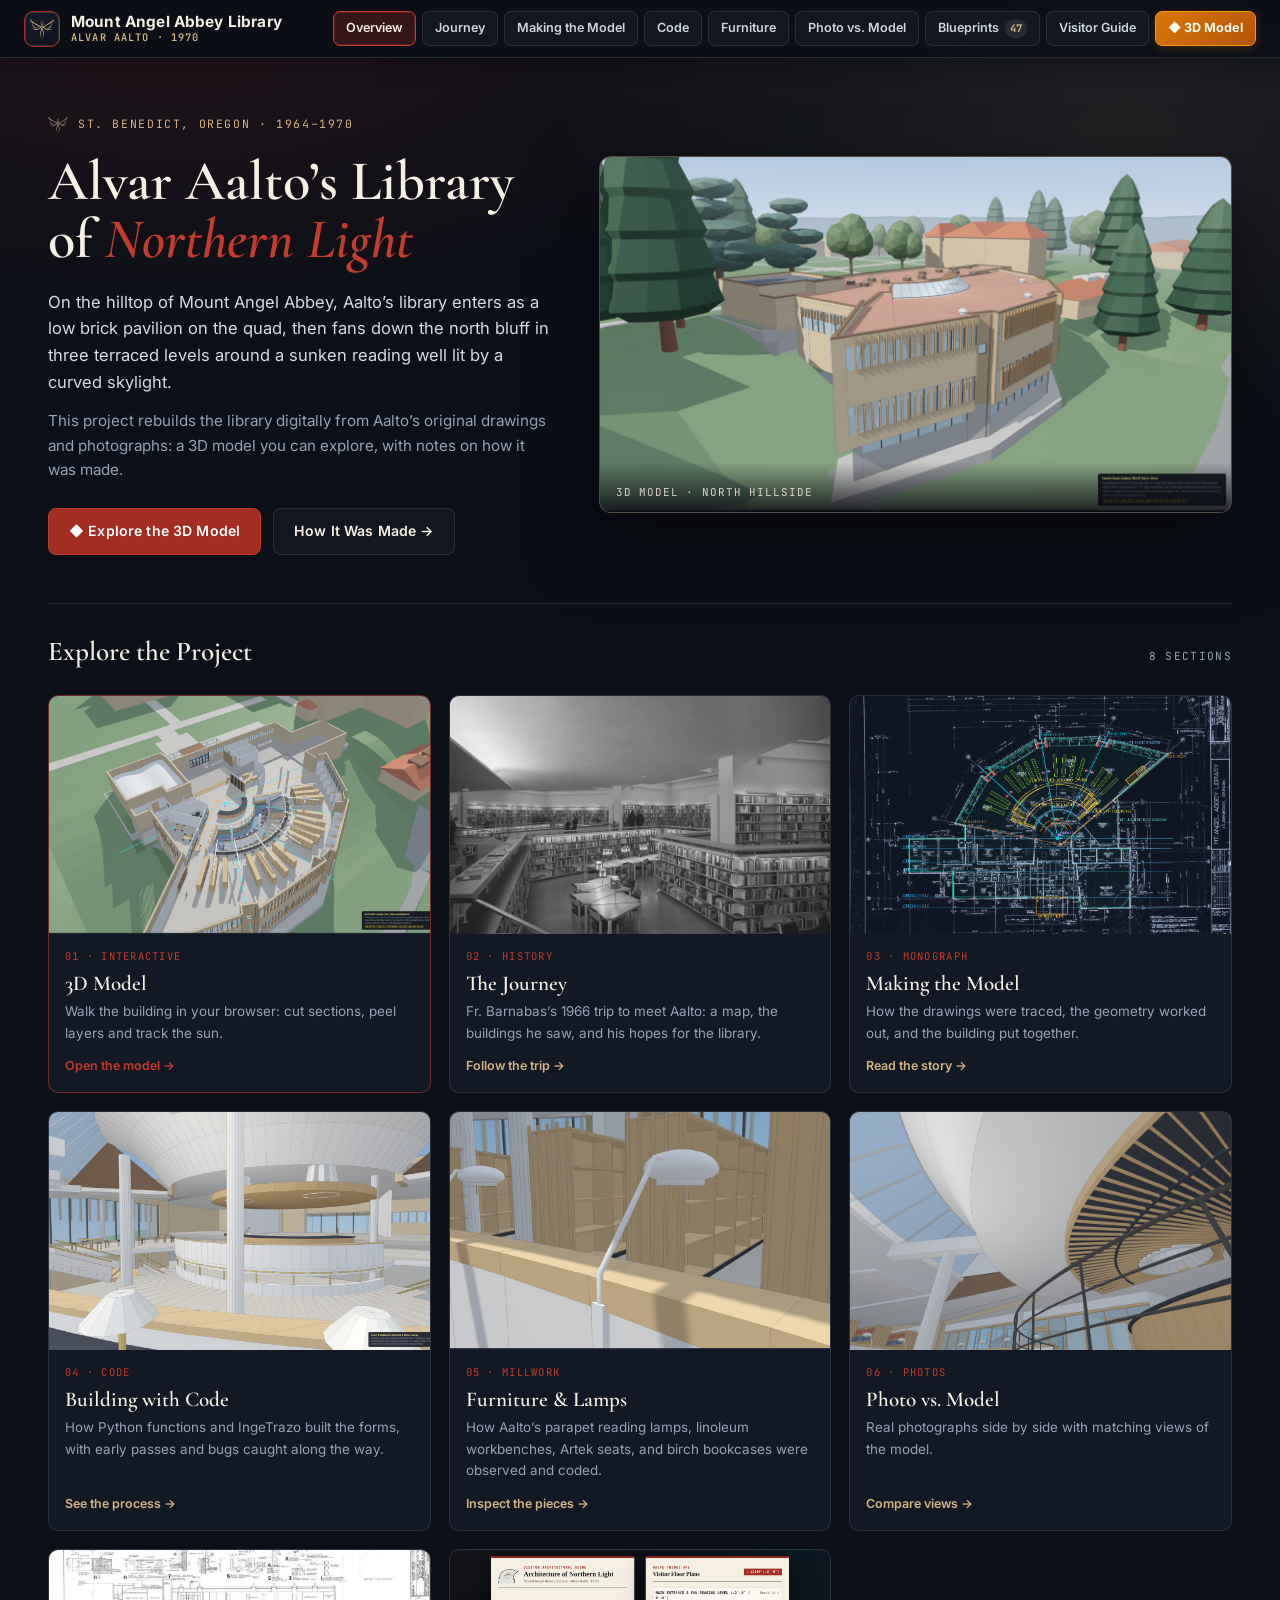
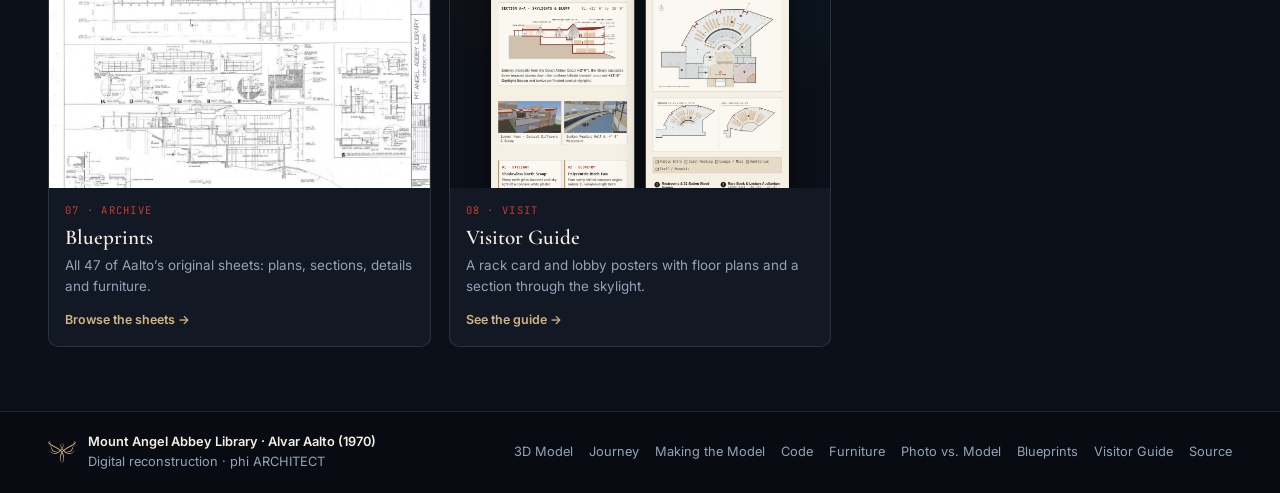
<file: docs/index.html>
<!DOCTYPE html>
<html lang="en">
<head>
  <meta charset="UTF-8" />
  <meta name="viewport" content="width=device-width, initial-scale=1.0" />
  <title>Mount Angel Abbey Library — Alvar Aalto (1970) · Digital Reconstruction</title>
  <meta name="description" content="A digital reconstruction of Alvar Aalto's Mount Angel Abbey Library (1970): interactive 3D model, making-of monograph, photo comparisons, archival blueprints and visitor guide." />
  <link rel="icon" href="favicon.ico" sizes="any" />
  <link rel="icon" href="favicon.svg" type="image/svg+xml" />
  <link rel="preconnect" href="https://fonts.googleapis.com" />
  <link rel="preconnect" href="https://fonts.gstatic.com" crossorigin />
  <link href="https://fonts.googleapis.com/css2?family=Cormorant+Garamond:ital,wght@0,500;0,600;0,700;1,500&family=Inter:wght@400;500;600;700&family=JetBrains+Mono:wght@400;500;600&display=swap" rel="stylesheet" />
  <link rel="stylesheet" href="suite.css" />
  <style>
    :root {
      --bg: #0b0f17;
      --surface: #121824;
      --surface-hi: #182030;
      --cream: #f5efe4;
      --birch: #d4b483;
      --poche: #a42d21;
      --poche-hi: #c43c2d;
      --text: #f3f4f6;
      --muted: #94a3b8;
      --border: rgba(148, 163, 184, 0.18);
      --border-warm: rgba(212, 180, 131, 0.32);
      --serif: 'Cormorant Garamond', Georgia, serif;
      --sans: 'Inter', -apple-system, BlinkMacSystemFont, 'Segoe UI', Roboto, sans-serif;
      --mono: 'JetBrains Mono', ui-monospace, SFMono-Regular, Menlo, monospace;
    }
    * { box-sizing: border-box; margin: 0; padding: 0; }
    html { background: var(--bg); color: var(--text); font-family: var(--sans); line-height: 1.6; }
    body {
      background:
        radial-gradient(1100px 540px at 14% 0%, rgba(164, 45, 33, 0.14), transparent 62%),
        radial-gradient(960px 520px at 88% 6%, rgba(212, 180, 131, 0.10), transparent 60%),
        var(--bg);
      min-height: 100vh;
      display: flex;
      flex-direction: column;
    }
    a { color: inherit; text-decoration: none; }
    .page-shell { max-width: 1240px; width: 100%; margin: 0 auto; padding: 0 28px; flex: 1; }

    /* ── Intro ── */
    .intro {
      display: grid;
      grid-template-columns: 1fr 1.25fr;
      gap: 44px;
      align-items: center;
      padding: 56px 0 48px;
    }
    .eyebrow {
      display: inline-flex; align-items: center; gap: 10px;
      font-family: var(--mono); font-size: 0.72rem; letter-spacing: 0.14em;
      text-transform: uppercase; color: var(--birch);
      margin-bottom: 18px;
    }
    .eyebrow img { opacity: 0.9; }
    h1 {
      font-family: var(--serif); font-weight: 600;
      font-size: clamp(2.3rem, 4.4vw, 3.6rem); line-height: 1.04;
      color: var(--cream); margin-bottom: 20px;
    }
    h1 em { color: var(--poche-hi); font-style: italic; }
    .lead { font-size: 1.04rem; color: #d6dae2; max-width: 34em; margin-bottom: 14px; }
    .lead.sub { font-size: 0.95rem; color: var(--muted); }
    .cta-row { display: flex; flex-wrap: wrap; gap: 12px; margin-top: 26px; }
    .btn {
      display: inline-flex; align-items: center; gap: 8px;
      padding: 11px 20px; border-radius: 8px;
      font-size: 0.88rem; font-weight: 600; letter-spacing: 0.01em;
      border: 1px solid var(--border); transition: background 0.18s, border-color 0.18s, transform 0.18s;
    }
    .btn:hover { transform: translateY(-1px); }
    .btn-poche { background: var(--poche); border-color: var(--poche-hi); color: #fff; }
    .btn-poche:hover { background: var(--poche-hi); }
    .btn-ghost { background: rgba(255,255,255,0.03); color: var(--cream); }
    .btn-ghost:hover { border-color: var(--border-warm); }

    .hero-figure {
      position: relative; margin: 0;
      border-radius: 12px; overflow: hidden;
      border: 1px solid var(--border-warm);
      box-shadow: 0 30px 70px rgba(0,0,0,0.5);
      aspect-ratio: 16 / 9;
      background: var(--surface);
    }
    .hero-figure img { width: 100%; height: 100%; object-fit: cover; display: block; }
    .hero-figure figcaption {
      position: absolute; left: 0; right: 0; bottom: 0;
      padding: 22px 16px 10px;
      font-family: var(--mono); font-size: 0.68rem; letter-spacing: 0.08em;
      color: rgba(245,239,228,0.85);
      background: linear-gradient(transparent, rgba(8,10,16,0.85));
    }

    /* ── Directory ── */
    .section-head {
      display: flex; align-items: baseline; justify-content: space-between; gap: 16px;
      border-top: 1px solid var(--border); padding-top: 26px; margin-bottom: 22px;
    }
    .section-head h2 { font-family: var(--serif); font-weight: 600; font-size: 1.7rem; color: var(--cream); }
    .section-head span { font-family: var(--mono); font-size: 0.7rem; letter-spacing: 0.12em; text-transform: uppercase; color: var(--muted); }

    .directory {
      display: grid;
      grid-template-columns: repeat(auto-fill, minmax(300px, 1fr));
      gap: 18px;
      padding-bottom: 64px;
    }
    .card {
      display: flex; flex-direction: column;
      background: var(--surface); border: 1px solid var(--border);
      border-radius: 10px; overflow: hidden;
      transition: border-color 0.2s, transform 0.2s, box-shadow 0.2s;
    }
    .card:hover { border-color: var(--border-warm); transform: translateY(-3px); box-shadow: 0 18px 40px rgba(0,0,0,0.4); }
    .card-thumb { aspect-ratio: 16 / 10; overflow: hidden; background: var(--surface-hi); }
    .card-thumb img { width: 100%; height: 100%; object-fit: cover; display: block; transition: transform 0.4s; }
    .card:hover .card-thumb img { transform: scale(1.04); }
    .card-body { padding: 14px 16px 16px; display: flex; flex-direction: column; gap: 6px; flex: 1; }
    .card-num { font-family: var(--mono); font-size: 0.66rem; letter-spacing: 0.12em; color: var(--poche-hi); }
    .card h3 { font-family: var(--serif); font-weight: 600; font-size: 1.32rem; line-height: 1.15; color: var(--cream); }
    .card p { font-size: 0.84rem; color: var(--muted); flex: 1; }
    .card-go { font-size: 0.78rem; font-weight: 600; color: var(--birch); margin-top: 6px; }
    .card.is-primary { border-color: rgba(196, 60, 45, 0.55); }
    .card.is-primary .card-go { color: var(--poche-hi); }

    /* ── Footer ── */
    .suite-footer { border-top: 1px solid var(--border); background: rgba(8,10,16,0.6); }
    .suite-footer-inner {
      max-width: 1240px; margin: 0 auto; padding: 20px 28px;
      display: flex; flex-wrap: wrap; align-items: center; justify-content: space-between; gap: 16px;
      font-size: 0.8rem; color: var(--muted);
    }
    .footer-brand { display: flex; align-items: center; gap: 12px; }
    .footer-brand strong { color: var(--cream); font-weight: 600; display: block; }
    .footer-links { display: flex; flex-wrap: wrap; gap: 16px; }
    .footer-links a:hover { color: var(--birch); }

    @media (max-width: 900px) {
      .intro { grid-template-columns: 1fr; gap: 30px; padding-top: 36px; }
    }
  </style>
</head>
<body>
  <header class="suite-header">
    <a href="index.html" class="suite-brand" title="Mount Angel Abbey Library — Project Overview">
      <span class="suite-crest">
        <img src="angel-logo.svg" alt="Mount Angel Abbey Crest" width="24" height="19" />
      </span>
      <span class="suite-brand-text">
        <span class="suite-brand-title">Mount Angel Abbey Library</span>
        <span class="suite-brand-sub">Alvar Aalto &middot; 1970</span>
      </span>
    </a>

    <nav class="suite-nav" aria-label="Project Suite">
      <a href="index.html" class="suite-link is-active">Overview</a>
      <a href="journey.html" class="suite-link">Journey</a>
      <a href="making-of.html" class="suite-link">Making the Model</a>
      <a href="code.html" class="suite-link">Code</a>
      <a href="furniture.html" class="suite-link">Furniture</a>
      <a href="photo-compare.html" class="suite-link">Photo vs. Model</a>
      <a href="drawings.html" class="suite-link">Blueprints <span class="suite-count">47</span></a>
      <a href="visitor-guide.html" class="suite-link">Visitor Guide</a>
      <a href="library-3d.html" class="suite-link suite-link-3d">&#9670; 3D Model</a>
    </nav>
  </header>

  <main class="page-shell">
    <section class="intro" aria-label="Project Introduction">
      <div>
        <div class="eyebrow">
          <img src="angel-logo.svg" alt="" width="20" height="15" />
          <span>St. Benedict, Oregon &middot; 1964&ndash;1970</span>
        </div>
        <h1>Alvar Aalto&rsquo;s Library of <em>Northern Light</em></h1>
        <p class="lead">
          On the hilltop of Mount Angel Abbey, Aalto&rsquo;s library enters as a low brick pavilion on the quad, then fans down the north bluff in three terraced levels around a sunken reading well lit by a curved skylight.
        </p>
        <p class="lead sub">
          This project rebuilds the library digitally from Aalto&rsquo;s original drawings and photographs: a 3D model you can explore, with notes on how it was made.
        </p>
        <div class="cta-row">
          <a href="library-3d.html" class="btn btn-poche">&#9670; Explore the 3D Model</a>
          <a href="making-of.html" class="btn btn-ghost">How It Was Made &rarr;</a>
        </div>
      </div>
      <figure class="hero-figure">
        <img src="renders/studio_01_hillside_hero.png" alt="3D model of the Mount Angel Abbey Library fanning down the hillside" />
        <figcaption>3D MODEL &middot; NORTH HILLSIDE</figcaption>
      </figure>
    </section>

    <section aria-label="Project Directory">
      <div class="section-head">
        <h2>Explore the Project</h2>
        <span>8 sections</span>
      </div>
      <div class="directory">
        <a class="card is-primary" href="library-3d.html">
          <div class="card-thumb"><img src="renders/studio_03_roof_cutaway_axon.png" alt="Roof cutaway of the 3D model" loading="lazy" /></div>
          <div class="card-body">
            <span class="card-num">01 &middot; INTERACTIVE</span>
            <h3>3D Model</h3>
            <p>Walk the building in your browser: cut sections, peel layers and track the sun.</p>
            <span class="card-go">Open the model &rarr;</span>
          </div>
        </a>
        <a class="card" href="journey.html">
          <div class="card-thumb"><img src="journey/rovaniemi_1965.jpg" alt="Rovaniemi library in 1965" loading="lazy" /></div>
          <div class="card-body">
            <span class="card-num">02 &middot; HISTORY</span>
            <h3>The Journey</h3>
            <p>Fr. Barnabas&rsquo;s 1966 trip to meet Aalto: a map, the buildings he saw, and his hopes for the library.</p>
            <span class="card-go">Follow the trip &rarr;</span>
          </div>
        </a>
        <a class="card" href="making-of.html">
          <div class="card-thumb"><img src="overlays/proofs/proof_sheet_05.png" alt="Constructive geometry proof sheet" loading="lazy" /></div>
          <div class="card-body">
            <span class="card-num">03 &middot; MONOGRAPH</span>
            <h3>Making the Model</h3>
            <p>How the drawings were traced, the geometry worked out, and the building put together.</p>
            <span class="card-go">Read the story &rarr;</span>
          </div>
        </a>
        <a class="card" href="code.html">
          <div class="card-thumb"><img src="code/stage1_mezz.jpg" alt="Early parametric pass of the mezzanine and reading well" loading="lazy" /></div>
          <div class="card-body">
            <span class="card-num">04 &middot; CODE</span>
            <h3>Building with Code</h3>
            <p>How Python functions and IngeTrazo built the forms, with early passes and bugs caught along the way.</p>
            <span class="card-go">See the process &rarr;</span>
          </div>
        </a>
        <a class="card" href="furniture.html">
          <div class="card-thumb"><img src="furniture/render_01_lamp.jpg" alt="Close-up 3D view of Aalto's parapet-mounted mushroom reading lamp" loading="lazy" /></div>
          <div class="card-body">
            <span class="card-num">05 &middot; MILLWORK</span>
            <h3>Furniture &amp; Lamps</h3>
            <p>How Aalto&rsquo;s parapet reading lamps, linoleum workbenches, Artek seats, and birch bookcases were observed and coded.</p>
            <span class="card-go">Inspect the pieces &rarr;</span>
          </div>
        </a>
        <a class="card" href="photo-compare.html">
          <div class="card-thumb"><img src="renders/photo_match_06.png" alt="Model render matched to a photograph of the reading well" loading="lazy" /></div>
          <div class="card-body">
            <span class="card-num">06 &middot; PHOTOS</span>
            <h3>Photo vs. Model</h3>
            <p>Real photographs side by side with matching views of the model.</p>
            <span class="card-go">Compare views &rarr;</span>
          </div>
        </a>
        <a class="card" href="drawings.html">
          <div class="card-thumb"><img src="drawings/13-a13_gm-1150x700.jpg" alt="Aalto archival section drawing" loading="lazy" /></div>
          <div class="card-body">
            <span class="card-num">07 &middot; ARCHIVE</span>
            <h3>Blueprints</h3>
            <p>All 47 of Aalto&rsquo;s original sheets: plans, sections, details and furniture.</p>
            <span class="card-go">Browse the sheets &rarr;</span>
          </div>
        </a>
        <a class="card" href="visitor-guide.html">
          <div class="card-thumb"><img src="renders/visitor_guide_preview.png" alt="Visitor guide rack card and lobby posters" loading="lazy" /></div>
          <div class="card-body">
            <span class="card-num">08 &middot; VISIT</span>
            <h3>Visitor Guide</h3>
            <p>A rack card and lobby posters with floor plans and a section through the skylight.</p>
            <span class="card-go">See the guide &rarr;</span>
          </div>
        </a>
      </div>
    </section>
  </main>

  <footer class="suite-footer">
    <div class="suite-footer-inner">
      <div class="footer-brand">
        <img src="angel-logo.svg" alt="Mount Angel Abbey Crest" width="28" height="22" />
        <div>
          <strong>Mount Angel Abbey Library &middot; Alvar Aalto (1970)</strong>
          <span>Digital reconstruction &middot; phi ARCHITECT</span>
        </div>
      </div>
      <nav class="footer-links" aria-label="Footer Suite Navigation">
        <a href="library-3d.html">3D Model</a>
        <a href="journey.html">Journey</a>
        <a href="making-of.html">Making the Model</a>
        <a href="code.html">Code</a>
        <a href="furniture.html">Furniture</a>
        <a href="photo-compare.html">Photo vs. Model</a>
        <a href="drawings.html">Blueprints</a>
        <a href="visitor-guide.html">Visitor Guide</a>
        <a href="https://github.com/phiarchitect/mount_angel">Source</a>
      </nav>
    </div>
  </footer>
</body>
</html>
</file>
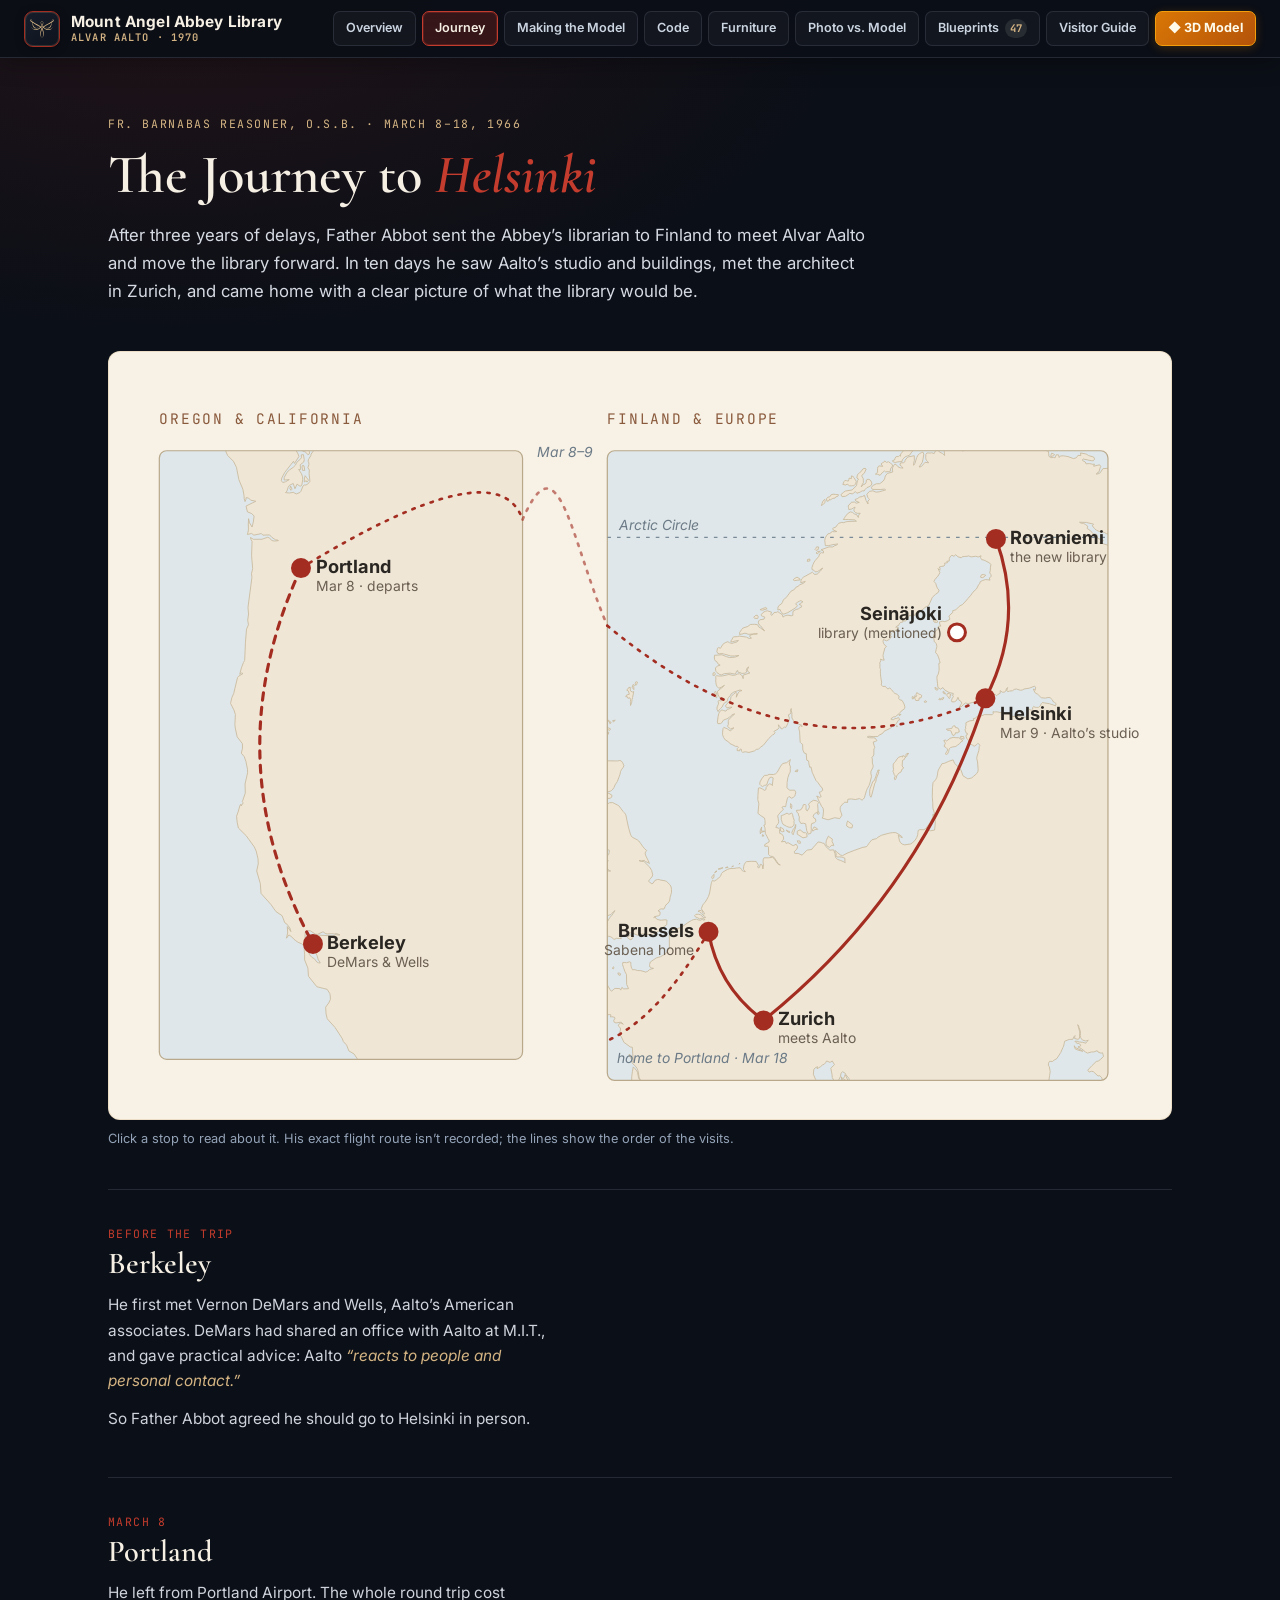
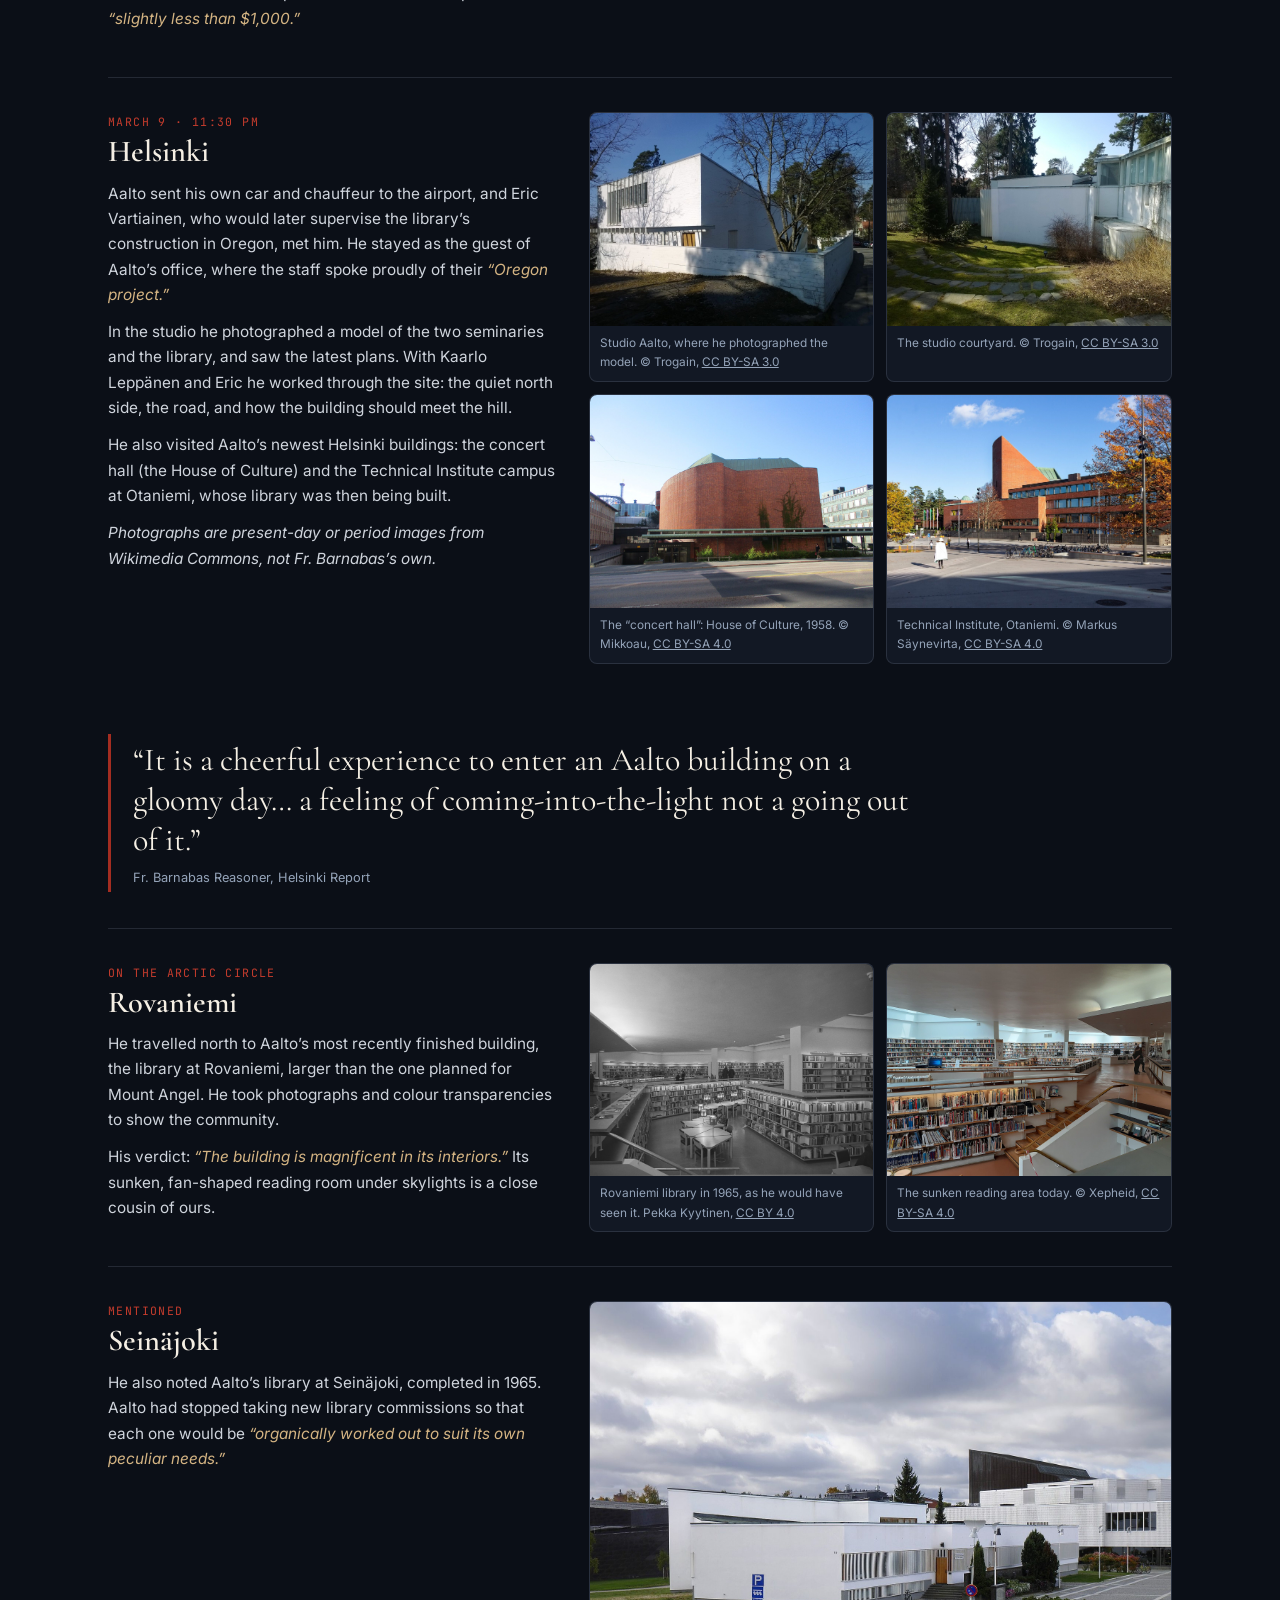
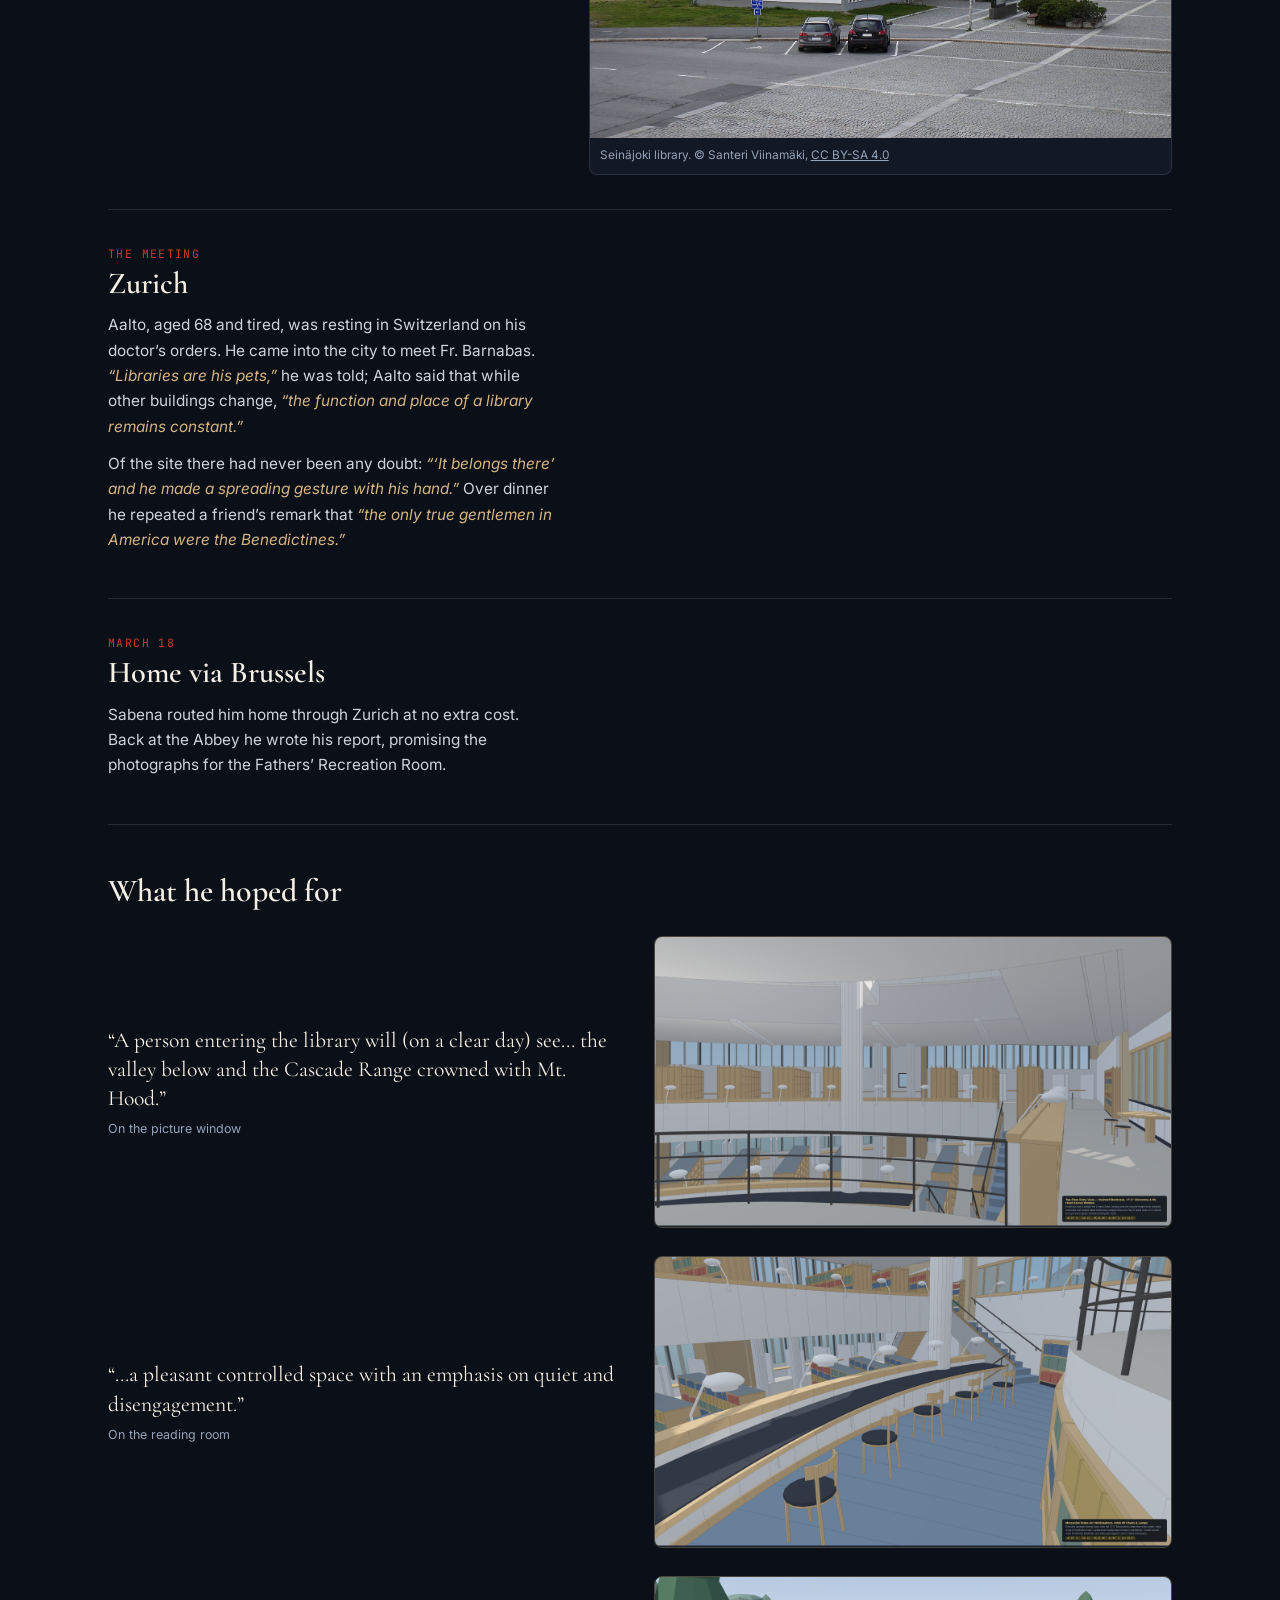
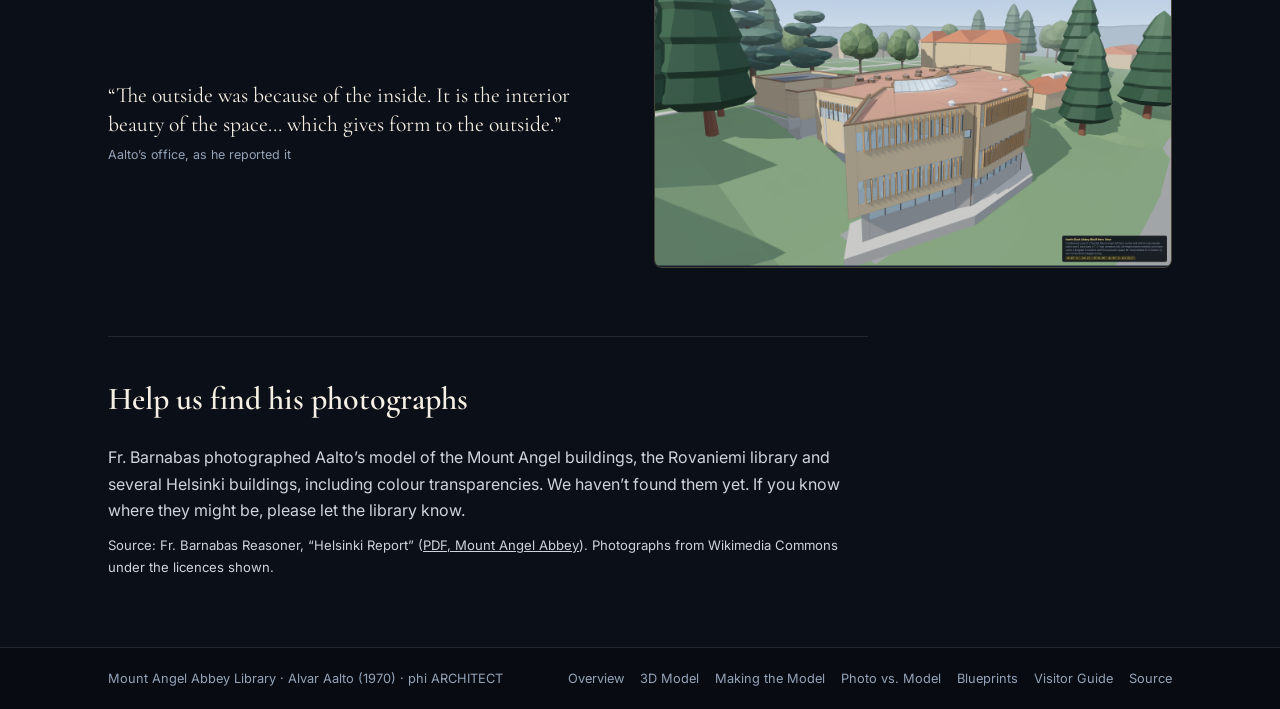
<file: docs/journey.html>
<!DOCTYPE html>
<html lang="en">
<head>
  <meta charset="UTF-8" />
  <meta name="viewport" content="width=device-width, initial-scale=1.0" />
  <title>The Journey to Helsinki, 1966 — Mount Angel Abbey Library</title>
  <meta name="description" content="Fr. Barnabas Reasoner's March 1966 journey to meet Alvar Aalto: map, the buildings he saw, and his hopes for the Mount Angel library." />
  <link rel="icon" href="favicon.ico" sizes="any" />
  <link rel="icon" href="favicon.svg" type="image/svg+xml" />
  <link rel="preconnect" href="https://fonts.googleapis.com" />
  <link rel="preconnect" href="https://fonts.gstatic.com" crossorigin />
  <link href="https://fonts.googleapis.com/css2?family=Cormorant+Garamond:ital,wght@0,500;0,600;0,700;1,500&family=Inter:wght@400;500;600;700&family=JetBrains+Mono:wght@400;500;600&display=swap" rel="stylesheet" />
  <link rel="stylesheet" href="suite.css" />
  <style>
    :root {
      --bg: #0b0f17; --surface: #121824; --cream: #f5efe4; --birch: #d4b483;
      --poche: #a42d21; --poche-hi: #c43c2d; --text: #f3f4f6; --muted: #94a3b8;
      --border: rgba(148, 163, 184, 0.18); --border-warm: rgba(212, 180, 131, 0.32);
      --serif: 'Cormorant Garamond', Georgia, serif;
      --sans: 'Inter', -apple-system, BlinkMacSystemFont, 'Segoe UI', Roboto, sans-serif;
      --mono: 'JetBrains Mono', ui-monospace, monospace;
    }
    * { box-sizing: border-box; margin: 0; padding: 0; }
    html { background: var(--bg); color: var(--text); font-family: var(--sans); line-height: 1.65; scroll-behavior: smooth; }
    body { background: radial-gradient(1100px 540px at 14% 0%, rgba(164, 45, 33, 0.14), transparent 62%), var(--bg); }
    a { color: inherit; }
    .shell { max-width: 1120px; margin: 0 auto; padding: 0 28px; }

    .intro { padding: 56px 0 28px; max-width: 760px; }
    .eyebrow { font-family: var(--mono); font-size: 0.72rem; letter-spacing: 0.14em; text-transform: uppercase; color: var(--birch); margin-bottom: 14px; }
    h1 { font-family: var(--serif); font-weight: 600; font-size: clamp(2.3rem, 4.4vw, 3.4rem); line-height: 1.05; color: var(--cream); margin-bottom: 18px; }
    h1 em { color: var(--poche-hi); }
    .lead { font-size: 1.05rem; color: #d6dae2; }

    .map-wrap { background: #f7f1e6; border-radius: 12px; padding: 14px; margin: 18px 0 8px; border: 1px solid var(--border-warm); }
    .journey-map { width: 100%; height: auto; display: block; font-family: var(--sans); }
    .jm-route { fill: none; stroke: var(--poche); stroke-width: 2.6; stroke-linecap: round; }
    .jm-dashed { stroke-dasharray: 6 6; }
    .jm-long { stroke-dasharray: 2 6; stroke-width: 2.2; }
    .jm-gap { stroke-opacity: 0.6; }
    .jm-label { font-size: 15px; font-weight: 700; fill: #2a2622; }
    .jm-sub { font-size: 11.5px; fill: #6b5f52; }
    .jm-note { font-size: 11.5px; font-style: italic; fill: #6b7a86; }
    .jm-panel { font-family: var(--mono); font-size: 12px; letter-spacing: 0.12em; text-transform: uppercase; fill: #8a5a3c; }
    .jm-stop:hover circle { r: 9; }
    .map-caption { font-size: 0.8rem; color: var(--muted); margin-bottom: 40px; }

    blockquote.pull { font-family: var(--serif); font-size: clamp(1.5rem, 2.6vw, 2rem); line-height: 1.25; color: var(--cream); border-left: 3px solid var(--poche); padding: 6px 0 6px 22px; margin: 36px 0; max-width: 820px; }
    blockquote.pull cite { display: block; font-family: var(--sans); font-style: normal; font-size: 0.8rem; color: var(--muted); margin-top: 10px; }

    .stop { display: grid; grid-template-columns: 1fr 1.3fr; gap: 32px; align-items: start; padding: 34px 0; border-top: 1px solid var(--border); scroll-margin-top: 80px; }
    .stop-date { font-family: var(--mono); font-size: 0.72rem; letter-spacing: 0.12em; color: var(--poche-hi); text-transform: uppercase; }
    .stop h2 { font-family: var(--serif); font-weight: 600; font-size: 1.9rem; color: var(--cream); line-height: 1.1; margin: 4px 0 12px; }
    .stop p { color: #cfd4dc; margin-bottom: 12px; font-size: 0.96rem; }
    .stop q { color: var(--birch); font-style: italic; }
    .photos { display: grid; gap: 12px; grid-template-columns: 1fr 1fr; }
    .photos.one { grid-template-columns: 1fr; }
    figure { margin: 0; background: var(--surface); border: 1px solid var(--border); border-radius: 8px; overflow: hidden; }
    figure img { width: 100%; aspect-ratio: 4 / 3; object-fit: cover; display: block; }
    figcaption { padding: 8px 10px; font-size: 0.74rem; color: var(--muted); }
    figcaption a { color: var(--muted); }
    .stand-in { font-size: 0.78rem; color: var(--muted); font-style: italic; }

    .hopes { padding: 40px 0; border-top: 1px solid var(--border); }
    .hopes h2, .find h2 { font-family: var(--serif); font-weight: 600; font-size: 2rem; color: var(--cream); margin-bottom: 18px; }
    .hope { display: grid; grid-template-columns: 1fr 1fr; gap: 28px; align-items: center; margin-bottom: 28px; }
    .hope blockquote { font-family: var(--serif); font-size: 1.35rem; line-height: 1.35; color: var(--cream); }
    .hope blockquote span { display: block; font-family: var(--sans); font-size: 0.78rem; color: var(--muted); margin-top: 8px; }
    .hope img { width: 100%; border-radius: 8px; border: 1px solid var(--border-warm); display: block; }

    .find { padding: 36px 0 56px; border-top: 1px solid var(--border); max-width: 760px; }
    .find p { color: #cfd4dc; margin-bottom: 12px; }
    .source { font-size: 0.82rem; color: var(--muted); }

    .suite-footer { border-top: 1px solid var(--border); background: rgba(8,10,16,0.6); }
    .suite-footer-inner { max-width: 1120px; margin: 0 auto; padding: 20px 28px; display: flex; flex-wrap: wrap; justify-content: space-between; gap: 16px; font-size: 0.8rem; color: var(--muted); }
    .footer-links { display: flex; flex-wrap: wrap; gap: 16px; }
    .footer-links a { text-decoration: none; }
    .footer-links a:hover { color: var(--birch); }

    @media (max-width: 860px) {
      .stop, .hope { grid-template-columns: 1fr; }
    }
  </style>
</head>
<body>
  <header class="suite-header">
    <a href="index.html" class="suite-brand" title="Mount Angel Abbey Library — Project Overview">
      <span class="suite-crest"><img src="angel-logo.svg" alt="Mount Angel Abbey Crest" width="24" height="19" /></span>
      <span class="suite-brand-text">
        <span class="suite-brand-title">Mount Angel Abbey Library</span>
        <span class="suite-brand-sub">Alvar Aalto &middot; 1970</span>
      </span>
    </a>
    <nav class="suite-nav" aria-label="Project Suite">
      <a href="index.html" class="suite-link">Overview</a>
      <a href="journey.html" class="suite-link is-active">Journey</a>
      <a href="making-of.html" class="suite-link">Making the Model</a>
      <a href="code.html" class="suite-link">Code</a>
      <a href="furniture.html" class="suite-link">Furniture</a>
      <a href="photo-compare.html" class="suite-link">Photo vs. Model</a>
      <a href="drawings.html" class="suite-link">Blueprints <span class="suite-count">47</span></a>
      <a href="visitor-guide.html" class="suite-link">Visitor Guide</a>
      <a href="library-3d.html" class="suite-link suite-link-3d">&#9670; 3D Model</a>
    </nav>
  </header>

  <main class="shell">
    <section class="intro">
      <div class="eyebrow">Fr. Barnabas Reasoner, O.S.B. &middot; March 8&ndash;18, 1966</div>
      <h1>The Journey to <em>Helsinki</em></h1>
      <p class="lead">
        After three years of delays, Father Abbot sent the Abbey&rsquo;s librarian to Finland to meet Alvar Aalto and move the library forward. In ten days he saw Aalto&rsquo;s studio and buildings, met the architect in Zurich, and came home with a clear picture of what the library would be.
      </p>
    </section>

    <div class="map-wrap">
      <svg class="journey-map" viewBox="0 0 854 610" xmlns="http://www.w3.org/2000/svg" role="img" aria-label="Map of Fr. Barnabas Reasoner's journey, March 1966">
<clipPath id="clip0"><rect x="30" y="70" width="300.0" height="502.6" rx="6"/></clipPath>
<rect x="30" y="70" width="300.0" height="502.6" rx="6" fill="#dfe7ea"/>
<path d="M9.1,-36.2L24.0,-31.2L38.9,-28.7L49.8,-25.7L56.5,-24.8L59.0,-24.2L60.5,-23.2L62.4,-20.7L65.6,-14.7L68.0,-10.9L73.0,-4.3L77.0,0.4L77.9,2.2L77.0,2.8L80.1,8.5L85.7,12.6L90.1,14.5L99.4,17.7L105.1,20.8L106.9,22.9L109.4,25.0L110.4,26.4L112.4,31.8L116.2,36.9L120.1,46.6L120.8,45.8L121.3,42.9L122.5,41.9L123.3,43.0L124.0,45.6L126.5,51.7L125.7,53.5L121.6,52.8L120.5,53.9L118.9,56.1L117.8,57.0L107.5,54.5L101.5,52.5L93.7,49.3L84.3,46.0L79.0,43.7L74.5,41.4L71.4,39.4L70.8,37.7L77.0,31.5L79.5,28.7L80.5,26.4L81.0,24.1L80.6,21.2L79.8,24.2L79.0,26.6L77.9,28.5L70.0,30.1L64.1,29.9L61.2,32.2L58.7,31.7L55.2,28.6L50.1,26.1L53.9,24.2L55.7,22.3L54.2,22.1L53.2,21.8L51.1,19.3L49.9,18.7L47.4,19.8L45.5,18.2L46.9,14.5L44.4,15.0L42.8,13.4L39.9,13.1L37.7,12.0L36.6,14.0L32.4,11.7L30.0,13.7L28.5,12.9L28.1,7.9L28.3,6.5L31.7,4.9L40.3,3.6L41.0,2.8L34.6,3.2L32.9,2.5L31.1,0.8L29.2,0.9L28.3,0.3L27.2,-0.9L24.5,-5.5L22.7,-6.6L19.5,-7.3L17.9,-8.2L16.6,-6.5L15.7,-5.7L13.5,-5.3L11.6,-5.6L10.0,-6.8L9.1,-8.4L8.8,-10.1L9.6,-12.4L9.2,-14.4L8.5,-15.3L7.5,-16.0L6.9,-14.3L6.3,-13.3L4.5,-12.5L3.1,-13.8L2.1,-15.7L1.0,-17.0L-5.2,-17.0L-8.1,-15.3L-9.5,-15.2L-10.9,-15.6L-9.8,-18.9L-10.2,-22.2L-13.4,-23.5L-12.2,-28.3L-11.2,-29.1L-9.9,-29.4L-4.2,-29.7L-2.3,-29.1L0.4,-26.7L-0.7,-30.4L-0.9,-32.0L1.0,-33.9L-0.8,-34.4L-7.5,-34.8L-6.9,-32.0L-10.9,-30.5L-13.9,-30.2L-16.8,-30.5L-19.1,-31.4L-23.0,-34.9L-25.5,-38.4L-25.4,-40.3L-24.0,-42.4L-22.2,-43.7L-18.0,-44.9L-12.5,-45.0L-6.4,-43.4L9.1,-36.2ZM215.8,632.0L214.2,632.1L211.8,631.6L212.6,630.7L214.0,630.0L215.8,632.0ZM241.9,664.4L240.5,664.5L238.7,664.1L237.7,662.0L239.2,661.8L240.6,662.1L241.7,663.8ZM139.4,102.0L138.7,102.7L137.8,101.1L138.4,99.2L139.5,101.5ZM42.2,15.6L43.1,19.2L39.4,18.6L38.1,17.9L38.1,16.2L38.7,14.5L41.5,15.1ZM153.2,94.3L151.9,95.9L151.3,94.7L149.7,95.8L149.8,93.3L150.4,90.6L151.7,92.3L153.2,94.3ZM150.1,86.3L148.3,86.2L147.8,83.4L148.2,82.2L149.5,82.4L150.1,86.3ZM141.5,42.9L140.7,44.7L138.5,43.4L138.4,45.4L135.4,44.8L134.9,43.8L135.7,42.7L137.5,41.6L141.5,42.9ZM140.4,52.7L138.3,52.5L137.4,51.6L137.0,50.5L137.6,48.4L138.9,47.9L139.1,49.8L140.6,51.8ZM134.6,49.9L135.4,51.2L132.2,50.3L130.8,49.6L129.9,46.4L131.6,45.3L134.3,48.3L134.6,49.9ZM147.8,63.7L149.3,69.0L149.9,66.8L154.0,70.6L154.0,72.5L152.7,73.3L151.2,71.4L150.2,70.8L148.3,70.3L147.3,68.8L146.8,64.8L146.3,63.9L144.3,63.0L142.8,60.9L143.3,58.7L144.9,55.9L146.1,54.5L147.8,55.5L148.9,57.1L144.2,60.3L146.3,61.4L147.8,63.7ZM100.4,8.4L94.1,6.1L91.3,4.3L90.2,2.9L89.5,2.2L86.1,0.2L85.5,-0.7L86.3,-1.4L88.6,-1.0L92.4,0.5L95.7,3.0L100.4,8.4ZM123.8,34.4L118.8,32.0L115.6,28.2L114.3,26.0L120.5,31.6L123.7,33.5ZM121.9,39.7L120.7,40.7L119.5,39.8L117.5,32.8L121.0,35.1L120.4,36.0L122.3,38.1L122.8,39.6ZM75.7,-11.6L74.2,-15.8L75.1,-17.5L75.3,-19.2L76.9,-17.1L77.5,-15.7L77.8,-13.8L75.7,-11.6ZM25.8,5.4L22.7,5.1L20.6,4.0L16.8,0.9L17.9,-0.9L17.2,-3.9L20.2,-5.3L22.9,-4.1L24.1,-2.7L25.5,-0.2L26.2,2.6L26.2,4.6ZM69.5,-14.3L69.1,-12.2L67.2,-15.7L64.2,-22.9L64.6,-24.7L66.0,-27.1L69.1,-26.1L70.8,-24.1L72.3,-21.2L72.8,-19.3L71.6,-17.0L69.5,-14.3ZM274.5,680.1L272.7,680.5L270.8,679.6L269.1,675.8L267.3,672.7L268.3,671.9L269.8,674.8L273.5,679.2L274.5,680.1ZM223.7,636.2L221.6,636.8L220.0,636.3L217.4,632.4L222.8,631.9L225.2,633.6L223.7,636.2ZM228.5,629.8L234.6,631.8L237.9,630.8L238.5,631.8L230.7,634.3L228.4,633.2L228.2,631.7L227.5,630.2L228.5,629.8ZM274.6,657.7L276.1,660.6L273.9,660.3L271.6,660.4L270.9,658.8L270.2,656.6L268.2,655.8L267.9,654.5L273.2,656.5L274.6,657.7ZM995.7,-885.6L999.9,-885.4L1002.4,-885.9L1010.7,-885.7L1012.6,-884.7L1011.6,-882.0L1012.1,-880.5L1017.7,-877.7L1022.8,-875.8L1027.3,-873.4L1034.1,-868.4L1035.5,-866.9L1036.5,-865.4L1038.3,-859.8L1038.5,-857.6L1037.9,-851.5L1037.3,-850.3L1035.6,-848.9L1041.5,-846.7L1045.7,-843.6L1048.0,-842.5L1053.3,-840.8L1054.3,-840.2L1055.5,-839.1L1058.6,-834.5L1063.5,-830.3L1062.8,-827.5L1065.5,-826.1L1067.2,-826.5L1068.7,-828.0L1070.4,-828.4L1072.2,-827.8L1073.5,-826.7L1075.4,-824.0L1078.1,-821.8L1076.5,-820.6L1069.2,-820.0L1065.2,-820.4L1061.4,-821.5L1058.7,-822.6L1056.3,-824.3L1054.1,-822.7L1051.4,-820.7L1049.6,-818.8L1051.6,-818.0L1061.2,-818.0L1063.3,-817.5L1065.7,-816.2L1062.9,-814.0L1056.5,-810.3L1042.5,-803.1L1038.4,-801.3L1039.4,-800.8L1040.9,-800.6L1045.7,-800.9L1050.2,-801.9L1055.6,-801.5L1058.1,-800.7L1057.3,-799.9L1058.7,-798.7L1067.6,-795.8L1073.3,-796.4L1079.0,-799.2L1083.5,-800.6L1088.9,-800.4L1090.5,-800.1L1085.8,-797.8L1082.2,-796.1L1086.4,-796.3L1096.5,-795.2L1101.4,-794.9L1105.0,-795.2L1108.4,-794.7L1111.5,-793.6L1112.5,-792.8L1109.6,-792.3L1106.8,-792.3L1104.5,-791.6L1102.5,-790.2L1101.2,-788.4L1100.3,-786.1L1098.2,-785.2L1094.9,-785.6L1093.5,-786.2L1094.3,-787.1L1090.6,-786.6L1088.5,-786.6L1102.7,-778.7L1107.4,-772.3L1110.6,-769.7L1108.8,-767.2L1108.7,-765.8L1109.7,-761.9L1109.2,-758.8L1107.8,-753.3L1109.2,-751.6L1112.3,-750.1L1114.2,-748.2L1115.5,-747.5L1116.4,-746.0L1117.6,-745.0L1118.9,-744.6L1119.8,-745.1L1120.3,-746.5L1121.5,-747.8L1124.8,-750.2L1128.1,-754.0L1128.6,-755.2L1128.1,-758.1L1128.5,-759.4L1131.5,-763.8L1132.5,-766.9L1133.4,-771.7L1135.0,-775.0L1138.4,-777.9L1144.4,-783.6L1146.6,-784.7L1149.0,-785.3L1153.3,-785.1L1156.4,-783.3L1160.6,-779.9L1165.9,-776.8L1175.5,-772.6L1178.3,-771.0L1183.8,-766.9L1186.1,-762.7L1187.7,-756.9L1189.0,-753.4L1190.2,-752.2L1190.7,-750.5L1190.6,-748.1L1190.2,-746.3L1189.4,-745.0L1188.2,-744.2L1185.3,-744.0L1181.7,-744.3L1180.6,-744.9L1178.7,-747.7L1174.6,-745.8L1174.2,-744.7L1175.4,-740.9L1175.2,-733.8L1175.6,-732.2L1179.1,-724.8L1185.1,-719.2L1200.0,-708.3L1200.9,-707.1L1202.5,-702.6L1203.2,-701.7L1204.2,-701.1L1207.0,-701.4L1212.5,-704.8L1217.3,-708.3L1220.6,-710.2L1222.5,-710.3L1224.5,-711.0L1226.7,-712.1L1228.2,-713.4L1228.9,-714.8L1229.9,-720.1L1230.7,-722.7L1233.1,-726.2L1233.9,-727.2L1245.5,-736.1L1246.4,-737.1L1251.3,-747.4L1253.1,-752.1L1253.3,-755.0L1252.7,-757.5L1253.0,-759.6L1254.3,-761.2L1255.7,-762.4L1258.1,-763.5L1259.5,-765.2L1262.2,-765.4L1264.9,-764.2L1266.7,-764.0L1279.0,-765.3L1271.8,-768.2L1272.5,-770.7L1274.8,-772.4L1277.5,-772.9L1278.1,-774.0L1279.1,-777.4L1278.3,-778.2L1271.6,-781.1L1267.7,-781.0L1263.4,-783.8L1262.2,-787.2L1262.0,-788.7L1262.5,-791.0L1262.7,-792.6L1261.9,-794.1L1262.5,-796.5L1262.1,-797.8L1260.5,-799.3L1259.9,-800.6L1261.6,-804.5L1260.1,-807.4L1259.0,-808.0L1262.5,-808.6L1265.9,-808.1L1269.7,-806.8L1274.4,-806.8L1280.0,-808.0L1285.6,-808.6L1295.4,-808.4L1297.8,-808.0L1307.5,-804.4L1315.0,-802.6L1318.4,-802.7L1335.3,-802.0L1342.6,-802.4L1346.4,-802.2L1353.8,-800.2L1353.3,-798.6L1350.1,-795.8L1346.0,-795.3L1342.4,-794.3L1345.7,-792.9L1355.7,-790.9L1358.0,-787.8L1358.8,-786.4L1357.6,-785.1L1360.5,-784.4L1366.4,-785.5L1373.0,-784.8L1382.6,-782.4L1383.7,-781.9L1385.4,-780.0L1376.7,-774.6L1372.2,-772.7L1366.5,-770.8L1374.4,-769.6L1380.7,-769.0L1383.6,-768.4L1385.1,-767.5L1387.1,-765.6L1387.4,-764.1L1387.2,-762.1L1386.6,-760.7L1379.2,-756.6L1375.8,-755.3L1370.1,-753.8L1367.6,-752.7L1364.8,-752.8L1361.8,-754.3L1358.7,-754.6L1353.1,-753.4L1350.0,-753.5L1348.5,-753.1L1351.1,-749.6L1352.6,-748.6L1352.1,-746.6L1353.2,-745.7L1358.3,-740.1L1359.4,-739.6L1362.7,-741.5L1364.0,-742.1L1364.6,-741.2L1362.2,-736.3L1361.9,-735.0L1363.1,-731.3L1365.7,-728.7L1368.9,-726.3L1373.7,-723.1L1380.2,-719.6L1382.6,-718.0L1386.2,-714.0L1386.9,-712.5L1386.0,-708.4L1383.4,-701.6L1381.7,-697.8L1381.0,-696.8L1376.1,-694.1L1373.3,-693.5L1368.8,-693.5L1367.2,-693.0L1364.8,-690.8L1361.6,-687.0L1359.0,-684.6L1357.2,-683.5L1353.8,-682.3L1348.4,-678.8L1345.8,-677.4L1336.5,-676.0L1329.0,-671.2L1326.0,-669.6L1322.8,-668.7L1319.3,-668.6L1317.3,-669.4L1316.1,-672.3L1315.5,-673.3L1312.8,-675.3L1307.4,-681.1L1305.1,-683.1L1303.5,-683.5L1300.4,-683.2L1298.8,-683.4L1295.3,-685.2L1294.0,-686.4L1296.8,-687.6L1295.7,-688.5L1291.0,-691.1L1289.1,-692.5L1284.2,-694.7L1279.6,-695.2L1273.8,-692.2L1271.6,-690.3L1274.5,-688.9L1275.7,-689.2L1278.0,-691.1L1279.3,-691.6L1282.9,-691.3L1285.8,-690.1L1286.9,-689.0L1295.4,-682.4L1298.3,-681.2L1299.5,-679.9L1300.4,-677.5L1302.2,-675.0L1306.1,-670.7L1310.2,-665.5L1311.1,-663.4L1308.9,-662.4L1304.6,-663.1L1296.2,-665.5L1293.0,-664.2L1291.2,-661.3L1286.2,-662.2L1277.7,-664.7L1272.1,-666.9L1269.3,-668.7L1265.8,-671.5L1261.7,-675.4L1256.9,-676.7L1251.2,-675.2L1243.1,-674.7L1226.0,-675.2L1223.8,-674.8L1224.3,-672.2L1222.8,-671.2L1224.4,-668.3L1227.5,-666.7L1236.0,-664.7L1241.6,-662.9L1245.0,-661.3L1246.1,-660.0L1246.2,-658.6L1244.6,-655.8L1243.7,-654.7L1223.9,-640.6L1216.4,-634.8L1212.6,-631.3L1209.2,-629.0L1206.3,-627.9L1201.4,-627.2L1194.7,-627.1L1185.9,-627.6L1181.4,-629.5L1173.2,-634.4L1167.4,-637.2L1164.8,-638.2L1162.7,-640.9L1160.7,-641.4L1156.6,-641.9L1152.4,-643.3L1142.4,-648.2L1137.2,-650.2L1132.5,-651.2L1128.3,-651.4L1126.7,-651.1L1129.6,-648.7L1128.3,-648.5L1124.9,-649.1L1121.5,-649.1L1115.5,-650.8L1109.6,-650.6L1105.3,-651.0L1100.2,-651.9L1094.7,-652.4L1085.8,-652.4L1082.7,-652.2L1086.4,-649.6L1093.8,-647.0L1092.8,-649.2L1095.5,-650.6L1107.1,-649.2L1120.2,-646.3L1123.6,-646.0L1127.3,-645.0L1131.4,-643.2L1137.0,-639.6L1147.7,-631.5L1151.2,-629.5L1155.8,-627.6L1179.1,-624.8L1187.1,-624.9L1203.2,-624.1L1211.8,-622.6L1214.2,-621.6L1214.9,-618.0L1214.1,-616.2L1209.5,-610.7L1206.6,-606.6L1188.4,-589.5L1186.1,-585.5L1185.1,-583.2L1181.8,-580.8L1173.6,-577.0L1165.4,-573.8L1160.5,-573.1L1156.1,-573.8L1153.2,-574.8L1149.0,-578.0L1151.8,-572.6L1148.6,-572.7L1142.9,-575.0L1141.1,-574.6L1140.0,-574.0L1138.5,-574.0L1136.5,-574.6L1133.0,-576.5L1132.1,-577.4L1131.2,-580.1L1123.8,-579.0L1122.6,-578.5L1125.4,-577.4L1126.4,-576.6L1129.2,-572.5L1127.3,-571.1L1120.7,-572.7L1123.2,-568.5L1124.5,-566.5L1120.4,-560.9L1117.6,-559.0L1113.9,-558.3L1111.6,-558.8L1109.0,-559.9L1107.1,-559.8L1105.9,-558.3L1103.8,-557.2L1100.6,-556.5L1096.6,-556.8L1091.8,-558.0L1078.8,-562.3L1074.8,-563.0L1067.2,-563.6L1066.3,-564.2L1067.4,-565.4L1065.5,-566.2L1063.9,-565.9L1062.2,-564.7L1059.1,-564.4L1054.8,-564.8L1048.5,-566.5L1035.9,-570.9L1022.1,-574.5L1014.1,-579.3L1017.1,-575.0L1016.9,-573.6L1015.3,-572.3L1015.1,-571.0L1018.2,-568.0L1022.5,-566.9L1026.9,-567.0L1025.2,-568.2L1023.6,-569.4L1022.8,-571.0L1027.5,-570.4L1030.0,-569.4L1049.1,-563.8L1054.8,-562.7L1059.1,-561.6L1060.3,-561.0L1058.8,-559.6L1051.2,-556.1L1056.3,-555.8L1062.7,-558.9L1066.3,-560.3L1069.7,-561.2L1074.4,-559.7L1080.3,-555.8L1085.1,-553.6L1091.9,-552.3L1095.9,-551.0L1102.6,-547.3L1103.7,-545.4L1104.3,-537.6L1104.0,-535.7L1103.2,-533.9L1101.7,-532.0L1098.9,-531.0L1094.8,-530.8L1091.6,-530.0L1084.5,-525.9L1081.5,-525.3L1068.9,-526.5L1064.0,-527.7L1061.7,-527.6L1060.4,-526.7L1059.1,-526.3L1054.2,-525.9L1053.4,-525.2L1053.7,-524.0L1054.6,-522.5L1055.8,-521.6L1057.7,-520.4L1060.5,-519.7L1066.3,-518.9L1066.9,-516.8L1064.8,-514.7L1062.6,-514.8L1058.8,-516.5L1056.9,-516.6L1055.3,-515.7L1053.0,-515.4L1050.1,-515.7L1048.5,-514.9L1048.1,-513.2L1047.2,-511.9L1043.8,-509.8L1042.0,-508.2L1044.0,-506.2L1046.2,-504.2L1048.7,-501.1L1049.2,-499.7L1047.6,-500.1L1045.6,-501.3L1043.0,-503.4L1039.0,-505.3L1030.4,-507.7L1028.8,-507.6L1029.6,-507.0L1035.4,-504.5L1037.6,-502.8L1037.8,-501.6L1033.0,-499.0L1034.2,-497.3L1032.8,-495.4L1030.0,-494.3L1024.5,-494.2L1026.1,-492.2L1026.8,-491.4L1025.0,-490.3L1017.5,-490.6L1019.2,-487.8L1020.2,-486.8L1022.1,-485.4L1025.6,-484.1L1024.4,-482.5L1022.4,-481.1L1013.7,-477.0L1007.6,-472.1L1006.8,-470.6L1008.3,-467.4L1006.7,-465.1L1003.2,-465.5L1003.3,-463.5L1003.5,-461.2L1003.0,-458.3L1000.4,-453.8L995.7,-447.6L992.2,-441.9L989.7,-436.8L987.9,-434.3L984.6,-434.2L982.1,-432.6L983.8,-431.7L984.9,-430.8L985.6,-429.3L984.9,-424.6L982.8,-416.9L981.4,-410.7L981.7,-391.6L981.4,-383.1L980.4,-378.4L978.9,-375.9L976.3,-375.1L979.6,-374.3L981.7,-373.2L982.7,-371.3L983.6,-368.4L984.8,-367.1L986.3,-367.3L987.6,-367.0L988.8,-366.2L992.4,-362.1L996.4,-360.9L996.6,-358.6L995.0,-345.7L995.0,-344.1L996.8,-347.3L998.7,-357.3L1001.3,-361.7L1003.3,-362.7L1011.6,-363.2L1020.4,-362.1L1023.7,-361.9L1026.7,-362.5L1029.6,-361.3L1030.4,-360.0L1031.2,-354.8L1032.0,-351.8L1037.2,-341.1L1039.7,-335.2L1042.8,-325.8L1044.0,-323.2L1050.3,-310.7L1051.5,-307.4L1052.0,-304.8L1051.8,-303.0L1050.6,-300.2L1048.5,-296.4L1046.6,-293.5L1044.7,-291.5L1042.9,-290.0L1040.9,-289.0L1043.2,-289.2L1045.5,-290.2L1049.7,-292.8L1051.3,-293.4L1055.9,-293.7L1053.8,-290.9L1057.5,-292.3L1064.5,-294.5L1091.7,-301.6L1098.1,-302.2L1107.2,-300.9L1114.7,-297.9L1122.7,-294.0L1131.3,-291.2L1144.7,-288.5L1148.7,-287.2L1156.5,-285.9L1160.2,-284.4L1164.6,-280.8L1171.6,-276.2L1176.9,-273.2L1182.7,-270.5L1188.7,-265.4L1198.2,-254.0L1200.5,-252.5L1206.4,-250.7L1217.4,-248.3L1233.7,-242.6L1240.8,-240.3L1245.5,-239.5L1250.1,-237.9L1254.7,-235.6L1258.2,-233.2L1260.6,-230.6L1262.8,-228.8L1266.5,-226.9L1268.5,-225.5L1268.6,-223.4L1264.1,-215.3L1268.6,-220.5L1271.1,-222.2L1273.2,-223.0L1277.4,-222.9L1283.8,-221.9L1289.5,-221.9L1294.3,-222.8L1298.4,-223.3L1301.8,-223.2L1304.3,-223.5L1305.8,-224.1L1307.7,-224.1L1315.0,-222.1L1317.9,-222.0L1328.6,-220.1L1335.4,-220.8L1336.6,-220.4L1339.0,-217.9L1341.0,-217.7L1344.4,-218.1L1347.7,-217.5L1353.2,-214.2L1355.8,-211.4L1358.2,-205.7L1358.4,-204.0L1353.9,-190.7L1352.5,-185.6L1352.3,-181.1L1353.2,-178.5L1357.1,-174.2L1357.8,-173.1L1360.1,-166.7L1360.8,-163.9L1360.5,-160.8L1359.3,-155.6L1359.6,-151.7L1360.6,-145.7L1360.2,-141.7L1358.4,-139.6L1357.2,-137.5L1356.3,-133.7L1356.3,-132.3L1357.2,-129.5L1358.9,-127.9L1361.8,-126.1L1364.4,-123.5L1369.2,-117.0L1372.7,-113.5L1377.0,-108.2L1377.8,-105.6L1376.7,-103.9L1375.2,-102.7L1371.7,-101.0L1370.2,-99.9L1375.6,-100.5L1378.5,-100.4L1381.0,-99.1L1383.1,-96.6L1386.4,-94.4L1391.2,-92.7L1395.9,-89.7L1403.8,-82.7L1405.3,-81.1L1407.4,-77.5L1410.1,-71.7L1411.6,-68.0L1411.7,-66.3L1410.1,-64.5L1404.8,-61.3L1399.5,-55.7L1401.2,-55.9L1404.7,-58.3L1410.7,-63.0L1414.0,-63.9L1417.0,-63.4L1421.9,-62.0L1426.2,-60.1L1429.9,-57.6L1435.5,-50.9L1441.3,-45.6L1444.6,-41.1L1443.6,-44.0L1441.4,-47.3L1435.9,-52.6L1433.6,-55.4L1433.1,-56.7L1432.9,-58.1L1433.3,-60.8L1434.3,-64.6L1435.7,-67.3L1437.4,-68.8L1438.6,-70.5L1439.2,-72.3L1440.1,-73.6L1444.8,-75.9L1446.1,-75.7L1447.1,-72.8L1448.2,-72.2L1450.4,-71.8L1452.3,-70.8L1453.8,-69.3L1454.8,-67.7L1455.5,-66.2L1456.9,-61.1L1457.9,-58.7L1458.1,-61.6L1459.3,-66.1L1460.2,-67.9L1463.1,-70.6L1461.7,-73.4L1455.7,-80.1L1455.6,-81.8L1457.2,-82.8L1458.3,-84.6L1458.9,-87.4L1460.2,-89.4L1463.9,-92.2L1467.2,-96.5L1468.9,-99.4L1470.3,-101.0L1471.6,-101.4L1469.6,-102.6L1469.1,-106.9L1468.3,-110.6L1467.0,-112.4L1463.3,-116.1L1462.7,-117.2L1462.0,-121.4L1462.4,-123.5L1463.3,-125.3L1462.8,-127.0L1459.4,-130.1L1458.1,-132.8L1456.6,-139.3L1455.2,-147.6L1453.7,-153.6L1452.0,-157.5L1451.6,-159.9L1452.6,-160.9L1453.8,-163.9L1454.9,-164.7L1456.6,-164.5L1454.0,-166.5L1452.7,-168.5L1455.1,-171.4L1453.0,-173.4L1447.7,-175.2L1449.6,-176.0L1450.8,-177.6L1448.5,-178.7L1446.1,-180.0L1444.3,-181.9L1442.1,-184.8L1440.7,-187.1L1439.4,-191.0L1437.1,-195.5L1436.0,-196.6L1434.9,-197.3L1433.6,-197.6L1435.0,-199.3L1457.7,-206.7L1459.6,-207.8L1470.7,-211.9L1475.9,-214.2L1481.1,-217.6L1488.3,-221.0L1491.7,-223.2L1493.9,-225.3L1505.3,-233.8L1510.0,-238.2L1512.8,-241.9L1516.9,-246.4L1522.1,-251.5L1525.5,-256.0L1526.9,-259.7L1528.6,-266.1L1529.1,-271.8L1529.4,-280.1L1529.2,-287.6L1527.8,-299.2L1527.0,-302.9L1525.3,-307.2L1521.4,-316.0L1520.7,-318.4L1518.3,-322.4L1510.3,-332.9L1500.3,-340.0L1498.4,-341.7L1494.5,-343.8L1488.5,-346.2L1484.6,-348.2L1474.4,-355.5L1471.1,-356.3L1469.8,-358.2L1469.5,-359.6L1469.9,-363.0L1470.5,-365.5L1471.2,-367.2L1472.1,-368.4L1477.7,-373.7L1480.8,-378.0L1483.0,-380.4L1485.4,-382.2L1489.7,-384.6L1492.2,-387.6L1491.6,-388.8L1489.7,-390.2L1489.2,-391.5L1492.5,-394.8L1492.6,-398.8L1497.3,-399.7L1503.1,-395.2L1504.5,-395.6L1502.7,-396.8L1500.4,-399.9L1500.8,-401.1L1505.1,-404.4L1505.2,-405.8L1503.9,-407.9L1503.8,-409.5L1506.3,-413.4L1505.6,-414.2L1498.6,-415.0L1497.4,-416.1L1501.2,-417.9L1495.5,-427.1L1494.6,-429.7L1497.1,-432.9L1499.9,-434.4L1495.8,-435.3L1493.6,-435.8L1491.3,-438.3L1492.2,-439.8L1493.0,-440.6L1495.2,-444.3L1497.3,-445.1L1488.9,-444.1L1485.1,-445.4L1481.3,-445.1L1479.6,-445.5L1480.2,-446.8L1487.0,-452.9L1490.1,-456.1L1492.0,-459.1L1493.1,-461.0L1492.5,-468.6L1492.9,-470.3L1495.5,-472.0L1499.6,-475.1L1494.0,-477.9L1490.6,-480.7L1488.3,-482.1L1486.6,-483.4L1484.4,-486.2L1482.7,-489.9L1480.9,-497.3L1480.6,-501.4L1481.0,-504.3L1481.7,-505.8L1483.0,-507.3L1488.0,-510.1L1496.9,-514.3L1503.8,-516.0L1508.8,-515.1L1518.6,-514.1L1526.5,-511.7L1550.5,-505.7L1554.7,-503.0L1550.7,-500.7L1560.3,-504.5L1562.7,-505.3L1564.8,-505.5L1571.6,-503.8L1574.3,-503.6L1577.8,-502.2L1586.0,-497.6L1584.3,-500.3L1585.6,-501.4L1592.1,-503.9L1598.8,-505.9L1603.6,-507.8L1608.7,-510.4L1612.1,-511.8L1613.8,-512.0L1616.1,-511.2L1622.1,-507.8L1626.0,-506.0L1629.1,-504.2L1633.5,-500.9L1635.2,-500.2L1638.5,-498.0L1643.0,-498.2L1644.4,-498.0L1645.6,-496.0L1646.0,-494.1L1645.0,-491.2L1641.9,-486.5L1645.2,-487.5L1647.8,-489.2L1649.8,-489.8L1654.2,-488.4L1658.2,-486.2L1659.6,-485.0L1661.2,-483.0L1662.6,-482.0L1663.8,-480.1L1662.5,-478.5L1657.6,-477.0L1658.5,-476.4L1664.3,-477.4L1666.1,-478.3L1667.3,-480.0L1669.0,-480.4L1675.9,-477.6L1676.9,-476.6L1675.3,-474.9L1672.3,-473.9L1669.8,-471.5L1669.4,-470.4L1671.2,-469.7L1675.6,-469.4L1673.0,-467.7L1672.7,-466.3L1678.5,-461.3L1682.3,-459.1L1684.5,-458.7L1689.7,-458.6L1694.0,-457.8L1703.3,-455.0L1708.8,-454.5L1713.5,-455.3L1716.6,-455.5L1719.4,-454.4L1720.3,-453.6L1720.7,-452.0L1720.6,-449.6L1722.1,-447.9L1725.2,-447.0L1727.7,-447.1L1731.0,-449.0L1733.7,-449.3L1734.7,-450.7L1735.5,-453.3L1736.3,-454.7L1738.3,-455.1L1739.9,-454.4L1740.8,-453.2L1742.6,-449.6L1743.0,-448.0L1742.9,-446.6L1742.0,-445.3L1740.3,-443.9L1737.8,-442.4L1735.8,-440.3L1733.4,-435.4L1732.5,-432.1L1732.2,-430.2L1732.3,-428.2L1732.8,-425.9L1733.7,-424.0L1736.0,-421.4L1736.3,-418.4L1734.8,-415.6L1731.1,-413.7L1726.1,-413.3L1709.7,-413.1L1705.4,-413.6L1706.4,-411.9L1711.0,-411.4L1715.2,-411.4L1730.8,-410.3L1733.0,-409.2L1734.8,-407.3L1736.1,-405.4L1737.4,-401.4L1737.6,-399.5L1736.9,-397.4L1735.3,-395.0L1734.2,-392.0L1733.7,-388.1L1734.5,-386.1L1743.0,-385.9L1744.7,-384.5L1741.5,-379.6L1742.6,-375.8L1741.6,-374.3L1740.8,-372.3L1740.0,-369.1L1739.1,-367.1L1736.8,-365.5L1735.5,-365.1L1732.4,-369.9L1731.5,-370.5L1730.1,-369.5L1729.8,-367.5L1729.0,-366.5L1725.6,-364.9L1720.2,-363.9L1724.0,-362.1L1728.6,-360.1L1731.3,-359.8L1735.5,-361.4L1743.5,-366.3L1746.9,-367.7L1749.8,-368.2L1753.1,-368.2L1756.8,-367.9L1764.1,-368.5L1765.9,-368.0L1768.1,-366.9L1770.8,-365.2L1772.6,-363.6L1773.6,-362.0L1775.2,-356.1L1777.4,-354.5L1777.9,-353.4L1778.1,-351.6L1778.0,-348.2L1775.6,-341.2L1774.3,-338.7L1771.0,-335.2L1767.1,-333.6L1760.2,-332.1L1756.6,-330.9L1753.9,-329.1L1761.6,-331.1L1770.1,-332.6L1772.6,-334.2L1774.4,-335.8L1776.3,-339.3L1779.7,-348.3L1781.7,-351.1L1784.4,-351.6L1785.6,-350.7L1788.4,-345.4L1787.7,-342.9L1783.1,-337.7L1784.7,-338.2L1789.3,-343.1L1790.3,-344.6L1790.8,-346.8L1792.3,-348.4L1794.3,-341.9L1794.4,-337.8L1794.6,-336.4L1794.1,-332.5L1796.0,-335.2L1796.5,-337.8L1797.1,-339.6L1797.9,-340.7L1803.5,-344.2L1810.1,-347.0L1814.4,-349.5L1818.0,-350.7L1823.3,-351.9L1826.8,-354.2L1828.3,-357.7L1829.5,-360.2L1830.6,-361.5L1834.1,-363.9L1836.0,-364.1L1837.9,-363.2L1840.0,-361.4L1842.3,-358.6L1843.7,-356.5L1844.1,-354.9L1844.5,-349.4L1847.1,-353.6L1847.3,-355.1L1847.2,-356.7L1846.5,-358.2L1844.4,-361.7L1843.5,-363.8L1843.7,-365.1L1846.0,-365.9L1849.4,-366.2L1847.4,-368.1L1849.8,-371.4L1851.2,-371.5L1853.9,-371.1L1853.3,-372.4L1854.1,-373.6L1858.7,-372.8L1859.2,-373.8L1863.1,-373.9L1860.1,-376.0L1856.8,-376.8L1855.8,-377.5L1855.0,-378.5L1854.0,-380.9L1855.2,-381.6L1856.8,-380.9L1857.7,-382.2L1858.6,-385.2L1859.6,-386.4L1862.6,-385.0L1860.3,-390.3L1864.5,-391.6L1866.8,-391.0L1872.8,-387.5L1873.9,-387.9L1872.9,-388.9L1869.9,-390.9L1867.1,-392.2L1864.6,-392.9L1862.8,-394.0L1860.7,-397.1L1860.4,-398.4L1860.6,-400.1L1862.0,-403.5L1862.8,-404.3L1864.3,-404.9L1866.3,-405.2L1868.6,-404.9L1873.4,-402.6L1874.2,-403.3L1871.6,-404.6L1870.2,-405.7L1869.6,-407.2L1869.8,-408.8L1871.9,-412.3L1872.8,-415.0L1877.1,-422.7L1878.3,-424.1L1879.6,-424.9L1880.5,-425.8L1883.8,-426.1L1890.0,-423.3L1891.9,-421.7L1892.4,-419.4L1889.2,-416.3L1883.6,-414.0L1881.9,-413.0L1883.0,-412.4L1888.2,-414.3L1892.8,-415.1L1896.5,-415.1L1899.5,-411.4L1899.9,-406.4L1898.2,-402.1L1900.5,-404.2L1903.3,-405.4L1905.6,-402.6L1905.9,-400.4L1907.1,-398.3L1909.8,-395.4L1912.5,-392.9L1909.5,-390.3L1905.9,-388.8L1906.6,-387.6L1911.6,-386.4L1912.2,-385.1L1911.7,-383.5L1915.9,-386.1L1918.8,-385.7L1922.5,-380.1L1919.8,-377.0L1915.6,-375.5L1912.3,-374.9L1907.7,-375.0L1905.9,-374.5L1906.8,-373.4L1911.2,-373.4L1918.0,-374.2L1923.0,-375.5L1925.2,-375.6L1927.5,-375.1L1925.9,-373.7L1926.6,-372.5L1928.5,-369.4L1926.5,-367.0L1929.4,-366.6L1933.5,-367.4L1934.7,-366.5L1937.2,-362.9L1938.8,-359.2L1931.9,-354.1L1928.4,-353.0L1923.3,-350.3L1921.9,-348.2L1918.9,-345.4L1920.8,-345.4L1926.1,-349.9L1928.7,-350.9L1930.6,-350.6L1931.4,-349.9L1931.0,-348.6L1932.7,-348.8L1939.9,-351.4L1942.9,-351.9L1946.8,-352.1L1944.8,-344.9L1940.6,-340.2L1933.1,-337.2L1930.5,-335.5L1927.2,-332.7L1928.4,-332.2L1935.6,-335.9L1940.5,-337.3L1947.4,-338.5L1950.4,-338.3L1955.8,-331.0L1959.0,-330.3L1961.5,-330.7L1966.2,-328.6L1968.0,-326.5L1967.6,-325.1L1966.0,-324.2L1965.2,-322.8L1967.1,-318.8L1966.0,-316.5L1962.5,-314.5L1960.0,-313.5L1957.4,-313.2L1954.8,-311.4L1953.7,-311.1L1950.1,-311.6L1951.4,-310.5L1953.1,-309.9L1955.9,-309.6L1959.2,-310.2L1962.4,-310.1L1967.4,-308.8L1969.5,-307.2L1968.4,-305.9L1966.8,-302.9L1965.7,-301.9L1966.7,-301.1L1969.2,-299.8L1971.0,-299.4L1973.5,-299.8L1976.1,-299.3L1985.0,-292.3L1984.6,-288.7L1983.3,-286.0L1983.8,-282.9L1983.9,-279.1L1979.0,-278.0L1963.1,-279.8L1954.0,-282.5L1956.1,-285.2L1953.8,-285.3L1951.2,-284.6L1950.1,-283.9L1953.1,-281.0L1961.5,-278.5L1965.3,-275.4L1969.4,-275.2L1970.6,-274.6L1972.9,-272.8L1968.0,-272.0L1964.7,-269.9L1966.8,-268.7L1974.2,-267.7L1979.6,-267.4L1982.2,-266.2L1980.0,-264.9L1973.8,-263.3L1973.6,-261.0L1978.2,-260.0L1982.4,-260.6L1984.1,-260.4L1985.3,-254.8L1986.0,-253.6L1981.5,-252.6L1984.5,-250.6L1989.4,-249.9L1991.0,-248.9L1991.3,-247.2L1992.3,-246.3L1995.1,-246.2L1998.2,-248.2L2000.0,-250.0L2002.7,-249.3L2002.9,-247.1L2006.1,-244.7L2007.2,-244.2L2008.1,-240.7L2010.7,-243.9L2012.6,-243.2L2014.8,-243.0L2014.0,-240.0L2012.8,-237.6L2014.4,-236.1L2015.8,-233.9L2019.2,-230.8L2018.3,-229.3L2014.2,-226.2L2012.0,-221.2L2011.5,-219.5L2009.4,-216.7L2006.5,-213.9L2008.3,-214.2L2014.8,-219.3L2018.6,-221.0L2027.1,-221.9L2029.1,-223.3L2032.2,-223.9L2034.1,-222.3L2034.3,-219.4L2036.8,-218.4L2039.5,-219.4L2041.9,-218.6L2040.4,-216.7L2032.7,-209.2L2030.5,-206.1L2029.9,-204.0L2032.5,-206.9L2042.1,-213.7L2043.2,-214.7L2045.3,-217.6L2047.2,-219.5L2052.4,-218.8L2055.1,-217.5L2056.3,-213.7L2058.4,-209.6L2061.6,-205.0L2070.0,-202.8L2073.1,-202.4L2078.3,-203.9L2079.1,-206.1L2083.2,-206.7L2086.1,-206.5L2087.1,-202.4L2090.2,-200.2L2093.3,-198.4L2096.2,-197.4L2100.5,-197.0L2102.9,-195.0L2100.4,-192.1L2098.1,-189.0L2094.0,-186.8L2088.3,-186.7L2080.5,-185.4L2080.1,-184.1L2078.4,-182.8L2074.2,-181.5L2071.9,-180.4L2068.2,-175.4L2066.0,-173.3L2063.4,-172.9L2059.8,-173.1L2057.4,-172.6L2055.6,-171.7L2054.6,-170.3L2049.0,-168.4L2040.1,-164.6L2035.4,-164.5L2032.5,-164.9L2030.3,-164.6L2028.8,-163.5L2024.6,-161.7L2023.3,-160.5L2022.6,-159.2L2022.0,-156.6L2021.5,-155.6L2017.1,-155.6L2013.1,-157.3L2013.9,-155.5L2020.2,-152.4L2022.0,-150.6L2020.3,-149.1L2016.3,-146.8L2015.8,-145.5L2017.5,-144.9L2016.8,-143.8L2014.6,-142.7L2015.1,-141.8L2020.5,-143.4L2025.4,-146.9L2028.5,-150.4L2030.1,-151.3L2036.4,-152.6L2040.1,-154.2L2045.3,-156.9L2051.1,-161.0L2057.4,-166.3L2065.4,-170.4L2075.2,-173.4L2082.4,-174.9L2086.9,-174.9L2083.1,-176.4L2079.7,-176.5L2075.5,-175.9L2074.2,-177.5L2075.7,-179.4L2079.2,-180.4L2096.6,-179.0L2102.5,-177.8L2109.0,-168.2L2110.5,-165.1L2111.0,-162.9L2110.3,-161.5L2107.7,-159.8L2100.3,-156.5L2099.3,-155.6L2102.4,-154.5L2103.4,-153.6L2105.0,-149.9L2108.4,-152.3L2114.6,-158.1L2119.8,-160.8L2124.1,-161.5L2129.3,-161.9L2131.1,-161.8L2131.7,-159.9L2134.4,-156.2L2136.9,-155.2L2141.7,-154.7L2146.0,-150.0L2147.7,-146.8L2149.2,-144.9L2149.4,-142.6L2150.5,-140.9L2151.1,-139.6L2150.8,-136.5L2148.2,-131.1L2150.1,-126.2L2149.3,-124.0L2148.8,-120.4L2150.4,-118.1L2150.9,-116.7L2149.5,-115.9L2140.0,-114.0L2136.2,-113.9L2135.3,-112.7L2138.1,-112.4L2143.4,-112.5L2149.8,-111.3L2152.6,-109.9L2153.8,-108.1L2153.5,-106.6L2151.7,-105.5L2148.1,-105.7L2144.6,-106.7L2150.0,-103.3L2151.5,-102.1L2154.3,-100.6L2154.8,-98.5L2154.1,-96.4L2144.5,-88.0L2136.5,-82.7L2128.5,-78.0L2115.7,-69.0L2114.5,-68.6L2112.1,-68.4L2106.0,-69.9L2101.1,-69.5L2091.9,-67.8L2089.4,-66.7L2084.3,-63.6L2082.3,-63.1L2076.9,-62.5L2071.7,-62.9L2069.7,-62.5L2067.2,-61.0L2066.6,-60.2L2065.9,-57.5L2053.4,-45.8L2050.0,-41.8L2043.7,-37.6L2036.6,-30.2L2030.5,-27.2L2028.4,-23.1L2022.6,-20.7L2011.9,-20.0L2006.8,-19.3L2000.8,-20.5L1996.3,-18.7L1989.6,-18.1L1986.3,-18.5L1973.3,-14.6L1969.9,-18.3L1967.4,-19.8L1960.0,-20.0L1954.1,-21.6L1948.8,-21.9L1943.5,-22.6L1940.1,-22.5L1936.5,-22.1L1930.9,-22.2L1927.8,-20.2L1917.4,-20.8L1913.0,-22.7L1909.4,-23.1L1904.5,-22.6L1899.9,-21.3L1889.7,-22.8L1879.0,-21.5L1869.6,-22.4L1866.9,-23.3L1852.1,-20.8L1846.3,-22.3L1841.2,-18.5L1837.7,-19.3L1833.9,-18.7L1832.7,-19.4L1830.1,-18.9L1828.5,-16.9L1826.3,-16.7L1822.8,-13.1L1816.8,-10.2L1808.0,5.6L1807.1,11.6L1803.8,15.8L1800.9,16.3L1798.5,16.4L1783.3,19.5L1776.5,21.9L1778.4,23.8L1776.2,25.2L1772.6,25.8L1768.7,27.5L1766.2,29.5L1764.9,32.2L1757.1,36.7L1748.1,46.9L1743.8,54.5L1738.5,59.9L1734.8,62.0L1732.1,62.3L1729.4,61.7L1725.0,59.1L1721.7,58.8L1713.5,55.3L1694.5,51.7L1697.3,53.0L1699.8,55.2L1704.9,55.8L1710.0,55.8L1720.6,60.2L1725.9,61.7L1729.0,63.1L1731.8,66.1L1729.8,71.9L1727.8,76.7L1725.2,80.5L1716.0,90.0L1711.6,93.2L1703.8,104.6L1695.8,109.9L1691.5,113.2L1687.0,118.4L1676.3,122.3L1672.3,123.3L1668.6,122.8L1664.1,126.0L1658.9,127.9L1657.3,130.9L1644.6,138.9L1639.7,139.9L1635.6,142.0L1634.3,145.6L1630.6,147.8L1629.6,149.4L1626.5,154.4L1620.7,160.9L1613.6,162.0L1611.1,164.3L1608.1,167.9L1603.9,170.5L1595.5,169.3L1597.6,170.8L1605.0,173.2L1605.8,176.8L1602.1,177.6L1594.3,182.3L1583.7,190.5L1588.0,189.0L1596.9,183.1L1603.5,180.9L1612.1,174.7L1618.3,173.5L1619.4,172.2L1620.5,167.0L1621.0,165.2L1623.9,160.2L1627.4,155.9L1630.2,150.0L1635.3,146.3L1643.0,143.1L1650.1,136.2L1654.0,134.1L1657.8,132.6L1659.4,129.9L1661.7,128.3L1668.0,125.0L1674.9,124.1L1681.8,121.4L1687.2,120.0L1690.4,117.5L1695.2,116.2L1709.4,108.9L1713.4,105.5L1718.5,98.6L1722.9,95.0L1724.5,91.3L1730.9,85.1L1737.6,77.1L1740.9,71.3L1745.8,68.1L1755.4,58.9L1760.5,55.3L1762.6,54.9L1768.4,51.6L1772.1,48.2L1777.9,44.8L1788.3,40.6L1798.2,35.6L1811.5,31.2L1827.1,24.7L1839.7,21.2L1848.5,20.7L1859.3,19.1L1863.1,19.3L1879.9,22.1L1888.0,25.6L1897.1,32.9L1898.5,34.9L1898.7,37.6L1893.9,36.3L1889.6,36.2L1892.6,37.7L1897.6,42.2L1897.4,47.9L1894.5,53.0L1886.0,55.5L1883.8,57.5L1882.1,60.8L1880.3,62.1L1876.2,63.6L1873.9,65.7L1867.2,69.1L1864.2,69.6L1860.7,68.7L1852.4,65.5L1847.2,62.4L1844.6,64.1L1842.5,65.9L1837.5,65.3L1835.3,66.1L1831.5,65.2L1823.9,69.1L1826.1,69.6L1832.1,67.3L1834.2,67.6L1838.7,70.5L1849.5,73.6L1852.3,75.6L1855.0,82.2L1856.8,83.3L1860.5,82.6L1864.7,79.3L1868.2,77.6L1875.0,76.2L1873.6,78.3L1878.8,78.2L1883.9,81.1L1882.0,83.1L1879.4,87.3L1877.6,95.4L1872.4,100.8L1865.4,106.1L1867.2,107.4L1869.2,108.2L1873.7,106.6L1876.7,106.7L1880.1,107.8L1879.0,111.9L1877.8,114.7L1878.5,117.3L1880.5,122.3L1883.2,123.4L1884.3,129.8L1885.8,133.3L1885.6,136.1L1888.3,137.9L1888.8,140.8L1898.6,141.6L1900.6,142.7L1907.5,143.8L1908.8,144.5L1910.0,146.1L1903.3,149.6L1908.8,152.1L1913.9,156.1L1918.0,155.3L1919.7,155.5L1924.3,158.0L1925.5,159.3L1926.2,160.4L1928.5,160.2L1931.8,159.2L1937.7,159.4L1944.0,160.9L1943.4,163.0L1942.5,164.6L1947.4,164.1L1950.5,165.6L1951.6,164.9L1952.3,163.9L1958.5,161.2L1966.3,155.7L1967.3,156.4L1967.7,158.5L1968.7,161.9L1971.7,164.3L1975.3,164.8L1980.2,163.0L1982.2,164.6L1984.5,167.6L1986.7,171.5L1986.5,172.9L1983.7,174.1L1981.2,175.9L1991.8,176.6L1992.9,177.4L1994.1,178.9L1993.0,180.5L1992.0,181.2L1990.0,180.3L1986.5,181.2L1983.4,183.2L1980.1,184.3L1977.9,184.4L1975.6,185.4L1973.4,186.8L1971.2,187.2L1964.2,190.9L1957.1,193.2L1949.6,196.9L1942.0,199.3L1934.0,202.1L1932.3,202.4L1930.3,202.2L1925.8,205.0L1923.6,204.6L1921.3,205.1L1918.7,204.5L1916.9,203.4L1918.3,206.3L1918.7,209.0L1918.0,210.2L1916.7,211.5L1912.2,211.3L1910.4,210.3L1908.3,208.9L1907.3,206.6L1905.0,204.9L1903.7,207.2L1903.7,208.9L1902.0,211.2L1900.0,207.3L1896.4,208.7L1894.8,213.0L1895.6,214.2L1896.7,217.4L1895.0,219.1L1893.7,218.6L1890.9,223.4L1887.6,225.1L1884.3,230.0L1880.2,233.7L1879.1,236.2L1872.4,241.8L1869.8,241.6L1868.0,241.8L1865.1,244.2L1864.7,249.0L1863.4,248.3L1862.1,248.5L1861.5,250.0L1858.1,248.8L1855.1,249.6L1852.9,248.5L1849.9,241.5L1848.4,239.1L1845.6,238.3L1844.9,239.8L1843.9,241.2L1841.2,238.3L1839.2,227.6L1839.2,225.1L1842.0,216.1L1849.0,208.0L1846.7,207.7L1840.6,213.3L1841.2,212.0L1842.3,210.5L1844.3,208.3L1847.5,206.1L1851.7,204.9L1854.5,204.7L1856.5,203.5L1859.4,201.4L1859.9,200.3L1857.4,201.6L1853.2,202.8L1854.2,201.2L1855.3,200.3L1877.9,185.8L1882.5,183.4L1891.5,180.3L1892.8,178.3L1891.6,177.1L1895.1,178.2L1894.8,179.8L1894.2,181.1L1894.0,183.1L1894.4,185.1L1897.9,186.0L1900.9,189.7L1899.5,184.7L1902.2,181.9L1912.5,178.1L1921.2,177.7L1924.0,176.0L1916.6,174.8L1907.8,175.4L1902.4,174.1L1894.9,175.0L1887.0,174.1L1884.6,175.2L1882.6,177.6L1880.0,176.6L1878.8,176.4L1877.6,175.6L1880.2,171.5L1888.2,165.5L1893.1,160.2L1894.5,159.1L1895.6,157.0L1892.9,157.4L1890.5,158.2L1888.9,155.8L1886.0,152.6L1885.7,153.9L1887.2,157.9L1881.6,165.0L1878.1,165.5L1873.3,168.7L1866.5,171.6L1858.6,177.1L1848.5,181.7L1846.3,181.7L1841.7,177.9L1843.0,176.2L1844.2,173.8L1843.1,174.5L1842.3,175.5L1839.5,177.2L1841.8,180.3L1840.7,181.5L1837.5,183.0L1834.4,185.3L1831.8,186.8L1829.7,184.9L1823.8,187.3L1818.8,187.9L1817.8,186.7L1817.4,184.8L1815.7,184.3L1812.5,184.8L1811.3,183.8L1811.9,187.1L1812.6,191.1L1811.6,192.9L1811.8,195.3L1814.6,196.0L1815.3,196.7L1809.3,203.7L1804.1,202.8L1801.3,204.4L1798.3,204.9L1797.0,207.7L1795.4,208.2L1793.2,208.1L1791.3,207.3L1789.8,207.7L1787.8,212.6L1786.1,212.2L1785.5,214.0L1784.6,214.7L1783.3,215.4L1782.2,213.2L1781.5,211.1L1780.4,210.7L1779.1,210.1L1777.6,210.1L1775.5,211.8L1773.8,212.9L1772.5,212.0L1771.5,210.4L1770.6,212.9L1769.4,215.6L1769.6,218.6L1769.0,220.4L1767.8,220.0L1766.6,218.4L1763.3,217.1L1760.6,217.2L1761.2,215.5L1763.7,213.0L1761.7,212.9L1762.0,210.3L1762.1,207.9L1761.0,208.8L1759.6,211.3L1756.2,213.4L1756.3,216.8L1753.1,223.9L1752.9,226.9L1750.9,229.3L1748.2,231.4L1744.7,230.8L1742.0,232.6L1740.6,234.7L1739.4,235.0L1738.8,232.3L1737.3,235.4L1735.9,232.9L1735.4,231.1L1734.0,232.7L1733.1,236.8L1731.8,234.9L1730.9,236.2L1731.3,238.7L1730.7,240.0L1729.8,239.3L1728.8,238.1L1727.2,239.0L1725.8,239.4L1726.0,236.7L1723.1,237.5L1719.6,240.2L1716.9,244.0L1717.9,244.7L1718.9,245.9L1714.2,251.7L1709.4,257.0L1705.7,265.7L1704.3,266.7L1703.0,268.2L1701.7,273.4L1700.1,278.1L1701.0,280.1L1701.6,282.3L1702.9,284.4L1705.4,284.2L1706.9,285.1L1705.2,286.5L1702.4,288.3L1700.1,289.0L1698.9,291.3L1697.1,293.9L1693.6,298.0L1695.1,299.2L1700.5,300.6L1702.9,302.1L1706.5,309.6L1705.6,310.4L1705.3,311.8L1708.5,313.7L1709.6,319.2L1712.2,321.0L1716.1,322.2L1720.9,320.5L1725.0,318.3L1724.8,316.4L1722.3,312.1L1721.7,310.1L1719.8,308.7L1719.1,309.9L1717.9,308.4L1718.9,307.2L1720.2,307.4L1721.7,308.1L1725.7,312.8L1726.8,319.0L1727.0,322.9L1726.5,324.3L1725.4,324.0L1723.2,324.2L1712.9,326.3L1710.6,328.1L1705.3,330.0L1705.3,327.0L1705.0,322.9L1695.8,329.4L1692.6,329.8L1689.9,331.8L1689.3,330.7L1688.9,325.7L1690.5,321.5L1686.9,324.1L1685.7,322.5L1685.1,320.8L1684.2,319.9L1684.1,323.2L1682.2,326.0L1681.7,333.2L1679.3,336.2L1671.9,338.2L1667.1,337.8L1662.8,338.4L1657.0,339.8L1653.9,338.9L1650.6,340.4L1639.6,340.8L1637.3,340.0L1634.3,342.8L1629.5,344.4L1617.5,350.6L1614.9,352.9L1611.6,356.4L1609.5,358.3L1607.7,358.9L1606.6,360.4L1605.4,361.5L1606.5,358.0L1607.8,355.0L1608.8,349.3L1608.5,344.6L1607.2,342.7L1605.9,341.4L1607.5,346.0L1607.7,351.6L1607.2,354.9L1604.2,361.3L1603.0,362.8L1601.5,364.1L1600.4,364.6L1599.4,365.6L1598.2,367.2L1597.1,370.4L1597.8,373.3L1603.5,374.4L1605.0,373.5L1605.8,375.6L1606.3,378.5L1605.8,381.6L1604.9,384.8L1604.2,388.8L1603.5,394.8L1602.6,400.2L1602.5,398.6L1603.1,392.0L1602.1,392.7L1601.5,394.2L1599.7,402.7L1597.3,407.2L1595.1,410.4L1592.8,409.8L1593.3,412.3L1592.7,413.6L1592.1,416.3L1590.8,418.1L1589.5,418.0L1587.6,419.2L1586.9,420.1L1586.9,421.9L1585.6,423.5L1581.2,431.8L1577.3,434.3L1577.4,430.0L1578.1,426.1L1575.7,424.3L1573.5,423.4L1570.9,423.5L1568.1,420.5L1564.4,418.2L1559.3,412.2L1559.4,410.5L1559.3,407.7L1560.9,403.3L1562.3,400.1L1564.4,398.5L1570.4,396.9L1571.9,394.4L1572.8,392.4L1569.8,395.9L1565.4,397.1L1563.0,398.5L1561.1,400.5L1559.9,403.1L1557.4,406.1L1557.6,408.2L1558.0,409.7L1557.8,412.7L1559.4,415.7L1562.6,420.6L1563.2,428.2L1565.7,433.2L1569.4,439.2L1572.3,440.8L1572.5,443.0L1571.1,446.7L1569.4,448.3L1571.7,448.0L1572.8,448.8L1573.9,451.9L1573.8,455.0L1573.5,456.7L1572.8,455.6L1571.5,455.8L1571.0,456.7L1570.8,460.1L1570.2,461.9L1568.2,462.4L1566.2,466.9L1564.4,469.5L1557.1,486.9L1557.4,489.9L1556.1,490.8L1554.0,491.6L1552.0,493.3L1550.6,495.2L1549.4,500.4L1547.0,506.2L1545.5,503.8L1545.1,501.7L1545.7,496.3L1548.4,487.4L1551.2,481.9L1553.4,479.3L1555.2,474.0L1552.9,473.2L1549.5,473.3L1550.1,470.8L1551.1,468.6L1549.3,466.5L1547.2,465.3L1548.5,463.5L1549.1,461.6L1548.7,459.3L1549.2,457.6L1546.9,459.7L1546.0,460.4L1545.4,458.8L1544.4,460.3L1543.5,460.9L1541.5,459.3L1538.6,457.6L1537.1,454.6L1536.2,452.2L1537.1,448.0L1539.0,447.2L1541.6,447.9L1545.0,447.9L1544.5,447.0L1539.8,443.7L1538.6,441.6L1536.7,441.1L1535.8,443.0L1534.8,443.6L1536.0,439.2L1537.6,439.0L1540.0,437.8L1539.3,435.3L1537.8,434.2L1535.1,435.6L1535.1,433.8L1535.6,431.5L1537.6,431.5L1539.4,432.3L1540.9,428.6L1541.0,427.0L1538.5,429.3L1537.9,424.2L1540.4,419.2L1542.8,417.1L1545.7,417.1L1548.7,416.8L1546.8,415.9L1544.9,415.4L1546.4,413.4L1547.6,413.1L1548.8,411.4L1545.9,411.6L1546.2,408.4L1544.8,409.0L1543.1,409.3L1542.4,410.7L1542.6,413.0L1542.1,414.5L1540.8,415.7L1538.5,416.6L1538.3,415.0L1537.6,414.3L1537.3,417.7L1536.7,418.9L1535.1,415.7L1534.6,417.2L1534.2,418.8L1532.8,419.7L1532.9,421.7L1532.4,422.9L1527.9,421.1L1530.3,425.5L1532.2,426.8L1532.4,428.9L1530.8,430.7L1528.6,429.2L1529.4,431.9L1530.2,434.1L1529.4,436.0L1529.5,438.3L1529.4,440.4L1528.9,442.3L1530.0,450.7L1531.2,453.0L1532.5,455.2L1533.2,457.3L1531.8,457.6L1529.7,455.9L1527.8,454.6L1525.6,450.5L1525.2,448.8L1524.7,447.5L1524.9,450.5L1525.7,453.8L1532.7,461.3L1534.0,464.2L1535.0,466.5L1534.8,468.6L1532.9,467.1L1531.4,465.1L1527.2,462.9L1521.9,461.5L1519.0,456.4L1519.0,458.6L1518.3,460.4L1516.5,458.2L1515.3,456.3L1515.0,454.2L1512.7,454.4L1510.3,456.1L1508.0,455.7L1507.8,452.2L1508.4,450.4L1511.0,446.0L1513.4,443.7L1514.5,440.8L1514.1,436.4L1513.6,440.9L1512.2,443.2L1510.1,444.9L1507.2,448.0L1506.5,450.8L1505.6,456.2L1506.8,458.0L1508.0,458.4L1511.7,457.2L1513.6,457.8L1517.8,464.2L1525.7,466.7L1528.5,468.3L1530.8,471.7L1534.4,473.6L1537.1,476.4L1537.1,478.2L1536.2,480.4L1535.8,483.3L1534.7,485.2L1531.9,485.4L1530.2,484.9L1521.2,474.6L1520.1,473.7L1516.8,468.3L1512.9,465.4L1517.2,470.8L1519.5,474.5L1523.5,479.7L1526.4,482.0L1528.5,485.4L1530.5,487.0L1535.8,489.3L1534.0,491.0L1536.9,492.4L1537.4,495.0L1537.1,498.0L1533.0,496.8L1532.8,499.0L1533.2,500.3L1531.4,501.3L1528.8,499.9L1522.3,492.0L1522.9,494.3L1526.7,499.4L1530.1,502.4L1533.0,503.8L1535.2,506.3L1536.0,507.9L1536.5,510.2L1534.9,511.8L1533.0,512.7L1531.1,511.1L1529.8,509.4L1526.9,506.6L1526.1,503.4L1523.9,503.6L1514.8,499.6L1507.5,499.1L1508.2,499.9L1509.1,500.4L1514.9,501.4L1517.2,503.3L1522.0,504.9L1524.8,505.4L1526.0,510.4L1529.9,513.9L1530.4,516.5L1533.0,516.8L1537.7,514.2L1540.7,515.1L1545.0,515.8L1546.0,517.9L1546.8,521.8L1548.3,526.1L1552.3,543.3L1558.2,557.4L1559.0,559.8L1557.6,557.7L1553.2,548.4L1550.7,541.6L1548.2,529.8L1547.5,527.1L1546.6,526.0L1546.0,526.9L1545.8,528.4L1546.2,529.6L1545.2,533.5L1545.6,535.3L1547.3,537.1L1549.0,541.8L1550.4,548.0L1548.5,545.5L1546.5,544.1L1543.4,543.1L1540.6,541.3L1540.8,543.9L1540.5,546.7L1538.3,545.8L1536.9,544.9L1538.2,547.9L1535.4,547.0L1533.5,547.2L1532.3,549.8L1530.6,551.4L1528.2,551.9L1524.6,549.5L1523.5,546.6L1523.0,543.3L1522.8,547.2L1523.4,551.2L1523.2,554.2L1526.7,554.8L1529.9,554.3L1534.3,554.4L1537.1,553.9L1538.8,552.9L1542.9,553.7L1543.2,557.4L1542.7,561.1L1542.5,565.0L1545.0,563.7L1545.6,556.7L1549.4,554.1L1550.6,554.3L1551.8,556.6L1552.2,558.8L1552.7,562.0L1551.8,566.7L1546.0,572.3L1541.9,577.5L1539.8,578.5L1536.7,577.9L1533.3,576.6L1531.6,576.4L1530.3,576.8L1529.5,575.2L1529.0,572.3L1527.7,571.3L1526.0,574.5L1522.8,575.4L1518.4,574.1L1513.8,571.5L1515.8,574.3L1527.1,579.5L1528.4,580.5L1529.6,581.9L1528.0,584.1L1526.8,586.6L1526.6,588.6L1526.2,589.8L1521.6,593.1L1519.2,592.5L1512.9,586.5L1515.8,591.7L1518.0,593.9L1522.7,595.1L1531.3,593.2L1534.1,595.3L1531.8,599.1L1529.5,601.7L1526.5,602.0L1523.8,602.7L1523.0,604.5L1521.1,604.6L1518.1,604.8L1513.5,604.9L1511.0,604.5L1507.4,608.2L1506.1,608.7L1504.2,608.0L1503.5,605.0L1502.6,603.6L1502.6,609.1L1502.9,610.7L1503.6,611.8L1499.5,614.8L1495.5,618.6L1494.1,619.6L1492.5,621.5L1489.2,627.0L1488.4,630.9L1487.2,635.4L1487.0,633.4L1487.2,630.0L1486.4,626.2L1485.9,633.2L1484.6,636.5L1472.8,636.3L1467.7,638.1L1459.8,644.1L1457.4,646.7L1450.9,656.8L1449.2,663.4L1447.8,660.6L1448.2,658.6L1448.2,656.9L1446.6,660.5L1448.1,665.7L1446.7,667.7L1442.4,671.5L1440.0,672.1L1437.4,673.1L1436.6,676.8L1432.9,680.2L1430.9,681.7L1427.0,680.8L1428.2,684.1L1426.8,686.6L1424.3,688.5L1421.3,689.7L1419.6,689.5L1418.1,690.2L1416.9,691.8L1414.1,693.2L1411.2,692.4L1407.8,691.9L1406.0,692.8L1409.1,694.3L1410.8,696.4L1410.4,699.2L1409.6,700.3L1407.6,701.8L1406.2,700.3L1405.6,697.5L1404.7,698.1L1404.5,699.4L1400.9,695.4L1401.1,698.8L1402.0,701.4L1403.0,702.7L1403.9,703.5L1404.2,704.7L1402.3,707.7L1401.3,708.3L1399.5,708.8L1398.5,710.6L1398.8,712.2L1397.3,715.6L1393.6,717.7L1391.6,718.3L1392.1,719.8L1393.0,720.9L1392.0,723.3L1390.1,723.7L1389.1,725.3L1389.4,726.8L1390.0,727.6L1389.9,729.1L1387.7,730.5L1387.2,731.9L1388.3,732.3L1389.7,732.2L1388.4,734.6L1387.3,736.1L1386.2,738.7L1383.6,739.4L1385.1,741.0L1386.3,743.0L1384.1,746.7L1382.6,746.4L1381.7,745.6L1381.2,748.5L1381.4,750.0L1380.9,753.2L1380.0,757.1L1379.4,758.6L1379.5,761.6L1379.9,764.4L1381.3,768.0L1383.4,782.9L1384.9,788.1L1387.5,802.1L1391.9,815.6L1398.0,832.0L1408.1,851.9L1409.3,854.7L1408.0,857.1L1407.6,859.6L1407.5,863.3L1407.8,867.0L1409.0,871.4L1411.3,878.2L1410.0,876.9L1406.7,867.1L1406.3,861.3L1406.8,853.2L1405.4,856.0L1405.0,859.2L1404.2,860.4L1403.0,855.6L1403.1,853.5L1404.3,851.0L1402.0,848.8L1401.6,846.8L1401.9,844.8L1400.7,843.7L1400.4,848.7L1401.4,851.7L1402.5,858.9L1404.4,863.3L1405.5,867.0L1418.2,906.1L1421.2,911.1L1422.3,914.7L1423.5,922.2L1423.8,931.8L1421.7,949.4L1421.2,961.3L1420.7,959.7L1418.4,965.0L1416.0,970.0L1415.2,977.7L1414.0,981.5L1410.5,985.6L1408.3,985.5L1402.9,988.6L1399.1,987.8L1394.6,989.5L1391.7,989.3L1390.0,985.7L1390.2,984.0L1390.9,982.4L1392.1,982.0L1396.0,985.8L1396.8,984.2L1395.6,982.3L1393.3,981.3L1391.6,980.1L1388.2,971.4L1384.6,965.4L1384.1,961.4L1378.0,959.0L1373.5,955.3L1370.7,948.8L1369.0,937.2L1367.1,935.9L1366.2,934.9L1368.1,930.6L1370.1,927.0L1368.6,927.9L1367.4,929.3L1365.9,932.5L1364.8,932.9L1363.8,932.5L1362.7,926.3L1363.0,918.8L1364.6,916.0L1362.1,915.9L1359.6,917.0L1359.9,919.5L1359.6,920.9L1357.7,920.5L1356.3,919.6L1354.4,917.0L1351.8,912.0L1346.4,898.3L1345.3,896.4L1343.6,894.3L1344.4,893.7L1345.9,893.3L1349.4,887.2L1352.1,883.4L1353.0,880.8L1351.6,878.1L1350.1,879.5L1347.6,875.9L1345.9,875.0L1344.7,875.7L1346.0,878.3L1347.1,879.3L1346.7,883.2L1346.2,884.4L1345.2,885.6L1343.5,885.0L1342.7,885.9L1341.7,884.9L1340.8,883.2L1339.7,880.4L1342.5,864.7L1345.2,854.7L1345.5,843.3L1345.7,841.6L1345.5,838.5L1341.9,831.9L1326.3,815.8L1314.2,796.8L1303.7,789.6L1295.7,791.2L1294.3,792.6L1293.7,794.5L1294.2,796.6L1293.5,797.5L1291.4,797.4L1288.5,797.9L1281.0,802.9L1278.3,802.7L1275.9,804.0L1274.1,805.0L1269.4,805.6L1265.4,806.7L1263.7,806.1L1262.6,803.2L1262.6,800.1L1263.5,802.4L1264.9,804.3L1265.8,801.9L1264.4,798.8L1259.9,794.8L1254.7,788.9L1256.3,789.1L1256.7,787.8L1255.1,786.2L1255.8,784.3L1256.9,782.3L1254.7,782.6L1252.8,784.0L1252.7,785.7L1252.3,787.1L1249.3,785.2L1239.7,780.4L1231.4,777.8L1237.8,776.6L1241.3,777.5L1240.9,776.0L1240.0,775.1L1237.3,774.0L1233.8,774.4L1231.6,773.9L1229.3,775.0L1226.8,776.7L1224.6,777.6L1216.0,778.8L1209.0,780.2L1210.1,778.8L1211.3,777.9L1215.4,776.5L1216.0,773.6L1215.1,770.9L1214.0,771.5L1212.8,773.7L1211.4,772.1L1209.9,772.1L1209.5,775.6L1207.5,777.9L1206.6,780.2L1200.7,782.0L1201.7,779.2L1199.6,779.0L1196.3,783.2L1184.8,784.5L1185.4,783.6L1187.9,783.4L1191.3,782.1L1190.6,779.9L1189.3,777.4L1188.1,777.2L1187.3,775.7L1187.3,771.2L1186.5,768.6L1184.7,765.9L1182.6,771.0L1181.5,777.1L1180.9,779.1L1177.5,779.2L1174.5,778.8L1164.2,779.5L1160.4,777.5L1158.8,777.1L1153.4,779.0L1148.3,780.4L1147.1,780.0L1145.4,779.9L1141.7,784.8L1137.3,787.1L1126.4,783.0L1123.6,779.7L1121.2,779.0L1118.2,778.6L1115.0,782.6L1112.6,788.2L1116.5,791.2L1119.7,792.6L1125.2,791.4L1128.2,788.7L1130.6,788.8L1131.8,788.3L1132.9,786.9L1135.0,788.0L1133.6,790.7L1131.7,792.0L1130.5,793.5L1132.7,796.6L1136.0,797.7L1137.3,797.2L1138.1,793.7L1140.2,791.5L1143.0,792.0L1142.6,793.4L1143.0,794.7L1144.3,797.0L1144.1,800.2L1141.3,802.5L1139.1,803.0L1137.3,804.9L1138.2,805.9L1136.4,806.9L1135.1,806.5L1134.3,808.0L1133.4,809.1L1134.8,812.4L1137.6,814.5L1139.6,817.1L1147.6,820.6L1149.6,820.5L1151.5,824.0L1153.0,825.2L1154.5,825.9L1154.4,828.3L1151.7,830.0L1151.0,832.2L1150.3,833.3L1149.1,831.8L1147.9,830.8L1145.1,834.1L1143.7,834.8L1144.4,831.2L1143.3,829.8L1141.7,826.2L1139.3,824.0L1137.7,823.3L1136.4,821.9L1134.8,821.3L1133.5,821.4L1131.2,820.6L1131.1,818.7L1130.5,817.3L1128.7,815.6L1120.2,812.4L1120.8,814.7L1122.0,815.4L1123.4,816.7L1123.4,820.5L1122.8,822.1L1122.5,824.4L1122.0,826.7L1120.9,828.5L1118.6,829.8L1117.6,828.7L1116.0,823.7L1113.6,822.1L1109.9,822.0L1107.4,823.1L1104.7,828.0L1102.5,828.8L1094.9,826.2L1086.3,822.4L1086.5,821.1L1087.9,820.7L1090.5,821.2L1090.3,819.9L1087.7,815.6L1087.2,813.7L1087.5,811.3L1085.1,813.4L1079.6,811.7L1078.1,809.7L1074.8,804.0L1070.3,803.8L1068.2,800.4L1064.5,801.8L1062.6,803.4L1060.9,805.9L1061.6,807.2L1063.2,809.2L1062.5,810.2L1057.2,811.6L1044.9,810.0L1041.3,808.5L1036.4,805.3L1029.7,802.7L1026.5,802.3L1023.3,802.8L1014.2,803.1L1012.0,803.7L1010.2,804.9L1009.0,803.6L1008.5,801.4L1009.5,801.1L1010.7,799.8L1011.8,797.3L1011.9,795.7L1011.2,794.7L1009.8,794.6L1006.6,801.2L1008.4,805.0L1008.3,806.3L1002.0,807.1L987.8,814.5L982.2,818.6L982.5,817.2L989.2,812.0L986.8,811.2L983.0,812.5L981.7,812.0L983.3,807.7L982.7,803.9L980.0,803.8L978.3,806.8L975.5,805.4L974.3,805.8L975.2,812.7L976.9,815.5L978.4,819.1L974.5,823.6L970.8,827.3L970.4,830.8L966.8,835.5L963.4,838.1L955.3,844.3L953.0,845.6L949.4,848.5L944.4,850.6L939.6,854.0L938.0,854.6L941.0,851.7L944.7,848.8L941.5,849.2L936.7,847.9L933.8,847.8L931.5,850.3L929.2,848.2L928.2,846.7L927.7,845.4L925.8,845.7L929.3,854.6L930.7,855.0L932.4,855.8L930.3,857.9L928.1,859.5L924.7,860.5L921.8,857.3L921.2,861.3L920.8,865.4L919.8,866.4L918.3,867.9L917.4,866.8L917.0,865.2L916.0,866.6L914.5,867.7L912.1,867.9L910.3,868.4L910.3,870.1L910.8,871.8L914.0,870.5L912.8,874.8L909.9,879.1L907.5,880.1L903.8,879.5L902.1,880.8L906.3,887.5L903.6,897.6L901.8,901.2L900.6,901.7L899.3,901.8L894.5,898.6L891.9,896.0L894.2,902.9L900.4,904.9L900.8,907.5L900.7,909.7L899.5,912.3L898.4,915.8L899.2,918.2L900.2,924.1L901.0,926.8L901.9,935.1L902.9,938.7L908.6,951.9L910.5,952.0L910.8,953.5L910.6,956.2L910.1,964.5L908.3,971.3L902.3,985.5L899.8,994.3L895.0,1019.4L893.5,1035.9L893.1,1043.6L892.7,1044.7L893.2,1045.8L892.0,1063.0L892.6,1077.6L892.2,1079.9L890.5,1084.3L889.3,1090.4L889.8,1093.1L889.7,1095.0L891.5,1104.3L892.1,1111.2L897.5,1123.2L900.5,1127.4L904.2,1131.0L905.6,1133.0L904.9,1138.1L903.4,1140.7L902.7,1144.7L902.0,1141.4L902.3,1137.0L903.5,1134.6L903.5,1132.9L901.3,1131.1L897.3,1125.1L892.4,1114.4L895.9,1131.4L897.1,1134.2L898.0,1135.3L899.6,1136.5L900.0,1138.3L904.3,1151.5L909.2,1163.7L909.4,1167.1L911.4,1171.2L923.7,1188.3L931.3,1201.2L933.9,1213.3L935.5,1217.1L936.3,1222.3L941.3,1228.1L942.8,1231.9L945.5,1234.0L947.6,1240.3L951.7,1244.0L947.2,1242.2L947.4,1243.4L950.4,1246.0L956.2,1248.6L957.7,1248.6L955.4,1247.2L953.4,1245.4L958.2,1247.4L969.5,1248.2L974.6,1253.4L981.1,1255.6L984.6,1262.3L988.6,1269.3L991.2,1269.6L993.2,1269.7L999.3,1268.5L1008.8,1264.1L1012.1,1261.9L1018.4,1259.0L1028.2,1258.5L1031.2,1259.3L1038.5,1257.5L1041.9,1255.3L1043.1,1253.2L1043.7,1251.7L1050.4,1249.6L1051.8,1249.2L1058.6,1248.8L1061.9,1248.0L1065.8,1247.6L1068.6,1250.7L1068.6,1252.2L1066.7,1253.7L1067.6,1255.1L1070.9,1257.4L1077.0,1258.4L1079.0,1258.0L1081.8,1254.6L1086.7,1251.2L1086.6,1247.4L1085.8,1245.2L1084.3,1245.1L1084.0,1243.9L1085.0,1241.1L1081.6,1242.9L1081.3,1241.6L1081.9,1240.6L1090.9,1234.6L1093.2,1232.2L1096.3,1230.0L1102.8,1222.0L1104.2,1206.8L1105.5,1204.1L1109.8,1199.5L1110.2,1198.1L1110.5,1194.9L1110.4,1186.9L1110.7,1180.6L1110.5,1173.5L1111.2,1167.2L1111.9,1165.5L1114.4,1155.3L1119.5,1150.8L1128.4,1145.5L1130.4,1144.7L1158.6,1139.1L1162.6,1137.7L1167.5,1134.0L1171.0,1132.8L1177.5,1132.9L1179.5,1132.4L1181.1,1130.9L1184.8,1131.4L1191.8,1133.6L1194.3,1134.2L1200.6,1136.7L1207.5,1137.7L1208.5,1137.3L1209.4,1136.5L1210.1,1135.0L1209.4,1133.7L1207.5,1134.5L1206.1,1134.6L1203.4,1133.5L1203.9,1132.6L1206.7,1132.7L1208.5,1132.3L1211.1,1130.7L1214.0,1131.9L1217.6,1137.1L1220.3,1138.8L1220.5,1146.3L1220.9,1147.7L1221.8,1149.7L1220.5,1155.5L1219.1,1160.3L1217.2,1164.3L1213.2,1170.5L1208.4,1175.5L1202.4,1186.6L1201.0,1191.8L1201.0,1196.0L1202.0,1200.0L1201.7,1201.5L1201.0,1203.0L1197.4,1204.8L1194.4,1210.5L1194.3,1212.3L1195.6,1213.9L1197.4,1213.1L1199.6,1213.0L1200.9,1212.5L1202.3,1212.7L1202.0,1216.0L1200.5,1218.3L1199.6,1219.0L1198.0,1219.4L1196.2,1220.7L1195.2,1222.0L1195.3,1225.8L1198.5,1223.2L1200.0,1224.6L1197.2,1234.3L1195.4,1244.2L1193.0,1250.0L1192.1,1258.4L1190.9,1262.0L1189.4,1265.5L1186.2,1258.6L1183.8,1256.9L1183.3,1255.3L1184.7,1247.1L1184.0,1242.6L1182.8,1242.8L1181.2,1245.3L1179.1,1247.4L1179.1,1250.5L1176.7,1255.7L1176.1,1257.3L1174.5,1261.9L1176.1,1262.5L1177.6,1262.1L1181.1,1262.2L1182.4,1267.2L1182.1,1271.5L1178.8,1282.5L1178.4,1286.3L1176.8,1292.0L1178.9,1295.8L1177.0,1300.8L1176.3,1304.0L1176.2,1308.8L1177.1,1318.0L1175.6,1331.3L1172.9,1337.1L1171.2,1339.3L1168.1,1345.1L1164.1,1346.8L1158.6,1356.1L1157.6,1358.5L1158.2,1361.2L1159.8,1362.0L1161.0,1362.3L1163.7,1364.5L1166.9,1366.2L1168.9,1362.8L1167.9,1360.7L1167.1,1359.7L1178.2,1367.7L1181.1,1368.8L1183.4,1366.2L1184.7,1365.4L1187.8,1362.3L1188.8,1361.6L1193.9,1360.4L1196.5,1360.4L1198.7,1363.5L1200.4,1365.2L1203.7,1363.7L1206.4,1363.4L1217.8,1366.3L1222.3,1365.0L1230.6,1364.8L1234.3,1365.5L1239.6,1361.4L1242.9,1360.6L1246.9,1358.6L1246.4,1356.7L1245.4,1355.8L1251.5,1356.7L1260.5,1360.8L1270.1,1360.1L1273.6,1357.8L1275.8,1357.2L1285.6,1361.4L1288.2,1364.7L1290.2,1365.1L1291.8,1364.3L1290.3,1362.9L1289.4,1361.9L1297.2,1363.9L1311.7,1379.4L1312.0,1380.7L1305.8,1376.1L1302.5,1376.4L1301.7,1377.2L1301.8,1379.7L1302.1,1380.9L1303.6,1381.0L1304.6,1380.3L1307.2,1381.1L1308.9,1382.8L1311.0,1385.3L1312.2,1388.1L1314.8,1386.5L1317.3,1386.3L1318.9,1388.2L1318.5,1385.2L1314.7,1382.3L1323.9,1387.3L1326.3,1393.8L1328.2,1395.3L1330.3,1397.3L1329.4,1398.7L1328.5,1399.7L1326.6,1404.5L1325.8,1401.4L1324.7,1400.9L1323.3,1402.2L1322.6,1404.0L1323.8,1406.4L1326.0,1407.1L1329.4,1423.5L1328.6,1426.4L1326.6,1431.0L1324.6,1434.9L1322.6,1437.3L1320.2,1447.7L1318.0,1464.5L1319.6,1479.7L1318.8,1493.6L1319.5,1496.9L1319.7,1501.1L1318.0,1501.8L1316.2,1499.1L1316.3,1496.9L1317.3,1494.3L1317.7,1490.8L1317.2,1488.9L1316.2,1493.0L1314.6,1494.8L1313.4,1495.4L1312.4,1497.4L1313.5,1501.3L1315.0,1504.1L1315.5,1506.1L1314.9,1508.5L1314.6,1516.6L1313.5,1515.3L1312.0,1515.2L1311.8,1518.5L1311.9,1520.4L1310.6,1521.8L1310.1,1523.2L1311.2,1524.2L1312.4,1524.8L1313.9,1524.7L1315.1,1528.7L1315.4,1532.0L1312.7,1535.0L1311.7,1537.6L1310.1,1540.6L1309.2,1543.6L1309.0,1545.8L1310.0,1552.6L1312.0,1557.4L1313.6,1560.5L1315.7,1561.1L1316.5,1562.7L1317.4,1565.3L1317.7,1568.5L1321.6,1579.3L1324.6,1585.4L1331.3,1596.4L1334.1,1598.4L1339.0,1607.2L1340.7,1608.7L1341.6,1611.3L1346.7,1613.5L1348.1,1615.1L1350.0,1617.2L1353.9,1621.0L1354.1,1622.9L1353.7,1624.7L1354.8,1629.8L1356.8,1630.6L1358.9,1629.6L1359.4,1630.5L1357.9,1632.5L1357.7,1637.0L1361.0,1639.0L1362.7,1640.9L1368.2,1640.0L1370.2,1640.5L1371.6,1640.0L1370.1,1636.4L1368.0,1633.8L1369.7,1633.5L1370.9,1635.3L1373.6,1637.5L1378.6,1645.2L1384.4,1647.1L1388.9,1646.8L1393.1,1645.8L1399.8,1642.8L1404.7,1637.4L1408.6,1634.9L1421.2,1629.8L1425.7,1624.4L1427.5,1623.7L1429.3,1623.0L1433.3,1619.0L1435.4,1615.8L1437.7,1614.2L1444.3,1615.4L1448.7,1616.9L1451.6,1616.7L1454.5,1617.7L1455.8,1620.0L1457.1,1621.0L1464.1,1620.8L1469.9,1621.9L1482.5,1628.7L1490.1,1635.5L1494.1,1642.7L1503.8,1652.0L1504.7,1652.9L1507.2,1658.6L1511.1,1662.3L1515.2,1668.4L1516.9,1672.6L1518.3,1673.3L1519.4,1674.8L1518.9,1675.9L1517.6,1677.1L1517.3,1679.5L1518.1,1680.9L1519.0,1681.8L1521.4,1681.2L1522.7,1678.4L1521.8,1666.0L1520.4,1659.8L1518.8,1657.8L1517.4,1655.4L1518.4,1653.5L1520.9,1652.7L1524.3,1650.5L1536.7,1638.7L1540.9,1627.6L1544.2,1623.5L1547.8,1620.9L1552.3,1621.5L1555.8,1620.1L1556.9,1616.6L1555.9,1611.8L1554.6,1608.9L1555.9,1604.7L1557.2,1598.3L1557.1,1593.0L1558.8,1589.8L1558.2,1588.5L1555.7,1591.1L1553.7,1592.3L1554.9,1590.1L1558.4,1584.9L1560.2,1576.8L1561.6,1573.5L1566.6,1568.8L1567.6,1566.5L1571.3,1563.0L1577.4,1555.5L1579.7,1553.4L1591.4,1558.3L1595.1,1558.0L1594.4,1558.8L1592.7,1559.1L1590.2,1560.5L1589.5,1563.4L1591.2,1566.4L1593.0,1567.3L1594.5,1565.3L1596.0,1559.7L1598.4,1553.6L1599.0,1547.1L1600.7,1544.9L1603.2,1544.1L1607.7,1545.4L1611.1,1546.7L1614.7,1546.9L1625.6,1545.9L1643.3,1529.2L1651.6,1525.6L1656.8,1522.1L1660.0,1515.2L1660.9,1510.0L1663.3,1508.0L1665.9,1508.0L1667.1,1506.8L1667.4,1505.2L1673.6,1500.7L1677.1,1500.1L1680.2,1500.2L1687.1,1504.1L1690.3,1511.0L1690.9,1515.7L1686.5,1520.9L1685.4,1523.2L1684.5,1525.1L1682.6,1527.5L1680.3,1528.9L1668.9,1532.6L1667.8,1533.4L1666.3,1534.9L1666.3,1538.4L1666.6,1541.2L1669.9,1550.2L1671.3,1552.4L1675.8,1557.3L1674.7,1558.0L1673.1,1558.0L1674.3,1564.4L1677.0,1568.8L1677.2,1571.6L1675.1,1580.2L1671.2,1585.3L1668.5,1591.3L1666.3,1593.7L1661.6,1605.4L1665.2,1612.4L1665.7,1616.0L1668.8,1621.0L1670.8,1622.7L1672.2,1624.7L1671.6,1628.2L1672.8,1632.9L1674.4,1635.3L1676.4,1636.3L1678.9,1636.3L1686.1,1633.2L1687.8,1631.8L1688.8,1629.3L1692.4,1624.2L1692.6,1617.7L1693.4,1609.9L1692.5,1604.7L1688.8,1597.4L1687.1,1592.3L1683.4,1587.4L1681.1,1579.2L1680.2,1576.6L1679.5,1573.0L1678.7,1566.7L1681.2,1564.4L1680.9,1559.3L1687.1,1557.8L1700.4,1549.4L1708.6,1547.3L1718.0,1542.8L1720.2,1540.6L1722.1,1536.9L1723.5,1536.5L1728.4,1540.0L1730.9,1538.8L1731.8,1536.1L1730.5,1530.8L1727.7,1530.8L1719.2,1532.7L1718.4,1530.4L1718.4,1528.5L1716.4,1522.2L1717.6,1517.5L1718.9,1513.7L1721.3,1512.1L1724.9,1510.5L1727.6,1513.0L1729.2,1515.4L1730.1,1517.8L1730.7,1524.2L1732.1,1530.6L1733.6,1535.1L1736.1,1538.5L1737.9,1538.3L1739.2,1537.7L1748.0,1537.0L1753.4,1539.3L1760.2,1540.5L1766.5,1545.4L1773.0,1551.3L1774.7,1555.7L1775.3,1559.9L1776.8,1562.6L1775.3,1565.5L1776.1,1570.3L1778.0,1575.1L1780.8,1578.2L1788.9,1579.1L1797.6,1577.0L1811.0,1575.1L1815.3,1573.5L1837.6,1572.6L1841.8,1574.9L1842.2,1577.2L1842.3,1579.0L1849.4,1587.7L1855.3,1588.8L1860.3,1591.6L1865.5,1593.1L1871.1,1595.2L1874.3,1595.0L1876.7,1594.2L1879.5,1594.1L1899.4,1579.6L1910.0,1580.0L1911.6,1579.1L1913.0,1577.8L1909.1,1575.6L1900.3,1574.7L1897.6,1576.2L1896.1,1572.5L1898.9,1572.6L1908.8,1571.3L1920.1,1572.2L1929.3,1569.5L1933.9,1569.1L1936.6,1569.6L1943.9,1567.9L1957.7,1569.9L1968.6,1568.2L1967.4,1570.6L1963.8,1572.1L1958.0,1572.5L1953.6,1576.0L1944.2,1575.4L1937.6,1576.7L1939.7,1577.6L1939.7,1581.2L1940.6,1582.0L1943.8,1584.6L1944.4,1586.4L1945.2,1590.0L1944.2,1594.0L1942.8,1595.8L1945.5,1595.2L1947.0,1593.3L1946.8,1591.5L1947.0,1589.3L1948.5,1590.0L1949.5,1591.0L1953.0,1601.3L1955.4,1606.8L1956.6,1606.4L1957.3,1605.3L1958.4,1602.8L1959.3,1604.4L1960.4,1605.2L1959.9,1602.9L1960.6,1599.9L1961.4,1598.6L1962.7,1599.0L1964.5,1599.9L1967.7,1603.3L1969.9,1606.8L1970.1,1608.8L1970.8,1609.9L1972.2,1611.0L1972.9,1612.9L1973.0,1610.0L1972.2,1607.9L1972.0,1605.5L1976.2,1605.4L1977.3,1602.3L1979.6,1604.2L1985.7,1612.8L1988.0,1614.2L1994.6,1615.9L1998.8,1620.0L2001.2,1623.7L1999.8,1627.6L1995.9,1629.6L1994.3,1632.0L1993.4,1634.4L1993.4,1636.8L1992.2,1639.6L1991.3,1644.5L1989.7,1649.3L1987.6,1654.3L1976.4,1654.4L1979.2,1656.5L1981.7,1658.0L1985.9,1662.0L1989.2,1658.8L1993.9,1658.6L1999.0,1655.2L2001.0,1654.6L2010.6,1656.4L2012.9,1653.9L2014.8,1653.2L2020.0,1653.6L2024.5,1656.4L2025.6,1657.0L2029.9,1663.4L2032.3,1664.8L2032.8,1663.2L2035.0,1663.9L2040.7,1668.2L2049.0,1675.5L2060.7,1689.1L2064.0,1694.3L2066.2,1696.7L2069.7,1702.7L2070.7,1705.6L2070.6,1717.1L2067.5,1725.0L2066.8,1730.8L2066.6,1738.7L2064.8,1743.2L2067.2,1740.7L2067.9,1733.7L2069.9,1729.4L2072.6,1724.7L2076.0,1723.5L2079.8,1725.5L2082.8,1725.9L2085.5,1727.3L2091.2,1734.8L2096.8,1740.8L2098.8,1745.5L2104.7,1747.9L2108.2,1751.7L2109.3,1755.0L2110.0,1763.5L2108.8,1776.4L2109.5,1777.8L2110.8,1773.2L2110.9,1769.4L2111.9,1765.7L2113.3,1761.3L2115.9,1759.2L2131.0,1761.4L2137.9,1763.5L2146.8,1767.1L2148.1,1771.0L2148.1,1767.1L2147.7,1763.2L2150.2,1760.4L2155.5,1759.4L2163.6,1760.8L2170.6,1759.1L2180.0,1759.3L2194.3,1762.5L2200.7,1764.7L2203.4,1766.6L2203.9,1770.1L2203.6,1774.6L2202.6,1778.9L2200.3,1784.7L2202.4,1782.5L2205.3,1771.9L2207.4,1768.2L2209.6,1767.6L2221.4,1776.4L2226.9,1777.2L2238.0,1782.0L2242.1,1788.1L2251.4,1798.2L2256.3,1801.4L2256.3,1804.1L2255.3,1808.3L2258.4,1804.6L2263.3,1810.5L2264.6,1813.3L2266.1,1818.6L2265.6,1822.0L2264.9,1823.8L2264.9,1825.1L2266.4,1823.3L2267.2,1821.8L2267.4,1818.2L2268.6,1813.8L2270.2,1813.7L2271.4,1816.4L2274.0,1827.8L2275.0,1830.1L2275.4,1833.7L2275.3,1835.3L2275.4,1836.8L2278.3,1829.9L2278.6,1826.8L2281.2,1826.7L2285.2,1830.3L2288.4,1835.5L2292.7,1852.5L2293.4,1868.2L2295.2,1876.4L2300.2,1893.5L2300.5,1896.7L2301.3,1900.5L2302.9,1904.6L2304.6,1911.3L2303.6,1914.3L2305.2,1914.5L2306.7,1915.5L2307.7,1919.8L2309.0,1922.6L2311.2,1926.6L2315.9,1927.9L2319.4,1928.3L2323.4,1930.6L2326.3,1933.4L2328.6,1943.0L2327.8,1949.1L2328.0,1953.4L2326.9,1955.1L2323.6,1957.8L2322.9,1959.3L2316.2,1966.5L2314.7,1969.9L2311.1,1974.5L2307.6,1983.2L2302.3,1991.2L2300.5,1993.2L2297.7,1993.7L2296.0,1994.9L2291.9,2001.4L2286.5,2003.6L2286.0,2007.3L2282.9,2015.9L2280.1,2020.6L2278.3,2022.2L2273.9,2030.8L2273.4,2034.5L2273.4,2041.1L2270.4,2045.1L2267.4,2047.6L2267.0,2053.2L2265.6,2055.2L2264.4,2056.4L2258.1,2054.9L2248.4,2061.0L2245.1,2062.5L2255.7,2062.9L2259.1,2066.1L2266.6,2064.0L2275.6,2056.2L2279.1,2054.6L2286.1,2049.3L2288.9,2045.8L2294.1,2041.6L2295.2,2039.8L2298.2,2037.8L2299.7,2040.3L2299.9,2041.9L2297.5,2045.0L2298.1,2047.0L2299.7,2049.5L2300.2,2052.9L2300.4,2055.5L2301.4,2060.1L2304.6,2066.2L2304.7,2068.3L2304.3,2071.0L2305.8,2073.2L2307.4,2074.5L2312.9,2081.2L2317.2,2077.5L2319.8,2076.4L2321.5,2074.8L2325.0,2073.8L2327.9,2075.4L2333.4,2077.6L2337.4,2075.2L2345.6,2069.8L2343.0,2079.4L2341.2,2088.3L2339.8,2091.8L2338.4,2101.5L2337.0,2104.0L2335.9,2107.0L2337.7,2106.0L2339.3,2104.6L2341.3,2100.9L2342.8,2094.4L2348.7,2077.2L2350.4,2075.7L2355.3,2073.7L2363.7,2060.0L2367.0,2060.0L2369.1,2063.2L2371.1,2065.0L2371.6,2061.3L2374.5,2059.7L2371.5,2057.9L2371.0,2056.2L2370.7,2053.4L2372.7,2049.6L2371.5,2046.2L2375.8,2042.0L2375.5,2038.8L2377.0,2036.1L2378.9,2033.4L2381.1,2032.1L2381.5,2029.8L2382.9,2028.8L2384.0,2028.5L2386.2,2031.1L2388.5,2028.0L2390.8,2026.8L2391.8,2027.4L2393.1,2028.7L2394.4,2029.3L2398.3,2027.1L2400.9,2030.2L2402.4,2030.9L2402.0,2029.2L2401.2,2027.5L2401.8,2026.2L2403.1,2025.3L2406.9,2026.1L2409.0,2027.5L2411.2,2030.1L2414.3,2030.3L2416.7,2030.0L2418.2,2031.5L2420.7,2031.5L2421.9,2033.8L2425.7,2037.0L2426.5,2039.2L2429.5,2040.2L2432.3,2041.6L2435.4,2041.9L2438.4,2041.6L2438.6,2044.4L2440.8,2045.1L2443.7,2044.5L2445.8,2047.9L2451.6,2050.4L2455.7,2054.3L2458.3,2053.7L2461.2,2054.7L2464.4,2063.2L2465.1,2069.2L2466.5,2068.4L2467.8,2065.7L2469.5,2060.7L2472.7,2059.1L2474.2,2061.0L2477.4,2064.0L2480.1,2067.4L2481.3,2069.5L2483.4,2069.9L2481.6,2072.5L2483.4,2072.2L2485.5,2070.3L2487.3,2074.2L2488.6,2078.4L2488.9,2082.7L2487.6,2085.1L2486.5,2086.7L2485.2,2089.7L2483.8,2090.3L2482.3,2091.2L2484.0,2093.5L2485.1,2095.6L2487.6,2089.8L2489.4,2088.2L2491.9,2087.3L2493.3,2091.4L2493.5,2095.3L2489.4,2096.9L2489.4,2099.9L2488.1,2101.6L2487.3,2103.6L2486.7,2107.8L2485.8,2111.2L2483.4,2126.5L2483.3,2129.0L2486.3,2126.3L2491.9,2118.5L2493.6,2110.3L2495.8,2102.1L2498.1,2099.5L2499.6,2099.5L2501.8,2100.4L2502.0,2103.1L2501.6,2104.6L2499.3,2108.7L2498.2,2110.9L2499.2,2113.1L2504.6,2106.4L2507.0,2104.0L2509.1,2104.5L2513.1,2101.4L2521.3,2100.8L2522.0,2097.2L2523.6,2095.7L2528.1,2096.1L2536.9,2099.3L2540.0,2101.9L2544.7,2104.3L2547.2,2107.2L2557.5,2112.4L2565.0,2113.0L2568.7,2110.6L2573.3,2113.1L2575.8,2115.9L2580.6,2117.4L2585.5,2118.2L2589.2,2116.2L2598.7,2115.5L2610.8,2112.6L2617.9,2113.3L2626.1,2115.2L2631.8,2120.2L2636.7,2123.0L2639.7,2125.8L2644.4,2128.7L2654.6,2136.5L2658.1,2141.0L2664.4,2147.1L2670.7,2149.6L2674.1,2156.0L2676.8,2158.9L2683.5,2169.7L2691.1,2177.2L2696.2,2184.8L2706.0,2189.7L2709.8,2197.7L2716.4,2198.7L2719.2,2199.9L2722.6,2203.2L2727.3,2205.1L2733.4,2204.6L2740.1,2205.0L2745.6,2203.4L2758.5,2206.4L2760.5,2207.9L2763.2,2211.3L2767.9,2224.0L2770.7,2238.1L2772.1,2248.9L2775.4,2257.2L2777.1,2273.0L2778.6,2277.9L2778.7,2281.7L2780.0,2282.6L2780.8,2293.2L2780.5,2297.5L2779.3,2303.1L2779.2,2305.6L2779.4,2307.1L2778.8,2309.5L2778.6,2311.7L2779.9,2316.7L2780.0,2320.7L2778.3,2325.5L2776.0,2338.2L2770.3,2359.3L2764.8,2371.3L2757.1,2383.8L2752.1,2390.3L2750.1,2391.0L2748.3,2389.7L2749.6,2393.1L2748.4,2396.1L2743.4,2405.3L2738.3,2411.3L2733.0,2421.7L2725.9,2426.0L2722.0,2429.3L2716.9,2435.3L2712.2,2444.7L2711.2,2445.9L2709.5,2445.2L2709.6,2450.0L2705.5,2457.6L2704.3,2458.7L2704.4,2456.6L2705.1,2454.9L2705.4,2453.2L2705.3,2451.1L2704.2,2452.6L2701.8,2458.3L2702.6,2462.5L2700.9,2468.8L2694.3,2486.7L2686.3,2501.8L2684.4,2506.5L2677.8,2516.6L2672.9,2521.5L2671.6,2521.6L2670.0,2521.2L2669.3,2513.3L2665.4,2508.6L2664.3,2507.8L2662.7,2512.8L2661.4,2514.2L2659.4,2514.5L2661.5,2516.6L2662.1,2519.2L2660.0,2524.2L2659.9,2528.8L2656.2,2533.9L2654.1,2537.6L2653.0,2542.2L2652.3,2546.5L2654.0,2545.4L2654.7,2546.3L2655.3,2547.6L2655.0,2549.6L2653.8,2553.4L2654.0,2562.7L2653.6,2564.9L2654.7,2567.2L2656.0,2563.2L2656.7,2564.3L2653.2,2589.4L2654.6,2600.7L2655.1,2613.5L2656.7,2626.0L2658.4,2637.2L2656.2,2651.0L2653.1,2663.8L2651.2,2674.2L2650.1,2685.5L2648.9,2690.9L2648.5,2696.4L2649.9,2709.6L2650.4,2712.0L2646.6,2717.9L2642.6,2720.7L2640.4,2723.6L2635.5,2734.1L2632.8,2749.7L2632.7,2758.0L2634.0,2775.3L2633.1,2782.4L2631.5,2787.2L2629.7,2790.3L2625.0,2794.0L2620.7,2803.1L2618.9,2812.7L2616.0,2816.1L2615.4,2821.5L2613.1,2827.3L2607.1,2835.9L2603.2,2838.4L2601.3,2840.8L2600.1,2845.8L2596.4,2854.2L2593.6,2864.9L2594.3,2868.6L2595.4,2881.6L2595.0,2884.8L2591.3,2888.2L2577.5,2894.6L2573.8,2897.2L2565.6,2908.1L2565.1,2910.7L2565.4,2914.4L2566.8,2916.5L2565.4,2918.8L2563.7,2922.9L2561.3,2922.6L2547.6,2922.6L2540.1,2923.9L2536.3,2923.7L2534.5,2922.7L2532.6,2921.1L2532.0,2919.0L2533.0,2915.8L2532.4,2913.9L2530.4,2914.0L2528.1,2914.9L2527.7,2916.8L2527.9,2918.1L2528.7,2920.1L2529.2,2922.5L2528.3,2924.7L2523.9,2924.9L2519.0,2926.9L2512.9,2927.7L2508.0,2929.1L2505.8,2927.3L2508.0,2926.4L2511.3,2926.9L2514.7,2925.4L2513.9,2923.7L2509.0,2921.4L2503.6,2922.8L2500.6,2925.5L2494.0,2925.2L2485.9,2927.2L2484.6,2929.3L2484.8,2933.3L2486.4,2934.2L2487.9,2936.0L2486.4,2937.7L2485.0,2938.5L2476.5,2940.3L2468.5,2948.2L2465.2,2949.1L2462.3,2952.6L2462.0,2955.5L2461.1,2957.3L2459.2,2957.4L2455.1,2955.8L2449.7,2955.7L2445.8,2957.0L2426.1,2969.7L2419.0,2974.7L2410.9,2985.1L2397.2,2996.6L2390.1,3003.5L2388.7,3005.3L2385.3,3006.9L2386.2,3008.1L2387.7,3008.2L2387.1,3012.2L2384.3,3014.9L2378.9,3022.2L2377.7,3021.6L2379.4,3017.9L2376.8,3017.7L2372.9,3016.4L2371.2,3017.9L2372.2,3021.6L2370.7,3023.2L2368.1,3023.4L2365.7,3023.0L2363.0,3020.3L2364.2,3025.2L2369.8,3026.4L2372.1,3027.6L2373.0,3029.5L2368.6,3038.2L2365.0,3039.4L2364.6,3040.6L2366.6,3040.6L2367.7,3043.0L2366.4,3052.9L2364.6,3054.7L2362.6,3056.4L2364.0,3059.6L2365.5,3062.0L2365.3,3066.5L2364.7,3070.3L2364.7,3073.9L2366.5,3081.0L2367.2,3088.2L2367.9,3090.8L2368.4,3093.7L2367.1,3096.5L2367.8,3100.8L2365.7,3108.3L2366.8,3119.0L2366.4,3129.1L2365.5,3134.4L2364.2,3138.5L2361.1,3143.9L2361.0,3149.2L2354.3,3154.2L2346.9,3161.1L2340.0,3169.3L2332.6,3180.9L2324.0,3198.5L2316.0,3223.6L2306.4,3242.6L2302.6,3249.4L2297.4,3257.1L2290.4,3266.0L2281.2,3274.9L2271.1,3282.9L2267.4,3286.5L2263.8,3291.5L2262.9,3289.4L2263.7,3286.0L2263.2,3283.4L2263.1,3280.1L2265.1,3279.5L2268.2,3281.6L2269.8,3280.2L2270.9,3278.7L2274.6,3277.8L2281.6,3269.1L2286.8,3265.9L2289.8,3260.4L2290.3,3257.4L2290.2,3251.5L2291.8,3250.0L2295.6,3250.5L2296.4,3248.8L2296.0,3246.9L2296.8,3242.8L2301.9,3239.2L2304.3,3234.8L2303.5,3223.6L2304.4,3223.1L2306.6,3224.9L2307.5,3224.1L2308.6,3219.2L2308.1,3216.7L2305.6,3216.0L2297.0,3221.5L2294.3,3221.3L2293.8,3217.0L2289.6,3215.0L2288.0,3211.4L2287.5,3208.9L2286.1,3207.9L2286.1,3212.2L2286.5,3216.3L2290.3,3221.1L2289.4,3223.1L2287.6,3225.3L2286.4,3230.3L2286.5,3236.7L2285.5,3234.7L2284.2,3233.6L2283.7,3240.5L2281.2,3243.2L2280.4,3245.8L2281.1,3248.8L2279.8,3250.9L2273.5,3256.5L2267.2,3260.3L2265.8,3262.1L2265.2,3266.4L2264.2,3270.8L2261.4,3274.6L2259.2,3282.3L2259.3,3285.6L2260.0,3290.5L2261.2,3293.7L2259.3,3295.8L2256.8,3299.9L2254.8,3304.6L2249.7,3322.1L2245.4,3332.7L2242.1,3337.8L2237.4,3343.3L2223.9,3357.0L2222.4,3358.5L2220.8,3361.3L2219.0,3368.0L2212.7,3377.4L2211.4,3382.6L2204.7,3388.1L2199.9,3394.3L2196.8,3394.2L2194.0,3396.8L2177.9,3404.8L2172.1,3403.3L2167.9,3403.4L2163.9,3399.8L2154.8,3398.5L2149.1,3399.9L2141.5,3403.8L2139.2,3403.8L2137.5,3403.6L2133.4,3402.0L2131.1,3398.5L2119.3,3394.5L2109.9,3385.5L2098.7,3385.4L2090.1,3386.5L2088.8,3385.3L2087.9,3383.0L2086.2,3379.7L2078.8,3371.7L2073.0,3363.8L2071.9,3356.0L2072.7,3347.6L2074.4,3337.6L2074.1,3334.5L2076.2,3332.7L2078.4,3332.3L2080.4,3329.7L2082.2,3325.8L2082.5,3322.8L2081.1,3317.4L2080.1,3309.7L2079.0,3305.9L2078.4,3309.6L2079.9,3325.5L2079.0,3327.7L2077.5,3330.3L2075.7,3330.5L2073.7,3330.0L2072.3,3331.6L2071.4,3338.6L2068.6,3353.8L2069.1,3357.4L2071.3,3363.2L2072.1,3367.0L2072.7,3369.8L2073.2,3375.1L2071.9,3377.5L2070.7,3377.9L2069.2,3379.2L2071.0,3385.7L2072.4,3388.7L2076.5,3394.8L2092.1,3403.3L2098.6,3408.3L2105.9,3415.1L2109.9,3422.1L2110.2,3427.9L2104.4,3436.5L2103.7,3443.7L2104.9,3448.8L2107.1,3453.6L2112.7,3459.7L2116.9,3461.9L2122.5,3461.7L2123.5,3463.4L2124.1,3464.9L2125.0,3477.3L2124.8,3482.0L2123.2,3486.3L2112.4,3505.9L2103.1,3517.9L2099.8,3524.5L2098.6,3531.6L2095.6,3535.0L2079.6,3545.7L2054.8,3555.3L2034.7,3560.2L2030.2,3561.9L1997.9,3567.3L1991.6,3568.1L1983.5,3567.6L1976.9,3568.3L1969.6,3566.9L1963.0,3565.1L1959.3,3560.9L1955.0,3560.4L1953.8,3562.5L1955.9,3567.9L1954.9,3574.4L1956.1,3578.2L1958.7,3578.9L1961.2,3580.8L1963.4,3583.4L1959.6,3583.7L1961.1,3585.7L1962.7,3586.9L1962.5,3591.2L1961.1,3601.6L1957.4,3603.8L1956.4,3604.4L1955.3,3606.6L1952.9,3616.5L1952.2,3622.9L1953.2,3627.1L1957.6,3635.7L1955.9,3641.4L1953.1,3644.4L1941.1,3650.7L1936.2,3653.2L1928.6,3654.9L1916.3,3655.2L1911.8,3654.8L1901.3,3649.1L1893.5,3645.7L1886.4,3643.0L1879.4,3641.3L1880.4,3640.5L1880.9,3639.0L1878.9,3638.2L1877.5,3638.0L1872.9,3641.0L1871.0,3644.0L1870.4,3646.7L1870.4,3653.1L1871.2,3658.4L1874.5,3671.6L1874.8,3678.8L1873.2,3687.8L1875.4,3693.1L1878.1,3695.5L1884.0,3697.9L1886.3,3699.5L1888.9,3699.3L1889.6,3699.9L1889.3,3701.1L1887.8,3703.3L1887.9,3705.8L1892.4,3706.5L1897.1,3706.0L1902.0,3704.9L1903.1,3703.2L1903.2,3699.7L1897.4,3699.1L1898.1,3697.8L1902.5,3696.4L1908.2,3694.0L1911.1,3693.6L1913.1,3695.2L1914.5,3696.6L1916.1,3700.4L1917.1,3705.4L1917.2,3711.4L1916.5,3717.0L1915.7,3719.0L1914.2,3721.4L1904.0,3724.5L1901.1,3723.7L1898.4,3719.4L1897.6,3715.0L1895.3,3712.0L1890.4,3709.7L1885.5,3710.4L1880.6,3714.5L1875.9,3715.8L1874.2,3719.5L1886.1,3725.6L1891.8,3727.3L1893.6,3727.2L1895.4,3728.0L1893.7,3730.2L1892.0,3731.6L1883.5,3734.7L1879.8,3736.8L1875.4,3741.0L1869.3,3750.2L1867.4,3752.2L1866.5,3754.6L1865.9,3760.9L1867.8,3771.4L1865.7,3775.8L1867.0,3780.7L1866.3,3784.0L1864.2,3788.6L1855.6,3796.0L1854.0,3801.5L1857.0,3804.7L1856.8,3807.4L1855.8,3810.0L1852.3,3809.9L1839.3,3808.2L1834.6,3811.0L1830.2,3814.4L1829.0,3816.0L1827.4,3817.0L1818.5,3818.8L1816.8,3820.0L1807.3,3832.9L1803.2,3840.8L1798.3,3848.7L1797.0,3852.0L1796.7,3856.6L1797.4,3860.7L1798.1,3863.8L1799.8,3867.7L1803.4,3872.1L1821.7,3890.3L1825.5,3891.9L1845.0,3893.9L1849.4,3896.4L1851.9,3900.4L1852.9,3904.0L1851.7,3912.9L1850.6,3915.7L1848.4,3918.3L1843.8,3921.6L1838.2,3923.3L1839.8,3924.6L1842.1,3924.4L1847.0,3923.3L1849.1,3924.4L1850.7,3927.9L1847.6,3929.4L1846.7,3931.1L1844.5,3933.7L1833.2,3944.1L1827.1,3947.2L1821.5,3951.3L1814.0,3955.5L1811.1,3958.0L1807.1,3963.0L1801.0,3968.6L1794.5,3980.4L1794.2,3982.7L1795.1,3984.3L1791.5,4005.0L1790.2,4007.5L1787.6,4010.1L1780.6,4014.4L1777.3,4014.9L1772.9,4012.4L1770.4,4009.8L1767.9,4005.4L1765.0,4000.8L1764.8,4002.4L1765.8,4005.2L1765.2,4008.1L1757.6,4009.5L1755.6,4010.8L1762.4,4010.2L1767.1,4011.1L1769.0,4012.2L1770.8,4014.4L1772.3,4017.1L1771.0,4018.5L1767.3,4019.8L1762.5,4022.0L1756.8,4026.1L1753.7,4030.8L1752.3,4034.2L1750.8,4041.0L1750.4,4045.5L1747.9,4048.9L1744.2,4052.1L1747.0,4051.2L1749.0,4050.7L1750.7,4054.8L1753.0,4063.1L1754.1,4068.9L1753.9,4070.6L1753.3,4072.9L1748.5,4073.5L1744.2,4073.4L1741.0,4074.4L1742.7,4075.5L1745.6,4075.1L1749.6,4077.6L1754.0,4076.5L1756.0,4078.2L1757.5,4079.7L1764.3,4091.7L1770.2,4099.1L1773.2,4103.5L1771.7,4105.5L1754.8,4101.7L1751.0,4099.6L1747.8,4099.4L1741.6,4102.0L1738.2,4108.1L1736.4,4109.8L1732.1,4111.5L1727.8,4111.8L1713.3,4117.7L1708.1,4118.2L1704.6,4119.8L1701.1,4122.1L1699.8,4126.9L1700.4,4129.9L1696.4,4140.5L1695.5,4146.4L1695.4,4149.4L1696.6,4154.3L1695.1,4162.7L1692.5,4164.5L1686.1,4166.9L1681.7,4165.2L1674.2,4163.6L1668.8,4160.4L1662.0,4158.1L1659.8,4156.8L1653.7,4150.3L1653.1,4148.1L1652.6,4145.4L1655.8,4141.6L1657.5,4141.3L1662.6,4141.4L1666.7,4140.8L1669.4,4142.8L1670.2,4147.4L1669.0,4149.8L1667.9,4151.3L1668.2,4152.4L1671.3,4150.8L1672.8,4140.7L1683.0,4135.7L1686.3,4132.7L1689.6,4128.2L1690.1,4126.8L1690.3,4125.1L1688.2,4123.7L1683.4,4121.9L1668.1,4131.4L1661.1,4133.9L1656.7,4136.7L1651.3,4141.6L1650.2,4143.0L1649.1,4146.3L1648.5,4149.9L1643.2,4148.2L1635.0,4143.0L1633.4,4141.1L1635.1,4138.5L1637.5,4136.3L1637.7,4128.8L1638.3,4126.2L1640.0,4124.1L1643.2,4121.8L1644.7,4121.3L1646.0,4122.3L1646.2,4124.0L1651.4,4123.9L1661.5,4117.3L1665.6,4117.1L1671.1,4118.6L1677.3,4117.7L1678.4,4117.0L1679.7,4115.5L1675.1,4113.7L1670.6,4112.7L1658.2,4112.1L1655.5,4112.8L1651.9,4116.3L1650.7,4115.4L1649.9,4113.7L1645.7,4112.4L1643.6,4112.7L1641.7,4114.4L1642.0,4117.0L1640.9,4119.8L1637.0,4122.6L1634.4,4127.0L1634.5,4130.4L1634.3,4132.2L1633.3,4133.2L1631.3,4134.3L1624.9,4133.5L1621.2,4129.9L1619.8,4127.5L1615.6,4124.8L1624.6,4121.5L1627.8,4119.6L1630.7,4115.3L1632.8,4112.7L1631.3,4110.8L1629.5,4110.8L1629.7,4113.8L1627.7,4116.2L1623.5,4115.1L1617.4,4118.7L1613.7,4117.7L1607.6,4118.8L1604.6,4116.8L1603.9,4114.4L1605.0,4111.8L1603.9,4107.3L1602.2,4106.3L1600.5,4106.5L1599.7,4103.9L1597.8,4099.3L1597.0,4098.0L1596.1,4095.9L1597.1,4095.4L1599.2,4096.0L1601.0,4097.4L1603.8,4097.5L1610.0,4100.5L1612.5,4099.8L1613.9,4099.1L1614.4,4096.6L1614.5,4094.3L1619.0,4097.3L1621.3,4097.0L1625.2,4097.8L1627.2,4097.5L1630.9,4096.4L1636.7,4093.0L1639.7,4089.6L1641.1,4089.1L1642.9,4089.6L1644.1,4090.5L1644.2,4092.9L1645.5,4095.2L1647.4,4097.0L1647.9,4099.2L1647.5,4101.4L1644.2,4104.4L1643.6,4105.5L1644.7,4106.6L1646.1,4106.1L1647.9,4104.6L1649.0,4102.5L1649.4,4099.9L1649.3,4098.0L1646.6,4092.6L1646.3,4091.4L1646.3,4089.0L1649.3,4086.8L1650.2,4085.0L1650.3,4081.6L1648.7,4079.3L1642.2,4074.0L1631.2,4068.6L1629.9,4069.2L1629.1,4070.1L1630.1,4070.9L1631.6,4071.2L1641.3,4075.6L1643.9,4078.2L1645.5,4078.9L1647.5,4080.6L1647.0,4083.1L1637.1,4085.5L1629.3,4090.8L1623.5,4094.0L1619.5,4092.8L1617.5,4089.5L1615.5,4085.4L1612.4,4082.9L1610.7,4083.1L1609.3,4082.7L1608.2,4081.4L1605.8,4082.5L1600.6,4079.6L1599.1,4078.3L1602.9,4074.2L1607.1,4075.8L1608.1,4064.3L1606.8,4061.6L1601.4,4058.8L1598.7,4059.2L1595.0,4058.8L1592.6,4057.5L1589.8,4056.9L1587.4,4056.2L1584.3,4054.4L1580.6,4053.5L1575.5,4046.1L1573.3,4042.3L1572.2,4038.1L1579.9,4038.0L1584.4,4037.3L1585.5,4035.6L1583.9,4032.2L1581.7,4029.6L1583.3,4027.1L1585.7,4025.2L1588.1,4026.1L1594.0,4030.3L1595.1,4033.2L1599.3,4042.0L1600.3,4042.8L1609.6,4048.5L1610.3,4044.3L1612.8,4038.7L1615.2,4036.9L1616.6,4036.0L1614.2,4033.6L1615.4,4030.5L1612.5,4032.4L1608.3,4042.2L1605.7,4044.0L1602.1,4039.6L1600.1,4036.4L1599.1,4035.2L1599.4,4030.2L1606.5,4031.2L1604.1,4029.6L1595.8,4026.7L1593.8,4025.3L1592.2,4024.8L1589.5,4021.4L1586.1,4018.5L1592.0,4013.3L1595.0,4009.7L1604.4,4011.6L1606.2,4010.5L1604.7,4007.8L1602.8,4008.6L1599.9,4007.0L1595.3,4002.0L1595.4,3999.5L1596.3,3994.8L1598.1,3993.8L1601.9,3992.8L1606.3,3994.4L1608.3,3995.6L1609.9,3995.0L1608.2,3991.6L1605.4,3990.2L1602.2,3987.8L1602.5,3985.1L1603.5,3982.8L1604.3,3980.3L1604.8,3976.9L1604.5,3974.2L1605.5,3972.9L1606.9,3972.4L1604.2,3971.6L1603.2,3975.0L1602.8,3978.1L1600.8,3980.6L1600.0,3983.4L1599.5,3986.8L1598.4,3990.6L1596.0,3989.2L1594.5,3987.6L1594.0,3986.6L1594.3,3984.6L1593.6,3972.4L1593.5,3962.2L1594.8,3954.2L1598.2,3951.1L1599.7,3950.2L1601.1,3950.6L1603.3,3950.5L1604.7,3949.4L1599.9,3947.5L1596.9,3948.6L1594.7,3950.1L1590.8,3948.9L1590.0,3944.9L1587.7,3941.3L1587.3,3936.8L1587.5,3930.3L1593.0,3930.8L1597.5,3932.1L1609.4,3932.0L1619.2,3938.3L1623.5,3937.4L1623.3,3936.2L1620.0,3934.6L1617.9,3931.1L1616.7,3930.0L1616.1,3927.9L1615.9,3925.5L1613.5,3916.4L1611.6,3919.8L1609.6,3924.9L1606.8,3927.5L1602.5,3928.5L1598.2,3929.0L1594.5,3928.1L1593.6,3925.9L1593.7,3923.4L1592.1,3922.2L1587.9,3921.2L1586.7,3920.6L1585.4,3918.3L1587.3,3914.9L1589.0,3912.9L1591.0,3913.3L1592.9,3914.2L1595.3,3916.9L1597.7,3917.4L1600.4,3915.3L1601.0,3913.8L1599.3,3912.9L1597.7,3912.6L1595.3,3911.5L1590.5,3907.4L1592.9,3903.3L1598.5,3898.5L1600.2,3897.4L1598.8,3893.4L1600.4,3889.1L1598.7,3885.4L1595.6,3881.6L1591.4,3880.7L1590.5,3881.8L1590.3,3883.4L1591.0,3884.6L1589.6,3885.5L1584.3,3884.6L1580.7,3882.0L1574.8,3879.7L1574.1,3877.8L1573.4,3875.1L1575.5,3870.5L1570.6,3874.0L1564.9,3875.9L1560.6,3876.5L1558.8,3878.0L1558.0,3879.2L1559.2,3879.9L1561.6,3880.1L1563.4,3884.6L1563.0,3886.3L1562.1,3887.5L1560.1,3887.7L1555.9,3884.6L1553.8,3881.0L1553.8,3878.2L1555.3,3874.4L1561.9,3869.3L1563.7,3867.1L1567.6,3864.7L1572.8,3859.3L1577.3,3856.3L1575.1,3853.8L1572.8,3850.1L1573.0,3844.8L1582.1,3842.8L1586.1,3843.6L1591.1,3843.5L1593.9,3842.2L1596.0,3841.9L1600.3,3840.5L1602.1,3838.5L1602.5,3836.9L1602.0,3833.9L1601.3,3829.6L1602.0,3828.2L1603.9,3826.5L1606.3,3825.9L1610.2,3827.6L1609.7,3829.9L1608.5,3832.6L1606.2,3843.2L1605.0,3845.7L1603.2,3847.8L1604.4,3852.1L1602.6,3855.2L1594.3,3858.4L1593.8,3859.8L1598.6,3859.5L1602.3,3858.8L1606.0,3856.1L1607.1,3851.9L1608.6,3843.7L1610.6,3842.6L1612.9,3842.3L1614.2,3844.2L1613.8,3848.5L1613.8,3852.7L1610.7,3865.0L1607.0,3870.0L1606.5,3871.3L1606.7,3872.9L1609.6,3872.6L1611.9,3870.0L1613.5,3866.6L1615.1,3861.8L1615.0,3858.4L1615.5,3856.3L1616.1,3849.3L1617.2,3845.8L1617.2,3840.9L1615.1,3839.0L1612.3,3837.9L1611.6,3834.9L1613.1,3829.0L1618.5,3829.1L1623.6,3825.1L1627.0,3823.6L1628.9,3823.9L1635.7,3827.8L1636.8,3826.4L1635.7,3825.4L1633.1,3824.1L1628.2,3819.9L1621.7,3819.2L1622.9,3813.8L1624.1,3808.8L1627.3,3808.1L1632.6,3806.5L1642.8,3799.0L1644.6,3793.3L1645.1,3787.0L1640.2,3785.3L1635.0,3781.2L1630.8,3779.0L1627.0,3776.2L1627.8,3772.1L1628.3,3765.3L1632.9,3763.9L1635.1,3754.6L1632.0,3747.5L1632.7,3742.2L1636.8,3737.7L1637.5,3734.6L1638.7,3731.2L1642.3,3730.8L1642.3,3729.0L1642.0,3725.5L1639.7,3721.5L1639.6,3715.9L1641.8,3709.3L1645.4,3709.8L1643.5,3705.5L1641.4,3701.1L1641.8,3699.4L1643.8,3697.9L1646.1,3697.1L1648.5,3699.3L1652.1,3706.5L1652.6,3704.6L1651.2,3697.3L1650.0,3688.3L1646.3,3689.4L1642.9,3688.8L1641.6,3687.4L1640.3,3685.4L1641.5,3682.9L1642.7,3681.0L1645.2,3678.7L1650.4,3677.8L1654.2,3674.9L1655.5,3668.9L1654.2,3669.5L1652.2,3674.8L1648.7,3676.6L1647.0,3676.3L1644.9,3675.3L1640.8,3670.7L1638.6,3669.6L1636.4,3669.5L1634.6,3670.7L1629.8,3678.8L1627.7,3680.2L1619.4,3680.9L1616.3,3679.9L1612.9,3678.7L1613.3,3676.7L1614.4,3674.5L1616.2,3673.4L1613.7,3671.9L1610.7,3669.6L1609.3,3666.8L1608.7,3661.7L1606.0,3653.6L1605.5,3647.8L1607.4,3643.6L1611.5,3627.4L1612.7,3619.2L1614.9,3611.9L1614.9,3607.1L1620.5,3602.7L1622.7,3600.1L1627.5,3585.4L1628.2,3577.4L1620.6,3553.3L1619.4,3548.7L1619.0,3542.9L1620.8,3533.4L1621.1,3529.8L1619.5,3524.6L1615.1,3516.1L1615.1,3511.7L1616.9,3507.2L1615.1,3501.7L1616.0,3498.2L1617.0,3495.5L1623.8,3497.0L1626.9,3496.3L1628.5,3494.7L1629.8,3490.1L1630.5,3483.0L1630.9,3479.9L1631.5,3475.4L1634.8,3473.6L1636.0,3469.4L1638.8,3463.5L1641.6,3446.9L1644.5,3442.8L1647.4,3438.1L1646.3,3431.1L1648.1,3427.9L1649.8,3425.5L1651.4,3421.2L1653.4,3417.2L1658.3,3411.4L1659.5,3404.3L1663.3,3392.1L1664.1,3384.2L1665.3,3378.9L1664.9,3374.0L1667.2,3368.0L1669.4,3362.9L1670.1,3360.1L1675.1,3353.4L1675.9,3348.0L1674.1,3344.4L1674.1,3338.7L1672.7,3330.9L1675.9,3328.0L1677.2,3325.9L1681.4,3313.4L1681.2,3308.5L1682.4,3302.5L1679.6,3295.3L1679.2,3279.1L1677.7,3266.7L1675.1,3253.5L1675.4,3246.2L1673.8,3237.0L1673.7,3231.7L1674.9,3219.8L1683.0,3212.2L1684.6,3203.8L1685.5,3192.4L1685.2,3184.1L1684.4,3180.4L1680.4,3174.2L1679.4,3163.3L1680.2,3160.5L1683.5,3157.4L1685.8,3153.1L1687.0,3146.5L1689.4,3141.3L1690.4,3128.6L1692.4,3118.6L1693.4,3115.1L1696.6,3110.7L1697.2,3109.5L1697.7,3106.2L1697.6,3098.2L1698.1,3093.4L1700.6,3083.9L1700.9,3079.5L1703.7,3069.6L1704.4,3062.6L1705.6,3058.9L1705.1,3054.7L1705.9,3045.3L1704.0,3040.1L1703.6,3037.0L1706.0,3027.4L1707.7,3025.0L1710.3,3020.6L1711.4,3015.6L1711.6,3012.4L1708.2,2996.5L1707.8,2991.1L1708.6,2978.6L1709.8,2970.4L1709.4,2964.0L1709.8,2960.6L1710.4,2956.4L1712.7,2951.4L1713.2,2947.8L1712.4,2946.3L1709.6,2944.4L1707.4,2939.8L1707.2,2935.3L1707.9,2932.0L1708.1,2927.3L1711.5,2926.4L1713.3,2923.8L1715.0,2918.9L1717.2,2907.2L1718.1,2892.6L1719.4,2883.8L1720.3,2879.4L1721.1,2870.4L1722.4,2864.4L1722.6,2858.9L1722.3,2854.8L1719.1,2833.5L1719.2,2825.7L1720.6,2813.6L1720.6,2796.5L1720.3,2792.5L1719.0,2788.8L1718.7,2783.7L1716.7,2774.9L1715.0,2757.2L1714.9,2747.9L1714.2,2740.0L1712.5,2737.8L1710.3,2735.1L1700.5,2726.1L1696.7,2721.2L1693.3,2719.0L1684.9,2711.2L1684.1,2708.7L1683.0,2700.7L1681.9,2698.5L1679.0,2695.6L1671.8,2691.7L1668.9,2689.8L1666.0,2686.3L1661.7,2683.8L1656.9,2678.8L1654.1,2674.7L1651.0,2672.0L1641.2,2668.2L1636.3,2664.5L1627.1,2659.2L1623.0,2655.8L1613.2,2651.6L1610.3,2649.7L1600.6,2640.0L1593.8,2636.9L1588.4,2631.4L1571.9,2619.9L1569.3,2616.2L1566.8,2610.5L1563.1,2607.1L1559.0,2599.3L1552.9,2594.7L1547.0,2588.6L1544.8,2583.0L1540.9,2576.0L1539.7,2572.2L1536.3,2568.5L1536.1,2561.0L1533.7,2557.6L1535.4,2555.9L1537.2,2555.2L1539.5,2543.6L1538.3,2537.8L1532.2,2527.3L1529.9,2522.3L1528.3,2515.8L1525.9,2512.0L1522.3,2503.9L1520.0,2496.7L1515.2,2491.5L1513.9,2489.6L1513.1,2487.0L1510.4,2485.1L1510.3,2479.6L1508.4,2469.1L1505.7,2463.9L1496.0,2454.0L1495.8,2450.3L1495.1,2443.4L1492.9,2435.9L1482.1,2412.7L1479.4,2405.8L1476.7,2394.6L1474.3,2388.3L1471.6,2377.0L1467.6,2368.3L1465.1,2360.9L1462.4,2351.6L1462.1,2346.6L1457.2,2338.1L1454.6,2330.3L1450.1,2323.7L1445.6,2318.8L1443.7,2315.2L1437.3,2298.5L1436.5,2293.5L1432.1,2284.3L1427.9,2277.7L1425.2,2272.3L1421.7,2267.5L1400.7,2252.8L1393.2,2246.6L1390.7,2243.7L1389.6,2239.1L1390.1,2236.4L1392.2,2233.9L1395.3,2235.8L1397.1,2235.0L1398.5,2231.7L1398.5,2226.7L1396.7,2220.3L1390.0,2207.9L1390.5,2205.3L1391.7,2202.3L1389.1,2196.4L1386.3,2191.6L1384.9,2187.9L1386.5,2174.0L1388.0,2170.4L1398.2,2156.2L1401.0,2150.2L1405.4,2146.4L1409.9,2140.7L1415.3,2136.4L1420.2,2133.8L1422.0,2131.8L1424.2,2130.0L1426.1,2127.1L1427.4,2124.4L1430.3,2111.8L1433.1,2103.9L1432.6,2100.1L1430.3,2094.9L1429.8,2087.3L1430.0,2085.0L1429.7,2083.3L1428.2,2086.4L1428.6,2097.6L1427.2,2102.6L1425.3,2103.8L1424.1,2103.0L1424.8,2094.8L1423.4,2096.3L1421.2,2101.8L1417.5,2105.9L1417.3,2107.3L1416.5,2109.0L1413.6,2107.4L1411.5,2105.7L1404.5,2096.5L1399.8,2094.6L1397.0,2091.4L1396.5,2090.0L1396.1,2088.2L1399.0,2086.2L1401.9,2083.7L1402.2,2077.9L1402.1,2073.4L1399.9,2065.8L1401.0,2055.8L1400.4,2051.9L1397.9,2043.5L1399.8,2039.3L1406.3,2036.3L1408.4,2034.2L1409.8,2027.6L1411.3,2023.7L1414.2,2025.3L1416.5,2025.1L1413.5,2023.6L1411.0,2017.7L1410.5,2015.0L1415.4,2006.8L1417.9,2004.7L1421.0,2000.4L1423.6,1993.9L1424.2,1983.7L1423.2,1976.3L1422.4,1968.6L1423.9,1966.6L1427.9,1965.6L1431.1,1963.1L1432.8,1960.7L1436.6,1961.1L1441.0,1957.5L1448.1,1955.7L1458.0,1951.6L1460.2,1948.0L1459.2,1941.6L1458.3,1938.9L1454.2,1934.9L1456.3,1929.7L1461.2,1925.8L1467.7,1928.8L1468.5,1922.8L1466.1,1917.5L1466.5,1907.4L1467.2,1905.4L1469.0,1902.7L1471.2,1900.8L1472.5,1900.3L1474.7,1901.2L1476.1,1899.2L1481.4,1900.1L1483.0,1899.3L1484.1,1897.9L1485.4,1896.8L1487.0,1894.4L1488.0,1891.6L1488.8,1890.5L1490.6,1890.9L1491.7,1888.1L1494.9,1884.4L1494.9,1882.8L1494.0,1879.2L1494.2,1877.9L1496.0,1877.5L1498.2,1876.5L1499.4,1873.1L1500.8,1870.1L1502.5,1865.8L1504.3,1865.5L1505.3,1860.4L1507.7,1856.0L1512.7,1842.8L1511.2,1843.1L1510.0,1844.8L1508.6,1844.6L1507.1,1843.6L1507.5,1837.7L1506.7,1836.9L1504.3,1841.5L1502.2,1836.9L1502.0,1834.0L1502.9,1831.2L1502.7,1829.3L1499.4,1830.7L1499.5,1829.0L1501.6,1827.2L1502.6,1825.3L1504.4,1823.3L1505.2,1820.2L1505.6,1815.4L1506.4,1810.3L1505.8,1807.7L1504.8,1805.6L1504.0,1796.0L1504.2,1790.4L1503.8,1786.1L1502.9,1782.4L1499.0,1777.5L1505.3,1771.9L1507.5,1767.7L1504.7,1759.1L1500.9,1751.8L1500.8,1747.4L1501.8,1748.0L1504.2,1738.6L1503.9,1735.7L1501.8,1731.1L1499.2,1731.0L1496.9,1725.2L1495.6,1723.9L1494.6,1720.3L1490.9,1713.1L1488.0,1709.4L1487.1,1708.4L1479.9,1696.8L1473.7,1682.5L1472.4,1676.0L1474.0,1675.6L1475.5,1675.8L1476.4,1674.8L1477.4,1672.9L1476.6,1668.5L1479.6,1665.2L1480.7,1662.9L1483.6,1667.0L1486.5,1669.2L1490.0,1672.4L1492.2,1673.1L1489.4,1669.8L1484.6,1665.4L1483.3,1662.5L1482.0,1658.5L1480.1,1660.2L1479.3,1661.7L1478.3,1662.5L1477.5,1661.5L1477.3,1660.2L1474.5,1660.0L1473.8,1658.8L1473.0,1658.1L1473.4,1660.6L1473.9,1662.2L1473.6,1664.0L1471.9,1662.2L1470.9,1660.5L1469.6,1653.2L1466.4,1649.8L1464.9,1648.6L1463.7,1648.2L1461.9,1645.8L1459.6,1644.6L1456.3,1641.0L1452.4,1638.4L1447.6,1637.4L1441.8,1638.0L1439.8,1639.4L1438.5,1641.3L1437.8,1642.1L1434.4,1644.2L1433.1,1647.3L1432.2,1649.8L1430.5,1652.8L1432.5,1654.5L1421.2,1664.4L1419.0,1665.8L1413.9,1666.8L1412.8,1667.9L1411.2,1669.9L1411.0,1672.8L1411.3,1675.4L1412.7,1677.3L1414.0,1678.5L1417.2,1684.4L1422.7,1691.8L1423.8,1694.5L1424.7,1698.6L1423.0,1700.4L1421.7,1701.2L1416.4,1701.6L1414.6,1703.2L1413.8,1705.6L1411.8,1707.6L1405.0,1709.6L1399.6,1709.8L1398.0,1707.5L1397.6,1701.1L1393.9,1690.1L1393.1,1682.5L1392.2,1683.4L1390.3,1684.3L1389.6,1686.2L1389.1,1691.8L1388.4,1693.7L1386.9,1693.5L1383.9,1691.5L1379.9,1689.7L1374.7,1677.8L1374.2,1675.6L1373.2,1672.9L1369.2,1671.8L1365.8,1669.8L1362.1,1669.5L1360.2,1670.6L1358.3,1669.2L1357.9,1665.9L1354.1,1667.4L1349.1,1666.9L1344.6,1665.5L1341.6,1666.3L1339.0,1668.5L1339.4,1674.5L1338.6,1675.6L1336.6,1671.1L1333.8,1666.9L1331.3,1664.3L1331.1,1658.1L1330.1,1654.8L1326.4,1651.7L1323.3,1649.6L1320.9,1650.0L1322.3,1653.6L1326.1,1658.1L1326.3,1659.8L1326.3,1662.1L1323.7,1661.8L1321.4,1660.8L1318.7,1660.5L1316.9,1659.1L1313.0,1653.7L1315.7,1649.1L1316.6,1646.1L1316.5,1639.9L1315.9,1636.8L1312.9,1632.2L1308.1,1627.1L1301.5,1623.0L1298.3,1619.6L1290.5,1617.1L1287.6,1615.4L1285.2,1612.2L1284.9,1610.0L1285.7,1606.5L1283.6,1602.1L1274.2,1593.4L1269.0,1590.2L1267.9,1588.3L1267.1,1587.7L1267.9,1593.7L1270.2,1597.3L1276.1,1600.7L1277.7,1602.7L1278.4,1605.2L1275.0,1610.1L1273.2,1611.4L1272.7,1614.0L1271.6,1614.8L1270.4,1613.3L1265.6,1605.6L1256.3,1602.0L1254.6,1599.7L1251.1,1592.7L1249.5,1586.3L1250.1,1582.0L1253.9,1575.4L1255.1,1572.5L1254.9,1570.7L1255.0,1568.1L1253.6,1566.2L1250.0,1563.9L1247.8,1561.9L1248.4,1561.0L1252.4,1558.4L1252.7,1556.1L1252.6,1554.3L1250.1,1549.8L1246.2,1544.5L1230.9,1528.1L1225.3,1518.4L1222.3,1511.3L1219.5,1507.6L1211.2,1500.2L1209.3,1497.2L1201.2,1487.1L1195.0,1481.3L1194.9,1478.8L1197.4,1475.7L1200.1,1478.0L1202.3,1480.6L1204.8,1479.4L1205.0,1474.0L1202.6,1472.3L1201.2,1468.7L1200.0,1466.3L1200.4,1464.9L1200.3,1463.2L1196.9,1461.9L1193.7,1462.9L1191.9,1462.3L1190.6,1461.3L1190.4,1465.9L1188.7,1468.4L1187.1,1470.1L1184.3,1470.6L1179.6,1470.8L1172.5,1468.8L1167.3,1466.1L1164.4,1466.1L1165.3,1467.0L1167.6,1467.5L1170.5,1469.5L1159.0,1466.0L1146.7,1458.2L1139.3,1456.9L1130.9,1454.9L1125.9,1449.9L1122.1,1447.8L1110.6,1441.2L1106.8,1440.0L1090.6,1440.2L1083.7,1437.6L1075.8,1432.6L1070.4,1428.0L1057.9,1415.3L1057.1,1414.4L1049.1,1403.4L1040.7,1391.4L1037.4,1387.5L1034.3,1384.5L1030.0,1379.0L1018.8,1366.8L1013.0,1361.2L1007.5,1354.6L1002.6,1350.9L997.8,1348.5L995.7,1347.1L993.8,1345.3L992.2,1347.7L993.9,1348.9L995.9,1350.0L997.5,1350.0L999.2,1350.9L1004.2,1354.3L1005.0,1356.0L990.9,1349.3L985.2,1348.6L984.5,1347.6L987.4,1344.1L986.5,1342.8L982.4,1345.1L981.1,1343.6L981.2,1342.1L979.2,1339.9L977.0,1341.5L974.3,1344.4L979.6,1346.8L981.4,1347.6L976.5,1348.3L971.0,1349.6L961.1,1357.8L951.8,1361.3L938.6,1369.1L932.7,1369.5L929.7,1370.8L920.8,1367.8L909.5,1360.4L892.4,1358.1L880.8,1348.5L869.4,1344.5L862.1,1335.3L857.8,1334.9L855.0,1333.4L844.6,1330.0L834.3,1327.8L824.3,1319.7L817.7,1317.2L812.0,1314.0L799.6,1308.5L794.9,1305.4L790.6,1300.7L783.4,1295.9L780.4,1291.8L777.0,1290.4L772.1,1282.7L769.6,1279.5L767.4,1278.0L765.1,1277.4L758.5,1278.1L748.6,1274.7L744.0,1273.8L734.4,1268.8L721.8,1263.3L717.6,1256.9L714.0,1250.9L707.6,1243.0L703.6,1239.7L696.7,1235.7L692.8,1232.5L686.9,1230.0L676.8,1223.7L673.6,1218.3L671.8,1213.5L666.4,1207.7L660.5,1196.9L659.0,1192.9L657.9,1186.8L656.5,1183.2L654.9,1180.4L655.7,1178.4L658.7,1175.9L663.7,1175.3L667.2,1172.6L667.7,1170.4L667.4,1169.0L665.2,1165.6L662.4,1164.7L660.2,1164.7L659.7,1163.4L661.3,1162.0L663.2,1158.7L665.9,1154.6L667.9,1150.9L668.3,1145.7L668.0,1140.4L668.7,1136.0L662.1,1130.8L661.3,1128.7L659.2,1122.8L655.5,1116.0L655.6,1102.4L651.2,1090.3L646.7,1084.3L644.3,1082.2L638.0,1072.8L632.9,1067.4L628.0,1057.2L623.1,1050.7L616.9,1039.8L612.5,1034.4L592.1,1016.1L599.2,1020.6L600.3,1018.0L599.6,1015.4L598.5,1014.8L596.9,1015.4L594.8,1014.8L593.7,1014.0L590.5,1013.4L586.5,1010.3L584.7,1007.2L584.5,1003.6L578.8,995.9L576.6,991.6L577.7,991.9L579.2,993.6L580.8,994.1L582.6,994.1L583.9,993.4L583.5,992.2L582.2,991.1L573.8,987.0L571.0,984.2L564.1,979.5L562.5,977.8L561.4,973.2L559.7,973.0L558.2,974.3L554.1,975.5L553.1,974.1L552.9,972.7L555.8,971.2L558.5,966.9L558.4,965.4L556.9,967.1L554.7,969.0L552.5,970.1L549.1,971.0L547.4,970.4L545.9,969.4L543.5,965.6L542.2,953.3L544.4,949.1L546.9,944.9L549.0,942.4L550.2,944.3L551.5,944.5L550.6,942.4L548.5,940.4L547.8,938.4L547.7,936.6L546.7,933.2L540.5,926.1L534.7,926.6L532.4,926.4L530.1,923.7L528.3,919.1L527.3,915.3L527.2,913.3L526.7,911.2L516.7,907.9L513.7,905.1L510.7,901.5L509.4,898.5L508.2,896.3L507.2,892.6L506.5,888.1L507.7,882.4L509.1,879.7L502.2,877.6L499.5,877.5L497.4,878.7L495.4,877.2L491.4,875.6L486.5,869.6L480.8,858.8L474.6,855.3L472.6,851.5L470.0,848.2L467.8,844.0L467.4,842.1L466.8,841.1L463.7,838.2L460.1,833.3L459.2,829.3L458.3,823.2L456.0,821.0L453.7,820.0L453.2,817.1L453.3,815.5L452.6,812.4L447.8,805.1L445.4,799.0L444.1,797.1L442.8,794.4L442.2,788.8L440.3,781.7L436.4,773.3L433.3,767.6L431.7,761.9L432.4,756.1L431.9,752.5L431.8,750.5L432.8,751.1L433.7,750.1L433.6,746.4L432.5,745.3L429.4,744.1L428.1,743.3L420.6,741.8L416.3,739.7L416.0,734.8L414.0,732.5L412.2,731.2L406.6,728.3L405.7,729.8L404.9,732.5L402.6,733.1L400.5,733.2L397.1,731.3L388.5,724.1L386.7,722.9L384.1,722.3L382.8,721.2L377.0,717.4L378.1,719.4L379.8,721.5L381.3,727.6L379.6,732.0L378.5,747.3L379.7,750.4L382.2,755.3L383.9,763.0L384.4,768.8L386.0,773.4L385.5,784.2L386.1,787.5L388.5,792.9L392.9,798.0L393.8,800.6L399.6,804.5L403.1,809.5L410.1,816.3L412.3,819.2L418.6,829.9L418.8,833.1L420.0,837.0L423.5,836.2L425.1,839.1L424.9,840.5L425.4,841.5L427.2,841.3L428.8,842.1L432.2,853.6L434.0,855.2L436.3,855.9L438.9,857.2L439.0,860.1L438.9,862.5L441.1,865.9L440.8,870.5L442.5,874.4L442.3,878.2L443.0,881.2L448.4,888.0L455.1,893.4L456.5,900.5L459.3,906.9L462.1,908.6L464.9,911.3L464.5,914.0L464.7,915.8L468.5,920.9L469.1,927.4L472.4,931.6L474.0,931.3L471.6,927.0L470.5,924.2L470.3,919.9L477.9,926.2L478.6,931.4L480.9,934.3L481.1,938.2L482.4,940.6L482.9,944.0L485.0,949.6L485.1,957.4L486.3,963.1L490.5,971.8L494.0,973.7L494.6,978.0L498.2,989.1L502.3,995.1L504.4,1000.2L504.7,1003.4L503.1,1008.1L503.0,1011.4L505.2,1021.3L508.6,1026.5L512.4,1027.7L512.7,1029.8L514.0,1031.0L515.4,1029.5L516.1,1027.2L515.4,1024.7L515.2,1022.8L515.9,1021.4L517.1,1021.2L524.3,1028.1L525.5,1030.7L528.2,1033.7L530.7,1037.5L531.7,1040.5L533.7,1043.0L534.7,1048.7L539.7,1051.2L542.4,1056.0L542.6,1059.0L541.3,1066.6L540.1,1068.9L536.1,1072.1L533.1,1076.0L530.3,1078.4L527.3,1079.9L524.8,1079.5L522.4,1075.1L519.6,1061.6L517.7,1058.7L516.3,1054.5L514.1,1051.0L506.1,1045.6L502.1,1040.0L498.1,1036.3L493.9,1030.8L482.4,1021.8L477.7,1017.3L474.5,1012.7L472.5,1012.8L470.9,1013.3L470.3,1012.0L470.2,1009.7L469.6,1008.1L462.8,1001.3L461.4,997.5L461.1,993.1L462.7,981.8L463.3,975.2L462.9,971.8L461.6,969.5L461.4,964.1L459.8,958.2L453.7,946.0L449.2,943.7L445.2,941.9L434.4,931.2L431.4,925.8L430.7,922.8L430.3,916.6L428.8,920.2L426.8,922.8L422.2,922.7L417.0,925.6L414.0,922.8L412.3,919.6L409.8,915.8L406.9,915.0L405.1,914.9L401.7,910.2L398.9,908.7L395.0,908.1L391.6,905.7L390.6,903.0L390.1,899.3L388.8,897.1L383.5,892.7L379.2,887.9L375.2,884.8L374.0,882.3L373.9,880.6L380.3,881.1L387.9,882.9L391.5,882.4L393.8,880.6L396.0,879.3L396.3,880.7L395.9,883.2L398.0,885.6L400.9,887.4L402.9,887.3L400.9,885.2L399.7,881.0L400.3,879.5L400.2,877.5L397.4,877.9L397.0,876.9L399.4,873.7L402.2,865.3L403.5,857.1L400.6,849.9L395.7,844.9L385.1,830.2L378.7,822.7L376.9,819.9L375.2,818.6L370.0,816.8L365.7,812.6L358.0,806.7L354.8,803.6L352.5,796.4L350.8,795.4L351.3,790.4L350.5,781.6L349.3,779.3L345.1,777.1L344.1,771.1L343.9,765.4L343.1,761.5L336.1,754.8L335.7,751.5L335.7,748.5L335.0,745.4L331.2,739.1L326.7,733.5L325.1,730.9L324.9,725.5L323.3,724.1L325.4,723.8L326.3,723.1L326.4,719.4L319.6,713.5L317.6,705.4L314.0,701.1L313.1,699.6L311.2,691.9L310.9,687.3L309.5,685.7L307.7,686.7L306.9,681.0L307.3,678.3L307.1,675.6L305.4,669.1L301.0,661.3L291.3,651.5L286.4,648.3L282.6,644.1L280.1,643.0L277.1,642.7L276.2,644.5L272.7,643.3L273.2,638.7L269.8,632.3L267.0,631.6L260.0,632.0L250.7,628.5L247.9,626.4L247.0,622.6L242.6,619.3L236.8,616.2L233.6,616.9L229.4,616.4L223.4,614.1L219.9,613.8L213.1,614.5L210.6,614.0L208.2,611.1L205.7,609.6L206.2,606.1L205.9,602.8L206.3,600.3L205.1,594.8L206.0,589.7L205.2,587.8L203.8,586.4L199.3,584.3L198.5,581.7L199.2,578.1L198.0,575.7L194.3,573.4L190.9,568.3L186.5,565.6L184.7,560.9L182.0,558.0L181.1,555.5L175.1,546.3L168.7,539.2L167.7,535.1L167.4,529.5L169.9,526.1L171.3,523.1L171.2,520.3L170.8,518.3L168.6,514.8L160.1,512.7L153.2,504.0L152.7,497.3L150.0,490.5L150.0,486.1L149.6,481.3L151.6,480.2L153.5,480.6L153.3,482.5L153.9,486.0L156.1,488.5L158.1,489.6L160.0,492.2L161.4,492.9L162.9,493.1L162.1,491.5L161.3,490.5L160.3,487.1L158.3,482.9L156.1,480.5L155.0,476.3L154.0,475.3L153.4,473.7L155.6,471.8L158.5,470.5L162.4,470.1L173.5,470.7L175.9,469.6L177.8,470.0L179.2,469.9L176.2,468.7L174.5,469.1L172.5,468.9L168.6,469.1L167.0,468.6L165.2,467.3L160.4,469.5L158.8,469.2L154.9,466.6L153.2,466.3L150.5,467.7L150.2,474.0L151.0,478.6L149.4,479.1L147.5,477.2L144.6,476.0L142.2,474.3L138.8,471.1L137.0,469.9L135.0,472.6L136.0,468.2L135.7,463.0L138.7,467.2L137.8,464.2L135.4,461.0L133.6,459.8L131.4,454.0L126.3,450.6L122.3,444.9L114.0,435.6L113.4,427.4L110.4,417.1L111.7,411.2L111.5,407.0L110.0,400.7L108.5,397.3L101.7,387.9L95.3,381.6L94.3,376.8L93.8,371.9L95.3,367.6L96.5,363.1L97.4,361.9L97.5,363.4L98.7,361.7L99.3,360.7L98.4,359.9L99.0,358.6L101.0,352.7L100.8,345.2L102.9,336.0L102.8,333.0L101.5,326.5L100.1,322.6L97.7,319.8L98.7,315.7L98.6,311.9L94.3,306.3L92.7,299.0L92.4,295.9L92.8,287.8L91.7,284.3L88.8,278.6L90.0,273.6L91.4,270.6L94.6,257.3L95.4,256.3L99.1,254.0L98.0,253.5L96.4,254.6L97.8,249.3L99.5,244.9L100.5,243.2L101.1,228.6L102.0,217.4L103.6,213.7L103.0,209.9L103.7,204.8L103.2,199.6L106.5,174.5L106.1,171.5L107.1,167.4L106.2,156.7L106.6,144.8L105.7,143.3L105.3,141.6L107.6,143.1L114.8,143.1L119.4,141.5L121.0,142.0L122.9,144.2L125.4,144.6L128.4,144.2L127.5,143.7L126.0,143.6L122.9,141.5L121.1,139.5L115.5,139.7L114.3,138.4L108.1,139.7L106.2,138.3L102.8,139.2L103.6,135.4L103.5,130.7L103.7,126.1L104.5,129.5L106.6,133.0L107.6,129.0L108.3,123.9L106.3,121.9L102.8,120.5L101.6,115.7L109.7,111.7L105.4,110.8L103.7,109.0L101.6,108.8L101.5,110.2L100.8,112.0L100.1,109.6L99.9,106.7L99.0,101.8L95.7,93.9L93.7,83.7L91.2,78.7L86.4,73.9L85.1,71.0L84.0,63.9L84.6,58.5L83.7,54.7L86.0,54.9L92.1,57.9L99.7,60.3L102.0,62.0L105.7,63.2L126.2,65.2L127.5,65.0L130.1,63.8L134.3,66.7L135.8,67.1L137.7,66.9L139.2,66.4L141.6,64.5L141.9,66.9L142.8,69.5L144.6,72.7L145.3,74.8L141.6,80.5L140.8,78.7L133.5,88.0L131.1,92.6L130.8,94.7L131.9,96.2L134.1,95.7L137.3,93.8L134.5,94.1L133.0,94.1L133.2,92.0L135.5,87.7L137.6,85.8L140.6,83.7L142.3,82.0L143.5,79.6L146.8,76.6L147.4,75.8L147.2,73.4L149.0,73.2L149.7,77.4L149.3,79.3L146.4,81.5L146.6,85.5L145.1,85.4L147.4,89.0L148.3,91.6L148.4,93.9L147.7,98.4L146.9,99.2L145.5,98.9L143.8,97.5L142.0,101.4L140.6,97.0L137.4,98.6L136.3,100.4L135.4,103.3L134.2,104.6L137.6,104.9L140.6,104.3L143.1,105.7L146.2,104.4L146.9,103.5L148.7,99.1L149.7,98.3L151.1,98.3L152.4,97.7L154.4,95.3L153.7,89.0L153.9,85.9L152.7,84.0L153.5,81.4L153.5,80.0L152.9,78.7L153.2,77.2L155.1,74.1L155.4,72.7L157.7,69.6L157.2,68.3L155.5,66.8L154.4,65.4L153.3,63.3L152.5,62.6L153.4,66.4L150.2,64.8L149.5,63.6L149.1,62.0L149.4,60.8L151.0,59.6L152.9,59.2L150.3,54.9L148.8,53.5L147.5,52.8L145.9,52.6L144.9,51.3L146.2,50.0L148.7,50.4L150.1,49.7L150.0,48.4L149.6,43.1L148.6,39.3L147.6,38.7L145.4,39.3L144.4,38.1L143.3,35.7L141.3,30.1L140.2,28.6L137.3,26.8L134.9,27.3L134.2,28.2L133.5,30.1L131.5,27.5L132.7,25.0L130.5,24.9L129.1,23.8L129.3,21.0L128.1,19.3L129.5,18.6L133.0,18.1L136.6,18.0L137.6,16.8L138.6,13.7L136.1,16.5L134.5,16.8L129.8,15.8L126.7,16.0L126.4,14.7L127.6,12.0L128.3,6.0L129.3,3.9L129.6,2.7L125.2,6.6L124.9,7.9L125.3,9.0L124.9,11.3L123.0,12.0L121.9,11.6L119.8,13.6L109.2,10.4L108.2,9.9L106.5,8.3L104.1,5.5L103.4,3.2L104.3,1.2L105.2,0.2L107.3,0.9L109.6,4.2L110.5,6.2L112.8,5.9L116.6,3.3L117.5,2.4L113.8,3.4L112.1,3.3L110.5,2.2L108.8,0.2L107.9,-2.2L107.9,-9.7L108.5,-11.1L110.3,-12.2L111.5,-14.0L110.2,-16.2L108.6,-17.4L107.0,-18.0L109.1,-14.5L106.3,-10.1L105.8,-6.1L103.2,-4.5L100.8,-2.1L96.6,-1.3L92.6,-1.5L90.5,-2.7L83.9,-8.7L81.5,-11.2L81.5,-13.4L77.0,-20.8L77.0,-22.4L75.4,-24.7L73.7,-25.1L73.3,-27.3L76.9,-32.0L79.1,-36.0L79.4,-37.3L79.3,-39.3L78.7,-43.6L79.2,-45.5L77.0,-43.0L76.5,-41.2L77.1,-39.3L76.7,-37.2L75.4,-34.2L73.2,-31.1L68.7,-29.6L60.7,-30.4L59.2,-31.9L58.8,-36.5L57.4,-33.5L56.7,-30.0L55.8,-29.2L54.1,-29.1L52.8,-29.7L51.8,-30.9L49.8,-31.0L46.0,-30.0L44.3,-30.4L42.2,-30.4L37.9,-31.5L32.9,-31.7L31.5,-32.5L31.6,-34.1L32.5,-34.8L37.8,-35.5L43.0,-37.1L48.1,-37.9L45.6,-39.0L33.9,-37.2L30.2,-37.4L29.5,-39.6L30.8,-41.3L33.1,-42.9L33.8,-44.1L32.5,-44.6L30.4,-44.3L29.3,-45.2L30.5,-49.0L29.5,-52.9L28.1,-49.2L26.0,-47.2L16.2,-46.4L14.6,-45.3L7.0,-47.3L4.3,-48.4L1.8,-50.2L-2.7,-54.2L-6.2,-56.7L-6.4,-61.4L-5.7,-64.4L-4.0,-67.8L2.4,-75.1L4.6,-76.5L6.6,-76.9L16.0,-77.6L22.9,-78.5L24.3,-78.9L14.0,-79.5L4.8,-79.1L1.7,-77.9L-2.3,-73.3L-3.3,-71.3L-4.3,-69.9L-6.4,-70.3L-7.4,-72.5L-9.6,-74.9L-10.5,-77.7L-11.1,-81.8L-10.9,-83.6L-9.9,-86.0L-6.8,-90.6L-10.8,-90.5L-10.3,-94.3L-8.9,-98.5L-5.2,-101.0L-1.5,-102.8L1.9,-105.2L7.7,-106.7L9.7,-103.5L14.8,-102.5L16.2,-101.1L18.0,-98.4L20.2,-95.9L22.8,-93.5L22.4,-95.4L18.1,-99.9L18.0,-101.5L16.9,-103.3L11.2,-105.8L10.2,-106.7L9.2,-109.2L8.8,-110.9L9.4,-112.5L15.1,-117.3L16.5,-119.8L16.0,-122.4L14.8,-124.7L14.8,-121.2L14.6,-119.8L14.0,-118.3L13.0,-117.1L11.8,-116.3L-0.6,-105.3L-1.8,-104.6L-6.4,-103.7L-8.8,-102.5L-10.0,-100.9L-12.1,-96.9L-14.9,-88.9L-18.1,-82.3L-20.8,-90.8L-25.7,-97.2L-16.1,-103.6L-16.8,-108.0L-15.6,-110.6L-13.2,-112.8L-16.1,-112.2L-20.5,-107.2L-22.2,-105.7L-23.3,-108.4L-20.9,-115.9L-19.0,-123.2L-18.3,-125.3L-16.6,-127.5L-18.2,-127.3L-26.0,-124.1L-28.6,-126.1L-30.7,-136.7L-34.6,-140.9L-41.1,-144.3L-47.4,-145.8L-48.9,-148.8L-50.1,-152.5L-48.4,-156.8L-45.6,-158.9L-43.1,-159.8L-40.6,-159.4L-40.5,-157.8L-42.2,-153.5L-40.0,-153.1L-31.3,-148.0L-29.4,-147.6L-25.7,-149.5L-23.7,-149.5L-19.0,-147.9L-17.4,-145.9L-12.8,-142.1L-13.5,-144.3L-18.5,-149.0L-21.2,-150.5L-26.1,-150.8L-29.1,-150.0L-30.4,-150.2L-33.0,-151.4L-35.3,-153.4L-37.5,-157.6L-38.0,-159.6L-37.9,-161.1L-37.4,-162.4L-36.4,-163.6L-34.6,-164.5L-31.8,-165.0L-34.5,-168.0L-36.1,-168.0L-41.7,-164.4L-42.8,-164.1L-43.8,-164.9L-45.4,-163.1L-46.7,-162.3L-51.2,-156.9L-52.0,-154.2L-52.2,-150.3L-52.7,-147.9L-53.5,-146.9L-58.9,-145.0L-61.9,-141.2L-65.6,-144.5L-69.7,-147.7L-72.4,-153.2L-77.2,-154.2L-82.9,-157.4L-85.1,-160.2L-82.0,-165.9L-77.6,-170.3L-76.9,-175.5L-76.3,-176.6L-68.7,-177.9L-63.8,-180.5L-68.8,-180.8L-72.0,-180.4L-77.5,-178.6L-83.7,-182.1L-86.9,-185.4L-87.9,-188.2L-86.8,-190.6L-86.7,-193.0L-86.1,-196.2L-85.5,-197.6L-84.2,-199.4L-81.6,-200.6L-79.2,-204.4L-78.3,-206.9L-73.5,-214.7L-71.7,-218.1L-68.4,-222.8L-61.8,-230.1L-63.9,-229.7L-65.0,-229.0L-67.0,-229.9L-68.0,-231.5L-68.9,-234.0L-69.4,-232.9L-69.5,-228.3L-70.1,-224.3L-71.3,-221.6L-74.6,-216.0L-76.5,-213.8L-77.8,-215.8L-76.8,-219.3L-74.9,-222.1L-74.6,-225.9L-76.3,-230.5L-77.4,-234.1L-77.8,-236.9L-77.8,-239.4L-77.6,-241.7L-76.8,-244.2L-75.6,-246.9L-77.2,-245.1L-78.4,-242.8L-79.1,-240.4L-79.4,-237.8L-79.2,-235.0L-78.6,-232.6L-76.8,-228.1L-76.2,-225.3L-76.1,-223.5L-80.2,-217.0L-81.6,-213.9L-81.4,-212.5L-81.1,-209.3L-85.5,-204.0L-91.1,-201.4L-92.3,-202.2L-93.5,-203.1L-100.5,-203.7L-103.0,-209.5L-104.4,-213.9L-106.4,-217.8L-104.5,-221.3L-97.5,-223.4L-100.1,-224.8L-100.7,-225.8L-101.4,-230.0L-101.2,-233.6L-101.4,-236.1L-102.6,-241.1L-104.3,-244.1L-108.8,-250.1L-109.2,-251.6L-107.2,-253.5L-106.0,-255.2L-113.6,-252.2L-124.1,-249.0L-128.5,-246.7L-129.5,-245.8L-129.0,-243.0L-130.0,-241.0L-131.1,-237.5L-133.4,-233.8L-134.5,-233.0L-138.6,-234.4L-139.7,-235.6L-141.7,-240.5L-141.2,-241.8L-139.7,-242.9L-137.7,-245.2L-135.2,-248.9L-130.3,-258.1L-127.1,-258.2L-121.5,-260.0L-130.3,-260.9L-131.6,-261.4L-132.8,-262.7L-133.9,-264.7L-135.7,-267.0L-139.0,-267.8L-140.5,-268.6L-142.7,-271.4L-144.1,-272.6L-145.0,-274.1L-145.1,-275.9L-145.7,-276.9L-148.0,-277.2L-149.3,-277.8L-149.6,-282.5L-154.2,-283.7L-156.1,-284.8L-159.1,-287.7L-159.9,-289.1L-160.2,-290.3L-159.4,-293.5L-162.4,-293.8L-179.0,-298.8L-178.1,-305.4L-181.2,-314.2L-184.5,-317.7L-183.8,-319.1L-183.1,-319.8L-181.6,-319.9L-175.3,-317.3L-169.3,-314.2L-178.1,-321.1L-180.5,-323.1L-181.1,-325.4L-180.3,-327.3L-171.4,-326.7L-179.9,-329.1L-181.8,-329.1L-183.8,-326.4L-184.7,-325.7L-186.7,-325.9L-189.6,-329.6L-191.8,-331.8L-195.9,-335.0L-196.7,-337.3L-196.9,-340.6L-196.4,-343.7L-193.0,-350.9L-191.7,-352.2L-193.3,-352.2L-196.1,-348.8L-198.9,-343.3L-201.3,-341.5L-202.7,-341.9L-204.9,-344.2L-209.6,-346.9L-214.9,-347.6L-218.3,-350.4L-223.3,-358.1L-223.9,-362.0L-224.6,-362.9L-227.3,-364.2L-229.0,-366.0L-231.5,-375.4L-234.9,-381.9L-235.8,-385.4L-235.5,-388.8L-237.1,-386.5L-237.4,-385.1L-239.5,-384.7L-237.5,-382.0L-237.0,-380.7L-240.1,-380.5L-236.6,-375.8L-235.0,-368.7L-232.7,-363.4L-231.2,-359.1L-230.5,-355.8L-229.6,-352.7L-226.9,-345.8L-226.5,-344.5L-226.8,-343.3L-227.7,-342.0L-229.2,-341.5L-234.1,-342.4L-235.9,-344.1L-238.5,-347.2L-242.2,-348.7L-251.2,-348.0L-251.9,-350.8L-250.9,-355.3L-251.7,-357.2L-256.4,-363.8L-249.8,-368.2L-253.0,-368.5L-255.5,-367.3L-256.5,-368.0L-258.0,-372.3L-259.0,-373.9L-259.8,-370.2L-258.7,-368.0L-258.7,-365.1L-259.4,-363.8L-260.6,-363.1L-264.0,-363.8L-266.4,-365.4L-268.5,-366.1L-269.3,-366.8L-270.3,-368.6L-272.0,-369.9L-279.9,-371.7L-284.7,-373.7L-283.6,-371.0L-283.4,-369.7L-284.6,-369.3L-286.8,-367.2L-283.9,-367.6L-281.4,-367.6L-277.2,-366.3L-273.4,-364.7L-272.0,-363.7L-271.5,-362.4L-267.3,-360.3L-269.5,-357.0L-264.6,-357.2L-261.7,-356.3L-258.1,-352.5L-256.8,-350.3L-256.7,-347.6L-257.4,-346.8L-258.9,-346.2L-268.9,-345.3L-272.5,-342.0L-276.0,-342.8L-280.9,-345.5L-287.2,-348.0L-301.3,-355.5L-301.9,-357.3L-302.9,-358.0L-304.8,-358.6L-307.5,-360.5L-310.9,-363.7L-313.0,-366.2L-313.8,-367.9L-315.8,-370.0L-322.2,-374.2L-325.6,-375.8L-328.5,-376.8L-331.1,-377.0L-330.6,-378.4L-336.1,-379.9L-341.5,-381.9L-355.2,-387.4L-362.3,-390.9L-366.4,-392.6L-368.2,-393.5L-369.0,-394.3L-368.0,-395.1L-365.2,-395.9L-363.3,-396.9L-360.4,-400.4L-361.8,-404.1L-362.5,-406.4L-362.1,-409.0L-360.4,-410.7L-358.4,-410.8L-354.9,-407.6L-354.4,-406.4L-354.6,-402.0L-353.6,-396.9L-353.0,-399.0L-352.8,-402.2L-352.4,-403.8L-351.6,-405.3L-350.4,-406.1L-346.4,-405.6L-344.6,-405.9L-352.3,-408.2L-357.1,-412.6L-360.6,-413.2L-363.4,-411.5L-370.5,-405.7L-372.5,-404.7L-381.5,-401.5L-387.6,-400.9L-394.5,-401.4L-400.3,-402.4L-415.0,-407.5L-417.2,-408.6L-413.8,-411.7L-414.9,-415.9L-415.9,-416.8L-417.3,-417.3L-417.7,-416.0L-417.3,-414.2L-418.4,-413.3L-420.9,-412.3L-425.1,-411.3L-438.1,-413.9L-451.5,-416.0L-463.4,-416.4L-480.2,-414.7L-489.2,-413.1L-494.4,-412.9L-499.4,-413.2L-499.8,-414.4L-497.5,-415.1L-500.6,-418.6L-505.0,-420.2L-510.9,-420.8L-514.3,-421.6L-515.1,-422.6L-517.2,-423.5L-520.6,-424.4L-522.0,-426.0L-520.9,-431.0L-519.7,-434.0L-518.6,-436.0L-515.7,-439.4L-520.9,-436.7L-524.5,-434.1L-527.9,-430.8L-529.9,-429.2L-532.4,-427.8L-536.5,-428.2L-541.9,-430.3L-546.6,-431.3L-550.4,-431.4L-552.0,-431.8L-549.3,-433.6L-547.8,-435.1L-545.7,-437.5L-545.2,-438.7L-559.5,-439.1L-560.0,-440.4L-560.5,-442.1L-562.5,-442.7L-565.4,-442.2L-570.1,-440.7L-572.1,-441.9L-569.9,-443.0L-566.8,-445.1L-571.0,-446.3L-573.1,-447.6L-574.2,-448.6L-574.1,-452.4L-573.0,-454.9L-563.5,-457.3L-566.5,-458.2L-572.5,-457.9L-576.5,-455.9L-581.2,-452.9L-584.4,-451.9L-586.0,-452.6L-588.2,-452.9L-590.9,-452.6L-592.6,-451.9L-593.6,-450.6L-594.6,-449.8L-595.8,-449.3L-598.0,-450.7L-600.7,-451.6L-602.0,-452.5L-603.7,-450.1L-604.7,-449.1L-609.2,-448.1L-611.7,-448.3L-614.7,-450.7L-614.1,-453.5L-607.6,-461.6L-610.3,-460.2L-614.6,-457.0L-616.5,-456.1L-619.7,-456.0L-621.3,-456.3L-623.1,-456.0L-625.3,-455.2L-626.7,-454.2L-627.3,-453.2L-623.6,-454.2L-621.8,-454.5L-623.8,-450.3L-625.3,-446.9L-626.8,-446.0L-629.1,-446.1L-631.7,-445.8L-627.0,-442.1L-625.2,-441.7L-623.0,-440.7L-623.5,-437.0L-624.1,-436.0L-625.2,-435.5L-629.0,-435.5L-630.3,-435.3L-632.9,-433.6L-634.2,-432.2L-631.5,-433.2L-628.2,-433.8L-623.9,-433.9L-620.7,-434.5L-618.6,-435.7L-616.5,-435.3L-614.5,-433.6L-613.9,-432.0L-614.7,-430.7L-616.4,-429.8L-618.9,-429.2L-620.5,-428.3L-621.1,-427.2L-621.5,-425.5L-621.6,-423.3L-620.9,-419.3L-622.4,-418.4L-623.7,-418.4L-625.0,-417.4L-627.9,-412.1L-629.0,-411.5L-630.2,-412.1L-632.2,-411.3L-634.3,-410.8L-637.5,-410.4L-640.3,-410.6L-645.1,-411.7L-647.1,-412.5L-648.6,-413.9L-653.0,-412.5L-654.1,-413.1L-656.9,-416.8L-658.0,-412.6L-658.8,-411.2L-661.5,-408.3L-662.9,-403.3L-663.9,-403.9L-665.5,-408.3L-666.4,-409.3L-668.8,-406.7L-668.5,-402.5L-673.9,-403.8L-675.5,-403.6L-673.8,-401.0L-680.9,-395.1L-682.8,-395.3L-683.9,-395.8L-689.6,-393.9L-692.4,-395.0L-693.6,-393.8L-693.7,-391.6L-695.3,-389.5L-700.6,-386.1L-702.0,-384.5L-703.0,-382.3L-706.9,-383.5L-710.5,-384.4L-709.9,-382.7L-711.7,-381.5L-713.6,-381.7L-716.0,-382.2L-719.3,-381.6L-723.6,-379.9L-727.1,-379.9L-732.1,-382.8L-733.5,-383.0L-733.0,-386.1L-731.5,-387.9L-730.5,-388.7L-725.8,-390.9L-720.4,-391.7L-717.0,-393.1L-712.9,-395.9L-710.7,-398.0L-706.4,-403.4L-707.7,-404.1L-717.1,-399.0L-718.5,-398.5L-720.4,-398.5L-727.9,-400.5L-729.5,-401.3L-730.6,-403.8L-728.5,-409.4L-727.0,-412.1L-723.4,-416.2L-718.5,-420.7L-716.9,-423.6L-714.4,-431.3L-714.5,-434.8L-715.7,-439.1L-715.7,-441.6L-714.7,-442.4L-703.6,-446.4L-698.4,-449.3L-688.2,-453.7L-685.5,-453.7L-683.4,-452.2L-681.1,-450.9L-678.4,-450.0L-674.9,-450.1L-670.7,-451.2L-664.0,-450.8L-650.2,-447.9L-647.3,-447.8L-649.3,-450.2L-658.8,-451.3L-662.8,-452.5L-674.0,-457.6L-676.6,-459.6L-675.6,-460.6L-672.8,-461.3L-671.9,-462.1L-671.5,-463.4L-669.9,-465.1L-667.1,-467.4L-662.9,-469.5L-654.9,-472.7L-658.0,-472.9L-663.8,-472.3L-665.9,-471.7L-669.7,-469.4L-671.2,-467.7L-673.4,-464.6L-674.3,-464.0L-678.3,-463.5L-689.2,-463.2L-691.0,-464.8L-693.4,-464.9L-703.4,-460.7L-706.9,-458.6L-709.5,-456.2L-713.5,-454.4L-718.8,-453.3L-722.8,-451.9L-727.0,-449.2L-728.4,-447.0L-727.5,-442.9L-728.6,-442.3L-731.0,-442.1L-734.9,-440.0L-743.1,-433.8L-744.2,-431.5L-742.8,-429.0L-743.7,-427.9L-746.1,-426.1L-751.2,-423.2L-754.6,-422.1L-756.8,-422.1L-758.9,-422.5L-762.7,-424.3L-765.8,-424.4L-761.8,-422.2L-757.6,-419.7L-754.9,-417.6L-753.9,-415.9L-753.9,-414.2L-754.8,-412.4L-757.8,-409.4L-760.7,-408.4L-768.2,-407.5L-770.6,-406.8L-766.2,-404.9L-766.4,-401.7L-767.8,-400.8L-772.1,-399.3L-775.9,-398.9L-775.8,-401.2L-777.4,-402.1L-779.5,-401.3L-784.6,-398.3L-783.3,-397.1L-786.4,-394.3L-787.6,-392.8L-789.4,-391.4L-797.6,-386.9L-797.0,-385.9L-799.2,-382.0L-800.3,-378.6L-798.9,-377.1L-792.0,-375.5L-788.6,-375.1L-784.7,-373.9L-777.5,-370.7L-775.2,-368.6L-775.0,-366.6L-775.9,-365.2L-778.1,-362.5L-783.5,-358.4L-786.0,-357.3L-789.6,-356.4L-790.9,-355.8L-795.6,-351.9L-796.9,-349.9L-796.7,-348.1L-797.6,-346.8L-803.7,-344.4L-801.2,-343.7L-802.1,-341.5L-802.4,-338.5L-803.5,-338.0L-807.3,-338.0L-812.1,-336.9L-812.5,-334.4L-825.2,-332.8L-828.0,-328.6L-829.4,-327.4L-834.4,-324.4L-837.4,-323.1L-840.9,-322.4L-842.7,-321.4L-842.9,-320.1L-843.9,-319.0L-846.9,-317.1L-848.3,-314.8L-849.4,-314.4L-855.0,-313.8L-856.1,-313.1L-856.7,-309.9L-859.7,-310.5L-862.3,-310.0L-868.1,-306.4L-869.4,-305.1L-868.3,-303.7L-866.9,-301.6L-867.0,-300.1L-869.3,-296.1L-870.0,-295.5L-872.8,-294.5L-873.9,-292.3L-876.4,-292.5L-878.4,-292.1L-879.7,-290.6L-881.2,-289.8L-882.7,-289.6L-884.7,-288.4L-887.0,-286.3L-889.2,-284.9L-891.2,-284.3L-893.1,-284.2L-895.0,-284.5L-896.7,-284.3L-898.2,-283.5L-899.7,-282.2L-900.9,-278.8L-902.4,-277.2L-905.2,-277.2L-908.1,-277.9L-911.1,-277.6L-915.8,-275.5L-917.3,-273.9L-914.3,-273.5L-912.9,-273.1L-914.5,-272.2L-917.1,-272.2L-918.7,-271.8L-920.7,-270.9L-925.6,-269.9L-927.4,-269.2L-931.1,-265.2L-929.0,-264.5L-926.6,-263.8L-925.3,-263.0L-924.5,-261.9L-923.7,-259.9L-928.0,-256.2L-929.3,-254.7L-930.7,-254.6L-931.3,-258.4L-932.7,-259.1L-933.8,-257.9L-936.1,-253.4L-938.7,-251.2L-957.9,-245.4L-960.7,-244.1L-961.2,-241.6L-962.0,-239.4L-963.3,-237.7L-964.8,-236.6L-965.0,-243.4L-965.4,-244.6L-967.3,-245.4L-969.3,-245.0L-971.2,-243.7L-972.4,-243.3L-973.9,-243.4L-976.4,-242.2L-982.3,-238.0L-986.2,-237.0L-987.2,-236.2L-988.9,-233.9L-990.0,-233.1L-991.6,-233.0L-993.8,-233.7L-995.5,-233.2L-996.8,-231.6L-998.1,-230.9L-1001.9,-232.1L-1003.6,-231.3L-1005.7,-229.2L-1008.0,-227.8L-1010.3,-227.1L-1016.5,-226.4L-1018.9,-226.9L-1019.3,-230.2L-1018.3,-232.1L-1017.4,-233.0L-1016.2,-233.8L-1014.4,-233.9L-1011.1,-233.3L-1012.7,-234.8L-1015.7,-236.1L-1018.8,-236.8L-1020.5,-236.3L-1023.0,-235.3L-1024.6,-234.1L-1025.5,-232.8L-1026.6,-228.4L-1027.2,-227.2L-1034.4,-219.5L-1037.2,-217.1L-1040.0,-217.3L-1041.3,-216.4L-1043.2,-214.4L-1045.0,-213.5L-1046.6,-213.6L-1047.8,-214.0L-1048.7,-214.6L-1047.4,-215.8L-1047.8,-217.3L-1049.9,-219.9L-1051.3,-221.2L-1053.9,-221.4L-1054.3,-220.2L-1053.4,-214.4L-1053.6,-213.0L-1055.2,-211.3L-1059.6,-209.5L-1061.0,-209.7L-1064.9,-213.3L-1068.6,-214.1L-1068.8,-212.9L-1068.0,-210.4L-1068.9,-208.1L-1071.6,-206.0L-1073.7,-204.9L-1075.1,-205.0L-1075.1,-206.5L-1073.9,-209.4L-1073.6,-211.9L-1074.2,-213.8L-1074.1,-215.3L-1073.4,-216.4L-1068.4,-219.3L-1066.4,-219.7L-1065.2,-219.0L-1063.9,-218.9L-1062.2,-219.3L-1061.1,-220.3L-1060.7,-221.7L-1058.6,-223.4L-1054.8,-225.6L-1050.4,-229.6L-1045.5,-235.4L-1039.7,-240.4L-1033.1,-244.6L-1025.9,-248.0L-1011.5,-252.6L-1011.7,-250.8L-1010.8,-249.9L-1009.4,-249.7L-1004.1,-250.5L-1002.0,-251.4L-1001.3,-250.5L-1002.1,-249.3L-1005.3,-248.1L-1000.5,-242.5L-999.1,-241.8L-997.4,-242.5L-997.8,-245.8L-996.2,-246.5L-993.0,-246.6L-990.9,-246.2L-989.9,-245.2L-988.1,-244.3L-985.4,-243.6L-983.8,-243.9L-983.1,-244.9L-984.3,-246.2L-989.4,-249.1L-990.8,-250.3L-991.2,-251.9L-990.4,-254.1L-988.8,-257.2L-986.3,-261.4L-984.1,-264.3L-979.5,-267.6L-976.4,-269.3L-968.6,-274.3L-953.5,-279.4L-949.8,-282.7L-944.7,-286.3L-942.5,-287.2L-941.8,-284.5L-938.5,-283.7L-936.3,-283.4L-935.0,-285.0L-935.4,-287.4L-935.5,-289.7L-935.3,-291.8L-934.8,-293.5L-932.6,-296.5L-929.2,-299.9L-924.6,-303.9L-921.7,-305.7L-919.0,-306.6L-916.4,-308.4L-911.8,-312.5L-910.4,-313.1L-907.1,-313.9L-905.9,-313.6L-905.2,-312.6L-904.4,-311.9L-901.1,-311.3L-898.9,-312.3L-901.0,-313.0L-902.1,-313.6L-903.2,-316.1L-905.4,-317.6L-905.9,-319.2L-905.5,-321.8L-903.6,-327.9L-903.3,-334.2L-901.7,-337.7L-898.3,-339.0L-890.8,-339.9L-895.2,-341.5L-896.8,-341.6L-899.7,-342.3L-900.7,-346.2L-900.7,-349.1L-898.8,-352.3L-891.9,-357.9L-884.2,-361.7L-886.2,-363.2L-882.7,-370.9L-879.3,-377.7L-883.9,-371.9L-889.3,-367.4L-905.0,-362.2L-915.7,-357.9L-920.7,-356.8L-924.1,-357.9L-926.7,-362.1L-928.2,-363.6L-930.1,-366.3L-929.3,-369.8L-927.8,-372.3L-924.4,-372.7L-920.7,-371.5L-917.4,-371.4L-921.6,-373.8L-927.7,-375.9L-930.4,-375.3L-932.5,-371.8L-935.3,-369.5L-937.8,-370.3L-939.3,-371.3L-938.3,-368.4L-940.1,-364.0L-940.8,-361.0L-938.2,-353.0L-938.7,-349.8L-943.5,-348.4L-947.5,-351.0L-955.7,-361.1L-958.6,-364.0L-965.1,-368.8L-967.2,-368.1L-970.0,-365.7L-972.6,-365.1L-979.6,-368.5L-982.8,-371.2L-985.9,-374.4L-990.6,-372.6L-994.7,-370.5L-999.5,-367.2L-1002.7,-367.2L-1011.5,-364.3L-1013.6,-362.7L-1014.8,-362.0L-1015.8,-359.0L-1027.7,-356.7L-1039.3,-358.0L-1035.3,-359.7L-1030.7,-360.9L-1026.7,-364.1L-1028.4,-368.2L-1028.7,-370.3L-1028.7,-373.0L-1024.3,-376.7L-1028.8,-376.7L-1031.7,-375.4L-1034.4,-378.2L-1035.7,-383.7L-1032.6,-387.0L-1031.2,-389.5L-1030.0,-393.0L-1029.9,-396.0L-1032.3,-401.0L-1039.1,-411.7L-1042.3,-419.7L-1047.6,-424.0L-1043.6,-430.9L-1039.2,-437.2L-1033.4,-440.1L-1037.0,-440.5L-1039.1,-440.1L-1041.0,-438.0L-1043.0,-436.5L-1049.1,-428.4L-1053.0,-424.5L-1055.5,-423.4L-1051.4,-421.8L-1050.8,-420.5L-1050.0,-417.6L-1051.1,-414.1L-1052.1,-412.1L-1057.0,-412.3L-1061.3,-409.4L-1071.6,-406.3L-1085.4,-404.6L-1092.2,-404.8L-1099.3,-408.4L-1099.2,-410.5L-1098.9,-412.3L-1109.1,-418.5L-1114.9,-424.8L-1119.0,-424.9L-1122.6,-426.5L-1126.8,-429.1L-1126.5,-431.2L-1125.8,-432.7L-1128.4,-433.7L-1131.7,-433.6L-1135.6,-434.3L-1125.5,-442.3L-1122.0,-447.6L-1119.2,-448.4L-1115.5,-447.6L-1110.4,-445.5L-1106.1,-444.5L-1104.6,-443.6L-1103.0,-441.7L-1104.6,-438.5L-1106.2,-436.3L-1104.3,-436.9L-1099.0,-440.3L-1095.0,-443.3L-1093.1,-443.0L-1091.8,-442.5L-1089.6,-439.4L-1086.9,-436.3L-1080.9,-439.3L-1077.6,-443.0L-1080.4,-444.6L-1083.7,-445.6L-1092.2,-446.9L-1090.1,-447.9L-1084.7,-447.8L-1082.6,-448.8L-1084.8,-450.3L-1087.5,-451.5L-1094.8,-447.3L-1108.2,-447.5L-1117.6,-450.0L-1127.0,-449.6L-1128.4,-450.0L-1130.3,-451.4L-1125.0,-454.5L-1121.3,-456.2L-1123.2,-457.4L-1127.3,-456.5L-1129.1,-458.0L-1128.8,-460.5L-1131.1,-458.9L-1133.4,-459.6L-1135.3,-460.7L-1134.3,-461.9L-1132.3,-463.6L-1135.0,-463.4L-1136.8,-461.3L-1136.4,-459.5L-1136.4,-457.0L-1139.4,-456.6L-1142.0,-456.9L-1143.8,-459.4L-1145.7,-464.8L-1150.9,-466.2L-1152.2,-469.0L-1148.9,-472.5L-1150.4,-474.3L-1153.8,-474.9L-1157.8,-473.1L-1159.6,-474.7L-1159.9,-476.4L-1160.0,-478.9L-1158.0,-478.7L-1150.0,-480.1L-1149.3,-480.7L-1155.6,-482.8L-1157.4,-485.0L-1154.7,-486.3L-1150.0,-486.4L-1143.4,-487.7L-1146.2,-490.0L-1146.8,-491.3L-1147.3,-493.4L-1146.2,-497.0L-1138.4,-505.2L-1130.8,-512.0L-1128.5,-513.6L-1125.0,-514.4L-1121.8,-513.8L-1118.4,-512.3L-1118.9,-513.5L-1120.3,-516.3L-1115.6,-517.4L-1112.9,-520.6L-1115.7,-520.2L-1118.8,-518.0L-1119.6,-520.2L-1120.4,-525.2L-1119.0,-529.9L-1117.9,-532.0L-1115.3,-534.0L-1107.8,-534.8L-1106.5,-534.4L-1110.8,-538.3L-1108.9,-540.6L-1107.3,-541.8L-1098.2,-543.7L-1093.3,-543.1L-1087.1,-540.9L-1083.5,-538.2L-1084.0,-536.8L-1084.9,-536.0L-1086.8,-535.1L-1087.5,-534.4L-1084.5,-535.5L-1080.1,-537.4L-1077.7,-536.6L-1075.8,-535.0L-1073.6,-535.0L-1066.9,-536.4L-1063.4,-537.8L-1059.2,-541.5L-1053.6,-543.9L-1045.8,-551.4L-1043.5,-554.5L-1040.8,-554.9L-1038.4,-554.7L-1036.7,-552.1L-1034.2,-551.4L-1020.2,-552.0L-1013.0,-553.2L-1008.0,-555.6L-1002.8,-559.7L-999.8,-562.5L-998.4,-566.1L-1000.2,-570.8L-1002.1,-574.6L-1004.6,-583.5L-1011.6,-589.3L-1016.6,-591.1L-1019.7,-590.8L-1017.4,-594.5L-1010.8,-594.1L-1006.5,-594.9L-1003.0,-596.7L-1001.8,-598.0L-1000.1,-600.8L-1000.7,-603.8L-1001.6,-605.4L-1004.0,-607.1L-1006.9,-609.7L-1008.9,-610.6L-1010.6,-610.5L-1019.0,-605.3L-1024.0,-605.2L-1027.8,-606.2L-1031.0,-603.2L-1040.2,-600.6L-1045.0,-598.0L-1054.1,-591.5L-1056.3,-588.6L-1059.2,-588.4L-1061.3,-594.1L-1071.1,-599.6L-1074.1,-597.7L-1072.4,-596.0L-1070.2,-594.8L-1066.6,-594.3L-1068.1,-592.6L-1069.3,-590.4L-1073.0,-592.5L-1079.6,-595.5L-1086.4,-597.0L-1104.1,-596.9L-1115.8,-593.8L-1116.8,-594.4L-1119.9,-593.9L-1120.7,-592.7L-1122.0,-591.9L-1124.4,-591.6L-1129.1,-592.1L-1138.4,-594.0L-1159.3,-596.8L-1164.8,-598.5L-1169.4,-602.7L-1169.3,-605.5L-1167.3,-606.6L-1167.5,-610.6L-1171.5,-611.7L-1179.8,-617.5L-1182.9,-619.9L-1180.7,-619.5L-1177.9,-619.0L-1170.9,-619.8L-1168.5,-623.5L-1163.4,-624.6L-1158.6,-624.1L-1159.7,-625.1L-1160.9,-625.9L-1173.3,-627.8L-1175.0,-627.2L-1197.1,-630.6L-1214.6,-636.4L-1216.1,-637.5L-1217.7,-640.0L-1215.3,-642.5L-1212.9,-643.7L-1212.8,-642.3L-1212.4,-641.0L-1202.4,-644.1L-1197.2,-648.1L-1187.2,-648.9L-1184.9,-650.0L-1181.8,-652.2L-1177.4,-655.9L-1171.2,-657.9L-1167.0,-659.6L-1161.4,-660.7L-1156.7,-658.9L-1155.3,-658.7L-1146.7,-658.3L-1143.9,-659.1L-1142.7,-659.6L-1141.8,-660.5L-1150.2,-663.7L-1149.4,-665.4L-1148.3,-666.6L-1138.5,-670.3L-1130.9,-671.5L-1126.9,-671.4L-1115.2,-676.1L-1108.8,-677.5L-1096.7,-678.4L-1086.8,-678.6L-1084.1,-676.9L-1089.5,-677.3L-1091.8,-677.0L-1090.1,-676.4L-1088.3,-675.2L-1088.8,-673.6L-1092.1,-669.0L-1091.8,-665.3L-1093.9,-664.2L-1096.0,-662.5L-1085.9,-657.2L-1070.1,-656.8L-1061.6,-657.8L-1056.7,-656.2L-1052.6,-655.8L-1041.4,-656.7L-1033.0,-655.5L-1029.5,-656.0L-1021.7,-663.9L-1018.7,-665.1L-1015.4,-663.7L-1011.0,-662.6L-1008.3,-663.4L-1006.0,-661.4L-1007.1,-665.7L-1008.6,-667.2L-1021.3,-670.2L-1029.8,-668.7L-1032.5,-670.4L-1031.6,-673.6L-1040.7,-681.7L-1044.5,-683.3L-1049.0,-683.4L-1051.3,-686.2L-1053.2,-689.8L-1049.3,-691.2L-1045.8,-691.9L-1042.6,-690.7L-1038.9,-686.0L-1035.5,-685.3L-1036.5,-680.6L-1032.3,-676.3L-1022.7,-672.3L-1015.1,-673.8L-1009.7,-673.7L-1006.4,-672.9L-998.5,-669.3L-994.5,-668.8L-982.0,-670.7L-981.8,-674.3L-982.9,-676.8L-985.8,-678.4L-994.3,-678.1L-1000.9,-680.8L-1006.5,-680.1L-1016.9,-676.0L-1022.2,-677.6L-1025.4,-679.8L-1030.7,-682.0L-1031.4,-686.1L-1026.9,-690.9L-1023.7,-693.2L-1026.6,-694.8L-1034.0,-696.0L-1046.7,-694.8L-1047.3,-696.4L-1047.3,-698.2L-1052.5,-694.8L-1057.8,-695.5L-1065.1,-695.1L-1081.0,-698.1L-1086.6,-701.9L-1089.0,-704.9L-1093.3,-713.2L-1098.8,-718.4L-1136.6,-736.1L-1153.8,-740.5L-1162.1,-745.4L-1167.3,-746.6L-1172.2,-747.1L-1178.6,-748.7L-1174.3,-750.6L-1171.4,-751.3L-1174.4,-749.3L-1172.1,-748.7L-1168.4,-749.9L-1166.4,-751.3L-1163.5,-757.3L-1160.5,-766.3L-1161.3,-769.8L-1140.3,-769.1L-1126.3,-769.7L-1121.7,-770.5L-1104.1,-771.9L-1099.5,-772.9L-1091.0,-775.9L-1081.1,-781.3L-1072.5,-788.3L-1071.2,-790.2L-1069.8,-790.0L-1068.9,-792.7L-1067.8,-799.0L-1063.6,-804.9L-1045.5,-818.4L-1037.1,-823.8L-1034.3,-826.2L-1031.4,-828.0L-1029.4,-826.3L-1028.4,-825.8L-1029.6,-824.6L-1032.4,-822.9L-1036.3,-821.8L-1037.2,-821.2L-1034.9,-821.3L-1028.0,-822.6L-1024.2,-824.1L-1004.9,-826.9L-994.4,-831.6L-994.0,-832.6L-978.5,-838.4L-976.4,-838.2L-973.9,-837.5L-978.2,-833.7L-975.2,-832.6L-977.9,-828.1L-972.2,-828.0L-971.0,-825.9L-970.7,-827.7L-970.7,-830.3L-970.3,-832.9L-969.4,-834.6L-965.5,-833.8L-956.6,-835.7L-967.4,-836.0L-973.9,-840.1L-977.4,-840.2L-965.4,-846.3L-954.4,-850.0L-952.0,-849.9L-950.8,-849.2L-952.9,-847.4L-955.2,-846.1L-954.1,-844.9L-952.5,-844.7L-947.3,-845.7L-944.9,-846.9L-933.6,-846.8L-930.3,-847.6L-929.5,-848.5L-915.0,-848.6L-912.3,-849.2L-903.2,-852.5L-894.7,-856.5L-890.9,-858.6L-884.2,-864.1L-878.5,-867.7L-869.1,-871.3L-866.9,-870.8L-869.9,-870.1L-872.0,-868.6L-869.1,-866.6L-849.3,-862.4L-844.4,-862.2L-842.4,-859.7L-844.0,-857.3L-849.1,-854.7L-859.4,-852.0L-856.3,-850.9L-854.2,-848.5L-851.2,-848.2L-846.2,-849.1L-842.4,-850.6L-834.4,-855.5L-831.9,-858.2L-830.0,-858.9L-823.3,-858.2L-819.5,-856.8L-815.2,-854.3L-816.8,-852.0L-818.6,-850.6L-813.0,-848.7L-806.8,-848.4L-800.9,-846.9L-792.5,-849.9L-786.0,-850.6L-779.9,-850.5L-772.0,-852.2L-758.5,-849.9L-755.1,-850.5L-749.7,-850.1L-744.0,-848.7L-742.0,-847.2L-748.1,-844.1L-749.1,-840.9L-747.0,-839.6L-743.1,-839.4L-742.6,-837.5L-740.2,-837.0L-728.1,-837.2L-729.0,-836.3L-729.6,-835.2L-733.3,-832.8L-711.7,-831.5L-708.8,-832.8L-704.4,-833.3L-694.9,-835.2L-691.3,-834.4L-687.1,-832.5L-683.2,-832.1L-679.6,-832.5L-671.1,-835.1L-661.3,-835.3L-657.3,-834.4L-653.1,-834.8L-640.3,-831.7L-635.7,-831.4L-629.4,-827.4L-626.1,-827.3L-622.5,-829.0L-619.3,-828.9L-616.2,-827.3L-611.1,-826.8L-608.7,-824.3L-606.2,-823.4L-586.9,-821.5L-577.3,-822.4L-563.4,-822.1L-556.7,-820.9L-549.7,-821.1L-538.2,-816.7L-532.1,-816.0L-530.9,-815.0L-513.6,-813.9L-507.5,-816.2L-496.9,-816.8L-487.4,-818.8L-482.0,-818.7L-475.7,-818.3L-473.3,-818.5L-471.5,-819.3L-456.2,-816.0L-447.7,-812.2L-443.9,-809.4L-426.0,-805.4L-420.8,-803.2L-417.2,-800.7L-415.2,-800.4L-413.7,-801.2L-407.4,-801.0L-405.1,-800.6L-400.8,-800.0L-387.2,-798.7L-374.3,-799.4L-350.4,-795.2L-335.7,-787.2L-323.7,-783.2L-318.9,-780.5L-311.1,-778.2L-292.8,-773.0L-287.1,-772.5L-276.5,-770.0L-270.0,-770.3L-258.7,-769.7L-251.0,-767.7L-235.9,-762.2L-232.8,-761.7L-237.2,-767.6L-244.1,-770.1L-251.3,-771.1L-253.2,-773.4L-251.2,-774.5L-245.9,-774.5L-242.7,-774.8L-244.5,-775.7L-247.3,-776.4L-250.5,-777.7L-252.3,-778.9L-245.7,-787.0L-243.4,-786.1L-240.0,-788.0L-233.8,-786.8L-232.6,-787.5L-231.9,-791.5L-231.0,-792.5L-229.2,-793.3L-220.6,-794.0L-209.8,-793.3L-208.7,-793.6L-209.7,-796.4L-209.2,-799.9L-208.5,-801.2L-207.3,-801.9L-202.3,-801.3L-200.7,-800.1L-199.0,-798.1L-197.3,-796.9L-192.0,-795.7L-191.4,-794.9L-193.4,-791.7L-195.6,-790.1L-200.0,-785.7L-193.4,-786.6L-185.8,-789.3L-179.3,-790.7L-173.8,-791.0L-169.9,-791.9L-167.5,-793.4L-165.8,-794.9L-162.5,-799.8L-160.2,-800.6L-150.8,-800.3L-148.6,-800.5L-147.1,-800.9L-149.4,-802.3L-152.1,-802.5L-151.1,-803.7L-149.7,-804.1L-145.0,-804.7L-142.0,-802.9L-139.9,-802.8L-133.0,-804.7L-122.5,-809.9L-118.2,-811.3L-114.6,-811.6L-111.5,-810.7L-109.1,-810.9L-106.0,-813.8L-104.7,-815.4L-102.8,-816.7L-95.0,-819.8L-90.0,-820.4L-86.9,-819.8L-83.2,-818.6L-80.2,-818.1L-76.3,-818.5L-73.3,-818.3L-71.9,-818.9L-66.9,-822.4L-65.3,-822.4L-63.7,-821.4L-61.2,-818.9L-64.4,-814.6L-88.8,-805.8L-96.3,-802.0L-100.0,-800.6L-103.8,-799.9L-111.2,-799.2L-114.2,-798.4L-119.2,-797.7L-130.9,-796.5L-133.1,-795.9L-134.7,-795.3L-138.9,-790.6L-140.9,-789.1L-144.9,-786.8L-149.4,-785.4L-155.6,-784.9L-159.5,-782.7L-164.0,-778.5L-167.7,-775.6L-171.8,-773.1L-176.4,-769.9L-177.5,-768.2L-176.2,-765.9L-175.5,-765.2L-170.9,-764.0L-169.1,-764.2L-170.8,-765.5L-174.6,-767.2L-174.1,-768.3L-156.2,-767.0L-152.3,-768.3L-151.0,-769.4L-156.1,-770.3L-157.2,-771.3L-157.9,-773.3L-158.1,-774.9L-157.7,-776.1L-156.6,-777.6L-151.4,-780.1L-145.7,-781.2L-141.4,-782.5L-139.0,-783.9L-132.6,-786.1L-130.0,-787.9L-128.6,-789.4L-129.6,-790.6L-128.7,-791.8L-124.0,-792.9L-121.9,-793.0L-115.3,-791.9L-114.1,-791.1L-114.7,-789.0L-111.3,-791.8L-109.9,-792.7L-108.4,-792.9L-106.9,-792.6L-105.4,-791.7L-104.6,-789.0L-104.5,-784.6L-104.1,-782.8L-102.4,-785.9L-101.3,-787.3L-94.8,-793.8L-90.5,-797.3L-85.6,-800.8L-78.5,-803.4L-62.2,-807.7L-52.9,-808.8L-48.3,-809.9L-46.0,-810.8L-44.5,-812.0L-42.0,-813.3L-42.5,-810.4L-43.2,-809.6L-49.1,-807.9L-49.7,-806.6L-49.1,-804.6L-48.1,-803.3L-46.6,-802.6L-44.1,-803.1L-40.6,-804.6L-36.2,-807.0L-26.6,-813.0L-25.8,-814.2L-23.4,-819.0L-17.9,-821.1L-7.9,-823.6L-5.5,-825.1L-14.2,-826.4L-16.0,-827.3L-14.7,-829.3L-18.6,-830.6L-20.1,-831.5L-20.0,-833.9L-18.8,-835.7L-16.2,-837.4L-14.7,-837.7L-10.8,-836.7L-7.6,-835.4L3.7,-829.5L8.2,-826.6L10.8,-824.3L17.2,-817.1L20.0,-813.0L22.2,-808.8L24.5,-805.7L26.6,-803.8L37.5,-796.4L43.1,-793.2L47.8,-791.3L53.2,-789.7L59.3,-788.6L63.4,-788.5L69.8,-791.6L70.0,-793.7L67.2,-797.2L64.3,-799.6L64.6,-801.1L68.4,-803.9L69.0,-807.8L71.6,-807.2L74.1,-808.4L76.0,-810.4L78.3,-812.1L81.2,-813.4L82.0,-814.2L79.1,-814.9L77.4,-814.9L76.1,-815.2L76.4,-816.3L82.6,-817.9L83.8,-819.4L85.8,-820.3L88.3,-820.7L89.9,-820.3L91.7,-819.1L91.8,-817.1L91.0,-813.9L90.8,-811.4L92.8,-805.3L94.5,-804.0L101.3,-802.2L100.8,-800.7L93.0,-794.3L91.4,-792.7L90.6,-791.5L92.2,-789.7L94.9,-789.1L101.6,-788.9L103.5,-789.4L116.7,-789.6L119.1,-790.1L121.2,-791.3L124.2,-794.4L127.5,-795.3L128.6,-796.2L130.7,-799.9L131.7,-804.1L132.7,-805.9L134.2,-807.0L136.3,-807.4L141.4,-806.9L143.9,-807.3L153.4,-806.9L162.9,-807.3L172.7,-806.5L179.1,-805.6L184.9,-804.3L196.1,-801.0L200.6,-799.2L216.2,-791.4L220.8,-789.7L229.4,-788.2L258.9,-784.8L262.7,-783.9L270.4,-780.3L275.8,-778.2L282.1,-776.2L290.1,-774.4L305.7,-771.8L308.2,-771.0L311.0,-770.7L314.2,-771.1L328.5,-769.6L332.3,-769.6L335.0,-769.4L338.3,-768.3L343.2,-767.9L337.5,-772.7L340.0,-773.4L346.9,-772.8L348.5,-773.9L350.8,-773.9L356.1,-773.3L361.7,-772.1L367.8,-770.1L375.2,-768.4L386.4,-764.2L392.6,-760.7L398.5,-756.4L401.7,-753.4L402.2,-751.7L403.5,-750.9L405.4,-750.9L404.4,-746.6L403.4,-745.6L402.1,-745.0L396.8,-744.2L382.0,-745.1L379.4,-742.1L371.2,-739.5L369.7,-738.4L370.0,-735.0L368.9,-734.2L362.2,-731.2L366.3,-729.1L371.0,-727.0L374.7,-726.4L379.3,-726.7L385.1,-726.0L392.1,-724.2L397.0,-723.4L399.7,-723.6L403.5,-723.2L408.2,-722.4L414.5,-722.2L428.6,-722.2L432.8,-721.6L438.6,-721.4L449.9,-721.4L451.9,-721.6L455.6,-723.0L457.9,-723.4L462.0,-723.4L473.7,-724.5L477.7,-724.4L481.5,-725.2L486.3,-726.8L489.2,-727.1L490.4,-726.1L492.4,-725.7L495.3,-725.8L500.9,-727.5L513.8,-732.4L518.5,-732.4L521.9,-733.9L523.7,-733.3L526.9,-729.7L527.9,-729.1L530.1,-728.8L532.2,-727.0L534.4,-724.2L536.1,-723.5L548.3,-723.4L552.6,-722.6L553.9,-721.8L555.2,-719.6L556.0,-715.4L556.5,-713.9L558.3,-711.6L559.4,-711.0L560.5,-711.6L563.5,-717.5L564.6,-718.4L566.6,-718.1L570.3,-713.5L574.6,-710.2L585.3,-704.3L587.1,-702.2L587.7,-700.6L587.1,-699.1L585.3,-697.8L582.3,-696.8L578.4,-696.1L574.7,-696.3L571.2,-697.7L578.5,-691.7L580.3,-689.7L582.0,-688.4L583.5,-687.8L584.9,-686.7L586.3,-685.2L592.2,-681.3L593.9,-679.4L600.6,-673.6L603.8,-671.3L606.3,-670.0L598.1,-678.7L593.7,-683.6L593.1,-684.7L592.8,-686.5L592.6,-692.5L593.2,-693.4L596.2,-694.1L600.0,-691.5L601.5,-691.1L602.9,-691.9L605.1,-691.3L609.0,-689.3L607.4,-693.1L605.3,-694.9L604.6,-696.2L606.5,-698.2L605.4,-699.2L600.5,-702.0L598.0,-705.0L595.7,-709.5L595.5,-711.2L595.8,-713.1L595.5,-714.6L592.4,-717.6L589.0,-719.7L586.4,-722.2L585.8,-723.5L586.2,-726.9L588.3,-728.5L592.1,-730.5L593.1,-732.6L591.4,-734.7L592.2,-735.5L599.7,-736.6L601.6,-736.2L604.5,-736.7L608.3,-738.0L611.3,-738.6L615.2,-738.5L617.3,-738.8L619.9,-739.4L621.3,-740.1L623.7,-742.5L624.9,-742.9L629.0,-742.6L631.2,-742.1L632.1,-745.8L632.9,-747.1L636.9,-749.6L641.0,-749.9L643.8,-750.6L647.0,-752.0L649.3,-753.3L651.6,-755.4L652.5,-758.0L651.8,-758.8L647.0,-759.8L644.2,-759.3L637.9,-757.4L631.3,-755.0L628.7,-752.7L628.0,-749.9L626.7,-748.6L621.6,-749.8L619.4,-749.8L616.6,-749.3L613.7,-748.2L610.6,-746.5L606.1,-746.1L600.0,-747.2L596.4,-747.5L592.8,-745.7L593.0,-744.4L594.7,-742.4L593.0,-741.2L584.2,-740.8L581.9,-741.0L577.2,-740.3L575.3,-740.4L574.0,-741.4L564.4,-745.4L563.5,-746.2L565.8,-749.4L574.6,-758.3L575.6,-758.8L592.0,-760.3L601.9,-761.9L620.1,-766.8L623.6,-767.2L635.3,-770.4L640.1,-771.2L644.5,-770.7L651.1,-769.0L654.4,-767.5L656.8,-765.7L658.8,-763.1L661.3,-757.5L662.1,-752.7L663.7,-750.9L669.2,-747.5L672.0,-746.2L673.7,-745.8L675.2,-746.6L676.9,-746.4L677.6,-744.3L681.9,-744.4L685.4,-743.5L685.2,-740.2L686.2,-739.1L690.4,-736.8L694.5,-735.9L699.2,-735.5L708.0,-735.9L715.3,-737.0L720.8,-738.9L725.3,-736.8L734.3,-731.8L739.8,-728.3L744.2,-726.7L753.3,-724.7L755.4,-723.6L758.7,-723.5L763.3,-724.3L768.5,-724.0L774.3,-722.5L778.4,-721.9L792.1,-724.7L794.2,-724.8L799.3,-726.1L802.6,-726.6L806.5,-726.5L809.4,-726.9L811.3,-727.8L818.6,-727.7L831.8,-726.8L840.8,-725.5L846.2,-724.0L850.6,-723.1L854.0,-722.9L857.4,-723.2L860.6,-724.0L864.1,-725.4L871.4,-726.1L872.6,-726.5L871.0,-728.4L866.8,-730.7L863.9,-732.8L863.3,-734.2L863.4,-735.9L864.3,-736.9L866.1,-737.1L868.8,-736.1L872.6,-733.8L883.1,-725.0L885.7,-723.7L887.1,-722.6L896.8,-719.4L901.4,-718.8L906.8,-720.8L909.2,-722.0L910.3,-723.2L910.8,-726.0L910.3,-727.1L908.8,-728.4L904.9,-730.3L898.6,-732.6L892.8,-733.4L887.6,-732.4L881.7,-730.3L879.2,-731.1L871.8,-736.8L870.0,-739.0L873.4,-738.9L871.5,-742.3L870.3,-743.2L866.0,-747.5L865.5,-748.8L868.1,-749.1L869.3,-749.6L870.9,-749.6L878.4,-747.0L882.3,-748.2L891.2,-749.8L887.7,-752.3L886.8,-754.8L890.1,-755.7L895.8,-753.6L898.6,-753.3L900.6,-754.1L902.7,-754.2L904.9,-753.5L907.0,-752.4L910.9,-749.4L912.8,-747.6L915.0,-744.9L926.2,-744.3L932.1,-746.7L930.6,-744.0L923.2,-736.7L927.2,-736.2L929.1,-736.8L930.2,-737.6L931.2,-739.7L942.7,-743.7L945.9,-744.2L943.9,-740.6L939.9,-727.5L939.0,-722.9L938.1,-721.3L933.9,-716.3L933.9,-714.5L938.6,-710.3L939.4,-709.1L939.9,-705.6L940.8,-704.9L944.6,-704.9L948.6,-706.0L953.4,-706.8L954.1,-706.0L951.5,-701.8L956.2,-702.5L958.3,-702.7L962.5,-700.3L962.9,-698.7L962.8,-696.3L962.4,-694.5L961.3,-693.6L959.9,-693.2L958.2,-692.9L956.7,-693.0L951.9,-692.7L949.1,-693.1L946.4,-694.5L944.4,-694.8L942.1,-693.8L938.5,-693.9L934.5,-696.8L932.9,-696.6L932.4,-695.5L934.2,-693.6L948.4,-683.6L950.6,-681.6L951.1,-678.6L952.7,-681.6L951.8,-683.0L944.5,-688.8L943.6,-690.9L945.8,-692.1L956.2,-690.6L960.3,-691.0L963.0,-692.0L964.4,-693.2L965.4,-700.1L967.2,-704.6L966.1,-708.5L963.3,-714.8L961.1,-718.6L956.0,-722.3L955.5,-723.7L961.2,-735.1L962.2,-736.0L963.5,-736.5L968.0,-736.6L971.2,-737.6L976.3,-736.3L979.2,-735.9L982.7,-737.1L990.4,-741.9L993.5,-743.4L997.4,-746.2L1002.1,-750.3L1007.2,-753.3L1015.4,-756.1L1020.5,-758.3L1021.5,-759.1L1016.8,-759.3L1015.7,-759.7L1014.7,-761.8L1015.2,-765.7L1015.1,-767.9L1014.6,-769.9L1013.5,-771.7L1012.0,-773.2L1010.7,-774.1L1009.4,-774.5L1008.1,-773.7L1006.9,-770.0L1005.3,-767.2L1003.1,-765.8L998.5,-764.8L990.7,-764.1L987.4,-765.4L987.0,-766.5L988.1,-770.9L990.7,-772.8L997.9,-776.4L1002.5,-779.4L998.3,-779.9L997.3,-780.5L996.5,-784.2L996.7,-785.5L997.4,-787.1L1000.3,-788.2L1009.4,-789.6L1016.4,-791.2L1011.0,-785.7L1010.4,-784.6L1012.5,-783.5L1018.0,-786.4L1021.5,-788.7L1018.9,-789.8L1019.3,-792.6L1019.0,-793.8L1015.5,-795.3L1011.2,-794.5L1007.5,-792.8L1004.5,-792.4L1000.1,-792.4L996.9,-792.7L994.9,-793.5L992.4,-795.2L989.6,-797.9L986.0,-800.6L984.7,-800.9L981.3,-798.0L966.2,-801.3L960.3,-803.3L957.4,-804.8L953.8,-805.7L949.5,-806.0L946.1,-806.7L943.5,-807.9L941.4,-809.5L939.8,-811.6L936.9,-814.3L930.2,-819.7L928.5,-823.1L928.2,-824.4L928.6,-827.8L934.9,-833.6L936.1,-835.2L938.2,-836.4L941.3,-837.2L943.6,-837.5L948.6,-836.7L945.6,-838.5L948.4,-842.6L939.4,-840.3L937.3,-840.5L934.2,-841.9L928.5,-847.2L928.5,-850.4L930.3,-855.0L930.9,-857.7L929.3,-860.0L931.6,-861.3L932.4,-862.0L931.6,-864.5L932.8,-865.9L936.9,-868.5L940.8,-870.8L943.1,-871.5L945.2,-871.4L947.3,-870.7L949.5,-869.4L953.2,-868.1L956.0,-867.7L958.1,-868.4L961.6,-873.4L962.8,-874.6L961.6,-875.2L954.8,-875.1L951.8,-875.5L950.1,-876.0L948.8,-877.9L949.9,-878.9L956.5,-882.4L959.6,-886.1L969.0,-891.2L978.4,-893.6L983.0,-894.4L986.7,-894.5L988.3,-894.2L990.3,-891.7L990.6,-889.0L995.7,-885.6Z" fill="#efe6d6" stroke="#c9b99c" stroke-width="0.7" clip-path="url(#clip0)"/>
<rect x="30" y="70" width="300.0" height="502.6" rx="6" fill="none" stroke="#b9a98a"/>
<clipPath id="clip1"><rect x="400" y="70" width="413.5" height="520.0" rx="6"/></clipPath>
<rect x="400" y="70" width="413.5" height="520.0" rx="6" fill="#dfe7ea"/>
<path d="M686.3,306.7L687.8,307.0L690.2,307.0L693.8,309.5L692.0,310.5L691.0,311.9L689.3,313.1L687.9,314.2L685.0,314.7L683.5,315.1L682.4,316.3L681.9,318.5L681.1,320.3L680.2,320.9L679.2,320.4L681.1,317.2L680.6,316.0L679.8,315.2L678.1,314.1L678.6,313.0L679.2,311.6L677.9,309.3L679.4,309.0L680.3,309.7L681.3,308.9L683.1,307.5L684.7,307.0L686.3,306.7ZM646.7,323.0L645.8,323.5L645.3,325.0L643.8,325.7L643.5,330.4L644.8,332.1L643.5,332.9L642.5,335.4L640.7,336.3L639.0,338.6L638.5,340.9L637.5,341.8L637.0,340.2L637.9,338.7L637.0,337.6L636.5,336.0L635.9,334.7L636.4,333.3L636.1,331.1L636.2,328.8L637.0,327.7L637.9,326.8L639.2,324.7L640.7,323.1L642.8,322.4L643.7,323.1L644.1,321.7L646.7,323.0ZM574.0,365.7L574.0,367.8L573.3,368.8L572.2,369.2L571.2,369.8L570.4,370.8L570.0,372.3L570.7,373.4L571.9,374.0L572.3,376.0L571.2,377.1L568.6,378.1L568.4,380.5L568.5,382.5L568.4,383.9L568.2,385.8L566.1,386.7L564.7,383.8L564.3,381.2L563.8,378.1L561.8,377.6L559.9,377.9L558.4,375.2L558.6,372.3L557.9,370.9L557.8,369.5L556.6,368.6L556.2,367.0L559.0,366.8L560.1,366.3L561.6,363.7L561.8,362.4L563.5,362.1L564.2,363.1L564.1,364.7L564.2,366.8L565.2,367.4L566.1,365.9L566.8,364.8L566.9,363.4L566.1,361.9L568.1,360.1L570.1,358.7L572.4,359.0L573.5,359.5L574.4,360.5L573.7,362.1L574.0,365.7ZM552.5,369.3L553.0,370.4L553.5,372.7L554.4,375.3L554.1,376.4L554.3,377.8L554.1,379.2L552.3,380.9L550.2,381.0L548.1,380.2L545.2,378.6L544.5,377.2L543.7,374.6L543.7,371.3L545.2,370.9L548.5,369.3L550.0,370.3L552.2,369.3ZM539.5,635.6L539.2,638.7L539.8,640.2L540.3,649.1L538.9,653.0L538.5,658.0L537.8,660.2L536.9,663.6L536.2,665.2L534.1,663.3L532.9,662.5L532.3,661.6L532.2,660.1L532.8,659.3L531.6,657.9L531.0,656.5L531.4,655.1L530.5,654.0L529.8,653.3L530.8,651.5L530.1,649.9L529.5,649.1L529.3,647.8L530.5,646.5L529.9,645.3L530.1,643.5L530.9,641.0L532.0,639.8L534.1,639.0L535.1,637.7L536.3,637.2L537.3,638.0L537.9,636.4L537.8,632.8L538.2,631.2L539.3,632.0L539.5,634.5ZM398.8,308.9L398.9,310.6L398.5,311.7L397.6,312.9L395.4,314.6L391.3,318.5L388.9,320.5L388.4,322.7L389.9,322.9L387.9,326.3L387.3,328.4L389.0,328.3L390.3,327.9L393.0,326.6L395.5,325.7L399.1,326.4L400.6,326.1L408.4,326.2L410.3,325.8L411.6,326.3L412.7,327.7L413.7,330.1L413.0,331.7L411.9,333.1L410.9,335.0L410.5,337.2L408.3,343.2L406.4,346.0L405.6,348.0L404.6,349.5L403.6,350.5L402.5,351.2L399.5,351.9L397.6,353.2L396.5,353.6L399.0,353.1L401.3,352.9L403.9,354.6L403.6,355.9L402.6,357.0L400.2,357.2L398.0,359.5L397.0,360.3L396.0,360.6L394.6,360.5L392.2,359.9L391.2,359.2L392.1,360.3L393.2,360.9L399.5,362.2L401.8,360.7L404.5,360.6L409.5,363.2L411.0,365.2L413.1,368.0L414.2,369.1L415.0,370.1L415.5,371.6L416.5,376.6L417.6,381.5L419.1,386.7L419.8,388.2L420.6,389.2L425.0,391.5L426.0,392.3L427.7,394.6L429.4,397.0L430.9,398.8L432.6,400.3L431.8,401.1L431.2,402.3L431.6,404.0L432.3,405.6L433.6,408.1L434.8,410.9L433.9,410.3L431.6,409.3L430.5,408.3L428.4,408.7L426.2,408.5L428.1,409.2L430.2,409.2L435.0,413.9L436.6,416.6L437.5,420.3L436.9,421.9L435.9,423.0L434.9,424.2L434.0,425.6L436.7,427.6L437.8,427.2L439.3,424.9L441.4,424.1L442.8,424.2L444.1,424.6L447.7,425.2L449.0,425.8L452.0,428.7L452.7,430.3L453.0,432.4L453.0,434.6L452.5,436.7L451.9,438.6L451.6,441.0L451.0,442.6L449.3,444.5L448.2,445.3L447.8,446.4L446.8,448.5L444.2,448.4L441.9,450.0L443.6,450.9L443.5,453.3L442.5,454.0L441.3,454.3L439.2,454.8L438.3,455.5L439.4,455.1L440.7,456.8L443.5,457.7L444.9,457.7L447.6,457.4L449.3,457.6L449.1,461.4L445.2,464.2L444.5,465.8L442.2,466.6L441.2,467.6L439.5,468.2L438.2,469.0L436.9,469.9L431.2,469.1L428.5,469.1L424.8,470.1L422.3,469.0L420.9,468.4L419.2,468.2L417.7,467.3L418.6,468.9L416.6,470.5L414.7,470.7L412.7,471.1L410.8,470.9L411.6,472.9L407.3,472.7L406.3,473.5L405.1,473.2L403.8,472.1L402.5,471.3L401.1,471.0L395.5,472.8L394.6,474.6L394.1,477.1L393.5,479.3L392.4,481.0L391.1,481.2L389.9,480.1L387.7,478.8L386.9,477.9L385.5,478.5L383.2,478.9L380.7,480.0L379.7,480.7L377.5,482.7L376.3,485.2L375.1,485.6L374.0,484.3L372.8,483.8L371.5,484.3L370.7,484.9L370.3,483.3L371.3,481.9L373.8,480.9L376.1,478.2L377.2,476.6L378.1,475.1L379.2,473.9L382.3,469.9L382.7,467.3L383.0,465.7L385.5,464.6L386.7,461.3L390.6,460.4L393.2,460.4L395.8,461.1L398.5,460.9L399.5,460.0L401.3,456.8L402.3,455.3L403.5,454.0L404.6,452.5L406.3,449.8L405.1,450.7L403.7,452.2L402.9,453.1L400.2,454.0L399.1,454.9L397.1,456.9L393.7,456.6L391.5,454.0L390.0,452.9L388.8,453.1L387.5,453.4L386.9,452.2L387.8,451.5L385.7,451.0L384.5,449.8L382.9,449.6L380.8,451.0L378.7,452.2L376.3,450.5L375.8,448.4L375.4,447.3L375.6,445.4L376.7,444.5L379.0,443.5L382.6,441.3L384.5,440.3L386.4,438.6L387.2,437.6L387.7,436.2L388.3,434.5L389.0,433.1L387.9,431.8L388.4,429.8L388.1,428.6L387.5,427.3L387.7,425.4L386.3,425.4L384.8,425.7L383.6,426.5L382.3,427.4L381.2,426.8L381.7,425.9L382.9,424.5L384.3,423.3L385.2,421.4L385.8,420.6L387.6,419.0L391.0,417.3L392.8,417.4L394.1,417.1L395.2,416.5L398.9,418.2L398.1,415.4L399.3,414.7L400.9,417.2L402.8,417.1L401.7,416.7L400.3,415.5L399.3,412.9L399.3,411.4L400.0,409.8L400.8,408.4L399.6,407.5L399.5,406.0L399.7,404.8L401.1,403.6L401.5,401.9L401.7,400.0L400.1,399.3L398.8,400.2L396.4,398.0L395.4,396.4L393.6,393.1L393.4,391.1L394.8,386.7L397.0,383.9L399.6,383.0L395.1,382.8L393.8,383.1L392.6,384.2L391.2,384.7L390.0,386.1L388.0,386.4L386.5,385.4L384.2,386.4L383.0,387.0L381.6,386.4L379.7,385.2L378.9,386.7L378.6,388.5L377.3,387.0L376.1,385.0L375.7,383.7L375.7,382.3L378.0,378.9L380.1,374.5L380.8,373.2L381.3,371.6L380.7,369.6L378.9,367.5L378.9,365.8L379.1,363.8L379.6,362.7L382.3,362.5L381.3,361.9L379.4,360.1L379.9,357.9L379.3,358.8L378.5,360.6L376.6,361.5L376.1,362.6L375.3,363.5L374.9,361.2L375.2,359.8L375.7,358.8L377.7,356.3L376.7,357.1L374.5,359.3L373.4,360.8L373.0,362.2L373.5,364.8L371.4,373.9L370.7,375.1L369.1,374.5L369.2,372.8L370.0,369.0L370.9,367.0L372.0,365.3L370.7,365.1L370.8,360.1L371.4,358.4L371.7,356.0L372.2,353.9L372.8,352.4L373.3,350.5L374.0,349.6L374.2,348.3L374.9,346.9L375.5,345.4L371.3,349.4L370.4,350.1L369.0,349.9L368.0,349.5L367.2,348.6L366.8,346.9L365.0,346.5L366.1,345.3L367.8,345.0L369.5,343.5L368.0,342.4L369.4,341.2L371.0,338.3L371.4,335.6L370.6,334.3L368.8,332.5L368.5,331.3L369.2,330.0L371.1,329.0L370.1,328.5L369.4,327.0L369.9,324.2L370.8,322.1L373.7,322.1L375.9,322.1L373.2,318.7L373.7,316.6L373.7,315.2L374.6,314.4L377.0,314.4L376.7,312.4L376.8,310.9L376.8,309.4L377.5,307.8L378.5,307.4L379.8,307.7L380.8,309.0L382.8,307.9L384.0,308.9L386.7,308.0L390.4,307.6L392.6,307.0L394.9,306.8L397.1,306.1L399.4,306.4L398.8,308.9ZM353.3,380.8L355.0,380.3L355.9,378.2L357.3,378.2L358.7,378.0L361.2,377.0L363.9,377.5L366.1,379.0L366.6,381.4L367.9,383.7L369.6,385.8L369.1,387.7L367.8,388.6L369.4,388.8L371.1,389.0L371.7,389.9L372.2,391.3L372.2,393.6L371.3,392.1L370.1,391.4L370.4,392.9L370.3,394.9L370.9,397.1L369.7,397.7L368.4,397.9L367.9,399.6L367.2,400.9L366.3,401.7L364.0,401.0L364.7,402.4L363.0,402.6L362.6,404.0L362.9,405.3L363.5,406.1L363.9,408.1L364.3,410.3L364.9,411.6L365.0,413.2L365.0,415.5L365.0,417.3L365.7,420.1L366.0,421.7L366.2,425.1L365.7,426.4L365.0,427.6L364.6,429.0L364.2,430.6L364.0,433.1L362.6,436.0L361.3,437.2L362.8,439.3L361.6,440.2L360.2,440.5L358.7,440.0L356.9,440.7L355.7,439.2L355.3,440.9L354.4,441.5L352.9,441.4L350.4,441.8L349.4,442.3L348.7,444.0L347.9,444.8L345.9,445.5L344.7,447.2L343.5,448.0L341.6,447.4L340.9,446.7L340.2,447.6L340.2,449.8L338.8,450.5L337.5,451.7L335.9,452.0L335.0,453.0L329.6,454.8L328.6,454.4L327.0,454.3L324.7,455.3L325.0,452.6L326.9,451.4L322.9,451.7L321.7,452.5L320.4,452.7L321.0,451.6L322.6,450.0L323.4,449.3L324.6,448.1L326.3,447.0L320.8,449.2L319.4,448.9L318.0,448.6L317.5,447.1L319.2,444.9L320.1,444.0L321.3,443.5L322.4,442.7L319.0,441.8L317.4,441.6L317.8,440.1L319.4,438.7L321.1,438.7L322.5,439.5L324.3,439.2L323.5,438.3L323.4,436.6L323.6,435.2L325.9,433.0L329.2,432.4L332.3,431.5L335.4,430.3L333.8,429.6L333.1,428.7L331.9,430.5L331.0,431.2L328.5,431.6L326.7,430.8L324.4,432.3L322.7,432.5L324.7,430.9L327.2,428.2L327.7,427.3L328.5,425.8L327.8,424.7L329.6,421.6L331.4,420.9L332.6,420.4L333.7,419.3L332.6,418.7L331.4,418.4L327.7,418.7L326.4,417.9L325.9,416.6L324.3,417.0L323.2,416.5L324.1,415.4L322.9,415.1L320.7,415.0L321.2,413.7L320.5,412.2L321.8,411.9L323.1,411.3L324.9,411.0L323.4,410.4L322.7,409.1L324.6,407.3L326.5,406.8L326.5,405.3L324.6,405.1L322.7,405.6L322.9,404.1L323.4,402.7L323.4,400.8L322.4,399.9L320.7,399.6L321.1,397.4L322.5,397.2L324.9,396.6L326.7,396.4L329.4,396.6L331.3,398.4L332.6,396.9L335.8,397.3L337.5,398.0L337.8,396.5L337.2,395.6L337.9,394.4L338.9,393.6L340.9,392.7L342.0,390.7L342.6,389.5L339.0,390.1L335.6,388.6L336.1,387.6L338.1,386.5L338.9,385.5L339.9,384.3L339.5,382.7L340.5,380.8L341.1,379.0L342.6,378.7L344.1,377.9L346.3,377.8L346.8,376.8L348.3,376.9L348.9,378.4L348.8,380.2L347.9,382.6L349.9,381.0L349.7,379.0L349.5,376.8L351.9,375.8L351.2,374.5L352.5,374.7L353.6,375.7L354.6,376.4L355.7,377.1L354.7,378.3L353.4,379.2L352.9,380.1ZM504.3,413.0L502.7,413.7L503.8,412.9ZM499.8,414.1L497.6,414.4L499.2,413.7ZM490.6,417.2L488.6,418.7L489.7,417.1ZM493.0,415.6L491.5,415.5L494.0,414.6L495.6,414.4L493.0,415.6ZM619.6,631.7L621.7,632.3L623.2,632.0L624.6,632.3L625.4,633.0L623.3,633.1L621.8,633.8L620.6,633.4L619.8,632.4ZM625.7,629.0L619.9,629.0L618.5,628.6L616.9,627.5L618.2,626.8L619.7,627.2L624.2,628.6L625.7,629.0ZM621.1,626.0L619.4,626.0L617.8,625.6L617.1,624.5L619.1,623.7L621.7,624.3L622.1,625.4L621.1,626.0ZM405.5,496.5L405.1,497.9L404.0,497.4L405.1,496.3ZM411.0,502.0L410.6,503.3L409.3,502.9L408.7,501.3L410.3,501.5ZM639.3,298.2L639.1,296.9L639.3,298.2ZM641.3,289.0L641.1,287.9L642.5,287.7L641.7,288.6ZM791.3,565.0L792.8,566.0L791.3,565.7L787.8,564.7L786.3,563.8L785.9,562.8L785.7,561.4L786.5,562.9L791.3,565.0ZM689.7,302.4L688.8,303.4L688.0,302.5L686.8,304.8L685.5,305.2L684.7,303.9L684.0,301.6L682.8,301.0L681.2,300.9L680.0,300.0L684.6,299.3L685.0,298.2L686.0,297.1L687.2,297.3L687.5,298.5L689.6,299.0L690.4,300.5L690.7,302.3ZM694.4,308.2L691.3,306.9L691.8,305.9L694.3,306.1L694.6,307.6ZM833.8,170.2L834.3,172.4L834.1,174.0L832.3,172.8L830.9,172.1L830.6,170.9L832.8,169.9ZM384.2,398.9L382.0,401.6L380.3,401.4L381.0,398.1L382.0,397.2L383.1,395.0L384.1,394.3L385.0,397.2L384.4,398.1ZM376.5,372.7L375.1,372.7L373.9,372.0L373.3,369.1L373.8,367.6L374.8,367.1L375.9,368.1L376.5,370.1L376.6,371.7ZM369.0,354.0L364.5,355.2L363.0,355.1L364.4,353.8L364.9,351.0L363.0,349.7L363.3,348.5L364.4,347.8L366.1,348.5L367.1,350.1L368.3,350.3L369.1,351.0L369.0,354.0ZM366.8,365.1L365.7,364.4L366.0,362.7L367.5,361.7L367.2,360.3L368.7,358.9L368.7,361.1L366.8,365.1ZM421.9,267.3L420.5,265.4L421.3,263.0L422.4,263.7L421.8,264.5L422.0,267.0ZM418.9,266.8L419.1,268.3L420.6,269.3L421.8,268.8L421.6,270.1L420.9,273.7L420.5,275.4L420.1,277.9L419.2,280.4L419.0,277.2L419.3,275.6L418.7,274.1L417.0,274.4L416.6,273.2L415.2,273.1L415.9,271.8L418.2,271.1L417.3,268.3L416.0,267.7L416.8,267.0L417.7,265.5L419.0,265.4L418.9,266.8ZM424.9,261.1L424.3,263.1L423.4,263.7L423.0,262.5L423.3,261.1L424.3,260.7ZM398.2,303.1L396.9,303.3L395.9,302.1L395.6,300.7L397.0,300.8L397.5,301.8L398.2,302.9ZM386.6,416.9L388.3,417.2L386.6,419.1L385.7,420.0L384.7,420.8L384.1,419.9L382.6,418.2L382.5,415.6L383.7,414.9L385.3,414.9L386.6,416.9ZM405.0,294.0L404.4,292.8L406.6,292.6L405.0,294.0ZM400.8,304.2L399.6,302.5L401.2,302.4L400.8,304.2ZM399.4,298.2L401.3,299.1L402.7,299.7L401.9,301.0L400.1,300.1L398.1,300.5L397.4,299.7L396.3,299.4L396.1,297.4L396.5,296.1L398.3,296.0L399.4,296.7L399.4,298.2ZM403.0,294.9L402.1,295.4L401.5,293.7L400.4,293.1L399.4,292.1L401.5,292.8L402.1,293.8L403.1,294.2ZM364.9,329.9L364.6,331.9L364.9,333.0L365.4,334.1L367.8,334.9L369.8,334.8L369.9,336.3L368.8,337.4L367.4,339.1L366.1,336.2L364.7,336.6L362.9,336.2L361.5,333.6L358.9,332.9L358.2,331.8L358.6,330.1L360.0,329.9L359.6,328.7L362.2,327.9L362.5,326.5L363.7,326.9L364.6,328.2L364.9,329.9ZM679.3,271.0L677.4,270.1L677.4,268.6L678.8,269.6L679.3,271.0ZM653.3,274.1L652.3,275.2L651.7,274.2L652.0,272.9L653.3,274.1ZM656.9,270.7L658.9,271.5L659.7,272.1L659.2,274.0L657.5,274.2L657.4,276.1L654.8,276.3L653.4,273.2L654.1,272.1L654.6,273.6L655.6,272.4L654.9,271.1L655.8,269.6L656.4,270.6ZM670.7,210.6L672.3,210.2L672.9,211.5L671.8,211.9L669.9,211.5L669.2,209.8L670.9,209.8ZM647.6,321.2L647.4,322.5L646.3,321.5L647.4,320.0L649.0,320.1L647.6,321.2ZM618.2,355.2L617.7,356.2L616.8,354.7L616.7,351.1L616.9,349.4L619.4,343.0L620.5,342.4L622.0,338.5L622.4,336.8L623.1,335.2L623.5,333.8L624.8,333.7L624.1,334.6L624.1,336.1L622.2,340.7L621.7,343.7L621.0,344.5L618.2,355.2ZM602.1,381.5L599.9,381.3L597.6,379.9L598.0,377.0L598.5,375.8L602.6,379.0L602.1,381.5ZM586.7,394.8L587.0,396.2L585.5,395.8L583.4,397.6L580.9,396.0L580.6,394.5L580.8,392.2L581.4,390.7L582.6,388.3L583.8,389.3L585.9,390.8L585.6,392.6L586.7,394.8ZM573.8,382.7L571.6,382.8L569.7,384.2L569.2,382.9L570.1,382.1L570.7,380.7L572.3,381.4L573.4,382.1ZM575.1,369.6L574.0,370.5L573.5,369.2L574.3,367.9L575.1,369.6ZM560.5,384.3L562.5,385.5L563.8,385.5L564.7,386.0L565.0,388.7L564.1,389.2L561.6,389.7L556.9,386.7L556.9,384.2L559.4,383.0L560.5,384.3ZM550.7,385.2L549.1,384.9L547.7,383.2L549.2,384.0L550.9,384.9ZM546.0,384.4L544.8,384.7L543.1,384.0L542.7,380.8L545.3,382.3L545.9,383.9ZM553.5,387.2L552.3,385.6L553.0,384.0L553.5,382.8L554.9,380.9L555.6,378.7L555.6,380.7L553.8,386.2ZM552.1,365.7L551.1,364.4L551.4,363.1L551.4,361.4L552.4,363.0L552.3,364.7ZM559.6,394.1L557.9,394.1L557.3,393.3L556.9,392.1L559.1,392.4L559.6,393.7ZM557.0,335.1L555.1,334.9L555.7,334.0L557.4,333.5L557.0,335.1ZM526.4,386.4L526.2,383.9L527.5,380.8L527.3,382.3L527.2,384.1L530.0,384.3L526.8,385.2L526.4,386.4ZM420.4,571.2L420.0,573.0L419.2,571.3L418.2,569.9L418.0,568.5L419.2,569.1L420.4,571.2ZM421.6,471.6L420.7,472.4L420.2,473.5L418.9,473.8L416.6,472.1L418.0,470.7L418.9,469.9L420.7,470.7L421.6,471.6ZM488.1,422.1L487.0,423.6L486.2,422.9L486.5,421.7L488.1,419.8L488.1,422.1ZM549.7,634.6L550.1,635.8L550.0,637.6L549.0,636.6L547.6,637.1L546.5,636.1L548.1,635.4L549.7,634.6ZM603.7,609.5L602.5,608.9L602.0,607.9L603.7,609.5ZM599.0,590.5L597.7,590.9L597.0,590.1L595.7,589.3L595.0,588.4L595.9,586.9L596.4,585.3L597.0,586.3L597.8,588.1L599.0,590.5ZM599.3,595.0L597.6,594.8L597.7,593.2L599.3,595.0ZM603.3,603.8L602.3,603.4L601.1,601.8L600.2,600.7L599.9,599.5L598.5,597.0L599.5,597.9L601.2,599.7L602.4,601.7L603.8,603.5ZM603.3,612.4L600.0,608.2L603.3,612.4ZM605.3,611.3L606.1,612.9L604.6,611.6L604.2,610.6L605.3,611.3ZM595.4,597.1L594.3,595.0L593.5,592.1L593.8,590.4L593.2,587.0L594.1,588.3L595.2,590.6L595.0,592.7L595.2,595.7L595.4,597.1ZM630.3,636.4L631.8,637.8L627.4,636.0L630.3,636.4ZM477.7,449.8L478.8,451.0L477.7,452.2L476.2,450.8L474.9,450.4L475.9,449.7L477.7,449.8ZM529.5,388.0L528.0,388.4L528.2,387.0L529.5,388.0ZM508.8,411.5L509.5,410.6L508.8,411.5ZM681.4,270.3L682.8,270.8L684.0,271.7L682.9,272.4L683.3,273.8L682.3,274.6L681.5,273.1L680.3,272.0L680.8,270.6ZM673.3,267.0L672.3,267.8L671.0,267.1L670.6,265.4L673.3,267.0ZM677.5,275.1L676.4,275.8L676.1,274.4L677.9,273.8L677.5,275.1ZM663.9,277.2L662.9,277.8L661.6,277.4L662.5,276.4L663.9,277.2ZM675.2,275.8L673.7,275.4L674.6,274.4L675.5,275.1ZM711.2,174.2L709.6,174.9L708.2,174.4L709.0,172.5L710.5,172.2L712.6,172.8L711.7,173.5ZM768.3,74.2L766.2,74.8L766.4,73.6L767.0,72.0L768.7,72.6L769.4,73.4L768.3,74.2ZM488.9,255.4L487.2,255.5L487.4,253.5L488.5,253.1L489.1,254.1L488.9,255.4ZM524.1,208.6L521.7,208.3L520.9,207.6L522.2,206.2L523.8,205.8L524.5,206.6L524.5,208.0ZM528.2,201.7L526.1,201.3L528.0,200.4L530.9,199.5L532.0,200.5L528.2,201.7ZM573.3,155.2L572.4,154.4L573.8,153.2L576.0,153.0L573.3,155.2ZM572.3,152.3L571.5,151.5L572.3,150.6L572.8,149.4L574.6,149.5L574.1,151.7L572.3,152.3ZM654.4,65.5L656.0,65.8L657.0,66.9L658.0,67.3L657.1,68.4L654.6,68.4L653.8,66.6L652.7,65.4L653.5,64.3L654.4,65.5ZM695.5,53.0L694.9,54.3L694.0,55.0L691.3,57.6L689.8,58.1L688.7,58.7L686.7,58.4L685.6,59.3L684.2,59.4L681.3,58.3L680.0,57.2L679.3,56.3L681.3,56.3L683.3,56.3L684.1,55.4L685.8,55.5L689.0,54.8L690.2,55.2L692.9,53.0L695.0,52.5ZM665.8,68.1L664.2,68.8L663.0,68.3L661.6,67.5L662.6,65.8L664.4,65.2L665.8,65.4L665.8,68.1ZM719.5,46.2L722.5,47.0L725.0,48.5L725.6,49.3L724.1,49.7L721.8,50.0L719.4,50.0L718.3,48.8L716.4,48.5L717.7,47.2L719.5,46.2ZM697.4,58.6L697.7,60.3L696.7,61.5L694.3,63.0L693.6,63.8L692.4,64.1L691.8,62.5L689.7,62.0L689.9,60.8L690.8,59.9L692.3,59.3L696.7,57.2L697.4,58.6ZM701.9,58.2L699.8,59.0L698.6,58.3L698.0,56.0L699.3,54.5L700.1,55.1L701.3,55.4L702.6,56.5L701.9,58.2ZM588.6,106.1L591.0,106.3L590.3,107.7L588.7,108.1L588.0,109.1L586.1,109.4L584.3,110.5L583.6,109.9L583.2,111.2L581.4,111.7L581.0,109.8L582.2,108.3L583.6,108.2L584.8,106.4L586.5,105.9L588.6,106.1ZM578.5,114.2L576.8,115.3L577.4,113.3L578.3,111.3L579.6,110.1L579.9,111.5L579.6,113.0L578.5,114.2ZM629.1,78.4L630.5,79.6L632.3,79.1L633.9,80.3L635.3,81.3L635.6,82.6L634.9,83.5L633.8,85.1L634.1,86.7L632.2,87.2L629.9,87.5L629.0,86.7L627.1,88.1L625.3,90.3L623.1,89.4L621.4,89.3L623.2,87.9L623.2,84.9L623.5,83.3L624.4,82.5L627.5,82.9L626.1,80.9L627.5,79.8L628.9,79.0ZM648.7,68.6L649.7,69.8L650.9,69.2L652.7,69.6L650.8,71.9L649.6,73.7L648.1,74.2L646.0,75.0L644.9,76.1L643.7,77.5L643.5,78.8L639.3,79.3L637.8,79.7L636.1,79.2L635.4,78.3L637.2,77.6L637.7,76.2L638.6,74.8L640.4,74.8L641.2,74.0L642.2,74.5L642.2,72.8L643.9,70.8L644.6,69.8L645.5,69.1L646.7,68.2L646.5,66.5L647.4,64.9L648.7,66.3L648.7,68.6ZM609.7,99.9L611.3,98.1L613.0,97.4L613.8,96.1L614.0,94.1L615.4,93.5L617.1,94.1L617.7,94.9L618.5,96.7L618.1,98.4L616.1,99.8L614.5,100.4L612.9,102.0L612.1,103.2L610.5,103.1L608.8,104.2L606.1,105.1L604.9,103.7L603.3,105.1L602.3,105.6L600.3,105.2L597.0,107.5L593.9,107.9L592.9,106.3L594.9,104.5L596.5,103.3L602.2,102.4L605.8,98.8L606.6,94.8L607.5,93.4L606.1,92.5L606.6,89.9L608.4,88.0L609.5,87.3L611.1,85.0L612.9,84.5L613.8,85.1L612.3,88.5L610.2,90.3L610.5,91.6L611.3,92.7L611.5,94.6L611.5,96.3L610.0,98.8L609.7,99.9ZM603.5,92.0L604.9,94.1L605.6,95.3L605.1,97.6L603.6,98.8L601.5,99.0L599.9,98.9L599.0,98.3L598.3,97.5L596.8,98.3L594.5,97.8L595.5,95.5L596.2,94.6L597.7,94.7L599.0,95.1L599.5,94.0L599.7,92.6L601.6,93.0L601.6,90.8L603.1,91.2ZM559.0,176.8L557.2,176.9L554.6,177.3L553.6,176.7L554.4,175.6L556.7,174.4L559.2,175.9ZM490.4,271.6L490.4,274.1L488.9,272.9L488.9,270.9L488.6,269.4L489.3,268.6L490.0,269.9L490.4,271.6ZM567.3,161.0L565.2,161.4L565.4,159.8L567.3,159.4L567.3,161.0ZM634.5,292.0L636.2,292.2L637.7,291.2L639.1,291.1L640.4,290.3L641.6,292.0L640.3,292.7L638.9,295.1L638.3,296.0L635.8,297.5L634.4,298.7L632.8,299.7L631.0,300.5L628.6,301.7L627.4,303.4L624.7,304.8L623.3,306.0L619.5,306.1L615.9,305.8L614.7,306.4L616.7,307.1L620.0,307.1L621.2,307.4L622.7,309.4L621.6,310.0L619.6,310.6L620.3,313.3L620.9,315.1L620.2,316.3L620.1,321.3L618.5,323.5L618.9,324.6L618.9,327.1L619.1,328.6L619.6,330.0L619.4,331.5L617.7,334.9L617.7,336.5L618.2,339.0L617.5,341.9L616.9,344.4L616.2,346.4L614.8,348.9L614.0,350.8L612.3,356.6L611.5,357.7L610.4,358.6L609.2,357.8L608.2,357.3L604.8,358.1L601.7,357.6L598.7,357.8L598.4,360.5L596.2,360.2L595.3,360.9L594.5,361.7L592.9,363.5L592.4,364.7L592.3,366.8L593.1,368.8L593.8,371.0L591.9,373.8L587.8,373.1L582.4,374.8L577.5,373.4L578.1,372.0L578.4,369.3L578.6,367.6L578.2,365.2L577.0,363.7L574.3,358.3L573.5,356.1L572.9,355.2L575.5,356.3L576.6,355.7L575.9,354.0L575.0,352.0L576.3,351.7L577.9,350.5L577.5,348.4L576.5,347.7L574.0,344.1L572.3,342.3L569.3,335.7L568.2,331.1L567.2,331.5L566.7,329.5L566.4,327.7L566.3,326.3L564.7,325.5L564.3,320.2L562.6,319.6L561.5,317.1L561.3,312.5L560.1,311.7L559.3,310.8L559.0,305.5L558.8,301.6L558.4,300.4L558.1,299.0L558.3,297.9L559.8,297.0L560.8,298.0L560.6,296.6L557.9,295.8L556.4,295.4L554.6,295.0L553.6,292.6L552.5,290.7L552.4,286.3L552.0,284.7L551.9,282.9L551.3,284.3L551.7,286.6L550.8,287.5L549.7,288.0L549.8,289.3L550.4,290.9L550.1,293.0L548.0,297.5L547.3,298.6L546.2,298.2L544.8,299.5L543.5,299.7L543.1,298.2L541.2,296.4L541.9,298.6L541.0,299.9L537.6,301.8L538.5,302.8L537.7,304.1L536.3,304.8L533.3,307.7L528.8,313.3L526.4,314.9L524.8,316.6L523.4,316.5L521.5,317.9L517.0,319.2L513.9,318.6L511.8,319.1L510.7,318.1L510.8,316.6L509.6,316.4L509.2,317.9L507.2,317.6L507.4,315.9L508.3,314.9L507.5,314.1L506.1,314.2L501.2,311.8L500.3,310.6L497.3,308.7L496.0,306.7L495.2,304.5L495.2,302.5L495.6,299.3L496.2,298.5L499.0,299.6L501.7,301.5L503.0,300.0L504.6,298.8L501.7,299.8L500.8,299.1L499.3,297.5L500.0,296.0L499.9,293.9L500.0,292.6L501.1,291.1L502.8,289.7L504.0,288.3L505.2,287.4L503.7,287.7L502.4,288.6L500.8,290.2L498.9,291.4L497.4,291.9L495.7,292.7L494.6,294.6L493.5,295.3L491.3,295.4L490.9,294.1L491.5,289.4L492.1,287.1L492.8,285.4L494.7,284.0L495.9,284.5L498.0,285.1L499.1,283.5L500.5,283.3L503.0,281.8L501.2,281.8L498.7,282.3L497.6,280.8L498.2,279.8L500.5,277.3L501.4,276.3L501.8,275.3L502.2,273.1L504.5,270.7L506.4,269.5L507.0,270.5L506.5,273.6L508.0,270.4L508.6,269.3L509.4,268.6L511.2,268.1L509.6,267.6L504.5,269.3L502.3,270.8L501.7,272.0L500.2,273.7L499.5,274.9L499.2,276.5L498.4,277.5L497.2,277.8L495.6,279.9L494.9,281.6L493.4,283.0L492.4,284.0L491.5,285.4L490.6,283.6L490.7,281.5L491.5,279.9L491.9,278.4L491.4,277.0L492.4,276.2L493.6,276.6L497.1,275.4L495.8,274.7L494.1,274.8L492.6,273.7L491.5,271.6L490.9,268.7L495.5,265.0L496.7,263.7L494.4,265.2L492.1,266.2L490.7,264.8L490.0,263.3L489.5,260.1L489.7,258.5L489.5,256.4L490.5,255.7L491.6,256.1L495.1,256.0L500.4,254.8L503.9,255.5L505.3,255.4L507.4,254.4L509.3,254.2L510.7,255.1L511.4,256.0L512.2,258.2L512.2,255.3L517.8,253.5L516.3,252.6L515.6,250.9L516.8,248.5L515.5,249.5L514.8,251.3L515.1,252.8L513.7,253.7L511.1,253.9L509.5,253.2L507.9,252.9L507.6,251.4L506.7,252.1L506.1,254.0L504.9,254.4L501.5,253.7L496.6,254.1L494.4,255.1L493.0,254.9L490.6,253.3L489.6,252.0L489.3,249.3L491.3,247.7L493.2,247.1L491.3,245.9L490.5,244.3L489.4,243.8L488.6,242.4L488.4,240.4L488.6,238.9L490.7,238.8L494.6,238.5L498.3,240.0L500.8,240.8L505.8,240.4L508.7,239.1L505.0,239.5L502.0,239.5L496.8,238.0L494.7,237.5L492.4,237.7L491.2,237.3L490.5,235.8L491.0,233.1L492.1,232.5L493.4,233.2L494.1,232.1L495.4,229.9L497.4,228.5L499.6,227.7L500.9,228.6L502.9,229.1L507.1,227.9L508.3,226.7L505.7,227.1L503.5,227.7L502.1,227.9L502.4,226.4L503.2,225.6L503.6,224.3L504.5,223.7L507.5,223.5L508.9,223.1L511.3,223.4L514.9,223.9L517.3,225.1L519.1,224.7L517.7,223.7L517.8,222.4L520.8,221.4L524.0,221.2L516.3,221.6L514.5,220.8L513.0,220.8L512.0,221.2L509.3,221.8L509.3,220.0L511.0,217.6L511.9,216.5L516.1,215.1L518.1,213.5L520.0,213.4L521.4,213.3L524.1,213.7L525.3,215.7L526.4,216.3L529.9,218.8L526.7,214.7L525.6,213.9L524.7,212.2L525.0,210.7L526.0,209.6L529.4,209.1L530.1,207.4L528.3,206.8L527.3,206.3L527.0,205.2L529.4,203.1L530.5,202.6L532.3,202.2L535.6,203.3L535.0,205.2L535.9,206.0L537.7,203.7L539.9,203.4L540.8,202.9L543.4,204.7L544.6,205.6L545.1,207.4L546.2,206.6L547.4,206.1L549.1,205.8L551.9,206.3L553.2,206.0L553.2,204.4L553.4,202.6L555.9,201.1L557.8,200.6L559.0,199.7L560.6,198.9L559.9,197.4L558.4,196.9L559.8,195.9L561.6,194.7L559.9,193.8L558.8,194.2L557.3,195.0L555.5,196.4L557.0,198.0L555.7,199.6L549.1,203.7L545.9,204.9L544.4,204.7L544.1,203.6L543.4,202.8L542.7,201.1L540.8,201.5L541.0,199.1L542.0,197.6L543.8,196.5L544.6,195.2L545.4,193.1L547.9,191.1L551.6,186.1L554.6,184.5L555.7,182.8L557.5,182.0L559.0,180.7L562.3,179.3L563.5,177.9L560.8,178.7L559.8,179.1L559.9,177.5L560.4,176.0L561.9,174.5L569.4,170.3L570.2,171.0L571.1,172.2L573.3,171.9L575.9,169.5L577.9,166.9L576.8,167.4L575.6,168.5L573.4,169.9L571.7,170.0L570.6,168.7L569.1,168.2L569.0,166.5L569.9,163.9L570.7,162.2L571.5,160.9L574.7,157.2L575.3,155.2L576.8,154.2L578.6,154.4L578.5,152.8L576.5,151.8L583.1,149.4L586.4,149.5L587.3,148.6L589.0,148.1L590.4,147.0L586.4,147.5L584.4,148.0L582.7,148.3L580.1,148.4L579.6,144.2L580.0,142.0L581.2,139.9L582.3,138.6L583.8,138.3L585.8,136.7L587.6,136.9L589.5,136.7L586.7,135.5L586.1,134.3L586.9,133.7L588.7,133.1L590.2,130.9L591.2,129.9L593.8,129.1L595.3,129.4L596.7,128.8L598.7,128.4L605.8,128.2L604.5,127.1L599.2,126.8L596.5,126.8L594.9,126.8L596.0,125.3L596.5,124.4L598.4,122.0L600.7,120.5L602.5,120.9L604.4,122.4L605.7,122.5L607.3,125.1L607.6,123.2L608.9,121.6L606.6,121.7L605.1,121.1L603.9,119.9L603.6,118.8L604.3,117.7L604.6,116.5L601.6,118.2L599.5,118.6L599.2,116.8L598.9,115.6L601.7,112.5L604.2,112.4L605.6,113.3L608.1,112.7L605.2,111.5L604.7,110.2L606.6,109.5L608.5,108.2L610.7,107.8L612.4,106.8L613.7,111.0L615.3,114.0L615.2,111.6L616.5,110.3L615.9,109.5L615.2,108.6L614.3,105.8L616.7,103.5L619.3,103.1L622.0,104.2L624.6,103.9L627.3,103.1L628.9,102.7L629.9,102.3L628.9,101.7L625.8,102.0L618.9,101.9L618.1,100.5L618.8,99.3L619.6,98.6L622.2,97.3L625.0,97.2L627.9,95.0L629.0,93.3L629.6,90.8L631.4,88.7L635.8,87.5L635.5,86.0L635.6,84.0L636.8,81.8L637.6,81.0L638.9,81.7L640.1,83.2L641.9,84.1L644.3,84.3L643.1,82.9L641.7,81.8L642.2,80.0L644.6,79.9L645.8,79.1L646.0,77.8L648.1,75.2L653.5,74.1L653.6,78.1L653.0,80.3L653.0,82.0L654.1,80.3L655.5,75.8L656.6,73.6L657.8,72.4L659.5,71.5L660.7,71.1L661.4,72.8L660.8,76.7L660.1,79.7L657.5,83.4L659.3,83.1L662.5,79.5L665.3,80.0L664.4,78.6L663.3,77.6L663.0,76.4L663.1,73.1L664.0,71.8L666.4,71.9L667.9,71.7L670.0,72.3L671.1,69.9L673.1,69.7L674.8,71.3L676.9,72.3L678.6,73.9L678.2,69.9L677.2,68.6L675.0,68.0L672.7,66.4L672.2,65.1L674.2,64.6L676.9,65.2L679.3,63.9L681.8,63.6L683.0,64.5L684.1,63.0L687.0,62.2L688.9,62.9L689.9,63.7L690.4,65.1L691.1,67.9L692.5,69.4L693.5,70.1L695.0,69.6L694.0,68.7L694.2,65.7L698.0,61.7L700.6,60.0L702.2,59.9L704.9,56.2L705.7,55.6L706.3,54.5L704.7,53.9L706.7,51.5L709.1,49.2L711.0,49.7L713.4,50.7L714.8,51.9L715.9,52.5L717.1,51.4L719.3,51.3L720.2,51.8L721.5,52.3L720.4,53.8L718.2,56.0L716.0,58.5L715.3,59.8L714.6,63.3L712.9,65.5L712.7,67.0L713.4,67.7L715.3,67.2L717.6,65.1L718.2,62.9L724.0,57.0L726.7,53.7L729.8,51.0L731.5,50.5L732.3,52.2L731.6,54.6L730.3,56.1L731.3,56.8L731.1,58.5L730.6,60.6L731.5,61.2L735.2,59.4L736.1,57.3L736.9,55.8L737.3,54.5L738.7,53.3L741.4,53.3L738.3,51.1L739.0,49.3L741.9,47.3L743.5,47.5L748.0,48.3L750.8,49.7L750.7,51.9L750.1,52.8L745.9,55.1L745.3,55.9L746.4,56.2L748.9,55.3L748.7,58.0L748.6,60.8L748.3,62.5L748.3,64.0L749.6,61.6L751.3,59.6L751.9,57.1L753.3,54.2L754.8,52.5L758.8,52.1L760.1,52.7L761.2,54.2L762.1,54.7L764.8,55.3L765.7,56.1L768.3,55.6L771.5,57.1L771.1,58.3L773.5,58.6L775.5,59.1L779.2,61.7L779.5,62.8L779.4,64.3L774.0,65.9L771.7,67.4L768.0,68.0L755.2,67.0L764.3,70.5L764.6,72.6L764.7,74.6L766.5,75.7L768.7,75.5L769.8,75.9L770.8,73.3L772.7,73.4L773.2,75.6L774.2,74.3L776.8,74.2L778.5,74.5L780.5,74.8L785.0,76.5L787.4,75.8L788.8,73.8L791.1,74.0L790.8,71.8L795.5,72.7L797.5,74.0L801.7,75.2L802.5,76.9L801.4,78.3L799.6,78.2L793.1,76.8L792.2,77.6L793.0,78.4L794.8,79.3L795.4,80.8L798.3,80.6L801.0,81.2L802.3,81.0L801.7,82.8L805.2,81.9L806.6,81.6L807.5,82.9L807.0,84.2L806.0,87.6L804.5,88.4L803.9,89.4L806.1,88.8L807.2,88.1L809.3,84.8L816.1,84.3L817.4,84.5L823.2,86.1L824.8,86.2L826.6,86.0L827.9,85.1L834.3,86.8L842.8,90.7L855.2,97.2L862.2,103.0L863.0,104.2L865.5,104.9L867.5,104.8L875.7,110.1L878.6,110.4L878.2,109.3L877.7,108.2L879.4,109.2L881.0,111.3L882.9,112.8L884.8,115.1L886.4,116.0L887.9,116.3L889.1,116.9L891.4,117.6L892.4,123.2L893.2,124.4L893.2,126.8L894.7,127.9L895.7,129.9L894.8,134.2L893.8,136.0L886.4,143.9L881.7,147.0L872.6,150.5L865.5,151.8L862.7,151.9L857.1,151.2L854.1,150.5L850.3,148.5L846.9,147.5L844.5,147.1L840.0,146.9L830.4,145.0L828.7,144.3L822.7,140.5L820.3,141.6L818.9,141.8L817.9,140.4L818.6,139.7L815.1,138.6L812.3,138.5L810.8,137.6L809.0,136.9L807.7,137.3L804.0,135.6L802.4,134.3L800.6,132.0L801.6,130.6L795.6,129.2L790.0,129.0L791.0,129.7L793.4,130.0L795.0,131.0L796.8,132.3L796.3,134.1L798.8,135.9L800.7,137.7L801.5,138.6L804.3,139.1L804.8,140.6L804.8,142.1L806.9,143.1L808.1,143.4L809.7,144.0L809.0,145.2L807.7,146.0L806.4,146.3L808.7,146.5L814.8,148.5L818.0,150.5L821.2,154.2L822.3,156.0L822.2,158.0L821.7,159.1L820.4,163.4L819.6,164.5L818.0,165.8L819.5,168.2L821.0,170.5L822.5,174.3L822.7,175.8L822.8,178.2L824.1,179.1L823.1,180.1L823.2,183.2L825.1,185.6L827.9,187.3L829.5,187.6L831.9,186.9L833.6,187.8L837.5,190.9L839.2,194.1L843.8,195.9L846.8,196.7L851.2,198.6L854.1,197.0L857.9,195.9L859.0,194.3L858.9,192.9L858.0,190.5L857.7,188.1L856.5,187.2L855.3,186.5L851.8,187.0L850.3,186.9L849.1,186.3L847.5,184.6L844.5,180.5L842.8,179.2L841.8,177.2L841.8,175.3L844.6,174.3L845.7,170.4L847.6,169.9L852.9,171.7L858.3,176.5L859.5,177.0L862.8,177.0L864.3,178.3L870.0,180.0L875.7,182.9L877.9,182.8L878.7,181.1L881.2,178.8L882.8,178.5L885.1,179.1L884.8,176.2L883.7,174.0L882.2,172.7L879.4,168.7L878.3,166.7L877.8,164.7L878.1,162.9L878.5,161.6L884.2,158.4L886.3,156.4L888.3,154.0L889.2,153.5L892.6,152.8L897.1,150.6L900.5,147.8L903.8,143.5L905.3,142.4L908.0,143.2L909.6,144.4L911.9,144.6L914.2,144.4L916.7,144.6L920.2,146.5L921.4,148.0L920.2,149.6L922.3,149.9L923.5,150.2L924.6,151.1L925.5,152.2L926.4,153.0L926.7,151.9L926.4,148.3L927.7,144.7L928.8,143.2L930.7,139.2L930.1,136.7L930.1,133.7L929.8,132.3L928.5,130.3L926.1,128.9L923.6,128.5L922.8,127.1L923.0,125.5L923.7,123.3L925.7,118.5L927.8,111.7L927.9,110.1L927.8,108.4L927.6,106.3L927.2,104.8L918.6,98.9L917.8,97.6L919.4,97.5L925.8,100.2L927.2,100.3L937.3,99.6L942.2,100.2L946.4,101.6L949.4,105.5L952.4,109.1L955.3,112.2L955.3,114.7L952.4,115.3L949.6,115.4L942.3,116.6L940.6,118.1L935.8,122.5L935.3,123.8L935.8,125.1L938.0,126.5L942.7,128.5L944.9,132.6L946.3,134.7L947.5,135.5L950.9,135.7L952.6,136.2L955.3,136.0L964.3,133.9L966.1,132.9L966.7,131.5L967.4,126.7L968.2,125.0L968.9,122.9L968.7,121.7L968.6,120.2L973.1,118.9L977.3,117.9L979.3,118.2L979.8,117.2L978.5,115.2L977.7,114.2L979.4,114.3L980.6,114.6L982.9,114.3L991.6,110.2L994.9,108.0L996.9,107.1L1000.1,105.0L1001.7,104.3L1004.4,104.0L1007.3,103.2L1010.4,101.7L1014.6,100.4L1016.1,100.5L1017.9,102.0L1017.2,102.9L1016.7,103.8L1018.3,104.5L1020.0,103.7L1022.2,102.7L1022.7,101.5L1020.8,99.3L1019.5,98.9L1022.3,96.4L1030.5,92.6L1034.8,90.9L1039.1,90.7L1042.5,91.0L1041.2,91.5L1035.6,92.3L1034.8,93.2L1036.1,93.5L1035.8,94.9L1035.2,96.9L1034.3,98.4L1036.1,100.4L1036.2,102.5L1035.1,103.6L1033.6,103.2L1032.2,104.0L1029.7,104.5L1028.8,106.0L1030.4,106.3L1036.1,106.8L1038.1,106.2L1039.6,106.1L1041.4,105.9L1043.3,105.9L1045.0,107.8L1046.6,107.4L1047.3,103.8L1049.9,101.6L1052.9,99.8L1055.7,99.6L1058.5,98.3L1059.9,98.1L1062.5,98.6L1066.3,98.7L1069.5,99.8L1072.0,100.1L1075.5,98.3L1083.7,93.1L1084.4,94.3L1085.7,92.5L1092.0,90.7L1093.5,90.7L1094.1,93.0L1095.4,93.9L1097.0,96.2L1096.2,96.9L1094.2,98.8L1094.0,102.4L1096.4,103.3L1099.7,104.3L1102.2,103.7L1102.9,102.8L1103.4,101.0L1102.6,99.0L1102.9,96.9L1105.9,97.1L1109.5,96.4L1111.2,95.2L1113.2,93.0L1114.5,91.1L1113.7,87.8L1111.5,88.5L1107.8,81.3L1106.0,78.5L1107.2,77.2L1110.3,76.4L1113.2,73.7L1114.2,73.2L1123.9,74.9L1133.5,75.3L1141.6,76.8L1150.9,79.7L1155.4,81.7L1159.2,84.0L1158.8,85.6L1160.3,85.2L1163.6,86.6L1165.9,87.2L1168.2,88.0L1169.0,89.2L1172.1,90.0L1175.8,91.9L1179.6,93.0L1182.3,93.4L1184.0,95.9L1189.5,99.6L1190.5,100.9L1195.2,103.2L1197.6,105.1L1199.1,104.4L1202.8,99.8L1204.9,94.6L1206.2,91.8L1203.8,91.7L1202.0,92.5L1199.6,91.5L1197.5,89.4L1194.8,85.9L1194.3,82.0L1193.5,80.8L1191.0,79.8L1189.3,78.6L1183.0,76.4L1181.9,77.2L1181.6,78.4L1180.1,77.1L1180.1,75.4L1180.4,73.3L1181.5,69.7L1183.1,69.9L1185.0,67.8L1184.5,66.4L1183.9,65.4L1184.1,63.9L1185.1,59.6L1185.5,54.6L1184.7,53.4L1183.9,52.6L1180.3,53.4L1179.0,53.0L1178.6,51.3L1179.6,50.0L1180.6,47.9L1178.9,48.3L1178.3,47.5L1179.7,46.3L1181.4,43.3L1185.4,42.0L1188.4,40.6L1193.0,37.8L1196.5,35.0L1198.7,31.5L1200.3,28.1L1202.8,20.3L1205.1,14.5L1209.0,8.5L1211.5,8.0L1212.6,8.5L1211.9,9.7L1214.6,10.0L1217.8,9.7L1223.2,9.9L1232.6,9.4L1233.9,9.6L1237.4,11.4L1239.3,11.2L1243.2,12.0L1245.3,12.9L1247.3,14.0L1247.0,18.4L1246.6,21.3L1245.2,26.7L1244.6,28.1L1242.4,32.1L1241.3,34.7L1239.6,36.5L1237.2,37.8L1236.7,39.7L1239.1,42.8L1244.7,46.1L1246.1,50.0L1246.4,52.9L1246.0,60.5L1245.5,61.6L1244.5,62.8L1243.4,64.3L1244.1,66.4L1244.9,74.3L1245.1,80.7L1244.4,82.9L1244.1,87.6L1244.1,89.1L1244.6,91.5L1245.8,93.4L1247.3,94.6L1251.5,96.9L1255.5,99.7L1256.0,101.6L1254.6,102.6L1252.3,105.5L1250.9,107.8L1250.8,109.7L1251.3,112.2L1251.1,114.4L1250.1,116.4L1248.8,117.9L1244.8,120.2L1236.5,132.2L1234.5,133.7L1231.1,133.2L1232.0,134.9L1233.2,137.4L1233.0,139.0L1230.8,138.9L1227.7,140.6L1226.3,141.8L1223.9,142.4L1222.1,141.8L1220.1,140.7L1220.8,139.3L1222.2,138.6L1223.6,137.7L1222.3,137.5L1220.8,138.7L1219.0,138.9L1216.9,137.5L1215.3,135.9L1212.9,136.3L1207.1,136.0L1205.5,136.2L1205.7,138.1L1206.3,139.9L1206.8,141.2L1209.3,142.6L1212.5,143.1L1215.6,144.9L1219.6,146.1L1228.6,145.6L1231.0,145.7L1233.3,146.3L1237.3,148.1L1238.9,147.9L1241.8,146.3L1242.5,142.7L1242.9,141.5L1253.2,136.4L1255.1,135.3L1258.2,132.5L1259.2,130.6L1260.4,125.6L1261.4,123.8L1268.1,118.0L1269.1,116.5L1269.3,113.7L1269.2,111.9L1268.8,110.1L1267.6,107.1L1266.3,105.3L1264.9,102.9L1265.9,97.9L1267.0,96.0L1273.1,93.7L1278.3,92.9L1284.1,91.3L1286.4,91.0L1288.0,91.3L1289.7,92.9L1291.1,95.4L1295.3,99.2L1296.7,101.8L1297.0,105.0L1296.8,112.8L1296.0,116.2L1297.7,117.1L1298.5,117.9L1300.5,119.0L1301.6,120.1L1302.7,120.5L1305.1,120.8L1311.8,120.4L1315.6,120.1L1314.6,119.3L1311.5,119.1L1307.0,118.3L1300.6,116.8L1299.9,113.5L1300.1,111.4L1301.5,107.6L1302.5,107.0L1303.8,106.7L1305.2,106.2L1304.8,103.8L1304.2,101.6L1302.8,98.5L1301.3,92.8L1299.3,92.8L1297.7,91.7L1290.1,88.4L1282.9,85.9L1278.0,85.6L1276.4,85.8L1272.3,88.4L1269.6,88.9L1264.6,87.8L1260.3,88.4L1258.7,87.8L1258.0,86.7L1259.3,82.1L1258.7,80.3L1256.8,78.0L1255.6,76.1L1255.8,74.1L1258.6,66.3L1259.8,64.3L1262.8,60.7L1264.4,58.0L1264.0,56.4L1257.5,47.8L1255.8,44.7L1255.0,43.7L1253.4,42.5L1251.0,41.2L1250.3,39.9L1256.9,31.6L1259.9,30.2L1264.0,29.3L1266.0,28.5L1269.5,26.8L1271.6,25.4L1272.3,24.3L1272.7,22.9L1272.8,19.7L1272.4,17.0L1271.8,15.5L1270.6,13.6L1269.3,11.5L1270.2,11.0L1273.4,10.7L1275.8,11.8L1277.0,14.2L1278.5,16.3L1278.5,17.7L1278.9,20.4L1280.0,22.2L1279.5,23.1L1277.9,24.8L1276.1,28.7L1274.8,29.3L1274.5,32.3L1277.3,35.6L1277.0,38.1L1274.8,40.3L1275.4,42.1L1279.9,43.7L1284.1,44.7L1291.2,45.0L1293.3,46.5L1294.0,45.4L1300.7,45.7L1306.0,49.5L1308.8,50.6L1311.1,51.0L1315.8,50.6L1317.4,49.2L1315.2,49.3L1314.2,49.8L1311.8,49.3L1310.7,48.7L1309.6,47.4L1307.6,43.7L1304.2,42.5L1302.0,42.9L1299.4,42.7L1295.3,40.7L1292.6,39.9L1287.7,37.7L1286.4,36.8L1285.3,35.0L1284.0,32.0L1283.3,30.3L1287.6,28.3L1292.6,27.7L1294.8,28.3L1300.2,31.7L1302.8,31.8L1307.3,30.3L1307.8,29.4L1306.8,27.5L1305.4,26.5L1302.8,26.0L1299.6,26.9L1298.7,26.2L1299.3,24.4L1301.1,24.2L1302.3,23.6L1304.9,21.6L1307.8,20.5L1310.6,20.2L1321.1,20.5L1327.1,23.8L1332.9,25.2L1335.4,26.4L1336.7,27.3L1337.2,29.0L1344.5,33.7L1346.2,34.3L1350.8,34.5L1356.1,33.4L1358.4,33.3L1361.0,33.6L1362.3,34.2L1363.7,35.3L1363.0,36.7L1362.3,37.5L1360.9,39.8L1355.5,43.1L1353.6,43.8L1353.0,47.3L1352.6,49.2L1353.5,51.7L1353.7,53.2L1353.0,55.3L1351.8,57.6L1352.0,59.4L1352.4,61.8L1352.5,60.0L1352.8,58.7L1355.0,55.6L1356.6,51.5L1358.2,50.4L1359.7,50.1L1361.2,51.4L1361.7,53.0L1361.8,55.5L1361.5,57.9L1360.2,61.5L1358.2,64.0L1357.6,65.5L1358.5,66.8L1359.5,67.8L1360.7,68.2L1362.0,68.1L1362.6,66.7L1362.2,65.4L1364.4,63.3L1366.7,62.8L1368.5,61.3L1369.0,60.3L1369.3,58.6L1368.4,56.0L1367.6,54.1L1364.9,49.4L1362.8,47.0L1364.1,43.5L1366.2,39.5L1367.1,38.5L1367.5,36.8L1367.1,35.0L1364.9,32.0L1363.4,31.0L1358.4,30.4L1357.2,30.0L1353.5,26.9L1352.3,24.0L1351.0,22.9L1347.6,21.6L1345.3,21.1L1341.9,20.9L1339.9,20.3L1336.8,18.2L1335.6,14.9L1334.9,13.6L1336.2,10.5L1337.0,8.7L1336.1,7.1L1334.7,6.6L1333.3,5.8L1332.7,4.4L1332.3,2.8L1332.0,0.2L1332.7,-1.0L1334.3,-2.3L1334.1,-4.2L1344.0,-5.7L1347.9,-6.1L1367.2,-6.3L1368.6,-6.7L1377.0,-7.4L1380.5,-8.3L1384.3,-7.4L1385.7,-7.4L1388.5,-7.7L1390.3,-9.5L1394.4,-10.2L1401.3,-11.0L1404.6,-10.9L1406.2,-9.5L1402.4,-7.3L1398.7,-5.3L1395.7,-4.4L1392.7,-2.6L1392.3,-1.5L1392.4,-0.1L1395.7,1.9L1398.1,3.5L1400.4,4.7L1402.2,5.4L1396.0,1.2L1394.3,0.4L1393.6,-0.5L1394.0,-1.9L1395.7,-3.2L1398.9,-4.2L1407.2,-5.2L1409.1,-7.1L1410.0,-8.1L1412.2,-9.3L1409.6,-10.0L1408.2,-10.7L1402.4,-17.3L1401.0,-18.3L1396.6,-19.0L1394.7,-19.8L1396.7,-22.0L1399.1,-22.6L1400.7,-22.4L1402.1,-21.8L1404.7,-20.0L1408.4,-20.8L1407.0,-21.6L1404.6,-22.6L1402.5,-24.1L1399.4,-25.4L1395.9,-26.3L1392.3,-26.6L1393.3,-28.6L1395.3,-28.3L1396.9,-30.2L1401.9,-27.4L1404.3,-28.1L1406.3,-29.4L1410.5,-32.8L1411.1,-34.3L1409.0,-35.1L1407.4,-35.5L1405.1,-35.4L1405.9,-37.5L1407.7,-38.0L1413.3,-36.7L1422.6,-40.0L1425.2,-41.7L1431.6,-43.8L1434.8,-43.5L1441.4,-46.3L1450.6,-47.5L1455.9,-47.5L1460.0,-49.1L1466.3,-49.6L1468.4,-50.2L1479.0,-51.8L1484.9,-53.0L1485.8,-54.0L1480.6,-53.2L1479.3,-53.9L1478.2,-53.4L1477.4,-52.7L1474.9,-53.9L1473.6,-53.0L1471.7,-52.9L1471.3,-54.4L1472.6,-56.4L1474.1,-55.3L1475.8,-56.9L1480.1,-55.9L1482.3,-56.9L1485.2,-57.4L1488.4,-56.9L1489.7,-57.0L1490.5,-58.0L1495.7,-57.2L1499.2,-57.7L1501.7,-57.7L1505.5,-57.2L1507.3,-56.5L1506.3,-55.0L1502.5,-52.6L1503.5,-52.1L1505.7,-53.3L1512.1,-54.9L1512.4,-53.2L1516.2,-53.4L1519.9,-55.2L1521.5,-55.5L1523.2,-54.4L1524.7,-55.4L1527.8,-56.6L1529.0,-57.6L1530.9,-58.3L1532.6,-58.6L1536.2,-59.8L1537.4,-59.5L1539.8,-59.1L1542.0,-58.5L1546.2,-57.1L1547.3,-56.4L1548.5,-55.4L1547.6,-53.9L1546.7,-51.7L1544.9,-50.7L1546.7,-50.9L1548.2,-52.3L1549.4,-53.3L1549.2,-57.6L1546.8,-59.8L1545.1,-60.5L1541.0,-62.8L1539.6,-63.8L1537.8,-64.8L1546.4,-64.6L1550.4,-65.0L1554.7,-64.8L1560.5,-65.7L1563.0,-64.7L1565.8,-64.8L1569.0,-63.9L1569.9,-64.9L1564.7,-65.9L1562.3,-65.8L1562.4,-67.6L1563.4,-69.4L1562.4,-71.1L1561.4,-71.9L1561.2,-73.5L1562.2,-75.4L1564.4,-76.2L1565.6,-77.7L1568.1,-79.7L1580.3,-86.2L1586.1,-88.6L1588.3,-88.9L1590.9,-88.7L1596.0,-90.8L1597.9,-90.8L1604.9,-89.2L1606.6,-88.0L1610.4,-87.0L1614.9,-86.5L1617.0,-85.8L1618.0,-84.9L1618.8,-83.7L1615.2,-82.9L1611.3,-80.5L1606.0,-79.2L1599.4,-78.4L1598.1,-77.7L1610.6,-77.5L1614.2,-77.7L1614.9,-75.6L1619.8,-76.5L1622.0,-76.6L1626.0,-75.9L1628.7,-76.3L1632.5,-75.4L1634.1,-74.1L1631.5,-71.9L1628.7,-70.0L1625.3,-66.7L1622.5,-67.1L1622.8,-65.5L1625.8,-65.5L1627.4,-64.8L1631.1,-65.7L1636.3,-65.4L1639.4,-66.6L1640.0,-68.5L1640.8,-69.7L1642.5,-70.1L1644.5,-69.8L1647.7,-69.8L1655.8,-70.4L1662.7,-69.6L1668.1,-70.6L1675.3,-69.8L1678.4,-69.1L1680.8,-67.7L1682.8,-67.4L1684.5,-66.3L1686.3,-64.8L1685.4,-63.5L1684.6,-62.7L1686.8,-63.6L1688.5,-63.8L1689.8,-63.3L1692.1,-62.8L1692.9,-59.4L1694.1,-57.5L1693.3,-56.4L1694.4,-56.0L1696.9,-57.2L1698.1,-58.4L1697.1,-59.3L1699.4,-60.0L1700.5,-58.5L1701.2,-57.1L1702.7,-52.5L1706.0,-53.2L1706.1,-51.8L1704.8,-48.7L1703.3,-46.3L1701.8,-45.7L1702.2,-46.9L1700.8,-48.1L1697.8,-48.5L1692.3,-51.4L1690.8,-51.7L1693.4,-49.3L1695.9,-45.9L1698.2,-46.9L1700.4,-45.1L1702.6,-44.4L1704.5,-43.4L1703.3,-40.1L1695.6,-34.3L1687.4,-30.9L1683.7,-28.6L1677.4,-26.9L1672.8,-24.6L1667.0,-22.9L1665.4,-21.1L1661.1,-19.9L1661.9,-18.6L1661.3,-17.5L1660.7,-16.7L1657.4,-15.0L1652.5,-13.9L1642.7,-6.8L1637.9,-5.4L1632.4,-5.3L1631.2,-4.7L1627.0,-0.2L1625.8,0.7L1620.3,1.2L1614.6,8.4L1611.4,10.9L1608.6,12.2L1611.5,12.0L1614.9,11.0L1618.9,8.6L1619.9,7.6L1620.5,6.3L1621.7,5.4L1623.5,4.7L1630.6,3.9L1633.5,4.2L1637.7,4.0L1640.5,2.7L1642.2,2.2L1643.7,2.1L1644.4,1.1L1646.9,1.0L1652.7,-0.3L1655.4,-2.5L1658.8,-1.8L1661.3,-2.2L1667.7,-5.5L1671.5,-6.7L1672.6,-7.6L1670.9,-8.6L1667.2,-7.5L1663.9,-7.1L1660.1,-7.4L1659.1,-9.0L1660.3,-10.7L1661.4,-11.8L1663.8,-13.1L1665.8,-13.6L1673.2,-12.1L1674.7,-11.9L1675.5,-14.3L1677.9,-14.2L1680.2,-13.8L1679.2,-13.3L1676.6,-12.5L1677.4,-10.8L1678.5,-9.6L1683.0,-7.9L1686.9,-7.1L1689.7,-7.2L1694.1,-7.9L1695.7,-9.8L1694.6,-12.4L1695.7,-12.1L1696.8,-11.4L1698.4,-9.8L1700.0,-7.1L1701.0,-5.9L1700.5,-4.5L1698.2,-2.0L1699.5,-0.5L1701.9,0.4L1701.8,4.6L1701.7,6.6L1700.5,8.8L1699.2,9.7L1697.8,11.1L1698.2,12.4L1699.9,14.7L1703.8,15.2L1700.8,13.6L1699.7,13.0L1698.8,11.6L1699.9,10.1L1701.1,9.0L1702.5,6.5L1702.9,4.6L1702.6,2.8L1703.5,1.9L1704.9,1.0L1706.3,0.4L1705.3,-0.0L1702.4,-1.4L1702.1,-2.9L1706.0,-3.5L1708.2,-4.6L1716.7,-5.0L1722.5,-7.0L1735.5,-6.5L1744.5,-4.9L1757.3,-4.7L1762.0,-3.6L1762.7,-2.4L1760.7,-2.1L1757.4,-2.1L1756.5,-0.0L1757.1,2.5L1763.0,5.2L1768.2,6.3L1771.8,8.0L1773.8,8.2L1781.3,8.0L1785.8,8.9L1789.8,8.2L1794.2,8.2L1795.7,8.4L1797.3,9.7L1799.9,10.1L1803.0,10.1L1804.7,9.9L1802.6,8.2L1803.9,7.0L1808.1,8.3L1809.9,8.5L1811.5,7.6L1812.7,5.8L1813.3,4.6L1814.6,3.9L1813.8,2.2L1812.4,0.4L1812.1,-0.8L1811.6,-3.5L1812.8,-5.6L1813.6,-6.3L1817.1,-5.4L1818.6,-6.7L1819.5,-7.2L1823.7,-8.1L1825.4,-8.0L1828.2,-7.2L1837.4,-3.2L1837.2,-1.7L1839.4,-2.1L1840.4,-2.8L1842.9,-3.2L1844.5,-3.8L1845.5,-2.9L1844.6,-1.1L1845.4,-0.5L1847.9,0.6L1851.1,-1.4L1852.4,-3.4L1861.1,-2.4L1863.5,-1.7L1864.3,-0.5L1865.6,0.3L1867.2,0.7L1866.9,2.0L1870.6,2.1L1872.2,2.7L1874.0,3.6L1874.2,5.3L1875.9,5.4L1873.6,8.2L1872.3,8.8L1870.7,9.8L1875.4,10.3L1877.8,12.3L1878.0,13.7L1876.5,14.3L1873.1,16.2L1871.1,17.0L1869.7,17.0L1870.2,18.1L1876.5,18.3L1878.4,19.3L1879.8,21.8L1879.8,24.9L1878.4,26.5L1874.5,26.7L1869.3,23.3L1866.2,22.0L1861.8,19.4L1862.3,22.0L1864.3,23.2L1868.0,26.6L1874.2,33.5L1875.7,32.9L1876.5,32.0L1876.9,30.9L1876.6,29.4L1877.6,30.1L1878.5,31.5L1880.4,33.8L1877.8,33.7L1874.6,34.5L1873.5,35.4L1874.3,36.7L1876.7,36.9L1877.7,38.6L1879.6,40.8L1883.7,46.7L1886.7,47.8L1889.5,50.3L1892.4,51.4L1893.9,51.5L1894.8,50.0L1896.4,53.3L1897.8,54.5L1899.3,54.6L1900.6,54.1L1902.4,52.8L1903.8,51.3L1906.2,47.1L1907.7,45.0L1909.1,44.1L1908.6,43.1L1909.8,39.1L1911.3,35.8L1912.4,34.1L1915.0,30.6L1916.0,29.9L1916.7,31.1L1917.3,32.6L1918.1,33.5L1921.4,36.6L1924.7,39.0L1927.6,40.2L1932.2,41.3L1938.9,41.2L1940.2,39.6L1942.5,38.5L1946.3,37.9L1948.5,36.5L1952.2,36.1L1954.5,36.3L1958.0,37.3L1965.9,40.6L1968.1,41.7L1969.3,43.0L1971.9,44.9L1973.5,45.8L1975.1,46.4L1974.7,45.2L1975.9,43.8L1976.8,42.8L1979.3,42.4L1976.9,41.7L1974.9,41.2L1975.7,39.6L1976.3,38.3L1977.1,37.4L1978.4,36.8L1981.7,37.5L1983.3,36.0L1987.0,37.6L1989.3,39.9L1994.0,39.0L1998.0,39.0L1997.5,37.6L1994.7,34.6L1995.0,30.8L1993.1,29.9L1991.0,29.4L1994.1,28.4L1996.4,25.3L1998.3,25.0L2000.2,24.4L1993.9,23.7L1992.6,24.1L1991.8,25.0L1988.9,25.0L1988.6,22.9L1988.5,21.5L1992.3,18.7L1993.7,18.1L2003.2,18.1L2006.0,17.6L2010.2,16.2L2009.1,15.3L2009.0,13.5L2005.4,10.9L2006.1,9.9L2012.8,10.6L2015.1,12.0L2021.2,13.4L2037.4,13.9L2039.3,14.4L2046.2,15.0L2049.2,15.7L2056.3,16.5L2059.5,17.1L2062.0,18.1L2066.1,18.6L2068.0,19.2L2067.8,21.1L2059.2,20.9L2056.4,20.2L2052.9,20.2L2051.5,20.4L2049.4,22.0L2046.9,22.9L2044.7,23.0L2046.1,24.4L2048.1,24.8L2054.5,23.0L2071.8,22.1L2074.5,22.3L2074.2,23.5L2071.9,25.8L2069.7,27.7L2066.5,29.5L2067.8,25.5L2065.8,25.4L2063.0,23.8L2062.0,24.7L2061.4,27.0L2062.5,28.0L2062.5,29.6L2058.6,30.7L2057.1,30.6L2055.4,29.9L2054.5,30.5L2054.8,31.9L2053.9,33.5L2054.9,34.5L2056.1,34.7L2063.0,33.7L2066.0,32.4L2069.3,30.0L2075.2,24.3L2077.8,22.3L2079.3,21.6L2081.2,21.3L2092.0,21.9L2098.3,23.2L2104.3,25.0L2107.3,26.5L2109.5,28.6L2110.1,30.6L2108.6,31.7L2101.9,32.0L2099.3,32.6L2098.3,33.3L2097.9,34.3L2101.4,34.9L2104.3,35.4L2108.3,36.7L2110.2,38.4L2116.6,38.4L2117.4,39.7L2115.8,41.2L2114.2,42.2L2111.0,44.5L2112.6,43.6L2119.1,41.7L2120.7,41.3L2122.7,41.4L2127.6,43.2L2129.6,44.7L2133.3,48.7L2132.3,49.1L2129.6,49.6L2137.9,52.6L2141.2,52.6L2148.6,51.7L2152.3,51.7L2159.2,49.7L2166.1,48.5L2172.4,48.4L2175.8,47.2L2184.6,47.2L2193.1,47.7L2199.7,48.4L2207.2,50.6L2214.4,53.6L2218.6,56.5L2219.5,57.4L2220.7,59.5L2221.2,61.2L2221.7,63.6L2221.5,65.4L2220.4,66.7L2219.8,68.3L2219.9,70.2L2218.6,72.7L2219.8,74.5L2223.0,75.6L2229.9,77.2L2231.8,78.2L2232.0,81.3L2232.6,83.8L2233.2,88.8L2234.4,90.0L2236.3,91.2L2236.6,92.8L2234.3,98.0L2232.8,99.0L2231.2,100.4L2234.0,99.9L2235.4,98.0L2236.9,94.5L2238.4,93.9L2239.2,92.8L2239.2,89.5L2238.2,86.6L2238.2,84.6L2238.8,82.9L2243.4,79.5L2245.9,78.1L2248.2,77.3L2254.6,76.6L2257.4,75.9L2260.8,76.4L2263.1,76.2L2265.8,75.5L2268.1,75.8L2272.1,78.1L2286.0,78.6L2288.5,79.4L2297.9,80.4L2300.7,79.3L2306.9,75.4L2309.5,75.7L2310.5,76.3L2311.6,77.8L2312.7,78.8L2313.6,81.5L2314.5,85.2L2315.8,85.8L2317.6,86.0L2321.6,87.4L2325.7,89.1L2326.9,92.5L2329.1,95.3L2334.2,95.0L2339.4,94.4L2344.5,89.9L2344.6,88.0L2343.3,85.3L2341.4,82.7L2339.9,78.7L2335.2,77.8L2335.7,76.6L2337.4,75.2L2339.0,73.0L2339.3,71.3L2338.9,67.8L2343.1,68.0L2347.4,68.4L2355.4,70.0L2362.0,70.7L2365.5,71.7L2367.6,72.8L2370.0,73.7L2370.9,71.6L2371.8,71.1L2375.1,72.3L2377.5,72.6L2381.7,72.5L2386.9,73.0L2392.6,72.9L2397.7,72.0L2399.6,72.2L2401.7,72.9L2405.1,74.8L2410.8,77.4L2416.1,78.1L2422.1,80.5L2427.8,81.4L2432.3,82.7L2433.2,84.0L2437.0,85.4L2443.7,90.5L2445.2,91.1L2445.2,167.6L2445.2,172.6L2443.2,173.3L2441.3,175.6L2439.0,177.7L2435.7,178.5L2430.6,181.7L2428.6,182.3L2426.0,180.8L2420.0,179.9L2418.2,178.6L2415.4,175.4L2414.5,175.0L2413.7,173.7L2410.3,172.3L2407.5,173.2L2405.1,172.5L2407.7,173.9L2411.0,173.7L2412.1,174.0L2413.0,175.1L2414.1,176.9L2413.3,178.1L2409.8,177.1L2406.7,177.3L2405.3,177.0L2401.2,174.8L2398.0,177.2L2393.7,178.5L2390.4,178.6L2384.3,180.6L2385.9,180.6L2390.4,179.3L2393.0,179.3L2396.9,178.5L2398.9,177.6L2399.9,176.8L2401.1,176.0L2402.4,176.4L2403.2,177.3L2403.8,178.5L2404.4,180.1L2403.6,181.0L2402.0,182.6L2406.1,180.6L2408.6,181.8L2409.9,181.6L2412.2,179.8L2416.0,178.7L2416.9,179.5L2416.2,182.9L2416.5,185.6L2419.3,188.5L2422.3,190.2L2424.3,189.9L2424.7,188.4L2425.4,187.2L2426.3,188.3L2427.1,189.4L2428.2,192.1L2427.9,194.6L2428.8,195.3L2430.1,195.5L2430.6,198.1L2431.0,201.7L2429.8,202.1L2427.7,203.0L2430.1,204.0L2430.3,206.4L2431.1,207.4L2431.6,206.4L2431.5,205.0L2433.1,207.3L2434.3,209.7L2437.7,211.6L2438.3,212.5L2438.5,214.0L2436.9,215.4L2437.4,216.9L2438.3,218.0L2439.7,218.5L2440.4,220.3L2440.4,222.1L2439.3,223.6L2437.2,225.8L2436.0,226.6L2435.5,228.2L2435.4,229.7L2433.6,229.0L2423.0,225.0L2419.1,224.3L2415.6,224.2L2415.0,223.0L2415.7,221.1L2415.0,220.1L2413.6,220.8L2412.7,220.0L2411.5,221.4L2411.3,222.7L2413.8,224.1L2410.6,225.2L2408.3,225.9L2405.4,227.9L2404.1,229.2L2396.2,232.6L2394.2,233.7L2392.3,234.3L2391.4,235.7L2387.0,237.7L2384.9,239.2L2383.9,240.1L2381.3,240.2L2379.7,240.7L2376.1,243.1L2373.9,242.3L2371.3,245.6L2368.4,248.7L2365.3,247.4L2365.1,249.4L2365.9,250.7L2363.9,250.7L2363.6,252.0L2362.3,253.2L2360.2,253.7L2359.8,254.8L2360.2,255.9L2358.2,257.2L2356.5,259.0L2354.9,260.0L2353.9,260.6L2350.1,262.9L2344.0,267.1L2342.4,267.7L2340.2,269.0L2340.0,270.9L2339.1,272.6L2338.2,277.0L2337.3,278.7L2335.1,278.3L2333.2,276.6L2332.3,274.9L2332.2,273.5L2331.3,272.5L2329.2,268.9L2325.3,266.4L2319.9,266.3L2316.2,265.7L2312.6,266.1L2308.2,267.4L2306.9,268.2L2302.4,269.5L2299.5,271.6L2293.8,279.1L2292.4,280.7L2290.8,281.1L2290.4,279.6L2290.6,276.2L2291.3,274.3L2292.0,270.8L2292.2,269.4L2292.7,267.9L2290.7,268.0L2288.1,270.6L2284.1,273.1L2282.2,273.7L2280.7,275.2L2278.5,275.9L2278.4,279.1L2277.8,280.9L2275.9,281.3L2275.1,280.6L2273.8,278.1L2272.2,276.7L2270.6,276.8L2269.2,278.5L2267.6,280.1L2267.9,278.3L2266.6,277.6L2265.4,277.2L2263.9,277.1L2262.9,278.4L2261.6,279.8L2260.7,280.4L2259.8,281.4L2259.3,282.5L2258.8,284.1L2258.2,288.0L2258.2,292.5L2256.1,296.1L2254.5,296.4L2255.2,298.4L2254.5,299.5L2253.5,300.1L2251.2,303.0L2249.1,304.9L2245.6,310.3L2244.6,313.9L2243.6,318.0L2244.0,320.0L2244.5,321.3L2245.1,322.2L2246.2,323.2L2248.6,324.2L2248.4,325.5L2249.2,324.5L2249.8,321.6L2251.3,320.7L2256.8,323.0L2257.7,324.0L2257.6,326.1L2256.4,328.7L2254.7,330.5L2252.7,333.0L2252.5,334.5L2253.0,338.3L2253.1,339.9L2252.9,343.0L2253.0,344.3L2253.5,345.5L2254.3,346.2L2255.7,345.8L2257.0,346.1L2258.1,346.9L2257.9,349.5L2258.5,351.9L2258.9,356.4L2258.1,357.6L2257.3,358.4L2255.7,360.3L2253.4,359.8L2251.0,356.4L2252.0,354.3L2254.0,352.9L2254.9,351.9L2255.6,350.3L2253.8,351.3L2251.5,351.0L2250.6,351.7L2249.5,352.9L2249.9,355.8L2247.7,357.3L2245.6,358.5L2245.0,359.3L2243.2,364.5L2241.5,368.4L2240.9,371.7L2241.0,374.6L2241.6,377.7L2242.0,379.1L2244.0,382.0L2244.9,384.4L2245.2,387.2L2243.6,388.5L2240.9,391.7L2239.8,392.1L2236.1,392.0L2234.3,390.4L2232.1,390.8L2230.3,391.5L2227.4,393.8L2224.9,396.8L2222.5,398.9L2221.8,400.1L2220.8,402.6L2219.9,407.3L2220.2,409.6L2220.7,410.7L2221.2,412.1L2220.5,414.3L2220.5,415.7L2221.7,417.9L2221.9,420.9L2219.1,418.8L2217.0,418.7L2212.0,421.2L2209.9,422.6L2207.6,425.5L2206.5,423.3L2205.6,422.6L2204.6,422.9L2204.1,424.5L2205.6,425.2L2206.1,426.2L2205.3,430.1L2204.7,431.4L2204.9,434.8L2204.8,436.4L2204.5,438.1L2203.0,442.5L2200.5,448.4L2197.3,452.6L2195.2,454.1L2194.1,455.2L2193.6,456.7L2190.4,460.8L2186.4,465.1L2185.3,465.8L2185.1,464.2L2184.9,462.6L2184.5,460.5L2183.0,458.7L2182.8,457.3L2182.5,455.3L2182.4,446.2L2181.2,436.8L2181.0,433.8L2179.5,431.4L2178.7,428.9L2178.2,426.4L2178.1,423.5L2176.4,408.1L2175.9,404.3L2173.7,392.0L2172.7,384.8L2172.1,377.9L2172.0,374.8L2173.0,365.5L2173.8,359.7L2176.8,346.7L2177.2,345.6L2182.9,340.0L2185.1,337.2L2186.4,334.4L2187.9,330.7L2187.7,328.7L2187.0,326.3L2185.8,324.8L2186.7,323.7L2188.0,323.1L2190.6,324.2L2193.2,323.8L2195.6,319.2L2199.0,319.9L2201.7,319.1L2202.9,317.9L2204.3,316.2L2207.0,313.7L2210.9,310.8L2212.8,308.8L2213.9,306.9L2215.5,305.1L2217.1,302.9L2220.0,296.2L2225.6,290.6L2227.8,287.4L2229.6,286.3L2231.2,285.8L2235.3,281.2L2237.9,277.4L2241.3,274.8L2242.3,273.2L2244.1,269.3L2244.8,268.3L2247.0,266.8L2252.0,264.3L2254.9,261.7L2259.1,261.4L2260.4,260.3L2261.7,259.8L2263.1,258.9L2261.4,256.7L2261.8,255.4L2265.2,252.2L2266.4,250.0L2266.1,248.5L2264.2,247.6L2264.5,245.6L2265.1,243.9L2266.6,242.4L2267.1,239.0L2267.2,235.5L2268.7,230.3L2269.6,229.2L2273.1,226.6L2276.3,227.4L2278.9,227.8L2279.9,228.6L2279.9,227.1L2282.2,227.1L2278.0,225.6L2275.2,224.5L2272.7,222.3L2271.0,221.7L2269.2,221.9L2258.9,224.9L2257.9,226.9L2258.6,228.6L2257.6,229.9L2257.0,231.0L2256.5,233.2L2256.7,235.4L2255.4,238.7L2255.3,240.7L2257.5,241.9L2257.4,243.8L2256.1,245.3L2255.1,245.9L2254.3,244.8L2253.6,242.5L2252.0,242.7L2250.8,243.7L2249.7,243.3L2248.4,243.4L2246.1,246.0L2233.3,258.0L2231.9,259.4L2230.2,262.3L2227.0,262.6L2225.8,263.3L2224.9,264.1L2223.6,264.7L2223.9,262.8L2224.2,260.7L2225.9,256.7L2224.8,256.3L2221.7,257.0L2220.4,258.4L2219.8,256.9L2221.1,254.5L2220.7,252.3L2220.4,251.1L2223.5,246.0L2224.4,243.7L2225.2,240.7L2225.1,238.6L2223.7,238.4L2218.6,241.4L2216.7,242.2L2216.0,240.9L2213.8,238.2L2212.6,237.9L2211.3,238.0L2208.5,239.5L2205.4,240.3L2203.0,240.0L2201.0,241.3L2197.1,240.7L2193.4,240.6L2192.3,241.7L2189.1,243.1L2186.9,245.4L2185.8,246.2L2184.6,247.2L2184.0,251.5L2182.4,252.9L2180.8,254.0L2177.6,257.3L2175.3,261.8L2173.8,263.8L2170.6,266.6L2165.5,270.2L2161.1,276.0L2159.5,280.4L2157.9,281.5L2157.6,283.6L2157.6,285.1L2156.9,286.3L2156.3,287.8L2157.0,288.7L2158.6,288.8L2161.1,287.6L2165.5,289.4L2167.6,291.3L2167.5,293.2L2167.6,294.8L2166.0,294.7L2163.8,294.9L2162.5,295.9L2159.7,294.3L2158.8,294.9L2157.4,296.5L2154.7,297.2L2153.4,296.4L2151.2,294.1L2147.5,294.3L2146.5,296.9L2144.3,297.1L2142.1,300.1L2138.7,299.8L2136.7,298.3L2134.1,298.9L2133.2,300.7L2129.0,301.6L2124.7,301.4L2122.4,297.1L2126.7,295.4L2129.3,295.7L2132.1,295.5L2135.2,294.1L2134.1,293.0L2131.6,292.9L2130.0,292.1L2126.5,287.9L2125.0,287.1L2123.0,286.7L2121.5,286.6L2120.1,287.9L2119.6,288.9L2118.1,289.0L2116.8,288.3L2115.3,288.5L2117.4,287.2L2115.0,286.5L2113.5,285.5L2112.2,285.3L2105.9,282.8L2103.5,283.0L2102.0,283.6L2099.5,285.7L2100.2,287.2L2101.0,288.6L2097.9,288.9L2096.5,287.7L2095.5,289.5L2095.9,291.0L2097.5,290.5L2098.3,291.1L2097.8,292.9L2095.7,293.4L2093.0,293.3L2090.4,290.2L2086.1,290.7L2084.1,292.8L2082.1,293.2L2076.8,291.2L2074.2,291.0L2071.2,289.3L2070.2,289.8L2068.3,294.2L2065.8,295.3L2064.4,294.7L2063.3,291.9L2062.5,291.0L2060.2,290.2L2048.2,291.0L2044.2,290.3L2041.4,290.2L2037.5,291.7L2033.8,291.1L2027.0,293.8L2024.2,295.6L2020.8,298.8L2017.8,304.1L2016.1,306.1L2013.2,308.6L2009.2,310.9L2007.0,313.3L2005.8,315.2L2003.7,322.4L2003.1,323.5L1998.2,326.1L1996.6,329.0L1993.9,330.9L1992.6,332.9L1989.0,335.0L1986.6,338.6L1983.2,341.1L1978.2,348.1L1977.4,350.8L1976.6,352.2L1972.3,358.3L1971.0,358.9L1968.9,361.7L1966.7,363.4L1964.8,365.5L1962.3,367.6L1958.6,370.0L1957.4,371.4L1955.4,374.7L1950.7,378.7L1948.3,379.6L1945.2,383.2L1944.6,385.3L1945.1,387.6L1947.2,388.4L1951.8,390.7L1956.1,390.0L1959.9,390.0L1961.4,389.8L1962.6,391.1L1962.6,393.4L1962.1,395.5L1961.6,401.5L1961.1,404.2L1961.5,406.9L1963.3,406.1L1964.8,406.0L1966.4,406.5L1967.5,402.3L1966.5,401.6L1965.7,400.1L1966.2,399.0L1968.8,396.9L1970.5,396.7L1972.1,396.9L1970.4,399.5L1969.1,400.2L1969.9,402.2L1971.6,403.4L1973.9,403.9L1973.4,404.8L1971.8,405.6L1970.4,408.9L1968.1,410.5L1967.1,411.6L1968.3,412.4L1972.9,411.9L1975.2,411.0L1978.6,408.5L1980.0,404.7L1981.3,403.6L1982.2,406.6L1980.3,409.6L1979.1,411.3L1978.6,412.7L1980.8,412.4L1983.2,408.1L1983.6,405.5L1983.9,401.9L1983.7,399.7L1983.8,398.2L1983.1,396.6L1988.1,398.3L1990.5,398.8L1994.9,397.0L1995.9,397.5L1996.6,398.5L2000.1,401.7L2000.8,402.8L2002.0,406.7L2005.8,411.2L2009.4,413.3L2011.8,416.6L2013.5,417.5L2013.8,419.8L2013.0,421.6L2011.3,423.3L2008.1,421.7L2010.3,425.7L2012.2,426.9L2012.3,430.8L2012.1,433.0L2010.8,435.3L2011.2,436.7L2013.0,438.8L2013.9,439.5L2014.7,440.7L2013.6,443.2L2013.4,446.1L2012.2,447.3L2010.8,450.1L2008.6,452.3L2007.5,456.6L2005.8,460.4L2005.6,464.1L2005.4,465.5L2004.0,469.4L2003.5,474.6L2004.1,483.3L2005.1,484.3L2004.7,485.3L2003.3,487.8L2003.3,489.6L2003.9,491.0L2003.9,494.4L2003.0,499.9L2002.2,502.2L2002.0,503.5L2001.6,505.7L2001.9,506.9L2000.6,511.5L2000.1,516.7L1999.4,518.8L1998.1,520.9L1995.5,523.8L1994.5,525.7L1992.8,528.1L1991.1,529.9L1988.8,535.2L1987.0,540.4L1982.4,547.2L1981.7,548.9L1981.4,550.7L1980.2,553.7L1979.6,557.9L1978.1,559.6L1977.0,564.0L1973.2,570.7L1972.3,573.0L1969.4,576.7L1966.3,581.8L1962.4,586.4L1961.7,588.3L1960.2,590.5L1958.6,593.7L1956.2,596.9L1955.8,599.1L1955.0,600.6L1953.3,601.7L1952.0,603.0L1948.2,611.4L1947.7,612.9L1945.2,617.4L1943.7,620.7L1941.3,622.7L1938.8,625.6L1932.8,630.7L1931.2,632.7L1927.8,635.1L1926.5,635.2L1923.6,636.5L1921.7,637.9L1920.6,637.4L1919.9,635.6L1918.4,635.9L1916.7,634.2L1915.2,634.3L1914.1,633.5L1912.1,634.0L1912.5,626.6L1912.2,625.1L1911.3,626.5L1909.1,629.1L1907.2,629.6L1907.6,628.0L1908.9,625.8L1906.4,626.3L1905.6,627.4L1903.3,631.7L1902.0,635.3L1900.8,636.3L1900.3,637.9L1899.3,639.4L1897.8,639.0L1894.8,638.4L1895.7,641.5L1894.5,645.6L1893.5,646.7L1891.5,646.1L1889.9,647.9L1889.0,648.6L1888.4,650.4L1887.1,651.4L1886.5,652.6L1885.6,654.5L1885.0,656.4L1883.7,658.4L1882.9,660.8L1882.8,662.9L1883.7,665.1L1883.8,666.9L1883.2,670.6L1883.5,674.6L1883.1,676.2L1879.0,678.9L1877.9,680.3L1876.4,683.8L1874.6,685.1L1873.5,686.5L1871.9,687.4L1870.9,689.9L1869.7,691.3L1868.4,692.1L1867.4,693.3L1865.2,693.3L1863.7,694.1L1862.5,696.2L1859.2,698.5L1858.8,700.3L1859.0,703.1L1859.0,705.2L1858.7,707.0L1857.1,708.6L1857.3,710.5L1858.4,711.1L1859.4,711.8L1860.7,712.2L1861.6,713.1L1863.7,716.9L1865.4,718.6L1866.8,720.1L1867.7,721.4L1868.2,722.6L1871.0,731.9L1873.6,737.9L1875.8,742.3L1879.0,750.7L1879.9,755.2L1880.0,757.9L1880.5,761.8L1880.0,764.0L1880.2,767.4L1880.0,769.2L1879.6,770.5L1879.6,773.0L1879.7,774.3L1879.7,776.1L1880.3,777.1L1881.6,776.1L1881.5,778.3L1880.6,783.7L1879.9,787.6L1878.9,791.1L1877.6,794.2L1876.1,795.4L1875.0,795.9L1872.9,796.0L1871.2,795.5L1869.7,795.9L1868.7,797.7L1869.0,799.4L1868.4,800.6L1867.1,799.9L1865.7,799.7L1864.4,797.5L1862.6,798.7L1860.8,798.9L1860.0,800.3L1861.2,802.5L1860.9,803.8L1859.9,804.4L1859.2,802.9L1858.7,801.3L1857.4,801.7L1857.2,803.3L1857.6,804.5L1858.2,805.8L1857.3,807.3L1856.5,809.2L1854.8,807.4L1855.0,806.2L1855.8,805.0L1855.6,803.1L1853.2,806.2L1851.7,809.7L1850.6,808.5L1848.5,810.4L1848.2,812.2L1847.4,811.5L1847.3,809.9L1847.1,808.5L1845.4,806.5L1844.6,804.8L1846.4,804.4L1847.3,803.5L1848.3,801.7L1847.0,801.9L1846.1,799.4L1845.3,797.1L1844.9,794.8L1845.7,793.5L1846.1,791.5L1846.8,788.5L1848.2,786.9L1847.1,785.4L1847.7,784.1L1848.4,783.1L1849.7,782.0L1850.1,779.9L1848.9,778.8L1849.4,776.9L1848.4,775.0L1847.7,773.7L1847.9,772.3L1847.8,770.1L1847.9,768.3L1847.3,765.0L1847.1,762.8L1846.0,763.7L1844.3,762.9L1843.5,761.1L1844.1,759.1L1845.6,757.3L1847.1,756.2L1849.4,757.2L1851.1,759.6L1852.4,758.4L1851.4,756.9L1850.5,754.3L1850.0,752.4L1850.5,750.3L1849.5,747.9L1849.0,744.9L1848.5,743.6L1848.0,741.5L1848.6,740.7L1845.8,738.1L1844.0,739.2L1843.5,740.5L1842.2,738.3L1839.1,735.9L1838.1,737.3L1837.0,739.4L1835.5,741.2L1834.0,738.9L1831.6,738.1L1830.8,737.2L1832.7,734.8L1832.3,733.7L1830.5,734.0L1829.5,733.3L1828.0,733.5L1827.1,732.9L1829.1,730.7L1829.2,728.5L1830.2,725.6L1831.3,724.0L1834.0,721.8L1835.1,721.4L1836.7,721.3L1836.0,720.5L1833.8,720.1L1832.4,718.8L1832.3,717.5L1835.1,708.8L1834.7,705.9L1834.5,703.8L1832.5,702.7L1829.0,700.2L1828.0,699.0L1827.5,701.2L1826.5,702.0L1826.1,699.9L1825.6,698.4L1823.8,696.8L1823.2,695.9L1823.5,694.1L1822.3,695.6L1820.5,697.3L1816.7,697.7L1815.4,696.5L1814.6,698.4L1812.0,698.9L1811.2,699.7L1808.5,700.8L1807.7,701.9L1806.4,702.3L1800.7,707.2L1799.5,709.2L1798.3,711.6L1797.5,712.8L1796.8,713.7L1795.5,714.9L1794.1,714.6L1792.9,715.7L1793.3,717.1L1791.6,718.3L1789.4,718.8L1788.4,719.6L1787.6,720.4L1787.2,718.7L1787.0,716.4L1787.9,715.9L1793.4,712.5L1792.8,710.2L1793.2,709.2L1794.3,707.6L1795.0,706.8L1791.5,707.0L1789.8,707.0L1789.2,705.4L1789.0,704.0L1790.3,701.9L1791.6,701.5L1791.1,699.1L1791.6,697.2L1794.8,695.0L1795.5,693.0L1796.8,691.2L1799.1,686.5L1799.9,683.6L1799.0,681.5L1798.5,679.7L1795.4,676.5L1795.1,673.7L1794.4,675.8L1792.5,676.5L1791.8,675.7L1787.8,675.3L1786.8,676.5L1785.8,678.4L1784.9,679.8L1784.0,680.5L1783.2,681.7L1780.0,689.2L1778.8,689.8L1773.0,694.3L1770.1,696.0L1767.8,699.1L1767.1,701.0L1766.4,703.1L1766.0,706.3L1763.9,710.2L1763.2,711.0L1761.5,711.2L1759.3,711.1L1757.6,712.3L1755.6,713.4L1753.9,710.7L1752.7,710.1L1750.8,710.8L1749.9,712.0L1748.0,717.9L1747.3,721.2L1747.3,722.6L1748.4,726.8L1749.7,729.1L1752.4,731.8L1758.3,733.6L1759.7,733.0L1761.2,733.0L1762.8,734.7L1763.8,737.6L1763.8,739.6L1764.2,740.8L1763.8,742.7L1762.9,746.1L1762.9,749.5L1763.4,750.6L1764.7,752.2L1766.7,753.5L1768.5,753.8L1772.0,753.2L1773.4,751.1L1773.3,749.1L1776.4,746.1L1778.1,743.4L1777.5,742.3L1778.8,741.8L1783.0,739.1L1786.4,741.3L1788.3,743.9L1790.1,744.4L1791.4,745.7L1793.0,746.8L1794.9,746.9L1796.6,747.1L1797.1,746.1L1798.2,745.5L1798.9,746.9L1800.8,748.0L1802.5,747.9L1803.7,747.5L1803.4,749.8L1803.5,752.6L1802.7,753.5L1802.0,755.0L1802.4,755.9L1802.8,757.5L1800.8,759.9L1799.7,759.5L1799.3,757.9L1797.5,757.0L1796.2,757.2L1793.3,759.8L1790.4,761.8L1787.4,763.5L1786.4,764.5L1784.4,764.0L1783.5,764.6L1784.5,766.0L1784.6,768.0L1783.3,767.7L1782.6,768.6L1782.3,770.1L1782.2,773.7L1780.4,774.9L1779.0,776.1L1778.3,774.9L1778.5,773.3L1777.6,772.5L1776.7,773.0L1775.9,774.1L1776.7,776.8L1777.8,777.5L1777.1,778.6L1775.2,780.1L1774.9,781.4L1774.4,782.6L1773.6,783.6L1773.1,784.6L1771.5,785.8L1770.3,788.2L1769.3,790.5L1768.3,791.7L1767.4,795.6L1765.9,797.8L1765.3,801.1L1765.7,803.2L1767.4,803.2L1768.2,803.9L1770.0,806.7L1772.1,808.5L1774.2,809.5L1776.9,812.0L1777.6,813.1L1778.2,815.3L1779.4,821.6L1780.2,824.7L1780.3,826.3L1781.5,829.4L1782.8,834.7L1784.4,839.3L1784.7,842.9L1784.2,844.5L1784.2,846.6L1785.7,848.6L1789.1,850.9L1790.3,852.7L1790.3,856.1L1790.8,857.2L1793.3,859.3L1794.2,860.5L1795.1,862.5L1795.4,864.2L1795.5,866.6L1793.4,866.4L1789.7,863.3L1787.4,863.7L1785.5,863.1L1783.5,859.7L1782.0,858.7L1780.4,858.2L1776.7,861.1L1775.0,861.7L1776.8,862.3L1778.5,861.4L1780.2,860.0L1782.6,860.7L1783.0,862.0L1783.4,864.1L1785.1,865.6L1786.4,866.2L1788.1,868.1L1789.7,871.1L1793.2,874.5L1794.6,877.8L1795.1,879.9L1795.6,882.9L1794.4,883.9L1791.7,884.5L1790.5,885.6L1789.3,887.4L1785.8,890.4L1785.1,892.2L1784.7,893.8L1783.8,894.6L1781.7,893.9L1779.7,893.9L1777.4,896.1L1776.8,897.0L1778.6,896.9L1780.2,895.7L1781.7,899.2L1784.7,898.7L1787.6,895.7L1789.6,896.1L1790.6,897.3L1793.4,902.4L1794.9,903.0L1796.4,904.2L1797.9,904.7L1795.9,906.6L1793.4,910.7L1792.2,911.6L1791.5,912.7L1793.5,912.2L1795.0,910.2L1796.6,912.6L1796.1,920.0L1794.6,918.1L1793.8,917.5L1791.8,917.9L1791.2,918.8L1790.8,920.1L1793.2,922.6L1793.0,924.5L1791.8,924.2L1793.2,925.9L1792.8,927.6L1791.6,928.8L1791.1,930.3L1791.8,932.8L1792.5,936.0L1792.6,937.5L1791.5,936.9L1789.8,938.8L1788.2,936.4L1786.9,937.6L1786.2,940.3L1785.3,942.8L1784.6,943.5L1783.0,943.4L1783.9,944.9L1782.3,948.9L1782.0,950.1L1781.2,952.3L1781.7,954.4L1781.4,955.8L1780.7,957.8L1779.9,959.1L1778.9,961.2L1777.7,962.4L1776.2,966.8L1775.7,969.0L1775.6,971.2L1774.3,973.0L1773.3,972.5L1773.3,971.0L1772.6,969.9L1772.7,967.6L1772.0,969.1L1771.4,970.0L1770.0,968.9L1770.4,971.1L1771.6,972.5L1772.2,973.8L1772.7,975.8L1773.2,977.5L1772.4,979.0L1771.2,980.3L1769.8,982.6L1768.6,984.1L1767.0,983.9L1766.0,983.0L1766.4,985.7L1768.1,986.1L1769.0,985.0L1770.4,985.1L1770.7,986.9L1770.3,988.9L1769.6,991.5L1769.5,993.7L1770.4,996.9L1770.1,998.3L1769.0,997.5L1768.2,996.4L1766.4,996.3L1765.1,997.4L1765.3,998.6L1766.2,999.6L1766.6,1001.2L1763.7,1001.4L1762.5,1003.4L1763.0,1005.9L1762.4,1007.5L1760.2,1009.1L1759.4,1010.0L1760.3,1011.3L1759.6,1013.9L1758.5,1014.7L1756.9,1014.3L1755.6,1014.9L1754.4,1013.8L1752.4,1015.2L1752.3,1016.8L1750.5,1016.9L1750.9,1018.6L1752.5,1018.9L1752.9,1021.7L1751.2,1024.6L1750.5,1026.5L1748.6,1028.1L1748.1,1030.2L1746.3,1030.1L1746.2,1031.6L1745.8,1034.7L1744.8,1032.9L1743.6,1034.1L1742.8,1035.1L1741.5,1034.6L1740.1,1034.1L1739.5,1038.2L1738.4,1039.6L1737.0,1040.2L1737.7,1041.8L1736.5,1043.1L1735.7,1047.5L1735.2,1048.7L1733.8,1048.8L1732.7,1048.0L1732.2,1049.3L1730.6,1050.1L1728.3,1051.7L1727.2,1051.3L1725.9,1050.6L1725.0,1051.2L1724.7,1052.5L1723.0,1053.4L1722.0,1052.3L1720.9,1051.4L1719.8,1052.1L1718.9,1053.7L1717.8,1054.2L1717.1,1055.6L1715.5,1053.0L1714.2,1053.9L1713.7,1055.5L1713.8,1057.4L1712.3,1056.3L1710.5,1057.1L1710.8,1058.9L1711.3,1060.2L1710.8,1061.6L1709.1,1061.2L1707.9,1060.6L1706.5,1060.2L1707.6,1058.3L1706.8,1057.4L1705.7,1055.8L1704.8,1053.1L1703.8,1051.7L1703.3,1050.5L1703.1,1048.2L1703.0,1046.0L1701.4,1046.5L1701.5,1047.7L1700.1,1049.4L1701.2,1052.0L1701.4,1053.3L1702.6,1056.0L1702.6,1060.0L1703.0,1061.1L1702.5,1063.8L1701.0,1064.7L1700.1,1065.4L1699.4,1066.6L1698.1,1066.8L1697.4,1064.1L1696.5,1065.9L1696.2,1069.7L1695.3,1070.9L1694.3,1069.6L1693.3,1070.4L1692.6,1071.3L1691.8,1073.0L1690.7,1072.2L1689.9,1070.9L1690.0,1069.3L1689.4,1070.1L1689.6,1072.5L1688.6,1073.8L1687.4,1073.3L1686.5,1072.4L1685.5,1071.7L1684.4,1073.1L1683.8,1074.3L1682.0,1075.6L1680.8,1077.6L1678.4,1078.1L1677.6,1079.1L1675.7,1079.2L1674.7,1078.6L1674.0,1080.3L1672.7,1081.0L1670.2,1083.4L1669.2,1084.7L1668.0,1084.4L1667.7,1082.4L1667.3,1084.0L1667.1,1085.6L1665.0,1088.4L1664.6,1090.4L1664.9,1092.1L1667.0,1092.6L1667.0,1094.4L1666.4,1096.0L1668.6,1099.2L1668.3,1101.1L1667.9,1102.6L1666.7,1103.9L1664.2,1104.5L1662.2,1103.9L1661.6,1102.4L1662.7,1101.6L1662.3,1100.1L1661.3,1099.3L1660.5,1097.1L1660.7,1095.2L1660.3,1093.8L1659.8,1092.6L1659.1,1090.9L1659.6,1088.1L1659.3,1086.5L1660.2,1084.4L1660.4,1082.2L1662.0,1081.4L1662.1,1079.2L1660.2,1077.6L1659.4,1078.3L1658.3,1075.2L1657.8,1078.0L1656.6,1079.2L1655.6,1079.8L1654.2,1080.0L1652.6,1080.0L1653.2,1077.9L1652.0,1076.2L1650.0,1076.0L1648.8,1075.7L1648.1,1074.1L1647.4,1073.2L1647.4,1071.1L1645.9,1070.4L1645.9,1072.0L1646.0,1073.8L1646.4,1075.2L1645.5,1076.6L1644.8,1075.1L1643.9,1076.3L1643.3,1077.6L1641.3,1078.3L1640.2,1078.6L1638.4,1078.9L1637.2,1080.8L1636.5,1081.5L1635.2,1082.2L1633.9,1083.3L1633.5,1085.2L1633.3,1088.1L1631.2,1090.3L1630.2,1089.2L1629.1,1089.8L1628.1,1090.2L1626.7,1089.4L1625.7,1090.0L1626.4,1093.2L1626.6,1094.7L1624.3,1099.0L1624.6,1101.8L1624.0,1104.0L1622.6,1105.7L1620.0,1110.2L1618.0,1111.3L1616.1,1118.6L1616.1,1121.1L1615.8,1122.9L1615.8,1124.7L1615.0,1128.1L1614.1,1129.6L1613.9,1131.5L1615.2,1135.4L1616.0,1138.2L1616.4,1139.7L1616.9,1141.1L1618.9,1145.0L1619.8,1146.2L1620.8,1147.0L1622.8,1150.5L1623.7,1152.7L1623.3,1154.2L1623.5,1157.4L1622.1,1156.5L1623.9,1158.6L1626.4,1164.8L1628.5,1167.8L1630.7,1171.2L1631.4,1174.5L1633.3,1176.7L1635.5,1179.8L1636.0,1181.4L1637.4,1183.1L1638.3,1184.8L1638.7,1186.5L1640.4,1186.2L1641.5,1188.2L1642.4,1189.8L1642.9,1191.3L1643.6,1192.6L1644.9,1195.9L1645.5,1198.1L1647.0,1201.8L1648.1,1203.9L1648.8,1205.1L1649.7,1206.1L1650.6,1210.2L1651.0,1214.0L1651.9,1218.1L1652.6,1219.9L1652.7,1223.3L1653.2,1226.8L1653.8,1229.2L1654.0,1231.6L1654.4,1233.7L1655.1,1237.8L1654.9,1239.7L1654.5,1237.8L1654.5,1243.3L1654.9,1246.2L1654.7,1249.8L1655.2,1251.0L1655.9,1255.1L1656.4,1256.5L1656.4,1261.4L1656.7,1263.9L1656.0,1262.4L1655.4,1260.8L1654.8,1261.7L1654.1,1263.0L1655.1,1268.3L1654.0,1267.8L1654.1,1274.9L1654.6,1276.5L1654.5,1278.3L1654.1,1276.2L1653.6,1278.2L1653.5,1279.8L1653.8,1281.1L1653.6,1283.4L1653.2,1284.7L1651.9,1287.5L1651.5,1290.2L1649.7,1290.6L1648.3,1293.1L1646.7,1294.0L1645.2,1296.4L1643.6,1298.6L1641.6,1299.3L1640.5,1303.0L1638.8,1303.4L1635.6,1306.4L1634.6,1307.9L1633.6,1308.5L1632.3,1309.7L1631.5,1308.2L1630.3,1307.6L1629.7,1306.4L1629.6,1304.9L1629.0,1308.8L1628.2,1310.0L1627.2,1309.0L1626.3,1306.9L1624.9,1308.3L1626.4,1308.8L1626.9,1310.2L1626.6,1311.8L1625.4,1312.0L1623.7,1311.7L1624.9,1313.2L1626.3,1314.0L1626.9,1314.9L1626.1,1316.7L1625.5,1318.2L1625.5,1320.1L1624.8,1320.9L1623.2,1319.3L1619.7,1313.4L1620.2,1315.0L1623.8,1321.7L1624.5,1323.9L1624.6,1325.5L1623.6,1327.2L1620.4,1324.8L1617.3,1318.8L1616.3,1318.0L1619.4,1324.8L1619.9,1326.4L1620.5,1328.4L1620.0,1330.5L1612.6,1336.9L1611.5,1339.6L1610.6,1342.9L1609.1,1344.8L1608.3,1346.5L1605.8,1347.5L1604.4,1347.2L1605.8,1344.1L1605.0,1342.9L1604.9,1334.9L1605.3,1326.2L1605.9,1321.8L1606.8,1320.7L1608.0,1320.1L1607.9,1318.1L1607.3,1316.6L1605.6,1315.6L1604.8,1313.8L1603.2,1314.5L1602.5,1312.4L1601.6,1310.9L1600.6,1309.4L1598.7,1306.7L1595.1,1305.8L1594.7,1304.6L1594.0,1305.9L1592.0,1307.4L1591.2,1306.5L1590.6,1305.4L1590.7,1304.1L1591.3,1303.0L1592.2,1302.2L1592.7,1299.5L1592.0,1296.0L1591.3,1295.0L1590.6,1294.1L1589.9,1295.5L1589.2,1297.7L1588.6,1298.8L1586.3,1299.0L1585.8,1295.7L1585.7,1292.8L1585.8,1289.6L1586.0,1287.6L1584.8,1285.0L1584.7,1282.4L1584.1,1281.1L1583.9,1282.5L1583.3,1281.1L1582.3,1278.7L1582.0,1276.1L1580.8,1273.3L1580.1,1272.2L1579.5,1274.1L1578.3,1272.7L1577.3,1271.1L1576.4,1268.2L1576.0,1269.5L1575.0,1267.2L1573.8,1265.3L1572.8,1264.7L1571.6,1263.1L1570.4,1262.1L1567.3,1263.5L1563.3,1262.4L1561.8,1263.5L1560.8,1261.5L1561.1,1259.4L1561.2,1254.9L1561.7,1251.7L1561.5,1249.3L1561.9,1246.6L1558.4,1244.8L1557.8,1243.8L1557.1,1244.9L1553.7,1245.5L1552.5,1246.5L1551.3,1248.3L1551.0,1250.5L1551.7,1252.0L1552.1,1254.7L1550.9,1260.4L1550.7,1262.0L1551.2,1269.0L1551.0,1272.8L1550.3,1275.4L1549.3,1277.7L1548.9,1281.6L1548.0,1283.4L1546.9,1287.6L1546.2,1292.7L1545.7,1295.1L1545.4,1299.5L1543.1,1306.2L1542.6,1309.9L1541.8,1311.3L1542.1,1312.5L1542.1,1314.4L1541.8,1319.4L1541.7,1323.5L1542.1,1325.8L1543.2,1330.2L1542.9,1331.5L1542.8,1333.3L1543.7,1334.1L1548.0,1332.3L1549.3,1332.8L1549.7,1334.8L1550.0,1336.5L1550.7,1345.6L1551.0,1347.3L1551.7,1349.0L1552.6,1350.7L1552.9,1349.0L1553.7,1350.8L1554.2,1354.0L1556.2,1371.2L1556.7,1373.4L1557.2,1375.7L1556.0,1374.6L1555.7,1370.7L1555.4,1369.1L1554.2,1368.2L1554.7,1367.0L1554.7,1365.5L1554.0,1364.3L1552.9,1365.3L1552.9,1367.9L1553.4,1370.0L1555.3,1374.6L1555.8,1376.5L1557.7,1376.7L1559.0,1378.7L1560.0,1380.5L1562.5,1383.3L1564.0,1383.0L1565.7,1382.3L1567.9,1383.2L1569.2,1385.5L1571.2,1391.3L1574.6,1396.2L1576.5,1397.0L1579.4,1404.1L1582.3,1408.6L1583.5,1410.3L1584.4,1411.1L1585.7,1413.5L1586.8,1416.5L1589.3,1425.1L1589.7,1428.9L1589.9,1434.6L1589.3,1443.3L1588.7,1447.6L1588.8,1449.6L1589.7,1452.8L1589.4,1455.7L1589.6,1458.2L1589.5,1465.0L1590.1,1467.0L1590.6,1468.3L1593.7,1472.3L1593.9,1473.8L1595.5,1479.0L1598.3,1490.2L1599.0,1495.2L1598.9,1496.6L1597.8,1497.6L1597.1,1496.6L1596.9,1495.0L1596.0,1493.2L1595.7,1495.7L1593.8,1495.3L1592.4,1495.8L1590.8,1498.3L1589.4,1496.3L1589.1,1494.8L1588.6,1493.8L1583.5,1488.7L1581.6,1487.4L1579.6,1483.5L1575.1,1479.2L1572.2,1475.1L1571.0,1472.5L1568.1,1470.2L1566.8,1467.5L1565.6,1466.0L1566.2,1463.4L1566.0,1460.6L1565.6,1458.3L1563.6,1453.8L1562.6,1450.6L1560.6,1447.4L1559.8,1445.6L1559.1,1443.5L1560.0,1442.3L1559.6,1440.8L1558.5,1438.1L1558.0,1435.0L1558.0,1429.2L1556.4,1421.1L1555.1,1409.8L1555.3,1405.8L1554.9,1401.5L1554.1,1397.4L1552.9,1394.5L1552.4,1392.0L1549.6,1385.6L1547.7,1383.0L1548.0,1378.2L1547.4,1377.3L1546.1,1375.8L1546.6,1373.0L1544.8,1373.4L1543.9,1372.7L1543.3,1368.7L1542.9,1367.5L1542.0,1365.5L1540.4,1364.5L1540.5,1361.9L1539.6,1360.4L1538.5,1359.1L1537.6,1358.4L1536.6,1354.3L1535.9,1353.3L1535.2,1352.4L1534.3,1353.0L1534.1,1354.5L1533.5,1355.9L1532.2,1354.9L1531.4,1350.8L1531.3,1348.3L1531.5,1343.6L1532.4,1339.4L1532.9,1332.8L1533.7,1328.5L1534.3,1327.1L1535.0,1321.4L1536.6,1314.0L1535.0,1317.3L1534.6,1315.8L1534.3,1314.2L1534.6,1310.7L1534.0,1303.9L1534.7,1302.6L1535.5,1300.0L1536.3,1297.5L1536.4,1294.4L1537.1,1292.2L1536.9,1290.3L1537.0,1288.1L1537.1,1286.4L1537.0,1284.9L1537.6,1283.4L1538.5,1282.2L1537.8,1281.0L1536.5,1282.3L1535.7,1280.5L1535.9,1279.1L1536.5,1277.3L1536.4,1275.4L1536.2,1273.8L1536.5,1271.7L1535.5,1271.3L1536.3,1269.2L1535.7,1267.2L1536.2,1265.2L1536.2,1262.6L1535.9,1260.4L1535.9,1258.8L1535.4,1255.9L1535.2,1252.2L1534.2,1249.5L1533.5,1245.5L1531.5,1240.3L1531.5,1238.1L1531.4,1236.2L1530.4,1242.1L1530.0,1240.8L1529.9,1236.9L1529.6,1235.1L1529.9,1231.4L1528.7,1227.8L1528.5,1225.2L1527.8,1221.2L1528.0,1218.9L1526.7,1216.9L1526.5,1210.2L1525.9,1207.6L1526.2,1205.0L1525.5,1195.8L1524.1,1192.8L1524.4,1190.2L1524.7,1187.9L1524.7,1183.7L1525.0,1182.4L1525.7,1181.4L1524.5,1182.0L1523.2,1182.3L1521.8,1182.3L1521.3,1179.2L1520.6,1177.7L1519.9,1174.6L1519.6,1171.1L1518.7,1169.0L1517.2,1165.8L1515.9,1164.1L1516.2,1165.3L1515.9,1168.2L1516.6,1171.8L1516.0,1174.0L1515.5,1177.0L1515.0,1178.4L1513.4,1181.5L1512.1,1182.5L1510.5,1182.4L1509.6,1180.8L1509.3,1179.5L1509.2,1177.3L1509.1,1180.1L1510.0,1184.0L1507.9,1186.1L1506.8,1187.3L1503.8,1189.7L1503.2,1191.7L1502.8,1193.7L1501.4,1196.6L1499.6,1199.0L1498.6,1198.3L1498.7,1195.7L1499.3,1193.5L1499.1,1191.2L1499.0,1192.5L1497.8,1195.8L1497.2,1196.8L1494.6,1197.0L1494.0,1193.6L1493.9,1191.4L1494.0,1189.4L1493.7,1191.1L1493.5,1192.5L1493.0,1193.8L1491.4,1195.2L1491.4,1193.4L1491.3,1191.9L1491.7,1190.4L1491.6,1188.2L1492.1,1184.9L1491.9,1182.6L1491.6,1184.3L1491.5,1186.2L1490.6,1187.2L1489.6,1189.3L1489.0,1191.2L1487.4,1193.0L1486.5,1190.6L1487.1,1182.4L1487.7,1181.3L1488.0,1179.9L1488.5,1175.1L1489.1,1173.3L1489.3,1169.6L1490.4,1166.0L1490.6,1160.6L1490.3,1157.9L1489.6,1155.2L1488.9,1147.4L1487.0,1141.0L1486.9,1138.9L1486.0,1136.4L1485.1,1133.9L1484.5,1127.8L1484.6,1124.8L1484.1,1127.0L1483.4,1127.8L1483.7,1130.9L1483.3,1132.9L1481.8,1131.6L1480.8,1130.2L1479.6,1126.9L1478.4,1123.1L1479.3,1122.5L1481.0,1125.3L1482.1,1125.8L1483.6,1123.9L1484.0,1121.6L1482.8,1120.3L1481.5,1118.1L1481.1,1116.3L1480.4,1115.6L1479.7,1114.7L1480.3,1113.0L1480.8,1111.8L1479.4,1111.9L1477.8,1109.8L1476.9,1108.8L1475.7,1108.5L1474.6,1109.2L1475.1,1112.1L1474.3,1113.0L1472.9,1108.4L1473.3,1107.3L1473.9,1106.2L1473.6,1102.1L1472.8,1104.0L1471.6,1106.8L1470.5,1105.6L1471.1,1104.1L1471.7,1102.9L1471.2,1101.4L1470.5,1100.2L1469.9,1098.3L1469.9,1100.6L1469.8,1103.9L1468.5,1100.2L1465.9,1095.1L1465.3,1093.5L1464.5,1091.6L1463.9,1089.5L1462.3,1085.6L1461.8,1078.5L1461.8,1075.0L1460.7,1070.8L1460.0,1065.1L1459.7,1063.6L1460.1,1061.8L1458.7,1059.9L1458.3,1057.9L1456.4,1053.7L1455.9,1051.8L1455.9,1050.0L1455.1,1051.8L1454.0,1053.1L1452.9,1055.0L1449.9,1056.0L1448.6,1053.4L1446.7,1047.1L1446.4,1045.6L1446.7,1041.9L1446.2,1038.4L1446.2,1036.5L1445.8,1035.6L1445.7,1037.7L1443.9,1038.6L1442.4,1038.1L1443.7,1040.0L1445.2,1040.4L1446.0,1042.1L1446.0,1044.8L1445.3,1045.8L1444.7,1047.9L1445.5,1049.6L1444.5,1050.1L1444.2,1052.8L1444.7,1054.2L1444.8,1056.2L1445.3,1057.2L1446.0,1059.3L1446.2,1060.9L1445.9,1063.0L1444.9,1064.7L1443.3,1067.4L1442.6,1070.5L1441.9,1071.9L1440.8,1071.6L1440.1,1070.7L1440.1,1069.2L1441.7,1065.1L1440.1,1066.4L1438.8,1067.9L1438.4,1066.0L1438.2,1064.2L1438.2,1062.0L1439.2,1058.7L1438.0,1060.3L1437.7,1062.4L1437.9,1064.8L1437.7,1066.5L1437.3,1068.7L1436.6,1070.1L1435.6,1070.9L1435.2,1072.3L1434.5,1073.2L1434.5,1071.3L1434.3,1068.7L1433.6,1062.7L1433.4,1064.0L1433.8,1067.7L1433.8,1070.2L1433.2,1072.1L1432.1,1074.2L1430.0,1072.9L1429.2,1071.0L1429.1,1068.1L1428.8,1066.5L1428.5,1069.7L1428.4,1071.9L1428.6,1073.4L1428.8,1075.6L1427.1,1075.6L1426.6,1073.7L1426.3,1075.4L1425.3,1077.0L1424.8,1075.4L1424.7,1073.9L1425.3,1068.3L1424.9,1067.2L1424.2,1065.9L1423.3,1071.9L1423.7,1074.4L1422.0,1076.4L1420.4,1074.2L1419.8,1076.3L1418.4,1076.0L1417.6,1074.8L1418.1,1072.7L1419.0,1067.7L1419.2,1065.5L1418.0,1063.9L1416.9,1062.9L1416.3,1060.6L1416.6,1063.1L1417.1,1064.0L1417.9,1064.6L1418.8,1065.9L1418.2,1067.4L1417.6,1068.4L1416.4,1072.0L1415.0,1074.1L1413.4,1075.6L1408.1,1077.9L1407.0,1078.8L1405.3,1081.6L1404.3,1084.3L1404.1,1087.0L1404.7,1089.9L1405.1,1094.5L1405.0,1097.1L1404.0,1098.9L1403.2,1101.3L1403.0,1103.5L1400.2,1106.4L1399.6,1108.2L1398.9,1109.9L1397.9,1108.9L1398.1,1110.3L1397.8,1111.7L1393.0,1114.3L1389.9,1116.4L1389.2,1115.7L1389.7,1112.8L1388.6,1112.2L1386.3,1115.0L1385.3,1117.9L1387.6,1116.7L1388.4,1117.8L1386.0,1120.2L1380.9,1128.2L1380.7,1129.8L1380.0,1131.5L1379.1,1133.2L1377.5,1137.3L1374.3,1143.3L1373.5,1145.5L1368.4,1150.1L1367.5,1151.5L1365.5,1156.0L1363.3,1159.7L1360.9,1162.8L1356.6,1166.7L1354.0,1170.4L1353.1,1172.9L1353.4,1174.9L1353.9,1176.0L1353.7,1178.5L1352.8,1181.6L1351.5,1183.1L1347.3,1186.3L1343.3,1185.6L1342.0,1186.2L1341.4,1187.7L1340.2,1194.0L1339.1,1195.7L1338.7,1197.2L1337.9,1198.2L1336.3,1196.0L1334.8,1195.4L1331.9,1197.5L1330.9,1199.2L1328.7,1207.3L1328.2,1212.5L1328.7,1218.2L1329.4,1222.8L1329.6,1224.9L1329.5,1227.5L1329.1,1228.8L1328.8,1230.4L1329.2,1233.6L1330.1,1237.7L1330.3,1239.5L1330.3,1241.3L1331.0,1245.5L1330.2,1243.0L1329.3,1240.8L1328.3,1243.0L1328.9,1244.6L1330.8,1246.5L1331.4,1248.1L1330.2,1262.0L1329.2,1267.0L1328.0,1270.2L1327.4,1271.5L1326.0,1276.6L1325.0,1282.8L1324.8,1285.2L1325.3,1287.9L1324.8,1289.5L1324.2,1290.7L1325.3,1290.2L1325.8,1291.6L1325.9,1293.1L1325.9,1302.0L1325.8,1311.3L1323.9,1311.8L1322.4,1311.1L1320.8,1311.6L1319.9,1312.7L1319.3,1314.4L1319.3,1317.3L1316.4,1324.6L1315.7,1327.0L1315.5,1329.4L1315.9,1330.6L1316.6,1331.9L1317.6,1332.4L1319.5,1332.9L1320.4,1333.6L1321.0,1334.8L1318.8,1333.5L1316.2,1333.2L1310.0,1336.6L1308.3,1339.0L1307.4,1341.1L1306.8,1345.8L1306.7,1349.0L1305.9,1351.6L1302.7,1355.7L1300.6,1356.9L1299.9,1358.0L1297.4,1356.6L1294.8,1353.0L1293.7,1351.1L1289.8,1342.0L1289.1,1340.8L1288.3,1336.9L1288.2,1335.5L1287.6,1334.5L1286.5,1329.4L1286.2,1324.7L1285.6,1319.5L1286.7,1321.6L1287.1,1324.1L1287.1,1327.6L1286.8,1319.6L1285.7,1317.6L1285.1,1316.2L1285.0,1314.6L1284.3,1311.2L1284.0,1309.6L1282.0,1301.7L1281.2,1296.0L1279.8,1289.7L1278.9,1287.5L1277.6,1282.6L1276.4,1280.3L1275.2,1277.3L1274.3,1275.9L1271.1,1264.7L1270.2,1258.8L1269.5,1256.1L1269.2,1254.0L1268.2,1245.1L1268.2,1243.5L1268.0,1241.7L1267.3,1237.9L1266.1,1233.8L1265.8,1231.3L1265.0,1226.3L1264.8,1224.5L1264.3,1222.8L1263.7,1221.3L1263.0,1220.1L1261.5,1216.0L1261.0,1215.1L1260.0,1212.4L1259.2,1207.6L1258.3,1205.7L1259.8,1205.7L1258.9,1204.0L1258.5,1202.8L1258.7,1200.3L1257.0,1199.3L1256.2,1195.9L1254.7,1192.1L1254.4,1190.0L1253.1,1183.6L1252.0,1168.3L1251.0,1161.4L1251.1,1159.5L1249.9,1153.5L1249.3,1149.6L1249.1,1146.2L1248.7,1144.0L1248.4,1139.6L1248.0,1138.2L1248.2,1135.4L1249.1,1132.3L1249.4,1130.4L1249.1,1127.6L1248.3,1130.5L1247.5,1131.3L1247.2,1129.2L1247.2,1126.2L1247.3,1124.6L1249.2,1125.0L1247.0,1123.2L1246.6,1121.4L1247.1,1120.0L1246.3,1118.8L1246.0,1115.1L1245.7,1113.5L1246.1,1108.4L1248.0,1098.3L1248.2,1096.0L1248.0,1092.8L1247.6,1090.2L1247.4,1087.5L1246.6,1086.5L1245.9,1085.5L1245.2,1081.5L1245.9,1080.1L1246.2,1077.7L1247.2,1076.3L1249.6,1074.6L1250.6,1073.6L1249.1,1074.5L1247.6,1074.9L1244.3,1074.7L1244.8,1070.9L1245.4,1069.7L1244.0,1068.9L1244.4,1065.1L1245.2,1064.2L1247.2,1063.5L1246.0,1062.9L1244.8,1062.6L1243.3,1063.2L1241.9,1062.8L1240.2,1062.8L1241.6,1064.5L1241.3,1066.5L1240.9,1067.8L1240.0,1068.7L1239.2,1070.1L1238.6,1072.1L1240.1,1073.1L1241.1,1075.4L1241.0,1078.2L1239.0,1084.5L1238.4,1086.0L1233.4,1089.8L1231.4,1091.9L1227.3,1094.6L1225.7,1095.1L1223.9,1094.6L1221.3,1092.5L1217.3,1087.2L1216.2,1085.5L1213.0,1078.7L1210.7,1075.1L1209.0,1071.7L1206.8,1068.6L1204.8,1064.3L1204.3,1062.4L1204.5,1060.4L1205.2,1059.3L1206.8,1061.4L1207.8,1062.5L1210.8,1059.9L1212.8,1058.7L1215.9,1057.0L1217.8,1056.5L1219.5,1051.4L1220.8,1048.2L1221.6,1047.5L1221.3,1045.7L1220.3,1047.0L1219.9,1048.2L1218.0,1048.3L1214.2,1050.6L1212.9,1052.3L1207.3,1050.8L1202.6,1046.5L1200.6,1043.6L1199.4,1040.0L1198.1,1035.7L1198.6,1034.5L1200.5,1031.9L1202.2,1029.9L1200.7,1030.8L1199.0,1032.0L1198.2,1032.9L1197.3,1034.8L1196.1,1035.2L1195.6,1032.4L1195.3,1029.8L1195.1,1031.0L1193.9,1030.0L1191.9,1028.8L1191.5,1030.4L1189.8,1030.7L1189.5,1028.5L1188.6,1029.3L1187.9,1028.0L1187.6,1026.4L1187.1,1025.5L1185.8,1023.2L1185.7,1021.3L1185.5,1019.2L1184.2,1011.1L1183.4,1010.3L1179.0,1008.9L1178.8,1007.5L1179.1,1003.7L1178.9,1001.3L1177.5,998.1L1177.1,995.9L1175.9,994.0L1174.8,993.5L1173.6,993.7L1172.6,995.7L1175.1,995.4L1176.4,996.7L1174.8,996.3L1169.8,997.3L1167.6,998.6L1164.5,998.2L1160.6,999.5L1157.5,999.6L1156.1,1002.2L1154.9,1001.1L1150.5,999.1L1149.4,997.6L1148.6,998.7L1145.7,998.0L1143.8,998.7L1143.1,999.8L1143.1,1001.6L1140.8,1001.3L1139.5,1000.7L1137.8,1001.3L1133.9,1000.5L1131.4,1001.9L1130.8,1002.8L1129.2,1001.9L1127.4,1002.8L1125.4,1003.3L1123.6,1003.1L1121.2,1001.9L1119.9,1003.9L1118.0,1003.0L1116.5,1002.2L1111.5,1000.1L1111.0,999.1L1110.6,997.4L1108.5,999.5L1104.4,998.0L1102.9,998.5L1102.0,997.7L1099.8,997.6L1098.0,996.0L1095.4,997.1L1093.4,997.3L1090.6,994.5L1087.7,993.7L1085.2,993.9L1084.0,993.7L1082.0,992.7L1081.0,991.6L1079.4,992.4L1078.7,990.9L1074.3,989.5L1073.5,986.9L1072.8,984.4L1072.8,981.9L1071.7,977.5L1071.4,971.1L1071.0,968.5L1070.4,966.4L1069.5,964.5L1068.5,962.5L1067.5,961.7L1063.4,960.2L1060.7,961.4L1058.7,963.6L1055.5,964.9L1054.8,965.8L1054.0,967.9L1052.9,969.2L1051.5,968.9L1049.9,970.1L1047.0,973.6L1045.5,974.7L1042.9,972.9L1039.8,970.7L1037.8,970.0L1035.0,970.5L1033.7,970.1L1031.5,967.5L1030.9,965.6L1029.7,964.3L1025.7,961.4L1022.4,957.7L1021.8,956.2L1021.4,954.1L1020.0,951.6L1016.8,949.5L1015.0,947.3L1012.9,946.8L1010.9,946.8L1009.3,945.5L1006.6,940.9L1006.6,939.0L1004.9,934.5L1004.5,932.9L1004.2,928.5L1003.7,927.3L1002.0,925.5L1001.7,924.3L1002.1,922.7L1001.2,920.4L999.9,919.8L999.5,918.4L999.8,915.7L999.6,914.1L998.4,911.4L996.6,908.7L994.9,904.6L994.2,903.6L993.8,901.0L993.1,897.9L987.3,901.4L985.9,899.3L981.8,895.6L981.2,894.2L982.2,893.5L983.3,894.2L983.9,893.4L983.7,892.2L982.6,891.4L981.2,891.5L981.6,892.6L980.2,893.7L979.9,895.2L980.1,897.0L980.2,899.5L979.7,900.7L977.5,901.4L976.6,902.5L975.0,903.3L973.9,902.9L971.6,901.1L969.8,901.8L969.7,903.1L970.0,905.4L970.8,907.9L971.5,909.9L970.5,910.4L967.9,912.7L966.9,914.1L968.2,915.2L969.9,914.8L970.9,917.1L971.1,918.4L972.0,923.2L972.8,924.9L973.8,927.7L974.1,929.2L974.3,930.5L974.9,932.3L975.5,934.3L975.8,936.2L977.0,940.8L978.6,944.5L979.0,945.8L979.3,947.7L978.9,949.3L980.1,951.3L982.1,953.0L983.8,954.2L983.1,955.3L984.3,957.9L985.7,960.6L987.2,961.2L989.2,965.3L992.2,968.0L994.0,971.4L992.6,970.7L992.4,972.5L992.6,974.2L993.6,975.7L994.4,976.8L994.7,978.8L994.1,983.1L992.9,982.6L993.2,986.0L993.8,988.4L994.4,990.3L995.0,993.0L995.5,994.2L997.4,997.2L998.0,999.6L998.6,1004.2L999.8,1006.8L1000.4,1008.7L1001.3,1010.4L1001.7,1009.1L1001.0,1002.3L1000.8,997.7L1001.3,995.7L1002.0,993.3L1002.4,990.9L1003.5,985.6L1004.7,983.5L1006.4,982.0L1007.8,985.0L1009.6,987.2L1009.9,989.8L1009.4,991.8L1008.9,995.1L1009.2,996.6L1009.3,997.9L1009.8,1000.1L1010.2,1002.9L1010.3,1004.9L1010.1,1006.7L1009.5,1008.3L1008.3,1012.9L1006.5,1014.2L1007.3,1015.1L1008.2,1015.8L1007.6,1016.9L1007.0,1019.7L1007.9,1020.2L1009.5,1020.8L1010.3,1019.8L1010.9,1021.6L1012.3,1025.2L1012.9,1026.6L1016.0,1027.4L1017.5,1026.9L1020.4,1024.5L1021.9,1023.6L1026.1,1023.7L1029.5,1024.8L1034.8,1025.4L1038.7,1023.2L1040.4,1021.5L1041.5,1021.0L1042.1,1019.3L1042.6,1017.2L1043.0,1015.8L1044.0,1013.9L1044.4,1011.9L1045.4,1009.9L1049.3,1005.1L1051.6,1001.1L1051.8,999.8L1053.0,997.8L1054.0,995.6L1058.7,989.5L1059.7,986.9L1060.2,984.1L1061.2,980.9L1062.8,980.3L1063.2,978.7L1064.0,977.9L1064.0,980.9L1064.0,982.9L1063.5,989.3L1063.1,990.4L1062.7,992.5L1063.4,994.2L1063.5,1005.6L1064.8,1011.9L1066.5,1017.0L1068.0,1019.8L1069.6,1023.7L1071.9,1027.2L1073.0,1028.4L1077.4,1030.9L1079.8,1031.8L1083.1,1032.7L1085.4,1034.6L1087.3,1034.2L1090.4,1036.8L1091.0,1039.3L1091.9,1040.6L1092.7,1042.7L1093.2,1044.9L1095.1,1048.2L1096.4,1051.9L1097.7,1054.7L1098.9,1056.4L1100.7,1057.0L1102.1,1057.8L1102.3,1059.7L1102.1,1062.1L1101.8,1063.8L1100.5,1067.3L1100.2,1069.4L1098.7,1072.9L1097.1,1078.8L1096.3,1080.1L1093.7,1083.2L1091.7,1086.9L1089.4,1093.2L1087.7,1099.5L1087.0,1101.5L1085.6,1102.0L1084.1,1101.2L1084.3,1099.5L1084.5,1097.5L1082.9,1098.1L1081.1,1102.9L1080.2,1104.9L1080.0,1107.6L1079.5,1110.9L1078.8,1114.1L1078.5,1116.7L1078.5,1118.2L1079.1,1121.8L1079.1,1125.5L1079.4,1127.8L1079.6,1130.4L1078.8,1131.3L1075.3,1132.0L1072.5,1132.8L1070.1,1134.4L1068.6,1135.9L1066.7,1139.4L1065.5,1148.1L1063.7,1151.8L1062.4,1152.6L1059.3,1152.9L1055.1,1154.0L1053.6,1154.9L1051.1,1160.2L1050.9,1161.9L1051.3,1163.1L1051.5,1164.5L1051.3,1165.7L1050.1,1169.1L1048.9,1171.6L1045.6,1173.1L1044.5,1172.2L1043.4,1171.8L1041.2,1171.7L1037.8,1172.3L1036.5,1174.1L1034.5,1175.4L1032.7,1177.4L1029.2,1178.2L1026.8,1179.7L1021.2,1183.4L1019.7,1185.1L1018.3,1187.1L1017.3,1189.6L1016.6,1194.1L1017.2,1198.2L1017.1,1200.4L1015.6,1201.8L1014.3,1202.9L1012.8,1204.4L1011.1,1206.1L1010.2,1207.0L1007.1,1209.3L1003.7,1211.1L998.2,1213.2L996.1,1215.5L994.2,1217.1L991.3,1217.6L987.3,1219.8L985.1,1221.5L982.3,1224.4L981.7,1225.3L981.2,1227.4L980.3,1229.2L978.7,1232.2L977.4,1233.8L975.0,1234.7L973.1,1234.8L969.9,1233.8L969.0,1234.5L968.3,1235.7L965.9,1237.7L963.3,1241.8L961.5,1242.9L958.5,1244.2L956.4,1245.9L955.0,1246.6L953.2,1247.0L949.9,1246.8L946.7,1247.4L943.8,1248.6L942.4,1250.7L940.8,1254.2L938.3,1255.6L937.7,1256.9L936.9,1259.4L935.2,1260.1L933.7,1260.5L932.2,1259.4L929.3,1262.5L928.2,1263.0L926.5,1263.1L925.3,1263.8L923.4,1262.4L921.2,1260.9L919.5,1261.9L919.4,1258.9L916.7,1250.0L917.2,1242.3L916.7,1237.7L915.1,1234.6L915.1,1230.6L914.6,1227.7L914.2,1224.8L914.3,1223.3L913.5,1218.7L913.1,1216.8L913.4,1215.3L912.9,1213.9L912.5,1211.2L910.3,1209.2L910.7,1207.2L911.7,1208.5L911.9,1206.3L910.9,1200.4L912.3,1192.5L911.8,1185.5L911.7,1183.8L911.1,1181.3L911.0,1179.6L910.7,1177.9L910.1,1176.5L909.1,1175.1L909.0,1173.2L908.2,1171.4L907.2,1169.9L906.6,1167.1L906.2,1163.4L903.5,1158.5L900.1,1154.0L899.1,1151.4L897.4,1146.3L896.6,1142.2L894.3,1137.5L894.2,1135.7L893.9,1133.5L893.3,1131.0L893.0,1129.1L890.8,1120.6L890.0,1119.3L889.4,1117.4L889.2,1115.9L887.4,1113.7L886.0,1110.1L881.5,1104.5L879.3,1103.9L877.5,1101.9L876.2,1099.2L874.9,1094.7L872.5,1089.7L870.4,1082.7L871.1,1080.2L871.0,1078.4L870.4,1075.4L869.7,1073.1L869.2,1070.9L869.6,1067.7L869.8,1064.2L870.2,1062.3L870.5,1060.2L870.1,1056.1L869.4,1053.9L869.5,1052.4L868.7,1051.7L868.1,1050.1L867.5,1047.8L867.1,1046.6L866.7,1043.6L866.1,1041.2L864.3,1036.0L863.4,1032.8L861.4,1028.7L859.3,1025.6L858.0,1024.2L857.3,1022.9L855.0,1021.1L853.1,1020.7L851.8,1017.3L850.8,1014.0L849.1,1009.7L849.5,1008.6L850.0,1006.8L849.8,1004.5L849.5,1002.9L848.7,999.9L846.1,992.7L845.5,991.6L844.4,990.4L843.7,987.2L843.4,984.4L841.7,983.0L838.6,972.8L836.9,969.3L836.2,966.9L834.2,962.9L833.2,959.0L831.2,955.4L829.4,949.1L826.7,942.9L825.6,941.8L822.8,941.3L821.6,940.9L820.5,942.3L820.4,940.5L821.1,938.1L822.2,933.0L822.4,928.6L824.1,915.4L824.5,912.7L824.4,911.3L823.6,912.9L823.0,913.8L821.7,917.2L820.4,927.8L818.5,936.2L818.3,941.4L818.0,943.3L817.1,945.9L816.0,948.5L814.0,947.2L810.8,942.6L809.0,938.3L807.0,935.5L805.1,931.8L804.6,929.1L804.6,927.4L803.8,923.3L803.2,921.3L800.9,916.8L800.2,914.5L799.7,913.4L799.2,911.9L798.4,906.2L797.5,902.5L796.4,903.6L796.6,905.1L795.7,907.2L795.2,909.7L795.6,911.7L797.5,914.8L797.8,916.1L798.3,919.0L798.2,923.0L798.5,924.3L799.9,927.2L800.4,929.0L800.7,930.5L801.2,931.8L802.6,934.4L804.6,939.3L806.5,942.5L807.9,944.1L808.4,945.7L808.6,949.8L808.5,951.8L809.7,955.4L810.1,957.3L811.3,958.8L811.8,960.6L812.3,963.4L813.0,971.7L814.1,973.7L817.2,984.7L819.8,991.6L821.1,996.8L823.0,1003.1L826.9,1016.9L829.1,1021.2L830.0,1023.6L831.7,1025.4L833.4,1028.1L831.7,1027.8L830.7,1028.5L830.4,1030.1L830.3,1031.4L830.5,1038.4L831.0,1042.0L832.5,1048.7L833.6,1050.7L834.1,1052.1L834.9,1053.0L838.4,1055.3L840.5,1060.2L845.1,1066.4L845.6,1068.1L845.7,1073.2L846.2,1077.0L847.9,1082.4L849.4,1085.3L849.9,1086.9L849.9,1088.4L848.7,1087.0L848.6,1089.6L848.8,1091.4L849.0,1094.8L849.6,1098.4L849.1,1101.8L849.2,1107.5L850.0,1114.3L849.8,1118.7L851.1,1128.9L852.3,1134.5L853.0,1135.9L853.7,1136.7L855.2,1137.2L857.3,1140.0L859.0,1143.1L859.6,1144.7L860.5,1146.4L861.4,1145.6L861.9,1147.0L864.6,1150.1L865.0,1151.5L868.4,1163.5L869.8,1170.6L871.0,1178.0L871.9,1189.2L872.7,1194.8L874.1,1197.6L875.0,1202.9L876.4,1204.6L877.4,1209.6L878.2,1211.4L878.5,1209.8L878.2,1207.4L878.5,1205.4L879.0,1204.2L880.3,1205.8L881.0,1207.0L881.2,1209.5L881.5,1210.8L882.8,1213.7L884.0,1214.5L885.4,1214.7L886.7,1215.4L887.7,1216.4L889.5,1219.3L893.7,1221.9L897.1,1229.7L899.1,1235.2L905.7,1243.4L906.8,1247.3L907.4,1251.2L908.8,1251.0L911.1,1255.2L911.8,1258.4L913.7,1259.6L914.1,1257.7L915.0,1259.2L915.4,1261.7L917.4,1266.8L918.0,1268.8L918.7,1272.4L918.3,1274.5L917.9,1275.8L917.1,1277.0L914.6,1280.0L911.8,1281.8L910.1,1285.5L908.7,1285.3L908.9,1286.7L911.7,1285.5L913.1,1285.0L914.6,1285.0L915.9,1285.4L916.8,1286.8L919.0,1290.0L921.1,1296.5L923.6,1301.7L927.0,1306.5L928.4,1308.2L929.6,1309.1L935.8,1308.9L940.2,1304.5L944.2,1301.3L945.6,1300.6L947.9,1301.5L950.5,1301.8L952.8,1302.7L953.9,1302.5L958.5,1298.8L961.4,1295.1L963.3,1293.6L966.8,1294.9L970.2,1294.3L974.9,1291.2L976.4,1290.5L980.1,1291.9L981.8,1291.6L985.5,1290.1L988.3,1287.8L993.5,1286.2L997.5,1282.1L998.2,1280.1L999.4,1277.6L1001.2,1276.7L1005.6,1279.7L1006.1,1281.7L1005.9,1283.5L1005.0,1286.7L1004.4,1290.2L1004.9,1295.6L1005.1,1304.3L1004.7,1306.9L1004.1,1308.2L1005.6,1308.0L1005.7,1306.5L1006.8,1307.6L1007.9,1309.2L1006.5,1309.6L1003.9,1310.0L1002.7,1311.0L1002.4,1312.7L1002.1,1319.6L1001.6,1324.0L1001.5,1329.9L1000.0,1333.8L999.4,1336.5L997.1,1342.0L995.9,1346.7L995.5,1349.0L993.5,1355.4L990.7,1360.4L989.7,1366.7L988.6,1370.6L987.5,1374.2L985.0,1380.6L983.8,1385.0L982.2,1392.7L981.7,1397.6L977.2,1411.7L972.6,1423.0L969.7,1432.5L964.5,1443.5L957.4,1457.7L948.2,1474.5L945.7,1478.0L935.5,1488.3L929.0,1497.1L925.6,1503.0L922.1,1508.2L919.3,1513.1L910.9,1529.7L910.0,1531.2L909.2,1532.7L908.1,1535.5L907.4,1536.6L905.4,1541.4L904.1,1543.8L902.7,1546.2L902.1,1548.0L901.7,1549.9L901.2,1551.0L899.9,1555.7L898.8,1558.8L897.7,1561.3L896.1,1564.8L894.7,1566.5L892.9,1567.2L891.7,1566.6L891.2,1568.8L890.7,1570.5L890.6,1573.2L889.7,1574.6L887.8,1578.8L885.1,1579.2L883.7,1580.7L883.0,1581.9L882.6,1584.6L882.7,1588.8L882.0,1592.0L881.9,1593.6L880.5,1595.7L879.9,1597.6L879.4,1599.5L878.5,1604.7L877.9,1607.4L877.6,1609.1L877.1,1610.6L876.5,1612.4L874.9,1619.2L873.6,1622.2L871.9,1623.0L871.6,1625.4L870.8,1629.6L870.7,1631.4L870.4,1633.4L870.0,1634.8L869.1,1640.8L868.4,1643.0L867.4,1648.3L867.2,1652.3L867.8,1655.1L868.0,1657.7L869.2,1660.3L870.1,1661.2L870.8,1662.4L871.9,1665.1L872.6,1667.8L874.7,1669.1L875.5,1672.1L875.2,1674.2L874.2,1675.9L873.3,1678.7L872.6,1682.4L872.6,1688.0L874.2,1688.5L874.3,1692.6L873.2,1697.5L872.8,1699.7L872.8,1701.6L873.6,1707.4L874.8,1710.3L874.4,1712.0L876.6,1717.2L876.4,1721.7L877.2,1725.2L877.5,1728.3L878.0,1730.6L878.1,1732.2L877.5,1734.0L879.0,1734.5L879.9,1735.9L880.4,1737.3L882.1,1738.2L883.0,1739.0L884.9,1741.4L885.4,1742.5L885.7,1743.7L886.3,1745.8L887.4,1747.8L886.8,1748.9L886.0,1749.9L887.2,1751.3L886.3,1753.3L886.2,1754.8L886.6,1756.2L886.1,1758.5L885.3,1760.3L885.1,1761.7L885.8,1764.1L885.4,1768.5L886.1,1772.4L886.3,1774.4L886.5,1775.7L886.2,1778.1L886.3,1782.1L886.4,1783.8L886.0,1785.8L887.1,1788.8L887.0,1791.4L886.7,1792.8L885.6,1794.4L885.4,1796.0L886.9,1796.1L887.0,1797.6L886.9,1801.0L886.7,1802.5L887.1,1804.2L886.7,1806.0L886.8,1807.5L886.8,1809.3L887.2,1814.0L887.2,1819.8L887.8,1821.3L888.5,1823.2L887.7,1825.3L887.8,1828.4L888.7,1826.0L889.7,1826.9L889.6,1828.3L889.7,1830.4L890.0,1832.1L889.9,1833.7L889.2,1834.7L888.4,1836.5L888.2,1838.2L887.7,1839.7L887.9,1842.0L887.8,1843.4L886.8,1847.8L884.1,1853.9L882.9,1856.0L881.8,1858.4L881.7,1860.2L880.4,1863.5L879.0,1864.0L878.2,1864.9L878.8,1867.9L877.9,1868.5L876.4,1870.9L872.1,1875.3L871.4,1876.3L870.3,1879.0L868.9,1879.7L868.1,1880.5L866.7,1880.7L865.3,1881.2L862.5,1883.1L859.8,1884.6L858.7,1886.3L856.4,1887.8L852.8,1891.5L849.8,1895.0L847.6,1898.5L846.4,1900.3L846.1,1902.1L844.3,1906.8L841.9,1911.2L841.4,1912.4L840.5,1914.8L840.4,1916.4L838.8,1915.4L838.5,1918.3L837.3,1917.9L835.6,1919.4L834.2,1921.1L832.0,1924.6L828.8,1931.5L824.1,1938.1L821.6,1936.0L822.0,1938.3L821.8,1940.5L821.9,1943.9L821.3,1950.4L821.4,1951.8L822.1,1953.7L823.3,1956.0L824.5,1958.8L826.0,1966.9L826.1,1971.0L827.7,1976.3L827.7,1978.6L828.4,1984.4L828.3,1989.0L828.2,1991.9L829.0,1993.1L829.2,1990.2L829.4,1987.3L829.8,1986.0L830.3,1987.6L830.6,1988.8L830.7,1991.4L830.2,1997.3L830.3,1999.7L831.1,2003.6L830.2,2008.3L828.9,2019.1L828.8,2021.0L829.8,2022.1L830.1,2020.7L830.7,2021.5L830.2,2026.6L829.6,2028.8L827.5,2034.1L826.4,2036.5L824.6,2038.7L820.3,2042.3L811.7,2047.4L808.3,2049.9L806.2,2051.4L801.9,2056.2L800.0,2059.4L799.2,2063.1L798.5,2064.8L797.8,2066.9L798.4,2068.7L799.0,2070.1L799.8,2071.0L800.6,2072.4L801.1,2069.5L801.8,2068.5L801.6,2072.0L801.1,2084.1L800.6,2089.3L799.0,2096.8L798.5,2100.2L797.1,2112.6L795.3,2118.8L794.3,2121.3L791.5,2125.9L790.7,2126.8L788.7,2127.9L783.7,2137.1L781.9,2141.5L780.2,2147.9L778.6,2151.5L776.2,2159.0L774.1,2164.9L772.0,2170.2L768.5,2177.5L766.9,2179.6L765.8,2180.6L763.0,2184.8L759.1,2191.7L756.0,2197.7L751.5,2204.6L748.8,2207.6L744.9,2213.5L743.8,2214.4L739.3,2219.9L736.1,2223.2L731.0,2227.1L728.9,2228.2L724.0,2227.2L721.9,2227.7L720.2,2230.1L720.1,2233.4L718.3,2233.8L714.8,2232.4L713.0,2232.7L711.9,2234.4L711.0,2236.7L708.4,2236.8L703.8,2234.5L698.4,2233.0L697.1,2232.9L694.5,2234.6L689.7,2234.5L687.6,2233.4L685.6,2233.4L684.0,2234.3L682.1,2234.6L677.0,2241.0L674.4,2241.0L672.1,2241.7L668.9,2240.8L666.9,2241.2L665.7,2242.4L663.0,2242.8L661.9,2243.8L657.3,2249.5L655.4,2248.9L653.0,2248.9L650.2,2245.8L649.5,2245.1L649.6,2243.4L649.0,2242.3L647.5,2241.9L647.0,2240.5L645.3,2240.3L644.0,2240.8L643.9,2239.4L643.9,2237.1L643.7,2235.5L642.6,2234.7L640.7,2235.0L639.9,2236.7L639.9,2240.4L639.3,2239.3L638.6,2237.1L638.4,2234.7L638.7,2231.9L639.9,2230.9L639.8,2229.0L639.5,2227.3L638.2,2223.1L637.6,2221.2L636.4,2219.9L635.5,2216.7L634.6,2215.6L634.2,2213.4L633.3,2211.6L633.0,2208.8L633.5,2207.2L634.3,2206.3L635.1,2207.7L636.1,2207.2L637.5,2205.2L638.3,2202.1L638.4,2197.2L638.2,2194.1L637.0,2186.2L636.5,2184.4L634.0,2178.8L631.1,2171.2L627.4,2159.3L625.6,2152.1L623.0,2137.6L620.6,2129.4L617.7,2121.7L616.1,2119.6L612.4,2113.2L611.1,2111.6L609.2,2107.7L605.0,2095.6L604.4,2093.3L603.6,2087.5L602.6,2083.2L602.5,2080.7L603.0,2079.3L602.7,2077.4L602.2,2075.7L600.8,2073.4L600.4,2065.9L599.4,2061.1L599.6,2057.1L599.2,2053.5L599.1,2051.1L599.3,2046.7L598.6,2041.6L597.0,2036.6L595.6,2029.4L595.4,2026.2L595.5,2017.8L595.3,2014.3L595.3,2010.2L594.7,2006.0L594.5,2003.7L594.9,2001.9L595.5,2002.8L595.8,2000.3L595.9,1998.2L595.2,1992.9L593.6,1987.6L589.7,1978.8L588.7,1975.4L588.2,1972.6L583.8,1961.1L582.0,1952.9L580.7,1945.8L579.3,1942.6L572.8,1919.7L571.3,1916.0L568.7,1911.7L568.1,1910.2L567.1,1906.0L565.1,1900.4L564.7,1895.2L564.5,1889.3L564.8,1884.8L565.2,1876.9L565.6,1873.4L565.6,1869.3L565.4,1858.5L565.1,1857.0L564.9,1855.3L566.0,1854.0L566.5,1853.0L567.3,1851.2L567.8,1848.7L568.5,1843.2L570.8,1830.5L571.9,1818.0L573.3,1812.1L573.8,1805.5L577.7,1797.0L578.6,1791.7L580.6,1789.2L583.5,1786.4L585.5,1781.6L586.5,1778.2L587.6,1771.7L587.6,1765.0L588.3,1755.9L588.1,1753.3L587.1,1749.7L586.9,1747.2L585.9,1744.7L584.8,1742.8L584.3,1739.3L582.5,1734.0L582.0,1730.4L581.2,1727.8L581.0,1724.7L580.6,1721.3L579.7,1718.0L578.8,1714.2L579.3,1711.6L579.4,1713.3L582.8,1706.7L583.0,1705.4L582.9,1703.9L582.9,1702.2L583.0,1700.1L579.8,1687.8L577.3,1676.4L576.8,1670.7L573.5,1663.1L572.1,1658.2L571.4,1654.7L570.8,1653.4L571.9,1652.6L573.8,1651.8L576.5,1650.9L578.9,1648.9L579.6,1648.0L577.3,1647.8L575.2,1650.0L573.4,1650.9L572.2,1650.5L571.2,1648.6L570.3,1646.8L569.9,1645.2L569.4,1643.2L569.6,1641.2L569.9,1639.7L569.6,1636.8L568.9,1634.1L568.1,1630.7L567.7,1629.6L566.4,1627.2L565.6,1624.9L565.2,1623.3L565.2,1621.0L563.9,1618.2L560.9,1613.4L560.5,1611.9L557.9,1607.5L556.8,1605.6L555.9,1602.2L554.8,1600.1L552.4,1596.7L551.8,1594.2L549.2,1588.7L545.4,1583.2L542.6,1578.4L542.2,1577.3L545.3,1579.8L546.0,1579.0L544.8,1577.8L543.7,1576.8L542.7,1576.2L541.1,1575.2L540.7,1573.7L540.5,1572.4L540.1,1571.0L538.6,1568.2L538.3,1567.1L537.5,1565.6L539.5,1566.8L539.5,1565.4L537.9,1564.1L536.9,1563.0L535.9,1557.8L534.7,1554.7L534.5,1553.2L537.7,1559.9L540.0,1559.2L539.1,1557.4L537.8,1557.9L537.2,1556.8L538.0,1553.6L537.0,1554.6L534.8,1553.0L533.5,1548.3L532.7,1545.7L530.8,1538.3L532.1,1540.7L533.5,1540.3L534.1,1539.2L535.6,1537.9L537.4,1533.3L537.9,1527.2L537.7,1523.6L537.5,1520.0L538.1,1518.9L538.4,1520.9L539.3,1522.7L540.5,1522.9L542.4,1524.2L543.0,1525.1L543.2,1523.4L545.3,1521.9L542.8,1522.0L540.2,1519.8L539.4,1518.5L538.6,1515.9L537.7,1514.5L539.6,1512.2L540.3,1513.6L541.1,1512.9L541.1,1509.8L540.5,1505.4L540.8,1504.1L539.8,1502.8L538.4,1502.3L539.0,1499.0L539.6,1496.1L540.6,1494.0L541.3,1492.4L542.1,1488.8L543.1,1485.9L542.8,1483.0L543.1,1478.1L543.3,1473.2L543.8,1469.1L544.0,1465.3L544.7,1462.0L544.3,1458.6L543.9,1457.2L541.6,1452.4L542.7,1450.6L541.3,1450.9L541.0,1449.1L540.3,1447.0L541.1,1445.5L542.4,1445.9L541.3,1443.5L541.8,1441.6L540.8,1442.2L539.8,1441.5L539.3,1444.0L538.2,1444.3L537.4,1443.4L535.4,1441.9L534.1,1440.9L533.9,1438.0L533.4,1436.8L533.1,1435.4L533.0,1433.7L533.2,1431.3L532.0,1430.9L530.8,1429.4L530.6,1431.4L529.4,1431.9L528.9,1430.2L529.3,1427.2L527.8,1427.3L527.3,1425.9L525.8,1423.6L526.6,1429.2L526.2,1431.2L523.3,1431.2L520.7,1431.9L519.0,1431.9L518.1,1431.1L517.7,1429.2L517.5,1430.4L514.9,1431.4L514.1,1430.1L513.4,1428.6L512.6,1427.9L513.6,1430.0L513.5,1432.1L511.9,1434.5L510.3,1433.6L510.0,1431.9L509.8,1429.4L509.4,1427.7L509.4,1429.2L509.4,1433.0L510.2,1435.0L509.0,1435.7L507.7,1435.7L507.3,1433.3L506.8,1435.7L503.9,1436.5L503.7,1435.1L502.9,1436.7L501.4,1436.8L500.3,1435.8L499.5,1434.7L498.3,1433.3L496.0,1429.3L495.6,1427.5L494.9,1425.4L494.4,1423.1L493.7,1419.3L494.7,1418.8L493.5,1417.9L493.5,1416.6L493.5,1415.0L495.0,1414.1L495.6,1412.1L493.7,1413.6L492.0,1411.9L491.6,1410.9L492.6,1410.0L494.5,1409.3L493.3,1409.0L493.1,1407.3L492.5,1408.7L491.3,1409.5L490.7,1408.7L490.6,1406.9L489.9,1405.4L487.9,1400.7L485.3,1396.7L483.1,1393.9L479.6,1392.6L472.5,1392.7L473.2,1391.3L475.5,1389.1L472.7,1390.1L470.8,1392.9L464.5,1393.4L459.1,1394.4L453.8,1395.8L451.7,1396.7L448.2,1398.1L446.8,1399.3L445.9,1400.1L445.3,1401.3L444.8,1403.1L444.1,1405.1L441.9,1406.2L436.4,1406.2L432.1,1410.2L429.6,1411.6L428.1,1413.8L426.0,1415.4L424.6,1417.3L421.6,1418.2L416.7,1421.2L415.2,1422.4L413.7,1424.5L411.2,1426.9L408.2,1424.6L406.7,1423.5L403.1,1421.7L400.4,1421.0L399.1,1420.3L397.2,1419.6L399.0,1419.3L398.1,1417.8L398.3,1414.8L396.5,1418.7L390.3,1417.4L389.0,1415.9L387.5,1415.6L384.8,1415.7L382.6,1416.2L382.0,1417.1L387.5,1416.6L388.4,1417.2L381.4,1418.4L378.8,1419.1L377.4,1417.8L374.5,1417.6L373.5,1418.9L376.5,1418.6L371.3,1420.1L367.4,1421.8L365.8,1423.0L360.3,1427.0L357.0,1428.8L356.2,1429.5L354.6,1431.5L352.7,1432.7L350.5,1435.0L349.2,1435.5L347.9,1435.2L344.1,1432.2L341.2,1430.5L331.5,1420.9L328.8,1417.0L325.6,1411.2L318.7,1399.6L317.1,1397.7L315.1,1396.8L313.9,1395.8L313.0,1394.7L312.3,1391.5L310.5,1389.6L307.3,1386.9L304.9,1382.3L302.4,1378.6L300.2,1376.6L295.5,1373.3L294.0,1372.4L294.6,1369.1L293.7,1366.6L294.1,1364.7L293.0,1365.8L291.6,1365.5L290.7,1363.9L289.6,1362.6L289.1,1358.5L288.7,1356.6L288.0,1355.4L286.6,1355.1L286.0,1352.6L285.2,1350.7L286.0,1349.5L287.3,1350.8L288.3,1348.6L289.2,1347.5L289.3,1346.0L288.8,1346.8L287.3,1346.6L286.2,1347.6L285.7,1345.1L285.7,1343.7L285.9,1342.1L287.4,1341.8L286.5,1340.9L285.2,1339.1L285.0,1337.8L285.2,1335.3L283.8,1332.3L283.4,1330.1L281.9,1327.5L280.5,1327.7L280.9,1325.5L280.9,1322.7L280.4,1321.1L280.5,1319.5L279.8,1320.7L277.6,1318.7L276.8,1317.0L276.7,1315.6L275.2,1315.3L272.3,1312.8L270.3,1306.6L270.2,1305.1L270.5,1302.7L269.5,1303.7L268.6,1300.1L268.4,1298.6L267.2,1297.9L266.2,1301.3L265.3,1300.6L265.4,1298.4L264.8,1297.0L265.3,1294.2L263.9,1296.5L263.5,1294.0L261.5,1292.7L261.5,1290.2L262.0,1289.3L260.5,1288.7L261.1,1286.8L263.1,1285.3L265.1,1284.8L264.5,1283.4L263.3,1282.9L261.9,1284.2L260.3,1282.1L260.7,1279.7L263.5,1279.1L264.4,1278.3L265.1,1277.5L263.8,1277.9L261.0,1277.6L260.2,1278.1L258.6,1280.2L256.7,1281.3L255.4,1280.8L255.8,1278.1L255.2,1277.2L253.2,1278.1L251.6,1276.9L251.0,1275.3L251.2,1273.4L251.9,1272.1L251.2,1271.3L249.8,1272.2L246.8,1269.0L245.9,1266.6L247.1,1264.8L248.5,1263.8L249.7,1264.3L248.6,1262.6L248.0,1261.5L247.2,1263.5L246.4,1264.2L246.0,1262.5L246.1,1258.0L246.2,1256.0L246.2,1254.3L246.1,1252.5L245.5,1248.5L246.3,1246.8L247.2,1245.7L247.8,1246.5L248.0,1248.2L248.5,1249.3L250.1,1250.0L251.7,1249.5L252.6,1248.8L252.9,1247.6L254.9,1247.1L256.9,1246.8L259.0,1246.0L260.6,1246.1L259.5,1245.2L256.4,1246.0L253.2,1246.3L250.8,1248.5L248.8,1246.1L248.4,1243.4L248.1,1241.3L247.5,1239.6L246.4,1238.1L246.1,1236.8L246.5,1235.6L247.6,1234.6L245.9,1234.7L245.8,1232.9L244.9,1230.5L243.8,1226.4L242.7,1224.8L241.7,1221.5L240.6,1220.2L239.7,1219.6L238.6,1221.2L237.6,1219.1L238.9,1218.3L241.9,1215.6L245.3,1207.9L248.3,1198.7L248.7,1196.6L248.7,1187.2L249.3,1183.8L249.5,1180.7L250.8,1173.9L252.4,1168.4L253.8,1161.0L254.4,1153.9L254.2,1147.0L253.8,1140.8L253.0,1136.7L252.3,1130.7L251.3,1127.6L249.4,1124.9L249.0,1123.3L250.6,1122.3L251.3,1120.1L249.7,1121.0L251.5,1114.4L252.1,1110.0L252.0,1107.1L252.4,1105.3L251.0,1101.3L249.9,1096.4L248.8,1095.2L248.4,1097.4L246.6,1093.2L244.9,1087.4L243.6,1088.4L243.0,1093.2L242.4,1092.2L243.4,1081.4L244.3,1070.5L245.8,1065.1L247.1,1062.7L249.0,1061.5L250.7,1056.0L251.3,1051.0L252.5,1048.7L252.8,1046.9L252.4,1045.6L253.4,1042.9L254.8,1038.7L255.4,1036.1L256.9,1032.0L256.9,1030.1L256.3,1031.0L255.7,1032.5L254.9,1033.7L255.2,1032.2L255.8,1030.0L257.2,1027.8L259.3,1025.3L263.8,1016.8L265.5,1015.4L267.0,1011.8L267.5,1008.7L267.6,1001.4L268.2,997.6L269.2,994.6L270.3,989.2L271.2,986.8L271.8,981.8L272.4,979.9L273.6,979.0L275.2,976.6L277.6,975.0L280.5,971.8L281.8,969.9L282.7,967.0L283.7,961.4L285.4,955.4L286.3,950.8L287.8,948.4L288.8,945.4L290.5,944.0L294.2,943.4L299.6,940.9L304.4,937.1L305.8,935.7L307.3,932.7L309.7,928.8L314.2,924.1L316.3,921.4L319.5,914.9L321.7,909.5L323.4,906.0L324.6,902.9L325.5,899.7L326.0,894.7L325.6,892.7L324.3,889.5L323.4,888.6L323.2,887.1L323.6,884.4L323.6,879.8L323.9,872.4L325.4,866.4L329.1,858.6L329.7,855.4L330.2,850.3L330.2,848.5L334.8,841.3L337.5,835.7L338.4,834.3L340.8,831.8L349.0,826.3L353.7,822.3L356.4,819.4L358.0,816.0L362.5,802.7L366.9,783.8L367.3,781.7L369.3,781.0L370.7,780.8L371.8,780.1L373.2,778.7L374.5,779.2L373.9,780.2L373.9,782.5L374.8,785.2L376.5,788.3L379.5,792.1L381.8,793.7L385.1,794.6L389.0,792.9L391.2,792.9L392.3,792.2L393.4,793.3L395.6,793.6L397.7,793.0L399.3,791.4L400.3,789.5L400.5,791.4L401.5,794.4L403.0,795.2L404.1,795.7L406.4,795.4L408.7,795.8L411.0,796.2L414.8,794.2L416.9,791.7L418.6,790.4L420.1,787.7L421.4,786.0L423.3,784.1L428.8,780.1L431.4,781.0L433.0,780.7L434.1,779.3L435.2,775.9L437.0,773.8L439.3,771.8L442.4,769.8L444.4,768.0L447.6,766.4L455.6,765.4L459.7,764.5L462.5,764.7L465.3,761.8L466.8,760.9L472.9,760.7L475.8,758.6L486.7,758.6L488.0,759.3L489.4,760.4L491.6,763.1L492.7,763.7L494.2,763.2L497.5,760.6L501.3,759.2L503.4,757.7L504.2,755.4L506.0,754.6L507.0,756.3L510.9,758.1L513.4,757.6L514.4,757.1L514.0,754.5L516.6,755.2L518.6,756.4L520.6,758.9L521.9,759.4L524.4,758.3L529.4,757.7L532.1,756.4L534.8,753.2L535.7,752.4L541.8,749.3L543.5,750.0L542.9,752.0L543.4,753.6L544.1,752.6L543.9,751.1L546.3,751.2L547.5,752.1L547.4,755.7L549.0,759.2L548.6,760.9L549.9,762.0L551.1,760.7L551.7,758.9L553.8,757.9L555.9,755.2L557.1,754.9L557.3,757.1L557.9,759.0L557.1,759.7L556.1,761.7L554.2,766.9L552.5,768.5L551.2,770.5L550.7,771.9L550.6,773.6L550.9,776.5L551.9,779.5L553.0,781.4L554.0,781.9L556.5,784.8L556.5,786.5L556.8,788.6L556.9,791.0L557.8,793.0L556.0,797.3L555.0,800.4L553.0,804.7L551.3,807.5L547.5,811.6L546.6,813.0L546.0,814.4L545.7,815.9L545.8,817.6L547.1,821.9L548.7,824.5L550.4,825.8L553.3,825.3L553.2,826.9L553.4,828.9L555.3,828.5L556.0,826.6L557.4,827.9L558.1,831.9L559.3,833.2L558.7,834.4L560.2,835.2L562.1,835.8L563.8,837.1L565.6,837.7L570.8,842.5L572.4,843.2L576.1,843.7L580.4,841.7L582.0,841.4L584.8,843.3L586.1,843.8L588.1,843.9L591.7,845.6L592.6,846.2L594.7,849.0L595.7,849.8L603.1,852.3L604.1,853.9L605.2,857.1L605.2,861.0L605.8,863.8L606.7,867.5L607.8,870.2L609.1,872.3L610.5,873.7L613.7,875.7L617.4,876.5L621.1,876.7L627.4,879.5L632.8,882.7L634.1,884.3L636.8,885.8L642.2,893.4L645.2,896.0L647.3,896.5L649.1,896.0L652.5,893.4L653.8,891.8L657.2,885.3L658.3,882.0L658.7,879.6L658.6,877.1L658.2,874.9L657.3,872.7L656.6,869.6L656.2,864.2L656.7,860.4L657.4,858.2L658.4,855.9L661.2,851.4L664.0,848.3L668.9,844.3L671.8,844.2L673.0,843.8L675.3,840.9L677.6,841.5L681.5,841.3L683.2,842.1L685.2,843.9L687.8,845.0L689.6,846.1L691.6,847.5L692.0,851.1L691.8,853.5L693.8,856.0L699.5,857.1L700.6,857.8L702.2,859.6L703.2,860.2L707.1,860.5L709.4,860.1L711.6,860.7L712.4,861.4L713.2,862.8L714.2,866.4L714.6,867.6L715.4,870.1L717.2,870.5L722.9,868.3L729.2,870.5L732.7,871.4L738.0,873.3L741.3,876.8L744.6,877.1L746.1,879.2L752.2,880.2L755.5,882.4L757.3,884.2L758.4,884.7L760.7,884.0L762.4,882.7L764.2,881.0L768.0,876.5L769.4,875.7L771.3,875.8L771.7,874.6L772.6,872.8L773.2,871.7L775.2,871.4L779.1,869.4L775.1,872.5L776.6,872.8L778.2,872.1L780.0,871.6L780.6,868.9L782.1,869.0L785.8,871.7L789.4,870.3L790.8,870.8L792.7,874.1L789.9,871.2L789.8,872.6L788.6,875.1L790.1,876.2L791.2,876.6L791.9,878.0L792.3,879.3L793.5,878.7L794.3,877.0L793.6,875.1L794.8,875.9L797.1,879.1L797.9,879.8L800.7,878.8L803.8,877.7L804.5,879.4L806.6,878.5L809.8,878.5L812.4,877.4L815.5,874.9L817.8,871.1L818.8,869.0L821.1,862.6L822.5,856.3L823.8,847.6L824.7,843.2L825.5,840.3L825.9,837.9L826.4,836.3L827.0,834.2L827.5,831.4L828.4,829.1L830.4,821.3L831.5,818.1L831.9,813.6L833.7,809.7L835.0,808.5L835.6,807.4L835.6,805.7L834.7,801.1L834.6,799.1L834.6,796.7L835.2,793.3L834.9,791.8L834.8,789.2L833.2,786.1L834.1,780.3L834.7,778.9L835.4,777.2L834.6,773.9L833.7,770.8L834.5,768.7L836.2,766.3L838.0,763.5L838.0,761.7L837.9,760.4L837.4,759.5L836.4,758.3L834.8,759.6L833.6,761.0L832.1,762.1L831.7,763.6L830.7,764.8L829.1,765.2L826.7,764.0L824.0,762.1L822.6,760.6L821.4,760.2L820.2,760.9L816.9,764.6L813.8,770.1L813.0,771.1L810.1,773.4L808.2,774.2L803.4,775.1L801.5,775.2L800.0,776.5L797.1,775.1L795.4,773.4L794.3,771.6L792.6,767.9L791.4,766.1L788.7,764.5L783.9,760.5L782.7,760.1L779.4,759.5L776.0,759.2L775.3,760.6L775.0,766.3L774.5,767.8L774.2,770.7L773.1,772.1L772.1,771.2L769.7,772.0L766.4,773.7L761.5,771.8L760.1,770.5L759.2,768.9L758.9,766.4L758.4,764.9L758.1,762.8L756.5,763.2L754.5,762.6L751.9,760.5L749.8,760.3L748.6,762.9L747.7,763.8L746.6,763.3L747.4,761.6L744.3,761.9L742.6,763.2L741.3,763.0L740.3,762.4L741.5,761.4L742.3,760.8L745.7,760.4L747.4,758.1L749.0,756.5L747.9,755.8L742.7,756.2L739.2,756.0L738.2,756.9L738.1,754.8L738.6,753.8L741.3,753.0L741.1,751.2L739.8,750.0L738.5,749.1L737.7,748.3L737.6,746.2L736.9,743.8L736.0,742.7L737.8,741.3L738.1,738.0L737.9,736.0L734.6,734.3L733.1,732.7L731.7,731.5L730.6,732.5L728.9,731.1L727.8,730.6L727.9,727.9L728.9,726.4L728.3,723.9L729.0,722.3L730.7,724.0L730.9,725.5L730.7,726.9L731.3,728.3L731.9,727.2L733.7,727.8L736.4,727.0L734.9,726.3L734.2,725.6L733.5,724.0L733.0,722.6L732.6,720.8L734.3,719.5L735.4,717.2L734.4,716.2L733.2,715.6L733.6,713.6L732.1,709.4L732.0,707.7L733.2,706.1L734.3,704.0L733.3,703.1L729.5,704.0L728.0,704.7L725.4,705.1L725.2,703.0L725.8,701.1L725.8,696.6L726.1,694.2L727.6,693.5L729.4,689.9L732.3,685.7L735.4,685.8L736.6,684.6L738.5,684.5L739.0,686.2L740.6,687.3L743.4,687.2L744.8,686.1L743.5,684.0L745.1,683.3L746.3,683.8L746.1,684.9L745.7,686.1L749.7,685.6L753.5,686.2L754.7,685.9L757.7,685.9L757.3,684.3L755.9,683.5L757.2,680.9L758.2,680.5L763.3,679.3L767.1,678.6L761.7,677.2L760.5,676.4L758.9,674.5L758.1,673.0L758.4,671.1L758.7,669.5L759.3,668.6L761.2,668.5L767.9,670.1L772.7,669.1L777.9,671.4L782.8,671.0L783.9,669.9L785.1,666.5L792.1,660.9L794.6,658.0L797.2,656.4L801.7,654.7L805.5,652.3L815.7,653.2L821.9,653.3L824.8,651.1L826.4,651.8L826.0,653.3L826.0,654.7L827.0,656.7L828.0,658.0L830.9,660.0L835.0,658.4L836.4,659.0L837.9,664.3L839.0,666.2L840.4,667.5L841.6,667.7L842.4,666.4L844.5,665.6L846.9,667.5L847.8,669.4L851.8,670.8L855.6,671.6L857.2,673.2L862.5,674.8L864.4,674.5L867.7,672.8L874.1,671.0L878.4,673.6L879.6,673.9L882.0,674.4L883.5,674.0L888.2,671.0L889.7,669.2L891.3,668.8L892.7,667.8L896.4,664.4L897.4,662.4L899.6,658.5L900.2,656.2L900.2,654.8L900.3,653.0L899.1,649.3L898.2,644.1L897.2,638.7L896.4,637.1L893.2,635.2L892.4,633.0L889.9,630.3L886.4,629.1L882.7,625.1L880.3,622.9L879.1,621.8L875.2,616.5L873.1,612.9L866.2,604.8L865.3,604.2L861.7,603.0L860.2,602.1L856.5,596.3L854.9,597.0L853.4,596.8L851.6,595.5L851.0,594.4L850.2,592.0L849.3,590.6L846.4,588.6L843.1,587.4L842.8,586.1L845.6,584.8L846.4,584.0L844.9,582.9L843.9,582.3L844.7,581.5L846.8,582.0L848.2,583.7L849.4,584.3L854.3,582.2L854.5,579.8L853.9,578.3L854.5,576.4L856.4,573.4L857.5,569.2L858.4,568.2L859.0,569.8L860.3,567.2L861.7,567.2L863.7,567.3L861.7,564.2L859.1,561.0L857.2,560.7L856.1,558.1L855.6,556.0L857.9,556.3L860.0,554.8L862.0,555.1L863.8,555.4L863.7,554.0L863.1,552.3L865.3,551.0L867.2,550.4L870.8,547.9L872.4,547.5L872.7,546.2L872.1,544.3L871.6,542.8L869.7,542.7L868.6,544.7L865.7,545.4L864.4,545.3L865.4,544.0L866.4,543.5L864.7,543.4L863.6,544.7L860.6,546.5L856.3,546.4L853.1,546.8L850.8,550.1L847.6,551.0L846.3,552.0L844.7,554.3L843.6,553.3L842.1,553.3L840.7,554.0L839.0,555.5L836.1,555.3L833.9,556.2L829.2,561.3L827.5,565.0L826.2,566.6L824.8,567.0L827.1,564.4L827.8,563.4L827.9,561.5L827.3,560.0L825.4,563.6L824.3,564.2L823.0,565.3L822.9,567.7L823.1,569.5L823.6,571.7L824.9,575.4L827.6,580.7L828.9,582.6L829.8,583.4L833.1,581.9L836.0,582.3L836.7,581.2L837.8,580.6L839.1,580.5L840.6,581.0L842.3,581.8L841.6,583.7L840.9,585.2L840.6,586.8L840.3,588.6L838.4,589.5L836.5,589.4L834.4,589.9L833.7,589.2L832.3,587.9L831.0,587.5L830.0,588.0L828.7,590.4L826.4,592.2L825.7,594.1L823.4,593.7L821.5,594.0L818.8,595.8L816.7,599.6L814.3,602.0L812.5,602.7L810.8,602.5L809.7,601.8L807.4,599.3L807.8,597.9L808.3,596.6L809.2,591.9L809.0,590.4L808.5,588.0L806.7,586.1L805.3,586.4L801.4,582.8L799.8,582.5L798.0,583.2L796.8,581.6L800.4,577.7L803.9,574.4L805.5,574.1L807.5,572.6L809.8,570.3L809.4,568.5L809.0,567.2L807.9,567.6L805.3,566.6L804.6,565.5L801.7,566.6L800.1,566.5L796.5,567.5L794.8,566.5L791.6,563.8L790.3,563.2L788.7,562.4L790.2,561.9L791.3,561.1L789.5,559.6L788.0,559.4L786.9,558.6L786.2,557.7L788.0,557.7L789.8,558.3L792.6,558.6L795.2,559.3L795.8,558.4L797.3,556.9L795.1,557.5L792.6,556.8L791.6,555.8L790.9,554.5L790.5,552.9L790.8,551.4L790.5,548.8L789.6,546.4L789.3,545.1L788.5,544.0L789.3,546.6L789.7,548.3L790.2,549.9L790.1,554.2L789.7,555.7L788.7,556.1L787.3,555.8L785.9,555.4L786.3,553.0L785.5,553.8L784.5,556.1L781.5,556.2L777.7,557.7L777.4,559.4L776.9,561.6L776.3,562.9L774.5,567.0L771.3,572.0L768.9,573.4L767.7,574.4L765.3,574.3L764.4,575.8L764.3,577.5L765.1,578.8L765.8,582.9L765.5,584.6L765.3,586.0L764.7,590.4L764.4,591.8L763.9,593.3L758.2,595.0L758.4,592.7L758.7,590.5L757.4,590.1L756.4,591.7L756.8,594.0L756.2,595.2L755.9,597.6L755.5,599.0L756.0,600.3L754.3,603.0L753.7,604.7L753.8,611.1L753.1,615.0L752.7,621.2L751.7,623.5L750.0,622.7L747.9,623.4L746.8,626.0L746.2,626.8L745.7,627.7L745.3,631.2L745.2,636.8L744.4,637.5L740.7,642.7L742.4,644.1L743.2,645.1L744.5,648.1L746.3,651.4L746.6,653.0L746.3,655.4L747.0,658.0L748.7,661.7L750.3,663.5L757.0,668.0L758.3,668.4L758.0,670.3L757.6,671.9L757.1,673.0L755.2,673.7L749.7,671.7L748.4,671.5L745.6,673.4L743.6,672.9L740.9,673.8L740.1,676.5L738.2,679.7L735.0,682.3L732.7,683.6L729.3,688.6L727.8,691.4L726.4,692.4L726.6,691.1L727.0,689.8L726.9,687.5L728.1,685.9L729.1,684.7L732.1,682.7L733.0,681.0L730.6,681.0L728.1,681.4L726.6,681.1L725.3,681.3L724.9,679.8L724.2,678.0L722.5,676.4L718.5,675.5L716.6,674.4L714.1,673.3L713.0,673.9L710.6,676.2L709.3,675.9L708.0,674.5L706.0,675.0L704.4,677.6L702.7,678.9L701.1,678.4L699.1,678.4L698.9,679.9L699.3,680.9L700.4,682.7L699.9,684.0L700.3,685.3L702.1,685.5L704.1,687.2L705.0,689.0L705.6,690.9L704.3,689.5L703.5,688.2L702.4,687.7L700.8,686.5L698.7,687.1L699.8,689.7L700.8,690.8L701.4,691.6L701.8,693.5L701.2,694.7L699.9,693.5L698.0,689.3L695.3,688.5L695.4,691.6L698.1,694.9L695.0,694.2L694.2,692.1L694.1,689.5L691.7,687.7L689.4,685.7L688.9,683.8L689.7,681.7L688.5,682.0L687.7,682.8L686.4,683.7L686.4,685.1L686.6,686.4L686.2,688.3L685.8,691.5L686.0,693.2L688.7,698.1L689.7,701.7L690.3,703.1L691.7,704.6L693.2,707.3L693.8,708.8L694.2,711.2L693.0,712.6L691.9,712.0L692.5,710.4L690.5,707.9L688.8,709.4L689.3,711.3L689.9,712.5L690.2,714.2L689.8,715.9L688.4,716.8L687.0,716.9L685.8,717.6L687.1,717.9L688.0,719.0L690.8,720.2L692.1,721.7L693.4,721.8L694.7,724.7L696.9,725.4L698.2,728.3L699.9,728.8L701.4,729.9L701.8,730.9L702.0,732.7L702.1,736.5L702.4,739.4L702.4,741.6L701.4,742.3L700.4,740.2L698.8,738.0L697.1,735.4L695.3,735.8L692.7,736.5L691.5,737.4L692.2,739.9L692.2,741.5L692.8,743.5L694.5,744.0L695.1,745.1L695.7,746.1L696.0,747.2L693.4,748.6L692.4,749.5L691.6,747.2L690.7,746.4L689.9,745.6L688.1,744.2L687.5,745.1L687.9,748.2L688.9,750.4L690.5,756.1L691.2,759.4L691.4,761.1L691.0,763.8L691.8,765.8L692.4,767.9L691.2,767.1L690.4,766.2L688.7,762.9L688.1,760.8L686.2,761.0L684.9,765.4L684.9,767.9L683.6,766.5L683.7,763.8L682.0,758.8L680.9,757.2L680.3,755.8L678.9,756.6L678.7,758.7L678.7,760.5L678.2,761.9L676.5,759.2L674.7,754.7L674.7,752.2L676.0,750.0L675.8,748.3L674.6,745.1L672.9,743.1L671.9,742.5L671.4,740.3L670.5,739.2L669.6,737.9L671.7,735.0L672.7,731.5L674.4,732.2L675.6,732.0L676.6,729.9L677.4,728.8L678.9,728.9L682.1,731.7L685.6,733.2L687.3,734.6L688.3,736.0L689.7,736.5L689.4,734.5L691.9,734.1L692.6,732.8L691.6,731.5L690.5,731.1L688.7,730.7L687.8,729.6L685.9,728.4L684.1,726.5L683.7,727.6L681.9,728.3L679.0,727.0L677.2,728.0L675.5,728.2L673.5,728.9L672.6,727.1L672.2,725.7L671.6,727.8L670.3,728.4L669.5,727.6L668.9,725.1L668.1,722.0L666.8,719.5L665.7,718.8L665.6,717.4L667.0,716.0L669.0,717.2L669.9,716.4L669.5,714.2L667.4,714.0L665.8,714.6L664.8,713.4L663.4,711.7L662.3,709.5L660.4,708.0L659.2,703.4L658.2,701.5L657.1,700.0L657.0,698.1L656.7,696.7L655.4,693.1L651.3,689.6L650.3,688.1L649.9,686.8L649.5,685.5L650.8,686.2L650.8,684.2L649.7,681.1L650.2,677.6L651.0,674.6L651.0,671.0L651.2,668.3L650.9,666.5L650.8,664.4L651.4,661.5L652.3,659.9L652.3,656.8L651.1,655.4L649.7,655.1L648.0,653.5L647.2,651.1L644.7,647.2L641.8,644.5L641.9,643.2L640.5,643.4L638.4,641.4L636.5,639.2L632.7,635.8L630.1,635.0L626.4,632.3L624.0,631.3L626.0,631.1L631.6,634.7L631.0,633.7L630.1,632.9L627.2,629.2L625.0,627.2L622.4,623.4L619.0,621.9L616.7,620.3L615.3,620.6L613.8,621.1L612.2,620.8L611.7,619.8L611.7,617.9L610.3,616.3L608.5,614.7L606.7,612.7L603.2,607.2L602.5,605.5L603.8,605.2L605.3,604.8L606.4,605.1L605.4,604.0L604.2,602.8L601.0,598.3L600.0,596.1L599.9,593.8L600.1,590.6L599.5,588.3L597.1,585.4L596.1,583.8L594.3,582.9L593.0,584.1L592.6,586.7L591.0,590.0L590.5,591.5L589.6,593.4L587.1,590.2L585.8,587.7L585.6,585.2L584.6,580.0L585.3,579.2L586.9,577.8L587.6,577.0L585.8,574.0L584.0,575.2L581.1,574.0L580.2,575.5L579.2,576.7L577.7,577.3L576.1,578.7L574.5,579.7L573.2,580.4L573.6,578.7L571.6,579.8L570.7,580.7L570.4,582.3L570.2,585.0L572.0,589.2L573.5,590.7L573.2,592.1L572.8,593.2L571.9,594.2L571.2,593.5L570.4,595.8L571.0,601.9L572.1,606.1L573.1,608.0L575.4,610.9L577.8,612.4L582.1,617.3L584.5,618.9L585.1,619.7L586.6,623.5L587.8,627.8L589.1,634.7L590.1,638.1L592.0,641.9L596.0,647.3L599.7,651.3L603.1,653.8L605.7,654.2L611.9,653.7L614.2,654.6L614.5,656.3L614.0,657.4L612.7,658.6L611.4,660.3L611.2,662.5L612.5,664.1L618.5,668.4L624.7,671.9L626.6,673.7L628.8,676.5L634.2,680.4L635.1,682.2L638.4,686.3L639.8,689.4L640.1,691.8L639.4,694.3L639.1,696.0L638.5,697.7L637.1,697.1L635.6,695.3L633.2,688.2L628.8,687.4L627.9,686.9L626.4,685.7L625.9,683.9L623.9,683.3L622.7,684.5L621.4,687.2L619.8,691.1L618.3,696.9L618.2,699.3L619.0,701.5L621.6,702.8L623.5,704.8L624.8,706.9L624.9,712.0L625.5,714.8L624.6,716.5L623.0,716.1L620.8,717.1L619.2,719.0L618.6,720.7L618.8,725.3L618.4,727.1L615.5,730.4L614.0,733.8L613.6,735.2L613.0,736.8L609.3,736.9L608.4,734.9L608.4,732.0L609.0,730.1L610.4,729.3L611.3,725.5L611.0,722.8L611.5,721.6L613.1,720.3L614.5,719.8L614.7,716.0L613.5,714.3L613.1,711.9L612.6,707.4L610.7,701.8L609.7,696.7L608.9,694.2L607.7,692.9L605.5,692.9L604.5,692.5L600.6,689.0L600.4,687.6L601.0,686.1L600.6,684.2L600.1,682.4L599.4,680.9L598.5,680.1L596.8,680.6L595.1,680.8L594.3,681.5L595.1,678.8L593.4,677.1L591.6,676.9L590.5,675.9L588.4,670.5L587.0,668.3L585.0,668.4L582.9,667.4L581.6,667.2L579.8,668.1L579.1,666.9L577.1,664.7L574.7,663.4L569.9,656.3L568.5,653.6L565.5,650.7L563.6,646.4L562.0,644.9L559.8,643.6L558.6,644.2L557.6,643.7L558.5,642.9L558.3,641.3L555.8,637.0L554.3,635.7L553.5,633.7L552.5,632.5L551.0,632.3L551.1,630.2L551.2,628.7L551.1,627.4L550.3,623.9L548.9,620.9L548.0,613.9L547.4,611.9L545.8,610.4L542.3,608.7L537.3,604.2L533.3,602.3L531.5,602.0L529.1,603.6L526.2,608.0L523.8,612.5L523.0,613.4L520.0,614.9L517.3,615.6L514.7,617.1L513.8,617.9L510.2,622.5L508.6,623.8L507.9,626.2L507.0,627.5L506.1,628.1L504.0,628.7L501.9,630.1L500.9,629.5L498.5,629.6L496.9,627.9L494.0,626.8L493.0,624.4L491.6,624.3L490.2,624.0L490.1,622.4L488.4,622.7L487.7,623.4L486.2,623.8L482.8,622.3L480.7,621.6L479.5,619.9L477.2,619.9L476.7,620.9L475.8,622.0L469.9,627.6L468.9,629.9L467.6,633.4L467.5,635.0L468.1,640.1L469.3,642.8L469.7,644.7L470.5,646.4L469.5,647.0L468.7,649.0L469.6,650.1L469.8,653.6L468.7,655.3L467.1,657.2L459.4,663.5L457.5,666.5L451.0,669.1L447.0,671.2L445.1,671.9L442.7,675.5L441.5,676.9L443.5,679.0L441.6,680.9L440.2,681.2L437.6,687.4L435.3,691.8L434.0,693.7L432.7,696.6L429.9,704.0L429.9,706.1L431.2,713.5L432.0,715.4L433.1,717.1L435.3,718.4L435.8,719.8L435.1,721.1L432.9,723.4L429.3,726.5L427.7,729.0L427.4,731.4L426.3,732.4L425.9,735.8L425.2,738.0L424.4,740.4L425.5,743.3L424.3,744.3L423.0,744.5L418.7,744.7L415.2,748.4L413.4,751.6L411.9,757.5L409.9,761.0L409.1,761.7L407.8,760.1L406.1,759.9L404.5,760.4L403.7,761.7L402.4,762.3L401.1,761.7L398.3,761.4L395.2,762.5L393.5,761.8L390.7,761.5L384.7,762.3L383.2,764.1L381.3,766.7L378.4,766.8L375.7,768.4L375.1,769.4L374.0,772.3L373.6,774.4L372.5,775.7L371.5,776.4L368.6,775.4L366.9,773.4L364.6,770.3L363.9,768.3L363.5,766.2L363.5,764.8L362.2,764.0L361.9,762.0L362.8,759.6L363.6,758.5L362.0,759.9L361.0,757.3L356.6,752.4L356.9,751.2L356.1,751.9L353.3,752.1L350.8,752.7L346.0,756.3L342.6,754.8L338.7,754.3L337.4,753.9L335.9,754.8L333.7,756.1L333.8,752.9L335.0,747.4L335.0,744.1L335.3,741.2L334.9,738.3L334.3,736.5L335.2,731.8L335.1,729.4L334.3,726.3L336.7,726.8L335.9,725.6L335.2,724.8L333.9,724.9L331.9,726.1L330.6,726.3L330.7,724.4L330.1,721.9L331.0,721.3L332.7,720.1L333.2,718.9L332.9,716.8L333.6,714.8L335.3,713.2L333.5,714.5L331.9,718.2L331.4,720.2L330.1,720.8L329.0,721.1L327.6,720.4L327.6,719.0L328.1,715.6L328.3,712.5L329.0,709.6L328.8,707.8L329.4,706.7L330.1,705.9L331.3,703.5L332.9,697.7L334.8,691.6L334.2,690.3L334.4,688.6L335.5,681.4L336.5,678.3L336.6,674.9L336.8,672.6L336.6,670.0L335.9,667.3L335.1,661.6L335.1,659.6L335.7,658.7L334.2,657.3L334.3,655.9L335.4,653.6L334.2,650.2L335.5,648.0L336.4,646.7L335.0,646.5L335.5,645.0L336.0,643.8L335.0,642.6L335.1,640.7L335.1,639.1L333.1,640.2L332.6,638.6L333.6,636.5L332.5,635.5L331.5,634.4L330.9,633.5L330.3,632.1L331.0,628.0L331.9,627.1L334.4,624.6L336.7,625.0L338.1,624.6L339.4,623.6L341.3,622.5L340.9,620.4L342.6,618.5L344.1,617.2L345.8,616.9L347.5,615.7L348.7,616.5L350.8,617.1L352.4,619.2L354.6,620.1L356.4,619.4L359.6,619.3L361.2,619.6L364.0,619.0L365.6,619.2L368.2,618.2L370.2,619.5L374.1,620.1L376.5,621.2L383.0,623.0L385.3,623.0L388.7,622.0L390.1,621.2L391.3,621.7L393.2,620.8L395.3,622.2L399.5,623.9L400.6,622.5L404.4,623.0L407.4,624.8L409.0,624.9L411.3,624.4L413.1,623.3L415.3,622.5L416.9,619.9L418.5,610.4L419.6,599.2L420.4,597.0L421.5,596.5L420.6,594.9L419.9,596.5L420.2,586.6L420.7,582.9L421.4,578.9L423.0,580.5L424.3,582.1L425.0,583.5L425.8,588.1L426.4,589.0L427.4,590.0L427.0,588.9L426.4,588.1L425.3,582.0L424.7,580.3L423.7,578.8L420.5,575.7L420.0,574.0L422.0,574.6L421.6,573.2L421.2,570.8L420.8,564.9L420.7,562.7L418.9,562.4L413.6,558.5L412.1,555.0L410.5,552.3L410.1,551.2L411.0,547.6L410.3,546.1L409.0,545.0L409.5,543.7L410.9,542.7L412.1,543.0L413.2,543.7L411.5,541.9L407.2,542.6L405.6,541.9L405.3,540.5L406.4,538.6L405.8,537.8L403.7,537.5L402.6,537.7L403.0,535.9L401.6,535.6L400.4,535.9L399.3,535.5L398.2,534.0L396.3,533.6L394.3,532.7L389.9,531.0L388.0,530.8L386.3,531.6L384.6,530.1L384.0,528.2L381.2,526.8L381.8,525.8L383.1,525.6L384.6,524.9L384.0,523.1L382.7,522.5L382.9,521.2L384.3,521.5L386.1,521.3L385.5,520.4L384.4,520.0L383.0,519.9L380.8,520.0L380.3,518.2L380.8,516.4L382.9,514.7L388.2,512.9L390.4,513.1L392.0,512.8L393.9,511.7L394.7,510.7L397.4,510.1L400.0,511.2L402.3,515.1L403.4,516.4L406.2,514.1L410.3,514.2L411.1,515.5L411.5,514.4L412.2,513.1L413.1,514.5L417.5,514.3L417.0,513.1L416.0,510.8L415.8,502.6L414.6,500.3L413.3,496.6L412.6,494.4L412.8,492.6L414.5,492.6L415.8,492.9L418.3,492.1L419.5,492.7L419.4,494.4L419.8,496.5L420.2,497.5L420.8,498.7L422.8,498.6L425.0,499.3L427.7,499.4L431.7,500.6L433.4,499.9L435.0,498.4L438.2,497.5L436.6,497.2L435.0,496.2L434.9,494.3L435.6,492.2L440.4,488.9L443.9,487.9L447.4,486.0L449.3,484.2L450.4,481.7L451.3,480.8L451.2,470.6L451.5,469.0L452.2,467.6L453.3,466.5L454.9,465.4L460.9,463.8L461.7,463.2L466.6,459.7L469.6,457.9L471.0,457.3L473.6,456.9L475.1,457.5L476.9,457.8L478.4,457.0L479.5,457.7L480.8,457.2L478.3,456.0L476.2,456.7L474.8,455.8L472.9,455.1L472.1,454.0L473.2,452.9L475.4,452.8L477.0,453.3L479.8,455.7L481.3,455.4L480.2,454.4L479.1,453.7L478.3,452.8L480.3,452.5L479.7,451.2L477.6,448.3L478.5,445.9L479.2,444.5L480.6,443.2L482.4,440.3L483.6,438.0L484.5,435.2L485.8,427.6L486.2,426.3L486.8,424.8L488.2,425.5L490.1,424.4L493.4,421.6L494.4,419.1L495.4,418.0L499.2,415.8L501.3,415.1L504.5,415.0L506.9,414.6L509.7,414.4L510.8,415.8L511.4,416.8L512.4,417.3L514.0,417.7L513.5,416.8L512.4,415.8L512.6,413.7L513.0,412.0L514.1,410.0L514.9,409.4L518.8,409.1L523.0,409.2L524.8,412.3L524.1,413.9L525.2,414.6L526.1,413.0L526.3,411.5L528.0,412.1L528.5,415.4L529.0,412.0L528.6,409.6L528.8,407.4L529.4,406.2L533.0,406.2L536.4,405.8L537.7,406.7L540.7,411.1L541.6,411.8L542.9,412.1L541.2,411.1L537.6,405.7L536.5,405.1L534.9,404.9L533.9,404.3L533.2,403.5L533.1,397.4L532.5,396.6L530.1,396.7L529.9,395.4L532.2,393.9L533.6,393.1L533.6,391.6L532.8,390.4L531.8,388.3L530.6,386.3L530.3,382.3L530.1,381.1L529.3,379.2L530.4,378.8L530.2,375.2L529.8,373.3L526.8,371.4L524.4,369.5L525.0,363.3L525.2,361.6L524.3,358.3L524.4,354.5L524.8,348.6L526.1,348.4L528.2,349.4L529.7,350.5L531.0,349.9L531.2,348.1L532.9,345.9L534.0,345.1L535.7,345.6L536.3,346.6L536.5,344.4L537.0,340.2L535.3,339.5L534.0,340.1L532.7,342.7L531.6,346.1L529.7,346.4L528.2,347.4L526.8,346.4L525.9,345.5L526.1,343.5L527.7,340.7L529.8,338.1L532.0,338.1L533.6,337.3L537.4,337.4L539.0,336.8L540.3,335.6L543.2,330.4L544.9,328.3L548.2,327.6L551.2,325.1L550.7,326.9L550.3,328.7L551.3,331.1L551.1,332.5L551.1,335.3L550.2,336.8L549.1,340.0L548.5,344.1L548.4,348.3L549.6,349.7L550.8,350.4L554.7,350.3L555.6,352.0L555.3,353.7L554.9,355.1L553.7,356.2L552.2,357.0L550.1,355.5L548.8,356.8L547.8,361.1L547.3,364.0L545.5,363.8L544.2,364.5L545.5,366.2L544.2,367.3L543.2,368.5L541.5,370.4L540.7,371.7L541.1,373.4L541.3,374.9L541.6,376.5L541.3,377.7L539.8,379.6L539.2,381.2L541.3,381.5L542.3,382.7L542.4,386.0L544.1,386.6L544.8,387.4L545.5,388.8L545.6,390.7L544.6,392.1L543.8,393.0L546.9,392.6L547.7,394.3L549.3,393.7L553.5,396.2L556.0,395.0L557.2,397.0L556.6,399.0L554.3,401.2L554.8,402.6L557.6,402.6L560.9,404.0L564.3,400.4L565.4,399.8L568.9,399.3L569.5,398.1L570.9,396.9L571.9,395.6L574.1,393.1L576.3,393.5L577.7,394.0L579.1,394.3L580.5,396.9L583.8,399.9L586.9,399.6L588.0,402.4L588.5,405.8L589.4,406.9L590.3,407.6L592.8,408.4L595.4,409.6L596.5,410.3L596.2,408.9L596.2,406.5L593.9,405.7L591.9,405.4L590.5,405.6L589.2,405.3L588.9,404.1L589.1,402.9L588.1,401.6L588.1,400.2L590.4,402.1L592.4,403.8L594.3,404.4L598.0,402.4L604.4,399.9L611.2,397.5L612.8,397.3L614.4,396.8L615.0,395.9L616.5,393.7L618.6,391.3L622.2,390.4L623.6,389.2L626.4,387.6L632.9,385.8L635.6,385.4L638.3,385.4L640.7,386.8L643.2,388.6L643.6,389.6L642.3,389.0L640.3,387.4L641.3,392.1L642.2,393.8L644.0,395.1L645.6,395.5L650.4,394.8L652.1,393.8L654.3,391.5L655.5,389.6L656.4,387.2L656.5,385.5L656.8,383.6L658.2,382.9L661.5,383.0L662.9,382.1L664.6,379.9L666.5,377.2L667.1,376.0L668.4,373.6L668.9,372.1L669.2,369.9L669.4,371.9L668.6,374.7L666.6,378.2L663.7,382.4L664.6,382.9L667.0,383.9L670.3,383.3L670.7,379.8L670.9,376.4L670.5,374.8L670.9,372.5L670.1,369.2L668.9,365.1L668.8,360.7L668.4,355.8L668.6,348.0L669.0,344.1L671.1,341.8L672.1,340.0L672.7,337.7L672.9,335.5L673.4,333.7L676.4,328.5L678.8,328.0L682.0,326.5L685.6,325.3L686.3,326.9L686.6,328.0L691.0,332.2L692.1,333.7L693.8,338.5L697.8,341.0L701.0,340.2L702.4,339.0L704.9,336.8L706.0,335.2L706.3,333.6L705.8,327.0L705.1,324.1L705.4,322.3L706.9,317.4L707.2,314.2L707.9,313.3L706.1,311.6L705.0,312.8L703.0,314.1L701.9,313.2L699.1,312.1L698.5,310.6L698.3,309.1L696.9,307.6L696.3,305.9L696.5,304.7L697.8,303.9L696.5,303.3L695.4,300.5L696.0,299.6L695.8,298.1L696.3,296.6L696.1,294.7L697.7,293.8L699.3,293.1L702.7,292.7L702.3,291.1L703.7,291.0L706.0,289.0L708.3,289.3L711.6,287.9L717.9,288.0L718.7,287.2L718.6,285.5L719.8,285.7L721.8,285.6L729.2,287.3L731.1,287.3L733.6,289.0L735.0,289.4L739.0,289.4L745.3,290.2L746.5,289.0L747.2,287.3L747.0,285.3L746.6,283.7L747.1,282.5L748.8,283.7L750.2,284.4L751.2,283.5L751.5,281.9L752.2,281.1L753.2,281.8L754.8,282.0L756.1,281.9L757.4,281.0L758.5,278.8L759.3,278.0L765.1,278.9L770.2,280.6L770.7,278.9L769.5,277.9L768.5,277.5L767.4,275.5L765.7,273.9L764.0,273.8L761.8,274.3L758.4,274.0L755.5,271.1L753.6,270.2L752.3,268.0L751.9,266.8L753.4,267.8L753.7,265.3L752.9,264.4L748.5,266.1L744.2,266.8L742.8,267.6L741.1,267.8L738.0,266.8L736.1,267.1L734.7,268.2L732.2,268.5L730.9,268.9L729.9,268.2L730.3,266.6L730.8,265.6L729.6,266.5L729.2,268.3L728.3,269.2L726.4,269.5L724.5,268.1L724.5,270.3L723.5,270.8L722.4,271.5L721.4,272.4L720.3,271.1L719.1,271.7L718.0,272.6L715.9,272.8L714.7,274.0L712.4,274.7L708.5,275.6L707.5,277.0L705.6,277.1L702.0,277.8L698.6,278.7L697.2,278.7L695.8,278.3L694.2,279.5L692.6,281.2L690.8,281.8L691.9,279.8L692.7,278.6L692.2,277.1L690.5,276.0L689.6,273.6L688.6,275.9L687.8,276.8L686.6,277.4L684.6,277.4L684.3,276.1L684.7,274.9L685.1,273.9L686.0,273.2L685.2,272.5L685.8,270.5L682.3,269.7L678.7,267.6L677.2,265.6L675.1,267.0L674.1,266.1L673.1,265.6L672.8,263.5L672.7,262.0L672.5,260.3L672.2,257.9L672.4,256.0L673.3,254.6L674.0,251.4L674.0,248.7L673.9,247.1L673.8,245.7L674.9,245.2L674.4,243.3L673.5,240.3L672.5,238.2L671.1,236.6L671.6,234.1L672.2,231.7L671.8,229.3L670.1,227.8L669.8,225.7L669.4,223.4L669.5,222.1L670.4,220.0L673.3,216.6L673.5,214.9L675.5,214.8L674.6,213.2L674.3,211.4L677.2,210.7L678.2,211.2L680.7,210.5L683.0,209.1L682.6,207.8L682.1,206.5L682.9,205.8L685.3,203.5L685.3,202.1L687.8,201.4L690.7,198.5L692.1,197.6L693.4,197.0L696.1,194.1L697.9,192.0L700.2,189.4L702.0,186.8L704.9,184.1L706.7,180.7L707.7,179.4L708.0,178.1L710.1,177.1L712.3,176.4L714.4,176.6L716.1,176.9L715.5,175.0L717.1,173.8L716.7,171.9L715.8,171.0L716.3,168.9L716.4,166.7L716.8,164.0L715.6,162.6L711.1,160.3L709.3,160.0L708.2,158.3L708.7,156.7L706.3,157.8L704.4,157.1L700.5,157.7L698.3,156.8L697.2,157.2L695.2,157.3L693.0,157.6L692.3,158.4L689.7,157.6L687.7,155.9L686.3,157.2L684.6,156.3L683.2,157.5L682.5,158.9L682.4,161.1L680.4,161.3L681.0,162.5L678.5,162.9L678.8,164.2L678.1,165.2L675.8,165.6L674.2,166.0L674.9,167.4L674.6,168.7L673.2,167.3L673.9,168.9L674.7,170.7L673.0,173.7L671.5,175.2L670.4,176.6L669.8,178.0L670.5,178.7L671.3,179.7L671.9,181.7L672.6,183.5L674.0,185.2L673.4,186.9L671.1,188.6L668.4,191.1L665.6,197.5L664.6,198.4L662.1,199.5L661.2,200.6L659.3,201.8L656.1,202.9L654.6,204.4L653.9,206.0L652.5,205.5L651.5,205.0L651.4,206.8L649.8,205.7L649.1,206.7L648.5,208.4L646.3,210.7L643.8,210.2L644.3,211.3L642.1,211.9L641.1,213.0L640.6,214.3L639.2,214.8L638.2,215.7L640.3,215.8L640.1,217.1L637.5,218.7L636.6,220.0L635.6,219.5L634.1,219.1L633.6,218.0L633.9,220.0L634.4,221.4L633.6,222.7L634.8,223.4L634.1,224.4L632.8,225.9L630.7,227.0L629.2,226.4L628.1,225.8L627.7,227.5L628.3,229.4L629.5,230.9L630.6,231.6L629.2,232.9L628.5,235.9L628.1,237.1L627.7,239.2L628.0,240.9L628.7,243.0L627.3,242.8L625.7,242.1L625.9,243.5L625.0,245.2L625.2,246.7L625.1,249.3L625.7,250.7L625.5,252.0L625.6,254.2L625.9,257.5L626.6,261.1L626.3,263.4L627.5,264.7L629.7,264.6L630.6,265.8L631.8,266.8L633.3,265.9L634.8,267.4L636.5,269.5L637.5,270.5L639.2,271.0L640.9,272.7L640.7,274.8L641.4,275.5L643.5,276.3L644.2,277.5L645.1,279.2L645.8,281.6L645.5,283.0L642.7,285.1L641.8,286.3L641.2,287.0L639.2,288.6L637.8,289.7L636.5,289.8L634.3,291.3Z" fill="#efe6d6" stroke="#c9b99c" stroke-width="0.7" clip-path="url(#clip1)"/>
<rect x="400" y="70" width="413.5" height="520.0" rx="6" fill="none" stroke="#b9a98a"/>
<line x1="400.0" y1="141.6" x2="813.5" y2="141.6" stroke="#7a8a96" stroke-dasharray="3 5" clip-path="url(#clip1)"/>
<text x="410.0" y="135.6" class="jm-note">Arctic Circle</text>
<path d="M147.0,166.9 Q74.3,324.6 156.9,477.3" class="jm-route jm-dashed"/>
<path d="M712.3,274.5 Q745.6,210.5 721.0,142.8" class="jm-route"/>
<path d="M712.3,274.5 Q660.5,435.0 529.0,540.5" class="jm-route"/>
<path d="M529.0,540.5 Q491.6,513.0 483.6,467.3" class="jm-route"/>
<path d="M147.0,166.9 Q310.0,66.9 330.0,126.9" class="jm-route jm-long"/>
<path d="M330.0,126.9 C360.0,56.9 370.0,144.5 400.0,214.5" class="jm-route jm-long jm-gap"/>
<path d="M400.0,214.5 Q556.1,344.5 712.3,274.5" class="jm-route jm-long"/>
<text x="365.0" y="74.9" class="jm-note" text-anchor="middle">Mar 8–9</text>
<path d="M483.6,467.3 Q443.6,537.3 400.0,557.3" class="jm-route jm-long"/>
<text x="408.0" y="575.3" class="jm-note">home to Portland · Mar 18</text>
<a href="#stop-portland" class="jm-stop"><circle cx="147.0" cy="166.9" r="7" fill="#a42d21" stroke="#a42d21" stroke-width="2.5"/><text x="159.0" y="170.9" text-anchor="start" class="jm-label">Portland</text><text x="159.0" y="185.9" text-anchor="start" class="jm-sub">Mar 8 · departs</text></a>
<a href="#stop-berkeley" class="jm-stop"><circle cx="156.9" cy="477.3" r="7" fill="#a42d21" stroke="#a42d21" stroke-width="2.5"/><text x="168.9" y="481.3" text-anchor="start" class="jm-label">Berkeley</text><text x="168.9" y="496.3" text-anchor="start" class="jm-sub">DeMars &amp; Wells</text></a>
<a href="#stop-helsinki" class="jm-stop"><circle cx="712.3" cy="274.5" r="7" fill="#a42d21" stroke="#a42d21" stroke-width="2.5"/><text x="724.3" y="292.5" text-anchor="start" class="jm-label">Helsinki</text><text x="724.3" y="307.5" text-anchor="start" class="jm-sub">Mar 9 · Aalto’s studio</text></a>
<a href="#stop-rovaniemi" class="jm-stop"><circle cx="721.0" cy="142.8" r="7" fill="#a42d21" stroke="#a42d21" stroke-width="2.5"/><text x="733.0" y="146.8" text-anchor="start" class="jm-label">Rovaniemi</text><text x="733.0" y="161.8" text-anchor="start" class="jm-sub">the new library</text></a>
<a href="#stop-seinajoki" class="jm-stop"><circle cx="688.8" cy="220.0" r="7" fill="#fff" stroke="#a42d21" stroke-width="2.5"/><text x="676.8" y="210.0" text-anchor="end" class="jm-label">Seinäjoki</text><text x="676.8" y="225.0" text-anchor="end" class="jm-sub">library (mentioned)</text></a>
<a href="#stop-zurich" class="jm-stop"><circle cx="529.0" cy="540.5" r="7" fill="#a42d21" stroke="#a42d21" stroke-width="2.5"/><text x="541.0" y="544.5" text-anchor="start" class="jm-label">Zurich</text><text x="541.0" y="559.5" text-anchor="start" class="jm-sub">meets Aalto</text></a>
<a href="#stop-brussels" class="jm-stop"><circle cx="483.6" cy="467.3" r="7" fill="#a42d21" stroke="#a42d21" stroke-width="2.5"/><text x="471.6" y="471.3" text-anchor="end" class="jm-label">Brussels</text><text x="471.6" y="486.3" text-anchor="end" class="jm-sub">Sabena home</text></a>
<text x="30" y="48" class="jm-panel">Oregon &amp; California</text>
<text x="400" y="48" class="jm-panel">Finland &amp; Europe</text>
</svg>
    </div>
    <p class="map-caption">Click a stop to read about it. His exact flight route isn&rsquo;t recorded; the lines show the order of the visits.</p>

    <section class="stop" id="stop-berkeley">
      <div>
        <div class="stop-date">Before the trip</div>
        <h2>Berkeley</h2>
        <p>He first met Vernon DeMars and Wells, Aalto&rsquo;s American associates. DeMars had shared an office with Aalto at M.I.T., and gave practical advice: Aalto <q>reacts to people and personal contact.</q></p>
        <p>So Father Abbot agreed he should go to Helsinki in person.</p>
      </div>
      <div></div>
    </section>

    <section class="stop" id="stop-portland">
      <div>
        <div class="stop-date">March 8</div>
        <h2>Portland</h2>
        <p>He left from Portland Airport. The whole round trip cost <q>slightly less than $1,000.</q></p>
      </div>
      <div></div>
    </section>

    <section class="stop" id="stop-helsinki">
      <div>
        <div class="stop-date">March 9 &middot; 11:30 pm</div>
        <h2>Helsinki</h2>
        <p>Aalto sent his own car and chauffeur to the airport, and Eric Vartiainen, who would later supervise the library&rsquo;s construction in Oregon, met him. He stayed as the guest of Aalto&rsquo;s office, where the staff spoke proudly of their <q>Oregon project.</q></p>
        <p>In the studio he photographed a model of the two seminaries and the library, and saw the latest plans. With Kaarlo Lepp&auml;nen and Eric he worked through the site: the quiet north side, the road, and how the building should meet the hill.</p>
        <p>He also visited Aalto&rsquo;s newest Helsinki buildings: the concert hall (the House of Culture) and the Technical Institute campus at Otaniemi, whose library was then being built.</p>
        <p class="stand-in">Photographs are present-day or period images from Wikimedia Commons, not Fr. Barnabas&rsquo;s own.</p>
      </div>
      <div class="photos">
        <figure>
          <img src="journey/studio_exterior.jpg" alt="Studio Aalto, Munkkiniemi" loading="lazy" />
          <figcaption>Studio Aalto, where he photographed the model. &copy; Trogain, <a href="https://commons.wikimedia.org/wiki/File:Studio_Aalto_exterior_2014.jpg">CC BY-SA 3.0</a></figcaption>
        </figure>
        <figure>
          <img src="journey/studio_courtyard.jpg" alt="Studio Aalto courtyard" loading="lazy" />
          <figcaption>The studio courtyard. &copy; Trogain, <a href="https://commons.wikimedia.org/wiki/File:Studio_Aalto,_court_yard.jpg">CC BY-SA 3.0</a></figcaption>
        </figure>
        <figure>
          <img src="journey/culture_house.jpg" alt="House of Culture, Helsinki" loading="lazy" />
          <figcaption>The &ldquo;concert hall&rdquo;: House of Culture, 1958. &copy; Mikkoau, <a href="https://commons.wikimedia.org/wiki/File:Kulttuuritalo_Helsinki.jpg">CC BY-SA 4.0</a></figcaption>
        </figure>
        <figure>
          <img src="journey/otaniemi_main.jpg" alt="Technical Institute main building, Otaniemi" loading="lazy" />
          <figcaption>Technical Institute, Otaniemi. &copy; Markus S&auml;ynevirta, <a href="https://commons.wikimedia.org/wiki/File:Helsinki_University_of_Technology_Main_Building,_Otaniemi,_Espoo_(October_2018).jpg">CC BY-SA 4.0</a></figcaption>
        </figure>
      </div>
    </section>

    <blockquote class="pull">
      &ldquo;It is a cheerful experience to enter an Aalto building on a gloomy day&hellip; a feeling of coming-into-the-light not a going out of it.&rdquo;
      <cite>Fr. Barnabas Reasoner, Helsinki Report</cite>
    </blockquote>

    <section class="stop" id="stop-rovaniemi">
      <div>
        <div class="stop-date">On the Arctic Circle</div>
        <h2>Rovaniemi</h2>
        <p>He travelled north to Aalto&rsquo;s most recently finished building, the library at Rovaniemi, larger than the one planned for Mount Angel. He took photographs and colour transparencies to show the community.</p>
        <p>His verdict: <q>The building is magnificent in its interiors.</q> Its sunken, fan-shaped reading room under skylights is a close cousin of ours.</p>
      </div>
      <div class="photos">
        <figure>
          <img src="journey/rovaniemi_1965.jpg" alt="Rovaniemi library interior in 1965" loading="lazy" />
          <figcaption>Rovaniemi library in 1965, as he would have seen it. Pekka Kyytinen, <a href="https://commons.wikimedia.org/wiki/File:Sis%C3%A4kuva_Rovaniemen_kirjastosta_1965_(KK5596-10.KP.165).tif">CC BY 4.0</a></figcaption>
        </figure>
        <figure>
          <img src="journey/rovaniemi_interior.jpg" alt="Rovaniemi library sunken reading area" loading="lazy" />
          <figcaption>The sunken reading area today. &copy; Xepheid, <a href="https://commons.wikimedia.org/wiki/File:Rovaniemi_main_library_interior_2020.jpg">CC BY-SA 4.0</a></figcaption>
        </figure>
      </div>
    </section>

    <section class="stop" id="stop-seinajoki">
      <div>
        <div class="stop-date">Mentioned</div>
        <h2>Sein&auml;joki</h2>
        <p>He also noted Aalto&rsquo;s library at Sein&auml;joki, completed in 1965. Aalto had stopped taking new library commissions so that each one would be <q>organically worked out to suit its own peculiar needs.</q></p>
      </div>
      <div class="photos one">
        <figure>
          <img src="journey/seinajoki.jpg" alt="Seinäjoki library by Alvar Aalto" loading="lazy" />
          <figcaption>Sein&auml;joki library. &copy; Santeri Viinam&auml;ki, <a href="https://commons.wikimedia.org/wiki/File:Aalto_library_20180925.jpg">CC BY-SA 4.0</a></figcaption>
        </figure>
      </div>
    </section>

    <section class="stop" id="stop-zurich">
      <div>
        <div class="stop-date">The meeting</div>
        <h2>Zurich</h2>
        <p>Aalto, aged 68 and tired, was resting in Switzerland on his doctor&rsquo;s orders. He came into the city to meet Fr. Barnabas. <q>Libraries are his pets,</q> he was told; Aalto said that while other buildings change, <q>the function and place of a library remains constant.</q></p>
        <p>Of the site there had never been any doubt: <q>&lsquo;It belongs there&rsquo; and he made a spreading gesture with his hand.</q> Over dinner he repeated a friend&rsquo;s remark that <q>the only true gentlemen in America were the Benedictines.</q></p>
      </div>
      <div></div>
    </section>

    <section class="stop" id="stop-brussels">
      <div>
        <div class="stop-date">March 18</div>
        <h2>Home via Brussels</h2>
        <p>Sabena routed him home through Zurich at no extra cost. Back at the Abbey he wrote his report, promising the photographs for the Fathers&rsquo; Recreation Room.</p>
      </div>
      <div></div>
    </section>

    <section class="hopes">
      <h2>What he hoped for</h2>
      <div class="hope">
        <blockquote>&ldquo;A person entering the library will (on a clear day) see&hellip; the valley below and the Cascade Range crowned with Mt. Hood.&rdquo;<span>On the picture window</span></blockquote>
        <img src="renders/studio_16_entry_mthood_alcove.png" alt="Model view toward the Mt. Hood window" loading="lazy" />
      </div>
      <div class="hope">
        <blockquote>&ldquo;&hellip;a pleasant controlled space with an emphasis on quiet and disengagement.&rdquo;<span>On the reading room</span></blockquote>
        <img src="renders/studio_05_sunken_well_scoop.png" alt="Model view of the sunken reading well under the skylight" loading="lazy" />
      </div>
      <div class="hope">
        <blockquote>&ldquo;The outside was because of the inside. It is the interior beauty of the space&hellip; which gives form to the outside.&rdquo;<span>Aalto&rsquo;s office, as he reported it</span></blockquote>
        <img src="renders/studio_01_hillside_hero.png" alt="Model view of the library on the north bluff" loading="lazy" />
      </div>
    </section>

    <section class="find">
      <h2>Help us find his photographs</h2>
      <p>Fr. Barnabas photographed Aalto&rsquo;s model of the Mount Angel buildings, the Rovaniemi library and several Helsinki buildings, including colour transparencies. We haven&rsquo;t found them yet. If you know where they might be, please let the library know.</p>
      <p class="source">Source: Fr. Barnabas Reasoner, &ldquo;Helsinki Report&rdquo; (<a href="https://www.mountangelabbey.org/wp-content/uploads/Barnabas-Report.pdf">PDF, Mount Angel Abbey</a>). Photographs from Wikimedia Commons under the licences shown.</p>
    </section>
  </main>

  <footer class="suite-footer">
    <div class="suite-footer-inner">
      <span>Mount Angel Abbey Library &middot; Alvar Aalto (1970) &middot; phi ARCHITECT</span>
      <nav class="footer-links" aria-label="Footer Suite Navigation">
        <a href="index.html">Overview</a>
        <a href="library-3d.html">3D Model</a>
        <a href="making-of.html">Making the Model</a>
        <a href="photo-compare.html">Photo vs. Model</a>
        <a href="drawings.html">Blueprints</a>
        <a href="visitor-guide.html">Visitor Guide</a>
        <a href="https://github.com/phiarchitect/mount_angel">Source</a>
      </nav>
    </div>
  </footer>
</body>
</html>
</file>
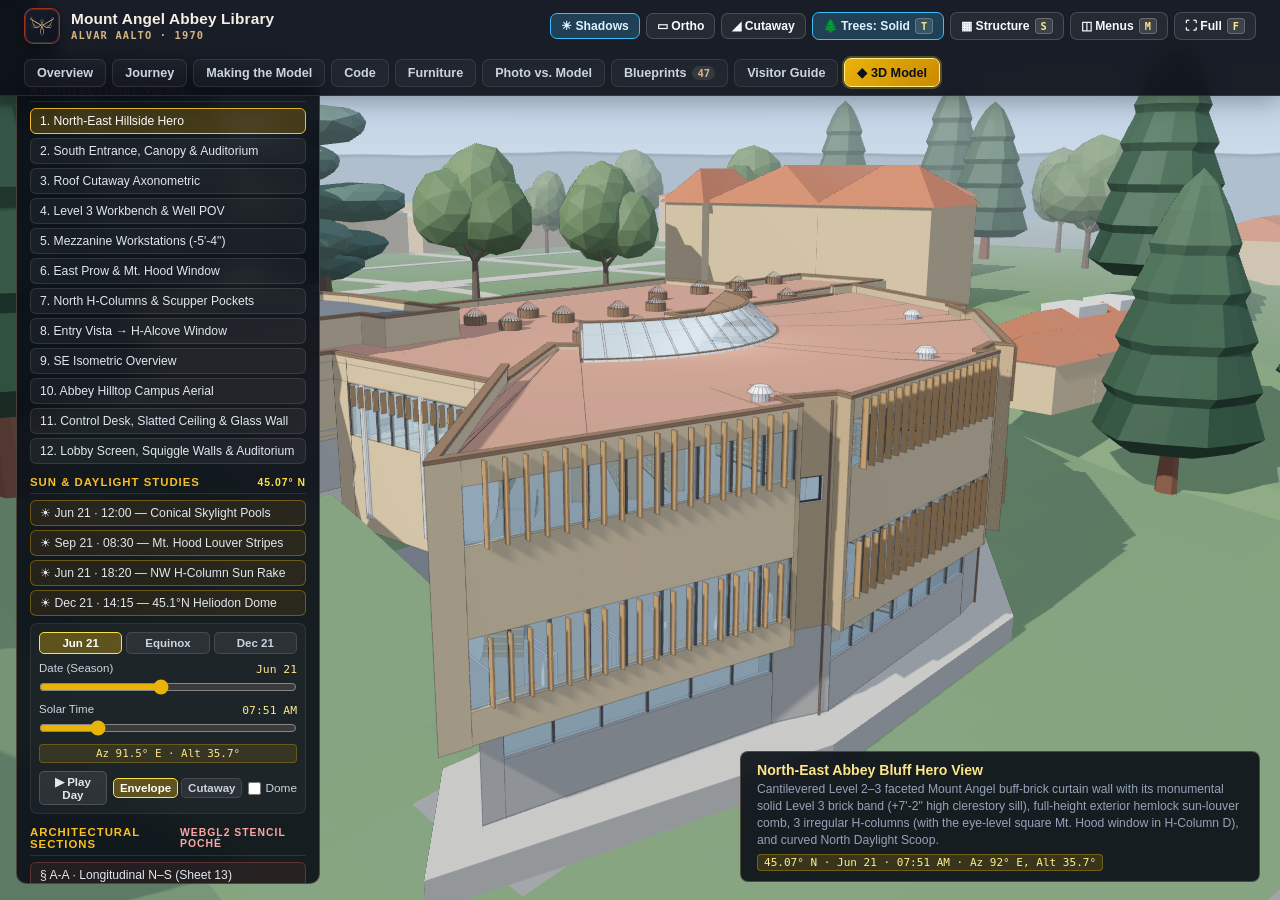
<file: docs/library-3d.html>
<!DOCTYPE html>
<html lang="en">
<head>
  <meta charset="UTF-8" />
  <meta name="viewport" content="width=device-width, initial-scale=1.0" />
  <title>Mount Angel Abbey Library — Alvar Aalto Interactive 3D &amp; Section Viewer</title>
  <link rel="icon" href="favicon.ico" sizes="any" />
  <link rel="icon" href="favicon.svg" type="image/svg+xml" />
  <link rel="stylesheet" href="suite.css" />
  <link rel="stylesheet" href="library-3d.css" />
</head>
<body>
  <canvas id="glCanvas"></canvas>

  <header class="suite-header suite-header-fixed">
    <a href="index.html" class="suite-brand" title="Mount Angel Abbey Library — Project Overview">
      <span class="suite-crest">
        <img src="angel-logo.svg" alt="" width="24" height="19">
      </span>
      <span class="suite-brand-text">
        <span class="suite-brand-title">Mount Angel Abbey Library</span>
        <span class="suite-brand-sub">Alvar Aalto &middot; 1970</span>
      </span>
    </a>

    <div class="viewer-quick-bar">
      <button id="shadowToggleBtn" class="cutaway-btn active" type="button" title="Toggle Real-Time 4096px WebGL2 Solar Shadows">&#9728; Shadows</button>
      <button id="orthoToggleBtn" class="cutaway-btn" type="button" title="Switch between Perspective and Orthographic Projection">&#9645; Ortho</button>
      <button id="roofCutawayBtn" class="cutaway-btn" type="button" title="Toggle Roof &amp; Daylight Scoop Layer">&#9698; Cutaway</button>
      <button id="treesToggleBtn" class="cutaway-btn active" type="button" title="Cycle Monumental Campus Trees: Solid / Ghost Veil / Off (Hotkey: T)">&#127794; Trees: Solid <span class="kbd-badge">T</span></button>
      <button id="structureToggleBtn" class="cutaway-btn" type="button" title="Isolate Cast-in-Place Concrete Structure (Hotkey: S)">&#9638; Structure <span class="kbd-badge">S</span></button>
      <button id="menuToggleBtn" class="cutaway-btn" type="button" title="Hide or Show Menu Panels (Hotkey: M)">&#9707; Menus <span class="kbd-badge">M</span></button>
      <button id="fullscreenBtn" class="cutaway-btn" type="button" title="Toggle Fullscreen (Hotkey: F)">&#9974; Full <span class="kbd-badge">F</span></button>
    </div>

    <nav class="suite-nav" aria-label="Project Suite">
      <a href="index.html" class="suite-link">Overview</a>
      <a href="journey.html" class="suite-link">Journey</a>
      <a href="making-of.html" class="suite-link">Making the Model</a>
      <a href="code.html" class="suite-link">Code</a>
      <a href="furniture.html" class="suite-link">Furniture</a>
      <a href="photo-compare.html" class="suite-link">Photo vs. Model</a>
      <a href="drawings.html" class="suite-link">Blueprints <span class="suite-count">47</span></a>
      <a href="visitor-guide.html" class="suite-link">Visitor Guide</a>
      <a href="library-3d.html" class="suite-link suite-link-3d is-active">&#9670; 3D Model</a>
    </nav>
  </header>

  <aside class="side-panel">
    <div>
      <div class="panel-heading">Architectural Views</div>
      <div class="preset-grid" id="presetButtons" style="margin-top:6px;"></div>
    </div>

    <div>
      <div class="panel-heading">
        <span>Sun &amp; Daylight Studies</span>
        <span style="font-size:0.65rem;color:#fde047;font-weight:600;">45.07&deg; N</span>
      </div>
      <div class="preset-grid" id="sunPresetButtons" style="margin-top:6px;"></div>

      <div class="sec-box">
        <div class="mode-pills" style="grid-template-columns: repeat(3, 1fr);" id="seasonPills">
          <button type="button" class="pill-btn sun-pill" data-doy="172">Jun 21</button>
          <button type="button" class="pill-btn sun-pill" data-doy="264">Equinox</button>
          <button type="button" class="pill-btn sun-pill" data-doy="355">Dec 21</button>
        </div>

        <div class="slider-row sun-slider">
          <div class="slider-hdr">
            <span>Date (Season)</span>
            <span class="slider-val" id="sunDateVal">Jun 21</span>
          </div>
          <input type="range" id="sunDateSlider" min="1" max="365" step="1" value="172" />
        </div>

        <div class="slider-row sun-slider">
          <div class="slider-hdr">
            <span>Solar Time</span>
            <span class="slider-val" id="sunHourVal">10:15 AM</span>
          </div>
          <input type="range" id="sunHourSlider" min="4.5" max="20.5" step="0.05" value="10.25" />
        </div>

        <div class="sun-readout" id="sunAzAltBadge">Az 118.4&deg; ESE &middot; Alt 57.2&deg;</div>

        <div class="sec-tools-row">
          <button type="button" class="mini-btn" id="sunPlayBtn" title="Animate diurnal solar sweep">&#9654; Play Day</button>
          <div style="display:flex;gap:3px;" id="casterModePills" title="Envelope keeps roof/walls sealed for true skylight & window beams; Cutaway lets open roofs & section cuts cast maquette shadows">
            <button type="button" class="pill-btn sun-pill active" data-caster="envelope" style="padding:3px 6px;">Envelope</button>
            <button type="button" class="pill-btn sun-pill" data-caster="cutaway" style="padding:3px 6px;">Cutaway</button>
          </div>
          <label style="display:flex;align-items:center;gap:4px;cursor:pointer;" title="Show 3D 45.07° N Solar Compass & Sun-Path Dome">
            <input type="checkbox" id="heliodonCheck" style="accent-color:#eab308;" />
            <span>Dome</span>
          </label>
        </div>
      </div>
    </div>

    <div>
      <div class="panel-heading">
        <span>Architectural Sections</span>
        <span style="font-size:0.65rem;color:#fca5a5;font-weight:600;">WebGL2 Stencil Poch&eacute;</span>
      </div>
      <div class="preset-grid" id="sectionPresetButtons" style="margin-top:6px;"></div>

      <div class="sec-box">
        <div class="mode-pills" id="secModePills">
          <button type="button" class="pill-btn active" data-mode="off">Off</button>
          <button type="button" class="pill-btn" data-mode="x">X (N&ndash;S)</button>
          <button type="button" class="pill-btn" data-mode="y">Y (E&ndash;W)</button>
          <button type="button" class="pill-btn" data-mode="z">Z (Plan)</button>
          <button type="button" class="pill-btn" data-mode="radial">Radial</button>
        </div>

        <div class="slider-row" id="secPosRow" style="display:none;">
          <div class="slider-hdr">
            <span id="secAxisLabel">Cut Plane</span>
            <span class="slider-val" id="secPosVal">0.00 m</span>
          </div>
          <input type="range" id="secPosSlider" min="-42" max="42" step="0.05" value="-3.41" />
        </div>

        <div class="slider-row" id="secAngRow" style="display:none;">
          <div class="slider-hdr">
            <span>WP #3 Ray Angle</span>
            <span class="slider-val" id="secAngVal">101.0&deg;</span>
          </div>
          <input type="range" id="secAngSlider" min="25" max="175" step="0.25" value="101.0" />
        </div>

        <div class="sec-tools-row" id="secToolsRow" style="display:none;">
          <button type="button" class="mini-btn" id="secFlipBtn" title="Flip kept half-space">&#8644; Flip</button>
          <label style="display:flex;align-items:center;gap:5px;cursor:pointer;">
            <input type="checkbox" id="secPocheCheck" checked style="accent-color:#f87171;" />
            <span>Poch&eacute;</span>
          </label>
          <div class="swatch-group" title="Section Poché Fill Tone">
            <button type="button" class="swatch-btn active" data-poche="terracotta" style="background:#8e3b2e;" title="Aalto Brick Terracotta Poché"></button>
            <button type="button" class="swatch-btn" data-poche="ink" style="background:#1c2432;" title="Classic Drafting Ink Poché"></button>
            <button type="button" class="swatch-btn" data-poche="slate" style="background:#4b5563;" title="Architectural Concrete Poché"></button>
          </div>
        </div>
      </div>
    </div>

    <div>
      <div class="panel-heading">IngeTrazo Model Layers</div>
      <div class="layer-list" id="layerList" style="margin-top:6px;"></div>
    </div>
    <div style="font-size:0.69rem;color:#94a3b8;line-height:1.45;">
      <strong>Controls:</strong> Drag Orbit &middot; Right/Shift Pan &middot; Scroll Zoom<br>
      <strong>Hotkeys:</strong> <span class="kbd-badge">T</span> Trees &middot; <span class="kbd-badge">S</span> Structure &middot; <span class="kbd-badge">F</span> Fullscreen &middot; <span class="kbd-badge">M</span> Hide Menu Panels
    </div>
  </aside>

  <button type="button" id="restoreUiBtn" class="restore-ui-pill" title="Show Menu Panels (Hotkey: M)">
    <span class="kbd-badge">M</span> Show Menus
  </button>

  <div class="hud-caption" id="hudCaption">
    <h3 id="camTitle">Loading IngeTrazo 3D Scene...</h3>
    <p id="camDesc">Reconstructing Aalto's polycentric fan, dual daylight scoops, and three hillside tiers.</p>
    <div class="hud-sun-tag" id="hudSunTag">Mount Angel 45.07&deg; N &middot; Jun 21 &middot; 10:15 AM</div>
  </div>

  <script src="library-3d.js"></script>
</body>
</html>
</file>
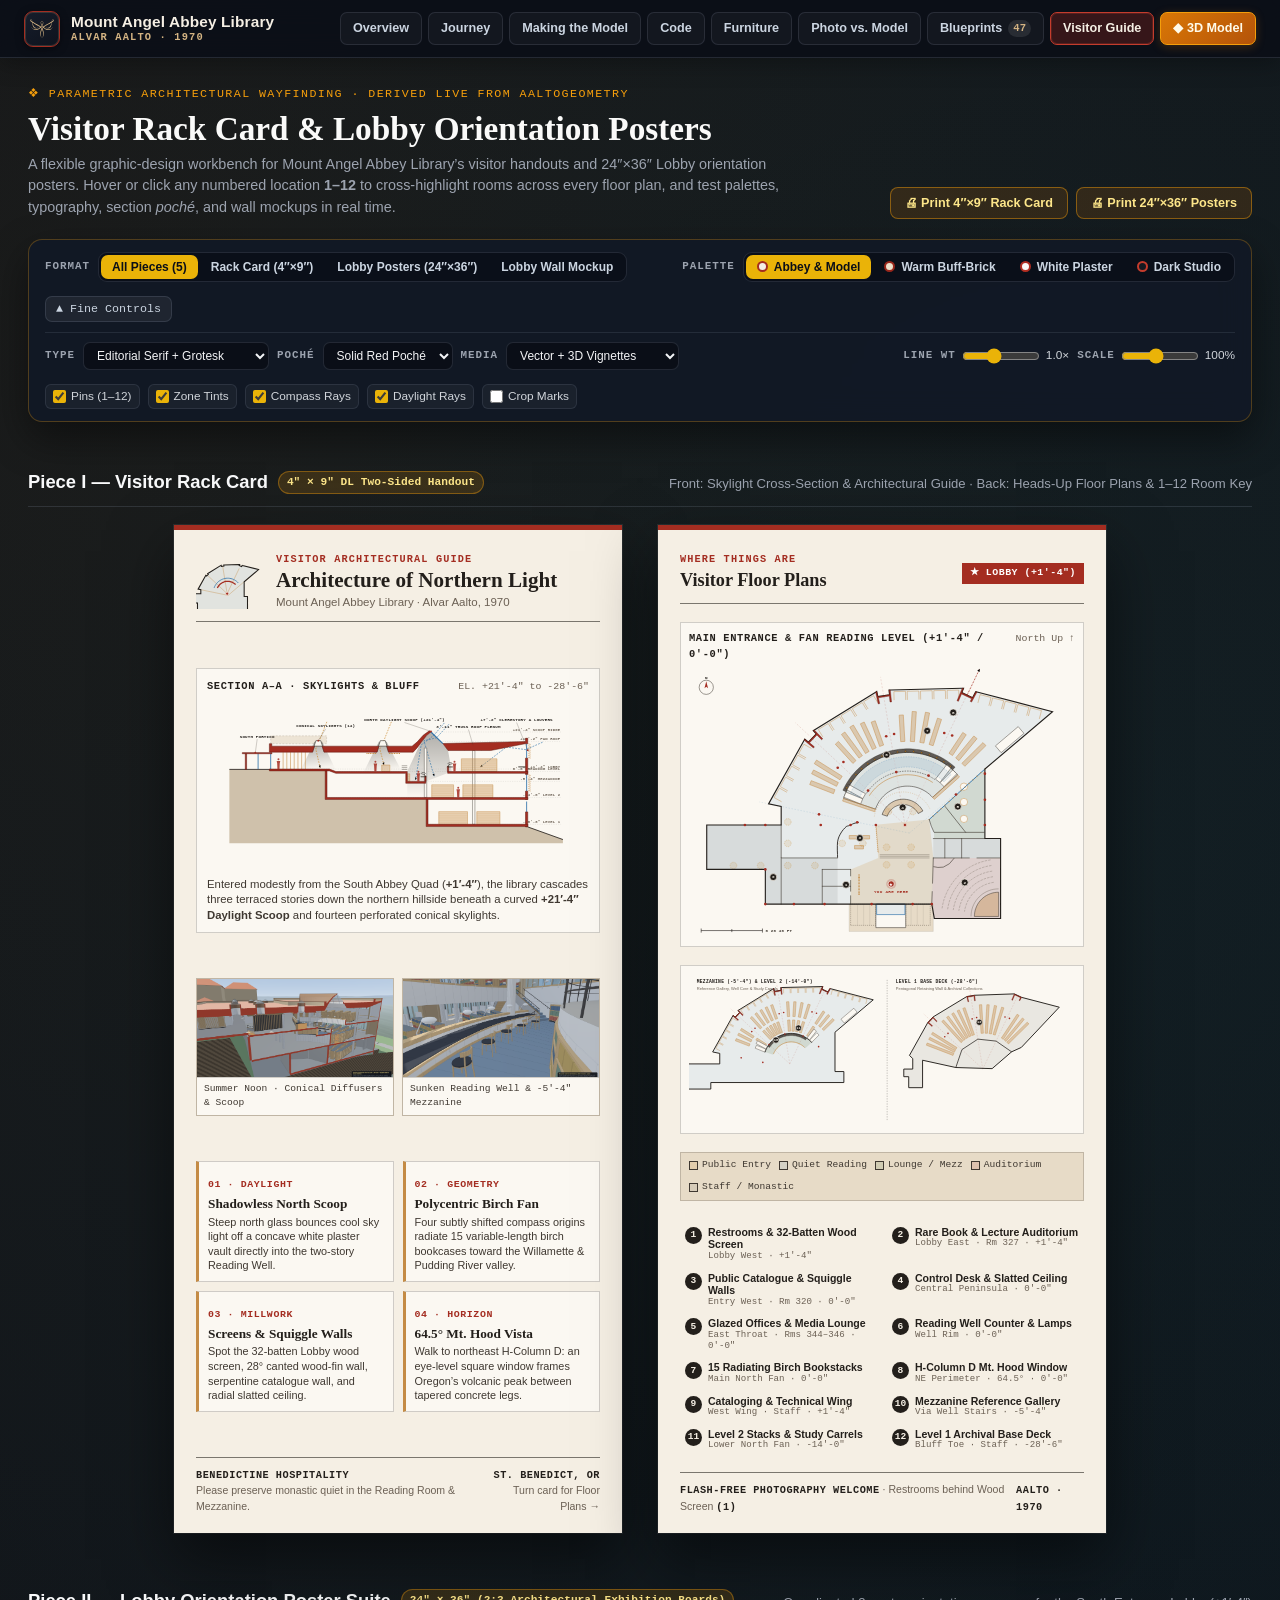
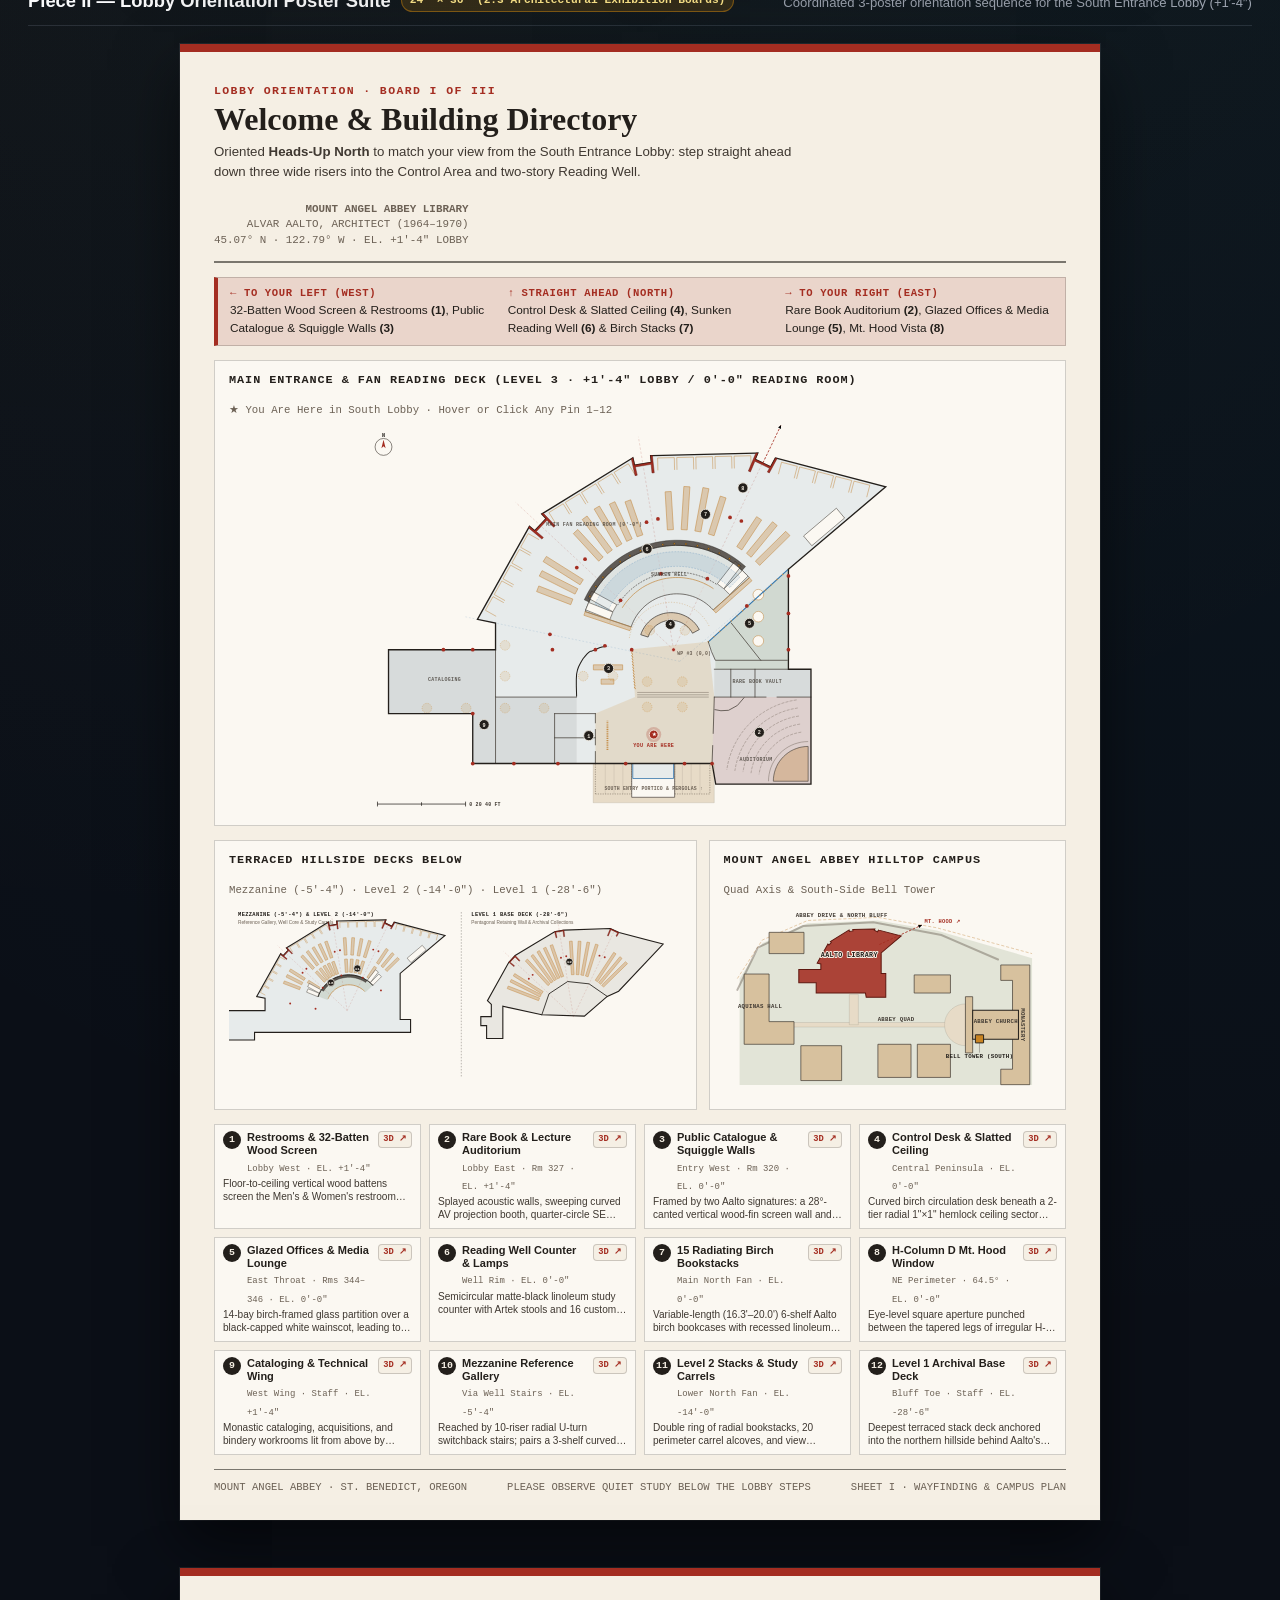
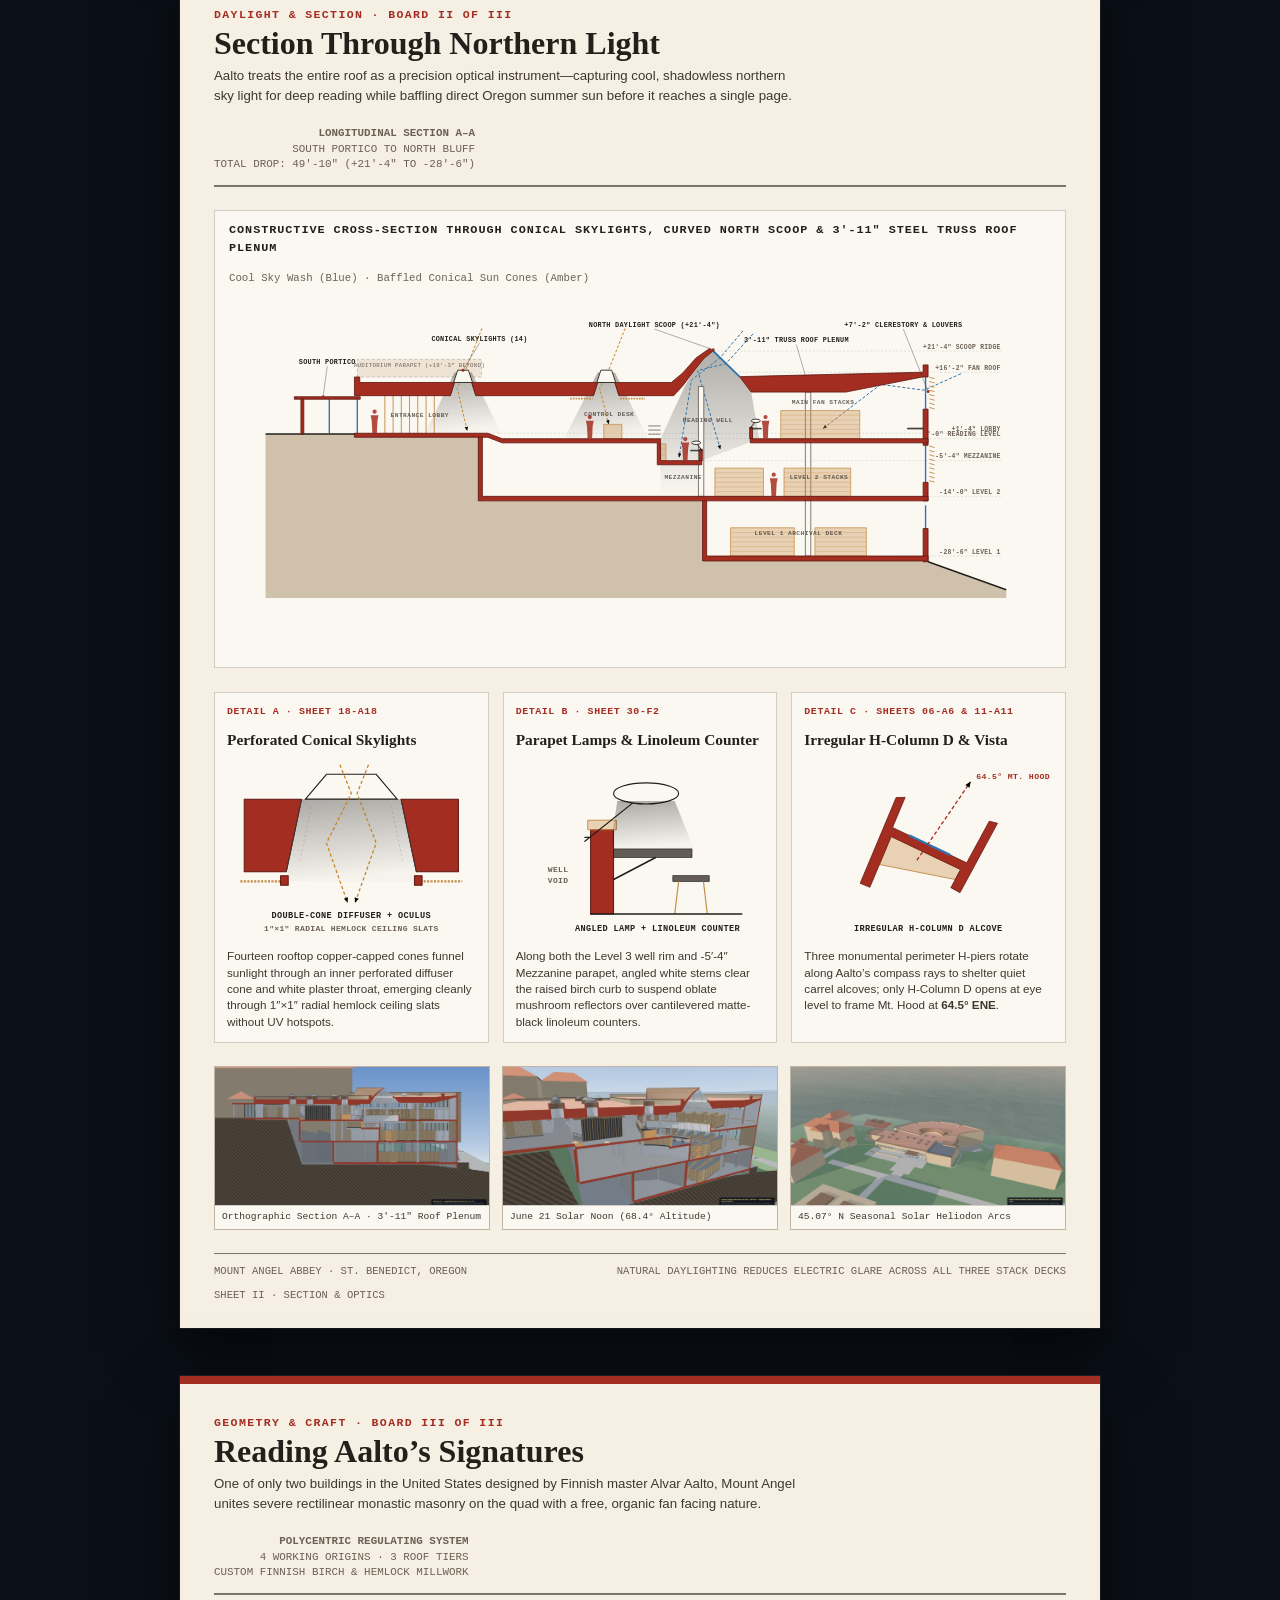
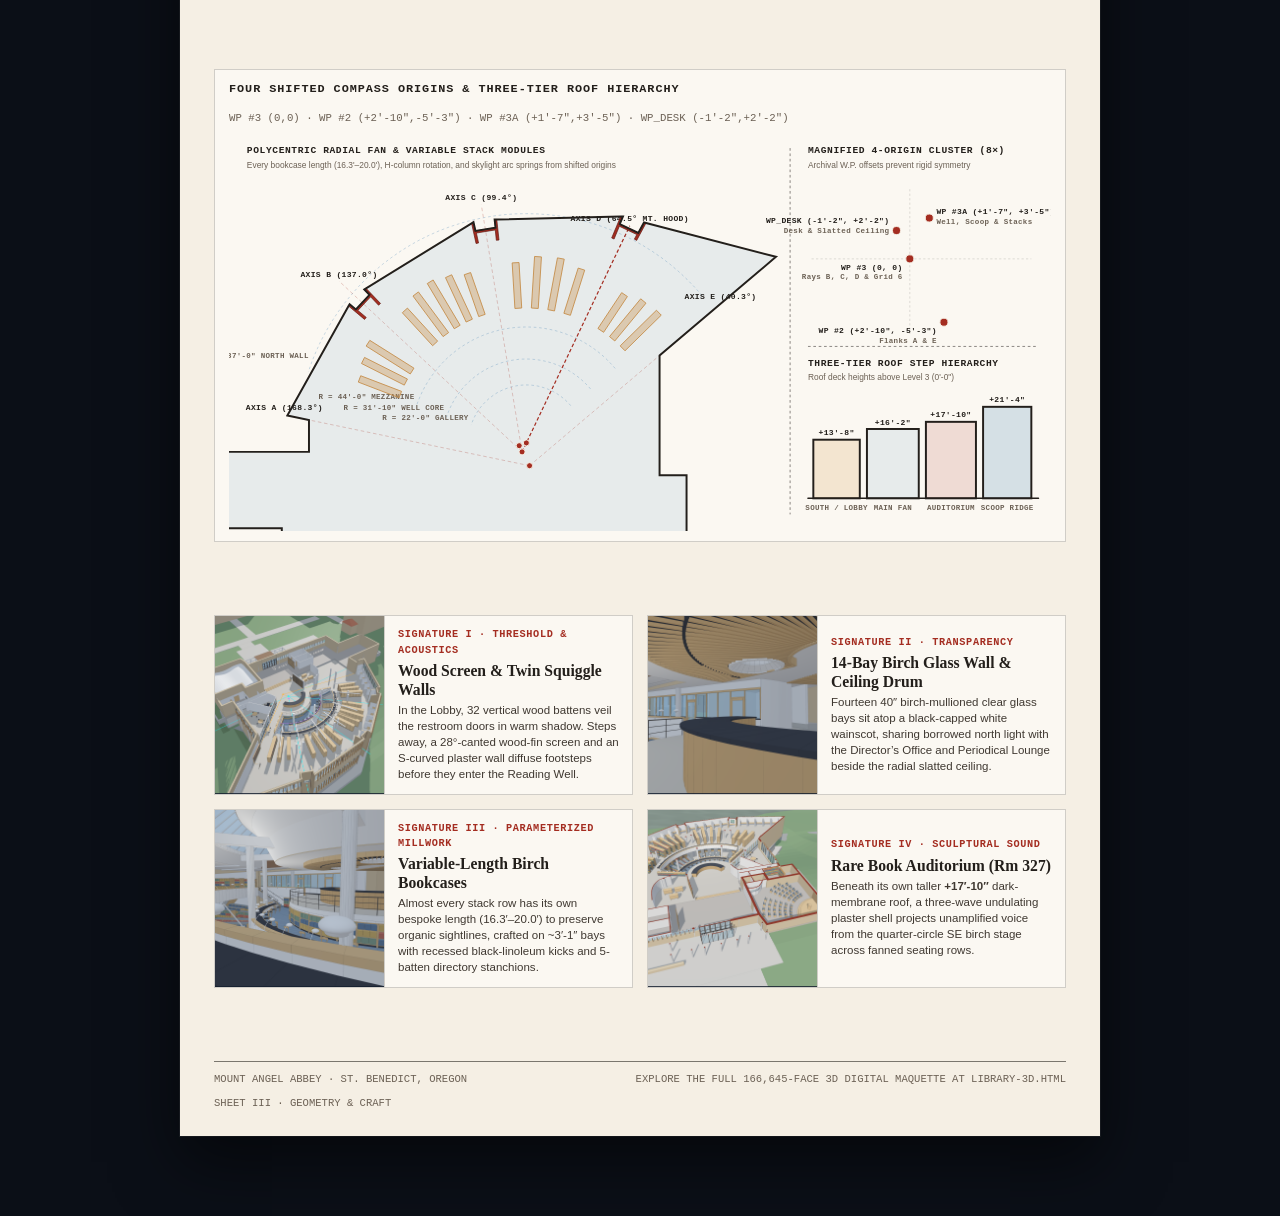
<file: docs/visitor-guide.html>
<!DOCTYPE html>
<html lang="en">
<head>
  <meta charset="UTF-8">
  <meta name="viewport" content="width=device-width, initial-scale=1.0">
  <title>Visitor Rack Card &amp; Lobby Orientation Posters — Mount Angel Abbey Library (Alvar Aalto, 1970)</title>
  <link rel="icon" href="favicon.ico" sizes="any">
  <link rel="icon" href="favicon.svg" type="image/svg+xml">
  <link rel="stylesheet" href="suite.css">
  <style>
    /* =========================================================================
       1. STUDIO SHELL & GLOBAL RESET
       ========================================================================= */
    :root {
      --ws-bg: #0b0f17;
      --ws-panel: #121926;
      --ws-panel-2: #182233;
      --ws-border: rgba(148, 163, 184, 0.18);
      --ws-gold: #d97706;
      --ws-gold-bright: #f59e0b;
      --ws-cyan: #06b6d4;
      --ws-text: #f3f4f6;
      --ws-muted: #9ca3af;
      --ui-sans: 'Inter', -apple-system, BlinkMacSystemFont, 'Segoe UI', Roboto, sans-serif;
      --ui-mono: 'JetBrains Mono', ui-monospace, SFMono-Regular, Menlo, Consolas, monospace;

      /* Live Style-Honing Multipliers */
      --stroke-scale: 1;
      --board-zoom: 1;
    }

    *, *::before, *::after {
      box-sizing: border-box;
      margin: 0;
      padding: 0;
    }

    html {
      scroll-behavior: smooth;
      background: var(--ws-bg);
      color: var(--ws-text);
      font-family: var(--ui-sans);
      line-height: 1.5;
    }

    body {
      min-height: 100vh;
      background:
        radial-gradient(circle at 14% 6%, rgba(217, 119, 6, 0.08), transparent 38%),
        radial-gradient(circle at 86% 14%, rgba(6, 182, 212, 0.07), transparent 40%),
        var(--ws-bg);
      overflow-x: hidden;
    }

    /* =========================================================================
       2. SUITE NAVIGATION HEADER
       ========================================================================= */
    .top-nav {
      position: sticky;
      top: 0;
      z-index: 200;
      display: flex;
      align-items: center;
      justify-content: space-between;
      gap: 16px;
      padding: 11px 26px;
      background: rgba(11, 15, 23, 0.90);
      backdrop-filter: blur(14px);
      border-bottom: 1px solid var(--ws-border);
      flex-wrap: wrap;
    }

    .brand {
      display: flex;
      flex-direction: column;
      text-decoration: none;
      color: var(--ws-text);
    }
    .brand-title {
      font-size: 0.95rem;
      font-weight: 700;
      letter-spacing: 0.02em;
    }
    .brand-sub {
      font-size: 0.71rem;
      color: var(--ws-gold-bright);
      letter-spacing: 0.08em;
      text-transform: uppercase;
      font-family: var(--ui-mono);
    }

    .suite-btns {
      display: flex;
      align-items: center;
      gap: 8px;
      flex-wrap: wrap;
    }

    .nav-btn {
      display: inline-flex;
      align-items: center;
      gap: 6px;
      padding: 6px 13px;
      border-radius: 7px;
      font-size: 0.78rem;
      font-weight: 600;
      text-decoration: none;
      border: 1px solid var(--ws-border);
      background: rgba(30, 41, 59, 0.65);
      color: #e5e7eb;
      transition: all 0.16s ease;
    }
    .nav-btn:hover {
      border-color: rgba(245, 158, 11, 0.55);
      color: #fff;
    }
    .nav-btn.active {
      background: rgba(217, 119, 6, 0.20);
      border-color: rgba(245, 158, 11, 0.65);
      color: #fde68a;
    }
    .nav-btn.primary {
      background: linear-gradient(135deg, #d97706, #b45309);
      border-color: #f59e0b;
      color: #fff;
    }

    /* =========================================================================
       3. STUDIO INTRO & STICKY STYLE-HONING WORKBENCH
       ========================================================================= */
    .studio-header {
      max-width: 1460px;
      margin: 0 auto;
      padding: 28px 28px 14px;
      display: flex;
      align-items: flex-end;
      justify-content: space-between;
      gap: 24px;
      flex-wrap: wrap;
    }
    .studio-eyebrow {
      font-family: var(--ui-mono);
      font-size: 0.73rem;
      text-transform: uppercase;
      letter-spacing: 0.12em;
      color: var(--ws-gold-bright);
      margin-bottom: 6px;
    }
    .studio-header h1 {
      font-family: 'Iowan Old Style', 'Palatino Linotype', Georgia, serif;
      font-size: clamp(1.65rem, 2.6vw, 2.35rem);
      font-weight: 600;
      color: #fafaf9;
      line-height: 1.15;
    }
    .studio-header p {
      margin-top: 6px;
      max-width: 760px;
      font-size: 0.90rem;
      color: var(--ws-muted);
    }
    .studio-quick-actions {
      display: flex;
      gap: 8px;
      flex-wrap: wrap;
    }
    .print-btn {
      cursor: pointer;
      padding: 8px 14px;
      border-radius: 8px;
      border: 1px solid rgba(245, 158, 11, 0.45);
      background: rgba(217, 119, 6, 0.15);
      color: #fde68a;
      font-size: 0.79rem;
      font-weight: 600;
      font-family: var(--ui-sans);
      transition: all 0.15s ease;
    }
    .print-btn:hover {
      background: rgba(217, 119, 6, 0.30);
      color: #fff;
    }

    .workbench-wrap {
      position: sticky;
      top: 62px;
      z-index: 160;
      max-width: 1460px;
      margin: 6px auto 24px;
      padding: 0 28px;
    }
    .workbench {
      background: rgba(18, 25, 38, 0.94);
      backdrop-filter: blur(16px);
      border: 1px solid rgba(245, 158, 11, 0.28);
      border-radius: 14px;
      padding: 12px 16px;
      box-shadow: 0 16px 40px rgba(0, 0, 0, 0.45);
      display: flex;
      flex-direction: column;
      gap: 10px;
    }
    .wb-row {
      display: flex;
      align-items: center;
      justify-content: space-between;
      gap: 14px;
      flex-wrap: wrap;
    }
    .wb-row-secondary {
      padding-top: 9px;
      border-top: 1px solid rgba(148, 163, 184, 0.14);
    }
    .workbench.collapsed .wb-row-secondary {
      display: none;
    }
    .wb-group {
      display: flex;
      align-items: center;
      gap: 8px;
      flex-wrap: wrap;
    }
    .wb-lbl {
      font-family: var(--ui-mono);
      font-size: 0.68rem;
      text-transform: uppercase;
      letter-spacing: 0.09em;
      color: var(--ws-muted);
      font-weight: 600;
    }
    .pill-bar {
      display: inline-flex;
      background: rgba(8, 12, 20, 0.65);
      border: 1px solid var(--ws-border);
      border-radius: 9px;
      padding: 2px;
      gap: 2px;
      flex-wrap: wrap;
    }
    .wb-pill {
      border: none;
      background: transparent;
      color: #cbd5e1;
      font-family: var(--ui-sans);
      font-size: 0.75rem;
      font-weight: 600;
      padding: 5px 11px;
      border-radius: 7px;
      cursor: pointer;
      display: inline-flex;
      align-items: center;
      gap: 6px;
    }
    .wb-pill:hover {
      color: #fff;
      background: rgba(255, 255, 255, 0.06);
    }
    .wb-pill.active {
      background: #eab308;
      color: #0b0f17;
      font-weight: 700;
    }
    .swatch-dot {
      width: 11px;
      height: 11px;
      border-radius: 50%;
      border: 1px solid rgba(255, 255, 255, 0.45);
      display: inline-block;
    }
    .wb-select {
      background: rgba(8, 12, 20, 0.75);
      color: #f3f4f6;
      border: 1px solid var(--ws-border);
      border-radius: 7px;
      padding: 5px 9px;
      font-size: 0.75rem;
      font-family: var(--ui-sans);
      cursor: pointer;
    }
    .wb-slider-group {
      display: inline-flex;
      align-items: center;
      gap: 6px;
      font-size: 0.74rem;
      color: #d1d5db;
    }
    .wb-slider-group input[type="range"] {
      width: 78px;
      accent-color: #eab308;
      cursor: pointer;
    }
    .wb-check {
      display: inline-flex;
      align-items: center;
      gap: 5px;
      font-size: 0.74rem;
      color: #d1d5db;
      cursor: pointer;
      user-select: none;
      padding: 3px 7px;
      border-radius: 6px;
      background: rgba(255, 255, 255, 0.04);
      border: 1px solid rgba(148, 163, 184, 0.14);
    }
    .wb-check input {
      accent-color: #eab308;
      cursor: pointer;
    }
    .wb-collapse-btn {
      background: rgba(255, 255, 255, 0.06);
      border: 1px solid var(--ws-border);
      color: #cbd5e1;
      border-radius: 7px;
      padding: 5px 10px;
      font-size: 0.73rem;
      cursor: pointer;
      font-family: var(--ui-mono);
    }

    /* =========================================================================
       4. PRINT PALETTE THEMES & TYPOGRAPHY VOICES (APPLIED TO .print-stage)
       ========================================================================= */
    .print-stage {
      /* Default Theme: vellum (Abbey & Model — Plaster, Buff-Brick, Birch & Red Poché) */
      --paper: #f5efe4;
      --paper-alt: #e7dbc7;
      --paper-card: #fbf8f2;
      --ink: #231f1b;
      --ink-soft: #3f3831;
      --muted: #6c6155;
      --rule: rgba(35, 31, 27, 0.20);
      --rule-strong: rgba(35, 31, 27, 0.58);
      --poche: #a42d21;
      --poche-stroke: #5e170f;
      --accent: #a42d21;
      --accent-soft: rgba(164, 45, 33, 0.13);
      --brick-ctx: #d7c19e;
      --birch: #c48b45;
      --birch-fill: rgba(196, 139, 69, 0.36);
      --sky: #3174ab;
      --gold: #c88322;
      --meadow: rgba(95, 125, 79, 0.16);
      --earth: #cfc1ab;
      --earth-hatch: rgba(72, 57, 41, 0.20);
      --zone-public: rgba(200, 131, 34, 0.16);
      --zone-quiet: rgba(49, 116, 171, 0.10);
      --zone-lounge: rgba(95, 125, 79, 0.16);
      --zone-aud: rgba(164, 45, 33, 0.14);
      --zone-staff: rgba(35, 31, 27, 0.08);
      --zone-well: rgba(49, 116, 171, 0.19);
      --pin-fg: #ffffff;

      /* Default Voice: editorial */
      --f-display: 'Iowan Old Style', 'Palatino Linotype', 'Book Antiqua', Georgia, serif;
      --f-body: 'Inter', -apple-system, BlinkMacSystemFont, 'Segoe UI', sans-serif;
      --f-tech: 'JetBrains Mono', ui-monospace, SFMono-Regular, Menlo, monospace;

      max-width: 1460px;
      margin: 0 auto;
      padding: 4px 28px 80px;
      transform-origin: top center;
    }

    /* Theme 2: Warm Buff-Brick & Oxide Red Poché */
    .print-stage[data-print-theme="brick"] {
      --paper: #ece0cb;
      --paper-alt: #dccba9;
      --paper-card: #f6efe2;
      --ink: #241d17;
      --ink-soft: #40352c;
      --muted: #68594b;
      --rule: rgba(36, 29, 23, 0.22);
      --rule-strong: rgba(36, 29, 23, 0.62);
      --poche: #98261b;
      --poche-stroke: #54140d;
      --accent: #98261b;
      --accent-soft: rgba(152, 38, 27, 0.14);
      --brick-ctx: #cdb38b;
      --birch: #b97e35;
      --birch-fill: rgba(185, 126, 53, 0.36);
      --sky: #2b6c9e;
      --gold: #bd7818;
      --meadow: rgba(88, 118, 72, 0.17);
      --earth: #c3b193;
      --earth-hatch: rgba(66, 50, 34, 0.22);
      --zone-public: rgba(189, 120, 24, 0.16);
      --zone-quiet: rgba(43, 108, 158, 0.10);
      --zone-lounge: rgba(88, 118, 72, 0.16);
      --zone-aud: rgba(152, 38, 27, 0.14);
      --zone-staff: rgba(36, 29, 23, 0.08);
      --zone-well: rgba(43, 108, 158, 0.18);
      --pin-fg: #ffffff;
    }

    /* Theme 3: Aalto White Plaster & Vermilion Poché */
    .print-stage[data-print-theme="swiss"] {
      --paper: #faf9f5;
      --paper-alt: #efece3;
      --paper-card: #ffffff;
      --ink: #1a1918;
      --ink-soft: #32302d;
      --muted: #656059;
      --rule: rgba(26, 25, 24, 0.18);
      --rule-strong: #1a1918;
      --poche: #b02e21;
      --poche-stroke: #631810;
      --accent: #b02e21;
      --accent-soft: rgba(176, 46, 33, 0.11);
      --brick-ctx: #dfd0b6;
      --birch: #c68d44;
      --birch-fill: rgba(198, 141, 68, 0.32);
      --sky: #286da8;
      --gold: #cf831b;
      --meadow: rgba(95, 125, 79, 0.13);
      --earth: #ded7c9;
      --earth-hatch: rgba(65, 55, 43, 0.18);
      --zone-public: rgba(207, 131, 27, 0.13);
      --zone-quiet: rgba(40, 109, 168, 0.08);
      --zone-lounge: rgba(95, 125, 79, 0.13);
      --zone-aud: rgba(176, 46, 33, 0.12);
      --zone-staff: rgba(26, 25, 24, 0.06);
      --zone-well: rgba(40, 109, 168, 0.16);
      --pin-fg: #ffffff;
    }

    /* Theme 4: Dark Studio (Matches 3D Model UI + Red Poché) */
    .print-stage[data-print-theme="basalt"] {
      --paper: #151921;
      --paper-alt: #10131a;
      --paper-card: #1c212b;
      --ink: #f2ede2;
      --ink-soft: #d5cdbe;
      --muted: #9d9486;
      --rule: rgba(242, 237, 226, 0.18);
      --rule-strong: rgba(242, 237, 226, 0.58);
      --poche: #c43c2d;
      --poche-stroke: #7a1f16;
      --accent: #d4553d;
      --accent-soft: rgba(212, 85, 61, 0.18);
      --brick-ctx: #6c5a43;
      --birch: #d59c55;
      --birch-fill: rgba(213, 156, 85, 0.32);
      --sky: #58add8;
      --gold: #e59f3c;
      --meadow: rgba(95, 128, 78, 0.22);
      --earth: #27221d;
      --earth-hatch: rgba(213, 195, 168, 0.14);
      --zone-public: rgba(229, 159, 60, 0.15);
      --zone-quiet: rgba(88, 173, 216, 0.11);
      --zone-lounge: rgba(95, 128, 78, 0.16);
      --zone-aud: rgba(196, 60, 45, 0.18);
      --zone-staff: rgba(242, 237, 226, 0.07);
      --zone-well: rgba(88, 173, 216, 0.20);
      --pin-fg: #ffffff;
    }

    /* Font Voices */
    .print-stage[data-font-voice="modernist"] {
      --f-display: 'Avenir Next', 'Futura', 'Inter', -apple-system, sans-serif;
      --f-body: 'Inter', -apple-system, BlinkMacSystemFont, sans-serif;
    }
    .print-stage[data-font-voice="technical"] {
      --f-display: 'JetBrains Mono', ui-monospace, SFMono-Regular, Menlo, monospace;
      --f-body: 'JetBrains Mono', ui-monospace, SFMono-Regular, Menlo, monospace;
    }

    /* =========================================================================
       5. PARAMETRIC SVG STYLING (ALL DRIVEN BY CSS VARIABLES!)
       ========================================================================= */
    .wf-svg {
      width: 100%;
      height: auto;
      display: block;
      user-select: none;
    }

    /* Zone Tints */
    .zone-public { fill: var(--zone-public); stroke: none; }
    .zone-quiet { fill: var(--zone-quiet); stroke: none; }
    .zone-lounge { fill: var(--zone-lounge); stroke: none; }
    .zone-auditorium { fill: var(--zone-aud); stroke: none; }
    .zone-staff { fill: var(--zone-staff); stroke: none; }
    .zone-well { fill: var(--zone-well); stroke: none; }

    /* Plaza & Pergolas */
    .wf-plaza { fill: var(--paper-alt); stroke: var(--rule); stroke-width: calc(0.8px * var(--stroke-scale)); }
    .wf-pergola { fill: none; stroke: var(--muted); stroke-width: calc(0.9px * var(--stroke-scale)); stroke-dasharray: 2 2; }
    .wf-pergola-grid { stroke: var(--rule); stroke-width: calc(0.7px * var(--stroke-scale)); }
    .wf-canopy-marquee { fill: var(--paper-card); stroke: var(--ink-soft); stroke-width: calc(1.1px * var(--stroke-scale)); }

    /* Regulating Geometry */
    .wf-reg-ray { stroke: var(--accent); stroke-opacity: 0.36; stroke-width: calc(0.75px * var(--stroke-scale)); stroke-dasharray: 4 3; }
    .wf-reg-ray-alt { stroke: var(--sky); stroke-opacity: 0.34; stroke-width: calc(0.7px * var(--stroke-scale)); stroke-dasharray: 3 3; }
    .wf-reg-arc { fill: none; stroke: var(--sky); stroke-opacity: 0.38; stroke-width: calc(0.75px * var(--stroke-scale)); stroke-dasharray: 3 3; }
    .wf-wp-dot { fill: var(--accent); stroke: var(--paper); stroke-width: 1.1px; }

    /* Millwork, Bookcases, Stairs, Skylights */
    .wf-well-void { fill: var(--paper); fill-opacity: 0.55; stroke: var(--ink-soft); stroke-width: calc(1.1px * var(--stroke-scale)); }
    .wf-mezz-curve { fill: none; stroke: var(--ink-soft); stroke-width: calc(1.0px * var(--stroke-scale)); stroke-dasharray: 3 2; }
    .wf-mezz-desk { fill: none; stroke: var(--birch); stroke-width: calc(1.2px * var(--stroke-scale)); }
    .wf-stair { fill: var(--paper-card); stroke: var(--ink-soft); stroke-width: calc(0.9px * var(--stroke-scale)); }
    .wf-stair-tread { fill: none; stroke: var(--muted); stroke-width: calc(0.75px * var(--stroke-scale)); }
    .wf-workbench { fill: var(--ink-soft); fill-opacity: 0.80; stroke: var(--ink); stroke-width: calc(0.7px * var(--stroke-scale)); }
    .wf-lamp-dot { fill: var(--gold); stroke: var(--ink); stroke-width: 0.5px; }
    .wf-bookcase { fill: var(--birch-fill); stroke: var(--birch); stroke-width: calc(0.95px * var(--stroke-scale)); }
    .wf-shelf-line { stroke: var(--birch); stroke-opacity: 0.65; stroke-width: calc(0.6px * var(--stroke-scale)); }
    .wf-control-desk { fill: var(--birch-fill); stroke: var(--ink); stroke-width: calc(1.05px * var(--stroke-scale)); }
    .wf-control-desk-line { fill: none; stroke: var(--birch); stroke-width: calc(1.5px * var(--stroke-scale)); }
    .wf-ceiling-halo { fill: none; stroke: var(--birch); stroke-opacity: 0.65; stroke-width: calc(0.85px * var(--stroke-scale)); stroke-dasharray: 2 2.5; }
    .wf-carrel { fill: none; stroke: var(--birch); stroke-width: calc(0.85px * var(--stroke-scale)); }
    .wf-table { fill: var(--paper-card); stroke: var(--birch); stroke-width: calc(0.9px * var(--stroke-scale)); }
    .wf-stage { fill: var(--birch-fill); stroke: var(--ink-soft); stroke-width: calc(1.0px * var(--stroke-scale)); }
    .wf-seat-arc { fill: none; stroke: var(--muted); stroke-opacity: 0.72; stroke-width: calc(0.85px * var(--stroke-scale)); stroke-dasharray: 5 2; }
    .wf-wood-screen { stroke: var(--birch); stroke-width: calc(3.0px * var(--stroke-scale)); stroke-dasharray: 1.6 1.4; }
    .wf-wood-fin { fill: var(--birch); stroke: none; }
    .wf-skylight-overhead { fill: var(--sky); fill-opacity: 0.10; stroke: var(--sky); stroke-opacity: 0.48; stroke-width: calc(0.8px * var(--stroke-scale)); stroke-dasharray: 3 2; }
    .wf-skylight-circle { fill: var(--gold); fill-opacity: 0.12; stroke: var(--gold); stroke-opacity: 0.62; stroke-width: calc(0.8px * var(--stroke-scale)); stroke-dasharray: 2 1.8; }

    /* Walls & Structural Poché */
    .wf-wall-int { fill: none; stroke: var(--ink-soft); stroke-width: calc(1.2px * var(--stroke-scale)); stroke-linecap: round; }
    .wf-wall-int-bold { fill: none; stroke: var(--ink); stroke-width: calc(1.7px * var(--stroke-scale)); stroke-linecap: round; stroke-linejoin: round; }
    .wf-glass-wall { stroke: var(--sky); stroke-width: calc(1.8px * var(--stroke-scale)); }
    .wf-mullion-dot { fill: var(--birch); }
    .wf-glass-vestibule { fill: var(--sky); fill-opacity: 0.10; stroke: var(--sky); stroke-width: calc(1.3px * var(--stroke-scale)); }
    .wf-wall-ext { fill: none; stroke: var(--ink); stroke-width: calc(2.2px * var(--stroke-scale)); stroke-linejoin: miter; }
    .wf-poche-solid { fill: var(--poche); stroke: var(--poche-stroke); stroke-width: calc(0.75px * var(--stroke-scale)); }
    .wf-col-dot { fill: var(--poche); }
    .wf-vista-arrow { stroke: var(--accent); stroke-width: calc(1.35px * var(--stroke-scale)); stroke-dasharray: 4 2.5; }
    .wf-vista-lbl { fill: var(--accent); font-family: var(--f-tech); font-size: 8.5px; font-weight: 700; letter-spacing: 0.05em; }

    /* Cross-Section & Detail Specific */
    .wf-earth { fill: var(--earth); stroke: none; }
    .wf-earth-hatch { pointer-events: none; }
    .wf-earth-hatch-stroke { stroke: var(--earth-hatch); stroke-width: 1.45px; }
    .wf-grade-line { fill: none; stroke: var(--ink); stroke-width: calc(1.8px * var(--stroke-scale)); }
    .wf-aud-ghost { fill: var(--paper-alt); fill-opacity: 0.65; stroke: var(--muted); stroke-opacity: 0.45; stroke-width: calc(0.85px * var(--stroke-scale)); stroke-dasharray: 4 3; }
    .wf-ghost-lbl { fill: var(--muted); font-family: var(--f-tech); font-size: 7.5px; letter-spacing: 0.06em; }
    .wf-ray-sky { fill: none; stroke: var(--sky); stroke-width: calc(1.3px * var(--stroke-scale)); stroke-dasharray: 4 2.5; }
    .wf-ray-sun { fill: none; stroke: var(--gold); stroke-width: calc(1.3px * var(--stroke-scale)); stroke-dasharray: 3.5 2.5; }
    .wf-datum-line { stroke: var(--rule); stroke-width: calc(0.75px * var(--stroke-scale)); stroke-dasharray: 2.5 2.5; }
    .wf-datum-lbl { fill: var(--muted); font-family: var(--f-tech); font-size: 8.4px; font-weight: 600; letter-spacing: 0.04em; }
    .wf-glass-elev { stroke: var(--sky); stroke-width: calc(1.8px * var(--stroke-scale)); }
    .wf-batten-line { stroke: var(--birch); stroke-width: calc(1.2px * var(--stroke-scale)); }
    .wf-slat-ceiling { stroke: var(--birch); stroke-width: calc(2.4px * var(--stroke-scale)); stroke-dasharray: 2.2 1.4; }
    .wf-rail-line { stroke: var(--ink-soft); stroke-width: calc(0.85px * var(--stroke-scale)); }
    .wf-col-elev { fill: var(--paper-card); stroke: var(--ink-soft); stroke-width: calc(0.85px * var(--stroke-scale)); }
    .wf-lamp-stem { stroke: var(--ink); stroke-width: calc(1.25px * var(--stroke-scale)); stroke-linecap: round; }
    .wf-lamp-dome { fill: var(--paper-card); stroke: var(--ink); stroke-width: calc(1.15px * var(--stroke-scale)); }
    .wf-louver-tick { stroke: var(--birch); stroke-width: calc(1.2px * var(--stroke-scale)); }
    .wf-skylight-glass { stroke: var(--sky); stroke-width: calc(2.4px * var(--stroke-scale)); }
    .wf-lantern-cap { fill: var(--paper-card); stroke: var(--ink); stroke-width: calc(1.15px * var(--stroke-scale)); }
    .wf-throat-line { fill: none; stroke: var(--ink-soft); stroke-width: calc(0.95px * var(--stroke-scale)); }
    .wf-truss-web { fill: none; stroke: var(--muted); stroke-opacity: 0.55; stroke-width: calc(0.9px * var(--stroke-scale)); }
    .wf-poche-cut { fill: var(--poche); stroke: var(--poche-stroke); stroke-width: calc(1.05px * var(--stroke-scale)); stroke-linejoin: round; }
    .wf-hatch-stroke { stroke: var(--poche); stroke-width: 1.35px; }
    .wf-figure { fill: var(--accent); fill-opacity: 0.85; }
    .wf-leader { stroke: var(--ink-soft); stroke-opacity: 0.65; stroke-width: calc(0.8px * var(--stroke-scale)); }
    .wf-leader-dot { fill: var(--accent); }
    .wf-callout-lbl { fill: var(--ink); font-family: var(--f-tech); font-size: 9.0px; font-weight: 700; letter-spacing: 0.04em; }
    .wf-room-tag { fill: var(--ink-soft); fill-opacity: 0.78; font-family: var(--f-tech); font-size: 8.2px; font-weight: 700; letter-spacing: 0.07em; }

    /* Poché Mode Switching */
    .print-stage[data-poche-mode="hatch"] .wf-poche-cut,
    .print-stage[data-poche-mode="hatch"] .wf-poche-solid {
      fill: url(#wfDiagHatch);
      stroke: var(--poche);
    }
    .print-stage[data-poche-mode="outline"] .wf-poche-cut,
    .print-stage[data-poche-mode="outline"] .wf-poche-solid {
      fill: var(--paper-alt);
      stroke: var(--poche);
    }

    /* Pins, YAH Beacon, Compass, Scalebar & Campus Map */
    .wf-yah-pulse { fill: var(--accent); fill-opacity: 0.24; }
    .wf-yah-core { fill: var(--accent); stroke: var(--paper); stroke-width: 1.5px; }
    .wf-yah-star { fill: var(--pin-fg); font-size: 8.5px; font-weight: 800; }
    .wf-yah-lbl { fill: var(--accent); font-family: var(--f-tech); font-size: 8.5px; font-weight: 800; letter-spacing: 0.07em; }

    .wf-pin { cursor: pointer; transition: transform 0.15s ease; }
    .wf-pin-bg { fill: var(--ink); stroke: var(--paper); stroke-width: 1.4px; transition: all 0.15s ease; }
    .wf-pin-txt { fill: var(--paper); font-family: var(--f-tech); font-size: 8.6px; font-weight: 800; pointer-events: none; }
    .wf-pin.is-active .wf-pin-bg,
    .wf-pin:hover .wf-pin-bg {
      fill: var(--accent);
      r: 10.2px;
      stroke-width: 2px;
    }
    .wf-pin.is-active .wf-pin-txt,
    .wf-pin:hover .wf-pin-txt {
      fill: var(--pin-fg);
    }

    .wf-compass-ring { fill: var(--paper-card); stroke: var(--ink-soft); stroke-width: 1px; }
    .wf-compass-needle { fill: var(--accent); }
    .wf-compass-lbl { fill: var(--ink); font-family: var(--f-tech); font-size: 8.5px; font-weight: 800; }
    .wf-scale-line { stroke: var(--ink); stroke-width: 1.2px; }
    .wf-scale-lbl { fill: var(--ink-soft); font-family: var(--f-tech); font-size: 8.2px; font-weight: 700; letter-spacing: 0.04em; }
    .wf-tech-lbl { fill: var(--muted); font-family: var(--f-tech); font-size: 8.0px; font-weight: 600; letter-spacing: 0.04em; }
    .wf-panel-divider { stroke: var(--rule-strong); stroke-width: 1px; stroke-dasharray: 3 3; }
    .wf-subplan-kicker { fill: var(--ink); font-family: var(--f-tech); font-size: 10.8px; font-weight: 800; letter-spacing: 0.06em; }
    .wf-subplan-sub { fill: var(--muted); font-family: var(--f-body); font-size: 9.4px; }

    /* Campus Map */
    .wf-quad-lawn { fill: var(--meadow); stroke: none; }
    .wf-bluff-contour { fill: none; stroke: var(--birch); stroke-opacity: 0.55; stroke-width: 1.2px; stroke-dasharray: 5 3; }
    .wf-abbey-drive { fill: none; stroke: var(--muted); stroke-width: 3.2px; stroke-linecap: round; opacity: 0.45; }
    .wf-ctx-bldg { fill: var(--brick-ctx); stroke: var(--ink-soft); stroke-width: 1.1px; }
    .wf-ctx-bldg-bold { fill: var(--brick-ctx); stroke: var(--ink); stroke-width: 1.6px; }
    .wf-bell-tower { fill: var(--gold); stroke: var(--ink); stroke-width: 1.5px; }
    .wf-library-hero { fill: var(--poche); fill-opacity: 0.88; stroke: var(--poche-stroke); stroke-width: 1.6px; }
    .wf-map-hero-lbl { fill: var(--ink); paint-order: stroke; stroke: var(--paper); stroke-width: 3px; stroke-linejoin: round; font-family: var(--f-tech); font-size: 10.6px; font-weight: 800; letter-spacing: 0.06em; }
    .wf-map-lbl { fill: var(--ink-soft); font-family: var(--f-tech); font-size: 9.0px; font-weight: 700; letter-spacing: 0.05em; }
    .wf-map-accent-lbl { fill: var(--ink); font-family: var(--f-tech); font-size: 9.2px; font-weight: 800; letter-spacing: 0.05em; }

    /* Emblem */
    .wf-emblem-fill { fill: var(--zone-quiet); }
    .wf-emblem-ray { stroke: var(--birch); stroke-width: 0.8px; stroke-opacity: 0.65; }
    .wf-emblem-arc { fill: none; stroke: var(--sky); stroke-width: 1.1px; }
    .wf-emblem-scoop { fill: none; stroke: var(--accent); stroke-width: 1.8px; }
    .wf-emblem-outline { fill: none; stroke: var(--ink); stroke-width: 1.5px; }

    /* Layer Visibility Toggles */
    .print-stage.hide-pins .layer-pins { display: none; }
    .print-stage.hide-zones .layer-zones { display: none; }
    .print-stage.hide-reg .layer-reg { display: none; }
    .print-stage.hide-solar .layer-solar { display: none; }

    /* Media Modes */
    .print-stage[data-media-mode="pure-vector"] .media-strip {
      display: none !important;
    }
    .print-stage[data-media-mode="duotone"] .media-strip img {
      filter: grayscale(100%) sepia(38%) contrast(1.08);
    }

    /* =========================================================================
       6. SECTION HEADINGS & ARTBOARD CONTAINERS
       ========================================================================= */
    .section-banner {
      display: flex;
      align-items: baseline;
      justify-content: space-between;
      gap: 16px;
      margin: 18px 0 18px;
      padding-bottom: 10px;
      border-bottom: 1px solid var(--ws-border);
      flex-wrap: wrap;
    }
    .section-banner h2 {
      font-size: 1.15rem;
      font-weight: 700;
      color: #f9fafb;
      display: flex;
      align-items: center;
      gap: 10px;
    }
    .spec-pill {
      font-family: var(--ui-mono);
      font-size: 0.70rem;
      padding: 2px 8px;
      border-radius: 999px;
      background: rgba(245, 158, 11, 0.15);
      border: 1px solid rgba(245, 158, 11, 0.40);
      color: #fde68a;
    }
    .section-banner span.sub {
      font-size: 0.82rem;
      color: var(--ws-muted);
    }

    /* Artboard Shared Paper Styling + Optional Crop Marks */
    .artboard {
      position: relative;
      scroll-margin-top: 195px;
      background: var(--paper);
      color: var(--ink);
      font-family: var(--f-body);
      box-shadow:
        0 26px 60px rgba(0, 0, 0, 0.52),
        0 0 0 1px rgba(255, 255, 255, 0.08);
    }

    .print-stage.show-crops .artboard::before,
    .print-stage.show-crops .artboard::after {
      content: "";
      position: absolute;
      inset: -10px;
      pointer-events: none;
      border: 1px dashed rgba(245, 158, 11, 0.55);
    }
    .crop-tag {
      display: none;
      position: absolute;
      top: -22px;
      right: 0;
      font-family: var(--ui-mono);
      font-size: 0.65rem;
      color: #fbbf24;
      letter-spacing: 0.08em;
    }
    .print-stage.show-crops .crop-tag {
      display: block;
    }

    /* =========================================================================
       7. PIECE 1 — 4" x 9" DOUBLE-SIDED VISITOR RACK CARD SPREAD
       ========================================================================= */
    .rack-spread {
      display: flex;
      justify-content: center;
      align-items: stretch;
      gap: 36px;
      flex-wrap: wrap;
      margin-bottom: 54px;
    }

    .rack-card {
      width: calc(448px * var(--board-zoom));
      min-height: calc(1008px * var(--board-zoom));
      padding: 22px 22px 18px;
      display: flex;
      flex-direction: column;
      justify-content: space-between;
      gap: 12px;
      border-top: 5px solid var(--accent);
    }

    .rc-masthead {
      display: grid;
      grid-template-columns: 68px 1fr;
      gap: 12px;
      align-items: center;
      padding-bottom: 10px;
      border-bottom: 1.5px solid var(--rule-strong);
    }
    .rc-kicker {
      font-family: var(--f-tech);
      font-size: 0.64rem;
      text-transform: uppercase;
      letter-spacing: 0.11em;
      color: var(--accent);
      font-weight: 700;
    }
    .rc-masthead h3 {
      font-family: var(--f-display);
      font-size: 1.32rem;
      line-height: 1.08;
      font-weight: 700;
      color: var(--ink);
      margin-top: 2px;
    }
    .rc-sub {
      font-size: 0.72rem;
      color: var(--muted);
      margin-top: 2px;
    }

    .rc-section-box {
      background: var(--paper-card);
      border: 1px solid var(--rule);
      padding: 10px 10px 8px;
    }
    .rc-box-hdr {
      display: flex;
      justify-content: space-between;
      align-items: baseline;
      margin-bottom: 6px;
      gap: 8px;
    }
    .rc-box-hdr strong {
      font-family: var(--f-tech);
      font-size: 0.65rem;
      letter-spacing: 0.06em;
      text-transform: uppercase;
      color: var(--ink);
    }
    .rc-box-hdr span {
      font-family: var(--f-tech);
      font-size: 0.62rem;
      color: var(--muted);
      white-space: nowrap;
    }
    .rc-caption {
      margin-top: 6px;
      font-size: 0.71rem;
      line-height: 1.38;
      color: var(--ink-soft);
    }

    .rc-vignettes {
      display: grid;
      grid-template-columns: 1fr 1fr;
      gap: 8px;
    }
    .vignette-card {
      position: relative;
      border: 1px solid var(--rule);
      overflow: hidden;
      background: var(--paper-alt);
    }
    .vignette-card img {
      width: 100%;
      height: 98px;
      object-fit: cover;
      display: block;
    }
    .vignette-card figcaption {
      padding: 4px 7px;
      font-family: var(--f-tech);
      font-size: 0.60rem;
      color: var(--ink-soft);
      background: var(--paper-card);
      border-top: 1px solid var(--rule);
    }

    .rc-highlights {
      display: grid;
      grid-template-columns: 1fr 1fr;
      gap: 9px;
    }
    .rc-hl-card {
      padding: 8px 9px;
      background: var(--paper-card);
      border: 1px solid var(--rule);
      border-left: 3px solid var(--birch);
    }
    .rc-hl-num {
      font-family: var(--f-tech);
      font-size: 0.62rem;
      font-weight: 800;
      color: var(--accent);
      letter-spacing: 0.06em;
    }
    .rc-hl-card h4 {
      font-family: var(--f-display);
      font-size: 0.83rem;
      line-height: 1.18;
      margin: 2px 0 3px;
      color: var(--ink);
    }
    .rc-hl-card p {
      font-size: 0.68rem;
      line-height: 1.34;
      color: var(--ink-soft);
    }

    .rc-footer {
      padding-top: 9px;
      border-top: 1.5px solid var(--rule-strong);
      display: flex;
      justify-content: space-between;
      align-items: center;
      gap: 10px;
      font-size: 0.66rem;
      color: var(--muted);
    }
    .rc-footer strong {
      color: var(--ink);
      font-family: var(--f-tech);
      font-size: 0.64rem;
      letter-spacing: 0.05em;
    }

    /* Rack Card Back — Floor Plans & Directory */
    .rc-back-top {
      display: flex;
      justify-content: space-between;
      align-items: center;
      padding-bottom: 8px;
      border-bottom: 1.5px solid var(--rule-strong);
      gap: 8px;
    }
    .rc-back-top h3 {
      font-family: var(--f-display);
      font-size: 1.14rem;
      color: var(--ink);
    }
    .yah-pill {
      font-family: var(--f-tech);
      font-size: 0.62rem;
      font-weight: 800;
      padding: 3px 8px;
      background: var(--accent);
      color: var(--pin-fg);
      letter-spacing: 0.05em;
      white-space: nowrap;
    }

    .zone-legend {
      display: flex;
      flex-wrap: wrap;
      gap: 8px;
      padding: 5px 8px;
      background: var(--paper-alt);
      border: 1px solid var(--rule);
      font-family: var(--f-tech);
      font-size: 0.60rem;
      color: var(--ink-soft);
    }
    .z-chip {
      display: inline-flex;
      align-items: center;
      gap: 4px;
    }
    .z-box {
      width: 9px;
      height: 9px;
      border: 1px solid var(--ink-soft);
      display: inline-block;
    }

    .rc-directory {
      display: grid;
      grid-template-columns: 1fr 1fr;
      gap: 4px 10px;
      padding-top: 4px;
    }
    .rc-dir-item {
      display: flex;
      align-items: flex-start;
      gap: 6px;
      padding: 3px 5px;
      border-radius: 4px;
      cursor: pointer;
      transition: background 0.14s ease;
    }
    .rc-dir-item:hover,
    .rc-dir-item.is-active {
      background: var(--accent-soft);
    }
    .rc-pin-badge {
      min-width: 17px;
      height: 17px;
      border-radius: 50%;
      background: var(--ink);
      color: var(--paper);
      font-family: var(--f-tech);
      font-size: 0.60rem;
      font-weight: 800;
      display: inline-flex;
      align-items: center;
      justify-content: center;
      margin-top: 1px;
      flex-shrink: 0;
    }
    .rc-dir-item.is-active .rc-pin-badge,
    .rc-dir-item:hover .rc-pin-badge {
      background: var(--accent);
      color: var(--pin-fg);
    }
    .rc-dir-copy {
      display: flex;
      flex-direction: column;
      line-height: 1.18;
    }
    .rc-dir-copy strong {
      font-size: 0.66rem;
      color: var(--ink);
    }
    .rc-dir-copy span {
      font-family: var(--f-tech);
      font-size: 0.57rem;
      color: var(--muted);
    }

    /* =========================================================================
       8. PIECE 2 — 24" x 36" LOBBY ORIENTATION POSTERS (2:3 PROPORTION)
       ========================================================================= */
    .poster-grid {
      display: flex;
      flex-direction: column;
      align-items: center;
      gap: 48px;
    }

    .poster-board {
      width: min(100%, calc(920px * var(--board-zoom)));
      min-height: calc(1360px * var(--board-zoom));
      padding: 30px 34px 24px;
      display: flex;
      flex-direction: column;
      justify-content: space-between;
      gap: 14px;
      border-top: 8px solid var(--accent);
    }
    .poster-board .wf-plan-l3 {
      max-width: 555px;
      margin: 0 auto;
    }

    .ps-masthead {
      display: flex;
      justify-content: space-between;
      align-items: flex-end;
      gap: 20px;
      padding-bottom: 12px;
      border-bottom: 2px solid var(--rule-strong);
      flex-wrap: wrap;
    }
    .ps-series-tag {
      font-family: var(--f-tech);
      font-size: 0.72rem;
      font-weight: 800;
      letter-spacing: 0.12em;
      text-transform: uppercase;
      color: var(--accent);
      margin-bottom: 4px;
    }
    .ps-masthead h3 {
      font-family: var(--f-display);
      font-size: clamp(1.65rem, 2.5vw, 2.25rem);
      line-height: 1.06;
      color: var(--ink);
      font-weight: 700;
    }
    .ps-masthead p {
      margin-top: 5px;
      font-size: 0.83rem;
      color: var(--ink-soft);
      max-width: 590px;
    }
    .ps-meta-block {
      text-align: right;
      font-family: var(--f-tech);
      font-size: 0.68rem;
      color: var(--muted);
      line-height: 1.45;
    }

    .ps-orientation-cue {
      display: grid;
      grid-template-columns: repeat(3, 1fr);
      gap: 10px;
      padding: 8px 12px;
      background: var(--accent-soft);
      border: 1px solid var(--rule);
      border-left: 4px solid var(--accent);
      font-size: 0.74rem;
      color: var(--ink);
    }
    .ps-orientation-cue div strong {
      font-family: var(--f-tech);
      font-size: 0.66rem;
      text-transform: uppercase;
      letter-spacing: 0.06em;
      color: var(--accent);
      display: block;
    }

    .ps-frame {
      background: var(--paper-card);
      border: 1px solid var(--rule);
      padding: 11px 14px 10px;
    }
    .ps-frame-hdr {
      display: flex;
      justify-content: space-between;
      align-items: baseline;
      margin-bottom: 6px;
      gap: 12px;
      flex-wrap: wrap;
    }
    .ps-frame-hdr h4 {
      font-family: var(--f-tech);
      font-size: 0.74rem;
      text-transform: uppercase;
      letter-spacing: 0.08em;
      color: var(--ink);
    }
    .ps-frame-hdr span {
      font-family: var(--f-tech);
      font-size: 0.67rem;
      color: var(--muted);
    }

    .ps-mid-split {
      display: grid;
      grid-template-columns: 1.35fr 1fr;
      gap: 12px;
    }

    .ps-dir-grid {
      display: grid;
      grid-template-columns: repeat(4, 1fr);
      gap: 8px;
    }
    .ps-dir-card {
      background: var(--paper-card);
      border: 1px solid var(--rule);
      padding: 6px 8px;
      cursor: pointer;
      transition: all 0.15s ease;
    }
    .ps-dir-card:hover,
    .ps-dir-card.is-active {
      border-color: var(--accent);
      background: var(--accent-soft);
    }
    .ps-dir-top {
      display: flex;
      align-items: flex-start;
      gap: 6px;
      margin-bottom: 3px;
    }
    .ps-pin-badge {
      min-width: 18px;
      height: 18px;
      border-radius: 50%;
      background: var(--ink);
      color: var(--paper);
      font-family: var(--f-tech);
      font-size: 0.62rem;
      font-weight: 800;
      display: inline-flex;
      align-items: center;
      justify-content: center;
      flex-shrink: 0;
    }
    .ps-dir-card.is-active .ps-pin-badge,
    .ps-dir-card:hover .ps-pin-badge {
      background: var(--accent);
      color: var(--pin-fg);
    }
    .ps-dir-head {
      flex: 1;
      line-height: 1.15;
    }
    .ps-dir-head strong {
      font-size: 0.69rem;
      color: var(--ink);
      display: block;
    }
    .ps-dir-meta {
      font-family: var(--f-tech);
      font-size: 0.56rem;
      color: var(--muted);
    }
    .ps-3d-chip {
      font-family: var(--f-tech);
      font-size: 0.55rem;
      font-weight: 700;
      text-decoration: none;
      color: var(--accent);
      border: 1px solid var(--rule);
      padding: 1px 4px;
      border-radius: 4px;
      background: var(--paper);
      white-space: nowrap;
    }
    .ps-3d-chip:hover {
      background: var(--accent);
      color: var(--pin-fg);
    }
    .ps-dir-card p {
      font-size: 0.63rem;
      line-height: 1.28;
      color: var(--ink-soft);
      display: -webkit-box;
      -webkit-line-clamp: 2;
      -webkit-box-orient: vertical;
      overflow: hidden;
    }

    /* Poster II: Detail Medallions & Render Trio */
    .medallion-trio {
      display: grid;
      grid-template-columns: repeat(3, 1fr);
      gap: 14px;
    }
    .medallion-card {
      background: var(--paper-card);
      border: 1px solid var(--rule);
      padding: 12px;
      display: flex;
      flex-direction: column;
      gap: 8px;
    }
    .medallion-card h5 {
      font-family: var(--f-display);
      font-size: 0.96rem;
      color: var(--ink);
    }
    .medallion-card p {
      font-size: 0.73rem;
      line-height: 1.4;
      color: var(--ink-soft);
    }

    .ps-render-trio {
      display: grid;
      grid-template-columns: repeat(3, 1fr);
      gap: 12px;
    }
    .ps-render-trio .vignette-card img {
      height: 138px;
    }

    /* Poster III: 4 Signature Craft Cards */
    .craft-grid {
      display: grid;
      grid-template-columns: 1fr 1fr;
      gap: 14px;
    }
    .craft-card {
      background: var(--paper-card);
      border: 1px solid var(--rule);
      display: grid;
      grid-template-columns: 170px 1fr;
      overflow: hidden;
    }
    .craft-card img {
      width: 100%;
      height: 100%;
      min-height: 148px;
      object-fit: cover;
      display: block;
      border-right: 1px solid var(--rule);
    }
    .print-stage[data-media-mode="pure-vector"] .craft-card {
      grid-template-columns: 1fr;
    }
    .print-stage[data-media-mode="pure-vector"] .craft-card img {
      display: none;
    }
    .craft-copy {
      padding: 11px 13px;
      display: flex;
      flex-direction: column;
      justify-content: center;
      gap: 4px;
    }
    .craft-copy .rc-hl-num {
      font-size: 0.64rem;
    }
    .craft-copy h5 {
      font-family: var(--f-display);
      font-size: 0.98rem;
      color: var(--ink);
      line-height: 1.18;
    }
    .craft-copy p {
      font-size: 0.72rem;
      line-height: 1.38;
      color: var(--ink-soft);
    }

    .ps-colophon {
      padding-top: 10px;
      border-top: 1.5px solid var(--rule-strong);
      display: flex;
      justify-content: space-between;
      align-items: center;
      font-family: var(--f-tech);
      font-size: 0.66rem;
      color: var(--muted);
      flex-wrap: wrap;
      gap: 8px;
    }

    /* =========================================================================
       9. LAYOUT VIEW MODES (ALL / RACK / POSTERS / LOBBY WALL MOCKUP)
       ========================================================================= */
    .print-stage[data-view-mode="rack"] .posters-section {
      display: none;
    }
    .print-stage[data-view-mode="posters"] .rack-section {
      display: none;
    }

    /* Architectural Lobby Wall Mockup Mode! */
    .wall-mockup-banner {
      display: none;
    }
    .print-stage[data-view-mode="mockup"] .rack-section,
    .print-stage[data-view-mode="mockup"] .posters-section .section-banner {
      display: none;
    }
    .print-stage[data-view-mode="mockup"] .wall-mockup-banner {
      display: flex;
    }
    .print-stage[data-view-mode="mockup"] .posters-section {
      position: relative;
      padding: 58px 36px 96px;
      border-radius: 16px;
      /* Crisp plaster upper wall + subtle Mount Angel buff-brick wainscot band below */
      background:
        linear-gradient(180deg, #e9e4da 0%, #dfd8cb 76%, #b69474 76.2%, #ab8868 93%, #3b332b 93.2%, #2b2520 100%);
      box-shadow: inset 0 12px 48px rgba(0, 0, 0, 0.22), 0 24px 60px rgba(0, 0, 0, 0.55);
      overflow: hidden;
    }
    .print-stage[data-view-mode="mockup"] .poster-grid {
      flex-direction: row;
      justify-content: center;
      align-items: stretch;
      gap: 24px;
      flex-wrap: nowrap;
    }
    .print-stage[data-view-mode="mockup"] .poster-board {
      width: 920px;
      min-height: 1360px;
      flex: 0 0 auto;
      zoom: 0.39;
      border: 14px solid #221f1d;
      box-shadow:
        0 26px 44px rgba(0, 0, 0, 0.42),
        inset 0 0 0 2px rgba(255, 255, 255, 0.16);
    }
    .mockup-bench {
      display: none;
    }
    .print-stage[data-view-mode="mockup"] .mockup-bench {
      display: flex;
      justify-content: space-between;
      align-items: flex-end;
      max-width: 680px;
      margin: 42px auto 0;
      padding: 0 24px;
      position: relative;
      z-index: 5;
    }
    .aalto-bench-slats {
      width: 340px;
      height: 16px;
      background: repeating-linear-gradient(90deg, #c99352 0 18px, #8c5e2a 18px 21px);
      border-top: 2px solid #e0af70;
      box-shadow: 0 14px 20px rgba(0, 0, 0, 0.35);
      position: relative;
    }
    .aalto-bench-slats::before,
    .aalto-bench-slats::after {
      content: "";
      position: absolute;
      top: 16px;
      width: 12px;
      height: 36px;
      background: #be8847;
    }
    .aalto-bench-slats::before { left: 22px; }
    .aalto-bench-slats::after { right: 22px; }
    .mockup-scale-note {
      font-family: var(--ui-mono);
      font-size: 0.72rem;
      color: #231f1b;
      background: rgba(246, 241, 231, 0.88);
      padding: 5px 10px;
      border-radius: 6px;
      border: 1px solid rgba(35, 31, 27, 0.22);
    }

    /* =========================================================================
       10. RESPONSIVE & PRINT (@media print)
       ========================================================================= */
    @media (max-width: 980px) {
      .ps-mid-split,
      .ps-dir-grid,
      .medallion-trio,
      .ps-render-trio,
      .craft-grid {
        grid-template-columns: 1fr;
      }
      .print-stage[data-view-mode="mockup"] .poster-grid {
        flex-wrap: wrap;
      }
    }

    @media print {
      body {
        background: #fff !important;
      }
      .top-nav,
      .studio-header,
      .workbench-wrap,
      .section-banner,
      .mockup-bench {
        display: none !important;
      }
      .print-stage {
        padding: 0 !important;
        max-width: none !important;
      }
      .rack-spread {
        gap: 18px !important;
        margin: 0 !important;
        page-break-after: always;
      }
      .artboard {
        box-shadow: none !important;
        border: 1px solid #ccc !important;
        break-inside: avoid;
        page-break-inside: avoid;
      }
      .poster-board {
        width: 100% !important;
        min-height: 0 !important;
        margin-bottom: 24px;
        page-break-after: always;
      }
    }
  </style>
</head>
<body>
  <!-- Shared Always-Mounted SVG Gradients, Hatches & Markers -->
  <svg class="wf-shared-defs" aria-hidden="true" width="0" height="0" style="position:absolute;width:0;height:0;overflow:hidden;pointer-events:none">
  <defs>
    <pattern id="wfDiagHatch" width="6" height="6" patternTransform="rotate(45 0 0)" patternUnits="userSpaceOnUse">
      <line x1="0" y1="0" x2="0" y2="6" class="wf-hatch-stroke"/>
    </pattern>
    <pattern id="wfEarthHatch" width="8" height="8" patternTransform="rotate(-30 0 0)" patternUnits="userSpaceOnUse">
      <line x1="0" y1="0" x2="0" y2="8" class="wf-earth-hatch-stroke"/>
    </pattern>
    <linearGradient id="wfSkyGlow" x1="0" y1="0" x2="0" y2="1">
      <stop offset="0%" stop-color="var(--sky)" stop-opacity="0.30"/>
      <stop offset="100%" stop-color="var(--sky)" stop-opacity="0.0"/>
    </linearGradient>
    <linearGradient id="wfSunGlow" x1="0" y1="0" x2="0.15" y2="1">
      <stop offset="0%" stop-color="var(--gold)" stop-opacity="0.32"/>
      <stop offset="100%" stop-color="var(--gold)" stop-opacity="0.02"/>
    </linearGradient>
    <marker id="wfArrowSky" viewBox="0 0 8 8" refX="6.5" refY="4" markerWidth="5" markerHeight="5" orient="auto">
      <path d="M0.5,1.2 L7,4 L0.5,6.8 Z" fill="var(--sky)"/>
    </marker>
    <marker id="wfArrowSun" viewBox="0 0 8 8" refX="6.5" refY="4" markerWidth="5" markerHeight="5" orient="auto">
      <path d="M0.5,1.2 L7,4 L0.5,6.8 Z" fill="var(--gold)"/>
    </marker>
    <marker id="wfArrowVista" viewBox="0 0 8 8" refX="6.5" refY="4" markerWidth="5.5" markerHeight="5.5" orient="auto">
      <path d="M0.5,1.2 L7,4 L0.5,6.8 Z" fill="var(--accent)"/>
    </marker>
  </defs>
</svg>

  <!-- Unified Suite Header -->
  <header class="suite-header">
    <a href="index.html" class="suite-brand" title="Mount Angel Abbey Library — Project Overview">
      <span class="suite-crest">
        <img src="angel-logo.svg" alt="" width="24" height="19">
      </span>
      <span class="suite-brand-text">
        <span class="suite-brand-title">Mount Angel Abbey Library</span>
        <span class="suite-brand-sub">Alvar Aalto &middot; 1970</span>
      </span>
    </a>

    <nav class="suite-nav" aria-label="Project Suite">
      <a href="index.html" class="suite-link">Overview</a>
      <a href="journey.html" class="suite-link">Journey</a>
      <a href="making-of.html" class="suite-link">Making the Model</a>
      <a href="code.html" class="suite-link">Code</a>
      <a href="furniture.html" class="suite-link">Furniture</a>
      <a href="photo-compare.html" class="suite-link">Photo vs. Model</a>
      <a href="drawings.html" class="suite-link">Blueprints <span class="suite-count">47</span></a>
      <a href="visitor-guide.html" class="suite-link is-active">Visitor Guide</a>
      <a href="library-3d.html" class="suite-link suite-link-3d">&#9670; 3D Model</a>
    </nav>
  </header>

  <!-- Studio Title & Direct Print Triggers -->
  <header class="studio-header">
    <div>
      <div class="studio-eyebrow">&#10070; Parametric Architectural Wayfinding &middot; Derived Live from AaltoGeometry</div>
      <h1>Visitor Rack Card &amp; Lobby Orientation Posters</h1>
      <p>
        A flexible graphic-design workbench for Mount Angel Abbey Library&rsquo;s visitor handouts and 24&Prime;&times;36&Prime; Lobby orientation posters. Hover or click any numbered location <strong>1&ndash;12</strong> to cross-highlight rooms across every floor plan, and test palettes, typography, section <em>poch&eacute;</em>, and wall mockups in real time.
      </p>
    </div>
    <div class="studio-quick-actions">
      <button type="button" class="print-btn" id="btnPrintRack">&#128424; Print 4&Prime;&times;9&Prime; Rack Card</button>
      <button type="button" class="print-btn" id="btnPrintPosters">&#128424; Print 24&Prime;&times;36&Prime; Posters</button>
    </div>
  </header>

  <!-- Sticky Style-Honing Workbench -->
  <div class="workbench-wrap">
    <div class="workbench" id="workbench">
      <div class="wb-row">
        <div class="wb-group">
          <span class="wb-lbl">Format</span>
          <div class="pill-bar" id="viewSwitcher">
            <button type="button" class="wb-pill active" data-view="all">All Pieces (5)</button>
            <button type="button" class="wb-pill" data-view="rack">Rack Card (4&Prime;&times;9&Prime;)</button>
            <button type="button" class="wb-pill" data-view="posters">Lobby Posters (24&Prime;&times;36&Prime;)</button>
            <button type="button" class="wb-pill" data-view="mockup">Lobby Wall Mockup</button>
          </div>
        </div>

        <div class="wb-group">
          <span class="wb-lbl">Palette</span>
          <div class="pill-bar" id="themeSwitcher">
            <button type="button" class="wb-pill active" data-theme="vellum">
              <span class="swatch-dot" style="background:#f5efe4;border:2px solid #a42d21"></span>Abbey &amp; Model
            </button>
            <button type="button" class="wb-pill" data-theme="brick">
              <span class="swatch-dot" style="background:#ece0cb;border:2px solid #98261b"></span>Warm Buff-Brick
            </button>
            <button type="button" class="wb-pill" data-theme="swiss">
              <span class="swatch-dot" style="background:#faf9f5;border:2px solid #b02e21"></span>White Plaster
            </button>
            <button type="button" class="wb-pill" data-theme="basalt">
              <span class="swatch-dot" style="background:#151921;border:2px solid #c43c2d"></span>Dark Studio
            </button>
          </div>
        </div>

        <button type="button" class="wb-collapse-btn" id="wbCollapseBtn" title="Collapse or expand fine style controls">&#9650; Fine Controls</button>
      </div>

      <div class="wb-row wb-row-secondary">
        <div class="wb-group">
          <span class="wb-lbl">Type</span>
          <select class="wb-select" id="fontSelect" aria-label="Typography Voice">
            <option value="editorial" selected>Editorial Serif + Grotesk</option>
            <option value="modernist">Nordic Geometric Sans</option>
            <option value="technical">Architectural Drafting Mono</option>
          </select>

          <span class="wb-lbl">Poch&eacute;</span>
          <select class="wb-select" id="pocheSelect" aria-label="Section Poche Fill">
            <option value="solid" selected>Solid Red Poch&eacute;</option>
            <option value="hatch">45&deg; Red Hatch</option>
            <option value="outline">Red Cut Outline</option>
          </select>

          <span class="wb-lbl">Media</span>
          <select class="wb-select" id="mediaSelect" aria-label="Render Vignette Mode">
            <option value="vignettes" selected>Vector + 3D Vignettes</option>
            <option value="duotone">Editorial Duotone</option>
            <option value="pure-vector">Pure Architectural Vector</option>
          </select>
        </div>

        <div class="wb-group">
          <label class="wb-slider-group" title="Scale vector line weights across all plans &amp; sections">
            <span class="wb-lbl">Line Wt</span>
            <input type="range" id="strokeSlider" min="0.75" max="1.40" step="0.05" value="1.00">
            <span id="strokeVal">1.0&times;</span>
          </label>

          <label class="wb-slider-group" title="Zoom artboards on the desk">
            <span class="wb-lbl">Scale</span>
            <input type="range" id="zoomSlider" min="0.80" max="1.25" step="0.05" value="1.00">
            <span id="zoomVal">100%</span>
          </label>
        </div>

        <div class="wb-group">
          <label class="wb-check"><input type="checkbox" id="chkPins" checked> Pins (1&ndash;12)</label>
          <label class="wb-check"><input type="checkbox" id="chkZones" checked> Zone Tints</label>
          <label class="wb-check"><input type="checkbox" id="chkReg" checked> Compass Rays</label>
          <label class="wb-check"><input type="checkbox" id="chkSolar" checked> Daylight Rays</label>
          <label class="wb-check"><input type="checkbox" id="chkCrops"> Crop Marks</label>
        </div>
      </div>
    </div>
  </div>

  <!-- =========================================================================
       PRINT STAGE (ALL ARTBOARDS LIVE-THEMED BY DATA ATTRIBUTES)
       ========================================================================= -->
  <main class="print-stage" id="printStage"
        data-view-mode="all"
        data-print-theme="vellum"
        data-font-voice="editorial"
        data-poche-mode="solid"
        data-media-mode="vignettes">

    <!-- =======================================================================
         SECTION 1: 4" x 9" DOUBLE-SIDED VISITOR RACK CARD
         ======================================================================= -->
    <section class="rack-section">
      <div class="section-banner">
        <h2>Piece I &mdash; Visitor Rack Card <span class="spec-pill">4&Prime; &times; 9&Prime; DL Two-Sided Handout</span></h2>
        <span class="sub">Front: Skylight Cross-Section &amp; Architectural Guide &middot; Back: Heads-Up Floor Plans &amp; 1&ndash;12 Room Key</span>
      </div>

      <div class="rack-spread">
        <!-- RACK CARD FRONT -->
        <article class="artboard rack-card" id="rackFront">
          <span class="crop-tag">TRIM 4.00&Prime; &times; 9.00&Prime; &middot; FRONT</span>

          <div class="rc-masthead">
            <svg viewBox="0 0 96 78" class="wf-svg wf-emblem-svg" role="img" aria-label="Mount Angel Library Polycentric Fan Emblem">
  <polygon points="3.0,49.6 13.7,30.5 13.9,30.2 15.0,31.1 17.4,28.6 16.5,27.7 16.8,27.5 35.2,16.1 35.5,15.9 35.9,17.4 39.4,16.9 39.2,15.5 39.6,15.4 61.2,14.9 61.6,14.9 61.0,16.2 64.3,17.8 65.3,16.0 65.6,16.1 88.3,22.0 68.0,39.2 68.0,60.1 72.7,60.1 72.7,84.1 52.8,84.1 52.0,79.8 2.1,79.8 2.1,69.3 -15.5,69.3 -15.5,56.0 6.8,56.0 6.8,50.4" class="wf-emblem-fill"/>
  <line x1="45.3" y1="58.4" x2="6.6" y2="50.4" class="wf-emblem-ray"/>
  <line x1="44.0" y1="56.0" x2="15.1" y2="29.0" class="wf-emblem-ray"/>
  <line x1="44.0" y1="56.0" x2="37.6" y2="17.0" class="wf-emblem-ray"/>
  <line x1="44.0" y1="56.0" x2="61.0" y2="20.3" class="wf-emblem-ray"/>
  <line x1="45.3" y1="58.4" x2="75.5" y2="32.8" class="wf-emblem-ray"/>
  <polyline points="59.8,40.9 58.6,39.7 57.2,38.5 55.8,37.5 54.3,36.6 52.7,35.8 51.1,35.2 49.4,34.7 47.7,34.4 45.9,34.2 44.2,34.2 42.4,34.3 40.7,34.6 39.0,35.0 37.4,35.6 35.8,36.3 34.2,37.2 32.8,38.1 31.4,39.2 30.1,40.4 29.0,41.8 27.9,43.2 27.0,44.7 26.2,46.2 25.6,47.9" class="wf-emblem-arc"/>
  <polyline points="56.0,43.2 55.0,42.4 54.0,41.6 52.9,40.9 51.8,40.2 50.7,39.7 49.4,39.3 48.2,39.0 47.0,38.7 45.7,38.6 44.4,38.6 43.1,38.7 41.8,38.8 40.6,39.1 39.4,39.5 38.2,40.0 37.0,40.6 36.0,41.2 34.9,42.0 33.9,42.8 33.0,43.7 32.2,44.7 31.5,45.7 30.8,46.8 30.2,48.0" class="wf-emblem-scoop"/>
  <polygon points="3.0,49.6 13.7,30.5 13.9,30.2 15.0,31.1 17.4,28.6 16.5,27.7 16.8,27.5 35.2,16.1 35.5,15.9 35.9,17.4 39.4,16.9 39.2,15.5 39.6,15.4 61.2,14.9 61.6,14.9 61.0,16.2 64.3,17.8 65.3,16.0 65.6,16.1 88.3,22.0 68.0,39.2 68.0,60.1 72.7,60.1 72.7,84.1 52.8,84.1 52.0,79.8 2.1,79.8 2.1,69.3 -15.5,69.3 -15.5,56.0 6.8,56.0 6.8,50.4" class="wf-emblem-outline"/>
  <circle cx="44.0" cy="56.0" r="2.2" class="wf-wp-dot"/>
</svg>
            <div>
              <div class="rc-kicker">Visitor Architectural Guide</div>
              <h3>Architecture of Northern Light</h3>
              <div class="rc-sub">Mount Angel Abbey Library &middot; Alvar Aalto, 1970</div>
            </div>
          </div>

          <div class="rc-section-box">
            <div class="rc-box-hdr">
              <strong>Section A&ndash;A &middot; Skylights &amp; Bluff</strong>
              <span>EL. +21&prime;-4&Prime; to -28&prime;-6&Prime;</span>
            </div>
            <svg viewBox="0 0 820 365" class="wf-svg wf-section-aa" role="img" aria-label="Longitudinal Architectural Cross-Section Through Skylights and Hillside">
  <polygon points="48.0,146.8 136.7,146.8 136.7,150.0 256.8,150.0 256.8,211.4 473.6,211.4 473.6,269.5 688.5,269.5 690.8,271.1 764.0,297.4 764.0,305.3 48.0,305.3" class="wf-earth"/>
  <polygon points="48.0,146.8 136.7,146.8 136.7,150.0 256.8,150.0 256.8,211.4 473.6,211.4 473.6,269.5 688.5,269.5 690.8,271.1 764.0,297.4 764.0,305.3 48.0,305.3" fill="url(#wfEarthHatch)" class="wf-earth-hatch"/>
  <polyline points="48.0,146.8 136.7,146.8" class="wf-grade-line"/>
  <polyline points="688.5,270.3 764.0,297.4" class="wf-grade-line"/>
  <polygon points="136.7,91.7 136.7,74.7 256.8,74.7 256.8,91.7" class="wf-aud-ghost"/>
  <g class="layer-solar">
    <polygon points="481.6,66.5 506.3,91.3 517.4,106.3 525.4,151.4 469.7,172.6 468.9,207.1 429.9,207.1 429.9,151.4 453.8,99.6 467.7,76.6" fill="url(#wfSkyGlow)"/>
    <polygon points="230.6,87.4 247.3,87.4 275.5,146.1 202.3,146.1" fill="url(#wfSunGlow)"/>
    <polygon points="369.0,87.4 385.7,87.4 418.0,151.4 336.8,151.4" fill="url(#wfSunGlow)"/>
    <polyline points="519.4,49.9 492.7,79.0 465.7,85.3 487.6,161.3" class="wf-ray-sky" marker-end="url(#wfArrowSky)"/>
    <polyline points="509.5,47.1 487.2,73.4 459.7,94.5 447.8,169.3" class="wf-ray-sky" marker-end="url(#wfArrowSky)"/>
    <polyline points="720.3,88.5 684.5,104.4 642.7,98.9 587.0,141.4" class="wf-ray-sky" marker-end="url(#wfArrowSky)"/>
    <polyline points="395.7,44.8 378.6,87.7 371.0,102.8 379.8,137.0" class="wf-ray-sun" marker-end="url(#wfArrowSun)"/>
    <polyline points="257.2,44.8 240.1,87.7 233.4,102.8 242.9,143.4" class="wf-ray-sun" marker-end="url(#wfArrowSun)"/>
  </g>
  <g class="layer-reg">
    <line x1="477.6" y1="66.5" x2="760.1" y2="66.5" class="wf-datum-line"/>
    <text x="758.1" y="63.5" text-anchor="end" class="wf-datum-lbl">+21'-4" SCOOP RIDGE</text>
    <line x1="505.5" y1="87.1" x2="760.1" y2="87.1" class="wf-datum-line"/>
    <text x="758.1" y="84.1" text-anchor="end" class="wf-datum-lbl">+16'-2" FAN ROOF</text>
    <line x1="135.5" y1="146.1" x2="760.1" y2="146.1" class="wf-datum-line"/>
    <text x="758.1" y="143.1" text-anchor="end" class="wf-datum-lbl">+1'-4" LOBBY</text>
    <line x1="274.7" y1="151.4" x2="760.1" y2="151.4" class="wf-datum-line"/>
    <text x="758.1" y="148.4" text-anchor="end" class="wf-datum-lbl">0'-0" READING LEVEL</text>
    <line x1="429.9" y1="172.6" x2="760.1" y2="172.6" class="wf-datum-line"/>
    <text x="758.1" y="169.6" text-anchor="end" class="wf-datum-lbl">-5'-4" MEZZANINE</text>
    <line x1="256.8" y1="207.1" x2="760.1" y2="207.1" class="wf-datum-line"/>
    <text x="758.1" y="204.1" text-anchor="end" class="wf-datum-lbl">-14'-0" LEVEL 2</text>
    <line x1="473.6" y1="264.7" x2="760.1" y2="264.7" class="wf-datum-line"/>
    <text x="758.1" y="261.7" text-anchor="end" class="wf-datum-lbl">-28'-6" LEVEL 1</text>
  </g>
  <g class="layer-interior-elev">
    <line x1="109.7" y1="146.1" x2="109.7" y2="112.4" class="wf-glass-elev"/>
    <line x1="136.7" y1="146.1" x2="136.7" y2="112.4" class="wf-glass-elev"/>
    <line x1="163.4" y1="146.1" x2="163.4" y2="109.8" class="wf-batten-line"/>
    <line x1="171.3" y1="146.1" x2="171.3" y2="109.8" class="wf-batten-line"/>
    <line x1="179.3" y1="146.1" x2="179.3" y2="109.8" class="wf-batten-line"/>
    <line x1="187.2" y1="146.1" x2="187.2" y2="109.8" class="wf-batten-line"/>
    <line x1="195.2" y1="146.1" x2="195.2" y2="109.8" class="wf-batten-line"/>
    <line x1="203.1" y1="146.1" x2="203.1" y2="109.8" class="wf-batten-line"/>
    <line x1="211.1" y1="146.1" x2="211.1" y2="109.8" class="wf-batten-line"/>
    <line x1="342.4" y1="112.6" x2="364.3" y2="112.6" class="wf-slat-ceiling"/>
    <line x1="390.5" y1="112.6" x2="414.8" y2="112.6" class="wf-slat-ceiling"/>
    <polygon points="375.0,151.4 392.5,151.4 392.5,137.4 375.0,137.4" class="wf-bookcase"/>
    <line x1="418.0" y1="147.0" x2="429.9" y2="147.0" class="wf-rail-line"/>
    <line x1="418.0" y1="143.0" x2="429.9" y2="143.0" class="wf-rail-line"/>
    <line x1="418.0" y1="139.0" x2="429.9" y2="139.0" class="wf-rail-line"/>
    <polygon points="466.5,207.1 471.7,207.1 471.7,101.0 466.5,101.0" class="wf-col-elev"/>
    <polygon points="569.9,264.7 575.1,264.7 575.1,106.3 569.9,106.3" class="wf-col-elev"/>
    <polygon points="429.9,172.6 435.1,172.6 435.1,156.3 429.9,156.3" class="wf-bookcase"/>
    <line x1="429.9" y1="167.2" x2="435.1" y2="167.2" class="wf-shelf-line"/>
    <line x1="429.9" y1="161.7" x2="435.1" y2="161.7" class="wf-shelf-line"/>
    <polygon points="546.0,151.4 622.4,151.4 622.4,124.1 546.0,124.1" class="wf-bookcase"/>
    <line x1="546.0" y1="146.8" x2="622.4" y2="146.8" class="wf-shelf-line"/>
    <line x1="546.0" y1="142.3" x2="622.4" y2="142.3" class="wf-shelf-line"/>
    <line x1="546.0" y1="137.7" x2="622.4" y2="137.7" class="wf-shelf-line"/>
    <line x1="546.0" y1="133.2" x2="622.4" y2="133.2" class="wf-shelf-line"/>
    <line x1="546.0" y1="128.7" x2="622.4" y2="128.7" class="wf-shelf-line"/>
    <polygon points="482.4,207.1 529.3,207.1 529.3,179.8 482.4,179.8" class="wf-bookcase"/>
    <line x1="482.4" y1="202.5" x2="529.3" y2="202.5" class="wf-shelf-line"/>
    <line x1="482.4" y1="198.0" x2="529.3" y2="198.0" class="wf-shelf-line"/>
    <line x1="482.4" y1="193.4" x2="529.3" y2="193.4" class="wf-shelf-line"/>
    <line x1="482.4" y1="188.9" x2="529.3" y2="188.9" class="wf-shelf-line"/>
    <line x1="482.4" y1="184.3" x2="529.3" y2="184.3" class="wf-shelf-line"/>
    <polygon points="549.2,207.1 613.7,207.1 613.7,179.8 549.2,179.8" class="wf-bookcase"/>
    <line x1="549.2" y1="202.5" x2="613.7" y2="202.5" class="wf-shelf-line"/>
    <line x1="549.2" y1="198.0" x2="613.7" y2="198.0" class="wf-shelf-line"/>
    <line x1="549.2" y1="193.4" x2="613.7" y2="193.4" class="wf-shelf-line"/>
    <line x1="549.2" y1="188.9" x2="613.7" y2="188.9" class="wf-shelf-line"/>
    <line x1="549.2" y1="184.3" x2="613.7" y2="184.3" class="wf-shelf-line"/>
    <polygon points="497.5,264.7 559.2,264.7 559.2,237.5 497.5,237.5" class="wf-bookcase"/>
    <line x1="497.5" y1="260.2" x2="559.2" y2="260.2" class="wf-shelf-line"/>
    <line x1="497.5" y1="255.7" x2="559.2" y2="255.7" class="wf-shelf-line"/>
    <line x1="497.5" y1="251.1" x2="559.2" y2="251.1" class="wf-shelf-line"/>
    <line x1="497.5" y1="246.6" x2="559.2" y2="246.6" class="wf-shelf-line"/>
    <line x1="497.5" y1="242.0" x2="559.2" y2="242.0" class="wf-shelf-line"/>
    <polygon points="579.1,264.7 628.8,264.7 628.8,237.5 579.1,237.5" class="wf-bookcase"/>
    <line x1="579.1" y1="260.2" x2="628.8" y2="260.2" class="wf-shelf-line"/>
    <line x1="579.1" y1="255.7" x2="628.8" y2="255.7" class="wf-shelf-line"/>
    <line x1="579.1" y1="251.1" x2="628.8" y2="251.1" class="wf-shelf-line"/>
    <line x1="579.1" y1="246.6" x2="628.8" y2="246.6" class="wf-shelf-line"/>
    <line x1="579.1" y1="242.0" x2="628.8" y2="242.0" class="wf-shelf-line"/>
    <polygon points="467.5,172.6 470.3,172.6 470.3,161.4 467.5,161.4" class="wf-poche-cut"/>
    <polygon points="468.9,163.2 458.9,163.2 458.9,162.4 468.9,162.4" class="wf-workbench"/>
    <line x1="469.9" y1="162.6" x2="464.3" y2="155.3" class="wf-lamp-stem"/>
    <ellipse cx="464.3" cy="155.3" rx="4.4" ry="1.7" class="wf-lamp-dome"/>
    <polygon points="516.0,151.4 518.8,151.4 518.8,140.2 516.0,140.2" class="wf-poche-cut"/>
    <polygon points="517.4,142.0 527.4,142.0 527.4,141.2 517.4,141.2" class="wf-workbench"/>
    <line x1="516.4" y1="141.4" x2="522.0" y2="134.1" class="wf-lamp-stem"/>
    <ellipse cx="522.0" cy="134.1" rx="4.4" ry="1.7" class="wf-lamp-dome"/>
    <polygon points="668.6,142.0 683.7,142.0 683.7,141.0 668.6,141.0" class="wf-workbench"/>
    <line x1="686.1" y1="122.7" x2="686.1" y2="91.7" class="wf-glass-elev"/>
    <line x1="686.1" y1="193.5" x2="686.1" y2="157.7" class="wf-glass-elev"/>
    <line x1="686.1" y1="238.1" x2="686.1" y2="215.8" class="wf-glass-elev"/>
    <line x1="689.7" y1="121.1" x2="694.8" y2="122.5" class="wf-louver-tick"/>
    <line x1="689.7" y1="117.0" x2="694.8" y2="118.3" class="wf-louver-tick"/>
    <line x1="689.7" y1="112.8" x2="694.8" y2="114.2" class="wf-louver-tick"/>
    <line x1="689.7" y1="108.6" x2="694.8" y2="110.0" class="wf-louver-tick"/>
    <line x1="689.7" y1="104.4" x2="694.8" y2="105.8" class="wf-louver-tick"/>
    <line x1="689.7" y1="100.2" x2="694.8" y2="101.6" class="wf-louver-tick"/>
    <line x1="689.7" y1="96.1" x2="694.8" y2="97.5" class="wf-louver-tick"/>
    <line x1="689.7" y1="91.9" x2="694.8" y2="93.3" class="wf-louver-tick"/>
    <line x1="689.7" y1="191.9" x2="694.8" y2="193.3" class="wf-louver-tick"/>
    <line x1="689.7" y1="187.8" x2="694.8" y2="189.2" class="wf-louver-tick"/>
    <line x1="689.7" y1="183.6" x2="694.8" y2="185.0" class="wf-louver-tick"/>
    <line x1="689.7" y1="179.4" x2="694.8" y2="180.8" class="wf-louver-tick"/>
    <line x1="689.7" y1="175.2" x2="694.8" y2="176.6" class="wf-louver-tick"/>
    <line x1="689.7" y1="171.1" x2="694.8" y2="172.4" class="wf-louver-tick"/>
    <line x1="689.7" y1="166.9" x2="694.8" y2="168.3" class="wf-louver-tick"/>
    <line x1="689.7" y1="162.7" x2="694.8" y2="164.1" class="wf-louver-tick"/>
    <line x1="689.7" y1="158.5" x2="694.8" y2="159.9" class="wf-louver-tick"/>
    <line x1="480.8" y1="66.5" x2="506.3" y2="91.3" class="wf-skylight-glass"/>
    <polygon points="229.8,97.0 233.8,85.1 244.1,85.1 248.1,97.0" class="wf-lantern-cap"/>
    <polyline points="226.6,109.8 230.6,97.0" class="wf-throat-line"/>
    <polyline points="251.3,109.8 247.3,97.0" class="wf-throat-line"/>
    <polygon points="368.2,97.0 372.2,85.1 382.6,85.1 386.5,97.0" class="wf-lantern-cap"/>
    <polyline points="365.0,109.8 369.0,97.0" class="wf-throat-line"/>
    <polyline points="389.7,109.8 385.7,97.0" class="wf-throat-line"/>
    <polyline points="517.4,105.5 535.3,90.9 553.2,105.5 571.1,90.1 589.0,105.5 606.9,88.9 628.8,100.4 650.7,87.7" class="wf-truss-web"/>
  </g>
  <g class="layer-poche">
    <polygon points="75.8,113.2 139.5,113.2 139.5,110.8 75.8,110.8" class="wf-poche-cut"/>
    <polygon points="82.2,146.8 85.0,146.8 85.0,113.2 82.2,113.2" class="wf-poche-cut"/>
    <polygon points="133.9,109.8 226.6,109.8 230.6,97.0 139.1,97.0 139.1,91.7 133.9,91.7" class="wf-poche-cut"/>
    <polygon points="251.3,109.8 365.0,109.8 369.0,97.0 247.3,97.0" class="wf-poche-cut"/>
    <polygon points="389.7,109.8 442.6,109.8 451.8,99.6 462.5,85.3 471.3,74.2 480.8,66.5 477.2,64.1 464.1,73.4 451.4,87.7 440.2,97.0 385.7,97.0" class="wf-poche-cut"/>
    <polygon points="506.3,91.3 683.7,87.1 683.7,80.0 688.5,80.0 688.5,91.7 682.9,91.7 608.9,106.3 517.4,106.3" class="wf-poche-cut"/>
    <polygon points="683.7,151.4 688.5,151.4 688.5,122.7 683.7,122.7" class="wf-poche-cut"/>
    <polygon points="683.7,157.7 688.5,157.7 688.5,151.4 683.7,151.4" class="wf-poche-cut"/>
    <polygon points="683.7,211.4 688.5,211.4 688.5,193.5 683.7,193.5" class="wf-poche-cut"/>
    <polygon points="683.7,270.3 688.5,270.3 688.5,238.1 683.7,238.1" class="wf-poche-cut"/>
    <polygon points="133.9,150.0 262.8,150.0 276.7,155.3 426.7,155.3 426.7,176.6 469.7,176.6 469.7,172.6 429.9,172.6 429.9,151.4 276.7,151.4 262.8,146.1 133.9,146.1" class="wf-poche-cut"/>
    <polygon points="516.6,155.3 688.5,155.3 688.5,151.4 516.6,151.4" class="wf-poche-cut"/>
    <polygon points="253.7,211.4 688.5,211.4 688.5,207.1 257.6,207.1 257.6,150.0 253.7,150.0" class="wf-poche-cut"/>
    <polygon points="470.5,269.5 688.5,269.5 688.5,264.7 474.4,264.7 474.4,211.4 470.5,211.4" class="wf-poche-cut"/>
  </g>
  <g class="layer-figures">
    <circle cx="153.4" cy="125.2" r="2.1" class="wf-figure"/>
    <polygon points="151.2,146.1 150.6,133.7 149.6,128.6 157.2,128.6 156.2,133.7 155.6,146.1" class="wf-figure"/>
    <circle cx="361.5" cy="130.5" r="2.1" class="wf-figure"/>
    <polygon points="359.3,151.4 358.7,139.0 357.7,133.9 365.2,133.9 364.3,139.0 363.7,151.4" class="wf-figure"/>
    <circle cx="531.3" cy="130.5" r="2.1" class="wf-figure"/>
    <polygon points="529.1,151.4 528.5,139.0 527.6,133.9 535.1,133.9 534.1,139.0 533.5,151.4" class="wf-figure"/>
    <circle cx="453.8" cy="151.7" r="2.1" class="wf-figure"/>
    <polygon points="451.6,172.6 451.0,160.2 450.0,155.1 457.5,155.1 456.5,160.2 455.9,172.6" class="wf-figure"/>
    <circle cx="539.3" cy="186.2" r="2.1" class="wf-figure"/>
    <polygon points="537.1,207.1 536.5,194.7 535.5,189.6 543.1,189.6 542.1,194.7 541.5,207.1" class="wf-figure"/>
  </g>
  <g class="layer-callouts">
    <line x1="103.7" y1="110.8" x2="107.7" y2="82.0" class="wf-leader"/>
    <circle cx="103.7" cy="110.8" r="2.0" class="wf-leader-dot"/>
    <text x="107.7" y="79.0" text-anchor="middle" class="wf-callout-lbl">SOUTH PORTICO</text>
    <line x1="238.9" y1="85.1" x2="254.9" y2="59.7" class="wf-leader"/>
    <circle cx="238.9" cy="85.1" r="2.0" class="wf-leader-dot"/>
    <text x="254.9" y="56.7" text-anchor="middle" class="wf-callout-lbl">CONICAL SKYLIGHTS (14)</text>
    <line x1="480.8" y1="65.3" x2="423.9" y2="46.2" class="wf-leader"/>
    <circle cx="480.8" cy="65.3" r="2.0" class="wf-leader-dot"/>
    <text x="423.9" y="43.2" text-anchor="middle" class="wf-callout-lbl">NORTH DAYLIGHT SCOOP (+21'-4")</text>
    <line x1="571.1" y1="94.9" x2="561.2" y2="61.3" class="wf-leader"/>
    <circle cx="571.1" cy="94.9" r="2.0" class="wf-leader-dot"/>
    <text x="561.2" y="58.3" text-anchor="middle" class="wf-callout-lbl">3'-11" TRUSS ROOF PLENUM</text>
    <line x1="688.5" y1="105.6" x2="664.6" y2="46.2" class="wf-leader"/>
    <circle cx="688.5" cy="105.6" r="2.0" class="wf-leader-dot"/>
    <text x="664.6" y="43.2" text-anchor="middle" class="wf-callout-lbl">+7'-2" CLERESTORY &amp; LOUVERS</text>
  </g>
</svg>
            <p class="rc-caption">
              Entered modestly from the South Abbey Quad (<strong>+1&prime;-4&Prime;</strong>), the library cascades three terraced stories down the northern hillside beneath a curved <strong>+21&prime;-4&Prime; Daylight Scoop</strong> and fourteen perforated conical skylights.
            </p>
          </div>

          <div class="rc-vignettes media-strip">
            <figure class="vignette-card">
              <img src="renders/studio_12_sun_summer_noon_section.png" alt="Summer Solstice Noon Section Through Skylights" loading="lazy">
              <figcaption>Summer Noon &middot; Conical Diffusers &amp; Scoop</figcaption>
            </figure>
            <figure class="vignette-card">
              <img src="renders/studio_05_sunken_well_scoop.png" alt="Mezzanine Workstations and Sunken Reading Well" loading="lazy">
              <figcaption>Sunken Reading Well &amp; -5&prime;-4&Prime; Mezzanine</figcaption>
            </figure>
          </div>

          <div class="rc-highlights">
            <div class="rc-hl-card">
              <span class="rc-hl-num">01 &middot; DAYLIGHT</span>
              <h4>Shadowless North Scoop</h4>
              <p>Steep north glass bounces cool sky light off a concave white plaster vault directly into the two-story Reading Well.</p>
            </div>
            <div class="rc-hl-card">
              <span class="rc-hl-num">02 &middot; GEOMETRY</span>
              <h4>Polycentric Birch Fan</h4>
              <p>Four subtly shifted compass origins radiate 15 variable-length birch bookcases toward the Willamette &amp; Pudding River valley.</p>
            </div>
            <div class="rc-hl-card">
              <span class="rc-hl-num">03 &middot; MILLWORK</span>
              <h4>Screens &amp; Squiggle Walls</h4>
              <p>Spot the 32-batten Lobby wood screen, 28&deg; canted wood-fin wall, serpentine catalogue wall, and radial slatted ceiling.</p>
            </div>
            <div class="rc-hl-card">
              <span class="rc-hl-num">04 &middot; HORIZON</span>
              <h4>64.5&deg; Mt. Hood Vista</h4>
              <p>Walk to northeast H-Column D: an eye-level square window frames Oregon&rsquo;s volcanic peak between tapered concrete legs.</p>
            </div>
          </div>

          <footer class="rc-footer">
            <div>
              <strong>BENEDICTINE HOSPITALITY</strong><br>
              Please preserve monastic quiet in the Reading Room &amp; Mezzanine.
            </div>
            <div style="text-align:right">
              <strong>ST. BENEDICT, OR</strong><br>
              Turn card for Floor Plans &rarr;
            </div>
          </footer>
        </article>

        <!-- RACK CARD BACK -->
        <article class="artboard rack-card" id="rackBack">
          <span class="crop-tag">TRIM 4.00&Prime; &times; 9.00&Prime; &middot; BACK</span>

          <div class="rc-back-top">
            <div>
              <div class="rc-kicker">Where Things Are</div>
              <h3>Visitor Floor Plans</h3>
            </div>
            <span class="yah-pill">&#9733; LOBBY (+1&prime;-4&Prime;)</span>
          </div>

          <div class="rc-section-box" style="padding:8px 8px 6px">
            <div class="rc-box-hdr">
              <strong>Main Entrance &amp; Fan Reading Level (+1&prime;-4&Prime; / 0&prime;-0&Prime;)</strong>
              <span>North Up &uarr;</span>
            </div>
            <svg viewBox="0 0 760 535" class="wf-svg wf-plan-l3" role="img" aria-label="Level 3 Main Reading Room &amp; Entrance Wayfinding Plan">
  <g class="layer-zones">
    <polygon points="156.7,267.5 226.7,142.2 227.9,140.1 235.1,146.1 250.6,129.5 244.7,123.3 246.8,122.0 367.5,47.6 369.6,46.3 371.8,56.4 394.9,52.6 393.9,43.3 396.3,43.2 538.0,39.8 540.6,39.8 537.0,48.4 558.3,58.5 564.7,46.6 567.1,47.2 715.8,86.0 582.6,198.9 582.6,335.8 613.5,335.8 613.5,493.1 483.0,493.1 478.0,464.9 150.3,464.9 150.3,396.6 34.9,396.6 34.9,309.1 181.5,309.1 181.5,272.6" class="zone-quiet"/>
    <polygon points="34.9,309.1 181.5,309.1 181.5,374.0 292.5,374.0 292.5,464.9 150.3,464.9 150.3,396.6 34.9,396.6" class="zone-staff"/>
    <polygon points="481.0,374.0 613.5,374.0 613.5,335.8 481.0,335.8" class="zone-staff"/>
    <polygon points="472.9,298.3 582.6,198.9 582.6,335.8 482.5,335.8 482.5,323.6" class="zone-lounge"/>
    <polygon points="478.0,464.9 483.0,493.1 613.5,493.1 613.5,374.0 481.0,374.0" class="zone-auditorium"/>
    <polygon points="318.2,464.9 478.0,464.9 481.0,374.0 472.9,298.3 367.9,308.5 372.5,374.0 318.2,396.6" class="zone-public"/>
    <polygon points="369.4,485.5 425.2,485.5 425.2,464.9 369.4,464.9" class="zone-public"/>
    <polygon points="529.0,210.5 524.7,205.9 520.2,201.5 515.5,197.3 510.5,193.4 505.4,189.7 500.2,186.2 494.8,183.0 489.2,180.1 483.5,177.4 477.6,175.0 471.7,172.9 465.7,171.1 459.6,169.5 453.4,168.3 447.2,167.3 440.9,166.7 434.6,166.3 428.3,166.2 422.0,166.5 415.7,167.0 409.5,167.8 403.3,169.0 397.2,170.4 391.1,172.1 385.1,174.1 379.3,176.3 373.5,178.9 367.9,181.7 362.4,184.8 357.0,188.2 351.9,191.7 346.9,195.6 342.0,199.6 337.4,203.9 333.0,208.4 328.8,213.2 324.9,218.1 321.2,223.1 317.7,228.4 314.5,233.8 311.5,239.4 308.8,245.1 306.4,250.9 304.3,256.8 367.2,277.9 368.7,273.8 370.5,269.9 372.5,266.0 374.7,262.3 377.3,258.8 380.0,255.4 382.9,252.3 386.1,249.3 389.4,246.5 392.9,244.0 396.6,241.7 400.4,239.6 404.3,237.8 408.4,236.2 412.5,234.9 416.7,233.9 421.0,233.2 425.3,232.7 429.6,232.6 433.9,232.7 438.2,233.1 442.5,233.7 446.8,234.7 450.9,235.9 455.0,237.4 458.9,239.2 462.8,241.2 466.5,243.4 470.0,245.9 473.4,248.6 476.6,251.6 479.6,254.7" class="zone-well"/>
  </g>
  <g class="layer-site-plaza">
    <polygon points="315.2,518.7 481.0,518.7 481.0,464.9 315.2,464.9" class="wf-plaza"/>
    <polygon points="318.2,506.7 367.9,506.7 367.9,464.9 318.2,464.9" class="wf-pergola"/>
    <line x1="331.7" y1="506.7" x2="331.7" y2="464.9" class="wf-pergola-grid"/>
    <line x1="343.8" y1="506.7" x2="343.8" y2="464.9" class="wf-pergola-grid"/>
    <line x1="355.9" y1="506.7" x2="355.9" y2="464.9" class="wf-pergola-grid"/>
    <polygon points="426.7,506.7 475.0,506.7 475.0,464.9 426.7,464.9" class="wf-pergola"/>
    <line x1="437.3" y1="506.7" x2="437.3" y2="464.9" class="wf-pergola-grid"/>
    <line x1="449.4" y1="506.7" x2="449.4" y2="464.9" class="wf-pergola-grid"/>
    <line x1="461.4" y1="506.7" x2="461.4" y2="464.9" class="wf-pergola-grid"/>
    <polygon points="367.9,511.2 426.7,511.2 426.7,464.9 367.9,464.9" class="wf-canopy-marquee"/>
  </g>
  <g class="layer-reg">
    <line x1="425.2" y1="309.1" x2="209.2" y2="107.5" class="wf-reg-ray"/>
    <line x1="425.2" y1="309.1" x2="377.1" y2="17.5" class="wf-reg-ray"/>
    <line x1="425.2" y1="309.1" x2="552.3" y2="42.3" class="wf-reg-ray"/>
    <line x1="433.8" y1="325.0" x2="138.5" y2="263.7" class="wf-reg-ray-alt"/>
    <line x1="433.8" y1="325.0" x2="696.1" y2="102.7" class="wf-reg-ray-alt"/>
    <polyline points="505.8,239.8 502.4,235.7 498.8,231.9 495.0,228.2 491.0,224.7 486.9,221.5 482.5,218.5 478.0,215.7 473.4,213.2 468.6,211.0 463.7,209.0 458.7,207.3 453.7,205.8 448.5,204.7 443.3,203.8 438.1,203.2 432.8,202.9 427.5,202.9 422.2,203.2 417.0,203.8 411.8,204.7 406.6,205.8 401.6,207.3 396.6,209.0 391.7,210.9 386.9,213.2 382.2,215.7 377.7,218.4 373.4,221.4 369.2,224.7 365.2,228.1 361.4,231.8 357.9,235.7 354.5,239.7 351.4,244.0 348.5,248.4 345.8,253.0 343.4,257.7 341.3,262.5 339.4,267.4 337.8,272.5" class="wf-reg-arc"/>
    <circle cx="425.2" cy="309.1" r="3.2" class="wf-wp-dot"/>
  </g>
  <g class="layer-millwork">
    <polygon points="529.0,210.5 524.7,205.9 520.2,201.5 515.5,197.3 510.5,193.4 505.4,189.7 500.2,186.2 494.8,183.0 489.2,180.1 483.5,177.4 477.6,175.0 471.7,172.9 465.7,171.1 459.6,169.5 453.4,168.3 447.2,167.3 440.9,166.7 434.6,166.3 428.3,166.2 422.0,166.5 415.7,167.0 409.5,167.8 403.3,169.0 397.2,170.4 391.1,172.1 385.1,174.1 379.3,176.3 373.5,178.9 367.9,181.7 362.4,184.8 357.0,188.2 351.9,191.7 346.9,195.6 342.0,199.6 337.4,203.9 333.0,208.4 328.8,213.2 324.9,218.1 321.2,223.1 317.7,228.4 314.5,233.8 311.5,239.4 308.8,245.1 306.4,250.9 304.3,256.8 367.2,277.9 368.7,273.8 370.5,269.9 372.5,266.0 374.7,262.3 377.3,258.8 380.0,255.4 382.9,252.3 386.1,249.3 389.4,246.5 392.9,244.0 396.6,241.7 400.4,239.6 404.3,237.8 408.4,236.2 412.5,234.9 416.7,233.9 421.0,233.2 425.3,232.7 429.6,232.6 433.9,232.7 438.2,233.1 442.5,233.7 446.8,234.7 450.9,235.9 455.0,237.4 458.9,239.2 462.8,241.2 466.5,243.4 470.0,245.9 473.4,248.6 476.6,251.6 479.6,254.7" class="wf-well-void"/>
    <polyline points="484.1,219.5 480.5,217.2 476.8,215.0 473.0,213.0 469.1,211.2 465.2,209.5 461.1,208.1 457.1,206.8 452.9,205.7 448.7,204.7 444.5,204.0 440.3,203.5 436.0,203.1 431.7,202.9 427.5,202.9 423.2,203.2 418.9,203.6 414.7,204.2 410.5,204.9 406.3,205.9 402.2,207.1 398.1,208.4 394.1,209.9 390.2,211.6 386.3,213.5 382.6,215.5 378.9,217.7 375.3,220.1 371.8,222.6 368.5,225.3 365.3,228.1 362.2,231.1 359.2,234.2 356.4,237.4 353.7,240.7 351.2,244.2 348.9,247.8" class="wf-mezz-curve"/>
    <polyline points="480.0,225.5 476.7,223.4 473.2,221.4 469.7,219.5 466.2,217.8 462.5,216.3 458.8,215.0 455.0,213.8 451.2,212.7 447.3,211.9 443.4,211.2 439.5,210.7 435.6,210.4 431.6,210.2 427.7,210.2 423.7,210.4 419.8,210.8 415.8,211.3 412.0,212.1 408.1,213.0 404.3,214.0 400.5,215.3 396.8,216.7 393.2,218.2 389.6,220.0 386.2,221.8 382.8,223.9 379.5,226.1 376.3,228.4 373.2,230.9 370.2,233.5 367.3,236.2 364.6,239.1 362.0,242.0 359.5,245.1 357.2,248.3 355.0,251.6" class="wf-mezz-desk"/>
    <polygon points="502.2,233.6 527.2,208.3 519.4,200.6 494.4,225.9" class="wf-stair"/>
    <polygon points="494.0,225.5 518.0,194.6 509.3,187.8 485.3,218.8" class="wf-stair"/>
    <polygon points="342.0,257.6 309.0,244.3 304.9,254.5 338.0,267.8" class="wf-stair"/>
    <polygon points="347.6,247.5 313.2,228.6 307.9,238.3 342.3,257.1" class="wf-stair"/>
    <polygon points="614.6,166.7 659.5,128.7 648.2,115.4 603.3,153.4" class="wf-stair"/>
    <line x1="375.5" y1="374.0" x2="473.5" y2="374.0" class="wf-stair-tread"/>
    <line x1="375.5" y1="370.8" x2="473.5" y2="370.8" class="wf-stair-tread"/>
    <line x1="375.5" y1="367.6" x2="473.5" y2="367.6" class="wf-stair-tread"/>
    <polygon points="519.1,200.5 514.4,196.4 509.5,192.6 504.4,189.0 499.1,185.6 493.7,182.5 488.2,179.6 482.6,177.0 476.8,174.7 470.9,172.7 464.9,170.9 458.9,169.4 452.8,168.2 446.6,167.3 440.5,166.6 434.2,166.3 428.0,166.2 421.8,166.5 415.6,167.0 409.4,167.8 403.3,169.0 397.2,170.4 391.2,172.0 385.3,174.0 379.5,176.2 373.8,178.7 368.3,181.5 362.8,184.5 357.5,187.8 352.4,191.3 347.4,195.1 342.7,199.1 338.1,203.3 333.7,207.7 329.5,212.3 325.6,217.2 321.9,222.1 318.4,227.3 315.2,232.6 312.2,238.1 309.4,243.7 303.0,240.7 305.9,234.9 309.1,229.1 312.5,223.5 316.1,218.1 320.0,212.8 324.2,207.7 328.6,202.9 333.2,198.2 338.0,193.8 343.1,189.6 348.3,185.6 353.7,181.9 359.3,178.5 365.0,175.3 370.9,172.4 376.9,169.7 383.0,167.4 389.2,165.3 395.5,163.5 401.9,162.1 408.3,160.9 414.8,160.0 421.4,159.5 427.9,159.2 434.5,159.2 441.0,159.6 447.5,160.3 454.0,161.2 460.4,162.5 466.8,164.1 473.1,166.0 479.3,168.1 485.3,170.6 491.3,173.3 497.1,176.3 502.8,179.6 508.3,183.1 513.7,186.9 518.8,191.0 523.8,195.2" class="wf-workbench"/>
    <circle cx="514.8" cy="193.6" r="1.5" class="wf-lamp-dot"/>
    <circle cx="501.8" cy="184.4" r="1.5" class="wf-lamp-dot"/>
    <circle cx="487.9" cy="176.8" r="1.5" class="wf-lamp-dot"/>
    <circle cx="473.2" cy="170.9" r="1.5" class="wf-lamp-dot"/>
    <circle cx="457.9" cy="166.7" r="1.5" class="wf-lamp-dot"/>
    <circle cx="442.2" cy="164.3" r="1.5" class="wf-lamp-dot"/>
    <circle cx="426.3" cy="163.9" r="1.5" class="wf-lamp-dot"/>
    <circle cx="410.5" cy="165.2" r="1.5" class="wf-lamp-dot"/>
    <circle cx="395.0" cy="168.4" r="1.5" class="wf-lamp-dot"/>
    <circle cx="379.9" cy="173.5" r="1.5" class="wf-lamp-dot"/>
    <circle cx="365.6" cy="180.2" r="1.5" class="wf-lamp-dot"/>
    <circle cx="352.1" cy="188.6" r="1.5" class="wf-lamp-dot"/>
    <circle cx="339.7" cy="198.5" r="1.5" class="wf-lamp-dot"/>
    <circle cx="328.5" cy="209.8" r="1.5" class="wf-lamp-dot"/>
    <circle cx="318.8" cy="222.3" r="1.5" class="wf-lamp-dot"/>
    <circle cx="310.6" cy="235.9" r="1.5" class="wf-lamp-dot"/>
    <polygon points="479.6,254.7 529.0,210.5 532.6,214.5 483.2,258.7" class="wf-bookcase"/>
    <polygon points="367.2,277.9 304.3,256.8 302.5,262.0 365.5,283.0" class="wf-bookcase"/>
    <polygon points="451.2,286.5 449.9,284.2 448.4,282.1 446.8,280.1 445.0,278.2 443.1,276.5 441.0,274.9 438.9,273.5 436.6,272.3 434.2,271.2 431.8,270.4 429.3,269.7 426.8,269.2 424.2,268.9 421.6,268.9 419.0,269.0 416.5,269.3 413.9,269.8 411.4,270.6 409.0,271.5 406.7,272.6 404.4,273.8 402.3,275.3 400.3,276.9 398.4,278.7 396.6,280.6 395.0,282.6 393.6,284.8 392.3,287.0 391.3,289.4 390.4,291.8 380.3,288.5 381.5,285.3 382.9,282.2 384.6,279.3 386.5,276.4 388.6,273.7 390.9,271.2 393.4,268.9 396.1,266.8 398.9,264.9 401.8,263.2 404.9,261.7 408.1,260.5 411.4,259.6 414.7,258.9 418.1,258.5 421.5,258.3 424.9,258.4 428.3,258.8 431.7,259.4 434.9,260.3 438.2,261.4 441.3,262.8 444.3,264.5 447.1,266.3 449.8,268.4 452.4,270.7 454.7,273.1 456.9,275.8 458.8,278.6 460.5,281.5" class="wf-control-desk"/>
    <polyline points="474.0,276.7 471.8,272.6 469.3,268.7 466.5,265.1 463.4,261.6 460.1,258.5 456.5,255.6 452.7,253.0 448.7,250.7 444.5,248.7 440.2,247.1 435.7,245.8 431.2,244.9 426.7,244.3 422.0,244.1 417.4,244.3 412.9,244.8 408.3,245.7 403.9,247.0 399.6,248.6 395.4,250.6 391.4,252.8 387.6,255.4 384.0,258.3 380.6,261.5 377.5,264.9 374.7,268.5 372.2,272.4 370.0,276.4 368.1,280.6 366.6,285.0 365.4,289.4 364.6,294.0" class="wf-ceiling-halo"/>
    <polygon points="287.4,239.7 240.7,221.8 237.7,229.5 284.5,247.5" class="wf-bookcase"/>
    <polygon points="294.1,225.6 245.2,200.8 241.4,208.2 290.4,233.0" class="wf-bookcase"/>
    <polygon points="301.6,213.1 251.1,181.3 246.7,188.3 297.2,220.1" class="wf-bookcase"/>
    <polygon points="328.8,182.3 294.2,144.5 288.1,150.1 322.7,187.9" class="wf-bookcase"/>
    <polygon points="341.4,172.5 306.8,126.0 300.2,130.9 334.7,177.4" class="wf-bookcase"/>
    <polygon points="354.6,164.2 323.7,112.3 316.6,116.6 347.5,168.4" class="wf-bookcase"/>
    <polygon points="368.6,157.2 344.9,106.4 337.4,109.9 361.1,160.7" class="wf-bookcase"/>
    <polygon points="383.2,151.7 366.6,103.9 358.7,106.6 375.4,154.5" class="wf-bookcase"/>
    <polygon points="425.1,144.5 422.0,92.4 413.7,92.9 416.8,145.0" class="wf-bookcase"/>
    <polygon points="443.9,145.1 447.6,86.1 439.4,85.6 435.7,144.5" class="wf-bookcase"/>
    <polygon points="462.6,147.9 473.7,88.6 465.5,87.1 454.4,146.4" class="wf-bookcase"/>
    <polygon points="480.7,153.0 497.2,101.2 489.3,98.7 472.8,150.5" class="wf-bookcase"/>
    <polygon points="518.8,172.4 545.9,131.4 539.0,126.9 511.9,167.9" class="wf-bookcase"/>
    <polygon points="531.5,182.4 567.2,139.1 560.8,133.8 525.1,177.1" class="wf-bookcase"/>
    <polygon points="543.1,193.6 584.7,152.8 578.8,146.9 537.3,187.7" class="wf-bookcase"/>
    <polyline points="182.3,263.3 167.6,255.1 178.0,236.4 192.8,244.7" class="wf-carrel"/>
    <polyline points="194.4,241.8 179.7,233.5 190.1,214.8 204.8,223.1" class="wf-carrel"/>
    <polyline points="206.5,220.2 191.7,211.9 202.2,193.3 216.9,201.5" class="wf-carrel"/>
    <polyline points="218.5,198.6 203.8,190.4 214.2,171.7 229.0,179.9" class="wf-carrel"/>
    <polyline points="230.6,177.0 215.9,168.8 226.3,150.1 241.0,158.4" class="wf-carrel"/>
    <polyline points="263.5,135.6 254.6,121.2 274.1,109.2 282.9,123.6" class="wf-carrel"/>
    <polyline points="285.8,121.9 276.9,107.5 296.4,95.5 305.2,109.9" class="wf-carrel"/>
    <polyline points="308.1,108.1 299.2,93.8 318.7,81.8 327.5,96.2" class="wf-carrel"/>
    <polyline points="330.4,94.4 321.5,80.0 341.0,68.0 349.8,82.4" class="wf-carrel"/>
    <polyline points="352.6,80.7 343.8,66.3 363.2,54.3 372.1,68.7" class="wf-carrel"/>
    <polyline points="403.8,63.4 403.4,46.5 426.3,46.0 426.7,62.9" class="wf-carrel"/>
    <polyline points="430.0,62.8 429.6,45.9 452.5,45.3 452.9,62.2" class="wf-carrel"/>
    <polyline points="456.2,62.2 455.8,45.3 478.7,44.7 479.1,61.6" class="wf-carrel"/>
    <polyline points="482.4,61.5 482.0,44.6 504.8,44.1 505.2,61.0" class="wf-carrel"/>
    <polyline points="508.6,60.9 508.2,44.0 531.0,43.5 531.4,60.4" class="wf-carrel"/>
    <polyline points="568.9,68.7 573.1,52.4 594.7,58.0 590.5,74.3" class="wf-carrel"/>
    <polyline points="593.7,75.2 597.9,58.8 619.6,64.5 615.3,80.8" class="wf-carrel"/>
    <polyline points="618.5,81.6 622.8,65.3 644.4,70.9 640.1,87.3" class="wf-carrel"/>
    <polyline points="643.3,88.1 647.6,71.8 669.2,77.4 664.9,93.7" class="wf-carrel"/>
    <polyline points="668.2,94.6 672.4,78.2 694.0,83.9 689.8,100.2" class="wf-carrel"/>
    <circle cx="541.3" cy="297.1" r="7.2" class="wf-table"/>
    <circle cx="541.3" cy="263.9" r="7.2" class="wf-table"/>
    <circle cx="541.3" cy="233.7" r="7.2" class="wf-table"/>
    <polygon points="315.5,336.7 333.0,336.7 333.0,329.8 315.5,329.8" class="wf-bookcase"/>
    <polygon points="338.1,336.7 355.6,336.7 355.6,329.8 338.1,329.8" class="wf-bookcase"/>
    <polygon points="326.0,356.3 343.5,356.3 343.5,349.4 326.0,349.4" class="wf-bookcase"/>
    <polygon points="609.6,489.2 609.6,441.5 605.4,441.7 601.3,442.2 597.2,443.1 593.3,444.4 589.4,446.0 585.7,447.9 582.2,450.1 578.9,452.7 575.9,455.5 573.1,458.5 570.5,461.8 568.3,465.3 566.4,469.0 564.8,472.9 563.5,476.8 562.6,480.9 562.1,485.0 561.9,489.2" class="wf-stage"/>
    <polyline points="609.6,434.9 604.8,435.1 600.1,435.7 595.5,436.7 591.0,438.2 586.6,440.0 582.4,442.2 578.4,444.7 574.7,447.6 571.2,450.8 568.0,454.3 565.1,458.0 562.5,462.0 560.4,466.2 558.5,470.6 557.1,475.1 556.1,479.7 555.5,484.4 555.3,489.2" class="wf-stair-tread"/>
    <polyline points="600.1,422.0 594.7,423.0 589.4,424.4 584.3,426.2 579.3,428.4 574.5,431.1 569.9,434.1 565.6,437.5 561.6,441.2 557.9,445.2 554.5,449.5 551.5,454.1 548.8,458.9 546.6,463.9 544.8,469.1 543.3,474.3 542.4,479.7" class="wf-seat-arc"/>
    <polyline points="598.6,410.9 592.3,412.1 586.1,413.7 580.1,415.8 574.3,418.5 568.7,421.5 563.4,425.0 558.4,429.0 553.7,433.3 549.4,438.0 545.4,443.0 541.9,448.3 538.8,453.9 536.2,459.7 534.1,465.7 532.5,471.9 531.3,478.2" class="wf-seat-arc"/>
    <polyline points="597.0,399.9 589.8,401.2 582.8,403.1 576.0,405.5 569.3,408.5 562.9,412.0 556.9,416.0 551.1,420.5 545.8,425.4 540.9,430.8 536.4,436.5 532.4,442.6 528.9,448.9 525.9,455.6 523.4,462.4 521.6,469.5 520.3,476.6" class="wf-seat-arc"/>
    <polyline points="595.5,388.8 587.4,390.3 579.5,392.4 571.8,395.1 564.3,398.5 557.2,402.4 550.4,406.9 543.9,412.0 537.9,417.5 532.4,423.5 527.3,430.0 522.8,436.8 518.9,444.0 515.5,451.4 512.8,459.1 510.7,467.0 509.2,475.1" class="wf-seat-arc"/>
    <polyline points="593.9,377.8 585.0,379.4 576.2,381.7 567.6,384.8 559.4,388.5 551.4,392.9 543.8,397.9 536.7,403.5 530.0,409.6 523.9,416.3 518.3,423.5 513.3,431.0 508.9,439.0 505.2,447.3 502.1,455.8 499.8,464.6 498.2,473.5" class="wf-seat-arc"/>
    <line x1="334.8" y1="446.3" x2="334.8" y2="406.2" class="wf-wood-screen"/>
    <polygon points="373.8,362.8 371.7,359.5 370.8,360.1 372.9,363.4" class="wf-wood-fin"/>
    <polygon points="373.5,358.9 371.4,355.6 370.5,356.2 372.6,359.5" class="wf-wood-fin"/>
    <polygon points="373.1,355.0 371.1,351.7 370.2,352.2 372.3,355.6" class="wf-wood-fin"/>
    <polygon points="372.8,351.1 370.7,347.8 369.8,348.3 371.9,351.6" class="wf-wood-fin"/>
    <polygon points="372.5,347.1 370.4,343.8 369.5,344.4 371.6,347.7" class="wf-wood-fin"/>
    <polygon points="372.2,343.2 370.1,339.9 369.2,340.5 371.3,343.8" class="wf-wood-fin"/>
    <polygon points="371.9,339.3 369.8,336.0 368.9,336.6 371.0,339.9" class="wf-wood-fin"/>
    <polygon points="371.5,335.4 369.4,332.1 368.5,332.6 370.6,335.9" class="wf-wood-fin"/>
    <polygon points="371.2,331.5 369.1,328.1 368.2,328.7 370.3,332.0" class="wf-wood-fin"/>
    <polygon points="370.9,327.5 368.8,324.2 367.9,324.8 370.0,328.1" class="wf-wood-fin"/>
    <polygon points="370.6,323.6 368.5,320.3 367.6,320.9 369.7,324.2" class="wf-wood-fin"/>
    <polygon points="370.2,319.7 368.1,316.4 367.3,316.9 369.3,320.3" class="wf-wood-fin"/>
    <polygon points="369.9,315.8 367.8,312.5 366.9,313.0 369.0,316.3" class="wf-wood-fin"/>
    <polygon points="369.6,311.9 367.5,308.5 366.6,309.1 368.7,312.4" class="wf-wood-fin"/>
    <polygon points="502.4,224.1 497.8,219.9 493.0,216.0 488.0,212.4 482.7,209.2 477.3,206.2 471.7,203.5 466.0,201.2 460.1,199.3 454.1,197.7 448.1,196.4 441.9,195.5 435.8,195.0 429.6,194.9 423.4,195.1 417.3,195.7 411.1,196.6 405.1,197.9 399.1,199.6 393.3,201.6 387.6,204.0 382.0,206.7 376.6,209.7 371.4,213.0 366.4,216.6 361.6,220.6 357.1,224.8 352.8,229.3 348.8,234.0 345.1,238.9 341.7,244.1 338.6,249.4 335.8,254.9 317.6,246.4 320.9,239.9 324.6,233.5 328.7,227.3 333.1,221.4 337.9,215.8 343.0,210.5 348.4,205.4 354.1,200.7 360.1,196.4 366.3,192.4 372.7,188.8 379.4,185.6 386.2,182.8 393.2,180.4 400.3,178.4 407.5,176.8 414.8,175.7 422.1,175.0 429.5,174.8 436.9,174.9 444.2,175.6 451.5,176.6 458.8,178.1 465.9,180.0 472.9,182.4 479.7,185.1 486.4,188.3 492.9,191.8 499.1,195.7 505.1,200.0 510.9,204.6 516.3,209.6" class="wf-skylight-overhead"/>
    <circle cx="392.7" cy="282.6" r="6.6" class="wf-skylight-circle"/>
    <circle cx="440.9" cy="282.6" r="6.6" class="wf-skylight-circle"/>
    <circle cx="194.5" cy="303.1" r="6.6" class="wf-skylight-circle"/>
    <circle cx="194.5" cy="345.3" r="6.6" class="wf-skylight-circle"/>
    <circle cx="301.6" cy="345.3" r="6.6" class="wf-skylight-circle"/>
    <circle cx="342.3" cy="345.3" r="6.6" class="wf-skylight-circle"/>
    <circle cx="389.0" cy="352.9" r="6.6" class="wf-skylight-circle"/>
    <circle cx="437.3" cy="352.9" r="6.6" class="wf-skylight-circle"/>
    <circle cx="87.5" cy="389.0" r="6.6" class="wf-skylight-circle"/>
    <circle cx="141.1" cy="389.0" r="6.6" class="wf-skylight-circle"/>
    <circle cx="194.5" cy="389.0" r="6.6" class="wf-skylight-circle"/>
    <circle cx="247.9" cy="389.0" r="6.6" class="wf-skylight-circle"/>
    <circle cx="389.0" cy="387.5" r="6.6" class="wf-skylight-circle"/>
    <circle cx="437.3" cy="387.5" r="6.6" class="wf-skylight-circle"/>
  </g>
  <g class="layer-walls">
    <polyline points="262.4,396.6 318.2,396.6" class="wf-wall-int"/>
    <polyline points="262.4,429.8 318.2,429.8" class="wf-wall-int"/>
    <polyline points="262.4,464.9 262.4,396.6" class="wf-wall-int"/>
    <polyline points="318.2,464.9 318.2,448.5" class="wf-wall-int"/>
    <polyline points="318.2,439.4 318.2,418.3" class="wf-wall-int"/>
    <polyline points="318.2,409.3 318.2,396.6" class="wf-wall-int"/>
    <polyline points="292.5,372.8 292.4,367.0 292.1,358.6 292.1,349.7 292.5,342.3 293.7,336.9 295.2,332.4 297.1,328.5 299.2,324.8 301.5,321.2 304.2,317.8 306.9,314.9 309.1,312.7 310.6,311.6 311.7,311.2 312.7,311.1 314.3,310.6 316.6,309.6 319.3,308.4 322.2,307.1 324.8,306.1 327.3,305.4 329.7,304.9 331.8,304.6 333.3,304.3" class="wf-wall-int-bold"/>
    <polyline points="181.5,309.1 181.5,374.0 292.5,374.0" class="wf-wall-int"/>
    <polyline points="181.5,374.0 181.5,464.9" class="wf-wall-int"/>
    <line x1="472.9" y1="298.3" x2="582.6" y2="198.9" class="wf-glass-wall"/>
    <circle cx="472.9" cy="298.3" r="1.2" class="wf-mullion-dot"/>
    <circle cx="480.7" cy="291.2" r="1.2" class="wf-mullion-dot"/>
    <circle cx="488.6" cy="284.1" r="1.2" class="wf-mullion-dot"/>
    <circle cx="496.4" cy="277.0" r="1.2" class="wf-mullion-dot"/>
    <circle cx="504.2" cy="269.9" r="1.2" class="wf-mullion-dot"/>
    <circle cx="512.1" cy="262.8" r="1.2" class="wf-mullion-dot"/>
    <circle cx="519.9" cy="255.7" r="1.2" class="wf-mullion-dot"/>
    <circle cx="527.7" cy="248.6" r="1.2" class="wf-mullion-dot"/>
    <circle cx="535.6" cy="241.5" r="1.2" class="wf-mullion-dot"/>
    <circle cx="543.4" cy="234.4" r="1.2" class="wf-mullion-dot"/>
    <circle cx="551.2" cy="227.3" r="1.2" class="wf-mullion-dot"/>
    <circle cx="559.1" cy="220.2" r="1.2" class="wf-mullion-dot"/>
    <circle cx="566.9" cy="213.1" r="1.2" class="wf-mullion-dot"/>
    <circle cx="574.7" cy="206.0" r="1.2" class="wf-mullion-dot"/>
    <circle cx="582.6" cy="198.9" r="1.2" class="wf-mullion-dot"/>
    <polyline points="504.3,272.6 544.7,323.6" class="wf-wall-int"/>
    <polyline points="472.9,298.3 477.1,311.5 482.5,323.6 581.1,323.6" class="wf-wall-int"/>
    <polyline points="481.0,335.8 582.6,335.8" class="wf-wall-int"/>
    <polyline points="481.0,374.0 551.9,374.0" class="wf-wall-int"/>
    <polyline points="567.0,374.0 613.5,374.0" class="wf-wall-int"/>
    <polyline points="503.7,374.0 503.7,335.8" class="wf-wall-int"/>
    <polyline points="536.8,374.0 536.8,335.8" class="wf-wall-int"/>
    <polyline points="478.0,463.4 478.9,440.3" class="wf-wall-int"/>
    <polyline points="479.5,423.7 481.0,374.0" class="wf-wall-int"/>
    <polyline points="481.9,391.2 490.1,392.7 500.6,392.1 512.7,385.4 521.7,374.9" class="wf-wall-int"/>
    <polygon points="369.4,485.5 425.2,485.5 425.2,464.9 369.4,464.9" class="wf-glass-vestibule"/>
    <polygon points="156.7,267.5 226.7,142.2 227.9,140.1 235.1,146.1 250.6,129.5 244.7,123.3 246.8,122.0 367.5,47.6 369.6,46.3 371.8,56.4 394.9,52.6 393.9,43.3 396.3,43.2 538.0,39.8 540.6,39.8 537.0,48.4 558.3,58.5 564.7,46.6 567.1,47.2 715.8,86.0 582.6,198.9 582.6,335.8 613.5,335.8 613.5,493.1 483.0,493.1 478.0,464.9 150.3,464.9 150.3,396.6 34.9,396.6 34.9,309.1 181.5,309.1 181.5,272.6" class="wf-wall-ext"/>
    <polygon points="226.7,142.2 227.9,140.1 235.1,146.1 250.6,129.5 244.7,123.3 246.8,122.0 263.3,139.3 261.1,141.4 251.9,131.8 237.4,147.3 246.9,155.3 245.0,157.6" class="wf-poche-solid"/>
    <polygon points="367.5,47.6 369.6,46.3 371.8,56.4 394.9,52.6 393.9,43.3 396.3,43.2 398.8,66.7 395.8,67.0 394.5,55.2 373.0,58.7 375.5,70.1 372.6,70.7" class="wf-poche-solid"/>
    <polygon points="538.0,39.8 540.6,39.8 537.0,48.4 558.3,58.5 564.7,46.6 567.1,47.2 556.4,67.1 553.7,65.7 556.5,60.5 536.6,51.0 530.5,65.6 527.7,64.4" class="wf-poche-solid"/>
    <circle cx="331.3" cy="303.7" r="2.6" class="wf-col-dot"/>
    <circle cx="352.6" cy="241.4" r="2.6" class="wf-col-dot"/>
    <circle cx="408.1" cy="205.0" r="2.6" class="wf-col-dot"/>
    <circle cx="471.6" cy="211.8" r="2.6" class="wf-col-dot"/>
    <circle cx="525.6" cy="249.0" r="2.6" class="wf-col-dot"/>
    <circle cx="256.0" cy="288.1" r="2.6" class="wf-col-dot"/>
    <circle cx="292.8" cy="196.5" r="2.6" class="wf-col-dot"/>
    <circle cx="304.1" cy="185.1" r="2.6" class="wf-col-dot"/>
    <circle cx="388.3" cy="134.4" r="2.6" class="wf-col-dot"/>
    <circle cx="403.8" cy="130.0" r="2.6" class="wf-col-dot"/>
    <circle cx="502.6" cy="128.0" r="2.6" class="wf-col-dot"/>
    <circle cx="518.1" cy="132.9" r="2.6" class="wf-col-dot"/>
    <circle cx="110.1" cy="309.1" r="2.6" class="wf-col-dot"/>
    <circle cx="150.3" cy="309.1" r="2.6" class="wf-col-dot"/>
    <circle cx="259.4" cy="309.1" r="2.6" class="wf-col-dot"/>
    <circle cx="318.2" cy="309.1" r="2.6" class="wf-col-dot"/>
    <circle cx="367.9" cy="309.1" r="2.6" class="wf-col-dot"/>
    <circle cx="150.3" cy="396.6" r="2.6" class="wf-col-dot"/>
    <circle cx="150.3" cy="464.9" r="2.6" class="wf-col-dot"/>
    <circle cx="206.6" cy="464.9" r="2.6" class="wf-col-dot"/>
    <circle cx="266.9" cy="464.9" r="2.6" class="wf-col-dot"/>
    <circle cx="359.6" cy="464.9" r="2.6" class="wf-col-dot"/>
    <circle cx="440.3" cy="464.9" r="2.6" class="wf-col-dot"/>
    <circle cx="478.0" cy="464.9" r="2.6" class="wf-col-dot"/>
    <circle cx="582.6" cy="309.1" r="2.6" class="wf-col-dot"/>
    <circle cx="582.6" cy="259.4" r="2.6" class="wf-col-dot"/>
    <circle cx="582.6" cy="208.1" r="2.6" class="wf-col-dot"/>
    <line x1="547.6" y1="53.5" x2="572.3" y2="1.7" class="wf-vista-arrow" marker-end="url(#wfArrowVista)"/>
    <text x="562.3" y="-4.3" class="wf-vista-lbl">MT. HOOD VISTA (64.5°) ↗</text>
  </g>
  <g class="layer-pins">
    <circle cx="398.1" cy="425.2" r="9.8" class="wf-yah-pulse"/>
    <circle cx="398.1" cy="425.2" r="6.2" class="wf-yah-core"/>
    <text x="398.1" y="428.4" text-anchor="middle" class="wf-yah-star">★</text>
    <text x="398.1" y="442.2" text-anchor="middle" class="wf-yah-lbl">YOU ARE HERE</text>
    <g class="wf-pin" data-pin="1" tabindex="0" role="button" aria-label="1. Restrooms &amp; Wood Screen">
      <circle cx="309.1" cy="426.7" r="6.9" class="wf-pin-bg"/>
      <text x="309.1" y="429.4" text-anchor="middle" class="wf-pin-txt">1</text>
    </g>
    <g class="wf-pin" data-pin="2" tabindex="0" role="button" aria-label="2. Rare Book Auditorium">
      <circle cx="542.9" cy="422.2" r="6.9" class="wf-pin-bg"/>
      <text x="542.9" y="424.9" text-anchor="middle" class="wf-pin-txt">2</text>
    </g>
    <g class="wf-pin" data-pin="3" tabindex="0" role="button" aria-label="3. Public Catalogue &amp; Squiggle Walls">
      <circle cx="336.3" cy="334.8" r="6.9" class="wf-pin-bg"/>
      <text x="336.3" y="337.5" text-anchor="middle" class="wf-pin-txt">3</text>
    </g>
    <g class="wf-pin" data-pin="4" tabindex="0" role="button" aria-label="4. Control Desk &amp; Slatted Ceiling">
      <circle cx="420.7" cy="274.4" r="6.9" class="wf-pin-bg"/>
      <text x="420.7" y="277.1" text-anchor="middle" class="wf-pin-txt">4</text>
    </g>
    <g class="wf-pin" data-pin="5" tabindex="0" role="button" aria-label="5. Glazed Offices &amp; Media Lounge">
      <circle cx="529.3" cy="272.9" r="6.9" class="wf-pin-bg"/>
      <text x="529.3" y="275.6" text-anchor="middle" class="wf-pin-txt">5</text>
    </g>
    <g class="wf-pin" data-pin="6" tabindex="0" role="button" aria-label="6. Mezzanine Reading Counter">
      <circle cx="389.0" cy="171.0" r="6.9" class="wf-pin-bg"/>
      <text x="389.0" y="173.7" text-anchor="middle" class="wf-pin-txt">6</text>
    </g>
    <g class="wf-pin" data-pin="7" tabindex="0" role="button" aria-label="7. Radiating Birch Bookstacks">
      <circle cx="469.0" cy="123.7" r="6.9" class="wf-pin-bg"/>
      <text x="469.0" y="126.4" text-anchor="middle" class="wf-pin-txt">7</text>
    </g>
    <g class="wf-pin" data-pin="8" tabindex="0" role="button" aria-label="8. H-Col D Mt. Hood Window">
      <circle cx="520.2" cy="87.5" r="6.9" class="wf-pin-bg"/>
      <text x="520.2" y="90.2" text-anchor="middle" class="wf-pin-txt">8</text>
    </g>
    <g class="wf-pin" data-pin="9" tabindex="0" role="button" aria-label="9. Cataloging &amp; Technical Services">
      <circle cx="165.9" cy="411.7" r="6.9" class="wf-pin-bg"/>
      <text x="165.9" y="414.4" text-anchor="middle" class="wf-pin-txt">9</text>
    </g>
    <g transform="translate(34,38)" class="wf-compass">
      <circle cx="0" cy="0" r="14" class="wf-compass-ring"/>
      <polygon points="0,-12 3.5,2 0,-1 -3.5,2" class="wf-compass-needle"/>
      <text x="0" y="-17" text-anchor="middle" class="wf-compass-lbl">N</text>
    </g>
    <g transform="translate(24,517)" class="wf-scalebar">
      <line x1="0" y1="0" x2="120.6" y2="0" class="wf-scale-line"/>
      <line x1="0" y1="-4" x2="0" y2="4" class="wf-scale-line"/>
      <line x1="60.3" y1="-3" x2="60.3" y2="3" class="wf-scale-line"/>
      <line x1="120.6" y1="-4" x2="120.6" y2="4" class="wf-scale-line"/>
      <text x="126.6" y="3" class="wf-scale-lbl">0   20   40 FT</text>
    </g>
  </g>
</svg>
          </div>

          <div class="rc-section-box" style="padding:7px 8px 5px">
            <svg viewBox="0 0 900 360" class="wf-svg wf-plan-lower" role="img" aria-label="Mezzanine, Level 2, and Level 1 Lower Floor Plans">
  <line x1="462" y1="16" x2="462" y2="344" class="wf-panel-divider"/>
  <g class="panel-l2">
    <text x="18" y="24" class="wf-subplan-kicker">MEZZANINE (-5'-4") &amp; LEVEL 2 (-14'-0")</text>
    <text x="18" y="40" class="wf-subplan-sub">Reference Gallery, Well Core &amp; Study Carrels</text>
    <polygon points="55.1,184.1 102.0,100.2 102.8,98.8 107.6,102.8 118.0,91.7 114.1,87.5 115.5,86.7 196.3,36.9 197.7,36.0 199.2,42.7 214.7,40.2 214.0,33.9 215.6,33.9 310.5,31.6 312.3,31.6 309.9,37.4 324.1,44.2 328.4,36.2 330.0,36.6 429.6,62.5 340.4,138.1 340.4,229.8 361.1,229.8 361.1,255.4 50.8,255.4 50.8,270.6 -26.4,270.6 -26.4,212.0 71.7,212.0 71.7,187.5" class="zone-quiet layer-zones"/>
    <polygon points="286.0,162.1 283.2,159.1 280.1,156.3 276.8,153.7 273.4,151.3 269.8,149.1 266.1,147.2 262.3,145.5 258.4,144.1 254.4,142.9 250.3,142.0 246.2,141.3 242.0,141.0 237.9,140.9 233.7,141.0 229.6,141.4 225.4,142.1 221.4,143.1 217.4,144.3 213.5,145.8 209.7,147.6 206.0,149.5 202.5,151.7 199.1,154.2 195.9,156.8 192.8,159.7 190.0,162.7 187.3,165.9 184.9,169.3 182.7,172.9 180.7,176.5 178.9,180.3 177.5,184.2 196.2,190.7 197.4,187.6 198.8,184.6 200.5,181.8 202.3,179.0 204.3,176.4 206.6,174.0 209.0,171.7 211.5,169.7 214.2,167.8 217.1,166.1 220.0,164.6 223.1,163.4 226.2,162.4 229.4,161.6 232.6,161.1 235.9,160.8 239.2,160.7 242.5,160.9 245.8,161.4 249.0,162.0 252.2,163.0 255.3,164.1 258.3,165.5 261.1,167.1 263.9,168.9 266.5,170.9 269.0,173.1 271.3,175.4" class="zone-lounge layer-zones"/>
    <g class="layer-reg">
      <line x1="235.0" y1="212.0" x2="96.2" y2="82.5" class="wf-reg-ray"/>
      <line x1="235.0" y1="212.0" x2="204.1" y2="24.7" class="wf-reg-ray"/>
      <line x1="235.0" y1="212.0" x2="316.6" y2="40.6" class="wf-reg-ray"/>
    </g>
    <polygon points="180.9,165.8 158.7,151.8 155.8,156.4 178.0,170.4" class="wf-bookcase"/>
    <polygon points="193.3,152.1 175.6,132.7 171.6,136.4 189.3,155.8" class="wf-bookcase"/>
    <polygon points="199.0,147.7 183.4,126.7 179.0,129.9 194.6,151.0" class="wf-bookcase"/>
    <polygon points="205.0,144.1 191.6,121.5 186.9,124.3 200.3,146.9" class="wf-bookcase"/>
    <polygon points="211.4,141.0 200.3,117.2 195.3,119.5 206.4,143.3" class="wf-bookcase"/>
    <polygon points="218.0,138.6 209.3,113.8 204.2,115.6 212.8,140.4" class="wf-bookcase"/>
    <polygon points="236.9,135.6 235.3,109.4 229.9,109.7 231.4,136.0" class="wf-bookcase"/>
    <polygon points="245.3,136.0 247.0,109.8 241.5,109.4 239.9,135.6" class="wf-bookcase"/>
    <polygon points="253.7,137.4 258.6,111.5 253.2,110.5 248.4,136.4" class="wf-bookcase"/>
    <polygon points="261.9,139.8 269.8,114.7 264.6,113.1 256.7,138.1" class="wf-bookcase"/>
    <polygon points="278.9,148.7 293.4,126.8 288.8,123.8 274.3,145.7" class="wf-bookcase"/>
    <polygon points="142.3,165.4 110.1,153.0 108.1,158.1 140.3,170.5" class="wf-bookcase"/>
    <polygon points="146.8,155.9 116.0,140.3 113.5,145.2 144.4,160.8" class="wf-bookcase"/>
    <polygon points="151.9,147.5 122.6,129.1 119.7,133.7 148.9,152.1" class="wf-bookcase"/>
    <polygon points="170.1,126.8 146.8,101.3 142.8,105.0 166.1,130.5" class="wf-bookcase"/>
    <polygon points="178.5,120.2 157.9,92.4 153.6,95.7 174.2,123.4" class="wf-bookcase"/>
    <polygon points="187.4,114.6 169.7,84.9 165.1,87.7 182.8,117.4" class="wf-bookcase"/>
    <polygon points="196.8,109.9 182.3,78.6 177.3,80.9 191.9,112.2" class="wf-bookcase"/>
    <polygon points="206.7,106.2 195.3,73.6 190.2,75.4 201.5,108.0" class="wf-bookcase"/>
    <polygon points="234.8,101.4 232.8,66.9 227.3,67.2 229.4,101.7" class="wf-bookcase"/>
    <polygon points="247.5,101.7 249.7,67.2 244.2,66.9 242.1,101.4" class="wf-bookcase"/>
    <polygon points="260.0,103.6 266.4,69.7 261.0,68.7 254.7,102.6" class="wf-bookcase"/>
    <polygon points="272.3,107.0 282.7,74.1 277.5,72.4 267.1,105.4" class="wf-bookcase"/>
    <polygon points="297.8,120.1 316.9,91.3 312.4,88.3 293.3,117.1" class="wf-bookcase"/>
    <polygon points="306.4,126.8 328.4,100.1 324.2,96.7 302.2,123.3" class="wf-bookcase"/>
    <polygon points="314.2,134.3 338.9,110.1 335.0,106.2 310.4,130.4" class="wf-bookcase"/>
    <polygon points="286.5,161.4 303.3,144.5 298.0,139.3 281.3,156.3" class="wf-stair"/>
    <polygon points="281.0,156.0 297.1,135.3 291.3,130.8 275.2,151.5" class="wf-stair"/>
    <polygon points="179.3,177.5 157.2,168.6 154.4,175.4 176.5,184.3" class="wf-stair"/>
    <polygon points="183.0,170.7 159.9,158.1 156.4,164.5 179.4,177.2" class="wf-stair"/>
    <polygon points="361.9,116.6 391.9,91.2 384.3,82.2 354.3,107.7" class="wf-stair"/>
    <polyline points="72.3,181.3 62.4,175.8 69.4,163.3 79.3,168.8" class="wf-carrel"/>
    <polyline points="80.4,166.9 70.5,161.4 77.5,148.8 87.4,154.4" class="wf-carrel"/>
    <polyline points="88.5,152.4 78.6,146.9 85.6,134.4 95.5,139.9" class="wf-carrel"/>
    <polyline points="96.6,138.0 86.7,132.5 93.7,120.0 103.5,125.5" class="wf-carrel"/>
    <polyline points="104.6,123.5 94.8,118.0 101.8,105.5 111.6,111.0" class="wf-carrel"/>
    <polyline points="126.7,95.8 120.7,86.1 133.8,78.1 139.7,87.7" class="wf-carrel"/>
    <polyline points="141.6,86.6 135.7,77.0 148.7,68.9 154.6,78.6" class="wf-carrel"/>
    <polyline points="156.5,77.4 150.6,67.8 163.6,59.7 169.6,69.4" class="wf-carrel"/>
    <polyline points="171.4,68.2 165.5,58.6 178.5,50.5 184.5,60.2" class="wf-carrel"/>
    <polyline points="186.4,59.0 180.4,49.4 193.5,41.3 199.4,51.0" class="wf-carrel"/>
    <polyline points="220.7,47.4 220.4,36.1 235.7,35.7 236.0,47.1" class="wf-carrel"/>
    <polyline points="238.2,47.0 237.9,35.7 253.2,35.3 253.5,46.6" class="wf-carrel"/>
    <polyline points="255.7,46.6 255.5,35.3 270.8,34.9 271.0,46.2" class="wf-carrel"/>
    <polyline points="273.3,46.2 273.0,34.9 288.3,34.5 288.6,45.8" class="wf-carrel"/>
    <polyline points="290.8,45.7 290.5,34.4 305.9,34.1 306.1,45.4" class="wf-carrel"/>
    <polyline points="331.2,51.0 334.0,40.0 348.5,43.8 345.7,54.7" class="wf-carrel"/>
    <polyline points="347.8,55.3 350.7,44.3 365.1,48.1 362.3,59.1" class="wf-carrel"/>
    <polyline points="364.4,59.6 367.3,48.7 381.8,52.5 378.9,63.4" class="wf-carrel"/>
    <polyline points="381.1,64.0 383.9,53.0 398.4,56.8 395.6,67.7" class="wf-carrel"/>
    <polyline points="397.7,68.3 400.6,57.4 415.0,61.1 412.2,72.1" class="wf-carrel"/>
    <polygon points="271.6,156.0 269.0,154.3 266.2,152.8 263.4,151.3 260.4,150.1 257.5,149.0 254.4,148.0 251.3,147.2 248.2,146.6 245.1,146.2 241.9,145.9 238.7,145.8 235.6,145.8 232.4,146.1 229.2,146.5 226.1,147.0 223.0,147.8 220.0,148.7 217.0,149.7 214.0,150.9 211.2,152.3 208.4,153.8 205.7,155.5 203.1,157.3 200.6,159.3 198.2,161.4 195.9,163.6 193.7,165.9 191.7,168.3 189.8,170.9 188.0,173.5 183.8,170.9 185.8,168.0 187.8,165.3 190.0,162.6 192.4,160.1 194.8,157.7 197.4,155.5 200.2,153.4 203.0,151.4 205.9,149.6 208.9,147.9 212.0,146.4 215.2,145.1 218.5,144.0 221.8,143.0 225.1,142.2 228.5,141.6 231.9,141.2 235.3,140.9 238.8,140.9 242.2,141.0 245.6,141.3 249.1,141.8 252.4,142.4 255.8,143.3 259.1,144.3 262.3,145.5 265.4,146.9 268.5,148.4 271.5,150.1 274.4,152.0" class="wf-workbench"/>
    <polyline points="269.7,173.7 267.4,171.6 265.0,169.6 262.4,167.8 259.7,166.2 256.9,164.8 254.0,163.6 251.1,162.6 248.0,161.8 245.0,161.2 241.9,160.9 238.7,160.7 235.6,160.8 232.5,161.1 229.4,161.6 226.4,162.3 223.4,163.3 220.5,164.4 217.6,165.8 214.9,167.3 212.3,169.1 209.8,171.0 207.5,173.1 205.3,175.3 203.3,177.7 201.5,180.2 199.8,182.9 198.3,185.7 197.1,188.5" class="wf-control-desk-line"/>
    <polyline points="286.0,162.1 283.3,159.3 280.4,156.6 277.4,154.1 274.2,151.9 270.9,149.8 267.5,147.9 263.9,146.2 260.3,144.7 256.5,143.5 252.7,142.5 248.9,141.7 245.0,141.2 241.1,140.9 237.1,140.9 233.2,141.1 229.3,141.5 225.4,142.1 221.6,143.0 217.9,144.2 214.2,145.5 210.6,147.1 207.1,148.9 203.7,150.9 200.5,153.1 197.4,155.5 194.4,158.1 191.6,160.9 189.0,163.8 186.6,166.9 184.3,170.1 182.3,173.5 180.5,177.0 178.8,180.6 177.5,184.2" class="wf-wall-int-bold"/>
    <polygon points="55.1,184.1 102.0,100.2 102.8,98.8 107.6,102.8 118.0,91.7 114.1,87.5 115.5,86.7 196.3,36.9 197.7,36.0 199.2,42.7 214.7,40.2 214.0,33.9 215.6,33.9 310.5,31.6 312.3,31.6 309.9,37.4 324.1,44.2 328.4,36.2 330.0,36.6 429.6,62.5 340.4,138.1 340.4,229.8 361.1,229.8 361.1,255.4 50.8,255.4 50.8,270.6 -26.4,270.6 -26.4,212.0 71.7,212.0 71.7,187.5" class="wf-wall-ext"/>
    <polygon points="102.0,100.2 102.8,98.8 107.6,102.8 118.0,91.7 114.1,87.5 115.5,86.7 126.5,98.2 125.0,99.6 118.9,93.2 109.2,103.6 115.6,109.0 114.3,110.5" class="wf-poche-solid"/>
    <polygon points="196.3,36.9 197.7,36.0 199.2,42.7 214.7,40.2 214.0,33.9 215.6,33.9 217.3,49.6 215.3,49.9 214.4,41.9 200.0,44.3 201.7,51.9 199.7,52.3" class="wf-poche-solid"/>
    <polygon points="310.5,31.6 312.3,31.6 309.9,37.4 324.1,44.2 328.4,36.2 330.0,36.6 322.8,49.9 321.0,48.9 322.9,45.5 309.6,39.1 305.5,48.9 303.6,48.1" class="wf-poche-solid"/>
    <circle cx="172.1" cy="208.4" r="1.9" class="wf-col-dot"/>
    <circle cx="186.4" cy="166.6" r="1.9" class="wf-col-dot"/>
    <circle cx="223.5" cy="142.2" r="1.9" class="wf-col-dot"/>
    <circle cx="266.1" cy="146.8" r="1.9" class="wf-col-dot"/>
    <circle cx="302.2" cy="171.8" r="1.9" class="wf-col-dot"/>
    <circle cx="121.6" cy="197.9" r="1.9" class="wf-col-dot"/>
    <circle cx="146.3" cy="136.6" r="1.9" class="wf-col-dot"/>
    <circle cx="153.9" cy="128.9" r="1.9" class="wf-col-dot"/>
    <circle cx="210.2" cy="95.0" r="1.9" class="wf-col-dot"/>
    <circle cx="220.7" cy="92.0" r="1.9" class="wf-col-dot"/>
    <circle cx="286.8" cy="90.7" r="1.9" class="wf-col-dot"/>
    <circle cx="297.2" cy="93.9" r="1.9" class="wf-col-dot"/>
    <g class="layer-pins">
      <g class="wf-pin" data-pin="10" tabindex="0" role="button" aria-label="10. Mezzanine Study Counter (-5 ft 4 in)">
        <circle cx="202.7" cy="156.4" r="7.2" class="wf-pin-bg"/>
        <text x="202.7" y="159.2" text-anchor="middle" class="wf-pin-txt">10</text>
      </g>
      <g class="wf-pin" data-pin="11" tabindex="0" role="button" aria-label="11. Level 2 Reference &amp; Stacks (-14 ft 0 in)">
        <circle cx="255.2" cy="128.2" r="7.2" class="wf-pin-bg"/>
        <text x="255.2" y="131.0" text-anchor="middle" class="wf-pin-txt">11</text>
      </g>
    </g>
  </g>
  <g class="panel-l1">
    <text x="482" y="24" class="wf-subplan-kicker">LEVEL 1 BASE DECK (-28'-6")</text>
    <text x="482" y="40" class="wf-subplan-sub">Pentagonal Retaining Wall &amp; Archival Collections</text>
    <polygon points="521.7,199.5 514.0,192.2 556.5,116.0 569.1,102.5 647.6,55.0 666.2,51.9 758.4,48.7 775.6,56.8 863.4,79.7 774.9,173.5 752.2,183.8 706.8,223.0 622.1,220.4 544.6,203.4 544.6,267.4 512.3,267.4 512.3,241.8 500.8,241.8 500.8,224.0 521.7,224.0" class="zone-staff layer-zones"/>
    <g class="layer-reg">
      <line x1="685.0" y1="224.0" x2="546.2" y2="94.5" class="wf-reg-ray"/>
      <line x1="685.0" y1="224.0" x2="654.1" y2="36.7" class="wf-reg-ray"/>
      <line x1="685.0" y1="224.0" x2="766.6" y2="52.6" class="wf-reg-ray"/>
    </g>
    <polygon points="617.6,187.1 555.3,163.2 553.4,168.3 615.6,192.2" class="wf-bookcase"/>
    <polygon points="621.0,180.1 561.5,150.1 559.0,154.9 618.5,185.0" class="wf-bookcase"/>
    <polygon points="624.8,173.9 568.3,138.4 565.4,143.0 621.9,178.6" class="wf-bookcase"/>
    <polygon points="638.4,158.7 593.4,109.6 589.4,113.3 634.4,162.4" class="wf-bookcase"/>
    <polygon points="644.7,153.9 604.9,100.4 600.6,103.6 640.3,157.2" class="wf-bookcase"/>
    <polygon points="651.3,149.8 617.2,92.6 612.5,95.4 646.6,152.6" class="wf-bookcase"/>
    <polygon points="658.3,146.4 630.1,86.0 625.2,88.3 653.3,148.7" class="wf-bookcase"/>
    <polygon points="665.6,143.8 643.7,80.8 638.5,82.6 660.4,145.6" class="wf-bookcase"/>
    <polygon points="686.4,140.4 682.5,73.8 677.0,74.2 681.0,140.7" class="wf-bookcase"/>
    <polygon points="695.8,140.7 700.0,74.2 694.5,73.9 690.4,140.4" class="wf-bookcase"/>
    <polygon points="705.1,142.2 717.3,76.7 712.0,75.7 699.7,141.2" class="wf-bookcase"/>
    <polygon points="714.1,144.8 734.2,81.3 729.0,79.6 708.9,143.2" class="wf-bookcase"/>
    <polygon points="732.9,154.7 769.7,99.1 765.1,96.1 728.3,151.6" class="wf-bookcase"/>
    <polygon points="739.2,159.7 781.6,108.2 777.4,104.8 735.0,156.2" class="wf-bookcase"/>
    <polygon points="744.9,165.3 792.5,118.6 788.6,114.7 741.1,161.4" class="wf-bookcase"/>
    <polyline points="622.1,220.4 636.4,178.6 673.5,154.2 716.1,158.8 752.2,183.8" class="wf-wall-int-bold"/>
    <polygon points="521.7,199.5 514.0,192.2 556.5,116.0 569.1,102.5 647.6,55.0 666.2,51.9 758.4,48.7 775.6,56.8 863.4,79.7 774.9,173.5 752.2,183.8 706.8,223.0 622.1,220.4 544.6,203.4 544.6,267.4 512.3,267.4 512.3,241.8 500.8,241.8 500.8,224.0 521.7,224.0" class="wf-wall-ext"/>
    <polygon points="556.5,116.0 569.1,102.5 578.6,112.4 577.1,113.8 568.9,105.2 559.2,115.6 567.9,122.9 566.6,124.5" class="wf-poche-solid"/>
    <polygon points="647.6,55.0 666.2,51.9 667.6,64.6 665.6,64.9 664.4,53.9 650.0,56.3 652.3,66.8 650.4,67.3" class="wf-poche-solid"/>
    <polygon points="758.4,48.7 775.6,56.8 771.4,64.6 769.6,63.6 772.9,57.5 759.6,51.1 754.3,63.7 752.5,62.9" class="wf-poche-solid"/>
    <circle cx="596.3" cy="148.6" r="1.9" class="wf-col-dot"/>
    <circle cx="603.9" cy="140.9" r="1.9" class="wf-col-dot"/>
    <circle cx="660.2" cy="107.0" r="1.9" class="wf-col-dot"/>
    <circle cx="670.7" cy="104.0" r="1.9" class="wf-col-dot"/>
    <circle cx="736.8" cy="102.7" r="1.9" class="wf-col-dot"/>
    <circle cx="747.2" cy="105.9" r="1.9" class="wf-col-dot"/>
    <g class="layer-pins">
      <g class="wf-pin" data-pin="12" tabindex="0" role="button" aria-label="12. Lower Archival Stacks (-28 ft 6 in)">
        <circle cx="676.9" cy="114.9" r="7.2" class="wf-pin-bg"/>
        <text x="676.9" y="117.7" text-anchor="middle" class="wf-pin-txt">12</text>
      </g>
    </g>
  </g>
</svg>
          </div>

          <div class="zone-legend">
            <span class="z-chip"><i class="z-box" style="background:var(--zone-public)"></i>Public Entry</span>
            <span class="z-chip"><i class="z-box" style="background:var(--zone-quiet)"></i>Quiet Reading</span>
            <span class="z-chip"><i class="z-box" style="background:var(--zone-lounge)"></i>Lounge / Mezz</span>
            <span class="z-chip"><i class="z-box" style="background:var(--zone-aud)"></i>Auditorium</span>
            <span class="z-chip"><i class="z-box" style="background:var(--zone-staff)"></i>Staff / Monastic</span>
          </div>

          <div class="rc-directory">
              <div class="rc-dir-item" data-pin-link="1" tabindex="0">
                <span class="rc-pin-badge">1</span>
                <div class="rc-dir-copy">
                  <strong>Restrooms &amp; 32-Batten Wood Screen</strong>
                  <span>Lobby West &middot; +1'-4"</span>
                </div>
              </div>
              <div class="rc-dir-item" data-pin-link="2" tabindex="0">
                <span class="rc-pin-badge">2</span>
                <div class="rc-dir-copy">
                  <strong>Rare Book &amp; Lecture Auditorium</strong>
                  <span>Lobby East · Rm 327 &middot; +1'-4"</span>
                </div>
              </div>
              <div class="rc-dir-item" data-pin-link="3" tabindex="0">
                <span class="rc-pin-badge">3</span>
                <div class="rc-dir-copy">
                  <strong>Public Catalogue &amp; Squiggle Walls</strong>
                  <span>Entry West · Rm 320 &middot; 0'-0"</span>
                </div>
              </div>
              <div class="rc-dir-item" data-pin-link="4" tabindex="0">
                <span class="rc-pin-badge">4</span>
                <div class="rc-dir-copy">
                  <strong>Control Desk &amp; Slatted Ceiling</strong>
                  <span>Central Peninsula &middot; 0'-0"</span>
                </div>
              </div>
              <div class="rc-dir-item" data-pin-link="5" tabindex="0">
                <span class="rc-pin-badge">5</span>
                <div class="rc-dir-copy">
                  <strong>Glazed Offices &amp; Media Lounge</strong>
                  <span>East Throat · Rms 344–346 &middot; 0'-0"</span>
                </div>
              </div>
              <div class="rc-dir-item" data-pin-link="6" tabindex="0">
                <span class="rc-pin-badge">6</span>
                <div class="rc-dir-copy">
                  <strong>Reading Well Counter &amp; Lamps</strong>
                  <span>Well Rim &middot; 0'-0"</span>
                </div>
              </div>
              <div class="rc-dir-item" data-pin-link="7" tabindex="0">
                <span class="rc-pin-badge">7</span>
                <div class="rc-dir-copy">
                  <strong>15 Radiating Birch Bookstacks</strong>
                  <span>Main North Fan &middot; 0'-0"</span>
                </div>
              </div>
              <div class="rc-dir-item" data-pin-link="8" tabindex="0">
                <span class="rc-pin-badge">8</span>
                <div class="rc-dir-copy">
                  <strong>H-Column D Mt. Hood Window</strong>
                  <span>NE Perimeter · 64.5° &middot; 0'-0"</span>
                </div>
              </div>
              <div class="rc-dir-item" data-pin-link="9" tabindex="0">
                <span class="rc-pin-badge">9</span>
                <div class="rc-dir-copy">
                  <strong>Cataloging &amp; Technical Wing</strong>
                  <span>West Wing · Staff &middot; +1'-4"</span>
                </div>
              </div>
              <div class="rc-dir-item" data-pin-link="10" tabindex="0">
                <span class="rc-pin-badge">10</span>
                <div class="rc-dir-copy">
                  <strong>Mezzanine Reference Gallery</strong>
                  <span>Via Well Stairs &middot; -5'-4"</span>
                </div>
              </div>
              <div class="rc-dir-item" data-pin-link="11" tabindex="0">
                <span class="rc-pin-badge">11</span>
                <div class="rc-dir-copy">
                  <strong>Level 2 Stacks &amp; Study Carrels</strong>
                  <span>Lower North Fan &middot; -14'-0"</span>
                </div>
              </div>
              <div class="rc-dir-item" data-pin-link="12" tabindex="0">
                <span class="rc-pin-badge">12</span>
                <div class="rc-dir-copy">
                  <strong>Level 1 Archival Base Deck</strong>
                  <span>Bluff Toe · Staff &middot; -28'-6"</span>
                </div>
              </div>
          </div>

          <footer class="rc-footer">
            <div><strong>FLASH-FREE PHOTOGRAPHY WELCOME</strong> &middot; Restrooms behind Wood Screen <strong>(1)</strong></div>
            <div><strong>AALTO &middot; 1970</strong></div>
          </footer>
        </article>
      </div>
    </section>

    <!-- =======================================================================
         SECTION 2: 24" x 36" LOBBY ORIENTATION POSTER SUITE (3 BOARDS)
         ======================================================================= -->
    <div class="section-banner wall-mockup-banner">
      <h2>Lobby Wall Installation Preview <span class="spec-pill">Three 24&Prime; &times; 36&Prime; Framed Boards at Scale</span></h2>
      <span class="sub">Simulated Mount Angel plaster &amp; buff-brick Lobby wall above an Alvar Aalto slatted birch bench</span>
    </div>

    <section class="posters-section">
      <div class="section-banner">
        <h2>Piece II &mdash; Lobby Orientation Poster Suite <span class="spec-pill">24&Prime; &times; 36&Prime; (2:3 Architectural Exhibition Boards)</span></h2>
        <span class="sub">Coordinated 3-poster orientation sequence for the South Entrance Lobby (+1&prime;-4&Prime;)</span>
      </div>

      <div class="poster-grid">
        <!-- ===================================================================
             POSTER 01: WELCOME, FLOOR DIRECTORY & ABBEY HILLTOP LOCATOR
             =================================================================== -->
        <article class="artboard poster-board" id="poster01">
          <span class="crop-tag">TRIM 24.0&Prime; &times; 36.0&Prime; &middot; POSTER 01 / 03</span>

          <header class="ps-masthead">
            <div>
              <div class="ps-series-tag">Lobby Orientation &middot; Board I of III</div>
              <h3>Welcome &amp; Building Directory</h3>
              <p>
                Oriented <strong>Heads-Up North</strong> to match your view from the South Entrance Lobby: step straight ahead down three wide risers into the Control Area and two-story Reading Well.
              </p>
            </div>
            <div class="ps-meta-block">
              <strong>MOUNT ANGEL ABBEY LIBRARY</strong><br>
              ALVAR AALTO, ARCHITECT (1964&ndash;1970)<br>
              45.07&deg; N &middot; 122.79&deg; W &middot; EL. +1&prime;-4&Prime; LOBBY
            </div>
          </header>

          <div class="ps-orientation-cue">
            <div>
              <strong>&larr; To Your Left (West)</strong>
              32-Batten Wood Screen &amp; Restrooms <b>(1)</b>, Public Catalogue &amp; Squiggle Walls <b>(3)</b>
            </div>
            <div>
              <strong>&uarr; Straight Ahead (North)</strong>
              Control Desk &amp; Slatted Ceiling <b>(4)</b>, Sunken Reading Well <b>(6)</b> &amp; Birch Stacks <b>(7)</b>
            </div>
            <div>
              <strong>&rarr; To Your Right (East)</strong>
              Rare Book Auditorium <b>(2)</b>, Glazed Offices &amp; Media Lounge <b>(5)</b>, Mt. Hood Vista <b>(8)</b>
            </div>
          </div>

          <div class="ps-frame">
            <div class="ps-frame-hdr">
              <h4>Main Entrance &amp; Fan Reading Deck (Level 3 &middot; +1&prime;-4&Prime; Lobby / 0&prime;-0&Prime; Reading Room)</h4>
              <span>&#9733; You Are Here in South Lobby &middot; Hover or Click Any Pin 1&ndash;12</span>
            </div>
            <svg viewBox="0 0 920 648" class="wf-svg wf-plan-l3" role="img" aria-label="Level 3 Main Reading Room &amp; Entrance Wayfinding Plan">
  <g class="layer-zones">
    <polygon points="189.7,323.8 274.5,172.2 275.9,169.6 284.6,176.9 303.4,156.8 296.2,149.2 298.7,147.7 444.8,57.7 447.4,56.1 450.1,68.2 478.0,63.6 476.8,52.4 479.7,52.3 651.3,48.2 654.5,48.1 650.1,58.6 675.8,70.9 683.6,56.4 686.5,57.1 866.5,104.0 705.2,240.7 705.2,406.5 742.6,406.5 742.6,596.9 584.7,596.9 578.7,562.8 181.9,562.8 181.9,480.1 42.3,480.1 42.3,374.2 219.7,374.2 219.7,330.0" class="zone-quiet"/>
    <polygon points="42.3,374.2 219.7,374.2 219.7,452.7 354.1,452.7 354.1,562.8 181.9,562.8 181.9,480.1 42.3,480.1" class="zone-staff"/>
    <polygon points="582.3,452.7 742.6,452.7 742.6,406.5 582.3,406.5" class="zone-staff"/>
    <polygon points="572.4,361.1 705.2,240.7 705.2,406.5 584.1,406.5 584.1,391.7" class="zone-lounge"/>
    <polygon points="578.7,562.8 584.7,596.9 742.6,596.9 742.6,452.7 582.3,452.7" class="zone-auditorium"/>
    <polygon points="385.2,562.8 578.7,562.8 582.3,452.7 572.4,361.1 445.4,373.5 450.9,452.7 385.2,480.1" class="zone-public"/>
    <polygon points="447.2,587.7 514.8,587.7 514.8,562.8 447.2,562.8" class="zone-public"/>
    <polygon points="640.4,254.8 635.2,249.2 629.7,243.9 624.0,238.9 618.0,234.1 611.9,229.6 605.5,225.4 598.9,221.6 592.2,218.0 585.3,214.8 578.2,211.9 571.0,209.3 563.7,207.1 556.3,205.2 548.9,203.7 541.3,202.5 533.7,201.7 526.1,201.3 518.5,201.2 510.9,201.5 503.3,202.2 495.7,203.2 488.2,204.5 480.8,206.2 473.4,208.3 466.2,210.7 459.1,213.5 452.1,216.6 445.3,220.0 438.7,223.7 432.2,227.8 425.9,232.1 419.9,236.8 414.1,241.7 408.5,246.9 403.1,252.3 398.1,258.0 393.3,264.0 388.8,270.1 384.6,276.5 380.7,283.0 377.1,289.8 373.8,296.7 370.9,303.7 368.3,310.9 444.5,336.4 446.3,331.4 448.4,326.7 450.9,322.0 453.6,317.6 456.7,313.3 460.0,309.2 463.5,305.4 467.3,301.8 471.4,298.4 475.6,295.3 480.1,292.5 484.7,290.0 489.4,287.8 494.3,286.0 499.3,284.4 504.4,283.2 509.6,282.3 514.8,281.7 520.0,281.5 525.3,281.7 530.5,282.1 535.7,282.9 540.8,284.1 545.8,285.6 550.8,287.4 555.5,289.5 560.2,291.9 564.7,294.7 569.0,297.7 573.0,301.0 576.9,304.5 580.5,308.3" class="zone-well"/>
  </g>
  <g class="layer-site-plaza">
    <polygon points="381.5,627.9 582.3,627.9 582.3,562.8 381.5,562.8" class="wf-plaza"/>
    <polygon points="385.2,613.3 445.4,613.3 445.4,562.8 385.2,562.8" class="wf-pergola"/>
    <line x1="401.6" y1="613.3" x2="401.6" y2="562.8" class="wf-pergola-grid"/>
    <line x1="416.2" y1="613.3" x2="416.2" y2="562.8" class="wf-pergola-grid"/>
    <line x1="430.8" y1="613.3" x2="430.8" y2="562.8" class="wf-pergola-grid"/>
    <polygon points="516.6,613.3 575.0,613.3 575.0,562.8 516.6,562.8" class="wf-pergola"/>
    <line x1="529.4" y1="613.3" x2="529.4" y2="562.8" class="wf-pergola-grid"/>
    <line x1="544.0" y1="613.3" x2="544.0" y2="562.8" class="wf-pergola-grid"/>
    <line x1="558.6" y1="613.3" x2="558.6" y2="562.8" class="wf-pergola-grid"/>
    <polygon points="445.4,618.8 516.6,618.8 516.6,562.8 445.4,562.8" class="wf-canopy-marquee"/>
    <text x="481.9" y="606.0" text-anchor="middle" class="wf-tech-lbl">SOUTH ENTRY PORTICO &amp; PERGOLAS ↑</text>
  </g>
  <g class="layer-reg">
    <line x1="514.8" y1="374.2" x2="253.2" y2="130.1" class="wf-reg-ray"/>
    <line x1="514.8" y1="374.2" x2="456.5" y2="21.2" class="wf-reg-ray"/>
    <line x1="514.8" y1="374.2" x2="668.6" y2="51.2" class="wf-reg-ray"/>
    <line x1="525.1" y1="393.4" x2="167.6" y2="319.2" class="wf-reg-ray-alt"/>
    <line x1="525.1" y1="393.4" x2="842.6" y2="124.3" class="wf-reg-ray-alt"/>
    <polyline points="612.2,290.3 608.2,285.4 603.8,280.7 599.2,276.2 594.4,272.0 589.4,268.1 584.1,264.5 578.7,261.1 573.0,258.1 567.3,255.4 561.3,253.0 555.3,250.9 549.2,249.2 542.9,247.8 536.6,246.7 530.3,246.0 523.9,245.7 517.5,245.7 511.1,246.0 504.8,246.7 498.5,247.8 492.2,249.2 486.1,250.9 480.0,253.0 474.1,255.3 468.3,258.1 462.7,261.1 457.3,264.4 452.0,268.1 447.0,272.0 442.1,276.2 437.5,280.6 433.2,285.3 429.1,290.2 425.3,295.4 421.8,300.7 418.6,306.2 415.7,311.9 413.1,317.7 410.9,323.7 408.9,329.8" class="wf-reg-arc"/>
    <circle cx="514.8" cy="374.2" r="3.2" class="wf-wp-dot"/>
    <text x="520.8" y="383.2" class="wf-tech-lbl">WP #3 (0,0)</text>
  </g>
  <g class="layer-millwork">
    <polygon points="640.4,254.8 635.2,249.2 629.7,243.9 624.0,238.9 618.0,234.1 611.9,229.6 605.5,225.4 598.9,221.6 592.2,218.0 585.3,214.8 578.2,211.9 571.0,209.3 563.7,207.1 556.3,205.2 548.9,203.7 541.3,202.5 533.7,201.7 526.1,201.3 518.5,201.2 510.9,201.5 503.3,202.2 495.7,203.2 488.2,204.5 480.8,206.2 473.4,208.3 466.2,210.7 459.1,213.5 452.1,216.6 445.3,220.0 438.7,223.7 432.2,227.8 425.9,232.1 419.9,236.8 414.1,241.7 408.5,246.9 403.1,252.3 398.1,258.0 393.3,264.0 388.8,270.1 384.6,276.5 380.7,283.0 377.1,289.8 373.8,296.7 370.9,303.7 368.3,310.9 444.5,336.4 446.3,331.4 448.4,326.7 450.9,322.0 453.6,317.6 456.7,313.3 460.0,309.2 463.5,305.4 467.3,301.8 471.4,298.4 475.6,295.3 480.1,292.5 484.7,290.0 489.4,287.8 494.3,286.0 499.3,284.4 504.4,283.2 509.6,282.3 514.8,281.7 520.0,281.5 525.3,281.7 530.5,282.1 535.7,282.9 540.8,284.1 545.8,285.6 550.8,287.4 555.5,289.5 560.2,291.9 564.7,294.7 569.0,297.7 573.0,301.0 576.9,304.5 580.5,308.3" class="wf-well-void"/>
    <polyline points="586.0,265.7 581.6,262.9 577.1,260.3 572.6,257.9 567.9,255.7 563.1,253.7 558.2,251.9 553.3,250.3 548.3,249.0 543.2,247.8 538.1,246.9 533.0,246.3 527.8,245.8 522.6,245.6 517.4,245.7 512.3,245.9 507.1,246.4 502.0,247.1 496.9,248.1 491.8,249.3 486.8,250.7 481.9,252.3 477.1,254.1 472.3,256.2 467.6,258.4 463.1,260.9 458.6,263.6 454.3,266.4 450.1,269.5 446.1,272.7 442.2,276.1 438.4,279.7 434.9,283.4 431.4,287.4 428.2,291.4 425.2,295.6 422.3,299.9" class="wf-mezz-curve"/>
    <polyline points="581.0,273.0 577.0,270.4 572.9,268.0 568.6,265.8 564.3,263.7 559.9,261.9 555.4,260.2 550.8,258.8 546.2,257.5 541.5,256.5 536.8,255.7 532.0,255.0 527.3,254.6 522.5,254.5 517.7,254.5 512.9,254.7 508.1,255.2 503.4,255.8 498.7,256.7 494.0,257.8 489.4,259.1 484.9,260.6 480.4,262.3 476.0,264.2 471.7,266.3 467.5,268.5 463.3,271.0 459.4,273.6 455.5,276.5 451.7,279.5 448.1,282.6 444.7,285.9 441.4,289.4 438.2,293.0 435.2,296.7 432.4,300.6 429.8,304.6" class="wf-mezz-desk"/>
    <polygon points="607.9,282.8 638.2,252.1 628.7,242.8 598.5,273.5" class="wf-stair"/>
    <polygon points="597.9,273.0 627.0,235.5 616.5,227.4 587.4,264.9" class="wf-stair"/>
    <polygon points="414.1,311.8 374.1,295.8 369.1,308.1 409.1,324.2" class="wf-stair"/>
    <polygon points="420.7,299.6 379.1,276.8 372.7,288.4 414.3,311.2" class="wf-stair"/>
    <polygon points="744.0,201.8 798.3,155.8 784.7,139.6 730.3,185.7" class="wf-stair"/>
    <line x1="454.5" y1="452.7" x2="573.2" y2="452.7" class="wf-stair-tread"/>
    <line x1="454.5" y1="448.9" x2="573.2" y2="448.9" class="wf-stair-tread"/>
    <line x1="454.5" y1="445.0" x2="573.2" y2="445.0" class="wf-stair-tread"/>
    <polygon points="628.3,242.7 622.6,237.7 616.7,233.1 610.6,228.7 604.2,224.7 597.7,220.9 591.0,217.4 584.2,214.3 577.2,211.5 570.1,209.0 562.8,206.8 555.5,205.0 548.1,203.6 540.7,202.5 533.2,201.7 525.7,201.3 518.1,201.2 510.6,201.5 503.1,202.2 495.6,203.2 488.2,204.5 480.9,206.2 473.6,208.3 466.5,210.6 459.4,213.3 452.5,216.4 445.8,219.7 439.2,223.4 432.8,227.4 426.6,231.6 420.6,236.2 414.8,241.0 409.3,246.1 404.0,251.5 398.9,257.0 394.1,262.9 389.6,268.9 385.4,275.2 381.5,281.6 377.9,288.2 374.6,295.0 366.8,291.4 370.3,284.3 374.1,277.3 378.2,270.6 382.7,264.0 387.4,257.6 392.5,251.5 397.8,245.6 403.4,240.0 409.2,234.6 415.3,229.5 421.6,224.7 428.1,220.2 434.9,216.0 441.8,212.2 448.9,208.7 456.2,205.5 463.6,202.6 471.1,200.1 478.8,198.0 486.5,196.2 494.3,194.8 502.2,193.7 510.1,193.0 518.0,192.7 525.9,192.8 533.8,193.2 541.7,194.0 549.6,195.2 557.4,196.7 565.1,198.6 572.7,200.9 580.2,203.5 587.5,206.5 594.7,209.8 601.8,213.4 608.7,217.4 615.3,221.7 621.8,226.3 628.0,231.2 634.1,236.3" class="wf-workbench"/>
    <circle cx="623.1" cy="234.4" r="1.5" class="wf-lamp-dot"/>
    <circle cx="607.5" cy="223.2" r="1.5" class="wf-lamp-dot"/>
    <circle cx="590.6" cy="214.0" r="1.5" class="wf-lamp-dot"/>
    <circle cx="572.8" cy="206.8" r="1.5" class="wf-lamp-dot"/>
    <circle cx="554.3" cy="201.8" r="1.5" class="wf-lamp-dot"/>
    <circle cx="535.3" cy="198.9" r="1.5" class="wf-lamp-dot"/>
    <circle cx="516.1" cy="198.4" r="1.5" class="wf-lamp-dot"/>
    <circle cx="496.9" cy="200.0" r="1.5" class="wf-lamp-dot"/>
    <circle cx="478.1" cy="203.9" r="1.5" class="wf-lamp-dot"/>
    <circle cx="459.9" cy="210.0" r="1.5" class="wf-lamp-dot"/>
    <circle cx="442.5" cy="218.2" r="1.5" class="wf-lamp-dot"/>
    <circle cx="426.2" cy="228.3" r="1.5" class="wf-lamp-dot"/>
    <circle cx="411.2" cy="240.3" r="1.5" class="wf-lamp-dot"/>
    <circle cx="397.7" cy="254.0" r="1.5" class="wf-lamp-dot"/>
    <circle cx="385.9" cy="269.1" r="1.5" class="wf-lamp-dot"/>
    <circle cx="376.0" cy="285.6" r="1.5" class="wf-lamp-dot"/>
    <polygon points="580.5,308.3 640.4,254.8 644.8,259.7 584.9,313.2" class="wf-bookcase"/>
    <polygon points="444.5,336.4 368.3,310.9 366.2,317.1 442.4,342.6" class="wf-bookcase"/>
    <polygon points="546.2,346.8 544.6,344.1 542.8,341.5 540.9,339.1 538.7,336.8 536.4,334.7 533.9,332.8 531.3,331.1 528.5,329.6 525.7,328.3 522.7,327.3 519.7,326.5 516.6,325.9 513.5,325.6 510.4,325.5 507.2,325.6 504.1,326.0 501.1,326.6 498.1,327.5 495.1,328.6 492.3,330.0 489.6,331.5 487.0,333.2 484.5,335.2 482.3,337.3 480.1,339.6 478.2,342.1 476.5,344.7 474.9,347.4 473.6,350.3 472.6,353.2 460.4,349.3 461.8,345.4 463.6,341.6 465.6,338.0 467.8,334.6 470.4,331.4 473.2,328.3 476.2,325.5 479.4,322.9 482.9,320.6 486.4,318.6 490.2,316.9 494.0,315.4 498.0,314.2 502.0,313.4 506.1,312.9 510.3,312.7 514.4,312.8 518.5,313.3 522.5,314.0 526.5,315.1 530.4,316.5 534.2,318.2 537.8,320.1 541.3,322.4 544.5,324.9 547.6,327.6 550.5,330.6 553.1,333.8 555.4,337.2 557.5,340.8" class="wf-control-desk"/>
    <polyline points="573.7,334.9 571.1,330.0 568.1,325.3 564.7,320.9 561.0,316.7 556.9,312.9 552.6,309.4 548.0,306.2 543.1,303.5 538.1,301.1 532.8,299.1 527.5,297.6 522.0,296.4 516.5,295.8 510.9,295.5 505.3,295.7 499.8,296.4 494.3,297.5 488.9,299.0 483.7,301.0 478.7,303.3 473.8,306.1 469.2,309.2 464.8,312.7 460.8,316.5 457.0,320.6 453.6,325.0 450.5,329.7 447.9,334.6 445.6,339.7 443.8,345.0 442.3,350.4 441.3,355.9" class="wf-ceiling-halo"/>
    <polygon points="347.9,290.2 291.4,268.5 287.8,277.8 344.3,299.5" class="wf-bookcase"/>
    <polygon points="356.1,273.1 296.8,243.1 292.2,252.1 351.5,282.0" class="wf-bookcase"/>
    <polygon points="365.2,258.0 304.0,219.5 298.6,228.0 359.8,266.5" class="wf-bookcase"/>
    <polygon points="398.1,220.6 356.1,174.9 348.7,181.7 390.7,227.4" class="wf-bookcase"/>
    <polygon points="413.2,208.8 371.4,152.5 363.4,158.5 405.2,214.8" class="wf-bookcase"/>
    <polygon points="429.2,198.7 391.9,136.0 383.2,141.1 420.6,203.9" class="wf-bookcase"/>
    <polygon points="446.2,190.3 417.5,128.8 408.4,133.0 437.1,194.6" class="wf-bookcase"/>
    <polygon points="463.9,183.7 443.7,125.7 434.3,129.1 454.4,187.0" class="wf-bookcase"/>
    <polygon points="514.6,175.0 510.8,111.9 500.8,112.5 504.6,175.6" class="wf-bookcase"/>
    <polygon points="537.4,175.6 541.9,104.2 531.9,103.6 527.4,175.0" class="wf-bookcase"/>
    <polygon points="560.0,179.0 573.4,107.3 563.5,105.4 550.1,177.2" class="wf-bookcase"/>
    <polygon points="582.0,185.2 601.8,122.6 592.3,119.5 572.4,182.2" class="wf-bookcase"/>
    <polygon points="628.0,208.7 660.8,159.1 652.5,153.6 619.6,203.2" class="wf-bookcase"/>
    <polygon points="643.4,220.8 686.6,168.4 678.9,162.0 635.7,214.4" class="wf-bookcase"/>
    <polygon points="657.5,234.4 707.7,185.0 700.7,177.9 650.5,227.3" class="wf-bookcase"/>
    <polyline points="220.7,318.8 202.9,308.8 215.5,286.2 233.4,296.2" class="wf-carrel"/>
    <polyline points="235.3,292.7 217.5,282.7 230.1,260.1 248.0,270.0" class="wf-carrel"/>
    <polyline points="249.9,266.5 232.1,256.6 244.7,234.0 262.6,243.9" class="wf-carrel"/>
    <polyline points="264.5,240.4 246.7,230.5 259.3,207.8 277.2,217.8" class="wf-carrel"/>
    <polyline points="279.1,214.3 261.3,204.3 273.9,181.7 291.8,191.7" class="wf-carrel"/>
    <polyline points="319.0,164.2 308.2,146.8 331.8,132.2 342.5,149.6" class="wf-carrel"/>
    <polyline points="345.9,147.5 335.2,130.1 358.8,115.6 369.5,133.0" class="wf-carrel"/>
    <polyline points="372.9,130.9 362.2,113.5 385.8,99.0 396.5,116.4" class="wf-carrel"/>
    <polyline points="399.9,114.3 389.2,96.9 412.7,82.4 423.5,99.8" class="wf-carrel"/>
    <polyline points="426.9,97.7 416.2,80.3 439.7,65.8 450.4,83.2" class="wf-carrel"/>
    <polyline points="488.8,76.8 488.4,56.3 516.0,55.7 516.5,76.1" class="wf-carrel"/>
    <polyline points="520.5,76.0 520.1,55.6 547.7,54.9 548.2,75.3" class="wf-carrel"/>
    <polyline points="552.2,75.2 551.7,54.8 579.4,54.1 579.9,74.6" class="wf-carrel"/>
    <polyline points="583.9,74.5 583.4,54.0 611.1,53.4 611.6,73.8" class="wf-carrel"/>
    <polyline points="615.6,73.7 615.1,53.3 642.8,52.6 643.3,73.1" class="wf-carrel"/>
    <polyline points="688.6,83.2 693.8,63.4 719.9,70.2 714.8,90.0" class="wf-carrel"/>
    <polyline points="718.7,91.0 723.8,71.2 750.0,78.0 744.8,97.8" class="wf-carrel"/>
    <polyline points="748.7,98.8 753.9,79.0 780.0,85.9 774.9,105.6" class="wf-carrel"/>
    <polyline points="778.8,106.7 783.9,86.9 810.1,93.7 804.9,113.5" class="wf-carrel"/>
    <polyline points="808.8,114.5 814.0,94.7 840.1,101.5 835.0,121.3" class="wf-carrel"/>
    <circle cx="655.3" cy="359.6" r="8.8" class="wf-table"/>
    <circle cx="655.3" cy="319.4" r="8.8" class="wf-table"/>
    <circle cx="655.3" cy="282.9" r="8.8" class="wf-table"/>
    <polygon points="381.9,407.6 403.0,407.6 403.0,399.2 381.9,399.2" class="wf-bookcase"/>
    <polygon points="409.3,407.6 430.4,407.6 430.4,399.2 409.3,399.2" class="wf-bookcase"/>
    <polygon points="394.7,431.3 415.8,431.3 415.8,422.9 394.7,422.9" class="wf-bookcase"/>
    <polygon points="737.9,592.2 737.9,534.5 732.9,534.7 727.9,535.4 723.0,536.4 718.2,538.0 713.5,539.9 709.0,542.2 704.8,544.9 700.8,548.0 697.1,551.4 693.7,555.1 690.6,559.1 687.9,563.3 685.6,567.8 683.7,572.4 682.2,577.2 681.1,582.1 680.4,587.1 680.2,592.2" class="wf-stage"/>
    <polyline points="737.9,526.4 732.2,526.7 726.5,527.4 720.9,528.7 715.4,530.4 710.1,532.6 705.0,535.2 700.2,538.3 695.6,541.8 691.4,545.7 687.5,549.9 684.1,554.5 681.0,559.3 678.3,564.4 676.1,569.7 674.4,575.2 673.2,580.7 672.4,586.4 672.2,592.2" class="wf-stair-tread"/>
    <polyline points="726.5,510.8 719.9,512.0 713.5,513.7 707.3,515.9 701.2,518.6 695.4,521.8 689.9,525.5 684.7,529.6 679.8,534.1 675.3,538.9 671.2,544.2 667.6,549.7 664.4,555.5 661.7,561.6 659.4,567.8 657.7,574.2 656.5,580.7" class="wf-seat-arc"/>
    <polyline points="724.6,497.4 717.0,498.8 709.5,500.8 702.2,503.4 695.2,506.6 688.4,510.3 682.0,514.5 675.9,519.3 670.3,524.5 665.0,530.2 660.3,536.3 656.0,542.7 652.3,549.5 649.1,556.5 646.5,563.8 644.5,571.3 643.2,578.8" class="wf-seat-arc"/>
    <polyline points="722.7,484.1 714.0,485.6 705.5,487.9 697.2,490.9 689.2,494.5 681.5,498.7 674.1,503.6 667.2,509.0 660.7,515.0 654.7,521.4 649.3,528.4 644.4,535.7 640.2,543.5 636.6,551.5 633.6,559.8 631.4,568.3 629.8,577.0" class="wf-seat-arc"/>
    <polyline points="720.8,470.7 711.1,472.5 701.5,475.0 692.2,478.3 683.2,482.4 674.5,487.2 666.2,492.6 658.4,498.7 651.1,505.4 644.4,512.7 638.3,520.5 632.9,528.8 628.1,537.4 624.1,546.5 620.7,555.8 618.2,565.3 616.4,575.1" class="wf-seat-arc"/>
    <polyline points="718.9,457.3 708.1,459.3 697.5,462.1 687.1,465.8 677.1,470.3 667.5,475.6 658.3,481.6 649.7,488.4 641.6,495.9 634.1,503.9 627.4,512.6 621.3,521.8 616.0,531.4 611.5,541.4 607.8,551.8 605.0,562.4 603.0,573.2" class="wf-seat-arc"/>
    <line x1="405.2" y1="540.3" x2="405.2" y2="491.8" class="wf-wood-screen"/>
    <polygon points="452.5,439.2 450.0,435.2 448.9,435.9 451.4,439.9" class="wf-wood-fin"/>
    <polygon points="452.1,434.5 449.6,430.5 448.5,431.1 451.0,435.2" class="wf-wood-fin"/>
    <polygon points="451.7,429.7 449.2,425.7 448.1,426.4 450.6,430.4" class="wf-wood-fin"/>
    <polygon points="451.3,425.0 448.8,421.0 447.7,421.6 450.2,425.7" class="wf-wood-fin"/>
    <polygon points="450.9,420.2 448.4,416.2 447.3,416.9 449.8,420.9" class="wf-wood-fin"/>
    <polygon points="450.5,415.5 448.0,411.5 446.9,412.1 449.4,416.2" class="wf-wood-fin"/>
    <polygon points="450.1,410.7 447.6,406.7 446.5,407.4 449.1,411.4" class="wf-wood-fin"/>
    <polygon points="449.7,406.0 447.2,402.0 446.1,402.7 448.7,406.7" class="wf-wood-fin"/>
    <polygon points="449.4,401.2 446.8,397.2 445.7,397.9 448.3,401.9" class="wf-wood-fin"/>
    <polygon points="449.0,396.5 446.4,392.5 445.4,393.2 447.9,397.2" class="wf-wood-fin"/>
    <polygon points="448.6,391.8 446.0,387.7 445.0,388.4 447.5,392.4" class="wf-wood-fin"/>
    <polygon points="448.2,387.0 445.7,383.0 444.6,383.7 447.1,387.7" class="wf-wood-fin"/>
    <polygon points="447.8,382.3 445.3,378.2 444.2,378.9 446.7,382.9" class="wf-wood-fin"/>
    <polygon points="447.4,377.5 444.9,373.5 443.8,374.2 446.3,378.2" class="wf-wood-fin"/>
    <polygon points="608.1,271.2 602.6,266.2 596.8,261.5 590.7,257.2 584.3,253.2 577.8,249.6 571.0,246.4 564.0,243.6 556.9,241.2 549.7,239.3 542.4,237.8 535.0,236.7 527.5,236.1 520.0,235.9 512.5,236.2 505.1,236.9 497.7,238.0 490.4,239.6 483.2,241.6 476.1,244.0 469.2,246.9 462.4,250.2 455.9,253.8 449.6,257.9 443.5,262.3 437.8,267.0 432.3,272.1 427.1,277.5 422.2,283.2 417.8,289.2 413.6,295.5 409.9,301.9 406.5,308.6 384.4,298.3 388.5,290.3 392.9,282.6 397.9,275.2 403.2,268.0 409.0,261.2 415.2,254.8 421.7,248.7 428.6,243.0 435.9,237.8 443.4,232.9 451.2,228.6 459.2,224.7 467.5,221.3 475.9,218.4 484.5,216.0 493.3,214.1 502.1,212.7 511.0,211.9 519.9,211.6 528.8,211.8 537.7,212.5 546.6,213.8 555.3,215.6 564.0,217.9 572.4,220.8 580.7,224.1 588.8,227.9 596.6,232.2 604.2,236.9 611.5,242.1 618.4,247.7 625.0,253.7" class="wf-skylight-overhead"/>
    <circle cx="475.3" cy="342.1" r="8.0" class="wf-skylight-circle"/>
    <circle cx="533.7" cy="342.1" r="8.0" class="wf-skylight-circle"/>
    <circle cx="235.5" cy="366.9" r="8.0" class="wf-skylight-circle"/>
    <circle cx="235.5" cy="418.0" r="8.0" class="wf-skylight-circle"/>
    <circle cx="365.1" cy="418.0" r="8.0" class="wf-skylight-circle"/>
    <circle cx="414.4" cy="418.0" r="8.0" class="wf-skylight-circle"/>
    <circle cx="471.0" cy="427.1" r="8.0" class="wf-skylight-circle"/>
    <circle cx="529.4" cy="427.1" r="8.0" class="wf-skylight-circle"/>
    <circle cx="105.9" cy="471.0" r="8.0" class="wf-skylight-circle"/>
    <circle cx="170.9" cy="471.0" r="8.0" class="wf-skylight-circle"/>
    <circle cx="235.5" cy="471.0" r="8.0" class="wf-skylight-circle"/>
    <circle cx="300.1" cy="471.0" r="8.0" class="wf-skylight-circle"/>
    <circle cx="471.0" cy="469.1" r="8.0" class="wf-skylight-circle"/>
    <circle cx="529.4" cy="469.1" r="8.0" class="wf-skylight-circle"/>
  </g>
  <g class="layer-walls">
    <polyline points="317.6,480.1 385.2,480.1" class="wf-wall-int"/>
    <polyline points="317.6,520.2 385.2,520.2" class="wf-wall-int"/>
    <polyline points="317.6,562.8 317.6,480.1" class="wf-wall-int"/>
    <polyline points="385.2,562.8 385.2,542.9" class="wf-wall-int"/>
    <polyline points="385.2,531.9 385.2,506.4" class="wf-wall-int"/>
    <polyline points="385.2,495.4 385.2,480.1" class="wf-wall-int"/>
    <polyline points="354.1,451.2 353.9,444.2 353.6,434.1 353.6,423.3 354.1,414.4 355.5,407.8 357.4,402.4 359.7,397.7 362.2,393.2 365.0,388.8 368.3,384.7 371.5,381.2 374.2,378.6 376.0,377.2 377.3,376.7 378.5,376.6 380.4,376.0 383.2,374.8 386.6,373.3 390.0,371.8 393.2,370.6 396.2,369.7 399.1,369.1 401.6,368.7 403.4,368.4" class="wf-wall-int-bold"/>
    <polyline points="219.7,374.2 219.7,452.7 354.1,452.7" class="wf-wall-int"/>
    <polyline points="219.7,452.7 219.7,562.8" class="wf-wall-int"/>
    <line x1="572.4" y1="361.1" x2="705.2" y2="240.7" class="wf-glass-wall"/>
    <circle cx="572.4" cy="361.1" r="1.2" class="wf-mullion-dot"/>
    <circle cx="581.9" cy="352.5" r="1.2" class="wf-mullion-dot"/>
    <circle cx="591.4" cy="343.9" r="1.2" class="wf-mullion-dot"/>
    <circle cx="600.9" cy="335.3" r="1.2" class="wf-mullion-dot"/>
    <circle cx="610.4" cy="326.7" r="1.2" class="wf-mullion-dot"/>
    <circle cx="619.9" cy="318.1" r="1.2" class="wf-mullion-dot"/>
    <circle cx="629.3" cy="309.5" r="1.2" class="wf-mullion-dot"/>
    <circle cx="638.8" cy="300.9" r="1.2" class="wf-mullion-dot"/>
    <circle cx="648.3" cy="292.3" r="1.2" class="wf-mullion-dot"/>
    <circle cx="657.8" cy="283.7" r="1.2" class="wf-mullion-dot"/>
    <circle cx="667.3" cy="275.1" r="1.2" class="wf-mullion-dot"/>
    <circle cx="676.8" cy="266.5" r="1.2" class="wf-mullion-dot"/>
    <circle cx="686.2" cy="257.9" r="1.2" class="wf-mullion-dot"/>
    <circle cx="695.7" cy="249.3" r="1.2" class="wf-mullion-dot"/>
    <circle cx="705.2" cy="240.7" r="1.2" class="wf-mullion-dot"/>
    <polyline points="610.4,330.0 659.3,391.7" class="wf-wall-int"/>
    <polyline points="572.4,361.1 577.6,377.1 584.1,391.7 703.4,391.7" class="wf-wall-int"/>
    <polyline points="582.3,406.5 705.2,406.5" class="wf-wall-int"/>
    <polyline points="582.3,452.7 668.1,452.7" class="wf-wall-int"/>
    <polyline points="686.3,452.7 742.6,452.7" class="wf-wall-int"/>
    <polyline points="609.7,452.7 609.7,406.5" class="wf-wall-int"/>
    <polyline points="649.8,452.7 649.8,406.5" class="wf-wall-int"/>
    <polyline points="578.7,561.0 579.7,533.0" class="wf-wall-int"/>
    <polyline points="580.5,512.9 582.3,452.7" class="wf-wall-int"/>
    <polyline points="583.4,473.5 593.3,475.3 606.0,474.6 620.6,466.6 631.6,453.8" class="wf-wall-int"/>
    <polygon points="447.2,587.7 514.8,587.7 514.8,562.8 447.2,562.8" class="wf-glass-vestibule"/>
    <polygon points="189.7,323.8 274.5,172.2 275.9,169.6 284.6,176.9 303.4,156.8 296.2,149.2 298.7,147.7 444.8,57.7 447.4,56.1 450.1,68.2 478.0,63.6 476.8,52.4 479.7,52.3 651.3,48.2 654.5,48.1 650.1,58.6 675.8,70.9 683.6,56.4 686.5,57.1 866.5,104.0 705.2,240.7 705.2,406.5 742.6,406.5 742.6,596.9 584.7,596.9 578.7,562.8 181.9,562.8 181.9,480.1 42.3,480.1 42.3,374.2 219.7,374.2 219.7,330.0" class="wf-wall-ext"/>
    <polygon points="274.5,172.2 275.9,169.6 284.6,176.9 303.4,156.8 296.2,149.2 298.7,147.7 318.7,168.6 316.0,171.1 305.0,159.5 287.4,178.3 298.9,188.0 296.6,190.8" class="wf-poche-solid"/>
    <polygon points="444.8,57.7 447.4,56.1 450.1,68.2 478.0,63.6 476.8,52.4 479.7,52.3 482.8,80.8 479.1,81.2 477.6,66.8 451.5,71.1 454.6,84.8 451.0,85.6" class="wf-poche-solid"/>
    <polygon points="651.3,48.2 654.5,48.1 650.1,58.6 675.8,70.9 683.6,56.4 686.5,57.1 673.5,81.2 670.3,79.5 673.7,73.2 649.6,61.7 642.2,79.4 638.8,78.0" class="wf-poche-solid"/>
    <circle cx="401.0" cy="367.6" r="3.1" class="wf-col-dot"/>
    <circle cx="426.9" cy="292.2" r="3.1" class="wf-col-dot"/>
    <circle cx="494.0" cy="248.1" r="3.1" class="wf-col-dot"/>
    <circle cx="570.9" cy="256.4" r="3.1" class="wf-col-dot"/>
    <circle cx="636.2" cy="301.5" r="3.1" class="wf-col-dot"/>
    <circle cx="309.9" cy="348.7" r="3.1" class="wf-col-dot"/>
    <circle cx="354.4" cy="237.9" r="3.1" class="wf-col-dot"/>
    <circle cx="368.1" cy="224.1" r="3.1" class="wf-col-dot"/>
    <circle cx="470.0" cy="162.7" r="3.1" class="wf-col-dot"/>
    <circle cx="488.9" cy="157.4" r="3.1" class="wf-col-dot"/>
    <circle cx="608.4" cy="154.9" r="3.1" class="wf-col-dot"/>
    <circle cx="627.2" cy="160.8" r="3.1" class="wf-col-dot"/>
    <circle cx="133.3" cy="374.2" r="3.1" class="wf-col-dot"/>
    <circle cx="181.9" cy="374.2" r="3.1" class="wf-col-dot"/>
    <circle cx="314.0" cy="374.2" r="3.1" class="wf-col-dot"/>
    <circle cx="385.2" cy="374.2" r="3.1" class="wf-col-dot"/>
    <circle cx="445.4" cy="374.2" r="3.1" class="wf-col-dot"/>
    <circle cx="181.9" cy="480.1" r="3.1" class="wf-col-dot"/>
    <circle cx="181.9" cy="562.8" r="3.1" class="wf-col-dot"/>
    <circle cx="250.1" cy="562.8" r="3.1" class="wf-col-dot"/>
    <circle cx="323.1" cy="562.8" r="3.1" class="wf-col-dot"/>
    <circle cx="435.4" cy="562.8" r="3.1" class="wf-col-dot"/>
    <circle cx="533.0" cy="562.8" r="3.1" class="wf-col-dot"/>
    <circle cx="578.7" cy="562.8" r="3.1" class="wf-col-dot"/>
    <circle cx="705.2" cy="374.2" r="3.1" class="wf-col-dot"/>
    <circle cx="705.2" cy="314.0" r="3.1" class="wf-col-dot"/>
    <circle cx="705.2" cy="251.9" r="3.1" class="wf-col-dot"/>
    <line x1="662.9" y1="64.7" x2="692.8" y2="2.1" class="wf-vista-arrow" marker-end="url(#wfArrowVista)"/>
    <text x="682.8" y="-3.9" class="wf-vista-lbl">MT. HOOD VISTA (64.5°) ↗</text>
  </g>
  <g class="layer-room-tags">
    <text x="383.3" y="169.8" text-anchor="middle" class="wf-room-tag">MAIN FAN READING ROOM (0'-0")</text>
    <text x="507.5" y="251.9" text-anchor="middle" class="wf-room-tag">SUNKEN WELL</text>
    <text x="651.7" y="558.6" text-anchor="middle" class="wf-room-tag">AUDITORIUM</text>
    <text x="135.1" y="425.3" text-anchor="middle" class="wf-room-tag">CATALOGING</text>
    <text x="653.5" y="429.7" text-anchor="middle" class="wf-room-tag">RARE BOOK VAULT</text>
  </g>
  <g class="layer-pins">
    <circle cx="481.9" cy="514.8" r="12.5" class="wf-yah-pulse"/>
    <circle cx="481.9" cy="514.8" r="7.4" class="wf-yah-core"/>
    <text x="481.9" y="518.0" text-anchor="middle" class="wf-yah-star">★</text>
    <text x="481.9" y="535.8" text-anchor="middle" class="wf-yah-lbl">YOU ARE HERE</text>
    <g class="wf-pin" data-pin="1" tabindex="0" role="button" aria-label="1. Restrooms &amp; Wood Screen">
      <circle cx="374.2" cy="516.6" r="8.4" class="wf-pin-bg"/>
      <text x="374.2" y="519.8" text-anchor="middle" class="wf-pin-txt">1</text>
    </g>
    <g class="wf-pin" data-pin="2" tabindex="0" role="button" aria-label="2. Rare Book Auditorium">
      <circle cx="657.1" cy="511.1" r="8.4" class="wf-pin-bg"/>
      <text x="657.1" y="514.3" text-anchor="middle" class="wf-pin-txt">2</text>
    </g>
    <g class="wf-pin" data-pin="3" tabindex="0" role="button" aria-label="3. Public Catalogue &amp; Squiggle Walls">
      <circle cx="407.1" cy="405.2" r="8.4" class="wf-pin-bg"/>
      <text x="407.1" y="408.4" text-anchor="middle" class="wf-pin-txt">3</text>
    </g>
    <g class="wf-pin" data-pin="4" tabindex="0" role="button" aria-label="4. Control Desk &amp; Slatted Ceiling">
      <circle cx="509.3" cy="332.2" r="8.4" class="wf-pin-bg"/>
      <text x="509.3" y="335.4" text-anchor="middle" class="wf-pin-txt">4</text>
    </g>
    <g class="wf-pin" data-pin="5" tabindex="0" role="button" aria-label="5. Glazed Offices &amp; Media Lounge">
      <circle cx="640.7" cy="330.4" r="8.4" class="wf-pin-bg"/>
      <text x="640.7" y="333.6" text-anchor="middle" class="wf-pin-txt">5</text>
    </g>
    <g class="wf-pin" data-pin="6" tabindex="0" role="button" aria-label="6. Mezzanine Reading Counter">
      <circle cx="471.0" cy="207.0" r="8.4" class="wf-pin-bg"/>
      <text x="471.0" y="210.2" text-anchor="middle" class="wf-pin-txt">6</text>
    </g>
    <g class="wf-pin" data-pin="7" tabindex="0" role="button" aria-label="7. Radiating Birch Bookstacks">
      <circle cx="567.7" cy="149.7" r="8.4" class="wf-pin-bg"/>
      <text x="567.7" y="152.9" text-anchor="middle" class="wf-pin-txt">7</text>
    </g>
    <g class="wf-pin" data-pin="8" tabindex="0" role="button" aria-label="8. H-Col D Mt. Hood Window">
      <circle cx="629.8" cy="105.9" r="8.4" class="wf-pin-bg"/>
      <text x="629.8" y="109.1" text-anchor="middle" class="wf-pin-txt">8</text>
    </g>
    <g class="wf-pin" data-pin="9" tabindex="0" role="button" aria-label="9. Cataloging &amp; Technical Services">
      <circle cx="200.8" cy="498.3" r="8.4" class="wf-pin-bg"/>
      <text x="200.8" y="501.5" text-anchor="middle" class="wf-pin-txt">9</text>
    </g>
    <g transform="translate(34,38)" class="wf-compass">
      <circle cx="0" cy="0" r="14" class="wf-compass-ring"/>
      <polygon points="0,-12 3.5,2 0,-1 -3.5,2" class="wf-compass-needle"/>
      <text x="0" y="-17" text-anchor="middle" class="wf-compass-lbl">N</text>
    </g>
    <g transform="translate(24,630)" class="wf-scalebar">
      <line x1="0" y1="0" x2="146.0" y2="0" class="wf-scale-line"/>
      <line x1="0" y1="-4" x2="0" y2="4" class="wf-scale-line"/>
      <line x1="73.0" y1="-3" x2="73.0" y2="3" class="wf-scale-line"/>
      <line x1="146.0" y1="-4" x2="146.0" y2="4" class="wf-scale-line"/>
      <text x="152.0" y="3" class="wf-scale-lbl">0   20   40 FT</text>
    </g>
  </g>
</svg>
          </div>

          <div class="ps-mid-split">
            <div class="ps-frame">
              <div class="ps-frame-hdr">
                <h4>Terraced Hillside Decks Below</h4>
                <span>Mezzanine (-5&prime;-4&Prime;) &middot; Level 2 (-14&prime;-0&Prime;) &middot; Level 1 (-28&prime;-6&Prime;)</span>
              </div>
              <svg viewBox="0 0 900 360" class="wf-svg wf-plan-lower" role="img" aria-label="Mezzanine, Level 2, and Level 1 Lower Floor Plans">
  <line x1="462" y1="16" x2="462" y2="344" class="wf-panel-divider"/>
  <g class="panel-l2">
    <text x="18" y="24" class="wf-subplan-kicker">MEZZANINE (-5'-4") &amp; LEVEL 2 (-14'-0")</text>
    <text x="18" y="40" class="wf-subplan-sub">Reference Gallery, Well Core &amp; Study Carrels</text>
    <polygon points="55.1,184.1 102.0,100.2 102.8,98.8 107.6,102.8 118.0,91.7 114.1,87.5 115.5,86.7 196.3,36.9 197.7,36.0 199.2,42.7 214.7,40.2 214.0,33.9 215.6,33.9 310.5,31.6 312.3,31.6 309.9,37.4 324.1,44.2 328.4,36.2 330.0,36.6 429.6,62.5 340.4,138.1 340.4,229.8 361.1,229.8 361.1,255.4 50.8,255.4 50.8,270.6 -26.4,270.6 -26.4,212.0 71.7,212.0 71.7,187.5" class="zone-quiet layer-zones"/>
    <polygon points="286.0,162.1 283.2,159.1 280.1,156.3 276.8,153.7 273.4,151.3 269.8,149.1 266.1,147.2 262.3,145.5 258.4,144.1 254.4,142.9 250.3,142.0 246.2,141.3 242.0,141.0 237.9,140.9 233.7,141.0 229.6,141.4 225.4,142.1 221.4,143.1 217.4,144.3 213.5,145.8 209.7,147.6 206.0,149.5 202.5,151.7 199.1,154.2 195.9,156.8 192.8,159.7 190.0,162.7 187.3,165.9 184.9,169.3 182.7,172.9 180.7,176.5 178.9,180.3 177.5,184.2 196.2,190.7 197.4,187.6 198.8,184.6 200.5,181.8 202.3,179.0 204.3,176.4 206.6,174.0 209.0,171.7 211.5,169.7 214.2,167.8 217.1,166.1 220.0,164.6 223.1,163.4 226.2,162.4 229.4,161.6 232.6,161.1 235.9,160.8 239.2,160.7 242.5,160.9 245.8,161.4 249.0,162.0 252.2,163.0 255.3,164.1 258.3,165.5 261.1,167.1 263.9,168.9 266.5,170.9 269.0,173.1 271.3,175.4" class="zone-lounge layer-zones"/>
    <g class="layer-reg">
      <line x1="235.0" y1="212.0" x2="96.2" y2="82.5" class="wf-reg-ray"/>
      <line x1="235.0" y1="212.0" x2="204.1" y2="24.7" class="wf-reg-ray"/>
      <line x1="235.0" y1="212.0" x2="316.6" y2="40.6" class="wf-reg-ray"/>
    </g>
    <polygon points="180.9,165.8 158.7,151.8 155.8,156.4 178.0,170.4" class="wf-bookcase"/>
    <polygon points="193.3,152.1 175.6,132.7 171.6,136.4 189.3,155.8" class="wf-bookcase"/>
    <polygon points="199.0,147.7 183.4,126.7 179.0,129.9 194.6,151.0" class="wf-bookcase"/>
    <polygon points="205.0,144.1 191.6,121.5 186.9,124.3 200.3,146.9" class="wf-bookcase"/>
    <polygon points="211.4,141.0 200.3,117.2 195.3,119.5 206.4,143.3" class="wf-bookcase"/>
    <polygon points="218.0,138.6 209.3,113.8 204.2,115.6 212.8,140.4" class="wf-bookcase"/>
    <polygon points="236.9,135.6 235.3,109.4 229.9,109.7 231.4,136.0" class="wf-bookcase"/>
    <polygon points="245.3,136.0 247.0,109.8 241.5,109.4 239.9,135.6" class="wf-bookcase"/>
    <polygon points="253.7,137.4 258.6,111.5 253.2,110.5 248.4,136.4" class="wf-bookcase"/>
    <polygon points="261.9,139.8 269.8,114.7 264.6,113.1 256.7,138.1" class="wf-bookcase"/>
    <polygon points="278.9,148.7 293.4,126.8 288.8,123.8 274.3,145.7" class="wf-bookcase"/>
    <polygon points="142.3,165.4 110.1,153.0 108.1,158.1 140.3,170.5" class="wf-bookcase"/>
    <polygon points="146.8,155.9 116.0,140.3 113.5,145.2 144.4,160.8" class="wf-bookcase"/>
    <polygon points="151.9,147.5 122.6,129.1 119.7,133.7 148.9,152.1" class="wf-bookcase"/>
    <polygon points="170.1,126.8 146.8,101.3 142.8,105.0 166.1,130.5" class="wf-bookcase"/>
    <polygon points="178.5,120.2 157.9,92.4 153.6,95.7 174.2,123.4" class="wf-bookcase"/>
    <polygon points="187.4,114.6 169.7,84.9 165.1,87.7 182.8,117.4" class="wf-bookcase"/>
    <polygon points="196.8,109.9 182.3,78.6 177.3,80.9 191.9,112.2" class="wf-bookcase"/>
    <polygon points="206.7,106.2 195.3,73.6 190.2,75.4 201.5,108.0" class="wf-bookcase"/>
    <polygon points="234.8,101.4 232.8,66.9 227.3,67.2 229.4,101.7" class="wf-bookcase"/>
    <polygon points="247.5,101.7 249.7,67.2 244.2,66.9 242.1,101.4" class="wf-bookcase"/>
    <polygon points="260.0,103.6 266.4,69.7 261.0,68.7 254.7,102.6" class="wf-bookcase"/>
    <polygon points="272.3,107.0 282.7,74.1 277.5,72.4 267.1,105.4" class="wf-bookcase"/>
    <polygon points="297.8,120.1 316.9,91.3 312.4,88.3 293.3,117.1" class="wf-bookcase"/>
    <polygon points="306.4,126.8 328.4,100.1 324.2,96.7 302.2,123.3" class="wf-bookcase"/>
    <polygon points="314.2,134.3 338.9,110.1 335.0,106.2 310.4,130.4" class="wf-bookcase"/>
    <polygon points="286.5,161.4 303.3,144.5 298.0,139.3 281.3,156.3" class="wf-stair"/>
    <polygon points="281.0,156.0 297.1,135.3 291.3,130.8 275.2,151.5" class="wf-stair"/>
    <polygon points="179.3,177.5 157.2,168.6 154.4,175.4 176.5,184.3" class="wf-stair"/>
    <polygon points="183.0,170.7 159.9,158.1 156.4,164.5 179.4,177.2" class="wf-stair"/>
    <polygon points="361.9,116.6 391.9,91.2 384.3,82.2 354.3,107.7" class="wf-stair"/>
    <polyline points="72.3,181.3 62.4,175.8 69.4,163.3 79.3,168.8" class="wf-carrel"/>
    <polyline points="80.4,166.9 70.5,161.4 77.5,148.8 87.4,154.4" class="wf-carrel"/>
    <polyline points="88.5,152.4 78.6,146.9 85.6,134.4 95.5,139.9" class="wf-carrel"/>
    <polyline points="96.6,138.0 86.7,132.5 93.7,120.0 103.5,125.5" class="wf-carrel"/>
    <polyline points="104.6,123.5 94.8,118.0 101.8,105.5 111.6,111.0" class="wf-carrel"/>
    <polyline points="126.7,95.8 120.7,86.1 133.8,78.1 139.7,87.7" class="wf-carrel"/>
    <polyline points="141.6,86.6 135.7,77.0 148.7,68.9 154.6,78.6" class="wf-carrel"/>
    <polyline points="156.5,77.4 150.6,67.8 163.6,59.7 169.6,69.4" class="wf-carrel"/>
    <polyline points="171.4,68.2 165.5,58.6 178.5,50.5 184.5,60.2" class="wf-carrel"/>
    <polyline points="186.4,59.0 180.4,49.4 193.5,41.3 199.4,51.0" class="wf-carrel"/>
    <polyline points="220.7,47.4 220.4,36.1 235.7,35.7 236.0,47.1" class="wf-carrel"/>
    <polyline points="238.2,47.0 237.9,35.7 253.2,35.3 253.5,46.6" class="wf-carrel"/>
    <polyline points="255.7,46.6 255.5,35.3 270.8,34.9 271.0,46.2" class="wf-carrel"/>
    <polyline points="273.3,46.2 273.0,34.9 288.3,34.5 288.6,45.8" class="wf-carrel"/>
    <polyline points="290.8,45.7 290.5,34.4 305.9,34.1 306.1,45.4" class="wf-carrel"/>
    <polyline points="331.2,51.0 334.0,40.0 348.5,43.8 345.7,54.7" class="wf-carrel"/>
    <polyline points="347.8,55.3 350.7,44.3 365.1,48.1 362.3,59.1" class="wf-carrel"/>
    <polyline points="364.4,59.6 367.3,48.7 381.8,52.5 378.9,63.4" class="wf-carrel"/>
    <polyline points="381.1,64.0 383.9,53.0 398.4,56.8 395.6,67.7" class="wf-carrel"/>
    <polyline points="397.7,68.3 400.6,57.4 415.0,61.1 412.2,72.1" class="wf-carrel"/>
    <polygon points="271.6,156.0 269.0,154.3 266.2,152.8 263.4,151.3 260.4,150.1 257.5,149.0 254.4,148.0 251.3,147.2 248.2,146.6 245.1,146.2 241.9,145.9 238.7,145.8 235.6,145.8 232.4,146.1 229.2,146.5 226.1,147.0 223.0,147.8 220.0,148.7 217.0,149.7 214.0,150.9 211.2,152.3 208.4,153.8 205.7,155.5 203.1,157.3 200.6,159.3 198.2,161.4 195.9,163.6 193.7,165.9 191.7,168.3 189.8,170.9 188.0,173.5 183.8,170.9 185.8,168.0 187.8,165.3 190.0,162.6 192.4,160.1 194.8,157.7 197.4,155.5 200.2,153.4 203.0,151.4 205.9,149.6 208.9,147.9 212.0,146.4 215.2,145.1 218.5,144.0 221.8,143.0 225.1,142.2 228.5,141.6 231.9,141.2 235.3,140.9 238.8,140.9 242.2,141.0 245.6,141.3 249.1,141.8 252.4,142.4 255.8,143.3 259.1,144.3 262.3,145.5 265.4,146.9 268.5,148.4 271.5,150.1 274.4,152.0" class="wf-workbench"/>
    <polyline points="269.7,173.7 267.4,171.6 265.0,169.6 262.4,167.8 259.7,166.2 256.9,164.8 254.0,163.6 251.1,162.6 248.0,161.8 245.0,161.2 241.9,160.9 238.7,160.7 235.6,160.8 232.5,161.1 229.4,161.6 226.4,162.3 223.4,163.3 220.5,164.4 217.6,165.8 214.9,167.3 212.3,169.1 209.8,171.0 207.5,173.1 205.3,175.3 203.3,177.7 201.5,180.2 199.8,182.9 198.3,185.7 197.1,188.5" class="wf-control-desk-line"/>
    <polyline points="286.0,162.1 283.3,159.3 280.4,156.6 277.4,154.1 274.2,151.9 270.9,149.8 267.5,147.9 263.9,146.2 260.3,144.7 256.5,143.5 252.7,142.5 248.9,141.7 245.0,141.2 241.1,140.9 237.1,140.9 233.2,141.1 229.3,141.5 225.4,142.1 221.6,143.0 217.9,144.2 214.2,145.5 210.6,147.1 207.1,148.9 203.7,150.9 200.5,153.1 197.4,155.5 194.4,158.1 191.6,160.9 189.0,163.8 186.6,166.9 184.3,170.1 182.3,173.5 180.5,177.0 178.8,180.6 177.5,184.2" class="wf-wall-int-bold"/>
    <polygon points="55.1,184.1 102.0,100.2 102.8,98.8 107.6,102.8 118.0,91.7 114.1,87.5 115.5,86.7 196.3,36.9 197.7,36.0 199.2,42.7 214.7,40.2 214.0,33.9 215.6,33.9 310.5,31.6 312.3,31.6 309.9,37.4 324.1,44.2 328.4,36.2 330.0,36.6 429.6,62.5 340.4,138.1 340.4,229.8 361.1,229.8 361.1,255.4 50.8,255.4 50.8,270.6 -26.4,270.6 -26.4,212.0 71.7,212.0 71.7,187.5" class="wf-wall-ext"/>
    <polygon points="102.0,100.2 102.8,98.8 107.6,102.8 118.0,91.7 114.1,87.5 115.5,86.7 126.5,98.2 125.0,99.6 118.9,93.2 109.2,103.6 115.6,109.0 114.3,110.5" class="wf-poche-solid"/>
    <polygon points="196.3,36.9 197.7,36.0 199.2,42.7 214.7,40.2 214.0,33.9 215.6,33.9 217.3,49.6 215.3,49.9 214.4,41.9 200.0,44.3 201.7,51.9 199.7,52.3" class="wf-poche-solid"/>
    <polygon points="310.5,31.6 312.3,31.6 309.9,37.4 324.1,44.2 328.4,36.2 330.0,36.6 322.8,49.9 321.0,48.9 322.9,45.5 309.6,39.1 305.5,48.9 303.6,48.1" class="wf-poche-solid"/>
    <circle cx="172.1" cy="208.4" r="1.9" class="wf-col-dot"/>
    <circle cx="186.4" cy="166.6" r="1.9" class="wf-col-dot"/>
    <circle cx="223.5" cy="142.2" r="1.9" class="wf-col-dot"/>
    <circle cx="266.1" cy="146.8" r="1.9" class="wf-col-dot"/>
    <circle cx="302.2" cy="171.8" r="1.9" class="wf-col-dot"/>
    <circle cx="121.6" cy="197.9" r="1.9" class="wf-col-dot"/>
    <circle cx="146.3" cy="136.6" r="1.9" class="wf-col-dot"/>
    <circle cx="153.9" cy="128.9" r="1.9" class="wf-col-dot"/>
    <circle cx="210.2" cy="95.0" r="1.9" class="wf-col-dot"/>
    <circle cx="220.7" cy="92.0" r="1.9" class="wf-col-dot"/>
    <circle cx="286.8" cy="90.7" r="1.9" class="wf-col-dot"/>
    <circle cx="297.2" cy="93.9" r="1.9" class="wf-col-dot"/>
    <g class="layer-pins">
      <g class="wf-pin" data-pin="10" tabindex="0" role="button" aria-label="10. Mezzanine Study Counter (-5 ft 4 in)">
        <circle cx="202.7" cy="156.4" r="7.2" class="wf-pin-bg"/>
        <text x="202.7" y="159.2" text-anchor="middle" class="wf-pin-txt">10</text>
      </g>
      <g class="wf-pin" data-pin="11" tabindex="0" role="button" aria-label="11. Level 2 Reference &amp; Stacks (-14 ft 0 in)">
        <circle cx="255.2" cy="128.2" r="7.2" class="wf-pin-bg"/>
        <text x="255.2" y="131.0" text-anchor="middle" class="wf-pin-txt">11</text>
      </g>
    </g>
  </g>
  <g class="panel-l1">
    <text x="482" y="24" class="wf-subplan-kicker">LEVEL 1 BASE DECK (-28'-6")</text>
    <text x="482" y="40" class="wf-subplan-sub">Pentagonal Retaining Wall &amp; Archival Collections</text>
    <polygon points="521.7,199.5 514.0,192.2 556.5,116.0 569.1,102.5 647.6,55.0 666.2,51.9 758.4,48.7 775.6,56.8 863.4,79.7 774.9,173.5 752.2,183.8 706.8,223.0 622.1,220.4 544.6,203.4 544.6,267.4 512.3,267.4 512.3,241.8 500.8,241.8 500.8,224.0 521.7,224.0" class="zone-staff layer-zones"/>
    <g class="layer-reg">
      <line x1="685.0" y1="224.0" x2="546.2" y2="94.5" class="wf-reg-ray"/>
      <line x1="685.0" y1="224.0" x2="654.1" y2="36.7" class="wf-reg-ray"/>
      <line x1="685.0" y1="224.0" x2="766.6" y2="52.6" class="wf-reg-ray"/>
    </g>
    <polygon points="617.6,187.1 555.3,163.2 553.4,168.3 615.6,192.2" class="wf-bookcase"/>
    <polygon points="621.0,180.1 561.5,150.1 559.0,154.9 618.5,185.0" class="wf-bookcase"/>
    <polygon points="624.8,173.9 568.3,138.4 565.4,143.0 621.9,178.6" class="wf-bookcase"/>
    <polygon points="638.4,158.7 593.4,109.6 589.4,113.3 634.4,162.4" class="wf-bookcase"/>
    <polygon points="644.7,153.9 604.9,100.4 600.6,103.6 640.3,157.2" class="wf-bookcase"/>
    <polygon points="651.3,149.8 617.2,92.6 612.5,95.4 646.6,152.6" class="wf-bookcase"/>
    <polygon points="658.3,146.4 630.1,86.0 625.2,88.3 653.3,148.7" class="wf-bookcase"/>
    <polygon points="665.6,143.8 643.7,80.8 638.5,82.6 660.4,145.6" class="wf-bookcase"/>
    <polygon points="686.4,140.4 682.5,73.8 677.0,74.2 681.0,140.7" class="wf-bookcase"/>
    <polygon points="695.8,140.7 700.0,74.2 694.5,73.9 690.4,140.4" class="wf-bookcase"/>
    <polygon points="705.1,142.2 717.3,76.7 712.0,75.7 699.7,141.2" class="wf-bookcase"/>
    <polygon points="714.1,144.8 734.2,81.3 729.0,79.6 708.9,143.2" class="wf-bookcase"/>
    <polygon points="732.9,154.7 769.7,99.1 765.1,96.1 728.3,151.6" class="wf-bookcase"/>
    <polygon points="739.2,159.7 781.6,108.2 777.4,104.8 735.0,156.2" class="wf-bookcase"/>
    <polygon points="744.9,165.3 792.5,118.6 788.6,114.7 741.1,161.4" class="wf-bookcase"/>
    <polyline points="622.1,220.4 636.4,178.6 673.5,154.2 716.1,158.8 752.2,183.8" class="wf-wall-int-bold"/>
    <polygon points="521.7,199.5 514.0,192.2 556.5,116.0 569.1,102.5 647.6,55.0 666.2,51.9 758.4,48.7 775.6,56.8 863.4,79.7 774.9,173.5 752.2,183.8 706.8,223.0 622.1,220.4 544.6,203.4 544.6,267.4 512.3,267.4 512.3,241.8 500.8,241.8 500.8,224.0 521.7,224.0" class="wf-wall-ext"/>
    <polygon points="556.5,116.0 569.1,102.5 578.6,112.4 577.1,113.8 568.9,105.2 559.2,115.6 567.9,122.9 566.6,124.5" class="wf-poche-solid"/>
    <polygon points="647.6,55.0 666.2,51.9 667.6,64.6 665.6,64.9 664.4,53.9 650.0,56.3 652.3,66.8 650.4,67.3" class="wf-poche-solid"/>
    <polygon points="758.4,48.7 775.6,56.8 771.4,64.6 769.6,63.6 772.9,57.5 759.6,51.1 754.3,63.7 752.5,62.9" class="wf-poche-solid"/>
    <circle cx="596.3" cy="148.6" r="1.9" class="wf-col-dot"/>
    <circle cx="603.9" cy="140.9" r="1.9" class="wf-col-dot"/>
    <circle cx="660.2" cy="107.0" r="1.9" class="wf-col-dot"/>
    <circle cx="670.7" cy="104.0" r="1.9" class="wf-col-dot"/>
    <circle cx="736.8" cy="102.7" r="1.9" class="wf-col-dot"/>
    <circle cx="747.2" cy="105.9" r="1.9" class="wf-col-dot"/>
    <g class="layer-pins">
      <g class="wf-pin" data-pin="12" tabindex="0" role="button" aria-label="12. Lower Archival Stacks (-28 ft 6 in)">
        <circle cx="676.9" cy="114.9" r="7.2" class="wf-pin-bg"/>
        <text x="676.9" y="117.7" text-anchor="middle" class="wf-pin-txt">12</text>
      </g>
    </g>
  </g>
</svg>
            </div>

            <div class="ps-frame">
              <div class="ps-frame-hdr">
                <h4>Mount Angel Abbey Hilltop Campus</h4>
                <span>Quad Axis &amp; South-Side Bell Tower</span>
              </div>
              <svg viewBox="0 0 520 310" class="wf-svg wf-campus-map" role="img" aria-label="Mount Angel Abbey Hilltop Campus Locator Map">
  <polygon points="24.8,287.6 489.2,287.6 489.2,86.0 338.0,42.1 244.4,26.2 132.8,30.6 60.8,62.2 24.8,118.4" class="wf-quad-lawn"/>
  <polyline points="21.2,118.4 60.8,57.2 132.8,26.2 244.4,21.2 338.0,37.8 489.2,78.8" class="wf-bluff-contour"/>
  <polyline points="21.2,136.4 53.6,69.4 125.6,34.9 237.2,29.1 345.2,49.3 435.2,88.2" class="wf-abbey-drive"/>
  <polygon points="107.6,195.4 383.4,195.4 383.4,188.2 107.6,188.2" class="wf-plaza"/>
  <polygon points="199.0,191.8 213.4,191.8 213.4,143.6 199.0,143.6" class="wf-plaza"/>
  <polygon points="383.4,191.8 383.4,158.7 377.6,159.2 372.0,160.7 366.8,163.2 362.1,166.5 358.0,170.6 354.7,175.3 352.2,180.5 350.7,186.1 350.2,191.8 350.7,197.6 352.2,203.2 354.7,208.4 358.0,213.1 362.1,217.2 366.8,220.5 372.0,223.0 377.6,224.5 383.4,225.0" class="wf-plaza"/>
  <polygon points="32.0,222.8 111.2,222.8 111.2,186.8 71.6,186.8 71.6,111.2 32.0,111.2" class="wf-ctx-bldg"/>
  <polygon points="71.6,78.8 127.0,78.8 127.0,45.0 71.6,45.0" class="wf-ctx-bldg"/>
  <polygon points="122.0,280.4 186.8,280.4 186.8,225.0 122.0,225.0" class="wf-ctx-bldg"/>
  <polygon points="244.4,275.4 297.0,275.4 297.0,222.8 244.4,222.8" class="wf-ctx-bldg"/>
  <polygon points="307.0,275.4 359.6,275.4 359.6,222.8 307.0,222.8" class="wf-ctx-bldg"/>
  <polygon points="302.0,141.4 359.6,141.4 359.6,112.6 302.0,112.6" class="wf-ctx-bldg"/>
  <polygon points="439.5,96.8 485.6,96.8 485.6,286.9 439.5,286.9 439.5,262.4 458.2,262.4 458.2,121.3 439.5,121.3" class="wf-ctx-bldg"/>
  <polygon points="383.4,236.5 394.9,236.5 394.9,147.2 383.4,147.2" class="wf-ctx-bldg"/>
  <polygon points="394.9,214.9 467.6,214.9 467.6,168.8 394.9,168.8" class="wf-ctx-bldg-bold"/>
  <polygon points="399.2,220.6 412.2,220.6 412.2,207.7 399.2,207.7" class="wf-bell-tower"/>
  <line x1="405.7" y1="220.6" x2="405.7" y2="236.1" class="wf-leader"/>
  <polygon points="147.9,94.1 164.6,64.2 164.9,63.7 166.6,65.1 170.3,61.1 168.9,59.6 169.4,59.3 198.2,41.6 198.7,41.3 199.3,43.7 204.8,42.8 204.5,40.5 205.1,40.5 238.9,39.7 239.6,39.7 238.7,41.8 243.8,44.2 245.3,41.3 245.9,41.5 281.4,50.7 249.6,77.7 249.6,110.4 256.9,110.4 256.9,147.9 225.8,147.9 224.6,141.2 146.4,141.2 146.4,124.9 118.8,124.9 118.8,104.0 153.8,104.0 153.8,95.3" class="wf-library-hero"/>
  <line x1="246.6" y1="64.4" x2="314.2" y2="33.4" class="wf-vista-arrow" marker-end="url(#wfArrowVista)"/>
  <text x="199.0" y="83.8" text-anchor="middle" class="wf-map-hero-lbl">AALTO LIBRARY</text>
  <text x="57.2" y="165.2" text-anchor="middle" class="wf-map-lbl">AQUINAS HALL</text>
  <text x="273.2" y="185.8" text-anchor="middle" class="wf-map-lbl">ABBEY QUAD</text>
  <text x="431.6" y="189.0" text-anchor="middle" class="wf-map-lbl">ABBEY CHURCH</text>
  <text x="405.7" y="245.1" text-anchor="middle" class="wf-map-accent-lbl">BELL TOWER (SOUTH)</text>
  <text x="471.9" y="191.8" text-anchor="middle" transform="rotate(90 471.9 191.8)" class="wf-map-lbl">MONASTERY</text>
  <text x="186.8" y="21.2" text-anchor="middle" class="wf-map-lbl">ABBEY DRIVE &amp; NORTH BLUFF</text>
  <text x="318.6" y="30.6" class="wf-vista-lbl">MT. HOOD ↗</text>
</svg>
            </div>
          </div>

          <div class="ps-dir-grid">
              <div class="ps-dir-card" data-pin-link="1" tabindex="0">
                <div class="ps-dir-top">
                  <span class="ps-pin-badge">1</span>
                  <div class="ps-dir-head">
                    <strong>Restrooms &amp; 32-Batten Wood Screen</strong>
                    <span class="ps-dir-meta">Lobby West &middot; EL. +1'-4"</span>
                  </div>
                  <a href="library-3d.html?cam=south_entry" class="ps-3d-chip" title="Open coordinated view in Interactive 3D">3D &#8599;</a>
                </div>
                <p>Floor-to-ceiling vertical wood battens screen the Men's &amp; Women's restroom alcove without breaking the Lobby's serene plaster plane.</p>
              </div>
              <div class="ps-dir-card" data-pin-link="2" tabindex="0">
                <div class="ps-dir-top">
                  <span class="ps-pin-badge">2</span>
                  <div class="ps-dir-head">
                    <strong>Rare Book &amp; Lecture Auditorium</strong>
                    <span class="ps-dir-meta">Lobby East · Rm 327 &middot; EL. +1'-4"</span>
                  </div>
                  <a href="library-3d.html?cam=auditorium_cutaway" class="ps-3d-chip" title="Open coordinated view in Interactive 3D">3D &#8599;</a>
                </div>
                <p>Splayed acoustic walls, sweeping curved AV projection booth, quarter-circle SE birch stage, and Aalto's 3-wave undulating ceiling.</p>
              </div>
              <div class="ps-dir-card" data-pin-link="3" tabindex="0">
                <div class="ps-dir-top">
                  <span class="ps-pin-badge">3</span>
                  <div class="ps-dir-head">
                    <strong>Public Catalogue &amp; Squiggle Walls</strong>
                    <span class="ps-dir-meta">Entry West · Rm 320 &middot; EL. 0'-0"</span>
                  </div>
                  <a href="library-3d.html?cam=cutaway_axon" class="ps-3d-chip" title="Open coordinated view in Interactive 3D">3D &#8599;</a>
                </div>
                <p>Framed by two Aalto signatures: a 28°-canted vertical wood-fin screen wall and a sinuous S-curved plaster partition.</p>
              </div>
              <div class="ps-dir-card" data-pin-link="4" tabindex="0">
                <div class="ps-dir-top">
                  <span class="ps-pin-badge">4</span>
                  <div class="ps-dir-head">
                    <strong>Control Desk &amp; Slatted Ceiling</strong>
                    <span class="ps-dir-meta">Central Peninsula &middot; EL. 0'-0"</span>
                  </div>
                  <a href="library-3d.html?cam=control_glass_wall" class="ps-3d-chip" title="Open coordinated view in Interactive 3D">3D &#8599;</a>
                </div>
                <p>Curved birch circulation desk beneath a 2-tier radial 1&quot;×1&quot; hemlock ceiling sector pierced by circular skylight oculi.</p>
              </div>
              <div class="ps-dir-card" data-pin-link="5" tabindex="0">
                <div class="ps-dir-top">
                  <span class="ps-pin-badge">5</span>
                  <div class="ps-dir-head">
                    <strong>Glazed Offices &amp; Media Lounge</strong>
                    <span class="ps-dir-meta">East Throat · Rms 344–346 &middot; EL. 0'-0"</span>
                  </div>
                  <a href="library-3d.html?cam=lounge_mthood" class="ps-3d-chip" title="Open coordinated view in Interactive 3D">3D &#8599;</a>
                </div>
                <p>14-bay birch-framed glass partition over a black-capped white wainscot, leading to the Periodical Lounge's Mt. Hood picture window.</p>
              </div>
              <div class="ps-dir-card" data-pin-link="6" tabindex="0">
                <div class="ps-dir-top">
                  <span class="ps-pin-badge">6</span>
                  <div class="ps-dir-head">
                    <strong>Reading Well Counter &amp; Lamps</strong>
                    <span class="ps-dir-meta">Well Rim &middot; EL. 0'-0"</span>
                  </div>
                  <a href="library-3d.html?cam=mezzanine_pov" class="ps-3d-chip" title="Open coordinated view in Interactive 3D">3D &#8599;</a>
                </div>
                <p>Semicircular matte-black linoleum study counter with Artek stools and 16 custom white angled-arm mushroom reading lamps.</p>
              </div>
              <div class="ps-dir-card" data-pin-link="7" tabindex="0">
                <div class="ps-dir-top">
                  <span class="ps-pin-badge">7</span>
                  <div class="ps-dir-head">
                    <strong>15 Radiating Birch Bookstacks</strong>
                    <span class="ps-dir-meta">Main North Fan &middot; EL. 0'-0"</span>
                  </div>
                  <a href="library-3d.html?cam=section_plan_l3" class="ps-3d-chip" title="Open coordinated view in Interactive 3D">3D &#8599;</a>
                </div>
                <p>Variable-length (16.3'–20.0') 6-shelf Aalto birch bookcases with recessed linoleum plinths and 5-batten vertical directory stanchions.</p>
              </div>
              <div class="ps-dir-card" data-pin-link="8" tabindex="0">
                <div class="ps-dir-top">
                  <span class="ps-pin-badge">8</span>
                  <div class="ps-dir-head">
                    <strong>H-Column D Mt. Hood Window</strong>
                    <span class="ps-dir-meta">NE Perimeter · 64.5° &middot; EL. 0'-0"</span>
                  </div>
                  <a href="library-3d.html?cam=alcove_mthood" class="ps-3d-chip" title="Open coordinated view in Interactive 3D">3D &#8599;</a>
                </div>
                <p>Eye-level square aperture punched between the tapered legs of irregular H-Column D, framing Mt. Hood across the Pudding River valley.</p>
              </div>
              <div class="ps-dir-card" data-pin-link="9" tabindex="0">
                <div class="ps-dir-top">
                  <span class="ps-pin-badge">9</span>
                  <div class="ps-dir-head">
                    <strong>Cataloging &amp; Technical Wing</strong>
                    <span class="ps-dir-meta">West Wing · Staff &middot; EL. +1'-4"</span>
                  </div>
                  <a href="library-3d.html?cam=hillside_hero" class="ps-3d-chip" title="Open coordinated view in Interactive 3D">3D &#8599;</a>
                </div>
                <p>Monastic cataloging, acquisitions, and bindery workrooms lit from above by perforated conical rooftop skylights.</p>
              </div>
              <div class="ps-dir-card" data-pin-link="10" tabindex="0">
                <div class="ps-dir-top">
                  <span class="ps-pin-badge">10</span>
                  <div class="ps-dir-head">
                    <strong>Mezzanine Reference Gallery</strong>
                    <span class="ps-dir-meta">Via Well Stairs &middot; EL. -5'-4"</span>
                  </div>
                  <a href="library-3d.html?cam=sunken_well" class="ps-3d-chip" title="Open coordinated view in Interactive 3D">3D &#8599;</a>
                </div>
                <p>Reached by 10-riser radial U-turn switchback stairs; pairs a 3-shelf curved Reference Bookwall with cantilevered outer linoleum study stations.</p>
              </div>
              <div class="ps-dir-card" data-pin-link="11" tabindex="0">
                <div class="ps-dir-top">
                  <span class="ps-pin-badge">11</span>
                  <div class="ps-dir-head">
                    <strong>Level 2 Stacks &amp; Study Carrels</strong>
                    <span class="ps-dir-meta">Lower North Fan &middot; EL. -14'-0"</span>
                  </div>
                  <a href="library-3d.html?cam=section_well" class="ps-3d-chip" title="Open coordinated view in Interactive 3D">3D &#8599;</a>
                </div>
                <p>Double ring of radial bookstacks, 20 perimeter carrel alcoves, and view windows shaded by exterior hemlock sun louvers.</p>
              </div>
              <div class="ps-dir-card" data-pin-link="12" tabindex="0">
                <div class="ps-dir-top">
                  <span class="ps-pin-badge">12</span>
                  <div class="ps-dir-head">
                    <strong>Level 1 Archival Base Deck</strong>
                    <span class="ps-dir-meta">Bluff Toe · Staff &middot; EL. -28'-6"</span>
                  </div>
                  <a href="library-3d.html?cam=h_columns_north" class="ps-3d-chip" title="Open coordinated view in Interactive 3D">3D &#8599;</a>
                </div>
                <p>Deepest terraced stack deck anchored into the northern hillside behind Aalto's five-chord concrete retaining wall.</p>
              </div>
          </div>

          <footer class="ps-colophon">
            <span>MOUNT ANGEL ABBEY &middot; ST. BENEDICT, OREGON</span>
            <span>PLEASE OBSERVE QUIET STUDY BELOW THE LOBBY STEPS</span>
            <span>SHEET I &middot; WAYFINDING &amp; CAMPUS PLAN</span>
          </footer>
        </article>

        <!-- ===================================================================
             POSTER 02: SECTION THROUGH NORTHERN LIGHT & CONSTRUCTIVE DETAILS
             =================================================================== -->
        <article class="artboard poster-board" id="poster02">
          <span class="crop-tag">TRIM 24.0&Prime; &times; 36.0&Prime; &middot; POSTER 02 / 03</span>

          <header class="ps-masthead">
            <div>
              <div class="ps-series-tag">Daylight &amp; Section &middot; Board II of III</div>
              <h3>Section Through Northern Light</h3>
              <p>
                Aalto treats the entire roof as a precision optical instrument&mdash;capturing cool, shadowless northern sky light for deep reading while baffling direct Oregon summer sun before it reaches a single page.
              </p>
            </div>
            <div class="ps-meta-block">
              <strong>LONGITUDINAL SECTION A&ndash;A</strong><br>
              SOUTH PORTICO TO NORTH BLUFF<br>
              TOTAL DROP: 49&prime;-10&Prime; (+21&prime;-4&Prime; TO -28&prime;-6&Prime;)
            </div>
          </header>

          <div class="ps-frame">
            <div class="ps-frame-hdr">
              <h4>Constructive Cross-Section Through Conical Skylights, Curved North Scoop &amp; 3&prime;-11&Prime; Steel Truss Roof Plenum</h4>
              <span>Cool Sky Wash (Blue) &middot; Baffled Conical Sun Cones (Amber)</span>
            </div>
            <svg viewBox="0 0 1080 480" class="wf-svg wf-section-aa" role="img" aria-label="Longitudinal Architectural Cross-Section Through Skylights and Hillside">
  <polygon points="48.0,186.6 168.6,186.6 168.6,190.9 331.8,190.9 331.8,274.4 626.5,274.4 626.5,353.4 918.5,353.4 921.7,355.5 1021.2,391.2 1021.2,402.0 48.0,402.0" class="wf-earth"/>
  <polygon points="48.0,186.6 168.6,186.6 168.6,190.9 331.8,190.9 331.8,274.4 626.5,274.4 626.5,353.4 918.5,353.4 921.7,355.5 1021.2,391.2 1021.2,402.0 48.0,402.0" fill="url(#wfEarthHatch)" class="wf-earth-hatch"/>
  <polyline points="48.0,186.6 168.6,186.6" class="wf-grade-line"/>
  <polyline points="918.5,354.4 1021.2,391.2" class="wf-grade-line"/>
  <polygon points="168.6,111.7 168.6,88.5 331.8,88.5 331.8,111.7" class="wf-aud-ghost"/>
  <text x="250.2" y="98.3" text-anchor="middle" class="wf-ghost-lbl">AUDITORIUM PARAPET (+19'-3" BEYOND)</text>
  <g class="layer-solar">
    <polygon points="637.3,77.5 670.8,111.2 686.0,131.5 696.8,192.8 621.1,221.6 620.0,268.5 567.0,268.5 567.0,192.8 599.5,122.5 618.4,91.1" fill="url(#wfSkyGlow)"/>
    <polygon points="296.2,105.9 318.9,105.9 357.3,185.6 257.8,185.6" fill="url(#wfSunGlow)"/>
    <polygon points="484.3,105.9 507.0,105.9 550.8,192.8 440.5,192.8" fill="url(#wfSunGlow)"/>
    <polyline points="688.7,54.9 652.5,94.4 615.7,103.0 645.4,206.3" class="wf-ray-sky" marker-end="url(#wfArrowSky)"/>
    <polyline points="675.2,51.1 644.9,86.8 607.6,115.5 591.4,217.1" class="wf-ray-sky" marker-end="url(#wfArrowSky)"/>
    <polyline points="961.7,107.4 913.1,129.0 856.3,121.4 780.6,179.3" class="wf-ray-sky" marker-end="url(#wfArrowSky)"/>
    <polyline points="520.5,47.9 497.3,106.3 487.0,126.8 498.9,173.3" class="wf-ray-sun" marker-end="url(#wfArrowSun)"/>
    <polyline points="332.4,47.9 309.1,106.3 299.9,126.8 312.9,182.0" class="wf-ray-sun" marker-end="url(#wfArrowSun)"/>
  </g>
  <g class="layer-reg">
    <line x1="631.9" y1="77.5" x2="1015.8" y2="77.5" class="wf-datum-line"/>
    <text x="1013.8" y="74.5" text-anchor="end" class="wf-datum-lbl">+21'-4" SCOOP RIDGE</text>
    <line x1="669.8" y1="105.4" x2="1015.8" y2="105.4" class="wf-datum-line"/>
    <text x="1013.8" y="102.4" text-anchor="end" class="wf-datum-lbl">+16'-2" FAN ROOF</text>
    <line x1="166.9" y1="185.6" x2="1015.8" y2="185.6" class="wf-datum-line"/>
    <text x="1013.8" y="182.6" text-anchor="end" class="wf-datum-lbl">+1'-4" LOBBY</text>
    <line x1="356.2" y1="192.8" x2="1015.8" y2="192.8" class="wf-datum-line"/>
    <text x="1013.8" y="189.8" text-anchor="end" class="wf-datum-lbl">0'-0" READING LEVEL</text>
    <line x1="567.0" y1="221.6" x2="1015.8" y2="221.6" class="wf-datum-line"/>
    <text x="1013.8" y="218.6" text-anchor="end" class="wf-datum-lbl">-5'-4" MEZZANINE</text>
    <line x1="331.8" y1="268.5" x2="1015.8" y2="268.5" class="wf-datum-line"/>
    <text x="1013.8" y="265.5" text-anchor="end" class="wf-datum-lbl">-14'-0" LEVEL 2</text>
    <line x1="626.5" y1="346.9" x2="1015.8" y2="346.9" class="wf-datum-line"/>
    <text x="1013.8" y="343.9" text-anchor="end" class="wf-datum-lbl">-28'-6" LEVEL 1</text>
  </g>
  <g class="layer-interior-elev">
    <line x1="131.8" y1="185.6" x2="131.8" y2="139.8" class="wf-glass-elev"/>
    <line x1="168.6" y1="185.6" x2="168.6" y2="139.8" class="wf-glass-elev"/>
    <line x1="204.8" y1="185.6" x2="204.8" y2="136.2" class="wf-batten-line"/>
    <line x1="215.6" y1="185.6" x2="215.6" y2="136.2" class="wf-batten-line"/>
    <line x1="226.4" y1="185.6" x2="226.4" y2="136.2" class="wf-batten-line"/>
    <line x1="237.2" y1="185.6" x2="237.2" y2="136.2" class="wf-batten-line"/>
    <line x1="248.0" y1="185.6" x2="248.0" y2="136.2" class="wf-batten-line"/>
    <line x1="258.9" y1="185.6" x2="258.9" y2="136.2" class="wf-batten-line"/>
    <line x1="269.7" y1="185.6" x2="269.7" y2="136.2" class="wf-batten-line"/>
    <line x1="448.1" y1="140.1" x2="477.8" y2="140.1" class="wf-slat-ceiling"/>
    <line x1="513.5" y1="140.1" x2="546.5" y2="140.1" class="wf-slat-ceiling"/>
    <polygon points="492.4,192.8 516.2,192.8 516.2,173.9 492.4,173.9" class="wf-bookcase"/>
    <line x1="550.8" y1="186.8" x2="567.0" y2="186.8" class="wf-rail-line"/>
    <line x1="550.8" y1="181.4" x2="567.0" y2="181.4" class="wf-rail-line"/>
    <line x1="550.8" y1="176.0" x2="567.0" y2="176.0" class="wf-rail-line"/>
    <polygon points="616.8,268.5 623.8,268.5 623.8,124.3 616.8,124.3" class="wf-col-elev"/>
    <polygon points="757.3,346.9 764.4,346.9 764.4,131.5 757.3,131.5" class="wf-col-elev"/>
    <polygon points="567.0,221.6 574.1,221.6 574.1,199.5 567.0,199.5" class="wf-bookcase"/>
    <line x1="567.0" y1="214.3" x2="574.1" y2="214.3" class="wf-shelf-line"/>
    <line x1="567.0" y1="206.9" x2="574.1" y2="206.9" class="wf-shelf-line"/>
    <polygon points="724.9,192.8 828.7,192.8 828.7,155.8 724.9,155.8" class="wf-bookcase"/>
    <line x1="724.9" y1="186.6" x2="828.7" y2="186.6" class="wf-shelf-line"/>
    <line x1="724.9" y1="180.4" x2="828.7" y2="180.4" class="wf-shelf-line"/>
    <line x1="724.9" y1="174.3" x2="828.7" y2="174.3" class="wf-shelf-line"/>
    <line x1="724.9" y1="168.1" x2="828.7" y2="168.1" class="wf-shelf-line"/>
    <line x1="724.9" y1="161.9" x2="828.7" y2="161.9" class="wf-shelf-line"/>
    <polygon points="638.4,268.5 702.2,268.5 702.2,231.4 638.4,231.4" class="wf-bookcase"/>
    <line x1="638.4" y1="262.3" x2="702.2" y2="262.3" class="wf-shelf-line"/>
    <line x1="638.4" y1="256.1" x2="702.2" y2="256.1" class="wf-shelf-line"/>
    <line x1="638.4" y1="250.0" x2="702.2" y2="250.0" class="wf-shelf-line"/>
    <line x1="638.4" y1="243.8" x2="702.2" y2="243.8" class="wf-shelf-line"/>
    <line x1="638.4" y1="237.6" x2="702.2" y2="237.6" class="wf-shelf-line"/>
    <polygon points="729.2,268.5 816.8,268.5 816.8,231.4 729.2,231.4" class="wf-bookcase"/>
    <line x1="729.2" y1="262.3" x2="816.8" y2="262.3" class="wf-shelf-line"/>
    <line x1="729.2" y1="256.1" x2="816.8" y2="256.1" class="wf-shelf-line"/>
    <line x1="729.2" y1="250.0" x2="816.8" y2="250.0" class="wf-shelf-line"/>
    <line x1="729.2" y1="243.8" x2="816.8" y2="243.8" class="wf-shelf-line"/>
    <line x1="729.2" y1="237.6" x2="816.8" y2="237.6" class="wf-shelf-line"/>
    <polygon points="658.9,346.9 742.7,346.9 742.7,309.8 658.9,309.8" class="wf-bookcase"/>
    <line x1="658.9" y1="340.7" x2="742.7" y2="340.7" class="wf-shelf-line"/>
    <line x1="658.9" y1="334.5" x2="742.7" y2="334.5" class="wf-shelf-line"/>
    <line x1="658.9" y1="328.4" x2="742.7" y2="328.4" class="wf-shelf-line"/>
    <line x1="658.9" y1="322.2" x2="742.7" y2="322.2" class="wf-shelf-line"/>
    <line x1="658.9" y1="316.0" x2="742.7" y2="316.0" class="wf-shelf-line"/>
    <polygon points="769.8,346.9 837.4,346.9 837.4,309.8 769.8,309.8" class="wf-bookcase"/>
    <line x1="769.8" y1="340.7" x2="837.4" y2="340.7" class="wf-shelf-line"/>
    <line x1="769.8" y1="334.5" x2="837.4" y2="334.5" class="wf-shelf-line"/>
    <line x1="769.8" y1="328.4" x2="837.4" y2="328.4" class="wf-shelf-line"/>
    <line x1="769.8" y1="322.2" x2="837.4" y2="322.2" class="wf-shelf-line"/>
    <line x1="769.8" y1="316.0" x2="837.4" y2="316.0" class="wf-shelf-line"/>
    <polygon points="618.1,221.6 621.9,221.6 621.9,206.5 618.1,206.5" class="wf-poche-cut"/>
    <polygon points="620.0,208.9 606.5,208.9 606.5,207.8 620.0,207.8" class="wf-workbench"/>
    <line x1="621.4" y1="208.1" x2="613.8" y2="198.1" class="wf-lamp-stem"/>
    <ellipse cx="613.8" cy="198.1" rx="5.9" ry="2.3" class="wf-lamp-dome"/>
    <polygon points="684.1,192.8 687.9,192.8 687.9,177.7 684.1,177.7" class="wf-poche-cut"/>
    <polygon points="686.0,180.1 699.5,180.1 699.5,179.0 686.0,179.0" class="wf-workbench"/>
    <line x1="684.6" y1="179.3" x2="692.2" y2="169.3" class="wf-lamp-stem"/>
    <ellipse cx="692.2" cy="169.3" rx="5.9" ry="2.3" class="wf-lamp-dome"/>
    <polygon points="891.4,180.1 912.0,180.1 912.0,178.7 891.4,178.7" class="wf-workbench"/>
    <line x1="915.2" y1="153.9" x2="915.2" y2="111.7" class="wf-glass-elev"/>
    <line x1="915.2" y1="250.1" x2="915.2" y2="201.4" class="wf-glass-elev"/>
    <line x1="915.2" y1="310.7" x2="915.2" y2="280.4" class="wf-glass-elev"/>
    <line x1="920.1" y1="151.7" x2="927.1" y2="153.6" class="wf-louver-tick"/>
    <line x1="920.1" y1="146.0" x2="927.1" y2="147.9" class="wf-louver-tick"/>
    <line x1="920.1" y1="140.3" x2="927.1" y2="142.2" class="wf-louver-tick"/>
    <line x1="920.1" y1="134.7" x2="927.1" y2="136.6" class="wf-louver-tick"/>
    <line x1="920.1" y1="129.0" x2="927.1" y2="130.9" class="wf-louver-tick"/>
    <line x1="920.1" y1="123.3" x2="927.1" y2="125.2" class="wf-louver-tick"/>
    <line x1="920.1" y1="117.6" x2="927.1" y2="119.5" class="wf-louver-tick"/>
    <line x1="920.1" y1="112.0" x2="927.1" y2="113.9" class="wf-louver-tick"/>
    <line x1="920.1" y1="247.9" x2="927.1" y2="249.8" class="wf-louver-tick"/>
    <line x1="920.1" y1="242.3" x2="927.1" y2="244.2" class="wf-louver-tick"/>
    <line x1="920.1" y1="236.6" x2="927.1" y2="238.5" class="wf-louver-tick"/>
    <line x1="920.1" y1="230.9" x2="927.1" y2="232.8" class="wf-louver-tick"/>
    <line x1="920.1" y1="225.2" x2="927.1" y2="227.1" class="wf-louver-tick"/>
    <line x1="920.1" y1="219.6" x2="927.1" y2="221.4" class="wf-louver-tick"/>
    <line x1="920.1" y1="213.9" x2="927.1" y2="215.8" class="wf-louver-tick"/>
    <line x1="920.1" y1="208.2" x2="927.1" y2="210.1" class="wf-louver-tick"/>
    <line x1="920.1" y1="202.5" x2="927.1" y2="204.4" class="wf-louver-tick"/>
    <line x1="636.2" y1="77.5" x2="670.8" y2="111.2" class="wf-skylight-glass"/>
    <polygon points="295.1,118.9 300.5,102.7 314.5,102.7 320.0,118.9" class="wf-lantern-cap"/>
    <polyline points="290.8,136.2 296.2,118.9" class="wf-throat-line"/>
    <polyline points="324.3,136.2 318.9,118.9" class="wf-throat-line"/>
    <polygon points="483.2,118.9 488.6,102.7 502.7,102.7 508.1,118.9" class="wf-lantern-cap"/>
    <polyline points="478.9,136.2 484.3,118.9" class="wf-throat-line"/>
    <polyline points="512.4,136.2 507.0,118.9" class="wf-throat-line"/>
    <polyline points="686.0,130.4 710.3,110.6 734.6,130.4 759.0,109.5 783.3,130.4 807.6,107.9 837.4,123.6 867.1,106.3" class="wf-truss-web"/>
  </g>
  <g class="layer-poche">
    <polygon points="85.8,140.9 172.4,140.9 172.4,137.6 85.8,137.6" class="wf-poche-cut"/>
    <polygon points="94.5,186.6 98.3,186.6 98.3,140.9 94.5,140.9" class="wf-poche-cut"/>
    <polygon points="164.8,136.2 290.8,136.2 296.2,118.9 171.8,118.9 171.8,111.7 164.8,111.7" class="wf-poche-cut"/>
    <polygon points="324.3,136.2 478.9,136.2 484.3,118.9 318.9,118.9" class="wf-poche-cut"/>
    <polygon points="512.4,136.2 584.3,136.2 596.8,122.5 611.4,103.0 623.3,87.9 636.2,77.5 631.4,74.2 613.5,86.8 596.2,106.3 581.1,118.9 507.0,118.9" class="wf-poche-cut"/>
    <polygon points="670.8,111.2 912.0,105.4 912.0,95.8 918.5,95.8 918.5,111.7 910.9,111.7 810.3,131.5 686.0,131.5" class="wf-poche-cut"/>
    <polygon points="912.0,192.8 918.5,192.8 918.5,153.9 912.0,153.9" class="wf-poche-cut"/>
    <polygon points="912.0,201.4 918.5,201.4 918.5,192.8 912.0,192.8" class="wf-poche-cut"/>
    <polygon points="912.0,274.4 918.5,274.4 918.5,250.1 912.0,250.1" class="wf-poche-cut"/>
    <polygon points="912.0,354.4 918.5,354.4 918.5,310.7 912.0,310.7" class="wf-poche-cut"/>
    <polygon points="164.8,190.9 340.0,190.9 358.9,198.2 562.7,198.2 562.7,227.0 621.1,227.0 621.1,221.6 567.0,221.6 567.0,192.8 358.9,192.8 340.0,185.6 164.8,185.6" class="wf-poche-cut"/>
    <polygon points="684.9,198.2 918.5,198.2 918.5,192.8 684.9,192.8" class="wf-poche-cut"/>
    <polygon points="327.5,274.4 918.5,274.4 918.5,268.5 332.9,268.5 332.9,190.9 327.5,190.9" class="wf-poche-cut"/>
    <polygon points="622.2,353.4 918.5,353.4 918.5,346.9 627.6,346.9 627.6,274.4 622.2,274.4" class="wf-poche-cut"/>
  </g>
  <g class="layer-figures">
    <circle cx="191.3" cy="157.2" r="2.8" class="wf-figure"/>
    <polygon points="188.3,185.6 187.5,168.8 186.1,161.8 196.4,161.8 195.1,168.8 194.2,185.6" class="wf-figure"/>
    <circle cx="474.0" cy="164.4" r="2.8" class="wf-figure"/>
    <polygon points="471.1,192.8 470.3,176.0 468.9,169.0 479.2,169.0 477.8,176.0 477.0,192.8" class="wf-figure"/>
    <circle cx="704.9" cy="164.4" r="2.8" class="wf-figure"/>
    <polygon points="701.9,192.8 701.1,176.0 699.8,169.0 710.0,169.0 708.7,176.0 707.9,192.8" class="wf-figure"/>
    <circle cx="599.5" cy="193.2" r="2.8" class="wf-figure"/>
    <polygon points="596.5,221.6 595.7,204.9 594.3,197.8 604.6,197.8 603.3,204.9 602.4,221.6" class="wf-figure"/>
    <circle cx="715.7" cy="240.1" r="2.8" class="wf-figure"/>
    <polygon points="712.7,268.5 711.9,251.7 710.6,244.7 720.9,244.7 719.5,251.7 718.7,268.5" class="wf-figure"/>
  </g>
  <g class="layer-callouts">
    <line x1="123.7" y1="137.6" x2="129.1" y2="97.4" class="wf-leader"/>
    <circle cx="123.7" cy="137.6" r="2.0" class="wf-leader-dot"/>
    <text x="129.1" y="94.4" text-anchor="middle" class="wf-callout-lbl">SOUTH PORTICO</text>
    <line x1="307.5" y1="102.7" x2="329.1" y2="67.1" class="wf-leader"/>
    <circle cx="307.5" cy="102.7" r="2.0" class="wf-leader-dot"/>
    <text x="329.1" y="64.1" text-anchor="middle" class="wf-callout-lbl">CONICAL SKYLIGHTS (14)</text>
    <line x1="636.2" y1="75.8" x2="558.9" y2="48.7" class="wf-leader"/>
    <circle cx="636.2" cy="75.8" r="2.0" class="wf-leader-dot"/>
    <text x="558.9" y="45.7" text-anchor="middle" class="wf-callout-lbl">NORTH DAYLIGHT SCOOP (+21'-4")</text>
    <line x1="759.0" y1="116.0" x2="745.5" y2="69.3" class="wf-leader"/>
    <circle cx="759.0" cy="116.0" r="2.0" class="wf-leader-dot"/>
    <text x="745.5" y="66.3" text-anchor="middle" class="wf-callout-lbl">3'-11" TRUSS ROOF PLENUM</text>
    <line x1="918.5" y1="130.6" x2="886.0" y2="48.7" class="wf-leader"/>
    <circle cx="918.5" cy="130.6" r="2.0" class="wf-leader-dot"/>
    <text x="886.0" y="45.7" text-anchor="middle" class="wf-callout-lbl">+7'-2" CLERESTORY &amp; LOUVERS</text>
    <text x="250.7" y="164.7" text-anchor="middle" class="wf-room-tag">ENTRANCE LOBBY</text>
    <text x="499.5" y="162.5" text-anchor="middle" class="wf-room-tag">CONTROL DESK</text>
    <text x="629.2" y="171.2" text-anchor="middle" class="wf-room-tag">READING WELL</text>
    <text x="780.6" y="146.8" text-anchor="middle" class="wf-room-tag">MAIN FAN STACKS</text>
    <text x="596.8" y="245.8" text-anchor="middle" class="wf-room-tag">MEZZANINE</text>
    <text x="775.2" y="245.8" text-anchor="middle" class="wf-room-tag">LEVEL 2 STACKS</text>
    <text x="748.2" y="319.8" text-anchor="middle" class="wf-room-tag">LEVEL 1 ARCHIVAL DECK</text>
  </g>
</svg>
          </div>

          <div class="medallion-trio">
            <div class="medallion-card">
              <span class="rc-hl-num">DETAIL A &middot; SHEET 18-A18</span>
              <h5>Perforated Conical Skylights</h5>
              <svg viewBox="0 0 260 190" class="wf-svg wf-detail-svg" role="img" aria-label="Detail A: Perforated Conical Skylight Diffuser">
  <polygon points="82,42 104,16 156,16 178,42" class="wf-lantern-cap"/>
  <polygon points="74,42 186,42 198,128 62,128" fill="url(#wfSunGlow)" class="layer-solar"/>
  <polyline points="118,6 130,36 104,88 126,150" class="wf-ray-sun layer-solar" marker-end="url(#wfArrowSun)"/>
  <polyline points="148,6 136,36 156,88 134,150" class="wf-ray-sun layer-solar" marker-end="url(#wfArrowSun)"/>
  <polygon points="18,42 78,42 62,118 18,118" class="wf-poche-cut"/>
  <polygon points="182,42 242,42 242,118 198,118" class="wf-poche-cut"/>
  <line x1="78" y1="42" x2="62" y2="118" class="wf-throat-line"/>
  <line x1="182" y1="42" x2="198" y2="118" class="wf-throat-line"/>
  <line x1="88" y1="50" x2="76" y2="108" class="wf-datum-line"/>
  <line x1="172" y1="50" x2="184" y2="108" class="wf-datum-line"/>
  <line x1="14" y1="128" x2="58" y2="128" class="wf-slat-ceiling"/>
  <line x1="202" y1="128" x2="246" y2="128" class="wf-slat-ceiling"/>
  <rect x="56" y="122" width="8" height="10" class="wf-poche-cut"/>
  <rect x="196" y="122" width="8" height="10" class="wf-poche-cut"/>
  <text x="130" y="166" text-anchor="middle" class="wf-callout-lbl">DOUBLE-CONE DIFFUSER + OCULUS</text>
  <text x="130" y="180" text-anchor="middle" class="wf-datum-lbl">1&quot;×1&quot; RADIAL HEMLOCK CEILING SLATS</text>
</svg>
              <p>
                Fourteen rooftop copper-capped cones funnel sunlight through an inner perforated diffuser cone and white plaster throat, emerging cleanly through 1&Prime;&times;1&Prime; radial hemlock ceiling slats without UV hotspots.
              </p>
            </div>

            <div class="medallion-card">
              <span class="rc-hl-num">DETAIL B &middot; SHEET 30-F2</span>
              <h5>Parapet Lamps &amp; Linoleum Counter</h5>
              <svg viewBox="0 0 260 190" class="wf-svg wf-detail-svg" role="img" aria-label="Detail B: Parapet Mushroom Reading Lamp and Workbench">
  <polygon points="78,74 102,74 102,162 78,162" class="wf-poche-cut"/>
  <polygon points="75,64 105,64 105,74 75,74" class="wf-bookcase"/>
  <polygon points="102,94 184,94 184,103 102,103" class="wf-workbench"/>
  <polyline points="102,126 146,103" class="wf-wall-int-bold"/>
  <line x1="72" y1="86" x2="132" y2="38" class="wf-lamp-stem"/>
  <line x1="72" y1="82" x2="78" y2="82" class="wf-lamp-stem"/>
  <ellipse cx="136" cy="36" rx="34" ry="11" class="wf-lamp-dome"/>
  <polygon points="106,44 166,44 186,94 98,94" fill="url(#wfSunGlow)" class="layer-solar"/>
  <rect x="164" y="122" width="38" height="6" class="wf-workbench"/>
  <line x1="170" y1="128" x2="166" y2="162" class="wf-batten-line"/>
  <line x1="196" y1="128" x2="200" y2="162" class="wf-batten-line"/>
  <line x1="78" y1="162" x2="236" y2="162" class="wf-wall-int-bold"/>
  <text x="44" y="118" text-anchor="middle" class="wf-datum-lbl">WELL</text>
  <text x="44" y="130" text-anchor="middle" class="wf-datum-lbl">VOID</text>
  <text x="148" y="180" text-anchor="middle" class="wf-callout-lbl">ANGLED LAMP + LINOLEUM COUNTER</text>
</svg>
              <p>
                Along both the Level 3 well rim and -5&prime;-4&Prime; Mezzanine parapet, angled white stems clear the raised birch curb to suspend oblate mushroom reflectors over cantilevered matte-black linoleum counters.
              </p>
            </div>

            <div class="medallion-card">
              <span class="rc-hl-num">DETAIL C &middot; SHEETS 06-A6 &amp; 11-A11</span>
              <h5>Irregular H-Column D &amp; Vista</h5>
              <svg viewBox="0 0 260 190" class="wf-svg wf-detail-svg" role="img" aria-label="Detail C: Irregular H-Column D and Mt. Hood Window">
  <polygon points="91.1,81.1 163.7,115.6 158.1,126.0 78.9,110.3" class="wf-bookcase"/>
  <polygon points="96.3,40.3 105.8,40.1 92.6,71.6 170.1,108.5 193.7,65.0 202.4,67.2 163.1,139.8 153.5,134.5 163.7,115.6 91.1,81.1 68.9,134.2 58.7,130.0" class="wf-poche-solid"/>
  <line x1="109.7" y1="79.7" x2="153.1" y2="100.4" class="wf-skylight-glass"/>
  <line x1="118" y1="106" x2="174" y2="24" class="wf-vista-arrow" marker-end="url(#wfArrowVista)"/>
  <text x="180" y="21" class="wf-vista-lbl">64.5° MT. HOOD ↗</text>
  <text x="130" y="180" text-anchor="middle" class="wf-callout-lbl">IRREGULAR H-COLUMN D ALCOVE</text>
</svg>
              <p>
                Three monumental perimeter H-piers rotate along Aalto&rsquo;s compass rays to shelter quiet carrel alcoves; only H-Column D opens at eye level to frame Mt. Hood at <strong>64.5&deg; ENE</strong>.
              </p>
            </div>
          </div>

          <div class="ps-render-trio media-strip">
            <figure class="vignette-card">
              <img src="renders/studio_08_section_aa_ortho.png" alt="Orthographic Section A-A Stencil Cut" loading="lazy">
              <figcaption>Orthographic Section A&ndash;A &middot; 3&prime;-11&Prime; Roof Plenum</figcaption>
            </figure>
            <figure class="vignette-card">
              <img src="renders/studio_12_sun_summer_noon_section.png" alt="Summer Solstice Noon Solar Section" loading="lazy">
              <figcaption>June 21 Solar Noon (68.4&deg; Altitude)</figcaption>
            </figure>
            <figure class="vignette-card">
              <img src="renders/studio_15_sun_winter_heliodon.png" alt="Winter Solstice Heliodon Study" loading="lazy">
              <figcaption>45.07&deg; N Seasonal Solar Heliodon Arcs</figcaption>
            </figure>
          </div>

          <footer class="ps-colophon">
            <span>MOUNT ANGEL ABBEY &middot; ST. BENEDICT, OREGON</span>
            <span>NATURAL DAYLIGHTING REDUCES ELECTRIC GLARE ACROSS ALL THREE STACK DECKS</span>
            <span>SHEET II &middot; SECTION &amp; OPTICS</span>
          </footer>
        </article>

        <!-- ===================================================================
             POSTER 03: POLYCENTRIC GEOMETRY, MILLWORK & ACOUSTIC SIGNATURES
             =================================================================== -->
        <article class="artboard poster-board" id="poster03">
          <span class="crop-tag">TRIM 24.0&Prime; &times; 36.0&Prime; &middot; POSTER 03 / 03</span>

          <header class="ps-masthead">
            <div>
              <div class="ps-series-tag">Geometry &amp; Craft &middot; Board III of III</div>
              <h3>Reading Aalto&rsquo;s Signatures</h3>
              <p>
                One of only two buildings in the United States designed by Finnish master Alvar Aalto, Mount Angel unites severe rectilinear monastic masonry on the quad with a free, organic fan facing nature.
              </p>
            </div>
            <div class="ps-meta-block">
              <strong>POLYCENTRIC REGULATING SYSTEM</strong><br>
              4 WORKING ORIGINS &middot; 3 ROOF TIERS<br>
              CUSTOM FINNISH BIRCH &amp; HEMLOCK MILLWORK
            </div>
          </header>

          <div class="ps-frame">
            <div class="ps-frame-hdr">
              <h4>Four Shifted Compass Origins &amp; Three-Tier Roof Hierarchy</h4>
              <span>WP #3 (0,0) &middot; WP #2 (+2&prime;-10&Prime;,-5&prime;-3&Prime;) &middot; WP #3A (+1&prime;-7&Prime;,+3&prime;-5&Prime;) &middot; WP_DESK (-1&prime;-2&Prime;,+2&prime;-2&Prime;)</span>
            </div>
            <svg viewBox="0 0 920 446" class="wf-svg wf-polycentric-svg" role="img" aria-label="Alvar Aalto Polycentric 4-Origin Regulating Diagram">
  <line x1="628" y1="18" x2="628" y2="428" class="wf-panel-divider"/>
  <polygon points="65.3,317.3 133.8,194.8 135.0,192.7 142.0,198.6 157.2,182.3 151.4,176.2 153.4,175.0 271.5,102.2 273.6,100.9 275.8,110.8 298.3,107.0 297.3,98.0 299.7,97.9 438.3,94.6 440.9,94.5 437.3,103.0 458.1,112.9 464.5,101.2 466.8,101.8 612.2,139.7 481.9,250.1 481.9,384.1 512.1,384.1 512.1,538.0 384.5,538.0 379.6,510.4 59.1,510.4 59.1,443.6 -53.8,443.6 -53.8,358.0 89.5,358.0 89.5,322.3" class="zone-quiet"/>
  <polyline points="382.5,306.3 380.4,303.9 378.2,301.7 375.9,299.5 373.5,297.5 371.0,295.6 368.4,293.8 365.8,292.1 363.0,290.6 360.2,289.2 357.4,288.0 354.4,286.8 351.4,285.9 348.4,285.0 345.3,284.3 342.2,283.8 339.1,283.4 336.0,283.2 332.9,283.1 329.7,283.2 326.6,283.4 323.5,283.8 320.4,284.3 317.3,285.0 314.3,285.8 311.3,286.8 308.3,287.9 305.5,289.1 302.7,290.5 299.9,292.0 297.2,293.7 294.7,295.5 292.2,297.4 289.8,299.4 287.5,301.5 285.3,303.8 283.2,306.1 281.2,308.6 279.4,311.1 277.6,313.8 276.0,316.5 274.6,319.2 273.3,322.1 272.1,325.0 271.0,328.0" class="wf-reg-arc"/>
  <text x="268.2" y="321.8" text-anchor="end" class="wf-datum-lbl">R = 22'-0" GALLERY</text>
  <polyline points="404.7,287.6 401.7,284.2 398.5,281.0 395.2,277.9 391.7,274.9 388.1,272.2 384.4,269.6 380.5,267.2 376.6,265.0 372.5,262.9 368.3,261.1 364.1,259.5 359.8,258.1 355.4,256.9 351.0,255.9 346.5,255.1 342.0,254.6 337.4,254.2 332.9,254.1 328.4,254.2 323.8,254.5 319.3,255.1 314.8,255.8 310.4,256.8 306.0,258.0 301.7,259.4 297.4,261.0 293.3,262.8 289.2,264.8 285.2,267.0 281.4,269.4 277.6,272.0 274.0,274.8 270.5,277.7 267.2,280.8 264.0,284.0 261.0,287.4 258.2,291.0 255.5,294.6 253.0,298.4 250.7,302.4 248.6,306.4 246.7,310.5 245.0,314.7 243.4,319.0" class="wf-reg-arc"/>
  <text x="241.1" y="311.4" text-anchor="end" class="wf-datum-lbl">R = 31'-10" WELL CORE</text>
  <polyline points="432.2,264.6 428.0,259.9 423.7,255.4 419.1,251.1 414.3,247.0 409.3,243.2 404.1,239.6 398.8,236.3 393.3,233.2 387.7,230.4 382.0,227.9 376.1,225.7 370.1,223.7 364.1,222.0 357.9,220.7 351.7,219.6 345.5,218.8 339.2,218.4 333.0,218.2 326.7,218.4 320.4,218.8 314.2,219.5 308.0,220.6 301.9,221.9 295.8,223.6 289.8,225.5 283.9,227.7 278.2,230.2 272.5,233.0 267.1,236.1 261.7,239.4 256.5,242.9 251.6,246.8 246.7,250.8 242.1,255.1 237.8,259.6 233.6,264.3 229.7,269.2 226.0,274.2 222.5,279.5 219.3,284.9 216.4,290.5 213.8,296.2 211.4,302.0 209.3,307.9" class="wf-reg-arc"/>
  <text x="207.6" y="298.5" text-anchor="end" class="wf-datum-lbl">R = 44'-0" MEZZANINE</text>
  <polyline points="529.4,183.0 521.2,173.7 512.5,164.8 503.4,156.3 494.0,148.3 484.1,140.7 473.9,133.7 463.4,127.1 452.5,121.0 441.4,115.5 430.0,110.5 418.4,106.1 406.6,102.2 394.6,98.9 382.5,96.2 370.3,94.1 358.0,92.6 345.6,91.7 333.2,91.4 320.7,91.6 308.4,92.5 296.0,94.0 283.8,96.1 271.7,98.7 259.7,102.0 247.9,105.8 236.2,110.2 224.8,115.2 213.7,120.6 202.8,126.7 192.3,133.2 182.1,140.3 172.2,147.8 162.7,155.8 153.6,164.2 144.9,173.1 136.7,182.4 128.9,192.1 121.6,202.1 114.8,212.5 108.5,223.2 102.7,234.2 97.5,245.5 92.8,257.0 88.7,268.7" class="wf-reg-arc"/>
  <text x="89.2" y="253.0" text-anchor="end" class="wf-datum-lbl">R = 87'-0" NORTH WALL</text>
  <line x1="336.4" y1="373.5" x2="62.0" y2="316.6" class="wf-reg-ray"/>
  <text x="62.0" y="311.6" text-anchor="middle" class="wf-callout-lbl">AXIS A (168.3°)</text>
  <line x1="328.0" y1="358.0" x2="123.1" y2="166.8" class="wf-reg-ray"/>
  <text x="123.1" y="161.8" text-anchor="middle" class="wf-callout-lbl">AXIS B (137.0°)</text>
  <line x1="328.0" y1="358.0" x2="282.4" y2="81.5" class="wf-reg-ray"/>
  <text x="282.4" y="76.5" text-anchor="middle" class="wf-callout-lbl">AXIS C (99.4°)</text>
  <line x1="328.0" y1="358.0" x2="448.5" y2="105.0" class="wf-vista-arrow"/>
  <text x="448.5" y="100.0" text-anchor="middle" class="wf-callout-lbl">AXIS D (64.5° MT. HOOD)</text>
  <line x1="336.4" y1="373.5" x2="550.1" y2="192.3" class="wf-reg-ray"/>
  <text x="550.1" y="187.3" text-anchor="middle" class="wf-callout-lbl">AXIS E (40.3°)</text>
  <polygon points="193.1,290.3 147.4,272.8 144.7,279.9 190.4,297.5" class="wf-bookcase"/>
  <polygon points="199.7,276.5 151.7,252.3 148.3,259.1 196.2,283.3" class="wf-bookcase"/>
  <polygon points="207.0,264.3 157.6,233.2 153.5,239.6 202.9,270.8" class="wf-bookcase"/>
  <polygon points="233.5,234.1 199.7,197.1 194.0,202.3 227.9,239.2" class="wf-bookcase"/>
  <polygon points="245.8,224.5 212.0,179.0 205.9,183.6 239.6,229.0" class="wf-bookcase"/>
  <polygon points="258.7,216.3 228.5,165.6 221.9,169.6 252.1,220.2" class="wf-bookcase"/>
  <polygon points="272.4,209.5 249.2,159.8 242.3,163.0 265.4,212.7" class="wf-bookcase"/>
  <polygon points="286.7,204.1 270.4,157.3 263.2,159.8 279.5,206.6" class="wf-bookcase"/>
  <polygon points="327.6,197.0 324.6,146.1 316.9,146.5 320.0,197.5" class="wf-bookcase"/>
  <polygon points="346.1,197.5 349.7,139.8 342.0,139.3 338.4,197.0" class="wf-bookcase"/>
  <polygon points="364.3,200.3 375.2,142.3 367.6,140.9 356.8,198.8" class="wf-bookcase"/>
  <polygon points="382.1,205.2 398.1,154.6 390.8,152.3 374.8,202.9" class="wf-bookcase"/>
  <polygon points="419.3,224.2 445.9,184.1 439.5,179.8 412.9,219.9" class="wf-bookcase"/>
  <polygon points="431.8,233.9 466.7,191.6 460.8,186.7 425.9,229.0" class="wf-bookcase"/>
  <polygon points="443.2,244.9 483.8,205.0 478.4,199.5 437.8,239.4" class="wf-bookcase"/>
  <polygon points="133.8,194.8 135.0,192.7 142.0,198.6 157.2,182.3 151.4,176.2 153.4,175.0 169.6,191.9 167.4,193.9 158.5,184.5 144.3,199.7 153.6,207.5 151.7,209.8" class="wf-poche-solid"/>
  <polygon points="271.5,102.2 273.6,100.9 275.8,110.8 298.3,107.0 297.3,98.0 299.7,97.9 302.2,120.9 299.2,121.2 298.0,109.6 276.9,113.1 279.3,124.2 276.5,124.8" class="wf-poche-solid"/>
  <polygon points="438.3,94.6 440.9,94.5 437.3,103.0 458.1,112.9 464.5,101.2 466.8,101.8 456.3,121.3 453.7,119.9 456.4,114.8 436.9,105.5 431.0,119.8 428.3,118.6" class="wf-poche-solid"/>
  <polygon points="65.3,317.3 133.8,194.8 135.0,192.7 142.0,198.6 157.2,182.3 151.4,176.2 153.4,175.0 271.5,102.2 273.6,100.9 275.8,110.8 298.3,107.0 297.3,98.0 299.7,97.9 438.3,94.6 440.9,94.5 437.3,103.0 458.1,112.9 464.5,101.2 466.8,101.8 612.2,139.7 481.9,250.1 481.9,384.1 512.1,384.1 512.1,538.0 384.5,538.0 379.6,510.4 59.1,510.4 59.1,443.6 -53.8,443.6 -53.8,358.0 89.5,358.0 89.5,322.3" class="wf-wall-ext"/>
  <circle cx="328.0" cy="358.0" r="3.4" class="wf-wp-dot"/>
  <circle cx="336.4" cy="373.5" r="3.4" class="wf-wp-dot"/>
  <circle cx="332.8" cy="348.0" r="3.4" class="wf-wp-dot"/>
  <circle cx="324.8" cy="351.1" r="3.4" class="wf-wp-dot"/>
  <text x="20" y="24" class="wf-subplan-kicker">POLYCENTRIC RADIAL FAN &amp; VARIABLE STACK MODULES</text>
  <text x="20" y="40" class="wf-subplan-sub">Every bookcase length (16.3'–20.0'), H-column rotation, and skylight arc springs from shifted origins</text>
  <text x="648" y="24" class="wf-subplan-kicker">MAGNIFIED 4-ORIGIN CLUSTER (8×)</text>
  <text x="648" y="40" class="wf-subplan-sub">Archival W.P. offsets prevent rigid symmetry</text>
  <line x1="652" y1="142.0" x2="898" y2="142.0" class="wf-datum-line"/>
  <line x1="762.0" y1="64" x2="762.0" y2="226" class="wf-datum-line"/>
  <circle cx="762.0" cy="142.0" r="4.5" class="wf-wp-dot"/>
  <text x="754.0" y="154.0" text-anchor="end" class="wf-callout-lbl">WP #3 (0, 0)</text>
  <text x="754.0" y="165.0" text-anchor="end" class="wf-datum-lbl">Rays B, C, D &amp; Grid 6</text>
  <circle cx="800.2" cy="212.9" r="4.5" class="wf-wp-dot"/>
  <text x="792.2" y="224.9" text-anchor="end" class="wf-callout-lbl">WP #2 (+2'-10", -5'-3")</text>
  <text x="792.2" y="235.9" text-anchor="end" class="wf-datum-lbl">Flanks A &amp; E</text>
  <circle cx="783.8" cy="96.3" r="4.5" class="wf-wp-dot"/>
  <text x="791.8" y="92.3" text-anchor="start" class="wf-callout-lbl">WP #3A (+1'-7", +3'-5")</text>
  <text x="791.8" y="103.3" text-anchor="start" class="wf-datum-lbl">Well, Scoop &amp; Stacks</text>
  <circle cx="747.1" cy="110.3" r="4.5" class="wf-wp-dot"/>
  <text x="739.1" y="102.3" text-anchor="end" class="wf-callout-lbl">WP_DESK (-1'-2", +2'-2")</text>
  <text x="739.1" y="113.3" text-anchor="end" class="wf-datum-lbl">Desk &amp; Slatted Ceiling</text>
  <line x1="648" y1="240" x2="904" y2="240" class="wf-panel-divider"/>
  <text x="648" y="262" class="wf-subplan-kicker">THREE-TIER ROOF STEP HIERARCHY</text>
  <text x="648" y="278" class="wf-subplan-sub">Roof deck heights above Level 3 (0'-0")</text>
  <line x1="648" y1="410.0" x2="906" y2="410.0" class="wf-wall-int-bold"/>
  <rect x="654" y="344.4" width="52" height="65.6" class="zone-public"/>
  <rect x="654" y="344.4" width="52" height="65.6" class="wf-wall-ext"/>
  <text x="680.0" y="339.4" text-anchor="middle" class="wf-callout-lbl">+13'-8"</text>
  <text x="680.0" y="423.0" text-anchor="middle" class="wf-datum-lbl">SOUTH / LOBBY</text>
  <rect x="714" y="332.4" width="58" height="77.6" class="zone-quiet"/>
  <rect x="714" y="332.4" width="58" height="77.6" class="wf-wall-ext"/>
  <text x="743.0" y="327.4" text-anchor="middle" class="wf-callout-lbl">+16'-2"</text>
  <text x="743.0" y="423.0" text-anchor="middle" class="wf-datum-lbl">MAIN FAN</text>
  <rect x="780" y="324.4" width="56" height="85.6" class="zone-auditorium"/>
  <rect x="780" y="324.4" width="56" height="85.6" class="wf-wall-ext"/>
  <text x="808.0" y="319.4" text-anchor="middle" class="wf-callout-lbl">+17'-10"</text>
  <text x="808.0" y="423.0" text-anchor="middle" class="wf-datum-lbl">AUDITORIUM</text>
  <rect x="844" y="307.6" width="54" height="102.4" class="zone-well"/>
  <rect x="844" y="307.6" width="54" height="102.4" class="wf-wall-ext"/>
  <text x="871.0" y="302.6" text-anchor="middle" class="wf-callout-lbl">+21'-4"</text>
  <text x="871.0" y="423.0" text-anchor="middle" class="wf-datum-lbl">SCOOP RIDGE</text>
</svg>
          </div>

          <div class="craft-grid">
            <div class="craft-card">
              <img src="renders/studio_03_roof_cutaway_axon.png" alt="Roof Cutaway Showing Wood Screen and Squiggle Walls" loading="lazy">
              <div class="craft-copy">
                <span class="rc-hl-num">SIGNATURE I &middot; THRESHOLD &amp; ACOUSTICS</span>
                <h5>Wood Screen &amp; Twin Squiggle Walls</h5>
                <p>
                  In the Lobby, 32 vertical wood battens veil the restroom doors in warm shadow. Steps away, a 28&deg;-canted wood-fin screen and an S-curved plaster wall diffuse footsteps before they enter the Reading Well.
                </p>
              </div>
            </div>

            <div class="craft-card">
              <img src="renders/studio_19_control_glass_wall.png" alt="Control Desk Slatted Ceiling and 14-Bay Glazed Wall" loading="lazy">
              <div class="craft-copy">
                <span class="rc-hl-num">SIGNATURE II &middot; TRANSPARENCY</span>
                <h5>14-Bay Birch Glass Wall &amp; Ceiling Drum</h5>
                <p>
                  Fourteen 40&Prime; birch-mullioned clear glass bays sit atop a black-capped white wainscot, sharing borrowed north light with the Director&rsquo;s Office and Periodical Lounge beside the radial slatted ceiling.
                </p>
              </div>
            </div>

            <div class="craft-card">
              <img src="renders/studio_04_mezzanine_counter_pov.png" alt="Variable-Length Aalto Birch Bookcases and Workbench" loading="lazy">
              <div class="craft-copy">
                <span class="rc-hl-num">SIGNATURE III &middot; PARAMETERIZED MILLWORK</span>
                <h5>Variable-Length Birch Bookcases</h5>
                <p>
                  Almost every stack row has its own bespoke length (16.3&prime;&ndash;20.0&prime;) to preserve organic sightlines, crafted on ~3&prime;-1&Prime; bays with recessed black-linoleum kicks and 5-batten directory stanchions.
                </p>
              </div>
            </div>

            <div class="craft-card">
              <img src="renders/studio_20_auditorium_cutaway.png" alt="Rare Book Auditorium Cutaway View" loading="lazy">
              <div class="craft-copy">
                <span class="rc-hl-num">SIGNATURE IV &middot; SCULPTURAL SOUND</span>
                <h5>Rare Book Auditorium (Rm 327)</h5>
                <p>
                  Beneath its own taller <strong>+17&prime;-10&Prime;</strong> dark-membrane roof, a three-wave undulating plaster shell projects unamplified voice from the quarter-circle SE birch stage across fanned seating rows.
                </p>
              </div>
            </div>
          </div>

          <footer class="ps-colophon">
            <span>MOUNT ANGEL ABBEY &middot; ST. BENEDICT, OREGON</span>
            <span>EXPLORE THE FULL 166,645-FACE 3D DIGITAL MAQUETTE AT LIBRARY-3D.HTML</span>
            <span>SHEET III &middot; GEOMETRY &amp; CRAFT</span>
          </footer>
        </article>
      </div>

      <!-- Scale Aalto Birch Bench shown in Lobby Wall Mockup Mode -->
      <div class="mockup-bench">
        <div class="aalto-bench-slats" title="Alvar Aalto Slatted Birch Lobby Bench (Scale Reference)"></div>
        <div class="mockup-scale-note">24&Prime; &times; 36&Prime; Posters Hung at +62&Prime; Eye-Center Above Lobby Bench</div>
      </div>
    </section>
  </main>

  <script>
    (function () {
      const stage = document.getElementById('printStage');
      const workbench = document.getElementById('workbench');
      const collapseBtn = document.getElementById('wbCollapseBtn');

      // 1. Format / View Mode Switcher
      document.querySelectorAll('#viewSwitcher .wb-pill').forEach((btn) => {
        btn.addEventListener('click', () => {
          document.querySelectorAll('#viewSwitcher .wb-pill').forEach((b) => b.classList.remove('active'));
          btn.classList.add('active');
          stage.dataset.viewMode = btn.dataset.view;
        });
      });

      // 2. Live Print Palette Switcher
      document.querySelectorAll('#themeSwitcher .wb-pill').forEach((btn) => {
        btn.addEventListener('click', () => {
          document.querySelectorAll('#themeSwitcher .wb-pill').forEach((b) => b.classList.remove('active'));
          btn.classList.add('active');
          stage.dataset.printTheme = btn.dataset.theme;
        });
      });

      // 3. Selectors: Font Voice, Poche Mode, Media Mode
      document.getElementById('fontSelect').addEventListener('change', (e) => {
        stage.dataset.fontVoice = e.target.value;
      });
      document.getElementById('pocheSelect').addEventListener('change', (e) => {
        stage.dataset.pocheMode = e.target.value;
      });
      document.getElementById('mediaSelect').addEventListener('change', (e) => {
        stage.dataset.mediaMode = e.target.value;
      });

      // 4. Line Weight & Artboard Zoom Sliders
      const strokeSlider = document.getElementById('strokeSlider');
      const strokeVal = document.getElementById('strokeVal');
      strokeSlider.addEventListener('input', () => {
        const v = parseFloat(strokeSlider.value);
        stage.style.setProperty('--stroke-scale', v.toFixed(2));
        strokeVal.textContent = v.toFixed(2) + '×';
      });

      const zoomSlider = document.getElementById('zoomSlider');
      const zoomVal = document.getElementById('zoomVal');
      zoomSlider.addEventListener('input', () => {
        const z = parseFloat(zoomSlider.value);
        stage.style.setProperty('--board-zoom', z.toFixed(2));
        zoomVal.textContent = Math.round(z * 100) + '%';
      });

      // 5. Layer Toggles
      const bindToggle = (id, cls, invert = false) => {
        const el = document.getElementById(id);
        el.addEventListener('change', () => {
          const on = invert ? el.checked : !el.checked;
          stage.classList.toggle(cls, on);
        });
      };
      bindToggle('chkPins', 'hide-pins');
      bindToggle('chkZones', 'hide-zones');
      bindToggle('chkReg', 'hide-reg');
      bindToggle('chkSolar', 'hide-solar');
      bindToggle('chkCrops', 'show-crops', true);

      // 6. Collapse / Expand Fine Controls
      collapseBtn.addEventListener('click', () => {
        const collapsed = workbench.classList.toggle('collapsed');
        collapseBtn.innerHTML = collapsed ? '&#9660; Fine Controls' : '&#9650; Fine Controls';
      });

      // 7. Bidirectional Interactive Pin 1..12 Highlighting
      let lockedPin = null;
      const syncPinHighlight = (pinId) => {
        document.querySelectorAll('[data-pin]').forEach((el) => {
          el.classList.toggle('is-active', el.dataset.pin === pinId);
        });
        document.querySelectorAll('[data-pin-link]').forEach((el) => {
          el.classList.toggle('is-active', el.dataset.pinLink === pinId);
        });
      };

      document.querySelectorAll('[data-pin], [data-pin-link]').forEach((el) => {
        const pid = el.dataset.pin || el.dataset.pinLink;
        el.addEventListener('mouseenter', () => {
          syncPinHighlight(pid);
        });
        el.addEventListener('mouseleave', () => {
          syncPinHighlight(lockedPin);
        });
        el.addEventListener('click', (ev) => {
          if (ev.target.closest('a')) return;
          lockedPin = lockedPin === pid ? null : pid;
          syncPinHighlight(lockedPin);
        });
      });

      // 8. CleanTargeted Print Triggers
      const printMode = (mode) => {
        const prev = stage.dataset.viewMode;
        stage.dataset.viewMode = mode;
        window.print();
        setTimeout(() => {
          stage.dataset.viewMode = prev;
        }, 250);
      };
      document.getElementById('btnPrintRack').addEventListener('click', () => printMode('rack'));
      document.getElementById('btnPrintPosters').addEventListener('click', () => printMode('posters'));

      // Optional URL query params (?theme=brick&view=mockup)
      const params = new URLSearchParams(window.location.search);
      const qTheme = params.get('theme');
      if (qTheme) {
        const tb = document.querySelector(`#themeSwitcher [data-theme="${qTheme}"]`);
        if (tb) tb.click();
      }
      const qView = params.get('view');
      if (qView) {
        const vb = document.querySelector(`#viewSwitcher [data-view="${qView}"]`);
        if (vb) vb.click();
      }
      const qPoche = params.get('poche');
      if (qPoche) {
        const ps = document.getElementById('pocheSelect');
        ps.value = qPoche;
        stage.dataset.pocheMode = qPoche;
      }
    })();
  </script>
</body>
</html>
</file>
<file: docs/suite.css>
/* ==========================================================================
   Mount Angel Abbey Library — Shared Suite Design System & Header Bar
   Unifies index.html, library-3d.html, making-of.html, photo-compare.html,
   drawings.html, and visitor-guide.html.
   ========================================================================== */

:root {
  --suite-bg: #0b0f17;
  --suite-surface: #121824;
  --suite-surface-hi: #182030;
  --suite-border: rgba(148, 163, 184, 0.18);
  --suite-border-warm: rgba(212, 180, 131, 0.30);
  --suite-cream: #f5efe4;
  --suite-birch: #d4b483;
  --suite-poche: #a42d21;
  --suite-poche-hi: #c43c2d;
  --suite-gold: #eab308;
  --suite-amber: #d97706;
  --suite-sky: #38bdf8;
  --suite-text: #f3f4f6;
  --suite-muted: #94a3b8;
  --suite-header-h: 58px;
}

.suite-header {
  position: sticky;
  top: 0;
  z-index: 1200;
  min-height: var(--suite-header-h);
  padding: 8px 24px;
  background: rgba(11, 15, 23, 0.92);
  backdrop-filter: blur(14px);
  -webkit-backdrop-filter: blur(14px);
  border-bottom: 1px solid var(--suite-border);
  box-shadow: 0 4px 24px rgba(0, 0, 0, 0.32);
  display: flex;
  align-items: center;
  justify-content: space-between;
  gap: 14px;
  flex-wrap: wrap;
  font-family: 'Inter', -apple-system, BlinkMacSystemFont, 'Segoe UI', Roboto, sans-serif;
}

.suite-header.suite-header-fixed {
  position: fixed;
  top: 0;
  left: 0;
  right: 0;
}

.suite-brand {
  display: inline-flex;
  align-items: center;
  gap: 11px;
  text-decoration: none;
  color: var(--suite-cream);
  flex-shrink: 0;
}

.suite-crest {
  width: 36px;
  height: 36px;
  border-radius: 9px;
  background: linear-gradient(145deg, #161d2b, #0e131d);
  border: 1.5px solid var(--suite-poche);
  box-shadow: inset 0 0 0 1px rgba(232, 198, 142, 0.16), 0 2px 8px rgba(0, 0, 0, 0.35);
  display: inline-flex;
  align-items: center;
  justify-content: center;
  transition: transform 0.16s ease, border-color 0.16s ease;
}

.suite-brand:hover .suite-crest {
  transform: translateY(-1px);
  border-color: var(--suite-gold);
}

.suite-crest img {
  width: 24px;
  height: 19px;
  display: block;
}

.suite-brand-text {
  display: flex;
  flex-direction: column;
  line-height: 1.15;
}

.suite-brand-title {
  font-size: 0.96rem;
  font-weight: 700;
  letter-spacing: 0.01em;
  color: var(--suite-cream);
}

.suite-brand-sub {
  font-family: 'JetBrains Mono', ui-monospace, SFMono-Regular, Menlo, monospace;
  font-size: 0.65rem;
  font-weight: 600;
  letter-spacing: 0.11em;
  text-transform: uppercase;
  color: var(--suite-birch);
  margin-top: 2px;
}

.suite-nav {
  display: flex;
  align-items: center;
  gap: 6px;
  flex-wrap: wrap;
}

.suite-link {
  display: inline-flex;
  align-items: center;
  gap: 6px;
  padding: 6px 12px;
  border-radius: 7px;
  font-size: 0.79rem;
  font-weight: 600;
  text-decoration: none;
  color: #cbd5e1;
  background: rgba(255, 255, 255, 0.035);
  border: 1px solid rgba(148, 163, 184, 0.16);
  transition: background 0.14s ease, color 0.14s ease, border-color 0.14s ease;
  white-space: nowrap;
}

.suite-link:hover {
  color: #ffffff;
  background: rgba(255, 255, 255, 0.09);
  border-color: rgba(212, 180, 131, 0.45);
}

.suite-link.is-active {
  color: var(--suite-cream);
  background: rgba(164, 45, 33, 0.28);
  border-color: var(--suite-poche-hi);
  box-shadow: inset 0 0 0 1px rgba(196, 60, 45, 0.25);
}

.suite-count {
  font-family: 'JetBrains Mono', ui-monospace, SFMono-Regular, Menlo, monospace;
  font-size: 0.66rem;
  font-weight: 700;
  padding: 1px 5px;
  border-radius: 999px;
  background: rgba(255, 255, 255, 0.09);
  color: var(--suite-birch);
}

.suite-link-3d {
  background: linear-gradient(135deg, #d97706, #b45309);
  border-color: #f59e0b;
  color: #fffbeb !important;
  font-weight: 700;
  box-shadow: 0 2px 10px rgba(217, 119, 6, 0.25);
}

.suite-link-3d:hover {
  background: linear-gradient(135deg, #eab308, #d97706);
  border-color: #fde68a;
  color: #0b0f17 !important;
}

.suite-link-3d.is-active {
  background: linear-gradient(135deg, #eab308, #ca8a04);
  border-color: #fef08a;
  color: #0b0f17 !important;
  box-shadow: 0 0 0 2px rgba(250, 204, 21, 0.28);
}

/* Sub-header bar option (used for chapter anchors or gallery filters) */
.suite-subbar {
  background: rgba(15, 21, 33, 0.88);
  backdrop-filter: blur(10px);
  -webkit-backdrop-filter: blur(10px);
  border-bottom: 1px solid var(--suite-border);
  padding: 8px 24px;
  display: flex;
  align-items: center;
  justify-content: space-between;
  gap: 12px;
  flex-wrap: wrap;
}

.kbd-badge {
  font-family: 'JetBrains Mono', ui-monospace, SFMono-Regular, Menlo, monospace;
  font-size: 0.64rem;
  font-weight: 700;
  padding: 1px 5px;
  border-radius: 4px;
  background: rgba(255, 255, 255, 0.11);
  border: 1px solid rgba(255, 255, 255, 0.22);
  color: #fde68a;
  line-height: 1.2;
}

@media (max-width: 900px) {
  .suite-header {
    padding: 8px 14px;
  }
  .suite-link {
    padding: 5px 9px;
    font-size: 0.74rem;
  }
}

@media print {
  .suite-header,
  .suite-subbar {
    display: none !important;
  }
}
</file>
<file: docs/library-3d.css>
/* Mount Angel Abbey Library — Interactive WebGL2 3D & Section Viewer Styles */

:root {
  --bg-sky-top: #1a2639;
  --panel-bg: rgba(11, 15, 23, 0.90);
  --panel-border: rgba(212, 180, 131, 0.30);
  --accent: #eab308;
  --terracotta: #a42d21;
  --cyan: #38bdf8;
  --text-main: #f8fafc;
  --text-muted: #94a3b8;
}

* { box-sizing: border-box; margin: 0; padding: 0; }
body {
  width: 100vw;
  height: 100vh;
  overflow: hidden;
  background: #141e2e;
  color: var(--text-main);
  font-family: 'Inter', -apple-system, BlinkMacSystemFont, sans-serif;
  user-select: none;
}

#glCanvas {
  position: fixed;
  inset: 0;
  width: 100vw;
  height: 100vh;
  display: block;
  cursor: grab;
}
#glCanvas:active { cursor: grabbing; }

.cutaway-btn {
  background: rgba(255, 255, 255, 0.06);
  color: var(--text-main);
  border: 1px solid rgba(255, 255, 255, 0.16);
  border-radius: 7px;
  padding: 5px 10px;
  font-size: 0.76rem;
  font-weight: 600;
  text-decoration: none;
  cursor: pointer;
  display: inline-flex;
  align-items: center;
  gap: 5px;
  transition: background 0.14s ease, border-color 0.14s ease;
}
.cutaway-btn:hover {
  background: rgba(234, 179, 8, 0.18);
  border-color: var(--accent);
}
.cutaway-btn.active {
  background: rgba(56, 189, 248, 0.22);
  border-color: var(--cyan);
  color: #e0f2fe;
}

.side-panel {
  position: fixed;
  top: 70px;
  left: 16px;
  width: 304px;
  max-height: calc(100vh - 86px);
  overflow-y: auto;
  background: var(--panel-bg);
  border: 1px solid var(--panel-border);
  border-radius: 10px;
  padding: 13px;
  backdrop-filter: blur(12px);
  z-index: 15;
  display: flex;
  flex-direction: column;
  gap: 12px;
  scrollbar-width: thin;
  scrollbar-color: rgba(251, 191, 36, 0.35) transparent;
}

.panel-heading {
  font-size: 0.71rem;
  font-weight: 700;
  text-transform: uppercase;
  letter-spacing: 1px;
  color: #fbbf24;
  border-bottom: 1px solid rgba(255, 255, 255, 0.1);
  padding-bottom: 5px;
  display: flex;
  align-items: center;
  justify-content: space-between;
}

.preset-grid {
  display: flex;
  flex-direction: column;
  gap: 4px;
}

.cam-btn {
  text-align: left;
  background: rgba(255, 255, 255, 0.05);
  color: #e2e8f0;
  border: 1px solid rgba(255, 255, 255, 0.1);
  border-radius: 6px;
  padding: 5px 9px;
  font-size: 0.76rem;
  font-weight: 500;
  cursor: pointer;
  transition: all 0.15s;
}
.cam-btn:hover, .cam-btn.active {
  background: rgba(234, 179, 8, 0.22);
  border-color: #fbbf24;
  color: #fff;
}
.cam-btn.sec-preset {
  border-color: rgba(194, 89, 71, 0.38);
  background: rgba(142, 59, 46, 0.14);
}
.cam-btn.sec-preset:hover, .cam-btn.sec-preset.active {
  background: rgba(194, 89, 71, 0.34);
  border-color: #f87171;
  color: #fff;
}

/* Section Scrubbing Controls */
.sec-box {
  display: flex;
  flex-direction: column;
  gap: 8px;
  margin-top: 7px;
  padding: 8px;
  border-radius: 7px;
  background: rgba(255, 255, 255, 0.035);
  border: 1px solid rgba(255, 255, 255, 0.08);
}
.mode-pills {
  display: grid;
  grid-template-columns: repeat(5, 1fr);
  gap: 4px;
}
.pill-btn {
  background: rgba(255, 255, 255, 0.06);
  color: #cbd5e1;
  border: 1px solid rgba(255, 255, 255, 0.12);
  border-radius: 5px;
  padding: 4px 2px;
  font-size: 0.72rem;
  font-weight: 600;
  cursor: pointer;
  text-align: center;
  transition: all 0.12s;
}
.pill-btn:hover { border-color: #fbbf24; color: #fff; }
.pill-btn.active {
  background: rgba(194, 89, 71, 0.38);
  border-color: #f87171;
  color: #fff;
}

.slider-row {
  display: flex;
  flex-direction: column;
  gap: 3px;
}
.slider-hdr {
  display: flex;
  justify-content: space-between;
  font-size: 0.72rem;
  color: #cbd5e1;
}
.slider-val {
  font-family: ui-monospace, SFMono-Regular, Menlo, monospace;
  color: #fde68a;
  font-size: 0.71rem;
}
.slider-row input[type=range] {
  width: 100%;
  accent-color: #f87171;
  cursor: pointer;
}

.sec-tools-row {
  display: flex;
  align-items: center;
  justify-content: space-between;
  gap: 6px;
  font-size: 0.74rem;
  color: #cbd5e1;
}
.mini-btn {
  background: rgba(255, 255, 255, 0.08);
  color: #e2e8f0;
  border: 1px solid rgba(255, 255, 255, 0.16);
  border-radius: 5px;
  padding: 3px 8px;
  font-size: 0.72rem;
  font-weight: 600;
  cursor: pointer;
}
.mini-btn:hover { border-color: #fbbf24; color: #fff; }

.swatch-group {
  display: flex;
  align-items: center;
  gap: 5px;
}
.swatch-btn {
  width: 16px;
  height: 16px;
  border-radius: 4px;
  border: 1.5px solid rgba(255, 255, 255, 0.35);
  cursor: pointer;
  padding: 0;
}
.swatch-btn.active {
  border-color: #fde68a;
  box-shadow: 0 0 0 1.5px rgba(253, 230, 138, 0.55);
}

.cam-btn.sun-preset {
  border-color: rgba(234, 179, 8, 0.36);
  background: rgba(161, 98, 7, 0.14);
}
.cam-btn.sun-preset:hover, .cam-btn.sun-preset.active {
  background: rgba(234, 179, 8, 0.30);
  border-color: #fde047;
  color: #fff;
}
.pill-btn.sun-pill.active {
  background: rgba(234, 179, 8, 0.32);
  border-color: #fde047;
  color: #fff;
}
.sun-readout {
  font-family: ui-monospace, SFMono-Regular, Menlo, monospace;
  font-size: 0.68rem;
  color: #fde68a;
  background: rgba(234, 179, 8, 0.12);
  border: 1px solid rgba(234, 179, 8, 0.28);
  border-radius: 4px;
  padding: 2px 6px;
  text-align: center;
}
.sun-slider input[type=range] {
  accent-color: #eab308;
}

.layer-list {
  display: flex;
  flex-direction: column;
  gap: 4px;
}
.layer-item {
  display: flex;
  align-items: center;
  gap: 8px;
  font-size: 0.76rem;
  color: #cbd5e1;
  cursor: pointer;
}
.layer-item input { accent-color: #fbbf24; cursor: pointer; }

.hud-caption {
  position: fixed;
  bottom: 18px;
  right: 20px;
  background: var(--panel-bg);
  border: 1px solid var(--panel-border);
  border-radius: 8px;
  padding: 10px 16px;
  max-width: 520px;
  backdrop-filter: blur(10px);
  z-index: 15;
}
.hud-caption h3 {
  font-size: 0.88rem;
  color: #fde68a;
  margin-bottom: 3px;
}
.hud-caption p {
  font-size: 0.76rem;
  color: var(--text-muted);
  line-height: 1.4;
}
.hud-sun-tag {
  display: inline-block;
  margin-top: 5px;
  font-family: ui-monospace, SFMono-Regular, Menlo, monospace;
  font-size: 0.69rem;
  color: #fef08a;
  background: rgba(234, 179, 8, 0.16);
  border: 1px solid rgba(234, 179, 8, 0.34);
  border-radius: 4px;
  padding: 1px 6px;
}

.viewer-quick-bar {
  display: flex;
  align-items: center;
  gap: 6px;
  flex-wrap: wrap;
}

.restore-ui-pill {
  display: none;
  position: fixed;
  top: 14px;
  left: 16px;
  z-index: 30;
  background: rgba(11, 15, 23, 0.72);
  color: #f5efe4;
  border: 1px solid rgba(212, 180, 131, 0.35);
  border-radius: 7px;
  padding: 5px 11px;
  font-size: 0.74rem;
  font-weight: 600;
  cursor: pointer;
  backdrop-filter: blur(8px);
  opacity: 0.58;
  transition: opacity 0.15s ease, border-color 0.15s ease;
}
.restore-ui-pill:hover {
  opacity: 1;
  border-color: #eab308;
}

body.menus-hidden .suite-header,
body.menus-hidden .side-panel,
body.menus-hidden .hud-caption {
  display: none !important;
}
body.menus-hidden:not(.studio-mode) .restore-ui-pill {
  display: inline-flex;
  align-items: center;
  gap: 6px;
}

body.studio-mode .suite-header,
body.studio-mode .side-panel,
body.studio-mode .restore-ui-pill {
  display: none !important;
}
</file>
